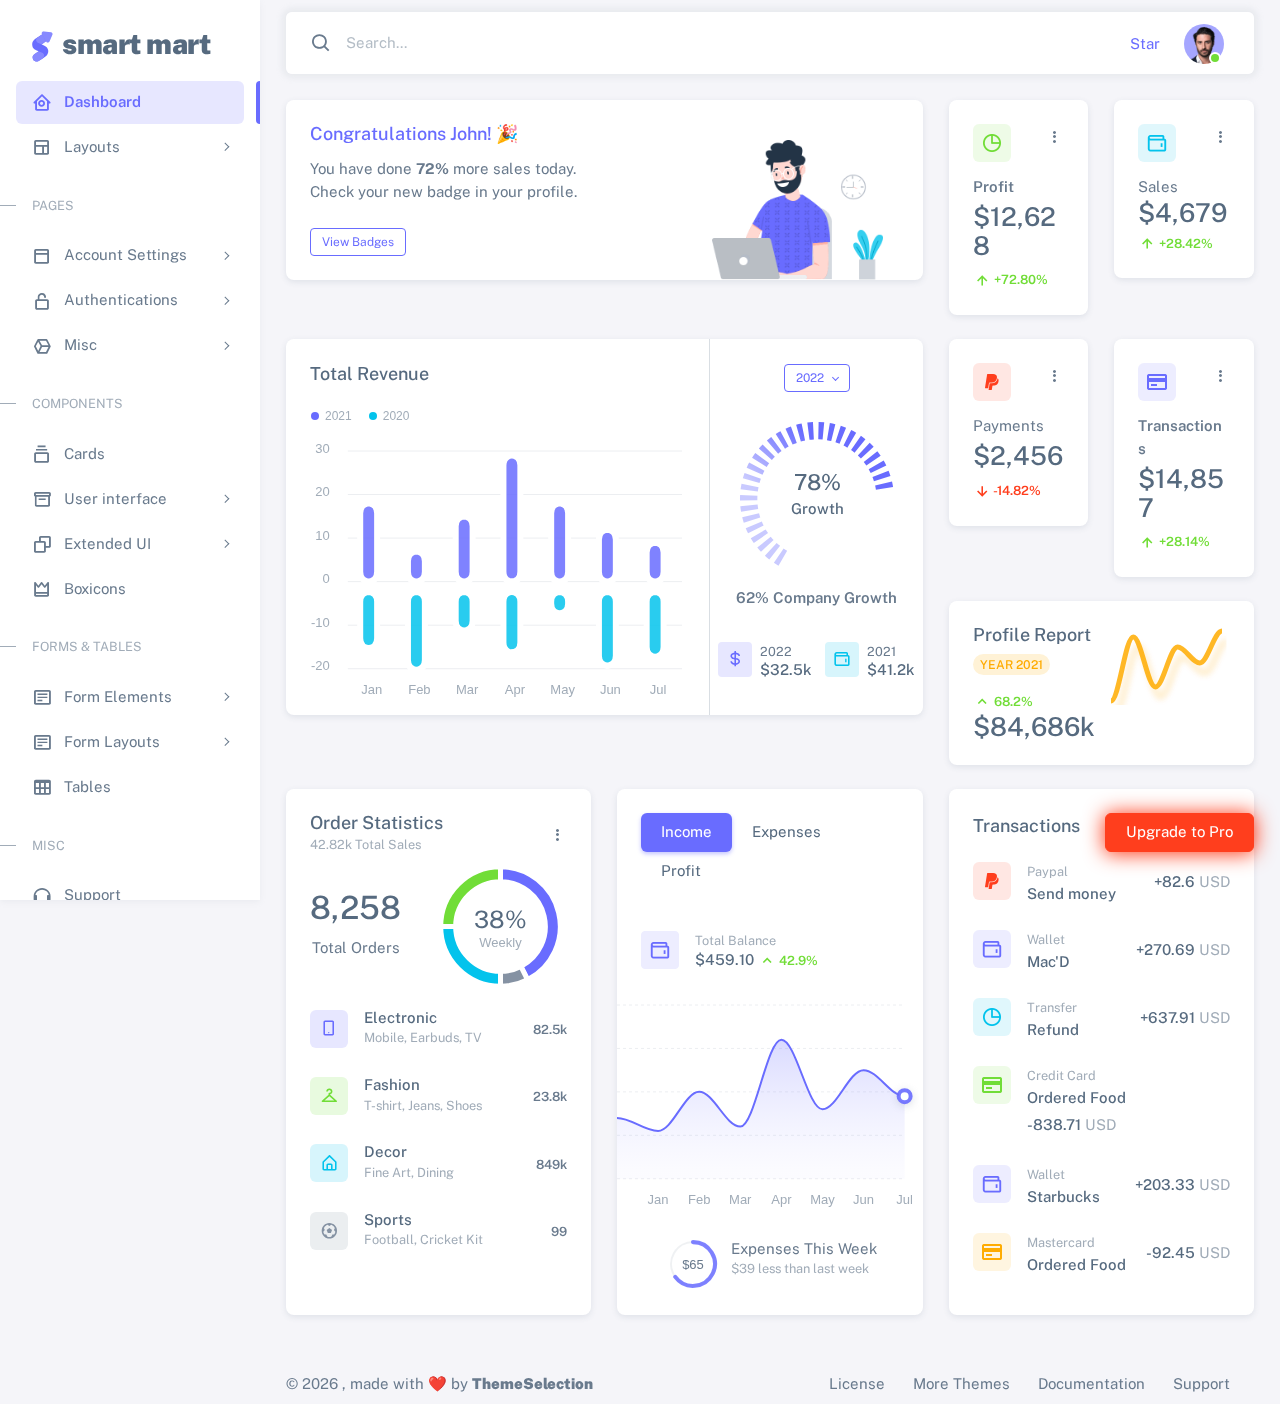
<file: admin/html/index.html>
<!DOCTYPE html>

<html
  lang="en"
  class="light-style layout-menu-fixed"
  dir="ltr"
  data-theme="theme-default"
  data-assets-path="../assets/"
  data-template="vertical-menu-template-free"
>
  <head>
    <meta charset="utf-8" />
    <meta
      name="viewport"
      content="width=device-width, initial-scale=1.0, user-scalable=no, minimum-scale=1.0, maximum-scale=1.0"
    />

    <title>Smartmart-online shopping website</title>

    <meta name="description" content="" />

    <!-- Favicon -->
    <link rel="icon" type="image/x-icon" href="../assets/img/favicon/favicon.ico" />

    <!-- Fonts -->
    <link rel="preconnect" href="https://fonts.googleapis.com" />
    <link rel="preconnect" href="https://fonts.gstatic.com" crossorigin />
    <link
      href="https://fonts.googleapis.com/css2?family=Public+Sans:ital,wght@0,300;0,400;0,500;0,600;0,700;1,300;1,400;1,500;1,600;1,700&display=swap"
      rel="stylesheet"
    />

    <!-- Icons. Uncomment required icon fonts -->
    <link rel="stylesheet" href="../assets/vendor/fonts/boxicons.css" />

    <!-- Core CSS -->
    <link rel="stylesheet" href="../assets/vendor/css/core.css" class="template-customizer-core-css" />
    <link rel="stylesheet" href="../assets/vendor/css/theme-default.css" class="template-customizer-theme-css" />
    <link rel="stylesheet" href="../assets/css/demo.css" />

    <!-- Vendors CSS -->
    <link rel="stylesheet" href="../assets/vendor/libs/perfect-scrollbar/perfect-scrollbar.css" />

    <link rel="stylesheet" href="../assets/vendor/libs/apex-charts/apex-charts.css" />

    <!-- Page CSS -->

    <!-- Helpers -->
    <script src="../assets/vendor/js/helpers.js"></script>

    <!--! Template customizer & Theme config files MUST be included after core stylesheets and helpers.js in the <head> section -->
    <!--? Config:  Mandatory theme config file contain global vars & default theme options, Set your preferred theme option in this file.  -->
    <script src="../assets/js/config.js"></script>
  </head>

  <body>
    <!-- Layout wrapper -->
    <div class="layout-wrapper layout-content-navbar">
      <div class="layout-container">
        <!-- Menu -->

        <aside id="layout-menu" class="layout-menu menu-vertical menu bg-menu-theme">
          <div class="app-brand demo">
            <a href="index.html" class="app-brand-link">
              <span class="app-brand-logo demo">
                <svg
                  width="25"
                  viewBox="0 0 25 42"
                  version="1.1"
                  xmlns="http://www.w3.org/2000/svg"
                  xmlns:xlink="http://www.w3.org/1999/xlink"
                >
                  <defs>
                    <path
                      d="M13.7918663,0.358365126 L3.39788168,7.44174259 C0.566865006,9.69408886 -0.379795268,12.4788597 0.557900856,15.7960551 C0.68998853,16.2305145 1.09562888,17.7872135 3.12357076,19.2293357 C3.8146334,19.7207684 5.32369333,20.3834223 7.65075054,21.2172976 L7.59773219,21.2525164 L2.63468769,24.5493413 C0.445452254,26.3002124 0.0884951797,28.5083815 1.56381646,31.1738486 C2.83770406,32.8170431 5.20850219,33.2640127 7.09180128,32.5391577 C8.347334,32.0559211 11.4559176,30.0011079 16.4175519,26.3747182 C18.0338572,24.4997857 18.6973423,22.4544883 18.4080071,20.2388261 C17.963753,17.5346866 16.1776345,15.5799961 13.0496516,14.3747546 L10.9194936,13.4715819 L18.6192054,7.984237 L13.7918663,0.358365126 Z"
                      id="path-1"
                    ></path>
                    <path
                      d="M5.47320593,6.00457225 C4.05321814,8.216144 4.36334763,10.0722806 6.40359441,11.5729822 C8.61520715,12.571656 10.0999176,13.2171421 10.8577257,13.5094407 L15.5088241,14.433041 L18.6192054,7.984237 C15.5364148,3.11535317 13.9273018,0.573395879 13.7918663,0.358365126 C13.5790555,0.511491653 10.8061687,2.3935607 5.47320593,6.00457225 Z"
                      id="path-3"
                    ></path>
                    <path
                      d="M7.50063644,21.2294429 L12.3234468,23.3159332 C14.1688022,24.7579751 14.397098,26.4880487 13.008334,28.506154 C11.6195701,30.5242593 10.3099883,31.790241 9.07958868,32.3040991 C5.78142938,33.4346997 4.13234973,34 4.13234973,34 C4.13234973,34 2.75489982,33.0538207 2.37032616e-14,31.1614621 C-0.55822714,27.8186216 -0.55822714,26.0572515 -4.05231404e-15,25.8773518 C0.83734071,25.6075023 2.77988457,22.8248993 3.3049379,22.52991 C3.65497346,22.3332504 5.05353963,21.8997614 7.50063644,21.2294429 Z"
                      id="path-4"
                    ></path>
                    <path
                      d="M20.6,7.13333333 L25.6,13.8 C26.2627417,14.6836556 26.0836556,15.9372583 25.2,16.6 C24.8538077,16.8596443 24.4327404,17 24,17 L14,17 C12.8954305,17 12,16.1045695 12,15 C12,14.5672596 12.1403557,14.1461923 12.4,13.8 L17.4,7.13333333 C18.0627417,6.24967773 19.3163444,6.07059163 20.2,6.73333333 C20.3516113,6.84704183 20.4862915,6.981722 20.6,7.13333333 Z"
                      id="path-5"
                    ></path>
                  </defs>
                  <g id="g-app-brand" stroke="none" stroke-width="1" fill="none" fill-rule="evenodd">
                    <g id="Brand-Logo" transform="translate(-27.000000, -15.000000)">
                      <g id="Icon" transform="translate(27.000000, 15.000000)">
                        <g id="Mask" transform="translate(0.000000, 8.000000)">
                          <mask id="mask-2" fill="white">
                            <use xlink:href="#path-1"></use>
                          </mask>
                          <use fill="#696cff" xlink:href="#path-1"></use>
                          <g id="Path-3" mask="url(#mask-2)">
                            <use fill="#696cff" xlink:href="#path-3"></use>
                            <use fill-opacity="0.2" fill="#FFFFFF" xlink:href="#path-3"></use>
                          </g>
                          <g id="Path-4" mask="url(#mask-2)">
                            <use fill="#696cff" xlink:href="#path-4"></use>
                            <use fill-opacity="0.2" fill="#FFFFFF" xlink:href="#path-4"></use>
                          </g>
                        </g>
                        <g
                          id="Triangle"
                          transform="translate(19.000000, 11.000000) rotate(-300.000000) translate(-19.000000, -11.000000) "
                        >
                          <use fill="#696cff" xlink:href="#path-5"></use>
                          <use fill-opacity="0.2" fill="#FFFFFF" xlink:href="#path-5"></use>
                        </g>
                      </g>
                    </g>
                  </g>
                </svg>
              </span>
              <span class="app-brand-text demo menu-text fw-bolder ms-2">Smart Mart</span>
            </a>

            <a href="javascript:void(0);" class="layout-menu-toggle menu-link text-large ms-auto d-block d-xl-none">
              <i class="bx bx-chevron-left bx-sm align-middle"></i>
            </a>
          </div>

          <div class="menu-inner-shadow"></div>

          <ul class="menu-inner py-1">
            <!-- Dashboard -->
            <li class="menu-item active">
              <a href="index.html" class="menu-link">
                <i class="menu-icon tf-icons bx bx-home-circle"></i>
                <div data-i18n="Analytics">Dashboard</div>
              </a>
            </li>

            <!-- Layouts -->
            <li class="menu-item">
              <a href="javascript:void(0);" class="menu-link menu-toggle">
                <i class="menu-icon tf-icons bx bx-layout"></i>
                <div data-i18n="Layouts">Layouts</div>
              </a>

              <ul class="menu-sub">
                <li class="menu-item">
                  <a href="layouts-without-menu.html" class="menu-link">
                    <div data-i18n="Without menu">Without menu</div>
                  </a>
                </li>
                <li class="menu-item">
                  <a href="layouts-without-navbar.html" class="menu-link">
                    <div data-i18n="Without navbar">Without navbar</div>
                  </a>
                </li>
                <li class="menu-item">
                  <a href="layouts-container.html" class="menu-link">
                    <div data-i18n="Container">Container</div>
                  </a>
                </li>
                <li class="menu-item">
                  <a href="layouts-fluid.html" class="menu-link">
                    <div data-i18n="Fluid">Fluid</div>
                  </a>
                </li>
                <li class="menu-item">
                  <a href="layouts-blank.html" class="menu-link">
                    <div data-i18n="Blank">Blank</div>
                  </a>
                </li>
              </ul>
            </li>

            <li class="menu-header small text-uppercase">
              <span class="menu-header-text">Pages</span>
            </li>
            <li class="menu-item">
              <a href="javascript:void(0);" class="menu-link menu-toggle">
                <i class="menu-icon tf-icons bx bx-dock-top"></i>
                <div data-i18n="Account Settings">Account Settings</div>
              </a>
              <ul class="menu-sub">
                <li class="menu-item">
                  <a href="pages-account-settings-account.html" class="menu-link">
                    <div data-i18n="Account">Account</div>
                  </a>
                </li>
                <li class="menu-item">
                  <a href="pages-account-settings-notifications.html" class="menu-link">
                    <div data-i18n="Notifications">Notifications</div>
                  </a>
                </li>
                <li class="menu-item">
                  <a href="pages-account-settings-connections.html" class="menu-link">
                    <div data-i18n="Connections">Connections</div>
                  </a>
                </li>
              </ul>
            </li>
            <li class="menu-item">
              <a href="javascript:void(0);" class="menu-link menu-toggle">
                <i class="menu-icon tf-icons bx bx-lock-open-alt"></i>
                <div data-i18n="Authentications">Authentications</div>
              </a>
              <ul class="menu-sub">
                <li class="menu-item">
                  <a href="auth-login-basic.html" class="menu-link" target="_blank">
                    <div data-i18n="Basic">Login</div>
                  </a>
                </li>
                <li class="menu-item">
                  <a href="auth-register-basic.html" class="menu-link" target="_blank">
                    <div data-i18n="Basic">Register</div>
                  </a>
                </li>
                <li class="menu-item">
                  <a href="auth-forgot-password-basic.html" class="menu-link" target="_blank">
                    <div data-i18n="Basic">Forgot Password</div>
                  </a>
                </li>
              </ul>
            </li>
            <li class="menu-item">
              <a href="javascript:void(0);" class="menu-link menu-toggle">
                <i class="menu-icon tf-icons bx bx-cube-alt"></i>
                <div data-i18n="Misc">Misc</div>
              </a>
              <ul class="menu-sub">
                <li class="menu-item">
                  <a href="pages-misc-error.html" class="menu-link">
                    <div data-i18n="Error">Error</div>
                  </a>
                </li>
                <li class="menu-item">
                  <a href="pages-misc-under-maintenance.html" class="menu-link">
                    <div data-i18n="Under Maintenance">Under Maintenance</div>
                  </a>
                </li>
              </ul>
            </li>
            <!-- Components -->
            <li class="menu-header small text-uppercase"><span class="menu-header-text">Components</span></li>
            <!-- Cards -->
            <li class="menu-item">
              <a href="cards-basic.html" class="menu-link">
                <i class="menu-icon tf-icons bx bx-collection"></i>
                <div data-i18n="Basic">Cards</div>
              </a>
            </li>
            <!-- User interface -->
            <li class="menu-item">
              <a href="javascript:void(0)" class="menu-link menu-toggle">
                <i class="menu-icon tf-icons bx bx-box"></i>
                <div data-i18n="User interface">User interface</div>
              </a>
              <ul class="menu-sub">
                <li class="menu-item">
                  <a href="ui-accordion.html" class="menu-link">
                    <div data-i18n="Accordion">Accordion</div>
                  </a>
                </li>
                <li class="menu-item">
                  <a href="ui-alerts.html" class="menu-link">
                    <div data-i18n="Alerts">Alerts</div>
                  </a>
                </li>
                <li class="menu-item">
                  <a href="ui-badges.html" class="menu-link">
                    <div data-i18n="Badges">Badges</div>
                  </a>
                </li>
                <li class="menu-item">
                  <a href="ui-buttons.html" class="menu-link">
                    <div data-i18n="Buttons">Buttons</div>
                  </a>
                </li>
                <li class="menu-item">
                  <a href="ui-carousel.html" class="menu-link">
                    <div data-i18n="Carousel">Carousel</div>
                  </a>
                </li>
                <li class="menu-item">
                  <a href="ui-collapse.html" class="menu-link">
                    <div data-i18n="Collapse">Collapse</div>
                  </a>
                </li>
                <li class="menu-item">
                  <a href="ui-dropdowns.html" class="menu-link">
                    <div data-i18n="Dropdowns">Dropdowns</div>
                  </a>
                </li>
                <li class="menu-item">
                  <a href="ui-footer.html" class="menu-link">
                    <div data-i18n="Footer">Footer</div>
                  </a>
                </li>
                <li class="menu-item">
                  <a href="ui-list-groups.html" class="menu-link">
                    <div data-i18n="List Groups">List groups</div>
                  </a>
                </li>
                <li class="menu-item">
                  <a href="ui-modals.html" class="menu-link">
                    <div data-i18n="Modals">Modals</div>
                  </a>
                </li>
                <li class="menu-item">
                  <a href="ui-navbar.html" class="menu-link">
                    <div data-i18n="Navbar">Navbar</div>
                  </a>
                </li>
                <li class="menu-item">
                  <a href="ui-offcanvas.html" class="menu-link">
                    <div data-i18n="Offcanvas">Offcanvas</div>
                  </a>
                </li>
                <li class="menu-item">
                  <a href="ui-pagination-breadcrumbs.html" class="menu-link">
                    <div data-i18n="Pagination &amp; Breadcrumbs">Pagination &amp; Breadcrumbs</div>
                  </a>
                </li>
                <li class="menu-item">
                  <a href="ui-progress.html" class="menu-link">
                    <div data-i18n="Progress">Progress</div>
                  </a>
                </li>
                <li class="menu-item">
                  <a href="ui-spinners.html" class="menu-link">
                    <div data-i18n="Spinners">Spinners</div>
                  </a>
                </li>
                <li class="menu-item">
                  <a href="ui-tabs-pills.html" class="menu-link">
                    <div data-i18n="Tabs &amp; Pills">Tabs &amp; Pills</div>
                  </a>
                </li>
                <li class="menu-item">
                  <a href="ui-toasts.html" class="menu-link">
                    <div data-i18n="Toasts">Toasts</div>
                  </a>
                </li>
                <li class="menu-item">
                  <a href="ui-tooltips-popovers.html" class="menu-link">
                    <div data-i18n="Tooltips & Popovers">Tooltips &amp; popovers</div>
                  </a>
                </li>
                <li class="menu-item">
                  <a href="ui-typography.html" class="menu-link">
                    <div data-i18n="Typography">Typography</div>
                  </a>
                </li>
              </ul>
            </li>

            <!-- Extended components -->
            <li class="menu-item">
              <a href="javascript:void(0)" class="menu-link menu-toggle">
                <i class="menu-icon tf-icons bx bx-copy"></i>
                <div data-i18n="Extended UI">Extended UI</div>
              </a>
              <ul class="menu-sub">
                <li class="menu-item">
                  <a href="extended-ui-perfect-scrollbar.html" class="menu-link">
                    <div data-i18n="Perfect Scrollbar">Perfect scrollbar</div>
                  </a>
                </li>
                <li class="menu-item">
                  <a href="extended-ui-text-divider.html" class="menu-link">
                    <div data-i18n="Text Divider">Text Divider</div>
                  </a>
                </li>
              </ul>
            </li>

            <li class="menu-item">
              <a href="icons-boxicons.html" class="menu-link">
                <i class="menu-icon tf-icons bx bx-crown"></i>
                <div data-i18n="Boxicons">Boxicons</div>
              </a>
            </li>

            <!-- Forms & Tables -->
            <li class="menu-header small text-uppercase"><span class="menu-header-text">Forms &amp; Tables</span></li>
            <!-- Forms -->
            <li class="menu-item">
              <a href="javascript:void(0);" class="menu-link menu-toggle">
                <i class="menu-icon tf-icons bx bx-detail"></i>
                <div data-i18n="Form Elements">Form Elements</div>
              </a>
              <ul class="menu-sub">
                <li class="menu-item">
                  <a href="forms-basic-inputs.html" class="menu-link">
                    <div data-i18n="Basic Inputs">Basic Inputs</div>
                  </a>
                </li>
                <li class="menu-item">
                  <a href="forms-input-groups.html" class="menu-link">
                    <div data-i18n="Input groups">Input groups</div>
                  </a>
                </li>
              </ul>
            </li>
            <li class="menu-item">
              <a href="javascript:void(0);" class="menu-link menu-toggle">
                <i class="menu-icon tf-icons bx bx-detail"></i>
                <div data-i18n="Form Layouts">Form Layouts</div>
              </a>
              <ul class="menu-sub">
                <li class="menu-item">
                  <a href="form-layouts-vertical.html" class="menu-link">
                    <div data-i18n="Vertical Form">Vertical Form</div>
                  </a>
                </li>
                <li class="menu-item">
                  <a href="form-layouts-horizontal.html" class="menu-link">
                    <div data-i18n="Horizontal Form">Horizontal Form</div>
                  </a>
                </li>
              </ul>
            </li>
            <!-- Tables -->
            <li class="menu-item">
              <a href="tables-basic.html" class="menu-link">
                <i class="menu-icon tf-icons bx bx-table"></i>
                <div data-i18n="Tables">Tables</div>
              </a>
            </li>
            <!-- Misc -->
            <li class="menu-header small text-uppercase"><span class="menu-header-text">Misc</span></li>
            <li class="menu-item">
              <a
                href="https://github.com/themeselection/sneat-html-admin-template-free/issues"
                target="_blank"
                class="menu-link"
              >
                <i class="menu-icon tf-icons bx bx-support"></i>
                <div data-i18n="Support">Support</div>
              </a>
            </li>
            <li class="menu-item">
              <a
                href="https://themeselection.com/demo/sneat-bootstrap-html-admin-template/documentation/"
                target="_blank"
                class="menu-link"
              >
                <i class="menu-icon tf-icons bx bx-file"></i>
                <div data-i18n="Documentation">Documentation</div>
              </a>
            </li>
          </ul>
        </aside>
        <!-- / Menu -->

        <!-- Layout container -->
        <div class="layout-page">
          <!-- Navbar -->

          <nav
            class="layout-navbar container-xxl navbar navbar-expand-xl navbar-detached align-items-center bg-navbar-theme"
            id="layout-navbar"
          >
            <div class="layout-menu-toggle navbar-nav align-items-xl-center me-3 me-xl-0 d-xl-none">
              <a class="nav-item nav-link px-0 me-xl-4" href="javascript:void(0)">
                <i class="bx bx-menu bx-sm"></i>
              </a>
            </div>

            <div class="navbar-nav-right d-flex align-items-center" id="navbar-collapse">
              <!-- Search -->
              <div class="navbar-nav align-items-center">
                <div class="nav-item d-flex align-items-center">
                  <i class="bx bx-search fs-4 lh-0"></i>
                  <input
                    type="text"
                    class="form-control border-0 shadow-none"
                    placeholder="Search..."
                    aria-label="Search..."
                  />
                </div>
              </div>
              <!-- /Search -->

              <ul class="navbar-nav flex-row align-items-center ms-auto">
                <!-- Place this tag where you want the button to render. -->
                <li class="nav-item lh-1 me-3">
                  <a
                    class="github-button"
                    href="https://github.com/themeselection/sneat-html-admin-template-free"
                    data-icon="octicon-star"
                    data-size="large"
                    data-show-count="true"
                    aria-label="Star themeselection/sneat-html-admin-template-free on GitHub"
                    >Star</a
                  >
                </li>

                <!-- User -->
                <li class="nav-item navbar-dropdown dropdown-user dropdown">
                  <a class="nav-link dropdown-toggle hide-arrow" href="javascript:void(0);" data-bs-toggle="dropdown">
                    <div class="avatar avatar-online">
                      <img src="../assets/img/avatars/1.png" alt class="w-px-40 h-auto rounded-circle" />
                    </div>
                  </a>
                  <ul class="dropdown-menu dropdown-menu-end">
                    <li>
                      <a class="dropdown-item" href="#">
                        <div class="d-flex">
                          <div class="flex-shrink-0 me-3">
                            <div class="avatar avatar-online">
                              <img src="../assets/img/avatars/1.png" alt class="w-px-40 h-auto rounded-circle" />
                            </div>
                          </div>
                          <div class="flex-grow-1">
                            <span class="fw-semibold d-block">John Doe</span>
                            <small class="text-muted">Admin</small>
                          </div>
                        </div>
                      </a>
                    </li>
                    <li>
                      <div class="dropdown-divider"></div>
                    </li>
                    <li>
                      <a class="dropdown-item" href="#">
                        <i class="bx bx-user me-2"></i>
                        <span class="align-middle">My Profile</span>
                      </a>
                    </li>
                    <li>
                      <a class="dropdown-item" href="#">
                        <i class="bx bx-cog me-2"></i>
                        <span class="align-middle">Settings</span>
                      </a>
                    </li>
                    <li>
                      <a class="dropdown-item" href="#">
                        <span class="d-flex align-items-center align-middle">
                          <i class="flex-shrink-0 bx bx-credit-card me-2"></i>
                          <span class="flex-grow-1 align-middle">Billing</span>
                          <span class="flex-shrink-0 badge badge-center rounded-pill bg-danger w-px-20 h-px-20">4</span>
                        </span>
                      </a>
                    </li>
                    <li>
                      <div class="dropdown-divider"></div>
                    </li>
                    <li>
                      <a class="dropdown-item" href="auth-login-basic.html">
                        <i class="bx bx-power-off me-2"></i>
                        <span class="align-middle">Log Out</span>
                      </a>
                    </li>
                  </ul>
                </li>
                <!--/ User -->
              </ul>
            </div>
          </nav>

          <!-- / Navbar -->

          <!-- Content wrapper -->
          <div class="content-wrapper">
            <!-- Content -->

            <div class="container-xxl flex-grow-1 container-p-y">
              <div class="row">
                <div class="col-lg-8 mb-4 order-0">
                  <div class="card">
                    <div class="d-flex align-items-end row">
                      <div class="col-sm-7">
                        <div class="card-body">
                          <h5 class="card-title text-primary">Congratulations John! 🎉</h5>
                          <p class="mb-4">
                            You have done <span class="fw-bold">72%</span> more sales today. Check your new badge in
                            your profile.
                          </p>

                          <a href="javascript:;" class="btn btn-sm btn-outline-primary">View Badges</a>
                        </div>
                      </div>
                      <div class="col-sm-5 text-center text-sm-left">
                        <div class="card-body pb-0 px-0 px-md-4">
                          <img
                            src="../assets/img/illustrations/man-with-laptop-light.png"
                            height="140"
                            alt="View Badge User"
                            data-app-dark-img="illustrations/man-with-laptop-dark.png"
                            data-app-light-img="illustrations/man-with-laptop-light.png"
                          />
                        </div>
                      </div>
                    </div>
                  </div>
                </div>
                <div class="col-lg-4 col-md-4 order-1">
                  <div class="row">
                    <div class="col-lg-6 col-md-12 col-6 mb-4">
                      <div class="card">
                        <div class="card-body">
                          <div class="card-title d-flex align-items-start justify-content-between">
                            <div class="avatar flex-shrink-0">
                              <img
                                src="../assets/img/icons/unicons/chart-success.png"
                                alt="chart success"
                                class="rounded"
                              />
                            </div>
                            <div class="dropdown">
                              <button
                                class="btn p-0"
                                type="button"
                                id="cardOpt3"
                                data-bs-toggle="dropdown"
                                aria-haspopup="true"
                                aria-expanded="false"
                              >
                                <i class="bx bx-dots-vertical-rounded"></i>
                              </button>
                              <div class="dropdown-menu dropdown-menu-end" aria-labelledby="cardOpt3">
                                <a class="dropdown-item" href="javascript:void(0);">View More</a>
                                <a class="dropdown-item" href="javascript:void(0);">Delete</a>
                              </div>
                            </div>
                          </div>
                          <span class="fw-semibold d-block mb-1">Profit</span>
                          <h3 class="card-title mb-2">$12,628</h3>
                          <small class="text-success fw-semibold"><i class="bx bx-up-arrow-alt"></i> +72.80%</small>
                        </div>
                      </div>
                    </div>
                    <div class="col-lg-6 col-md-12 col-6 mb-4">
                      <div class="card">
                        <div class="card-body">
                          <div class="card-title d-flex align-items-start justify-content-between">
                            <div class="avatar flex-shrink-0">
                              <img
                                src="../assets/img/icons/unicons/wallet-info.png"
                                alt="Credit Card"
                                class="rounded"
                              />
                            </div>
                            <div class="dropdown">
                              <button
                                class="btn p-0"
                                type="button"
                                id="cardOpt6"
                                data-bs-toggle="dropdown"
                                aria-haspopup="true"
                                aria-expanded="false"
                              >
                                <i class="bx bx-dots-vertical-rounded"></i>
                              </button>
                              <div class="dropdown-menu dropdown-menu-end" aria-labelledby="cardOpt6">
                                <a class="dropdown-item" href="javascript:void(0);">View More</a>
                                <a class="dropdown-item" href="javascript:void(0);">Delete</a>
                              </div>
                            </div>
                          </div>
                          <span>Sales</span>
                          <h3 class="card-title text-nowrap mb-1">$4,679</h3>
                          <small class="text-success fw-semibold"><i class="bx bx-up-arrow-alt"></i> +28.42%</small>
                        </div>
                      </div>
                    </div>
                  </div>
                </div>
                <!-- Total Revenue -->
                <div class="col-12 col-lg-8 order-2 order-md-3 order-lg-2 mb-4">
                  <div class="card">
                    <div class="row row-bordered g-0">
                      <div class="col-md-8">
                        <h5 class="card-header m-0 me-2 pb-3">Total Revenue</h5>
                        <div id="totalRevenueChart" class="px-2"></div>
                      </div>
                      <div class="col-md-4">
                        <div class="card-body">
                          <div class="text-center">
                            <div class="dropdown">
                              <button
                                class="btn btn-sm btn-outline-primary dropdown-toggle"
                                type="button"
                                id="growthReportId"
                                data-bs-toggle="dropdown"
                                aria-haspopup="true"
                                aria-expanded="false"
                              >
                                2022
                              </button>
                              <div class="dropdown-menu dropdown-menu-end" aria-labelledby="growthReportId">
                                <a class="dropdown-item" href="javascript:void(0);">2021</a>
                                <a class="dropdown-item" href="javascript:void(0);">2020</a>
                                <a class="dropdown-item" href="javascript:void(0);">2019</a>
                              </div>
                            </div>
                          </div>
                        </div>
                        <div id="growthChart"></div>
                        <div class="text-center fw-semibold pt-3 mb-2">62% Company Growth</div>

                        <div class="d-flex px-xxl-4 px-lg-2 p-4 gap-xxl-3 gap-lg-1 gap-3 justify-content-between">
                          <div class="d-flex">
                            <div class="me-2">
                              <span class="badge bg-label-primary p-2"><i class="bx bx-dollar text-primary"></i></span>
                            </div>
                            <div class="d-flex flex-column">
                              <small>2022</small>
                              <h6 class="mb-0">$32.5k</h6>
                            </div>
                          </div>
                          <div class="d-flex">
                            <div class="me-2">
                              <span class="badge bg-label-info p-2"><i class="bx bx-wallet text-info"></i></span>
                            </div>
                            <div class="d-flex flex-column">
                              <small>2021</small>
                              <h6 class="mb-0">$41.2k</h6>
                            </div>
                          </div>
                        </div>
                      </div>
                    </div>
                  </div>
                </div>
                <!--/ Total Revenue -->
                <div class="col-12 col-md-8 col-lg-4 order-3 order-md-2">
                  <div class="row">
                    <div class="col-6 mb-4">
                      <div class="card">
                        <div class="card-body">
                          <div class="card-title d-flex align-items-start justify-content-between">
                            <div class="avatar flex-shrink-0">
                              <img src="../assets/img/icons/unicons/paypal.png" alt="Credit Card" class="rounded" />
                            </div>
                            <div class="dropdown">
                              <button
                                class="btn p-0"
                                type="button"
                                id="cardOpt4"
                                data-bs-toggle="dropdown"
                                aria-haspopup="true"
                                aria-expanded="false"
                              >
                                <i class="bx bx-dots-vertical-rounded"></i>
                              </button>
                              <div class="dropdown-menu dropdown-menu-end" aria-labelledby="cardOpt4">
                                <a class="dropdown-item" href="javascript:void(0);">View More</a>
                                <a class="dropdown-item" href="javascript:void(0);">Delete</a>
                              </div>
                            </div>
                          </div>
                          <span class="d-block mb-1">Payments</span>
                          <h3 class="card-title text-nowrap mb-2">$2,456</h3>
                          <small class="text-danger fw-semibold"><i class="bx bx-down-arrow-alt"></i> -14.82%</small>
                        </div>
                      </div>
                    </div>
                    <div class="col-6 mb-4">
                      <div class="card">
                        <div class="card-body">
                          <div class="card-title d-flex align-items-start justify-content-between">
                            <div class="avatar flex-shrink-0">
                              <img src="../assets/img/icons/unicons/cc-primary.png" alt="Credit Card" class="rounded" />
                            </div>
                            <div class="dropdown">
                              <button
                                class="btn p-0"
                                type="button"
                                id="cardOpt1"
                                data-bs-toggle="dropdown"
                                aria-haspopup="true"
                                aria-expanded="false"
                              >
                                <i class="bx bx-dots-vertical-rounded"></i>
                              </button>
                              <div class="dropdown-menu" aria-labelledby="cardOpt1">
                                <a class="dropdown-item" href="javascript:void(0);">View More</a>
                                <a class="dropdown-item" href="javascript:void(0);">Delete</a>
                              </div>
                            </div>
                          </div>
                          <span class="fw-semibold d-block mb-1">Transactions</span>
                          <h3 class="card-title mb-2">$14,857</h3>
                          <small class="text-success fw-semibold"><i class="bx bx-up-arrow-alt"></i> +28.14%</small>
                        </div>
                      </div>
                    </div>
                    <!-- </div>
    <div class="row"> -->
                    <div class="col-12 mb-4">
                      <div class="card">
                        <div class="card-body">
                          <div class="d-flex justify-content-between flex-sm-row flex-column gap-3">
                            <div class="d-flex flex-sm-column flex-row align-items-start justify-content-between">
                              <div class="card-title">
                                <h5 class="text-nowrap mb-2">Profile Report</h5>
                                <span class="badge bg-label-warning rounded-pill">Year 2021</span>
                              </div>
                              <div class="mt-sm-auto">
                                <small class="text-success text-nowrap fw-semibold"
                                  ><i class="bx bx-chevron-up"></i> 68.2%</small
                                >
                                <h3 class="mb-0">$84,686k</h3>
                              </div>
                            </div>
                            <div id="profileReportChart"></div>
                          </div>
                        </div>
                      </div>
                    </div>
                  </div>
                </div>
              </div>
              <div class="row">
                <!-- Order Statistics -->
                <div class="col-md-6 col-lg-4 col-xl-4 order-0 mb-4">
                  <div class="card h-100">
                    <div class="card-header d-flex align-items-center justify-content-between pb-0">
                      <div class="card-title mb-0">
                        <h5 class="m-0 me-2">Order Statistics</h5>
                        <small class="text-muted">42.82k Total Sales</small>
                      </div>
                      <div class="dropdown">
                        <button
                          class="btn p-0"
                          type="button"
                          id="orederStatistics"
                          data-bs-toggle="dropdown"
                          aria-haspopup="true"
                          aria-expanded="false"
                        >
                          <i class="bx bx-dots-vertical-rounded"></i>
                        </button>
                        <div class="dropdown-menu dropdown-menu-end" aria-labelledby="orederStatistics">
                          <a class="dropdown-item" href="javascript:void(0);">Select All</a>
                          <a class="dropdown-item" href="javascript:void(0);">Refresh</a>
                          <a class="dropdown-item" href="javascript:void(0);">Share</a>
                        </div>
                      </div>
                    </div>
                    <div class="card-body">
                      <div class="d-flex justify-content-between align-items-center mb-3">
                        <div class="d-flex flex-column align-items-center gap-1">
                          <h2 class="mb-2">8,258</h2>
                          <span>Total Orders</span>
                        </div>
                        <div id="orderStatisticsChart"></div>
                      </div>
                      <ul class="p-0 m-0">
                        <li class="d-flex mb-4 pb-1">
                          <div class="avatar flex-shrink-0 me-3">
                            <span class="avatar-initial rounded bg-label-primary"
                              ><i class="bx bx-mobile-alt"></i
                            ></span>
                          </div>
                          <div class="d-flex w-100 flex-wrap align-items-center justify-content-between gap-2">
                            <div class="me-2">
                              <h6 class="mb-0">Electronic</h6>
                              <small class="text-muted">Mobile, Earbuds, TV</small>
                            </div>
                            <div class="user-progress">
                              <small class="fw-semibold">82.5k</small>
                            </div>
                          </div>
                        </li>
                        <li class="d-flex mb-4 pb-1">
                          <div class="avatar flex-shrink-0 me-3">
                            <span class="avatar-initial rounded bg-label-success"><i class="bx bx-closet"></i></span>
                          </div>
                          <div class="d-flex w-100 flex-wrap align-items-center justify-content-between gap-2">
                            <div class="me-2">
                              <h6 class="mb-0">Fashion</h6>
                              <small class="text-muted">T-shirt, Jeans, Shoes</small>
                            </div>
                            <div class="user-progress">
                              <small class="fw-semibold">23.8k</small>
                            </div>
                          </div>
                        </li>
                        <li class="d-flex mb-4 pb-1">
                          <div class="avatar flex-shrink-0 me-3">
                            <span class="avatar-initial rounded bg-label-info"><i class="bx bx-home-alt"></i></span>
                          </div>
                          <div class="d-flex w-100 flex-wrap align-items-center justify-content-between gap-2">
                            <div class="me-2">
                              <h6 class="mb-0">Decor</h6>
                              <small class="text-muted">Fine Art, Dining</small>
                            </div>
                            <div class="user-progress">
                              <small class="fw-semibold">849k</small>
                            </div>
                          </div>
                        </li>
                        <li class="d-flex">
                          <div class="avatar flex-shrink-0 me-3">
                            <span class="avatar-initial rounded bg-label-secondary"
                              ><i class="bx bx-football"></i
                            ></span>
                          </div>
                          <div class="d-flex w-100 flex-wrap align-items-center justify-content-between gap-2">
                            <div class="me-2">
                              <h6 class="mb-0">Sports</h6>
                              <small class="text-muted">Football, Cricket Kit</small>
                            </div>
                            <div class="user-progress">
                              <small class="fw-semibold">99</small>
                            </div>
                          </div>
                        </li>
                      </ul>
                    </div>
                  </div>
                </div>
                <!--/ Order Statistics -->

                <!-- Expense Overview -->
                <div class="col-md-6 col-lg-4 order-1 mb-4">
                  <div class="card h-100">
                    <div class="card-header">
                      <ul class="nav nav-pills" role="tablist">
                        <li class="nav-item">
                          <button
                            type="button"
                            class="nav-link active"
                            role="tab"
                            data-bs-toggle="tab"
                            data-bs-target="#navs-tabs-line-card-income"
                            aria-controls="navs-tabs-line-card-income"
                            aria-selected="true"
                          >
                            Income
                          </button>
                        </li>
                        <li class="nav-item">
                          <button type="button" class="nav-link" role="tab">Expenses</button>
                        </li>
                        <li class="nav-item">
                          <button type="button" class="nav-link" role="tab">Profit</button>
                        </li>
                      </ul>
                    </div>
                    <div class="card-body px-0">
                      <div class="tab-content p-0">
                        <div class="tab-pane fade show active" id="navs-tabs-line-card-income" role="tabpanel">
                          <div class="d-flex p-4 pt-3">
                            <div class="avatar flex-shrink-0 me-3">
                              <img src="../assets/img/icons/unicons/wallet.png" alt="User" />
                            </div>
                            <div>
                              <small class="text-muted d-block">Total Balance</small>
                              <div class="d-flex align-items-center">
                                <h6 class="mb-0 me-1">$459.10</h6>
                                <small class="text-success fw-semibold">
                                  <i class="bx bx-chevron-up"></i>
                                  42.9%
                                </small>
                              </div>
                            </div>
                          </div>
                          <div id="incomeChart"></div>
                          <div class="d-flex justify-content-center pt-4 gap-2">
                            <div class="flex-shrink-0">
                              <div id="expensesOfWeek"></div>
                            </div>
                            <div>
                              <p class="mb-n1 mt-1">Expenses This Week</p>
                              <small class="text-muted">$39 less than last week</small>
                            </div>
                          </div>
                        </div>
                      </div>
                    </div>
                  </div>
                </div>
                <!--/ Expense Overview -->

                <!-- Transactions -->
                <div class="col-md-6 col-lg-4 order-2 mb-4">
                  <div class="card h-100">
                    <div class="card-header d-flex align-items-center justify-content-between">
                      <h5 class="card-title m-0 me-2">Transactions</h5>
                      <div class="dropdown">
                        <button
                          class="btn p-0"
                          type="button"
                          id="transactionID"
                          data-bs-toggle="dropdown"
                          aria-haspopup="true"
                          aria-expanded="false"
                        >
                          <i class="bx bx-dots-vertical-rounded"></i>
                        </button>
                        <div class="dropdown-menu dropdown-menu-end" aria-labelledby="transactionID">
                          <a class="dropdown-item" href="javascript:void(0);">Last 28 Days</a>
                          <a class="dropdown-item" href="javascript:void(0);">Last Month</a>
                          <a class="dropdown-item" href="javascript:void(0);">Last Year</a>
                        </div>
                      </div>
                    </div>
                    <div class="card-body">
                      <ul class="p-0 m-0">
                        <li class="d-flex mb-4 pb-1">
                          <div class="avatar flex-shrink-0 me-3">
                            <img src="../assets/img/icons/unicons/paypal.png" alt="User" class="rounded" />
                          </div>
                          <div class="d-flex w-100 flex-wrap align-items-center justify-content-between gap-2">
                            <div class="me-2">
                              <small class="text-muted d-block mb-1">Paypal</small>
                              <h6 class="mb-0">Send money</h6>
                            </div>
                            <div class="user-progress d-flex align-items-center gap-1">
                              <h6 class="mb-0">+82.6</h6>
                              <span class="text-muted">USD</span>
                            </div>
                          </div>
                        </li>
                        <li class="d-flex mb-4 pb-1">
                          <div class="avatar flex-shrink-0 me-3">
                            <img src="../assets/img/icons/unicons/wallet.png" alt="User" class="rounded" />
                          </div>
                          <div class="d-flex w-100 flex-wrap align-items-center justify-content-between gap-2">
                            <div class="me-2">
                              <small class="text-muted d-block mb-1">Wallet</small>
                              <h6 class="mb-0">Mac'D</h6>
                            </div>
                            <div class="user-progress d-flex align-items-center gap-1">
                              <h6 class="mb-0">+270.69</h6>
                              <span class="text-muted">USD</span>
                            </div>
                          </div>
                        </li>
                        <li class="d-flex mb-4 pb-1">
                          <div class="avatar flex-shrink-0 me-3">
                            <img src="../assets/img/icons/unicons/chart.png" alt="User" class="rounded" />
                          </div>
                          <div class="d-flex w-100 flex-wrap align-items-center justify-content-between gap-2">
                            <div class="me-2">
                              <small class="text-muted d-block mb-1">Transfer</small>
                              <h6 class="mb-0">Refund</h6>
                            </div>
                            <div class="user-progress d-flex align-items-center gap-1">
                              <h6 class="mb-0">+637.91</h6>
                              <span class="text-muted">USD</span>
                            </div>
                          </div>
                        </li>
                        <li class="d-flex mb-4 pb-1">
                          <div class="avatar flex-shrink-0 me-3">
                            <img src="../assets/img/icons/unicons/cc-success.png" alt="User" class="rounded" />
                          </div>
                          <div class="d-flex w-100 flex-wrap align-items-center justify-content-between gap-2">
                            <div class="me-2">
                              <small class="text-muted d-block mb-1">Credit Card</small>
                              <h6 class="mb-0">Ordered Food</h6>
                            </div>
                            <div class="user-progress d-flex align-items-center gap-1">
                              <h6 class="mb-0">-838.71</h6>
                              <span class="text-muted">USD</span>
                            </div>
                          </div>
                        </li>
                        <li class="d-flex mb-4 pb-1">
                          <div class="avatar flex-shrink-0 me-3">
                            <img src="../assets/img/icons/unicons/wallet.png" alt="User" class="rounded" />
                          </div>
                          <div class="d-flex w-100 flex-wrap align-items-center justify-content-between gap-2">
                            <div class="me-2">
                              <small class="text-muted d-block mb-1">Wallet</small>
                              <h6 class="mb-0">Starbucks</h6>
                            </div>
                            <div class="user-progress d-flex align-items-center gap-1">
                              <h6 class="mb-0">+203.33</h6>
                              <span class="text-muted">USD</span>
                            </div>
                          </div>
                        </li>
                        <li class="d-flex">
                          <div class="avatar flex-shrink-0 me-3">
                            <img src="../assets/img/icons/unicons/cc-warning.png" alt="User" class="rounded" />
                          </div>
                          <div class="d-flex w-100 flex-wrap align-items-center justify-content-between gap-2">
                            <div class="me-2">
                              <small class="text-muted d-block mb-1">Mastercard</small>
                              <h6 class="mb-0">Ordered Food</h6>
                            </div>
                            <div class="user-progress d-flex align-items-center gap-1">
                              <h6 class="mb-0">-92.45</h6>
                              <span class="text-muted">USD</span>
                            </div>
                          </div>
                        </li>
                      </ul>
                    </div>
                  </div>
                </div>
                <!--/ Transactions -->
              </div>
            </div>
            <!-- / Content -->

            <!-- Footer -->
            <footer class="content-footer footer bg-footer-theme">
              <div class="container-xxl d-flex flex-wrap justify-content-between py-2 flex-md-row flex-column">
                <div class="mb-2 mb-md-0">
                  ©
                  <script>
                    document.write(new Date().getFullYear());
                  </script>
                  , made with ❤️ by
                  <a href="https://themeselection.com" target="_blank" class="footer-link fw-bolder">ThemeSelection</a>
                </div>
                <div>
                  <a href="https://themeselection.com/license/" class="footer-link me-4" target="_blank">License</a>
                  <a href="https://themeselection.com/" target="_blank" class="footer-link me-4">More Themes</a>

                  <a
                    href="https://themeselection.com/demo/sneat-bootstrap-html-admin-template/documentation/"
                    target="_blank"
                    class="footer-link me-4"
                    >Documentation</a
                  >

                  <a
                    href="https://github.com/themeselection/sneat-html-admin-template-free/issues"
                    target="_blank"
                    class="footer-link me-4"
                    >Support</a
                  >
                </div>
              </div>
            </footer>
            <!-- / Footer -->

            <div class="content-backdrop fade"></div>
          </div>
          <!-- Content wrapper -->
        </div>
        <!-- / Layout page -->
      </div>

      <!-- Overlay -->
      <div class="layout-overlay layout-menu-toggle"></div>
    </div>
    <!-- / Layout wrapper -->

    <div class="buy-now">
      <a
        href="https://themeselection.com/products/sneat-bootstrap-html-admin-template/"
        target="_blank"
        class="btn btn-danger btn-buy-now"
        >Upgrade to Pro</a
      >
    </div>

    <!-- Core JS -->
    <!-- build:js assets/vendor/js/core.js -->
    <script src="../assets/vendor/libs/jquery/jquery.js"></script>
    <script src="../assets/vendor/libs/popper/popper.js"></script>
    <script src="../assets/vendor/js/bootstrap.js"></script>
    <script src="../assets/vendor/libs/perfect-scrollbar/perfect-scrollbar.js"></script>

    <script src="../assets/vendor/js/menu.js"></script>
    <!-- endbuild -->

    <!-- Vendors JS -->
    <script src="../assets/vendor/libs/apex-charts/apexcharts.js"></script>

    <!-- Main JS -->
    <script src="../assets/js/main.js"></script>

    <!-- Page JS -->
    <script src="../assets/js/dashboards-analytics.js"></script>

    <!-- Place this tag in your head or just before your close body tag. -->
    <script async defer src="https://buttons.github.io/buttons.js"></script>
  </body>
</html>
</file>
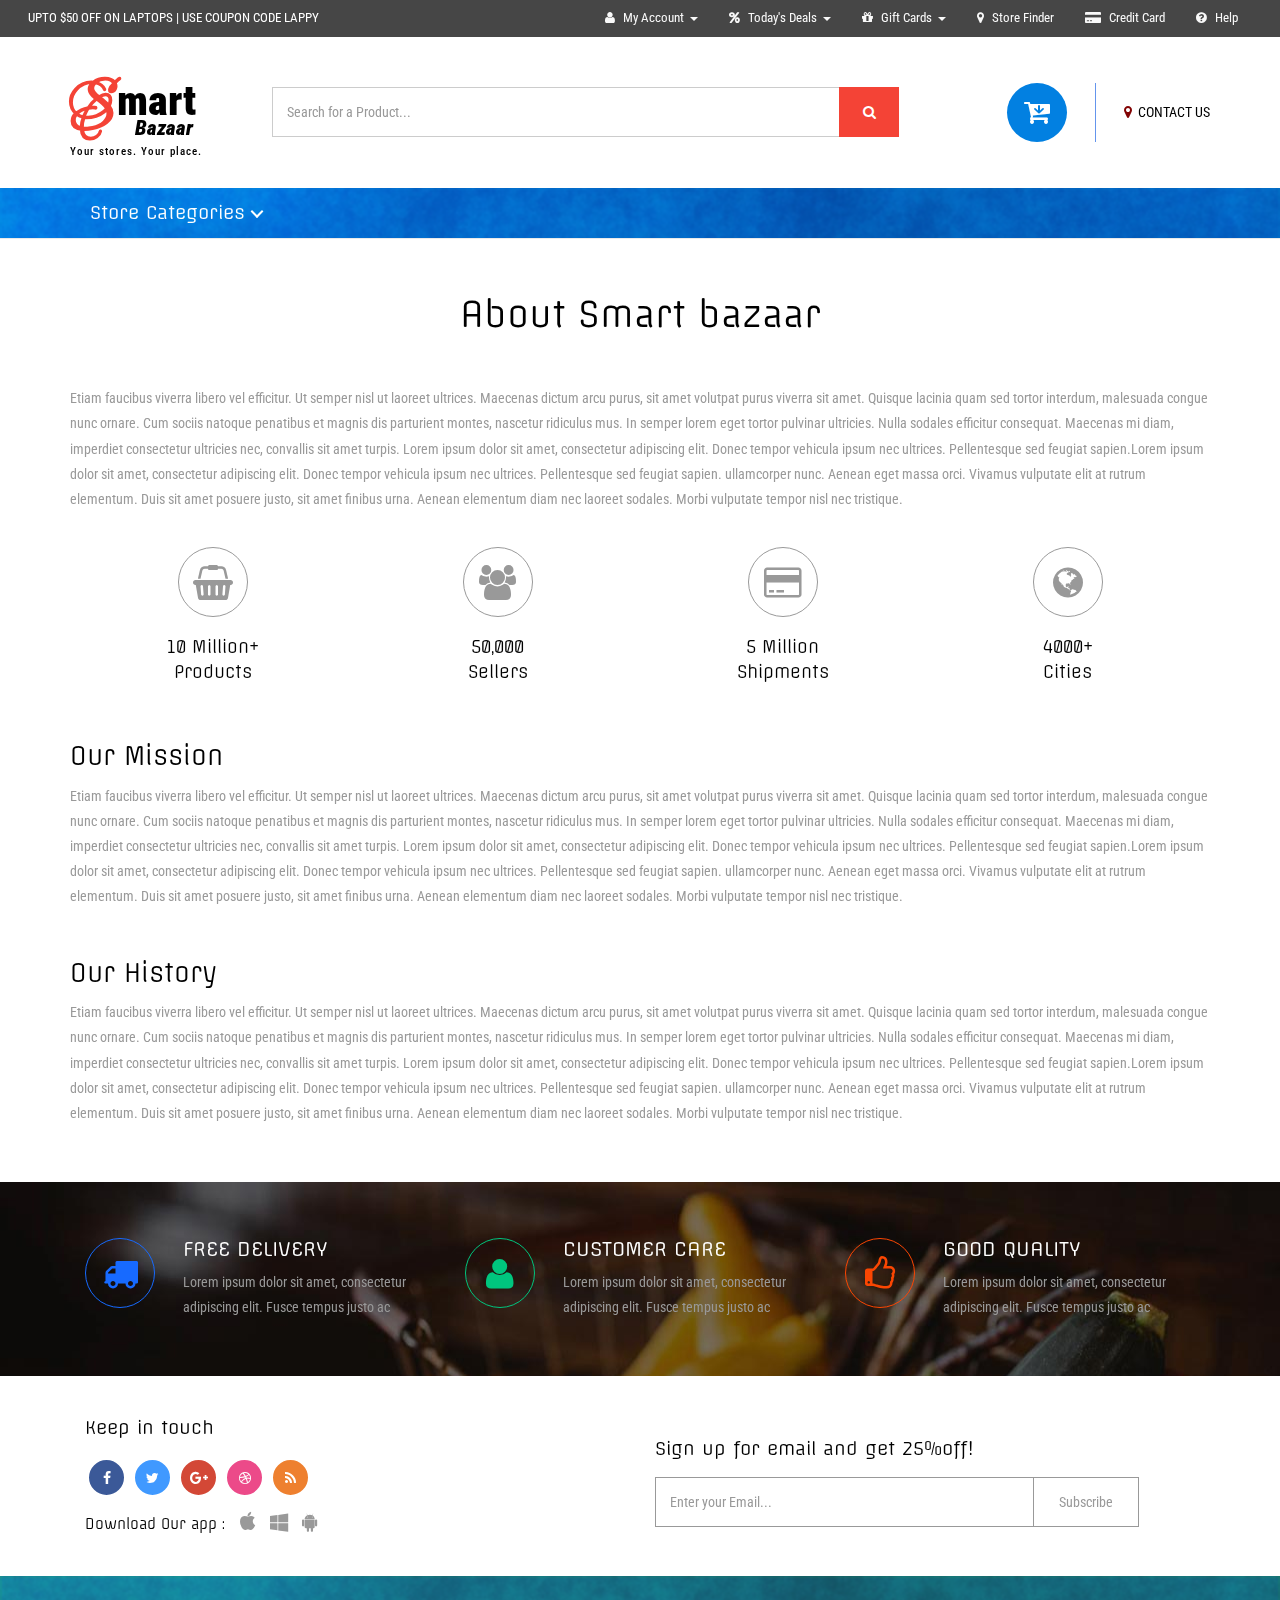
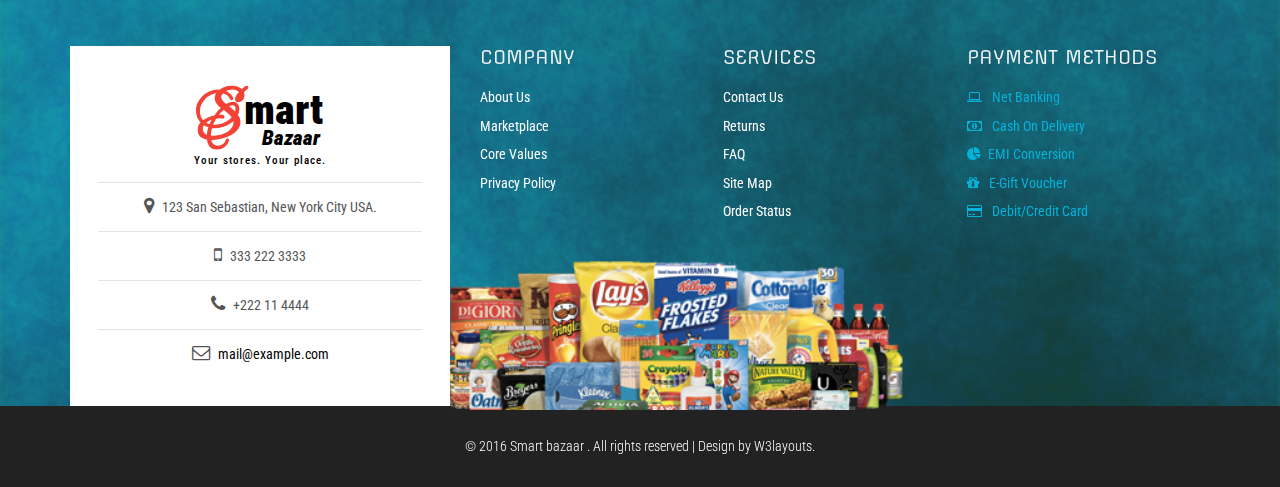
<file: main/about.html>
<!--
Author: W3layouts
Author URL: http://w3layouts.com
License: Creative Commons Attribution 3.0 Unported
License URL: http://creativecommons.org/licenses/by/3.0/
-->
<!DOCTYPE html>
<html lang="en">
<head>
<title>Smart Bazaar an E-commerce Online Shopping Category Flat Bootstrap Responsive Website Template | About :: w3layouts</title>
<meta name="viewport" content="width=device-width, initial-scale=1">
<meta http-equiv="Content-Type" content="text/html; charset=utf-8" />
<meta name="keywords" content="Smart Bazaar Responsive web template, Bootstrap Web Templates, Flat Web Templates, Android Compatible web template, 
SmartPhone Compatible web template, free WebDesigns for Nokia, Samsung, LG, SonyEricsson, Motorola web design" />
<script type="application/x-javascript"> addEventListener("load", function() { setTimeout(hideURLbar, 0); }, false);
		function hideURLbar(){ window.scrollTo(0,1); } </script>
<!-- Custom Theme files -->
<link href="css/bootstrap.css" rel="stylesheet" type="text/css" media="all" />
<link href="css/style.css" rel="stylesheet" type="text/css" media="all" /> 
<link href="css/animate.min.css" rel="stylesheet" type="text/css" media="all" />
<link href="css/menu.css" rel="stylesheet" type="text/css" media="all" /> <!-- menu style -->  
<!-- //Custom Theme files -->
<!-- font-awesome icons -->
<link href="css/font-awesome.css" rel="stylesheet"> 
<!-- //font-awesome icons -->
<!-- js -->
<script src="js/jquery-2.2.3.min.js"></script> 
<script src="js/jquery-scrolltofixed-min.js" type="text/javascript"></script><!-- fixed nav js -->
<script>
    $(document).ready(function() {

        // Dock the header to the top of the window when scrolled past the banner. This is the default behaviour.

        $('.header-two').scrollToFixed();  
        // previous summary up the page.

        var summaries = $('.summary');
        summaries.each(function(i) {
            var summary = $(summaries[i]);
            var next = summaries[i + 1];

            summary.scrollToFixed({
                marginTop: $('.header-two').outerHeight(true) + 10, 
                zIndex: 999
            });
        });
    });
</script>
<!-- //js --> 
<!-- web-fonts -->
<link href='//fonts.googleapis.com/css?family=Roboto+Condensed:400,300,300italic,400italic,700,700italic' rel='stylesheet' type='text/css'>
<link href='//fonts.googleapis.com/css?family=Lovers+Quarrel' rel='stylesheet' type='text/css'>
<link href='//fonts.googleapis.com/css?family=Offside' rel='stylesheet' type='text/css'> 
<!-- web-fonts -->  
<!-- start-smooth-scrolling -->
<script type="text/javascript" src="js/move-top.js"></script>
<script type="text/javascript" src="js/easing.js"></script>	
<script type="text/javascript">
		jQuery(document).ready(function($) {
			$(".scroll").click(function(event){		
				event.preventDefault();
				$('html,body').animate({scrollTop:$(this.hash).offset().top},1000);
			});
		});
</script>
<!-- //end-smooth-scrolling -->
<!-- smooth-scrolling-of-move-up -->
	<script type="text/javascript">
		$(document).ready(function() {
		
			var defaults = {
				containerID: 'toTop', // fading element id
				containerHoverID: 'toTopHover', // fading element hover id
				scrollSpeed: 1200,
				easingType: 'linear' 
			};
			
			$().UItoTop({ easingType: 'easeOutQuart' });
			
		});
	</script>
	<!-- //smooth-scrolling-of-move-up -->
</head>
<body>
	<!-- header -->
	<div class="header">
		<div class="w3ls-header"><!--header-one--> 
			<div class="w3ls-header-left">
				<p><a href="#">UPTO $50 OFF ON LAPTOPS | USE COUPON CODE LAPPY </a></p>
			</div>
			<div class="w3ls-header-right">
				<ul>
					<li class="dropdown head-dpdn">
						<a href="#" class="dropdown-toggle" data-toggle="dropdown"><i class="fa fa-user" aria-hidden="true"></i> My Account<span class="caret"></span></a>
						<ul class="dropdown-menu">
							<li><a href="login.html">Login </a></li> 
							<li><a href="signup.html">Sign Up</a></li> 
							<li><a href="login.html">My Orders</a></li>  
							<li><a href="login.html">Wallet</a></li> 
						</ul> 
					</li> 
					<li class="dropdown head-dpdn">
						<a href="#" class="dropdown-toggle" data-toggle="dropdown"><i class="fa fa-percent" aria-hidden="true"></i> Today's Deals<span class="caret"></span></a>
						<ul class="dropdown-menu">
							<li><a href="offers.html">Cash Back Offers</a></li> 
							<li><a href="offers.html">Product Discounts</a></li>
							<li><a href="offers.html">Special Offers</a></li> 
						</ul> 
					</li> 
					<li class="dropdown head-dpdn">
						<a href="#" class="dropdown-toggle" data-toggle="dropdown"><i class="fa fa-gift" aria-hidden="true"></i> Gift Cards<span class="caret"></span></a>
						<ul class="dropdown-menu">
							<li><a href="offers.html">Product Gift card</a></li> 
							<li><a href="offers.html">Occasions Register</a></li>
							<li><a href="offers.html">View Balance</a></li> 
						</ul> 
					</li> 
					<li class="dropdown head-dpdn">
						<a href="contact.html" class="dropdown-toggle"><i class="fa fa-map-marker" aria-hidden="true"></i> Store Finder</a>
					</li> 
					<li class="dropdown head-dpdn">
						<a href="card.html" class="dropdown-toggle"><i class="fa fa-credit-card-alt" aria-hidden="true"></i> Credit Card</a>
					</li> 
					<li class="dropdown head-dpdn">
						<a href="help.html" class="dropdown-toggle"><i class="fa fa-question-circle" aria-hidden="true"></i> Help</a>
					</li>
				</ul>
			</div>
			<div class="clearfix"> </div> 
		</div>
		<div class="header-two"><!-- header-two -->
			<div class="container">
				<div class="header-logo">
					<h1><a href="index.html"><span>S</span>mart <i>Bazaar</i></a></h1>
					<h6>Your stores. Your place.</h6> 
				</div>	
				<div class="header-search">
					<form action="#" method="post">
						<input type="search" name="Search" placeholder="Search for a Product..." required="">
						<button type="submit" class="btn btn-default" aria-label="Left Align">
							<i class="fa fa-search" aria-hidden="true"> </i>
						</button>
					</form>
				</div>
				<div class="header-cart"> 
					<div class="my-account">
						<a href="contact.html"><i class="fa fa-map-marker" aria-hidden="true"></i> CONTACT US</a>						
					</div>
					<div class="cart"> 
						<form action="#" method="post" class="last"> 
							<input type="hidden" name="cmd" value="_cart" />
							<input type="hidden" name="display" value="1" />
							<button class="w3view-cart" type="submit" name="submit" value=""><i class="fa fa-cart-arrow-down" aria-hidden="true"></i></button>
						</form>  
					</div>
					<div class="clearfix"> </div> 
				</div> 
				<div class="clearfix"> </div>
			</div>		
		</div><!-- //header-two -->
		<div class="header-three"><!-- header-three -->
			<div class="container">
				<div class="menu">
					<div class="cd-dropdown-wrapper">
						<a class="cd-dropdown-trigger" href="#0">Store Categories</a>
						<nav class="cd-dropdown"> 
							<a href="#0" class="cd-close">Close</a>
							<ul class="cd-dropdown-content"> 
								<li><a href="offers.html">Today's Offers</a></li>
								<li class="has-children">
									<a href="#">Electronics</a> 
									<ul class="cd-secondary-dropdown is-hidden">
										<li class="go-back"><a href="#">Menu</a></li>
										<li class="see-all"><a href="products.html">All Electronics</a></li>
										<li class="has-children">
											<a href="#">MOBILE PHONES</a>  
											<ul class="is-hidden"> 
												<li class="go-back"><a href="#">All Electronics</a></li> 
												<li class="has-children">
													<a href="#0">SmartPhones</a> 
													<ul class="is-hidden"> 
														<li class="go-back"><a href="#"> </a></li>
														<li><a href="products.html">Android</a></li>
														<li><a href="products.html">Windows</a></li>
														<li><a href="products.html">Black berry</a></li>
													</ul>
												</li>
												<li> <a href="products.html">IPhones</a> </li>
												<li><a href="products.html">Tablets</a></li>
												<li><a href="products.html">IPad</a></li>
												<li><a href="products.html">Feature Phones</a></li> 
											</ul>
										</li> 
										<li class="has-children">
											<a href="#">LARGE APPLIANCES</a> 
											<ul class="is-hidden"> 
												<li class="go-back"><a href="#">All Electronics </a></li>
												<li><a href="products.html">Refrigerators</a></li> 
												<li><a href="products.html">Washing Machine</a></li>
												<li><a href="products.html">Office Technology</a></li>
												<li><a href="products.html">Air conditioner</a></li>
												<li><a href="products.html">Home Automation</a></li>
											</ul>
										</li> 
										<li class="has-children">
											<a href="#">ENTERTAINMENT</a> 
											<ul class="is-hidden"> 
												<li class="go-back"><a href="#">All Electronics</a></li>
												<li><a href="products.html">Tv & Accessories</a></li>
												<li><a href="products.html">Digital Camera</a></li>
												<li><a href="products.html">Gaming</a></li>
												<li><a href="products.html">Home Audio & Theater</a></li>
												<li class="has-children">
													<a href="#">Computer</a>
													<ul class="is-hidden">
														<li class="go-back"><a href="#"> </a></li> 
														<li><a href="products.html">Laptop </a></li>
														<li><a href="products.html">Gaming PC</a></li>
														<li><a href="products.html">Monitors</a></li>
														<li><a href="products.html">Networking</a></li>
														<li><a href="products.html">Printers & Supplies</a></li>
														<li><a href="products.html">Accessories</a></li>
													</ul>
												</li> 
											</ul>
										</li> 
										<li class="has-children">
											<a href="#">HOME APPLIANCES</a> 
											<ul class="is-hidden">
												<li class="go-back"><a href="#0">All Electronics </a></li>
												<li class="has-children"><a href="#">Kitchen appliances</a>
													<ul class="is-hidden">
														<li class="go-back"><a href="#0"> </a></li>
														<li><a href="products.html">Rice Cookers</a></li>
														<li><a href="products.html">Mixer Juicer</a></li>
														<li><a href="products.html">Grinder</a></li>
														<li><a href="products.html">Blenders & Choppers</a></li>
														<li><a href="products.html">Microwave Oven</a></li>
														<li><a href="products.html">Food Processors</a></li>
													</ul>
												</li>
												<li><a href="products.html">Purifiers</a></li>
												<li><a href="products.html">Geysers</a></li>
												<li><a href="products.html">Gas Stove</a></li>
												<li><a href="products.html">Vacuum Cleaner</a></li>
												<li><a href="products.html">Sewing Machine</a></li> 
												<li><a href="products.html">Heaters & Fans</a></li>
											</ul>
										</li>
										<li class="has-children">
											<a href="#">SMALL DEVICES</a> 
											<ul class="is-hidden"> 
												<li class="go-back"><a href="#0">All Electronics </a></li>
												<li><a href="products.html">Wifi Dongle</a></li>
												<li><a href="products.html">Router & Modem</a></li>
												<li class="has-children"><a href="#">Storage Devices</a>
													<ul class="is-hidden">
														<li class="go-back"><a href="#0"> </a></li>
														<li><a href="products.html">Cloud Storage</a></li>
														<li><a href="products.html">Hard Disk</a></li>
														<li><a href="products.html">SSD</a></li>
														<li><a href="products.html">Pen Drive</a></li>
														<li><a href="products.html">Memory card</a></li> 
														<li><a href="products.html">Security Devices</a></li> 
													</ul>
												</li> 
												<li><a href="products.html">Office Supplies</a></li>
												<li><a href="products.html">Cut the Cable</a></li>
												<li><a href="products.html">Auto Electronics</a></li>  
											</ul>
										</li>
										<li class="has-children">
											<a href="#">PERSONAL CARE</a> 
											<ul class="is-hidden"> 
												<li class="go-back"><a href="#0">All Electronics </a></li>
												<li><a href="products.html">Epilator</a></li> 
												<li><a href="products.html">Hair Styler</a></li>
												<li><a href="products.html">Trimmer & Shaver</a></li>
												<li><a href="products.html">Health Care</a></li> 
												<li><a href="products.html">cables</a></li>
											</ul>
										</li>
									</ul> <!-- .cd-secondary-dropdown --> 
								</li> <!-- .has-children -->
								<li class="has-children">
									<a href="#">Fashion Store</a> 
									<ul class="cd-secondary-dropdown is-hidden">
										<li class="go-back"><a href="#">Menu</a></li>
										<li class="see-all"><a href="products1.html">All Fashion Stores</a></li>
										<li class="has-children">
											<a href="#">GIRLS' CLOTHING</a> 
											<ul class="is-hidden">  
												<li class="go-back"><a href="#">All Fashion Stores</a></li>
												<li><a href="products1.html">Ethnic wear </a></li>
												<li><a href="products1.html">Maternity wear</a></li>
												<li><a href="products1.html">inner & nightwear </a></li>
												<li><a href="products1.html">casual wear </a></li>
												<li><a href="products1.html">formal wear</a></li>
												<li><a href="products1.html">Sports wear</a></li>
											</ul>
										</li> 
										<li class="has-children">
											<a href="#">BOYS' CLOTHING</a> 
											<ul class="is-hidden">  
												<li class="go-back"><a href="#">All Fashion Stores</a></li>
												<li><a href="products1.html">Jeans</a></li>  
												<li><a href="products1.html">Casual wear</a></li> 
												<li><a href="products1.html">Shorts</a></li> 
												<li><a href="products1.html">T-Shirts & Polos</a></li> 
												<li><a href="products1.html">Trousers & Chinos</a></li> 
											</ul>
										</li> 
										<li class="has-children">
											<a href="#">JACKETS</a> 
											<ul class="is-hidden">
												<li class="go-back"><a href="#">All Fashion Stores</a></li>
												<li><a href="products1.html">Blazers</a></li>
												<li><a href="products1.html">Bomber jackets</a></li>
												<li><a href="products1.html">Denim Jackets</a></li>
												<li><a href="products1.html">Duffle Coats</a></li>
												<li><a href="products1.html">Leather Jackets</a></li>
												<li><a href="products1.html">Parkas</a></li>
											</ul>
										</li> 
										<li class="has-children">
											<a href="#">ACCESSORIES </a> 
											<ul class="is-hidden"> 
												<li class="go-back"><a href="#">All Fashion Stores</a></li>
												<li><a href="products1.html">Watches </a></li>
												<li><a href="products1.html">Eyewear </a></li>
												<li><a href="products1.html">Jewellery </a></li>
												<li class="has-children">
													<a href="#">Footwear </a>  
													<ul class="is-hidden">
														<li class="go-back"><a href="#"> </a></li>
														<li><a href="products1.html">Ethnic</a></li>  
														<li><a href="products1.html">Casual wear</a></li>
														<li><a href="products1.html">Sports Shoes</a></li>
														<li><a href="products1.html">Boots</a></li>
													</ul> 
												</li> 
												<li><a href="products1.html">Stoles & Scarves</a></li>
												<li><a href="products1.html">Handbags</a></li>
											</ul>
										</li>
										<li class="has-children">
											<a href="#">BEAUTY</a> 
											<ul class="is-hidden">
												<li class="go-back"><a href="#">All Fashion Stores</a></li>
												<li><a href="products1.html">Perfumes & Deos</a></li>
												<li><a href="products1.html">Lipsticks & Nail Polish</a></li>
												<li><a href="products1.html">Beauty Gift Hampers</a></li> 
												<li><a href="products1.html">Personal Grooming</a></li>
												<li><a href="products1.html">Travel bags</a></li>
											</ul>
										</li>
										<li class="has-children">
											<a href="products1.html">PERSONAL CARE</a> 
											<ul class="is-hidden"> 
												<li class="go-back"><a href="#">All Fashion Stores</a></li>
												<li><a href="products1.html">Face Care</a></li>
												<li><a href="products1.html">Nail Care</a></li>
												<li><a href="products1.html">Hair Care</a></li>
												<li><a href="products1.html">Body Care</a></li>
												<li><a href="products1.html">Bath & Spa</a></li>   
											</ul>
										</li>
									</ul> <!-- .cd-secondary-dropdown --> 
								</li> <!-- .has-children -->
								<li class="has-children">
									<a href="products2.html">Kids Fashion & Toys</a> 
									<ul class="cd-secondary-dropdown is-hidden"> 
										<li class="go-back"><a href="#">Menu</a></li>
										<li class="see-all"><a href="products2.html">All Kids Fashions</a></li>
										<li class="has-children">
											<a href="products2.html">KIDS CLOTHING</a> 
											<ul class="is-hidden"> 
												<li class="go-back"><a href="#">All Kids Fashions</a></li>
												<li><a href="products2.html">Ethnic wear </a></li> 
												<li><a href="products2.html">inner & Sleepwear </a></li>
												<li><a href="products2.html">Dresses & Frocks </a></li>
												<li><a href="products2.html">Winter wear</a></li>
												<li><a href="products2.html">Diaper & Accessories</a></li>
											</ul>
										</li> 
										<li class="has-children"><a href="#">KIDS FASHION</a>
											<ul class="is-hidden">  
												<li class="go-back"><a href="#">All Kids Fashions</a></li>
												<li><a href="products2.html">Footwear</a></li> 
												<li><a href="products2.html">Sunglasses </a></li>
												<li><a href="products2.html">School & Stationery</a></li>
												<li><a href="products2.html">Jewellery</a></li>
												<li><a href="products2.html">Hair bands & Clips</a></li>
											</ul>
										</li>
										<li class="has-children"><a href="#">Baby Care</a>
											<ul class="is-hidden"> 
												<li class="go-back"><a href="#">All Kids Fashions</a></li>
												<li><a href="products2.html">Lotions, Oil & Powder </a></li> 
												<li><a href="products2.html">Soaps, Shampoo </a></li>
												<li><a href="products2.html">Bath Towels</a></li> 
												<li class="has-children">
													<a href="#">Feeding</a> 
													<ul class="is-hidden">
														<li class="go-back"><a href="#"> </a></li> 
														<li><a href="products2.html">Baby Food </a></li>
														<li><a href="products2.html">Bottle Feeding </a></li>
														<li><a href="products2.html">Breast Feeding</a></li>  
													</ul>
												</li>  
												<li><a href="products2.html">Toddlers' Rooms</a></li> 	
											</ul><!-- .cd-secondary-dropdown --> 
										</li> <!-- .has-children -->								
										<li class="has-children"><a href="#">TOYS & GAMES </a>
											<ul class="is-hidden"> 
												<li class="go-back"><a href="#">All Kids Fashions</a></li>
												<li><a href="products2.html">Art & Crafts</a></li> 
												<li><a href="products2.html">Educational Toys </a></li>
												<li><a href="products2.html">Baby Toys</a></li> 
												<li><a href="products2.html">Outdoor Play </a></li> 
												<li><a href="products2.html">Musical Instruments</a></li>
											</ul>
										</li>
										<li> 
											<ul class="is-hidden">
												<li class="go-back"><a href="#">All Kids Fashions</a></li>
												<li><a href="products2.html">Toy Tips & Trends</a></li> 
												<li><a href="products2.html">Preschool Toys</a></li>
												<li><a href="products2.html">Musical Instruments</a></li> 
												<li><a href="products2.html">Bikes & Ride-Ons</a></li>
												<li><a href="products2.html">Video Games</a></li>
												<li><a href="products2.html">PC & Digital Gaming</a></li>
											</ul>	
										</li> 
									</ul><!-- .cd-secondary-dropdown --> 
								</li> <!-- .has-children --> 
								<li class="has-children">
									<a href="#">Home, Furniture & Patio</a> 
									<ul class="cd-secondary-dropdown is-hidden">
										<li class="go-back"><a href="#">Menu</a></li>
										<li class="see-all"><a href="products3.html">All Products</a></li>
										<li class="has-children">
											<a href="#">Kitchen Uses</a> 
											<ul class="is-hidden">  
												<li class="go-back"><a href="#"></a></li>
												<li><a href="products3.html">Dinner Sets </a></li> 
												<li><a href="products3.html">Cookware & Bakeware </a></li>
												<li><a href="products3.html">Containers & Jars </a></li>
												<li><a href="products3.html">Kitchen Tools </a></li>
												<li><a href="products3.html">Food Storage</a></li>
												<li><a href="products3.html">Casseroles</a></li>
											</ul>
										</li> 
										<li class="has-children">
											<a href="#">Furniture </a> 
											<ul class="is-hidden"> 
												<li class="go-back"><a href="#"></a></li>
												<li><a href="products3.html">Bedroom </a></li> 
												<li><a href="products3.html">Dining Room </a></li>
												<li><a href="products3.html">Kids' Furniture </a></li>
												<li><a href="products3.html">Living Room</a></li>
												<li><a href="products3.html">Office</a></li>
												<li><a href="products3.html">Mattresses</a></li>
											</ul>
										</li> 
										<li class="has-children">
											<a href="#">Home Decor </a> 
											<ul class="is-hidden">
												<li class="go-back"><a href="#"></a></li>
												<li><a href="products3.html">Lighting</a></li> 
												<li><a href="products3.html">Painting</a></li>
												<li><a href="products3.html">Curtains & Blinds</a></li>
												<li><a href="products3.html">Patio Furniture</a></li>
												<li><a href="products3.html">Wardrobes & Cabinets</a></li>
												<li><a href="products3.html">Mattresses</a></li>
											</ul>
										</li>  
										<li class="has-children">
											<a href="#">Gardening & Lawn </a> 
											<ul class="is-hidden">
												<li class="go-back"><a href="#"> </a></li>  
												<li><a href="products3.html">Gardening </a></li> 
												<li><a href="products3.html">Landscaping </a></li>
												<li><a href="products3.html">Sheds</a></li>
												<li><a href="products3.html">Outdoor Storage  </a></li>
												<li><a href="products3.html">Garden & Ideas </a></li>
												<li><a href="products3.html">Patio Tips</a></li>
											</ul>
										</li> 
										<li class="has-children">
											<a href="#">Garage Storage</a> 
											<ul class="is-hidden"> 
												<li class="go-back"><a href="#"></a></li>
												<li><a href="products3.html">Baskets & Bins </a></li> 
												<li><a href="products3.html">Garage Door Openers</a></li>
												<li><a href="products3.html">Free Standing Shelves </a></li>
												<li><a href="products3.html">Floor cleaning</a></li>
												<li><a href="products3.html">Tool Kits</a></li>
											</ul>
										</li>  
									</ul><!-- .cd-secondary-dropdown --> 
								</li> <!-- .has-children -->  
								<li class="has-children">
									<a href="#">Sports, Fitness & Outdoor</a>
									<ul class="cd-secondary-dropdown is-hidden">
										<li class="go-back"><a href="#">Menu</a></li>
										<li class="see-all"><a href="products4.html">All Products</a></li>
										<li class="has-children">
											<a href="#">Single Sports </a> 
											<ul class="is-hidden">
												<li class="go-back"><a href="#"></a></li>
												<li><a href="products4.html">Bikes </a></li> 
												<li><a href="products4.html">Fishing  </a></li>
												<li><a href="products4.html">Cycling </a></li>
												<li><a href="products4.html">Musical Instruments</a></li>
												<li><a href="products4.html">Archery </a></li>
											</ul>
										</li> 
										<li class="has-children">
											<a href="#">Team Sports</a> 
											<ul class="is-hidden"> 
												<li class="go-back"><a href="#"></a></li>
												<li><a href="products4.html">Cricket </a></li> 
												<li><a href="products4.html">Badminton </a></li>
												<li><a href="products4.html">Swimming Gear </a></li>
												<li><a href="products4.html">Sports Apparel </a></li>
												<li><a href="products4.html">Indoor games</a></li>
											</ul>
										</li> 
										<li class="has-children">
											<a href="#">Fitness </a> 
											<ul class="is-hidden">
												<li class="go-back"><a href="#"></a></li>
												<li><a href="products4.html">Fitness Accessories </a></li> 
												<li><a href="products4.html">Exercise Machines </a></li>
												<li><a href="products4.html">Ellipticals </a></li>
												<li><a href="products4.html">Home Gyms</a></li> 
												<li><a href="products4.html">Exercise Bikes</a></li> 
											</ul>
										</li>
										<li class="has-children">
											<a href="#">Camping </a> 
											<ul class="is-hidden">
												<li class="go-back"><a href="#"></a></li>
												<li><a href="products4.html"> Airbeds</a></li> 
												<li><a href="products4.html">Tents </a></li>
												<li><a href="products4.html">Gazebo's & Shelters</a></li>
												<li><a href="products4.html">Coolers </a></li>
												<li><a href="products4.html">Canopies</a></li>
												<li><a href="products4.html">Sleeping Bags</a></li>
											</ul>
										</li> 
										<li class="has-children">
											<a href="#">Camping Tools</a> 
											<ul class="is-hidden">
												<li class="go-back"><a href="#"></a></li>
												<li><a href="products4.html">Shooting </a></li> 
												<li><a href="products4.html">Knives & Tools </a></li>
												<li><a href="products4.html">Optics & Binoculars </a></li>
												<li><a href="products4.html">Lights & Lanterns </a></li>
												<li><a href="products4.html">Hunting Clothing </a></li>
											</ul>
										</li> 
										<li class="has-children">
											<a href="#">Other</a> 
											<ul class="is-hidden">
												<li class="go-back"><a href="#"></a></li>
												<li><a href="products4.html">Riding Gears & More </a></li> 
												<li><a href="products4.html">Body Massagers </a></li>
												<li><a href="products4.html">Health Monitors </a></li>
												<li><a href="products4.html">Health Drinks </a></li> 
											</ul>
										</li> 	
									</ul><!-- .cd-secondary-dropdown --> 
								</li> <!-- .has-children -->  
								<li class="has-children">
									<a href="#">Grocery store</a>
									<ul class="cd-secondary-dropdown is-hidden">
										<li class="go-back"><a href="#">Menu</a></li>
										<li class="see-all"><a href="products5.html">All Products</a></li>
										<li class="has-children">
											<a href="#">Veggies & Fruits </a> 
											<ul class="is-hidden">
												<li class="go-back"><a href="#"></a></li>
												<li><a href="products5.html">Vegetables </a></li> 
												<li><a href="products5.html">Fruits </a></li>
												<li><a href="products5.html">Dry Fruits</a></li> 
												<li><a href="products5.html">Snacks & Cookies </a></li>
												<li><a href="products5.html">Breakfast & Cereal</a></li> 
											</ul> 
										</li> 
										<li class="has-children">
											<a href="#">Packet Food</a> 
											<ul class="is-hidden">
												<li class="go-back"><a href="#"></a></li>
												<li><a href="products5.html">Beverages </a></li> 
												<li><a href="products5.html">Baking </a></li>
												<li><a href="products5.html">Emergency Food </a></li>
												<li><a href="products5.html">Candy & Gum </a></li>
												<li><a href="products5.html">Meals & Pasta </a></li>
											</ul>
										</li> 
										<li class="has-children">
											<a href="#">Shop All Pets </a> 
											<ul class="is-hidden">
												<li class="go-back"><a href="#"></a></li>
												<li><a href="products5.html">Dogs </a></li>  
												<li><a href="products5.html">Fish </a></li>												
												<li><a href="products5.html">Cats</a></li>
												<li><a href="products5.html">Birds </a></li>
												<li><a href="products5.html">Pet Food </a></li>
											</ul>
										</li>
										<li class="has-children">
											<a href="#">Household Essentials </a> 
											<ul class="is-hidden"> 
												<li class="go-back"><a href="#"></a></li>
												<li><a href="products5.html">Laundry Room </a></li> 
												<li><a href="products5.html">Paper & Plastic</a></li>
												<li><a href="products5.html">Pest Control </a></li>
												<li><a href="products5.html">Batteries </a></li> 
											</ul>
										</li> 
										<li class="has-children">
											<a href="#">Food Shops </a> 
											<ul class="is-hidden">
												<li class="go-back"><a href="#"></a></li>
												<li><a href="products5.html">Fresh Food</a></li> 
												<li><a href="products5.html">Food Gifts </a></li>
												<li><a href="products5.html">Frozen Food </a></li>
												<li><a href="products5.html">Organic </a></li>
												<li><a href="products5.html">Gluten Free </a></li>
											</ul>
										</li> 
										<li class="has-children">
											<a href="#">Tips </a> 
											<ul class="is-hidden">
												<li class="go-back"><a href="#"></a></li>
												<li><a href="products5.html">Pets Growth</a></li> 
												<li><a href="products5.html">Recipes </a></li>
												<li><a href="products5.html">Snacks</a></li>
												<li><a href="products5.html">Nutrition</a></li> 
											</ul>
										</li> 
									</ul><!-- .cd-secondary-dropdown --> 
								</li> <!-- .has-children -->  
								<li class="has-children">
									<a href="#">Photo, Gifts & Office Supplies</a>
									<ul class="cd-secondary-dropdown is-hidden">
										<li class="go-back"><a href="#">Menu</a></li>
										<li class="see-all"><a href="products6.html">All Products</a></li>
										<li class="has-children">
											<a href="#">Trending Now </a> 
											<ul class="is-hidden">
												<li class="go-back"><a href="#"></a></li>
												<li><a href="products6.html">Best Priced</a></li> 
												<li><a href="products6.html">Chocolates </a></li>
												<li><a href="products6.html">Gift Cards </a></li>
												<li><a href="products6.html">Fashion & Accessories </a></li>
												<li><a href="products6.html">Decorative Plants </a></li>
											</ul>
										</li> 
										<li class="has-children">
											<a href="#">Photos </a> 
											<ul class="is-hidden">
												<li class="go-back"><a href="#"></a></li>
												<li><a href="products6.html">Shelf animation </a></li> 
												<li><a href="products6.html">3D-rendered </a></li>
												<li><a href="products6.html">gift builder </a></li>
												<li><a href="products6.html">Frames</a></li>
												<li><a href="products6.html">Wall Decor</a></li>
											</ul>
										</li> 
										<li class="has-children">
											<a href="#">Gifts </a> 
											<ul class="is-hidden">	
												<li class="go-back"><a href="#"></a></li>
												<li><a href="products6.html">Personalized Gifts </a></li> 
												<li><a href="products6.html">Flowers </a></li>
												<li><a href="products6.html">Cards & Toys</a></li>
												<li><a href="products6.html">Show pieces </a></li>
												<li><a href="products6.html">Photo Books</a></li>
											</ul>
										</li>
										<li class="has-children">
											<a href="#">Favourite Brands </a> 
											<ul class="is-hidden">
												<li class="go-back"><a href="#"></a></li>
												<li><a href="products6.html">Archies </a></li> 
												<li><a href="products6.html">Jewel Fuel </a></li>
												<li><a href="products6.html">Ferns N Petals </a></li>
												<li><a href="products6.html">Happily Unmarried</a></li>
												<li><a href="products6.html">Chumbak</a></li>
											</ul>
										</li> 
										<li class="has-children">
											<a href="#">Office</a> 
											<ul class="is-hidden"> 
												<li class="go-back"><a href="#"></a></li>
												<li><a href="products6.html">Calendars</a></li> 
												<li><a href="products6.html">Mousepads</a></li>
												<li><a href="products6.html">Phone Cases</a></li>
												<li><a href="products6.html">Tablet & Laptop Cases</a></li>
												<li><a href="products6.html">Mounted Photos</a></li>
											</ul>
										</li> 
										<li class="has-children">
											<a href="#">Combos </a> 
											<ul class="is-hidden">
												<li class="go-back"><a href="#"></a></li>
												<li><a href="products6.html">Chocolates </a></li> 
												<li><a href="products6.html">Dry Fruits</a></li>
												<li><a href="products6.html">Sweets</a></li>
												<li><a href="products6.html">Snacks</a></li>
												<li><a href="products6.html">Cakes</a></li>
											</ul>
										</li> 
									</ul><!-- .cd-secondary-dropdown --> 
								</li> 
								<li class="has-children">
									<a href="#">Health, Beauty & Pharmacy</a>
									<ul class="cd-secondary-dropdown is-hidden">
										<li class="go-back"><a href="#">Menu</a></li>
										<li class="see-all"><a href="products7.html">All Products</a></li>
										<li class="has-children">
											<a href="#">Health</a> 
											<ul class="is-hidden">
												<li class="go-back"><a href="#"></a></li>
												<li><a href="products7.html">Home Health Care </a></li> 
												<li><a href="products7.html">Sports Nutrition </a></li>
												<li><a href="products7.html">Vision </a></li>
												<li><a href="products7.html">Vitamins </a></li>
												<li><a href="products7.html">Diet & Nutrition </a></li>
											</ul>
										</li> 
										<li class="has-children">
											<a href="#">Health Tips</a> 
											<ul class="is-hidden">
												<li class="go-back"><a href="#"></a></li>
												<li><a href="products7.html">Diet</a></li> 
												<li><a href="products7.html">Exercise Tips  </a></li>
												<li><a href="products7.html">Vitamin Balance</a></li>
												<li><a href="products7.html">Health Insurance</a></li>
												<li><a href="products7.html">Funeral</a></li>
											</ul>
										</li> 
										<li class="has-children">
											<a href="#">Beauty </a> 
											<ul class="is-hidden">
												<li class="go-back"><a href="#"></a></li>
												<li><a href="products7.html">Massage & Spa </a></li> 
												<li><a href="products7.html">Face Wash</a></li>
												<li><a href="products7.html">Facial Cleanser</a></li>
												<li><a href="products7.html">Makeup </a></li>
												<li><a href="products7.html">Beauty Tips</a></li>
											</ul>
										</li>
										<li class="has-children">
											<a href="#">Pharmacy </a> 
											<ul class="is-hidden">
												<li class="go-back"><a href="#"></a></li>
												<li><a href="products7.html">Home Delivery </a></li> 
												<li><a href="products7.html">History & Reports </a></li>
												<li><a href="products7.html">Transfer Prescriptions </a></li>
												<li><a href="products7.html">Health CheckUp</a></li>
												<li><a href="products7.html">Mobile App</a></li>
											</ul>
										</li> 
										<li class="has-children">
											<a href="#">Pharmacy Center </a> 
											<ul class="is-hidden">
												<li class="go-back"><a href="#"></a></li>
												<li><a href="products7.html">Diabetes Shop </a></li> 
												<li><a href="products7.html">Medicine Cabinet </a></li>
												<li><a href="products7.html">Vitamin Selector</a></li>
												<li><a href="products7.html">Pharmacy Help</a></li> 
											</ul>
										</li>  
									</ul><!-- .cd-secondary-dropdown --> 
								</li>
								<li class="has-children">
									<a href="#">Automotive</a>
									<ul class="cd-secondary-dropdown is-hidden">
										<li class="go-back"><a href="#">Menu</a></li>
										<li class="see-all"><a href="products8.html">All Products</a></li>
										<li class="has-children">
											<a href="#">All Motors </a> 
											<ul class="is-hidden">
												<li class="go-back"><a href="#"></a></li>
												<li><a href="products8.html">Bikes </a></li> 
												<li><a href="products8.html">Yachts </a></li>
												<li><a href="products8.html">Scooters </a></li>
												<li><a href="products8.html">Autos</a></li>
												<li><a href="products8.html">Bus</a></li>
											</ul>
										</li> 
										<li class="has-children">
											<a href="#">Accessories </a> 
											<ul class="is-hidden">
												<li class="go-back"><a href="#"></a></li>
												<li><a href="products8.html">Vehicle Electronics</a></li> 
												<li><a href="products8.html">Stereos & Monitors</a></li>
												<li><a href="products8.html">Bluetooth Devices</a></li>
												<li><a href="products8.html">GPS Navigation</a></li>
												<li><a href="products8.html">Speakers & Tweeters</a></li>
											</ul>
										</li> 
										<li class="has-children">
											<a href="#">Safety & Security </a> 
											<ul class="is-hidden">
												<li class="go-back"><a href="#"></a></li>
												<li><a href="products8.html">Anti-Theft Devices </a></li> 
												<li><a href="products8.html">Helmets</a></li>
												<li><a href="products8.html">Sensors</a></li>
												<li><a href="products8.html">Auto Repair Tools </a></li>
												<li><a href="products8.html">Antifreeze & Coolants </a></li>
											</ul>
										</li>
										<li class="has-children">
											<a href="#">Car Interiors</a> 
											<ul class="is-hidden">
												<li class="go-back"><a href="#"></a></li>
												<li><a href="products8.html">Stereos </a></li> 
												<li><a href="products8.html">Floor Mats </a></li>
												<li><a href="products8.html">Seat Covers</a></li>
												<li><a href="products8.html">Chargers </a></li>
												<li><a href="products8.html">Audio Finder </a></li>
											</ul>
										</li>  
										<li class="has-children">
											<a href="#">Exterior Accessories </a> 
											<ul class="is-hidden"> 
												<li class="go-back"><a href="#"></a></li>
												<li><a href="products8.html">Wheel covers </a></li> 
												<li><a href="products8.html">Car Lighting </a></li>
												<li><a href="products8.html">Polish & Waxes</a></li>
												<li><a href="products8.html">Cargo Management</a></li>
												<li><a href="products8.html">Car Decoration </a></li>
											</ul>
										</li> 
										<li class="has-children">
											<a href="#">Car Care</a> 
											<ul class="is-hidden">
												<li class="go-back"><a href="#"></a></li>
												<li><a href="products8.html">Auto Tips & Advice </a></li> 
												<li><a href="products8.html">Car Washes & Cleaners </a></li>
												<li><a href="products8.html">Car Wax & Polish</a></li>
												<li><a href="products8.html">Cleaning Tools</a></li>
												<li><a href="products8.html">Detailing Kits </a></li>
											</ul>
										</li> 
									</ul><!-- .cd-secondary-dropdown --> 
								</li>
								<li class="has-children">
									<a href="#">Books, Music & Movies</a>
									<ul class="cd-secondary-dropdown is-hidden">
										<li class="go-back"><a href="#">Menu</a></li>
										<li class="see-all"><a href="products9.html">All Products</a></li>
										<li class="has-children">
											<a href="#">Books</a> 
											<ul class="is-hidden">
												<li class="go-back"><a href="#"></a></li>
												<li class="has-children"><a href="#">Exam books </a>
													<ul class="is-hidden">
														<li class="go-back"><a href="#"> </a></li>
														<li><a href="products9.html">CAT/MAT/XAT</a></li>
														<li><a href="products9.html">Civil Services</a></li>
														<li><a href="products9.html">AFCAT</a></li>
														<li><a href="products9.html">New Releases</a></li>
													</ul>												
												</li>
												<li><a href="products9.html">Academic Text </a></li>
												<li><a href="products9.html">Romance Books </a></li>
												<li><a href="products9.html">Journals </a></li>
												<li><a href="products9.html">Children's & Teen Books </a></li>
											</ul>
										</li> 
										<li class="has-children">
											<a href="#">Music</a> 
											<ul class="is-hidden">
												<li class="go-back"><a href="#"></a></li>
												<li><a href="products9.html">New Releases </a></li> 
												<li><a href="products9.html">Country Music </a></li>
												<li><a href="products9.html">Musical Instruments </a></li>
												<li><a href="products9.html">Collections</a></li>
												<li><a href="products9.html">Boxed Sets </a></li>
											</ul>
										</li> 
										<li class="has-children">
											<a href="#">Music Combo</a> 
											<ul class="is-hidden">
												<li class="go-back"><a href="#"></a></li>
												<li><a href="products9.html">Pop </a></li> 
												<li><a href="products9.html">Preorders </a></li>
												<li><a href="products9.html">Album Songs</a></li>
												<li><a href="products9.html">Top 50 CDs </a></li>
												<li><a href="products9.html">Music DVDs </a></li>
											</ul>
										</li>
										<li class="has-children">
											<a href="#">Movies</a> 
											<ul class="is-hidden"> 
												<li class="go-back"><a href="#"></a></li>
												<li><a href="products9.html">New Releases </a></li> 
												<li><a href="products9.html">Children & Family </a></li>
												<li><a href="products9.html">Action</a></li>
												<li><a href="products9.html">Classic Movies </a></li>
												<li><a href="products9.html">Bollywood Movies </a></li>
											</ul>
										</li> 
										<li class="has-children">
											<a href="#">Movies Combo</a> 
											<ul class="is-hidden">
												<li class="go-back"><a href="#"></a></li>
												<li><a href="products9.html">Hollywood Movies </a></li> 
												<li><a href="products9.html">Digital Movies </a></li>
												<li><a href="products9.html">Boxed Sets</a></li>
												<li><a href="products9.html">Animated</a></li>
												<li><a href="products9.html">Adventure</a></li>
											</ul>
										</li> 
										<li class="has-children">
											<a href="#">TV Shows</a> 
											<ul class="is-hidden">
												<li class="go-back"><a href="#"></a></li>
												<li><a href="products9.html">Serials</a></li> 
												<li><a href="products9.html">Best Programs</a></li>
												<li><a href="products9.html">Celebrations</a></li>
												<li><a href="products9.html">Top Shows</a></li> 
											</ul>
										</li> 
									</ul><!-- .cd-secondary-dropdown --> 
								</li>  
								<li><a href="sitemap.html">Full Site Directory </a></li>  
							</ul> <!-- .cd-dropdown-content -->
						</nav> <!-- .cd-dropdown -->
					</div> <!-- .cd-dropdown-wrapper -->	 
				</div>
				<div class="move-text">
					<div class="marquee"><a href="offers.html"> New collections are available here...... <span>Get extra 10% off on everything | no extra taxes </span> <span> Try shipping pass free for 15 days with unlimited</span></a></div>
					<script type="text/javascript" src="js/jquery.marquee.min.js"></script>
					<script>
					  $('.marquee').marquee({ pauseOnHover: true });
					  //@ sourceURL=pen.js
					</script>
				</div>
			</div>
		</div>
	</div>
	<!-- //header --> 	
	<!--  about-page -->
	<div class="about">
		<div class="container"> 
			<h3 class="w3ls-title w3ls-title1">About Smart bazaar</h3>
			<div class="about-text">	
				<p>Etiam faucibus viverra libero vel efficitur. Ut semper nisl ut laoreet ultrices. Maecenas dictum arcu purus, sit amet volutpat purus viverra sit amet. Quisque lacinia quam sed tortor interdum, malesuada congue nunc ornare. Cum sociis natoque penatibus et magnis dis parturient montes, nascetur ridiculus mus. In semper lorem eget tortor pulvinar ultricies. Nulla sodales efficitur consequat. Maecenas mi diam, imperdiet consectetur ultricies nec, convallis sit amet turpis.
					Lorem ipsum dolor sit amet, consectetur adipiscing elit. Donec tempor vehicula ipsum nec ultrices. Pellentesque sed feugiat sapien.Lorem ipsum dolor sit amet, consectetur adipiscing elit. Donec tempor vehicula ipsum nec ultrices. Pellentesque sed feugiat sapien.  ullamcorper nunc. Aenean eget massa orci. Vivamus vulputate elit at rutrum elementum. Duis sit amet posuere justo, sit amet finibus urna. Aenean elementum diam nec laoreet sodales. Morbi vulputate tempor nisl nec tristique.</p> 
				<div class="col-md-3 ftr-top-left about-text-grids">
					<i class="fa fa-shopping-basket" aria-hidden="true"></i>
					<h4>10 Million+ <br>Products</h4>
				</div>
				<div class="col-md-3 ftr-top-left about-text-grids">
					<i class="fa fa-users" aria-hidden="true"></i>
					<h4>50,000 <br> Sellers </h4>
				</div>
				<div class="col-md-3 ftr-top-left about-text-grids">
					<i class="fa fa-credit-card" aria-hidden="true"></i>
					<h4>5 Million <br>Shipments</h4>
				</div>
				<div class="col-md-3 ftr-top-left about-text-grids">
					<i class="fa fa-globe" aria-hidden="true"></i>
					<h4>4000+ <br>Cities</h4>
				</div>
				<div class="clearfix"> </div>
			</div>
			<div class="history">
				<h3 class="w3ls-title">Our Mission</h3>
				<p>Etiam faucibus viverra libero vel efficitur. Ut semper nisl ut laoreet ultrices. Maecenas dictum arcu purus, sit amet volutpat purus viverra sit amet. Quisque lacinia quam sed tortor interdum, malesuada congue nunc ornare. Cum sociis natoque penatibus et magnis dis parturient montes, nascetur ridiculus mus. In semper lorem eget tortor pulvinar ultricies. Nulla sodales efficitur consequat. Maecenas mi diam, imperdiet consectetur ultricies nec, convallis sit amet turpis.
					Lorem ipsum dolor sit amet, consectetur adipiscing elit. Donec tempor vehicula ipsum nec ultrices. Pellentesque sed feugiat sapien.Lorem ipsum dolor sit amet, consectetur adipiscing elit. Donec tempor vehicula ipsum nec ultrices. Pellentesque sed feugiat sapien.  ullamcorper nunc. Aenean eget massa orci. Vivamus vulputate elit at rutrum elementum. Duis sit amet posuere justo, sit amet finibus urna. Aenean elementum diam nec laoreet sodales. Morbi vulputate tempor nisl nec tristique.</p> 
				<h3 class="w3ls-title">Our History</h3>
				<p>Etiam faucibus viverra libero vel efficitur. Ut semper nisl ut laoreet ultrices. Maecenas dictum arcu purus, sit amet volutpat purus viverra sit amet. Quisque lacinia quam sed tortor interdum, malesuada congue nunc ornare. Cum sociis natoque penatibus et magnis dis parturient montes, nascetur ridiculus mus. In semper lorem eget tortor pulvinar ultricies. Nulla sodales efficitur consequat. Maecenas mi diam, imperdiet consectetur ultricies nec, convallis sit amet turpis.
					Lorem ipsum dolor sit amet, consectetur adipiscing elit. Donec tempor vehicula ipsum nec ultrices. Pellentesque sed feugiat sapien.Lorem ipsum dolor sit amet, consectetur adipiscing elit. Donec tempor vehicula ipsum nec ultrices. Pellentesque sed feugiat sapien.  ullamcorper nunc. Aenean eget massa orci. Vivamus vulputate elit at rutrum elementum. Duis sit amet posuere justo, sit amet finibus urna. Aenean elementum diam nec laoreet sodales. Morbi vulputate tempor nisl nec tristique.</p> 
			</div>
		</div>
	</div>
	<!-- //about-page --> 
	<!-- footer-top -->
	<div class="w3agile-ftr-top">
		<div class="container">
			<div class="ftr-toprow">
				<div class="col-md-4 ftr-top-grids">
					<div class="ftr-top-left">
						<i class="fa fa-truck" aria-hidden="true"></i>
					</div> 
					<div class="ftr-top-right">
						<h4>FREE DELIVERY</h4>
						<p>Lorem ipsum dolor sit amet, consectetur adipiscing elit. Fusce tempus justo ac </p>
					</div> 
					<div class="clearfix"> </div>
				</div> 
				<div class="col-md-4 ftr-top-grids">
					<div class="ftr-top-left">
						<i class="fa fa-user" aria-hidden="true"></i>
					</div> 
					<div class="ftr-top-right">
						<h4>CUSTOMER CARE</h4>
						<p>Lorem ipsum dolor sit amet, consectetur adipiscing elit. Fusce tempus justo ac </p>
					</div> 
					<div class="clearfix"> </div>
				</div>
				<div class="col-md-4 ftr-top-grids">
					<div class="ftr-top-left">
						<i class="fa fa-thumbs-o-up" aria-hidden="true"></i>
					</div> 
					<div class="ftr-top-right">
						<h4>GOOD QUALITY</h4>
						<p>Lorem ipsum dolor sit amet, consectetur adipiscing elit. Fusce tempus justo ac </p>
					</div>
					<div class="clearfix"> </div>
				</div> 
				<div class="clearfix"> </div>
			</div>
		</div>
	</div>
	<!-- //footer-top -->  
	<!-- subscribe -->
	<div class="subscribe"> 
		<div class="container">
			<div class="col-md-6 social-icons w3-agile-icons">
				<h4>Keep in touch</h4>  
				<ul>
					<li><a href="#" class="fa fa-facebook icon facebook"> </a></li>
					<li><a href="#" class="fa fa-twitter icon twitter"> </a></li>
					<li><a href="#" class="fa fa-google-plus icon googleplus"> </a></li>
					<li><a href="#" class="fa fa-dribbble icon dribbble"> </a></li>
					<li><a href="#" class="fa fa-rss icon rss"> </a></li> 
				</ul>
				<ul class="apps"> 
					<li><h4>Download Our app : </h4> </li>
					<li><a href="#" class="fa fa-apple"></a></li>
					<li><a href="#" class="fa fa-windows"></a></li>
					<li><a href="#" class="fa fa-android"></a></li>
				</ul>
			</div> 
			<div class="col-md-6 subscribe-right">
				<h4>Sign up for email and get 25%off!</h4>  
				<form action="#" method="post"> 
					<input type="text" name="email" placeholder="Enter your Email..." required="">
					<input type="submit" value="Subscribe">
				</form>
				<div class="clearfix"> </div> 
			</div>
			<div class="clearfix"> </div>
		</div>
	</div>
	<!-- //subscribe --> 
	<!-- footer -->
	<div class="footer">
		<div class="container">
			<div class="footer-info w3-agileits-info">
				<div class="col-md-4 address-left agileinfo">
					<div class="footer-logo header-logo">
						<h2><a href="index.html"><span>S</span>mart <i>Bazaar</i></a></h2>
						<h6>Your stores. Your place.</h6>
					</div>
					<ul>
						<li><i class="fa fa-map-marker"></i> 123 San Sebastian, New York City USA.</li>
						<li><i class="fa fa-mobile"></i> 333 222 3333 </li>
						<li><i class="fa fa-phone"></i> +222 11 4444 </li>
						<li><i class="fa fa-envelope-o"></i> <a href="mailto:example@mail.com"> mail@example.com</a></li>
					</ul> 
				</div>
				<div class="col-md-8 address-right">
					<div class="col-md-4 footer-grids">
						<h3>Company</h3>
						<ul>
							<li><a href="about.html">About Us</a></li>
							<li><a href="marketplace.html">Marketplace</a></li>  
							<li><a href="values.html">Core Values</a></li>  
							<li><a href="privacy.html">Privacy Policy</a></li>
						</ul>
					</div>
					<div class="col-md-4 footer-grids">
						<h3>Services</h3>
						<ul>
							<li><a href="contact.html">Contact Us</a></li>
							<li><a href="login.html">Returns</a></li> 
							<li><a href="faq.html">FAQ</a></li>
							<li><a href="sitemap.html">Site Map</a></li>
							<li><a href="login.html">Order Status</a></li>
						</ul> 
					</div>
					<div class="col-md-4 footer-grids">
						<h3>Payment Methods</h3>
						<ul>
							<li><i class="fa fa-laptop" aria-hidden="true"></i> Net Banking</li>
							<li><i class="fa fa-money" aria-hidden="true"></i> Cash On Delivery</li>
							<li><i class="fa fa-pie-chart" aria-hidden="true"></i>EMI Conversion</li>
							<li><i class="fa fa-gift" aria-hidden="true"></i> E-Gift Voucher</li>
							<li><i class="fa fa-credit-card" aria-hidden="true"></i> Debit/Credit Card</li>
						</ul>  
					</div>
					<div class="clearfix"></div>
				</div>
				<div class="clearfix"></div>
			</div>
		</div>
	</div>
	<!-- //footer -->		
	<div class="copy-right"> 
		<div class="container">
			<p>© 2016 Smart bazaar . All rights reserved | Design by <a href="http://w3layouts.com"> W3layouts.</a></p>
		</div>
	</div> 
 	<!-- cart-js -->
	<script src="js/minicart.js"></script>
	<script>
        w3ls.render();

        w3ls.cart.on('w3sb_checkout', function (evt) {
        	var items, len, i;

        	if (this.subtotal() > 0) {
        		items = this.items();

        		for (i = 0, len = items.length; i < len; i++) {
        			items[i].set('shipping', 0);
        			items[i].set('shipping2', 0);
        		}
        	}
        });
    </script>  
	<!-- //cart-js --> 
	<!-- menu js aim -->
	<script src="js/jquery.menu-aim.js"> </script>
	<script src="js/main.js"></script> <!-- Resource jQuery -->
	<!-- //menu js aim --> 
	<!-- Bootstrap core JavaScript
    ================================================== -->
    <!-- Placed at the end of the document so the pages load faster -->
    <script src="js/bootstrap.js"></script>
</body>
</html>
</file>
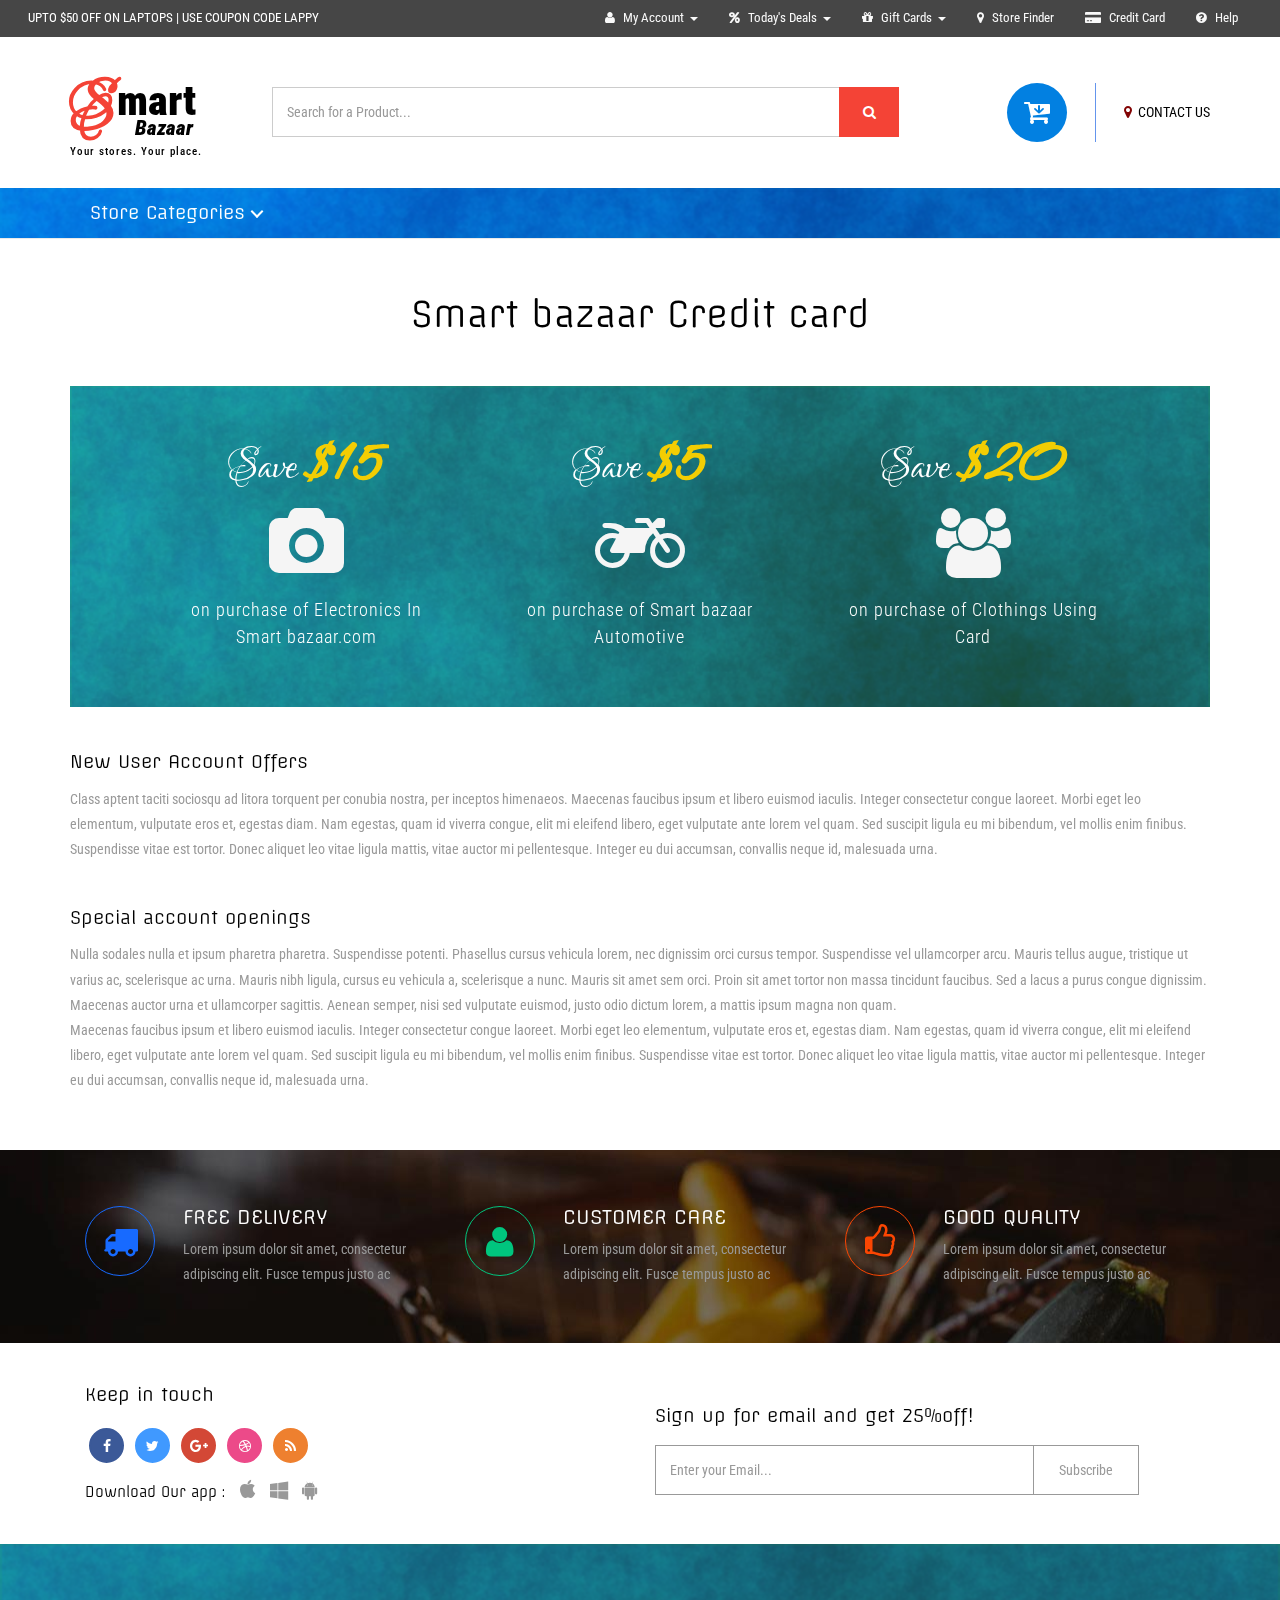
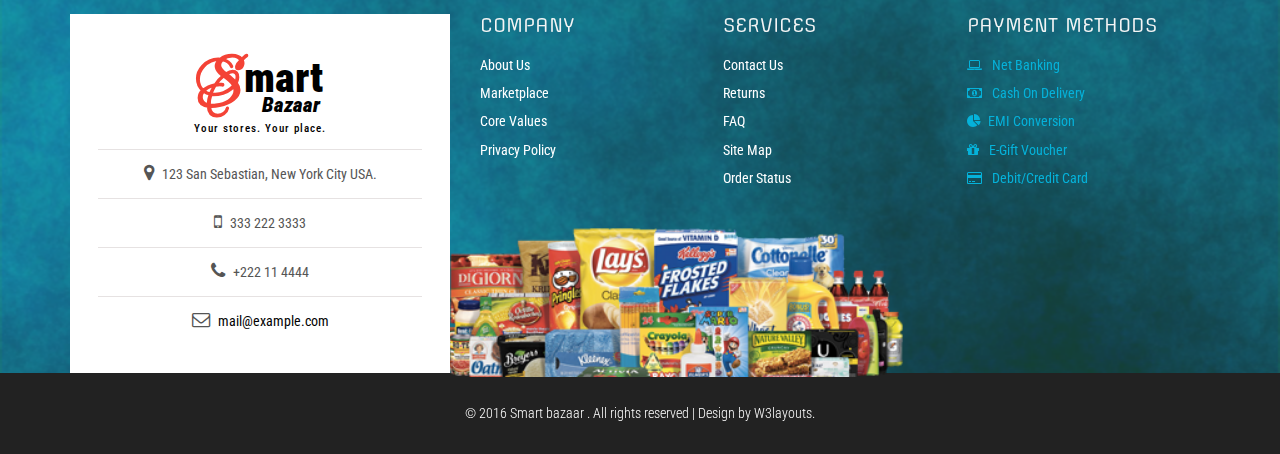
<file: main/card.html>
<!--
Author: W3layouts
Author URL: http://w3layouts.com
License: Creative Commons Attribution 3.0 Unported
License URL: http://creativecommons.org/licenses/by/3.0/
-->
<!DOCTYPE html>
<html lang="en">
<head>
<title>Smart Bazaar an E-commerce Online Shopping Category Flat Bootstrap Responsive Website Template | Credit Card :: w3layouts</title>
<meta name="viewport" content="width=device-width, initial-scale=1">
<meta http-equiv="Content-Type" content="text/html; charset=utf-8" />
<meta name="keywords" content="Smart Bazaar Responsive web template, Bootstrap Web Templates, Flat Web Templates, Android Compatible web template, 
SmartPhone Compatible web template, free WebDesigns for Nokia, Samsung, LG, SonyEricsson, Motorola web design" />
<script type="application/x-javascript"> addEventListener("load", function() { setTimeout(hideURLbar, 0); }, false);
		function hideURLbar(){ window.scrollTo(0,1); } </script>
<!-- Custom Theme files -->
<link href="css/bootstrap.css" rel="stylesheet" type="text/css" media="all" />
<link href="css/style.css" rel="stylesheet" type="text/css" media="all" /> 
<link href="css/animate.min.css" rel="stylesheet" type="text/css" media="all" /><!-- animation -->   
<link href="css/menu.css" rel="stylesheet" type="text/css" media="all" /> <!-- menu style -->   
<!-- //Custom Theme files -->
<!-- font-awesome icons -->
<link href="css/font-awesome.css" rel="stylesheet"> 
<!-- //font-awesome icons -->
<!-- js -->
<script src="js/jquery-2.2.3.min.js"></script> 
<script src="js/jquery-scrolltofixed-min.js" type="text/javascript"></script><!-- fixed nav js -->
<script>
    $(document).ready(function() {

        // Dock the header to the top of the window when scrolled past the banner. This is the default behaviour.

        $('.header-two').scrollToFixed();  
        // previous summary up the page.

        var summaries = $('.summary');
        summaries.each(function(i) {
            var summary = $(summaries[i]);
            var next = summaries[i + 1];

            summary.scrollToFixed({
                marginTop: $('.header-two').outerHeight(true) + 10, 
                zIndex: 999
            });
        });
    });
</script>
<!-- //js --> 
<!-- web-fonts -->
<link href='//fonts.googleapis.com/css?family=Roboto+Condensed:400,300,300italic,400italic,700,700italic' rel='stylesheet' type='text/css'>
<link href='//fonts.googleapis.com/css?family=Lovers+Quarrel' rel='stylesheet' type='text/css'>
<link href='//fonts.googleapis.com/css?family=Offside' rel='stylesheet' type='text/css'> 
<!-- web-fonts -->  
<!-- start-smooth-scrolling -->
<script type="text/javascript" src="js/move-top.js"></script>
<script type="text/javascript" src="js/easing.js"></script>	
<script type="text/javascript">
		jQuery(document).ready(function($) {
			$(".scroll").click(function(event){		
				event.preventDefault();
				$('html,body').animate({scrollTop:$(this.hash).offset().top},1000);
			});
		});
</script>
<!-- //end-smooth-scrolling -->
<!-- smooth-scrolling-of-move-up -->
	<script type="text/javascript">
		$(document).ready(function() {
		
			var defaults = {
				containerID: 'toTop', // fading element id
				containerHoverID: 'toTopHover', // fading element hover id
				scrollSpeed: 1200,
				easingType: 'linear' 
			};
			
			$().UItoTop({ easingType: 'easeOutQuart' });
			
		});
	</script>
	<!-- //smooth-scrolling-of-move-up -->
</head>
<body>
	<!-- header -->
	<div class="header">
		<div class="w3ls-header"><!--header-one--> 
			<div class="w3ls-header-left">
				<p><a href="#">UPTO $50 OFF ON LAPTOPS | USE COUPON CODE LAPPY </a></p>
			</div>
			<div class="w3ls-header-right">
				<ul>
					<li class="dropdown head-dpdn">
						<a href="#" class="dropdown-toggle" data-toggle="dropdown"><i class="fa fa-user" aria-hidden="true"></i> My Account<span class="caret"></span></a>
						<ul class="dropdown-menu">
							<li><a href="login.html">Login </a></li> 
							<li><a href="signup.html">Sign Up</a></li> 
							<li><a href="login.html">My Orders</a></li>  
							<li><a href="login.html">Wallet</a></li> 
						</ul> 
					</li> 
					<li class="dropdown head-dpdn">
						<a href="#" class="dropdown-toggle" data-toggle="dropdown"><i class="fa fa-percent" aria-hidden="true"></i> Today's Deals<span class="caret"></span></a>
						<ul class="dropdown-menu">
							<li><a href="offers.html">Cash Back Offers</a></li> 
							<li><a href="offers.html">Product Discounts</a></li>
							<li><a href="offers.html">Special Offers</a></li> 
						</ul> 
					</li> 
					<li class="dropdown head-dpdn">
						<a href="#" class="dropdown-toggle" data-toggle="dropdown"><i class="fa fa-gift" aria-hidden="true"></i> Gift Cards<span class="caret"></span></a>
						<ul class="dropdown-menu">
							<li><a href="offers.html">Product Gift card</a></li> 
							<li><a href="offers.html">Occasions Register</a></li>
							<li><a href="offers.html">View Balance</a></li> 
						</ul> 
					</li> 
					<li class="dropdown head-dpdn">
						<a href="contact.html" class="dropdown-toggle"><i class="fa fa-map-marker" aria-hidden="true"></i> Store Finder</a>
					</li> 
					<li class="dropdown head-dpdn">
						<a href="card.html" class="dropdown-toggle"><i class="fa fa-credit-card-alt" aria-hidden="true"></i> Credit Card</a>
					</li> 
					<li class="dropdown head-dpdn">
						<a href="help.html" class="dropdown-toggle"><i class="fa fa-question-circle" aria-hidden="true"></i> Help</a>
					</li>
				</ul>
			</div>
			<div class="clearfix"> </div> 
		</div>
		<div class="header-two"><!-- header-two -->
			<div class="container">
				<div class="header-logo">
					<h1><a href="index.html"><span>S</span>mart <i>Bazaar</i></a></h1>
					<h6>Your stores. Your place.</h6> 
				</div>	
				<div class="header-search">
					<form action="#" method="post">
						<input type="search" name="Search" placeholder="Search for a Product..." required="">
						<button type="submit" class="btn btn-default" aria-label="Left Align">
							<i class="fa fa-search" aria-hidden="true"> </i>
						</button>
					</form>
				</div>
				<div class="header-cart"> 
					<div class="my-account">
						<a href="contact.html"><i class="fa fa-map-marker" aria-hidden="true"></i> CONTACT US</a>						
					</div>
					<div class="cart"> 
						<form action="#" method="post" class="last"> 
							<input type="hidden" name="cmd" value="_cart" />
							<input type="hidden" name="display" value="1" />
							<button class="w3view-cart" type="submit" name="submit" value=""><i class="fa fa-cart-arrow-down" aria-hidden="true"></i></button>
						</form>  
					</div>
					<div class="clearfix"> </div> 
				</div> 
				<div class="clearfix"> </div>
			</div>		
		</div><!-- //header-two -->
		<div class="header-three"><!-- header-three -->
			<div class="container">
				<div class="menu">
					<div class="cd-dropdown-wrapper">
						<a class="cd-dropdown-trigger" href="#0">Store Categories</a>
						<nav class="cd-dropdown"> 
							<a href="#0" class="cd-close">Close</a>
							<ul class="cd-dropdown-content"> 
								<li><a href="offers.html">Today's Offers</a></li>
								<li class="has-children">
									<a href="#">Electronics</a> 
									<ul class="cd-secondary-dropdown is-hidden">
										<li class="go-back"><a href="#">Menu</a></li>
										<li class="see-all"><a href="products.html">All Electronics</a></li>
										<li class="has-children">
											<a href="#">MOBILE PHONES</a>  
											<ul class="is-hidden"> 
												<li class="go-back"><a href="#">All Electronics</a></li> 
												<li class="has-children">
													<a href="#0">SmartPhones</a> 
													<ul class="is-hidden"> 
														<li class="go-back"><a href="#"> </a></li>
														<li><a href="products.html">Android</a></li>
														<li><a href="products.html">Windows</a></li>
														<li><a href="products.html">Black berry</a></li>
													</ul>
												</li>
												<li> <a href="products.html">IPhones</a> </li>
												<li><a href="products.html">Tablets</a></li>
												<li><a href="products.html">IPad</a></li>
												<li><a href="products.html">Feature Phones</a></li> 
											</ul>
										</li> 
										<li class="has-children">
											<a href="#">LARGE APPLIANCES</a> 
											<ul class="is-hidden"> 
												<li class="go-back"><a href="#">All Electronics </a></li>
												<li><a href="products.html">Refrigerators</a></li> 
												<li><a href="products.html">Washing Machine</a></li>
												<li><a href="products.html">Office Technology</a></li>
												<li><a href="products.html">Air conditioner</a></li>
												<li><a href="products.html">Home Automation</a></li>
											</ul>
										</li> 
										<li class="has-children">
											<a href="#">ENTERTAINMENT</a> 
											<ul class="is-hidden"> 
												<li class="go-back"><a href="#">All Electronics</a></li>
												<li><a href="products.html">Tv & Accessories</a></li>
												<li><a href="products.html">Digital Camera</a></li>
												<li><a href="products.html">Gaming</a></li>
												<li><a href="products.html">Home Audio & Theater</a></li>
												<li class="has-children">
													<a href="#">Computer</a>
													<ul class="is-hidden">
														<li class="go-back"><a href="#"> </a></li> 
														<li><a href="products.html">Laptop </a></li>
														<li><a href="products.html">Gaming PC</a></li>
														<li><a href="products.html">Monitors</a></li>
														<li><a href="products.html">Networking</a></li>
														<li><a href="products.html">Printers & Supplies</a></li>
														<li><a href="products.html">Accessories</a></li>
													</ul>
												</li> 
											</ul>
										</li> 
										<li class="has-children">
											<a href="#">HOME APPLIANCES</a> 
											<ul class="is-hidden">
												<li class="go-back"><a href="#0">All Electronics </a></li>
												<li class="has-children"><a href="#">Kitchen appliances</a>
													<ul class="is-hidden">
														<li class="go-back"><a href="#0"> </a></li>
														<li><a href="products.html">Rice Cookers</a></li>
														<li><a href="products.html">Mixer Juicer</a></li>
														<li><a href="products.html">Grinder</a></li>
														<li><a href="products.html">Blenders & Choppers</a></li>
														<li><a href="products.html">Microwave Oven</a></li>
														<li><a href="products.html">Food Processors</a></li>
													</ul>
												</li>
												<li><a href="products.html">Purifiers</a></li>
												<li><a href="products.html">Geysers</a></li>
												<li><a href="products.html">Gas Stove</a></li>
												<li><a href="products.html">Vacuum Cleaner</a></li>
												<li><a href="products.html">Sewing Machine</a></li> 
												<li><a href="products.html">Heaters & Fans</a></li>
											</ul>
										</li>
										<li class="has-children">
											<a href="#">SMALL DEVICES</a> 
											<ul class="is-hidden"> 
												<li class="go-back"><a href="#0">All Electronics </a></li>
												<li><a href="products.html">Wifi Dongle</a></li>
												<li><a href="products.html">Router & Modem</a></li>
												<li class="has-children"><a href="#">Storage Devices</a>
													<ul class="is-hidden">
														<li class="go-back"><a href="#0"> </a></li>
														<li><a href="products.html">Cloud Storage</a></li>
														<li><a href="products.html">Hard Disk</a></li>
														<li><a href="products.html">SSD</a></li>
														<li><a href="products.html">Pen Drive</a></li>
														<li><a href="products.html">Memory card</a></li> 
														<li><a href="products.html">Security Devices</a></li> 
													</ul>
												</li> 
												<li><a href="products.html">Office Supplies</a></li>
												<li><a href="products.html">Cut the Cable</a></li>
												<li><a href="products.html">Auto Electronics</a></li>  
											</ul>
										</li>
										<li class="has-children">
											<a href="#">PERSONAL CARE</a> 
											<ul class="is-hidden"> 
												<li class="go-back"><a href="#0">All Electronics </a></li>
												<li><a href="products.html">Epilator</a></li> 
												<li><a href="products.html">Hair Styler</a></li>
												<li><a href="products.html">Trimmer & Shaver</a></li>
												<li><a href="products.html">Health Care</a></li> 
												<li><a href="products.html">cables</a></li>
											</ul>
										</li>
									</ul> <!-- .cd-secondary-dropdown --> 
								</li> <!-- .has-children -->
								<li class="has-children">
									<a href="#">Fashion Store</a> 
									<ul class="cd-secondary-dropdown is-hidden">
										<li class="go-back"><a href="#">Menu</a></li>
										<li class="see-all"><a href="products1.html">All Fashion Stores</a></li>
										<li class="has-children">
											<a href="#">GIRLS' CLOTHING</a> 
											<ul class="is-hidden">  
												<li class="go-back"><a href="#">All Fashion Stores</a></li>
												<li><a href="products1.html">Ethnic wear </a></li>
												<li><a href="products1.html">Maternity wear</a></li>
												<li><a href="products1.html">inner & nightwear </a></li>
												<li><a href="products1.html">casual wear </a></li>
												<li><a href="products1.html">formal wear</a></li>
												<li><a href="products1.html">Sports wear</a></li>
											</ul>
										</li> 
										<li class="has-children">
											<a href="#">BOYS' CLOTHING</a> 
											<ul class="is-hidden">  
												<li class="go-back"><a href="#">All Fashion Stores</a></li>
												<li><a href="products1.html">Jeans</a></li>  
												<li><a href="products1.html">Casual wear</a></li> 
												<li><a href="products1.html">Shorts</a></li> 
												<li><a href="products1.html">T-Shirts & Polos</a></li> 
												<li><a href="products1.html">Trousers & Chinos</a></li> 
											</ul>
										</li> 
										<li class="has-children">
											<a href="#">JACKETS</a> 
											<ul class="is-hidden">
												<li class="go-back"><a href="#">All Fashion Stores</a></li>
												<li><a href="products1.html">Blazers</a></li>
												<li><a href="products1.html">Bomber jackets</a></li>
												<li><a href="products1.html">Denim Jackets</a></li>
												<li><a href="products1.html">Duffle Coats</a></li>
												<li><a href="products1.html">Leather Jackets</a></li>
												<li><a href="products1.html">Parkas</a></li>
											</ul>
										</li> 
										<li class="has-children">
											<a href="#">ACCESSORIES </a> 
											<ul class="is-hidden"> 
												<li class="go-back"><a href="#">All Fashion Stores</a></li>
												<li><a href="products1.html">Watches </a></li>
												<li><a href="products1.html">Eyewear </a></li>
												<li><a href="products1.html">Jewellery </a></li>
												<li class="has-children">
													<a href="#">Footwear </a>  
													<ul class="is-hidden">
														<li class="go-back"><a href="#"> </a></li>
														<li><a href="products1.html">Ethnic</a></li>  
														<li><a href="products1.html">Casual wear</a></li>
														<li><a href="products1.html">Sports Shoes</a></li>
														<li><a href="products1.html">Boots</a></li>
													</ul> 
												</li> 
												<li><a href="products1.html">Stoles & Scarves</a></li>
												<li><a href="products1.html">Handbags</a></li>
											</ul>
										</li>
										<li class="has-children">
											<a href="#">BEAUTY</a> 
											<ul class="is-hidden">
												<li class="go-back"><a href="#">All Fashion Stores</a></li>
												<li><a href="products1.html">Perfumes & Deos</a></li>
												<li><a href="products1.html">Lipsticks & Nail Polish</a></li>
												<li><a href="products1.html">Beauty Gift Hampers</a></li> 
												<li><a href="products1.html">Personal Grooming</a></li>
												<li><a href="products1.html">Travel bags</a></li>
											</ul>
										</li>
										<li class="has-children">
											<a href="products1.html">PERSONAL CARE</a> 
											<ul class="is-hidden"> 
												<li class="go-back"><a href="#">All Fashion Stores</a></li>
												<li><a href="products1.html">Face Care</a></li>
												<li><a href="products1.html">Nail Care</a></li>
												<li><a href="products1.html">Hair Care</a></li>
												<li><a href="products1.html">Body Care</a></li>
												<li><a href="products1.html">Bath & Spa</a></li>   
											</ul>
										</li>
									</ul> <!-- .cd-secondary-dropdown --> 
								</li> <!-- .has-children -->
								<li class="has-children">
									<a href="products2.html">Kids Fashion & Toys</a> 
									<ul class="cd-secondary-dropdown is-hidden"> 
										<li class="go-back"><a href="#">Menu</a></li>
										<li class="see-all"><a href="products2.html">All Kids Fashions</a></li>
										<li class="has-children">
											<a href="products2.html">KIDS CLOTHING</a> 
											<ul class="is-hidden"> 
												<li class="go-back"><a href="#">All Kids Fashions</a></li>
												<li><a href="products2.html">Ethnic wear </a></li> 
												<li><a href="products2.html">inner & Sleepwear </a></li>
												<li><a href="products2.html">Dresses & Frocks </a></li>
												<li><a href="products2.html">Winter wear</a></li>
												<li><a href="products2.html">Diaper & Accessories</a></li>
											</ul>
										</li> 
										<li class="has-children"><a href="#">KIDS FASHION</a>
											<ul class="is-hidden">  
												<li class="go-back"><a href="#">All Kids Fashions</a></li>
												<li><a href="products2.html">Footwear</a></li> 
												<li><a href="products2.html">Sunglasses </a></li>
												<li><a href="products2.html">School & Stationery</a></li>
												<li><a href="products2.html">Jewellery</a></li>
												<li><a href="products2.html">Hair bands & Clips</a></li>
											</ul>
										</li>
										<li class="has-children"><a href="#">Baby Care</a>
											<ul class="is-hidden"> 
												<li class="go-back"><a href="#">All Kids Fashions</a></li>
												<li><a href="products2.html">Lotions, Oil & Powder </a></li> 
												<li><a href="products2.html">Soaps, Shampoo </a></li>
												<li><a href="products2.html">Bath Towels</a></li> 
												<li class="has-children">
													<a href="#">Feeding</a> 
													<ul class="is-hidden">
														<li class="go-back"><a href="#"> </a></li> 
														<li><a href="products2.html">Baby Food </a></li>
														<li><a href="products2.html">Bottle Feeding </a></li>
														<li><a href="products2.html">Breast Feeding</a></li>  
													</ul>
												</li>  
												<li><a href="products2.html">Toddlers' Rooms</a></li> 	
											</ul><!-- .cd-secondary-dropdown --> 
										</li> <!-- .has-children -->								
										<li class="has-children"><a href="#">TOYS & GAMES </a>
											<ul class="is-hidden"> 
												<li class="go-back"><a href="#">All Kids Fashions</a></li>
												<li><a href="products2.html">Art & Crafts</a></li> 
												<li><a href="products2.html">Educational Toys </a></li>
												<li><a href="products2.html">Baby Toys</a></li> 
												<li><a href="products2.html">Outdoor Play </a></li> 
												<li><a href="products2.html">Musical Instruments</a></li>
											</ul>
										</li>
										<li> 
											<ul class="is-hidden">
												<li class="go-back"><a href="#">All Kids Fashions</a></li>
												<li><a href="products2.html">Toy Tips & Trends</a></li> 
												<li><a href="products2.html">Preschool Toys</a></li>
												<li><a href="products2.html">Musical Instruments</a></li> 
												<li><a href="products2.html">Bikes & Ride-Ons</a></li>
												<li><a href="products2.html">Video Games</a></li>
												<li><a href="products2.html">PC & Digital Gaming</a></li>
											</ul>	
										</li> 
									</ul><!-- .cd-secondary-dropdown --> 
								</li> <!-- .has-children --> 
								<li class="has-children">
									<a href="#">Home, Furniture & Patio</a> 
									<ul class="cd-secondary-dropdown is-hidden">
										<li class="go-back"><a href="#">Menu</a></li>
										<li class="see-all"><a href="products3.html">All Products</a></li>
										<li class="has-children">
											<a href="#">Kitchen Uses</a> 
											<ul class="is-hidden">  
												<li class="go-back"><a href="#"></a></li>
												<li><a href="products3.html">Dinner Sets </a></li> 
												<li><a href="products3.html">Cookware & Bakeware </a></li>
												<li><a href="products3.html">Containers & Jars </a></li>
												<li><a href="products3.html">Kitchen Tools </a></li>
												<li><a href="products3.html">Food Storage</a></li>
												<li><a href="products3.html">Casseroles</a></li>
											</ul>
										</li> 
										<li class="has-children">
											<a href="#">Furniture </a> 
											<ul class="is-hidden"> 
												<li class="go-back"><a href="#"></a></li>
												<li><a href="products3.html">Bedroom </a></li> 
												<li><a href="products3.html">Dining Room </a></li>
												<li><a href="products3.html">Kids' Furniture </a></li>
												<li><a href="products3.html">Living Room</a></li>
												<li><a href="products3.html">Office</a></li>
												<li><a href="products3.html">Mattresses</a></li>
											</ul>
										</li> 
										<li class="has-children">
											<a href="#">Home Decor </a> 
											<ul class="is-hidden">
												<li class="go-back"><a href="#"></a></li>
												<li><a href="products3.html">Lighting</a></li> 
												<li><a href="products3.html">Painting</a></li>
												<li><a href="products3.html">Curtains & Blinds</a></li>
												<li><a href="products3.html">Patio Furniture</a></li>
												<li><a href="products3.html">Wardrobes & Cabinets</a></li>
												<li><a href="products3.html">Mattresses</a></li>
											</ul>
										</li>  
										<li class="has-children">
											<a href="#">Gardening & Lawn </a> 
											<ul class="is-hidden">
												<li class="go-back"><a href="#"> </a></li>  
												<li><a href="products3.html">Gardening </a></li> 
												<li><a href="products3.html">Landscaping </a></li>
												<li><a href="products3.html">Sheds</a></li>
												<li><a href="products3.html">Outdoor Storage  </a></li>
												<li><a href="products3.html">Garden & Ideas </a></li>
												<li><a href="products3.html">Patio Tips</a></li>
											</ul>
										</li> 
										<li class="has-children">
											<a href="#">Garage Storage</a> 
											<ul class="is-hidden"> 
												<li class="go-back"><a href="#"></a></li>
												<li><a href="products3.html">Baskets & Bins </a></li> 
												<li><a href="products3.html">Garage Door Openers</a></li>
												<li><a href="products3.html">Free Standing Shelves </a></li>
												<li><a href="products3.html">Floor cleaning</a></li>
												<li><a href="products3.html">Tool Kits</a></li>
											</ul>
										</li>  
									</ul><!-- .cd-secondary-dropdown --> 
								</li> <!-- .has-children -->  
								<li class="has-children">
									<a href="#">Sports, Fitness & Outdoor</a>
									<ul class="cd-secondary-dropdown is-hidden">
										<li class="go-back"><a href="#">Menu</a></li>
										<li class="see-all"><a href="products4.html">All Products</a></li>
										<li class="has-children">
											<a href="#">Single Sports </a> 
											<ul class="is-hidden">
												<li class="go-back"><a href="#"></a></li>
												<li><a href="products4.html">Bikes </a></li> 
												<li><a href="products4.html">Fishing  </a></li>
												<li><a href="products4.html">Cycling </a></li>
												<li><a href="products4.html">Musical Instruments</a></li>
												<li><a href="products4.html">Archery </a></li>
											</ul>
										</li> 
										<li class="has-children">
											<a href="#">Team Sports</a> 
											<ul class="is-hidden"> 
												<li class="go-back"><a href="#"></a></li>
												<li><a href="products4.html">Cricket </a></li> 
												<li><a href="products4.html">Badminton </a></li>
												<li><a href="products4.html">Swimming Gear </a></li>
												<li><a href="products4.html">Sports Apparel </a></li>
												<li><a href="products4.html">Indoor games</a></li>
											</ul>
										</li> 
										<li class="has-children">
											<a href="#">Fitness </a> 
											<ul class="is-hidden">
												<li class="go-back"><a href="#"></a></li>
												<li><a href="products4.html">Fitness Accessories </a></li> 
												<li><a href="products4.html">Exercise Machines </a></li>
												<li><a href="products4.html">Ellipticals </a></li>
												<li><a href="products4.html">Home Gyms</a></li> 
												<li><a href="products4.html">Exercise Bikes</a></li> 
											</ul>
										</li>
										<li class="has-children">
											<a href="#">Camping </a> 
											<ul class="is-hidden">
												<li class="go-back"><a href="#"></a></li>
												<li><a href="products4.html"> Airbeds</a></li> 
												<li><a href="products4.html">Tents </a></li>
												<li><a href="products4.html">Gazebo's & Shelters</a></li>
												<li><a href="products4.html">Coolers </a></li>
												<li><a href="products4.html">Canopies</a></li>
												<li><a href="products4.html">Sleeping Bags</a></li>
											</ul>
										</li> 
										<li class="has-children">
											<a href="#">Camping Tools</a> 
											<ul class="is-hidden">
												<li class="go-back"><a href="#"></a></li>
												<li><a href="products4.html">Shooting </a></li> 
												<li><a href="products4.html">Knives & Tools </a></li>
												<li><a href="products4.html">Optics & Binoculars </a></li>
												<li><a href="products4.html">Lights & Lanterns </a></li>
												<li><a href="products4.html">Hunting Clothing </a></li>
											</ul>
										</li> 
										<li class="has-children">
											<a href="#">Other</a> 
											<ul class="is-hidden">
												<li class="go-back"><a href="#"></a></li>
												<li><a href="products4.html">Riding Gears & More </a></li> 
												<li><a href="products4.html">Body Massagers </a></li>
												<li><a href="products4.html">Health Monitors </a></li>
												<li><a href="products4.html">Health Drinks </a></li> 
											</ul>
										</li> 	
									</ul><!-- .cd-secondary-dropdown --> 
								</li> <!-- .has-children -->  
								<li class="has-children">
									<a href="#">Grocery store</a>
									<ul class="cd-secondary-dropdown is-hidden">
										<li class="go-back"><a href="#">Menu</a></li>
										<li class="see-all"><a href="products5.html">All Products</a></li>
										<li class="has-children">
											<a href="#">Veggies & Fruits </a> 
											<ul class="is-hidden">
												<li class="go-back"><a href="#"></a></li>
												<li><a href="products5.html">Vegetables </a></li> 
												<li><a href="products5.html">Fruits </a></li>
												<li><a href="products5.html">Dry Fruits</a></li> 
												<li><a href="products5.html">Snacks & Cookies </a></li>
												<li><a href="products5.html">Breakfast & Cereal</a></li> 
											</ul> 
										</li> 
										<li class="has-children">
											<a href="#">Packet Food</a> 
											<ul class="is-hidden">
												<li class="go-back"><a href="#"></a></li>
												<li><a href="products5.html">Beverages </a></li> 
												<li><a href="products5.html">Baking </a></li>
												<li><a href="products5.html">Emergency Food </a></li>
												<li><a href="products5.html">Candy & Gum </a></li>
												<li><a href="products5.html">Meals & Pasta </a></li>
											</ul>
										</li> 
										<li class="has-children">
											<a href="#">Shop All Pets </a> 
											<ul class="is-hidden">
												<li class="go-back"><a href="#"></a></li>
												<li><a href="products5.html">Dogs </a></li>  
												<li><a href="products5.html">Fish </a></li>												
												<li><a href="products5.html">Cats</a></li>
												<li><a href="products5.html">Birds </a></li>
												<li><a href="products5.html">Pet Food </a></li>
											</ul>
										</li>
										<li class="has-children">
											<a href="#">Household Essentials </a> 
											<ul class="is-hidden"> 
												<li class="go-back"><a href="#"></a></li>
												<li><a href="products5.html">Laundry Room </a></li> 
												<li><a href="products5.html">Paper & Plastic</a></li>
												<li><a href="products5.html">Pest Control </a></li>
												<li><a href="products5.html">Batteries </a></li> 
											</ul>
										</li> 
										<li class="has-children">
											<a href="#">Food Shops </a> 
											<ul class="is-hidden">
												<li class="go-back"><a href="#"></a></li>
												<li><a href="products5.html">Fresh Food</a></li> 
												<li><a href="products5.html">Food Gifts </a></li>
												<li><a href="products5.html">Frozen Food </a></li>
												<li><a href="products5.html">Organic </a></li>
												<li><a href="products5.html">Gluten Free </a></li>
											</ul>
										</li> 
										<li class="has-children">
											<a href="#">Tips </a> 
											<ul class="is-hidden">
												<li class="go-back"><a href="#"></a></li>
												<li><a href="products5.html">Pets Growth</a></li> 
												<li><a href="products5.html">Recipes </a></li>
												<li><a href="products5.html">Snacks</a></li>
												<li><a href="products5.html">Nutrition</a></li> 
											</ul>
										</li> 
									</ul><!-- .cd-secondary-dropdown --> 
								</li> <!-- .has-children -->  
								<li class="has-children">
									<a href="#">Photo, Gifts & Office Supplies</a>
									<ul class="cd-secondary-dropdown is-hidden">
										<li class="go-back"><a href="#">Menu</a></li>
										<li class="see-all"><a href="products6.html">All Products</a></li>
										<li class="has-children">
											<a href="#">Trending Now </a> 
											<ul class="is-hidden">
												<li class="go-back"><a href="#"></a></li>
												<li><a href="products6.html">Best Priced</a></li> 
												<li><a href="products6.html">Chocolates </a></li>
												<li><a href="products6.html">Gift Cards </a></li>
												<li><a href="products6.html">Fashion & Accessories </a></li>
												<li><a href="products6.html">Decorative Plants </a></li>
											</ul>
										</li> 
										<li class="has-children">
											<a href="#">Photos </a> 
											<ul class="is-hidden">
												<li class="go-back"><a href="#"></a></li>
												<li><a href="products6.html">Shelf animation </a></li> 
												<li><a href="products6.html">3D-rendered </a></li>
												<li><a href="products6.html">gift builder </a></li>
												<li><a href="products6.html">Frames</a></li>
												<li><a href="products6.html">Wall Decor</a></li>
											</ul>
										</li> 
										<li class="has-children">
											<a href="#">Gifts </a> 
											<ul class="is-hidden">	
												<li class="go-back"><a href="#"></a></li>
												<li><a href="products6.html">Personalized Gifts </a></li> 
												<li><a href="products6.html">Flowers </a></li>
												<li><a href="products6.html">Cards & Toys</a></li>
												<li><a href="products6.html">Show pieces </a></li>
												<li><a href="products6.html">Photo Books</a></li>
											</ul>
										</li>
										<li class="has-children">
											<a href="#">Favourite Brands </a> 
											<ul class="is-hidden">
												<li class="go-back"><a href="#"></a></li>
												<li><a href="products6.html">Archies </a></li> 
												<li><a href="products6.html">Jewel Fuel </a></li>
												<li><a href="products6.html">Ferns N Petals </a></li>
												<li><a href="products6.html">Happily Unmarried</a></li>
												<li><a href="products6.html">Chumbak</a></li>
											</ul>
										</li> 
										<li class="has-children">
											<a href="#">Office</a> 
											<ul class="is-hidden"> 
												<li class="go-back"><a href="#"></a></li>
												<li><a href="products6.html">Calendars</a></li> 
												<li><a href="products6.html">Mousepads</a></li>
												<li><a href="products6.html">Phone Cases</a></li>
												<li><a href="products6.html">Tablet & Laptop Cases</a></li>
												<li><a href="products6.html">Mounted Photos</a></li>
											</ul>
										</li> 
										<li class="has-children">
											<a href="#">Combos </a> 
											<ul class="is-hidden">
												<li class="go-back"><a href="#"></a></li>
												<li><a href="products6.html">Chocolates </a></li> 
												<li><a href="products6.html">Dry Fruits</a></li>
												<li><a href="products6.html">Sweets</a></li>
												<li><a href="products6.html">Snacks</a></li>
												<li><a href="products6.html">Cakes</a></li>
											</ul>
										</li> 
									</ul><!-- .cd-secondary-dropdown --> 
								</li> 
								<li class="has-children">
									<a href="#">Health, Beauty & Pharmacy</a>
									<ul class="cd-secondary-dropdown is-hidden">
										<li class="go-back"><a href="#">Menu</a></li>
										<li class="see-all"><a href="products7.html">All Products</a></li>
										<li class="has-children">
											<a href="#">Health</a> 
											<ul class="is-hidden">
												<li class="go-back"><a href="#"></a></li>
												<li><a href="products7.html">Home Health Care </a></li> 
												<li><a href="products7.html">Sports Nutrition </a></li>
												<li><a href="products7.html">Vision </a></li>
												<li><a href="products7.html">Vitamins </a></li>
												<li><a href="products7.html">Diet & Nutrition </a></li>
											</ul>
										</li> 
										<li class="has-children">
											<a href="#">Health Tips</a> 
											<ul class="is-hidden">
												<li class="go-back"><a href="#"></a></li>
												<li><a href="products7.html">Diet</a></li> 
												<li><a href="products7.html">Exercise Tips  </a></li>
												<li><a href="products7.html">Vitamin Balance</a></li>
												<li><a href="products7.html">Health Insurance</a></li>
												<li><a href="products7.html">Funeral</a></li>
											</ul>
										</li> 
										<li class="has-children">
											<a href="#">Beauty </a> 
											<ul class="is-hidden">
												<li class="go-back"><a href="#"></a></li>
												<li><a href="products7.html">Massage & Spa </a></li> 
												<li><a href="products7.html">Face Wash</a></li>
												<li><a href="products7.html">Facial Cleanser</a></li>
												<li><a href="products7.html">Makeup </a></li>
												<li><a href="products7.html">Beauty Tips</a></li>
											</ul>
										</li>
										<li class="has-children">
											<a href="#">Pharmacy </a> 
											<ul class="is-hidden">
												<li class="go-back"><a href="#"></a></li>
												<li><a href="products7.html">Home Delivery </a></li> 
												<li><a href="products7.html">History & Reports </a></li>
												<li><a href="products7.html">Transfer Prescriptions </a></li>
												<li><a href="products7.html">Health CheckUp</a></li>
												<li><a href="products7.html">Mobile App</a></li>
											</ul>
										</li> 
										<li class="has-children">
											<a href="#">Pharmacy Center </a> 
											<ul class="is-hidden">
												<li class="go-back"><a href="#"></a></li>
												<li><a href="products7.html">Diabetes Shop </a></li> 
												<li><a href="products7.html">Medicine Cabinet </a></li>
												<li><a href="products7.html">Vitamin Selector</a></li>
												<li><a href="products7.html">Pharmacy Help</a></li> 
											</ul>
										</li>  
									</ul><!-- .cd-secondary-dropdown --> 
								</li>
								<li class="has-children">
									<a href="#">Automotive</a>
									<ul class="cd-secondary-dropdown is-hidden">
										<li class="go-back"><a href="#">Menu</a></li>
										<li class="see-all"><a href="products8.html">All Products</a></li>
										<li class="has-children">
											<a href="#">All Motors </a> 
											<ul class="is-hidden">
												<li class="go-back"><a href="#"></a></li>
												<li><a href="products8.html">Bikes </a></li> 
												<li><a href="products8.html">Yachts </a></li>
												<li><a href="products8.html">Scooters </a></li>
												<li><a href="products8.html">Autos</a></li>
												<li><a href="products8.html">Bus</a></li>
											</ul>
										</li> 
										<li class="has-children">
											<a href="#">Accessories </a> 
											<ul class="is-hidden">
												<li class="go-back"><a href="#"></a></li>
												<li><a href="products8.html">Vehicle Electronics</a></li> 
												<li><a href="products8.html">Stereos & Monitors</a></li>
												<li><a href="products8.html">Bluetooth Devices</a></li>
												<li><a href="products8.html">GPS Navigation</a></li>
												<li><a href="products8.html">Speakers & Tweeters</a></li>
											</ul>
										</li> 
										<li class="has-children">
											<a href="#">Safety & Security </a> 
											<ul class="is-hidden">
												<li class="go-back"><a href="#"></a></li>
												<li><a href="products8.html">Anti-Theft Devices </a></li> 
												<li><a href="products8.html">Helmets</a></li>
												<li><a href="products8.html">Sensors</a></li>
												<li><a href="products8.html">Auto Repair Tools </a></li>
												<li><a href="products8.html">Antifreeze & Coolants </a></li>
											</ul>
										</li>
										<li class="has-children">
											<a href="#">Car Interiors</a> 
											<ul class="is-hidden">
												<li class="go-back"><a href="#"></a></li>
												<li><a href="products8.html">Stereos </a></li> 
												<li><a href="products8.html">Floor Mats </a></li>
												<li><a href="products8.html">Seat Covers</a></li>
												<li><a href="products8.html">Chargers </a></li>
												<li><a href="products8.html">Audio Finder </a></li>
											</ul>
										</li>  
										<li class="has-children">
											<a href="#">Exterior Accessories </a> 
											<ul class="is-hidden"> 
												<li class="go-back"><a href="#"></a></li>
												<li><a href="products8.html">Wheel covers </a></li> 
												<li><a href="products8.html">Car Lighting </a></li>
												<li><a href="products8.html">Polish & Waxes</a></li>
												<li><a href="products8.html">Cargo Management</a></li>
												<li><a href="products8.html">Car Decoration </a></li>
											</ul>
										</li> 
										<li class="has-children">
											<a href="#">Car Care</a> 
											<ul class="is-hidden">
												<li class="go-back"><a href="#"></a></li>
												<li><a href="products8.html">Auto Tips & Advice </a></li> 
												<li><a href="products8.html">Car Washes & Cleaners </a></li>
												<li><a href="products8.html">Car Wax & Polish</a></li>
												<li><a href="products8.html">Cleaning Tools</a></li>
												<li><a href="products8.html">Detailing Kits </a></li>
											</ul>
										</li> 
									</ul><!-- .cd-secondary-dropdown --> 
								</li>
								<li class="has-children">
									<a href="#">Books, Music & Movies</a>
									<ul class="cd-secondary-dropdown is-hidden">
										<li class="go-back"><a href="#">Menu</a></li>
										<li class="see-all"><a href="products9.html">All Products</a></li>
										<li class="has-children">
											<a href="#">Books</a> 
											<ul class="is-hidden">
												<li class="go-back"><a href="#"></a></li>
												<li class="has-children"><a href="#">Exam books </a>
													<ul class="is-hidden">
														<li class="go-back"><a href="#"> </a></li>
														<li><a href="products9.html">CAT/MAT/XAT</a></li>
														<li><a href="products9.html">Civil Services</a></li>
														<li><a href="products9.html">AFCAT</a></li>
														<li><a href="products9.html">New Releases</a></li>
													</ul>												
												</li>
												<li><a href="products9.html">Academic Text </a></li>
												<li><a href="products9.html">Romance Books </a></li>
												<li><a href="products9.html">Journals </a></li>
												<li><a href="products9.html">Children's & Teen Books </a></li>
											</ul>
										</li> 
										<li class="has-children">
											<a href="#">Music</a> 
											<ul class="is-hidden">
												<li class="go-back"><a href="#"></a></li>
												<li><a href="products9.html">New Releases </a></li> 
												<li><a href="products9.html">Country Music </a></li>
												<li><a href="products9.html">Musical Instruments </a></li>
												<li><a href="products9.html">Collections</a></li>
												<li><a href="products9.html">Boxed Sets </a></li>
											</ul>
										</li> 
										<li class="has-children">
											<a href="#">Music Combo</a> 
											<ul class="is-hidden">
												<li class="go-back"><a href="#"></a></li>
												<li><a href="products9.html">Pop </a></li> 
												<li><a href="products9.html">Preorders </a></li>
												<li><a href="products9.html">Album Songs</a></li>
												<li><a href="products9.html">Top 50 CDs </a></li>
												<li><a href="products9.html">Music DVDs </a></li>
											</ul>
										</li>
										<li class="has-children">
											<a href="#">Movies</a> 
											<ul class="is-hidden"> 
												<li class="go-back"><a href="#"></a></li>
												<li><a href="products9.html">New Releases </a></li> 
												<li><a href="products9.html">Children & Family </a></li>
												<li><a href="products9.html">Action</a></li>
												<li><a href="products9.html">Classic Movies </a></li>
												<li><a href="products9.html">Bollywood Movies </a></li>
											</ul>
										</li> 
										<li class="has-children">
											<a href="#">Movies Combo</a> 
											<ul class="is-hidden">
												<li class="go-back"><a href="#"></a></li>
												<li><a href="products9.html">Hollywood Movies </a></li> 
												<li><a href="products9.html">Digital Movies </a></li>
												<li><a href="products9.html">Boxed Sets</a></li>
												<li><a href="products9.html">Animated</a></li>
												<li><a href="products9.html">Adventure</a></li>
											</ul>
										</li> 
										<li class="has-children">
											<a href="#">TV Shows</a> 
											<ul class="is-hidden">
												<li class="go-back"><a href="#"></a></li>
												<li><a href="products9.html">Serials</a></li> 
												<li><a href="products9.html">Best Programs</a></li>
												<li><a href="products9.html">Celebrations</a></li>
												<li><a href="products9.html">Top Shows</a></li> 
											</ul>
										</li> 
									</ul><!-- .cd-secondary-dropdown --> 
								</li>  
								<li><a href="sitemap.html">Full Site Directory </a></li>  
							</ul> <!-- .cd-dropdown-content -->
						</nav> <!-- .cd-dropdown -->
					</div> <!-- .cd-dropdown-wrapper -->	 
				</div>
				<div class="move-text">
					<div class="marquee"><a href="offers.html"> New collections are available here...... <span>Get extra 10% off on everything | no extra taxes </span> <span> Try shipping pass free for 15 days with unlimited</span></a></div>
					<script type="text/javascript" src="js/jquery.marquee.min.js"></script>
					<script>
					  $('.marquee').marquee({ pauseOnHover: true });
					  //@ sourceURL=pen.js
					</script>
				</div>
			</div>
		</div>
	</div>
	<!-- //header --> 	
	<!-- card-page -->
	<div class="card-page">
		<div class="container"> 
			<h3 class="w3ls-title w3ls-title1"> Smart bazaar Credit card</h3>  
			<div class="agile-card-top">
				<div class="col-md-4 card-top-grids">
					<h4>Save <span>$15</span></h4>
					<i class="fa fa-camera" aria-hidden="true"></i>
					<h5>on purchase of Electronics In Smart bazaar.com</h5>
				</div>
				<div class="col-md-4 card-top-grids">
					<h4>Save <span>$5</span></h4>
					<i class="fa fa-motorcycle" aria-hidden="true"></i>
					<h5>on purchase of Smart bazaar Automotive </h5>
				</div>
				<div class="col-md-4 card-top-grids">
					<h4>Save <span>$20</span></h4>
					<i class="fa fa-users" aria-hidden="true"></i>
					<h5>on purchase of Clothings Using Card</h5>
				</div>
				<div class="clearfix"> </div>
			</div>
			<div class="agile-card-text">
				<h5>New User Account Offers</h5>
				<p>Class aptent taciti sociosqu ad litora torquent per conubia nostra, per inceptos himenaeos. Maecenas faucibus ipsum et libero euismod iaculis. Integer consectetur congue laoreet. Morbi eget leo elementum, vulputate eros et, egestas diam. Nam egestas, quam id viverra congue, elit mi eleifend libero, eget vulputate ante lorem vel quam. Sed suscipit ligula eu mi bibendum, vel mollis enim finibus. Suspendisse vitae est tortor. Donec aliquet leo vitae ligula mattis, vitae auctor mi pellentesque. Integer eu dui accumsan, convallis neque id, malesuada urna. </p>
				<h5>Special account openings</h5>
				<p>Nulla sodales nulla et ipsum pharetra pharetra. Suspendisse potenti. Phasellus cursus vehicula lorem, nec dignissim orci cursus tempor. Suspendisse vel ullamcorper arcu. Mauris tellus augue, tristique ut varius ac, scelerisque ac urna. Mauris nibh ligula, cursus eu vehicula a, scelerisque a nunc. Mauris sit amet sem orci. Proin sit amet tortor non massa tincidunt faucibus. Sed a lacus a purus congue dignissim. Maecenas auctor urna et ullamcorper sagittis. Aenean semper, nisi sed vulputate euismod, justo odio dictum lorem, a mattis ipsum magna non quam.<br>  Maecenas faucibus ipsum et libero euismod iaculis. Integer consectetur congue laoreet. Morbi eget leo elementum, vulputate eros et, egestas diam. Nam egestas, quam id viverra congue, elit mi eleifend libero, eget vulputate ante lorem vel quam. Sed suscipit ligula eu mi bibendum, vel mollis enim finibus. Suspendisse vitae est tortor. Donec aliquet leo vitae ligula mattis, vitae auctor mi pellentesque. Integer eu dui accumsan, convallis neque id, malesuada urna. </p>
			</div>
		</div>
	</div>
	<!-- //card-page --> 
	<!-- footer-top -->
	<div class="w3agile-ftr-top">
		<div class="container">
			<div class="ftr-toprow">
				<div class="col-md-4 ftr-top-grids">
					<div class="ftr-top-left">
						<i class="fa fa-truck" aria-hidden="true"></i>
					</div> 
					<div class="ftr-top-right">
						<h4>FREE DELIVERY</h4>
						<p>Lorem ipsum dolor sit amet, consectetur adipiscing elit. Fusce tempus justo ac </p>
					</div> 
					<div class="clearfix"> </div>
				</div> 
				<div class="col-md-4 ftr-top-grids">
					<div class="ftr-top-left">
						<i class="fa fa-user" aria-hidden="true"></i>
					</div> 
					<div class="ftr-top-right">
						<h4>CUSTOMER CARE</h4>
						<p>Lorem ipsum dolor sit amet, consectetur adipiscing elit. Fusce tempus justo ac </p>
					</div> 
					<div class="clearfix"> </div>
				</div>
				<div class="col-md-4 ftr-top-grids">
					<div class="ftr-top-left">
						<i class="fa fa-thumbs-o-up" aria-hidden="true"></i>
					</div> 
					<div class="ftr-top-right">
						<h4>GOOD QUALITY</h4>
						<p>Lorem ipsum dolor sit amet, consectetur adipiscing elit. Fusce tempus justo ac </p>
					</div>
					<div class="clearfix"> </div>
				</div> 
				<div class="clearfix"> </div>
			</div>
		</div>
	</div>
	<!-- //footer-top --> 
	<!-- subscribe -->
	<div class="subscribe"> 
		<div class="container">
			<div class="col-md-6 social-icons w3-agile-icons">
				<h4>Keep in touch</h4>  
				<ul>
					<li><a href="#" class="fa fa-facebook icon facebook"> </a></li>
					<li><a href="#" class="fa fa-twitter icon twitter"> </a></li>
					<li><a href="#" class="fa fa-google-plus icon googleplus"> </a></li>
					<li><a href="#" class="fa fa-dribbble icon dribbble"> </a></li>
					<li><a href="#" class="fa fa-rss icon rss"> </a></li> 
				</ul>
				<ul class="apps"> 
					<li><h4>Download Our app : </h4> </li>
					<li><a href="#" class="fa fa-apple"></a></li>
					<li><a href="#" class="fa fa-windows"></a></li>
					<li><a href="#" class="fa fa-android"></a></li>
				</ul>
			</div> 
			<div class="col-md-6 subscribe-right">
				<h4>Sign up for email and get 25%off!</h4>  
				<form action="#" method="post"> 
					<input type="text" name="email" placeholder="Enter your Email..." required="">
					<input type="submit" value="Subscribe">
				</form>
				<div class="clearfix"> </div> 
			</div>
			<div class="clearfix"> </div>
		</div>
	</div>
	<!-- //subscribe --> 
	<!-- footer -->
	<div class="footer">
		<div class="container">
			<div class="footer-info w3-agileits-info">
				<div class="col-md-4 address-left agileinfo">
					<div class="footer-logo header-logo">
						<h2><a href="index.html"><span>S</span>mart <i>Bazaar</i></a></h2>
						<h6>Your stores. Your place.</h6>
					</div>
					<ul>
						<li><i class="fa fa-map-marker"></i> 123 San Sebastian, New York City USA.</li>
						<li><i class="fa fa-mobile"></i> 333 222 3333 </li>
						<li><i class="fa fa-phone"></i> +222 11 4444 </li>
						<li><i class="fa fa-envelope-o"></i> <a href="mailto:example@mail.com"> mail@example.com</a></li>
					</ul> 
				</div>
				<div class="col-md-8 address-right">
					<div class="col-md-4 footer-grids">
						<h3>Company</h3>
						<ul>
							<li><a href="about.html">About Us</a></li>
							<li><a href="marketplace.html">Marketplace</a></li>  
							<li><a href="values.html">Core Values</a></li>  
							<li><a href="privacy.html">Privacy Policy</a></li>
						</ul>
					</div>
					<div class="col-md-4 footer-grids">
						<h3>Services</h3>
						<ul>
							<li><a href="contact.html">Contact Us</a></li>
							<li><a href="login.html">Returns</a></li> 
							<li><a href="faq.html">FAQ</a></li>
							<li><a href="sitemap.html">Site Map</a></li>
							<li><a href="login.html">Order Status</a></li>
						</ul> 
					</div>
					<div class="col-md-4 footer-grids">
						<h3>Payment Methods</h3>
						<ul>
							<li><i class="fa fa-laptop" aria-hidden="true"></i> Net Banking</li>
							<li><i class="fa fa-money" aria-hidden="true"></i> Cash On Delivery</li>
							<li><i class="fa fa-pie-chart" aria-hidden="true"></i>EMI Conversion</li>
							<li><i class="fa fa-gift" aria-hidden="true"></i> E-Gift Voucher</li>
							<li><i class="fa fa-credit-card" aria-hidden="true"></i> Debit/Credit Card</li>
						</ul>  
					</div>
					<div class="clearfix"></div>
				</div>
				<div class="clearfix"></div>
			</div>
		</div>
	</div>
	<!-- //footer -->		
	<div class="copy-right"> 
		<div class="container">
			<p>© 2016 Smart bazaar . All rights reserved | Design by <a href="http://w3layouts.com"> W3layouts.</a></p>
		</div>
	</div> 
	<!-- cart-js -->
	<script src="js/minicart.js"></script>
	<script>
        w3ls.render();

        w3ls.cart.on('w3sb_checkout', function (evt) {
        	var items, len, i;

        	if (this.subtotal() > 0) {
        		items = this.items();

        		for (i = 0, len = items.length; i < len; i++) {
        			items[i].set('shipping', 0);
        			items[i].set('shipping2', 0);
        		}
        	}
        });
    </script>  
	<!-- //cart-js -->	 
	<!-- menu js aim -->
	<script src="js/jquery.menu-aim.js"> </script>
	<script src="js/main.js"></script> <!-- Resource jQuery -->
	<!-- //menu js aim --> 
	<!-- Bootstrap core JavaScript
    ================================================== -->
    <!-- Placed at the end of the document so the pages load faster -->
    <script src="js/bootstrap.js"></script>
</body>
</html>
</file>
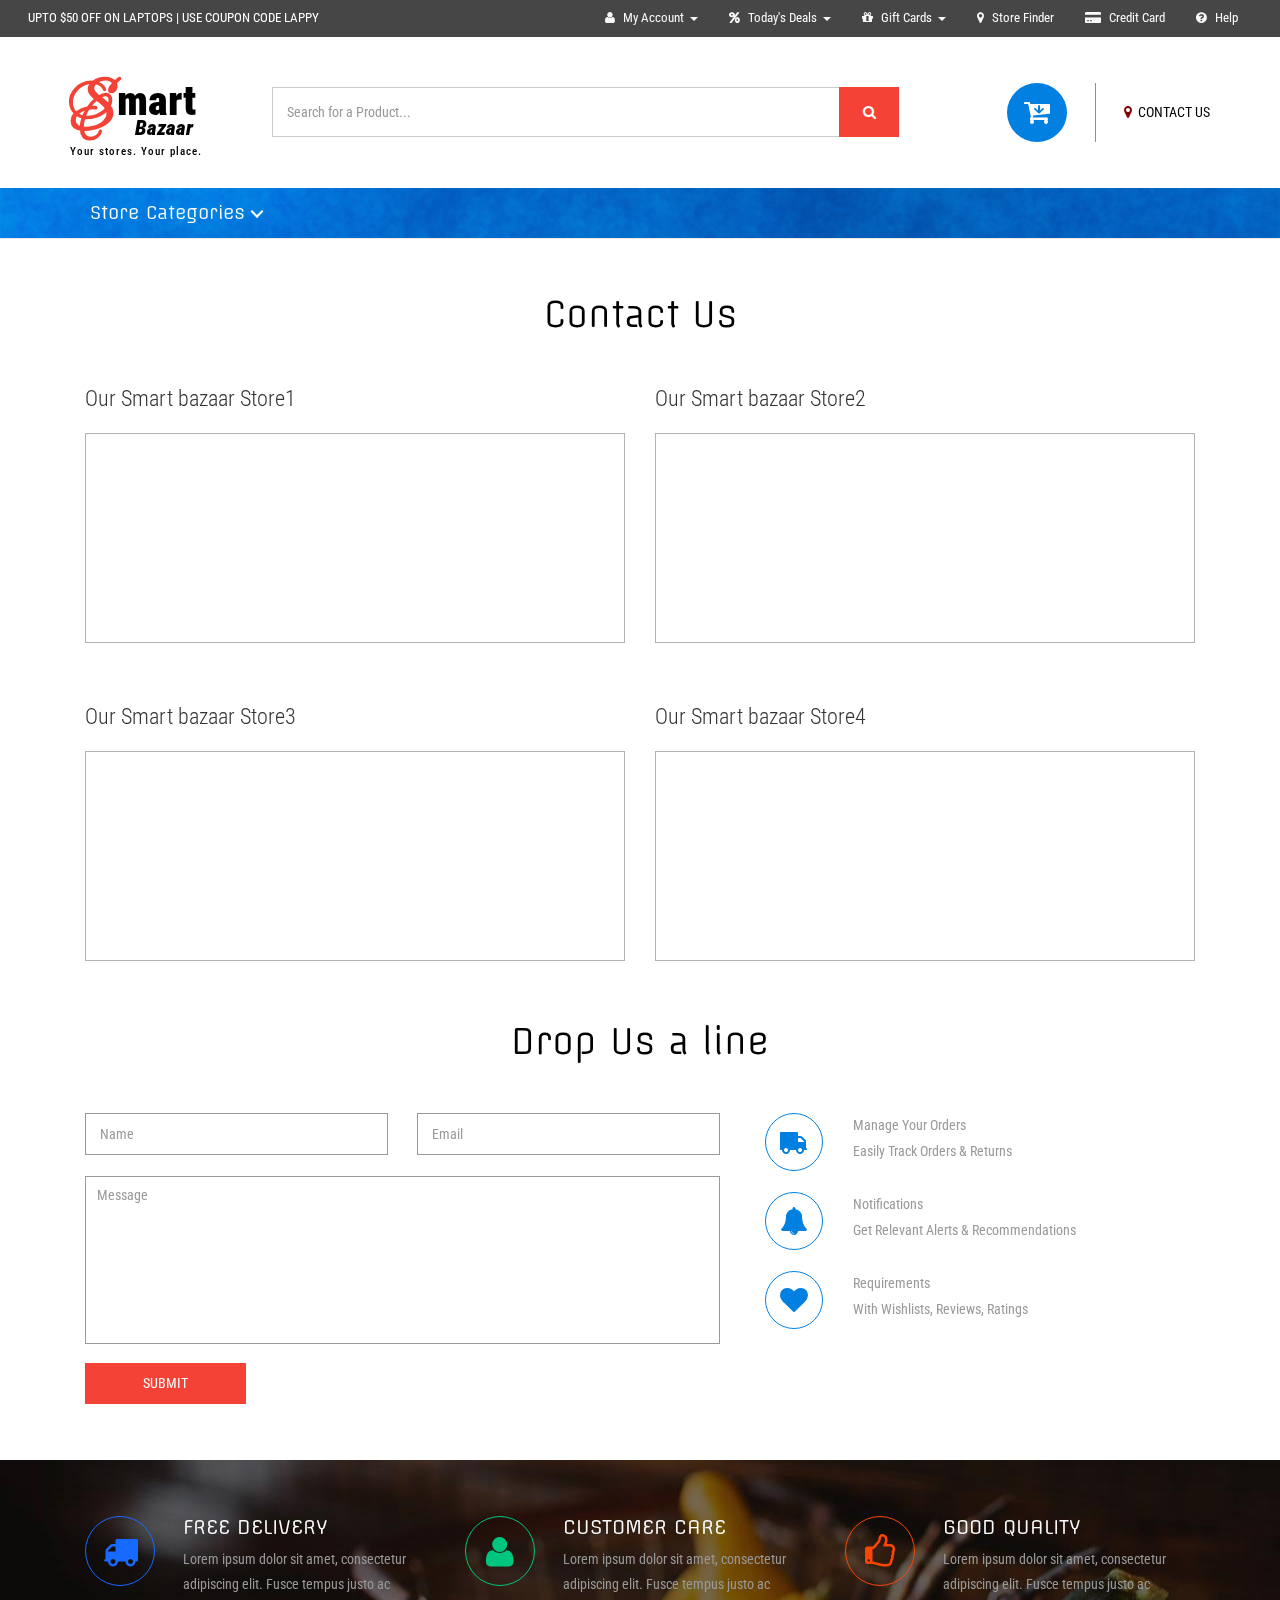
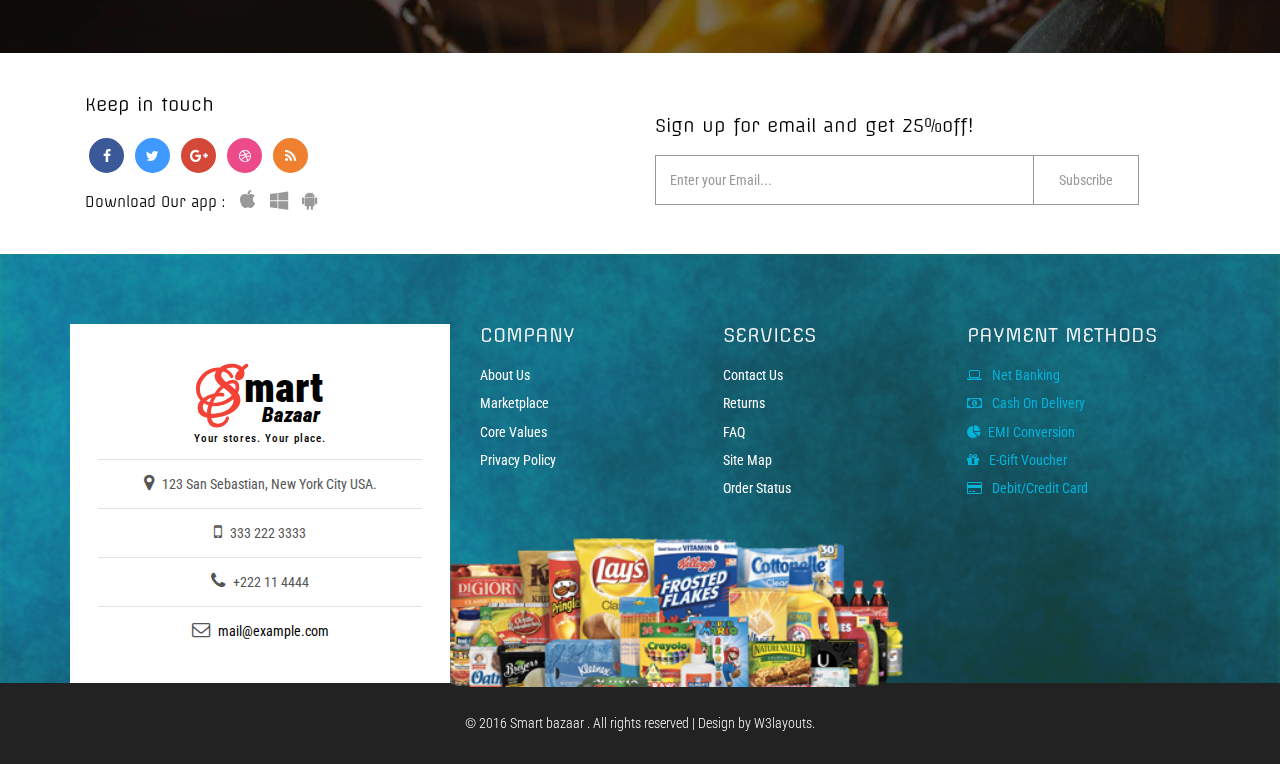
<file: main/contact.html>
<!--
Author: W3layouts
Author URL: http://w3layouts.com
License: Creative Commons Attribution 3.0 Unported
License URL: http://creativecommons.org/licenses/by/3.0/
-->
<!DOCTYPE html>
<html lang="en">
<head>
<title>Smart Bazaar an E-commerce Online Shopping Category Flat Bootstrap Responsive Website Template | Contact :: w3layouts</title>
<meta name="viewport" content="width=device-width, initial-scale=1">
<meta http-equiv="Content-Type" content="text/html; charset=utf-8" />
<meta name="keywords" content="Smart Bazaar Responsive web template, Bootstrap Web Templates, Flat Web Templates, Android Compatible web template, 
SmartPhone Compatible web template, free WebDesigns for Nokia, Samsung, LG, SonyEricsson, Motorola web design" />
<script type="application/x-javascript"> addEventListener("load", function() { setTimeout(hideURLbar, 0); }, false);
		function hideURLbar(){ window.scrollTo(0,1); } </script>
<!-- Custom Theme files -->
<link href="css/bootstrap.css" rel="stylesheet" type="text/css" media="all" />
<link href="css/style.css" rel="stylesheet" type="text/css" media="all" /> 
<link href="css/animate.min.css" rel="stylesheet" type="text/css" media="all" /><!-- animation -->
<link href="css/menu.css" rel="stylesheet" type="text/css" media="all" /> <!-- menu style -->    
<!-- //Custom Theme files -->
<!-- font-awesome icons -->
<link href="css/font-awesome.css" rel="stylesheet"> 
<!-- //font-awesome icons -->
<!-- js -->
<script src="js/jquery-2.2.3.min.js"></script> 
<script src="js/jquery-scrolltofixed-min.js" type="text/javascript"></script><!-- fixed nav js -->
<script>
    $(document).ready(function() {

        // Dock the header to the top of the window when scrolled past the banner. This is the default behaviour.

        $('.header-two').scrollToFixed();  
        // previous summary up the page.

        var summaries = $('.summary');
        summaries.each(function(i) {
            var summary = $(summaries[i]);
            var next = summaries[i + 1];

            summary.scrollToFixed({
                marginTop: $('.header-two').outerHeight(true) + 10, 
                zIndex: 999
            });
        });
    });
</script>
<!-- //js --> 
<!-- web-fonts -->
<link href='//fonts.googleapis.com/css?family=Roboto+Condensed:400,300,300italic,400italic,700,700italic' rel='stylesheet' type='text/css'>
<link href='//fonts.googleapis.com/css?family=Lovers+Quarrel' rel='stylesheet' type='text/css'>
<link href='//fonts.googleapis.com/css?family=Offside' rel='stylesheet' type='text/css'> 
<!-- web-fonts -->  
<!-- start-smooth-scrolling -->
<script type="text/javascript" src="js/move-top.js"></script>
<script type="text/javascript" src="js/easing.js"></script>	
<script type="text/javascript">
		jQuery(document).ready(function($) {
			$(".scroll").click(function(event){		
				event.preventDefault();
				$('html,body').animate({scrollTop:$(this.hash).offset().top},1000);
			});
		});
</script>
<!-- //end-smooth-scrolling -->
<!-- smooth-scrolling-of-move-up -->
<script type="text/javascript">
	$(document).ready(function() {
	
		var defaults = {
			containerID: 'toTop', // fading element id
			containerHoverID: 'toTopHover', // fading element hover id
			scrollSpeed: 1200,
			easingType: 'linear' 
		};
		
		$().UItoTop({ easingType: 'easeOutQuart' });
		
	});
</script>
<!-- //smooth-scrolling-of-move-up -->
</head>
<body>
	<!-- header -->
	<div class="header">
		<div class="w3ls-header"><!--header-one--> 
			<div class="w3ls-header-left">
				<p><a href="#">UPTO $50 OFF ON LAPTOPS | USE COUPON CODE LAPPY </a></p>
			</div>
			<div class="w3ls-header-right">
				<ul>
					<li class="dropdown head-dpdn">
						<a href="#" class="dropdown-toggle" data-toggle="dropdown"><i class="fa fa-user" aria-hidden="true"></i> My Account<span class="caret"></span></a>
						<ul class="dropdown-menu">
							<li><a href="login.html">Login </a></li> 
							<li><a href="signup.html">Sign Up</a></li> 
							<li><a href="login.html">My Orders</a></li>  
							<li><a href="login.html">Wallet</a></li> 
						</ul> 
					</li> 
					<li class="dropdown head-dpdn">
						<a href="#" class="dropdown-toggle" data-toggle="dropdown"><i class="fa fa-percent" aria-hidden="true"></i> Today's Deals<span class="caret"></span></a>
						<ul class="dropdown-menu">
							<li><a href="offers.html">Cash Back Offers</a></li> 
							<li><a href="offers.html">Product Discounts</a></li>
							<li><a href="offers.html">Special Offers</a></li> 
						</ul> 
					</li> 
					<li class="dropdown head-dpdn">
						<a href="#" class="dropdown-toggle" data-toggle="dropdown"><i class="fa fa-gift" aria-hidden="true"></i> Gift Cards<span class="caret"></span></a>
						<ul class="dropdown-menu">
							<li><a href="offers.html">Product Gift card</a></li> 
							<li><a href="offers.html">Occasions Register</a></li>
							<li><a href="offers.html">View Balance</a></li> 
						</ul> 
					</li> 
					<li class="dropdown head-dpdn">
						<a href="contact.html" class="dropdown-toggle"><i class="fa fa-map-marker" aria-hidden="true"></i> Store Finder</a>
					</li> 
					<li class="dropdown head-dpdn">
						<a href="card.html" class="dropdown-toggle"><i class="fa fa-credit-card-alt" aria-hidden="true"></i> Credit Card</a>
					</li> 
					<li class="dropdown head-dpdn">
						<a href="help.html" class="dropdown-toggle"><i class="fa fa-question-circle" aria-hidden="true"></i> Help</a>
					</li>
				</ul>
			</div>
			<div class="clearfix"> </div> 
		</div>
		<div class="header-two"><!-- header-two -->
			<div class="container">
				<div class="header-logo">
					<h1><a href="index.html"><span>S</span>mart <i>Bazaar</i></a></h1>
					<h6>Your stores. Your place.</h6> 
				</div>	
				<div class="header-search">
					<form action="#" method="post">
						<input type="search" name="Search" placeholder="Search for a Product..." required="">
						<button type="submit" class="btn btn-default" aria-label="Left Align">
							<i class="fa fa-search" aria-hidden="true"> </i>
						</button>
					</form>
				</div>
				<div class="header-cart"> 
					<div class="my-account">
						<a href="contact.html"><i class="fa fa-map-marker" aria-hidden="true"></i> CONTACT US</a>						
					</div>
					<div class="cart"> 
						<form action="#" method="post" class="last"> 
							<input type="hidden" name="cmd" value="_cart" />
							<input type="hidden" name="display" value="1" />
							<button class="w3view-cart" type="submit" name="submit" value=""><i class="fa fa-cart-arrow-down" aria-hidden="true"></i></button>
						</form>  
					</div>
					<div class="clearfix"> </div> 
				</div> 
				<div class="clearfix"> </div>
			</div>		
		</div><!-- //header-two -->
		<div class="header-three"><!-- header-three -->
			<div class="container">
				<div class="menu">
					<div class="cd-dropdown-wrapper">
						<a class="cd-dropdown-trigger" href="#0">Store Categories</a>
						<nav class="cd-dropdown"> 
							<a href="#0" class="cd-close">Close</a>
							<ul class="cd-dropdown-content"> 
								<li><a href="offers.html">Today's Offers</a></li>
								<li class="has-children">
									<a href="#">Electronics</a> 
									<ul class="cd-secondary-dropdown is-hidden">
										<li class="go-back"><a href="#">Menu</a></li>
										<li class="see-all"><a href="products.html">All Electronics</a></li>
										<li class="has-children">
											<a href="#">MOBILE PHONES</a>  
											<ul class="is-hidden"> 
												<li class="go-back"><a href="#">All Electronics</a></li> 
												<li class="has-children">
													<a href="#0">SmartPhones</a> 
													<ul class="is-hidden"> 
														<li class="go-back"><a href="#"> </a></li>
														<li><a href="products.html">Android</a></li>
														<li><a href="products.html">Windows</a></li>
														<li><a href="products.html">Black berry</a></li>
													</ul>
												</li>
												<li> <a href="products.html">IPhones</a> </li>
												<li><a href="products.html">Tablets</a></li>
												<li><a href="products.html">IPad</a></li>
												<li><a href="products.html">Feature Phones</a></li> 
											</ul>
										</li> 
										<li class="has-children">
											<a href="#">LARGE APPLIANCES</a> 
											<ul class="is-hidden"> 
												<li class="go-back"><a href="#">All Electronics </a></li>
												<li><a href="products.html">Refrigerators</a></li> 
												<li><a href="products.html">Washing Machine</a></li>
												<li><a href="products.html">Office Technology</a></li>
												<li><a href="products.html">Air conditioner</a></li>
												<li><a href="products.html">Home Automation</a></li>
											</ul>
										</li> 
										<li class="has-children">
											<a href="#">ENTERTAINMENT</a> 
											<ul class="is-hidden"> 
												<li class="go-back"><a href="#">All Electronics</a></li>
												<li><a href="products.html">Tv & Accessories</a></li>
												<li><a href="products.html">Digital Camera</a></li>
												<li><a href="products.html">Gaming</a></li>
												<li><a href="products.html">Home Audio & Theater</a></li>
												<li class="has-children">
													<a href="#">Computer</a>
													<ul class="is-hidden">
														<li class="go-back"><a href="#"> </a></li> 
														<li><a href="products.html">Laptop </a></li>
														<li><a href="products.html">Gaming PC</a></li>
														<li><a href="products.html">Monitors</a></li>
														<li><a href="products.html">Networking</a></li>
														<li><a href="products.html">Printers & Supplies</a></li>
														<li><a href="products.html">Accessories</a></li>
													</ul>
												</li> 
											</ul>
										</li> 
										<li class="has-children">
											<a href="#">HOME APPLIANCES</a> 
											<ul class="is-hidden">
												<li class="go-back"><a href="#0">All Electronics </a></li>
												<li class="has-children"><a href="#">Kitchen appliances</a>
													<ul class="is-hidden">
														<li class="go-back"><a href="#0"> </a></li>
														<li><a href="products.html">Rice Cookers</a></li>
														<li><a href="products.html">Mixer Juicer</a></li>
														<li><a href="products.html">Grinder</a></li>
														<li><a href="products.html">Blenders & Choppers</a></li>
														<li><a href="products.html">Microwave Oven</a></li>
														<li><a href="products.html">Food Processors</a></li>
													</ul>
												</li>
												<li><a href="products.html">Purifiers</a></li>
												<li><a href="products.html">Geysers</a></li>
												<li><a href="products.html">Gas Stove</a></li>
												<li><a href="products.html">Vacuum Cleaner</a></li>
												<li><a href="products.html">Sewing Machine</a></li> 
												<li><a href="products.html">Heaters & Fans</a></li>
											</ul>
										</li>
										<li class="has-children">
											<a href="#">SMALL DEVICES</a> 
											<ul class="is-hidden"> 
												<li class="go-back"><a href="#0">All Electronics </a></li>
												<li><a href="products.html">Wifi Dongle</a></li>
												<li><a href="products.html">Router & Modem</a></li>
												<li class="has-children"><a href="#">Storage Devices</a>
													<ul class="is-hidden">
														<li class="go-back"><a href="#0"> </a></li>
														<li><a href="products.html">Cloud Storage</a></li>
														<li><a href="products.html">Hard Disk</a></li>
														<li><a href="products.html">SSD</a></li>
														<li><a href="products.html">Pen Drive</a></li>
														<li><a href="products.html">Memory card</a></li> 
														<li><a href="products.html">Security Devices</a></li> 
													</ul>
												</li> 
												<li><a href="products.html">Office Supplies</a></li>
												<li><a href="products.html">Cut the Cable</a></li>
												<li><a href="products.html">Auto Electronics</a></li>  
											</ul>
										</li>
										<li class="has-children">
											<a href="#">PERSONAL CARE</a> 
											<ul class="is-hidden"> 
												<li class="go-back"><a href="#0">All Electronics </a></li>
												<li><a href="products.html">Epilator</a></li> 
												<li><a href="products.html">Hair Styler</a></li>
												<li><a href="products.html">Trimmer & Shaver</a></li>
												<li><a href="products.html">Health Care</a></li> 
												<li><a href="products.html">cables</a></li>
											</ul>
										</li>
									</ul> <!-- .cd-secondary-dropdown --> 
								</li> <!-- .has-children -->
								<li class="has-children">
									<a href="#">Fashion Store</a> 
									<ul class="cd-secondary-dropdown is-hidden">
										<li class="go-back"><a href="#">Menu</a></li>
										<li class="see-all"><a href="products1.html">All Fashion Stores</a></li>
										<li class="has-children">
											<a href="#">GIRLS' CLOTHING</a> 
											<ul class="is-hidden">  
												<li class="go-back"><a href="#">All Fashion Stores</a></li>
												<li><a href="products1.html">Ethnic wear </a></li>
												<li><a href="products1.html">Maternity wear</a></li>
												<li><a href="products1.html">inner & nightwear </a></li>
												<li><a href="products1.html">casual wear </a></li>
												<li><a href="products1.html">formal wear</a></li>
												<li><a href="products1.html">Sports wear</a></li>
											</ul>
										</li> 
										<li class="has-children">
											<a href="#">BOYS' CLOTHING</a> 
											<ul class="is-hidden">  
												<li class="go-back"><a href="#">All Fashion Stores</a></li>
												<li><a href="products1.html">Jeans</a></li>  
												<li><a href="products1.html">Casual wear</a></li> 
												<li><a href="products1.html">Shorts</a></li> 
												<li><a href="products1.html">T-Shirts & Polos</a></li> 
												<li><a href="products1.html">Trousers & Chinos</a></li> 
											</ul>
										</li> 
										<li class="has-children">
											<a href="#">JACKETS</a> 
											<ul class="is-hidden">
												<li class="go-back"><a href="#">All Fashion Stores</a></li>
												<li><a href="products1.html">Blazers</a></li>
												<li><a href="products1.html">Bomber jackets</a></li>
												<li><a href="products1.html">Denim Jackets</a></li>
												<li><a href="products1.html">Duffle Coats</a></li>
												<li><a href="products1.html">Leather Jackets</a></li>
												<li><a href="products1.html">Parkas</a></li>
											</ul>
										</li> 
										<li class="has-children">
											<a href="#">ACCESSORIES </a> 
											<ul class="is-hidden"> 
												<li class="go-back"><a href="#">All Fashion Stores</a></li>
												<li><a href="products1.html">Watches </a></li>
												<li><a href="products1.html">Eyewear </a></li>
												<li><a href="products1.html">Jewellery </a></li>
												<li class="has-children">
													<a href="#">Footwear </a>  
													<ul class="is-hidden">
														<li class="go-back"><a href="#"> </a></li>
														<li><a href="products1.html">Ethnic</a></li>  
														<li><a href="products1.html">Casual wear</a></li>
														<li><a href="products1.html">Sports Shoes</a></li>
														<li><a href="products1.html">Boots</a></li>
													</ul> 
												</li> 
												<li><a href="products1.html">Stoles & Scarves</a></li>
												<li><a href="products1.html">Handbags</a></li>
											</ul>
										</li>
										<li class="has-children">
											<a href="#">BEAUTY</a> 
											<ul class="is-hidden">
												<li class="go-back"><a href="#">All Fashion Stores</a></li>
												<li><a href="products1.html">Perfumes & Deos</a></li>
												<li><a href="products1.html">Lipsticks & Nail Polish</a></li>
												<li><a href="products1.html">Beauty Gift Hampers</a></li> 
												<li><a href="products1.html">Personal Grooming</a></li>
												<li><a href="products1.html">Travel bags</a></li>
											</ul>
										</li>
										<li class="has-children">
											<a href="products1.html">PERSONAL CARE</a> 
											<ul class="is-hidden"> 
												<li class="go-back"><a href="#">All Fashion Stores</a></li>
												<li><a href="products1.html">Face Care</a></li>
												<li><a href="products1.html">Nail Care</a></li>
												<li><a href="products1.html">Hair Care</a></li>
												<li><a href="products1.html">Body Care</a></li>
												<li><a href="products1.html">Bath & Spa</a></li>   
											</ul>
										</li>
									</ul> <!-- .cd-secondary-dropdown --> 
								</li> <!-- .has-children -->
								<li class="has-children">
									<a href="products2.html">Kids Fashion & Toys</a> 
									<ul class="cd-secondary-dropdown is-hidden"> 
										<li class="go-back"><a href="#">Menu</a></li>
										<li class="see-all"><a href="products2.html">All Kids Fashions</a></li>
										<li class="has-children">
											<a href="products2.html">KIDS CLOTHING</a> 
											<ul class="is-hidden"> 
												<li class="go-back"><a href="#">All Kids Fashions</a></li>
												<li><a href="products2.html">Ethnic wear </a></li> 
												<li><a href="products2.html">inner & Sleepwear </a></li>
												<li><a href="products2.html">Dresses & Frocks </a></li>
												<li><a href="products2.html">Winter wear</a></li>
												<li><a href="products2.html">Diaper & Accessories</a></li>
											</ul>
										</li> 
										<li class="has-children"><a href="#">KIDS FASHION</a>
											<ul class="is-hidden">  
												<li class="go-back"><a href="#">All Kids Fashions</a></li>
												<li><a href="products2.html">Footwear</a></li> 
												<li><a href="products2.html">Sunglasses </a></li>
												<li><a href="products2.html">School & Stationery</a></li>
												<li><a href="products2.html">Jewellery</a></li>
												<li><a href="products2.html">Hair bands & Clips</a></li>
											</ul>
										</li>
										<li class="has-children"><a href="#">Baby Care</a>
											<ul class="is-hidden"> 
												<li class="go-back"><a href="#">All Kids Fashions</a></li>
												<li><a href="products2.html">Lotions, Oil & Powder </a></li> 
												<li><a href="products2.html">Soaps, Shampoo </a></li>
												<li><a href="products2.html">Bath Towels</a></li> 
												<li class="has-children">
													<a href="#">Feeding</a> 
													<ul class="is-hidden">
														<li class="go-back"><a href="#"> </a></li> 
														<li><a href="products2.html">Baby Food </a></li>
														<li><a href="products2.html">Bottle Feeding </a></li>
														<li><a href="products2.html">Breast Feeding</a></li>  
													</ul>
												</li>  
												<li><a href="products2.html">Toddlers' Rooms</a></li> 	
											</ul><!-- .cd-secondary-dropdown --> 
										</li> <!-- .has-children -->								
										<li class="has-children"><a href="#">TOYS & GAMES </a>
											<ul class="is-hidden"> 
												<li class="go-back"><a href="#">All Kids Fashions</a></li>
												<li><a href="products2.html">Art & Crafts</a></li> 
												<li><a href="products2.html">Educational Toys </a></li>
												<li><a href="products2.html">Baby Toys</a></li> 
												<li><a href="products2.html">Outdoor Play </a></li> 
												<li><a href="products2.html">Musical Instruments</a></li>
											</ul>
										</li>
										<li> 
											<ul class="is-hidden">
												<li class="go-back"><a href="#">All Kids Fashions</a></li>
												<li><a href="products2.html">Toy Tips & Trends</a></li> 
												<li><a href="products2.html">Preschool Toys</a></li>
												<li><a href="products2.html">Musical Instruments</a></li> 
												<li><a href="products2.html">Bikes & Ride-Ons</a></li>
												<li><a href="products2.html">Video Games</a></li>
												<li><a href="products2.html">PC & Digital Gaming</a></li>
											</ul>	
										</li> 
									</ul><!-- .cd-secondary-dropdown --> 
								</li> <!-- .has-children --> 
								<li class="has-children">
									<a href="#">Home, Furniture & Patio</a> 
									<ul class="cd-secondary-dropdown is-hidden">
										<li class="go-back"><a href="#">Menu</a></li>
										<li class="see-all"><a href="products3.html">All Products</a></li>
										<li class="has-children">
											<a href="#">Kitchen Uses</a> 
											<ul class="is-hidden">  
												<li class="go-back"><a href="#"></a></li>
												<li><a href="products3.html">Dinner Sets </a></li> 
												<li><a href="products3.html">Cookware & Bakeware </a></li>
												<li><a href="products3.html">Containers & Jars </a></li>
												<li><a href="products3.html">Kitchen Tools </a></li>
												<li><a href="products3.html">Food Storage</a></li>
												<li><a href="products3.html">Casseroles</a></li>
											</ul>
										</li> 
										<li class="has-children">
											<a href="#">Furniture </a> 
											<ul class="is-hidden"> 
												<li class="go-back"><a href="#"></a></li>
												<li><a href="products3.html">Bedroom </a></li> 
												<li><a href="products3.html">Dining Room </a></li>
												<li><a href="products3.html">Kids' Furniture </a></li>
												<li><a href="products3.html">Living Room</a></li>
												<li><a href="products3.html">Office</a></li>
												<li><a href="products3.html">Mattresses</a></li>
											</ul>
										</li> 
										<li class="has-children">
											<a href="#">Home Decor </a> 
											<ul class="is-hidden">
												<li class="go-back"><a href="#"></a></li>
												<li><a href="products3.html">Lighting</a></li> 
												<li><a href="products3.html">Painting</a></li>
												<li><a href="products3.html">Curtains & Blinds</a></li>
												<li><a href="products3.html">Patio Furniture</a></li>
												<li><a href="products3.html">Wardrobes & Cabinets</a></li>
												<li><a href="products3.html">Mattresses</a></li>
											</ul>
										</li>  
										<li class="has-children">
											<a href="#">Gardening & Lawn </a> 
											<ul class="is-hidden">
												<li class="go-back"><a href="#"> </a></li>  
												<li><a href="products3.html">Gardening </a></li> 
												<li><a href="products3.html">Landscaping </a></li>
												<li><a href="products3.html">Sheds</a></li>
												<li><a href="products3.html">Outdoor Storage  </a></li>
												<li><a href="products3.html">Garden & Ideas </a></li>
												<li><a href="products3.html">Patio Tips</a></li>
											</ul>
										</li> 
										<li class="has-children">
											<a href="#">Garage Storage</a> 
											<ul class="is-hidden"> 
												<li class="go-back"><a href="#"></a></li>
												<li><a href="products3.html">Baskets & Bins </a></li> 
												<li><a href="products3.html">Garage Door Openers</a></li>
												<li><a href="products3.html">Free Standing Shelves </a></li>
												<li><a href="products3.html">Floor cleaning</a></li>
												<li><a href="products3.html">Tool Kits</a></li>
											</ul>
										</li>  
									</ul><!-- .cd-secondary-dropdown --> 
								</li> <!-- .has-children -->  
								<li class="has-children">
									<a href="#">Sports, Fitness & Outdoor</a>
									<ul class="cd-secondary-dropdown is-hidden">
										<li class="go-back"><a href="#">Menu</a></li>
										<li class="see-all"><a href="products4.html">All Products</a></li>
										<li class="has-children">
											<a href="#">Single Sports </a> 
											<ul class="is-hidden">
												<li class="go-back"><a href="#"></a></li>
												<li><a href="products4.html">Bikes </a></li> 
												<li><a href="products4.html">Fishing  </a></li>
												<li><a href="products4.html">Cycling </a></li>
												<li><a href="products4.html">Musical Instruments</a></li>
												<li><a href="products4.html">Archery </a></li>
											</ul>
										</li> 
										<li class="has-children">
											<a href="#">Team Sports</a> 
											<ul class="is-hidden"> 
												<li class="go-back"><a href="#"></a></li>
												<li><a href="products4.html">Cricket </a></li> 
												<li><a href="products4.html">Badminton </a></li>
												<li><a href="products4.html">Swimming Gear </a></li>
												<li><a href="products4.html">Sports Apparel </a></li>
												<li><a href="products4.html">Indoor games</a></li>
											</ul>
										</li> 
										<li class="has-children">
											<a href="#">Fitness </a> 
											<ul class="is-hidden">
												<li class="go-back"><a href="#"></a></li>
												<li><a href="products4.html">Fitness Accessories </a></li> 
												<li><a href="products4.html">Exercise Machines </a></li>
												<li><a href="products4.html">Ellipticals </a></li>
												<li><a href="products4.html">Home Gyms</a></li> 
												<li><a href="products4.html">Exercise Bikes</a></li> 
											</ul>
										</li>
										<li class="has-children">
											<a href="#">Camping </a> 
											<ul class="is-hidden">
												<li class="go-back"><a href="#"></a></li>
												<li><a href="products4.html"> Airbeds</a></li> 
												<li><a href="products4.html">Tents </a></li>
												<li><a href="products4.html">Gazebo's & Shelters</a></li>
												<li><a href="products4.html">Coolers </a></li>
												<li><a href="products4.html">Canopies</a></li>
												<li><a href="products4.html">Sleeping Bags</a></li>
											</ul>
										</li> 
										<li class="has-children">
											<a href="#">Camping Tools</a> 
											<ul class="is-hidden">
												<li class="go-back"><a href="#"></a></li>
												<li><a href="products4.html">Shooting </a></li> 
												<li><a href="products4.html">Knives & Tools </a></li>
												<li><a href="products4.html">Optics & Binoculars </a></li>
												<li><a href="products4.html">Lights & Lanterns </a></li>
												<li><a href="products4.html">Hunting Clothing </a></li>
											</ul>
										</li> 
										<li class="has-children">
											<a href="#">Other</a> 
											<ul class="is-hidden">
												<li class="go-back"><a href="#"></a></li>
												<li><a href="products4.html">Riding Gears & More </a></li> 
												<li><a href="products4.html">Body Massagers </a></li>
												<li><a href="products4.html">Health Monitors </a></li>
												<li><a href="products4.html">Health Drinks </a></li> 
											</ul>
										</li> 	
									</ul><!-- .cd-secondary-dropdown --> 
								</li> <!-- .has-children -->  
								<li class="has-children">
									<a href="#">Grocery store</a>
									<ul class="cd-secondary-dropdown is-hidden">
										<li class="go-back"><a href="#">Menu</a></li>
										<li class="see-all"><a href="products5.html">All Products</a></li>
										<li class="has-children">
											<a href="#">Veggies & Fruits </a> 
											<ul class="is-hidden">
												<li class="go-back"><a href="#"></a></li>
												<li><a href="products5.html">Vegetables </a></li> 
												<li><a href="products5.html">Fruits </a></li>
												<li><a href="products5.html">Dry Fruits</a></li> 
												<li><a href="products5.html">Snacks & Cookies </a></li>
												<li><a href="products5.html">Breakfast & Cereal</a></li> 
											</ul> 
										</li> 
										<li class="has-children">
											<a href="#">Packet Food</a> 
											<ul class="is-hidden">
												<li class="go-back"><a href="#"></a></li>
												<li><a href="products5.html">Beverages </a></li> 
												<li><a href="products5.html">Baking </a></li>
												<li><a href="products5.html">Emergency Food </a></li>
												<li><a href="products5.html">Candy & Gum </a></li>
												<li><a href="products5.html">Meals & Pasta </a></li>
											</ul>
										</li> 
										<li class="has-children">
											<a href="#">Shop All Pets </a> 
											<ul class="is-hidden">
												<li class="go-back"><a href="#"></a></li>
												<li><a href="products5.html">Dogs </a></li>  
												<li><a href="products5.html">Fish </a></li>												
												<li><a href="products5.html">Cats</a></li>
												<li><a href="products5.html">Birds </a></li>
												<li><a href="products5.html">Pet Food </a></li>
											</ul>
										</li>
										<li class="has-children">
											<a href="#">Household Essentials </a> 
											<ul class="is-hidden"> 
												<li class="go-back"><a href="#"></a></li>
												<li><a href="products5.html">Laundry Room </a></li> 
												<li><a href="products5.html">Paper & Plastic</a></li>
												<li><a href="products5.html">Pest Control </a></li>
												<li><a href="products5.html">Batteries </a></li> 
											</ul>
										</li> 
										<li class="has-children">
											<a href="#">Food Shops </a> 
											<ul class="is-hidden">
												<li class="go-back"><a href="#"></a></li>
												<li><a href="products5.html">Fresh Food</a></li> 
												<li><a href="products5.html">Food Gifts </a></li>
												<li><a href="products5.html">Frozen Food </a></li>
												<li><a href="products5.html">Organic </a></li>
												<li><a href="products5.html">Gluten Free </a></li>
											</ul>
										</li> 
										<li class="has-children">
											<a href="#">Tips </a> 
											<ul class="is-hidden">
												<li class="go-back"><a href="#"></a></li>
												<li><a href="products5.html">Pets Growth</a></li> 
												<li><a href="products5.html">Recipes </a></li>
												<li><a href="products5.html">Snacks</a></li>
												<li><a href="products5.html">Nutrition</a></li> 
											</ul>
										</li> 
									</ul><!-- .cd-secondary-dropdown --> 
								</li> <!-- .has-children -->  
								<li class="has-children">
									<a href="#">Photo, Gifts & Office Supplies</a>
									<ul class="cd-secondary-dropdown is-hidden">
										<li class="go-back"><a href="#">Menu</a></li>
										<li class="see-all"><a href="products6.html">All Products</a></li>
										<li class="has-children">
											<a href="#">Trending Now </a> 
											<ul class="is-hidden">
												<li class="go-back"><a href="#"></a></li>
												<li><a href="products6.html">Best Priced</a></li> 
												<li><a href="products6.html">Chocolates </a></li>
												<li><a href="products6.html">Gift Cards </a></li>
												<li><a href="products6.html">Fashion & Accessories </a></li>
												<li><a href="products6.html">Decorative Plants </a></li>
											</ul>
										</li> 
										<li class="has-children">
											<a href="#">Photos </a> 
											<ul class="is-hidden">
												<li class="go-back"><a href="#"></a></li>
												<li><a href="products6.html">Shelf animation </a></li> 
												<li><a href="products6.html">3D-rendered </a></li>
												<li><a href="products6.html">gift builder </a></li>
												<li><a href="products6.html">Frames</a></li>
												<li><a href="products6.html">Wall Decor</a></li>
											</ul>
										</li> 
										<li class="has-children">
											<a href="#">Gifts </a> 
											<ul class="is-hidden">	
												<li class="go-back"><a href="#"></a></li>
												<li><a href="products6.html">Personalized Gifts </a></li> 
												<li><a href="products6.html">Flowers </a></li>
												<li><a href="products6.html">Cards & Toys</a></li>
												<li><a href="products6.html">Show pieces </a></li>
												<li><a href="products6.html">Photo Books</a></li>
											</ul>
										</li>
										<li class="has-children">
											<a href="#">Favourite Brands </a> 
											<ul class="is-hidden">
												<li class="go-back"><a href="#"></a></li>
												<li><a href="products6.html">Archies </a></li> 
												<li><a href="products6.html">Jewel Fuel </a></li>
												<li><a href="products6.html">Ferns N Petals </a></li>
												<li><a href="products6.html">Happily Unmarried</a></li>
												<li><a href="products6.html">Chumbak</a></li>
											</ul>
										</li> 
										<li class="has-children">
											<a href="#">Office</a> 
											<ul class="is-hidden"> 
												<li class="go-back"><a href="#"></a></li>
												<li><a href="products6.html">Calendars</a></li> 
												<li><a href="products6.html">Mousepads</a></li>
												<li><a href="products6.html">Phone Cases</a></li>
												<li><a href="products6.html">Tablet & Laptop Cases</a></li>
												<li><a href="products6.html">Mounted Photos</a></li>
											</ul>
										</li> 
										<li class="has-children">
											<a href="#">Combos </a> 
											<ul class="is-hidden">
												<li class="go-back"><a href="#"></a></li>
												<li><a href="products6.html">Chocolates </a></li> 
												<li><a href="products6.html">Dry Fruits</a></li>
												<li><a href="products6.html">Sweets</a></li>
												<li><a href="products6.html">Snacks</a></li>
												<li><a href="products6.html">Cakes</a></li>
											</ul>
										</li> 
									</ul><!-- .cd-secondary-dropdown --> 
								</li> 
								<li class="has-children">
									<a href="#">Health, Beauty & Pharmacy</a>
									<ul class="cd-secondary-dropdown is-hidden">
										<li class="go-back"><a href="#">Menu</a></li>
										<li class="see-all"><a href="products7.html">All Products</a></li>
										<li class="has-children">
											<a href="#">Health</a> 
											<ul class="is-hidden">
												<li class="go-back"><a href="#"></a></li>
												<li><a href="products7.html">Home Health Care </a></li> 
												<li><a href="products7.html">Sports Nutrition </a></li>
												<li><a href="products7.html">Vision </a></li>
												<li><a href="products7.html">Vitamins </a></li>
												<li><a href="products7.html">Diet & Nutrition </a></li>
											</ul>
										</li> 
										<li class="has-children">
											<a href="#">Health Tips</a> 
											<ul class="is-hidden">
												<li class="go-back"><a href="#"></a></li>
												<li><a href="products7.html">Diet</a></li> 
												<li><a href="products7.html">Exercise Tips  </a></li>
												<li><a href="products7.html">Vitamin Balance</a></li>
												<li><a href="products7.html">Health Insurance</a></li>
												<li><a href="products7.html">Funeral</a></li>
											</ul>
										</li> 
										<li class="has-children">
											<a href="#">Beauty </a> 
											<ul class="is-hidden">
												<li class="go-back"><a href="#"></a></li>
												<li><a href="products7.html">Massage & Spa </a></li> 
												<li><a href="products7.html">Face Wash</a></li>
												<li><a href="products7.html">Facial Cleanser</a></li>
												<li><a href="products7.html">Makeup </a></li>
												<li><a href="products7.html">Beauty Tips</a></li>
											</ul>
										</li>
										<li class="has-children">
											<a href="#">Pharmacy </a> 
											<ul class="is-hidden">
												<li class="go-back"><a href="#"></a></li>
												<li><a href="products7.html">Home Delivery </a></li> 
												<li><a href="products7.html">History & Reports </a></li>
												<li><a href="products7.html">Transfer Prescriptions </a></li>
												<li><a href="products7.html">Health CheckUp</a></li>
												<li><a href="products7.html">Mobile App</a></li>
											</ul>
										</li> 
										<li class="has-children">
											<a href="#">Pharmacy Center </a> 
											<ul class="is-hidden">
												<li class="go-back"><a href="#"></a></li>
												<li><a href="products7.html">Diabetes Shop </a></li> 
												<li><a href="products7.html">Medicine Cabinet </a></li>
												<li><a href="products7.html">Vitamin Selector</a></li>
												<li><a href="products7.html">Pharmacy Help</a></li> 
											</ul>
										</li>  
									</ul><!-- .cd-secondary-dropdown --> 
								</li>
								<li class="has-children">
									<a href="#">Automotive</a>
									<ul class="cd-secondary-dropdown is-hidden">
										<li class="go-back"><a href="#">Menu</a></li>
										<li class="see-all"><a href="products8.html">All Products</a></li>
										<li class="has-children">
											<a href="#">All Motors </a> 
											<ul class="is-hidden">
												<li class="go-back"><a href="#"></a></li>
												<li><a href="products8.html">Bikes </a></li> 
												<li><a href="products8.html">Yachts </a></li>
												<li><a href="products8.html">Scooters </a></li>
												<li><a href="products8.html">Autos</a></li>
												<li><a href="products8.html">Bus</a></li>
											</ul>
										</li> 
										<li class="has-children">
											<a href="#">Accessories </a> 
											<ul class="is-hidden">
												<li class="go-back"><a href="#"></a></li>
												<li><a href="products8.html">Vehicle Electronics</a></li> 
												<li><a href="products8.html">Stereos & Monitors</a></li>
												<li><a href="products8.html">Bluetooth Devices</a></li>
												<li><a href="products8.html">GPS Navigation</a></li>
												<li><a href="products8.html">Speakers & Tweeters</a></li>
											</ul>
										</li> 
										<li class="has-children">
											<a href="#">Safety & Security </a> 
											<ul class="is-hidden">
												<li class="go-back"><a href="#"></a></li>
												<li><a href="products8.html">Anti-Theft Devices </a></li> 
												<li><a href="products8.html">Helmets</a></li>
												<li><a href="products8.html">Sensors</a></li>
												<li><a href="products8.html">Auto Repair Tools </a></li>
												<li><a href="products8.html">Antifreeze & Coolants </a></li>
											</ul>
										</li>
										<li class="has-children">
											<a href="#">Car Interiors</a> 
											<ul class="is-hidden">
												<li class="go-back"><a href="#"></a></li>
												<li><a href="products8.html">Stereos </a></li> 
												<li><a href="products8.html">Floor Mats </a></li>
												<li><a href="products8.html">Seat Covers</a></li>
												<li><a href="products8.html">Chargers </a></li>
												<li><a href="products8.html">Audio Finder </a></li>
											</ul>
										</li>  
										<li class="has-children">
											<a href="#">Exterior Accessories </a> 
											<ul class="is-hidden"> 
												<li class="go-back"><a href="#"></a></li>
												<li><a href="products8.html">Wheel covers </a></li> 
												<li><a href="products8.html">Car Lighting </a></li>
												<li><a href="products8.html">Polish & Waxes</a></li>
												<li><a href="products8.html">Cargo Management</a></li>
												<li><a href="products8.html">Car Decoration </a></li>
											</ul>
										</li> 
										<li class="has-children">
											<a href="#">Car Care</a> 
											<ul class="is-hidden">
												<li class="go-back"><a href="#"></a></li>
												<li><a href="products8.html">Auto Tips & Advice </a></li> 
												<li><a href="products8.html">Car Washes & Cleaners </a></li>
												<li><a href="products8.html">Car Wax & Polish</a></li>
												<li><a href="products8.html">Cleaning Tools</a></li>
												<li><a href="products8.html">Detailing Kits </a></li>
											</ul>
										</li> 
									</ul><!-- .cd-secondary-dropdown --> 
								</li>
								<li class="has-children">
									<a href="#">Books, Music & Movies</a>
									<ul class="cd-secondary-dropdown is-hidden">
										<li class="go-back"><a href="#">Menu</a></li>
										<li class="see-all"><a href="products9.html">All Products</a></li>
										<li class="has-children">
											<a href="#">Books</a> 
											<ul class="is-hidden">
												<li class="go-back"><a href="#"></a></li>
												<li class="has-children"><a href="#">Exam books </a>
													<ul class="is-hidden">
														<li class="go-back"><a href="#"> </a></li>
														<li><a href="products9.html">CAT/MAT/XAT</a></li>
														<li><a href="products9.html">Civil Services</a></li>
														<li><a href="products9.html">AFCAT</a></li>
														<li><a href="products9.html">New Releases</a></li>
													</ul>												
												</li>
												<li><a href="products9.html">Academic Text </a></li>
												<li><a href="products9.html">Romance Books </a></li>
												<li><a href="products9.html">Journals </a></li>
												<li><a href="products9.html">Children's & Teen Books </a></li>
											</ul>
										</li> 
										<li class="has-children">
											<a href="#">Music</a> 
											<ul class="is-hidden">
												<li class="go-back"><a href="#"></a></li>
												<li><a href="products9.html">New Releases </a></li> 
												<li><a href="products9.html">Country Music </a></li>
												<li><a href="products9.html">Musical Instruments </a></li>
												<li><a href="products9.html">Collections</a></li>
												<li><a href="products9.html">Boxed Sets </a></li>
											</ul>
										</li> 
										<li class="has-children">
											<a href="#">Music Combo</a> 
											<ul class="is-hidden">
												<li class="go-back"><a href="#"></a></li>
												<li><a href="products9.html">Pop </a></li> 
												<li><a href="products9.html">Preorders </a></li>
												<li><a href="products9.html">Album Songs</a></li>
												<li><a href="products9.html">Top 50 CDs </a></li>
												<li><a href="products9.html">Music DVDs </a></li>
											</ul>
										</li>
										<li class="has-children">
											<a href="#">Movies</a> 
											<ul class="is-hidden"> 
												<li class="go-back"><a href="#"></a></li>
												<li><a href="products9.html">New Releases </a></li> 
												<li><a href="products9.html">Children & Family </a></li>
												<li><a href="products9.html">Action</a></li>
												<li><a href="products9.html">Classic Movies </a></li>
												<li><a href="products9.html">Bollywood Movies </a></li>
											</ul>
										</li> 
										<li class="has-children">
											<a href="#">Movies Combo</a> 
											<ul class="is-hidden">
												<li class="go-back"><a href="#"></a></li>
												<li><a href="products9.html">Hollywood Movies </a></li> 
												<li><a href="products9.html">Digital Movies </a></li>
												<li><a href="products9.html">Boxed Sets</a></li>
												<li><a href="products9.html">Animated</a></li>
												<li><a href="products9.html">Adventure</a></li>
											</ul>
										</li> 
										<li class="has-children">
											<a href="#">TV Shows</a> 
											<ul class="is-hidden">
												<li class="go-back"><a href="#"></a></li>
												<li><a href="products9.html">Serials</a></li> 
												<li><a href="products9.html">Best Programs</a></li>
												<li><a href="products9.html">Celebrations</a></li>
												<li><a href="products9.html">Top Shows</a></li> 
											</ul>
										</li> 
									</ul><!-- .cd-secondary-dropdown --> 
								</li>  
								<li><a href="sitemap.html">Full Site Directory </a></li>  
							</ul> <!-- .cd-dropdown-content -->
						</nav> <!-- .cd-dropdown -->
					</div> <!-- .cd-dropdown-wrapper -->	 
				</div>
				<div class="move-text">
					<div class="marquee"><a href="offers.html"> New collections are available here...... <span>Get extra 10% off on everything | no extra taxes </span> <span> Try shipping pass free for 15 days with unlimited</span></a></div>
					<script type="text/javascript" src="js/jquery.marquee.min.js"></script>
					<script>
					  $('.marquee').marquee({ pauseOnHover: true });
					  //@ sourceURL=pen.js
					</script>
				</div>
			</div>
		</div>
	</div>
	<!-- //header --> 	
	<!-- contact-page -->
	<div class="contact">
		<div class="container"> 
			<h3 class="w3ls-title w3ls-title1">Contact Us</h3>  
			<div class="map-info">
				<div class="col-md-6 map-grids">
					<h4>Our Smart bazaar Store1</h4>
					<iframe src="https://www.google.com/maps/embed?pb=!1m18!1m12!1m3!1d3023.9503398796587!2d-73.9940307!3d40.719109700000004!2m3!1f0!2f0!3f0!3m2!1i1024!2i768!4f13.1!3m3!1m2!1s0x89c25a27e2f24131%3A0x64ffc98d24069f02!2sCANADA!5e0!3m2!1sen!2sin!4v1441710758555"></iframe>
				</div>
				<div class="col-md-6 map-grids">
					<h4>Our Smart bazaar Store2</h4>
					<iframe src="https://www.google.com/maps/embed?pb=!1m18!1m12!1m3!1d23778.253788067046!2d-87.77626504212625!3d41.84376259112007!2m3!1f0!2f0!3f0!3m2!1i1024!2i768!4f13.1!3m3!1m2!1s0x880e33967c81db8f%3A0xbc5872c77c003120!2sCicero%2C+IL!5e0!3m2!1sen!2sin!4v1470650895897"></iframe>
				</div>   
				<div class="col-md-6 map-grids">
					<h4>Our Smart bazaar Store3</h4>
					<iframe src="https://www.google.com/maps/embed?pb=!1m18!1m12!1m3!1d4851.135123262741!2d105.86847248902144!3d58.25136049196456!2m3!1f0!2f0!3f0!3m2!1i1024!2i768!4f13.1!3m3!1m2!1s0x5cf6e6f5eed7e5eb%3A0xfec064728556bbad!2sTokma%2C+Irkutsk+Oblast%2C+Russia%2C+666639!5e0!3m2!1sen!2sin!4v1470650971228"></iframe>
				</div>   
				<div class="col-md-6 map-grids">
					<h4>Our Smart bazaar Store4</h4>
					<iframe src="https://www.google.com/maps/embed?pb=!1m18!1m12!1m3!1d3023.9503398796587!2d-73.9940307!3d40.719109700000004!2m3!1f0!2f0!3f0!3m2!1i1024!2i768!4f13.1!3m3!1m2!1s0x89c25a27e2f24131%3A0x64ffc98d24069f02!2sCANADA!5e0!3m2!1sen!2sin!4v1441710758555" allowfullscreen=""></iframe>
				</div> 
				<div class="clearfix"> </div>
			</div>  
			<div class="contact-form-row">
				<h3 class="w3ls-title w3ls-title1">Drop Us a line</h3>  
				<div class="col-md-7 contact-left">
					<form action="#" method="post">
						<input type="text" name="Name" placeholder="Name" required="">
						<input class="email" type="text" name="Email" placeholder="Email" required="">
						<textarea placeholder="Message" name="Message" required=""></textarea>
						<input type="submit" value="SUBMIT">
					</form>
				</div> 
				<div class="col-md-4 contact-right">
					<div class="cnt-w3agile-row">
						<div class="col-md-3 contact-w3icon">
							<i class="fa fa-truck" aria-hidden="true"></i>
						</div>
						<div class="col-md-9 contact-w3text">
							<p>Manage Your Orders <br>Easily Track Orders & Returns </p> 
						</div>
						<div class="clearfix"> </div>
					</div>
					<div class="cnt-w3agile-row cnt-w3agile-row-mdl">
						<div class="col-md-3 contact-w3icon">
							<i class="fa fa-bell" aria-hidden="true"></i>
						</div>
						<div class="col-md-9 contact-w3text">
							<p>Notifications <br>Get Relevant Alerts & Recommendations</p> 
						</div>
						<div class="clearfix"> </div>
					</div>
					<div class="cnt-w3agile-row">
						<div class="col-md-3 contact-w3icon">
							<i class="fa fa-heart" aria-hidden="true"></i>
						</div>
						<div class="col-md-9 contact-w3text">
							<p>Requirements<br> With Wishlists, Reviews, Ratings</p> 
						</div>
						<div class="clearfix"> </div>
					</div>
				</div> 
				<div class="clearfix"> </div>	
			</div>
		</div>
	</div>
	<!-- //contact-page --> 
	<!-- footer-top -->
	<div class="w3agile-ftr-top">
		<div class="container">
			<div class="ftr-toprow">
				<div class="col-md-4 ftr-top-grids">
					<div class="ftr-top-left">
						<i class="fa fa-truck" aria-hidden="true"></i>
					</div> 
					<div class="ftr-top-right">
						<h4>FREE DELIVERY</h4>
						<p>Lorem ipsum dolor sit amet, consectetur adipiscing elit. Fusce tempus justo ac </p>
					</div> 
					<div class="clearfix"> </div>
				</div> 
				<div class="col-md-4 ftr-top-grids">
					<div class="ftr-top-left">
						<i class="fa fa-user" aria-hidden="true"></i>
					</div> 
					<div class="ftr-top-right">
						<h4>CUSTOMER CARE</h4>
						<p>Lorem ipsum dolor sit amet, consectetur adipiscing elit. Fusce tempus justo ac </p>
					</div> 
					<div class="clearfix"> </div>
				</div>
				<div class="col-md-4 ftr-top-grids">
					<div class="ftr-top-left">
						<i class="fa fa-thumbs-o-up" aria-hidden="true"></i>
					</div> 
					<div class="ftr-top-right">
						<h4>GOOD QUALITY</h4>
						<p>Lorem ipsum dolor sit amet, consectetur adipiscing elit. Fusce tempus justo ac </p>
					</div>
					<div class="clearfix"> </div>
				</div> 
				<div class="clearfix"> </div>
			</div>
		</div>
	</div>
	<!-- //footer-top --> 
	<!-- subscribe -->
	<div class="subscribe"> 
		<div class="container">
			<div class="col-md-6 social-icons w3-agile-icons">
				<h4>Keep in touch</h4>  
				<ul>
					<li><a href="#" class="fa fa-facebook icon facebook"> </a></li>
					<li><a href="#" class="fa fa-twitter icon twitter"> </a></li>
					<li><a href="#" class="fa fa-google-plus icon googleplus"> </a></li>
					<li><a href="#" class="fa fa-dribbble icon dribbble"> </a></li>
					<li><a href="#" class="fa fa-rss icon rss"> </a></li> 
				</ul>
				<ul class="apps"> 
					<li><h4>Download Our app : </h4> </li>
					<li><a href="#" class="fa fa-apple"></a></li>
					<li><a href="#" class="fa fa-windows"></a></li>
					<li><a href="#" class="fa fa-android"></a></li>
				</ul>
			</div> 
			<div class="col-md-6 subscribe-right">
				<h4>Sign up for email and get 25%off!</h4>  
				<form action="#" method="post"> 
					<input type="text" name="email" placeholder="Enter your Email..." required="">
					<input type="submit" value="Subscribe">
				</form>
				<div class="clearfix"> </div> 
			</div>
			<div class="clearfix"> </div>
		</div>
	</div>
	<!-- //subscribe --> 
	<!-- footer -->
	<div class="footer">
		<div class="container">
			<div class="footer-info w3-agileits-info">
				<div class="col-md-4 address-left agileinfo">
					<div class="footer-logo header-logo">
						<h2><a href="index.html"><span>S</span>mart <i>Bazaar</i></a></h2>
						<h6>Your stores. Your place.</h6>
					</div>
					<ul>
						<li><i class="fa fa-map-marker"></i> 123 San Sebastian, New York City USA.</li>
						<li><i class="fa fa-mobile"></i> 333 222 3333 </li>
						<li><i class="fa fa-phone"></i> +222 11 4444 </li>
						<li><i class="fa fa-envelope-o"></i> <a href="mailto:example@mail.com"> mail@example.com</a></li>
					</ul> 
				</div>
				<div class="col-md-8 address-right">
					<div class="col-md-4 footer-grids">
						<h3>Company</h3>
						<ul>
							<li><a href="about.html">About Us</a></li>
							<li><a href="marketplace.html">Marketplace</a></li>  
							<li><a href="values.html">Core Values</a></li>  
							<li><a href="privacy.html">Privacy Policy</a></li>
						</ul>
					</div>
					<div class="col-md-4 footer-grids">
						<h3>Services</h3>
						<ul>
							<li><a href="contact.html">Contact Us</a></li>
							<li><a href="login.html">Returns</a></li> 
							<li><a href="faq.html">FAQ</a></li>
							<li><a href="sitemap.html">Site Map</a></li>
							<li><a href="login.html">Order Status</a></li>
						</ul> 
					</div>
					<div class="col-md-4 footer-grids">
						<h3>Payment Methods</h3>
						<ul>
							<li><i class="fa fa-laptop" aria-hidden="true"></i> Net Banking</li>
							<li><i class="fa fa-money" aria-hidden="true"></i> Cash On Delivery</li>
							<li><i class="fa fa-pie-chart" aria-hidden="true"></i>EMI Conversion</li>
							<li><i class="fa fa-gift" aria-hidden="true"></i> E-Gift Voucher</li>
							<li><i class="fa fa-credit-card" aria-hidden="true"></i> Debit/Credit Card</li>
						</ul>  
					</div>
					<div class="clearfix"></div>
				</div>
				<div class="clearfix"></div>
			</div>
		</div>
	</div>
	<!-- //footer -->		
	<div class="copy-right"> 
		<div class="container">
			<p>© 2016 Smart bazaar . All rights reserved | Design by <a href="http://w3layouts.com"> W3layouts.</a></p>
		</div>
	</div> 
	<!-- cart-js -->
	<script src="js/minicart.js"></script>
	<script>
        w3ls.render();

        w3ls.cart.on('w3sb_checkout', function (evt) {
        	var items, len, i;

        	if (this.subtotal() > 0) {
        		items = this.items();

        		for (i = 0, len = items.length; i < len; i++) {
        			items[i].set('shipping', 0);
        			items[i].set('shipping2', 0);
        		}
        	}
        });
    </script>  
	<!-- //cart-js -->
	<!-- menu js aim -->
	<script src="js/jquery.menu-aim.js"> </script>
	<script src="js/main.js"></script> <!-- Resource jQuery -->
	<!-- //menu js aim --> 
	<!-- Bootstrap core JavaScript
    ================================================== -->
    <!-- Placed at the end of the document so the pages load faster -->
    <script src="js/bootstrap.js"></script>
</body>
</html>
</file>
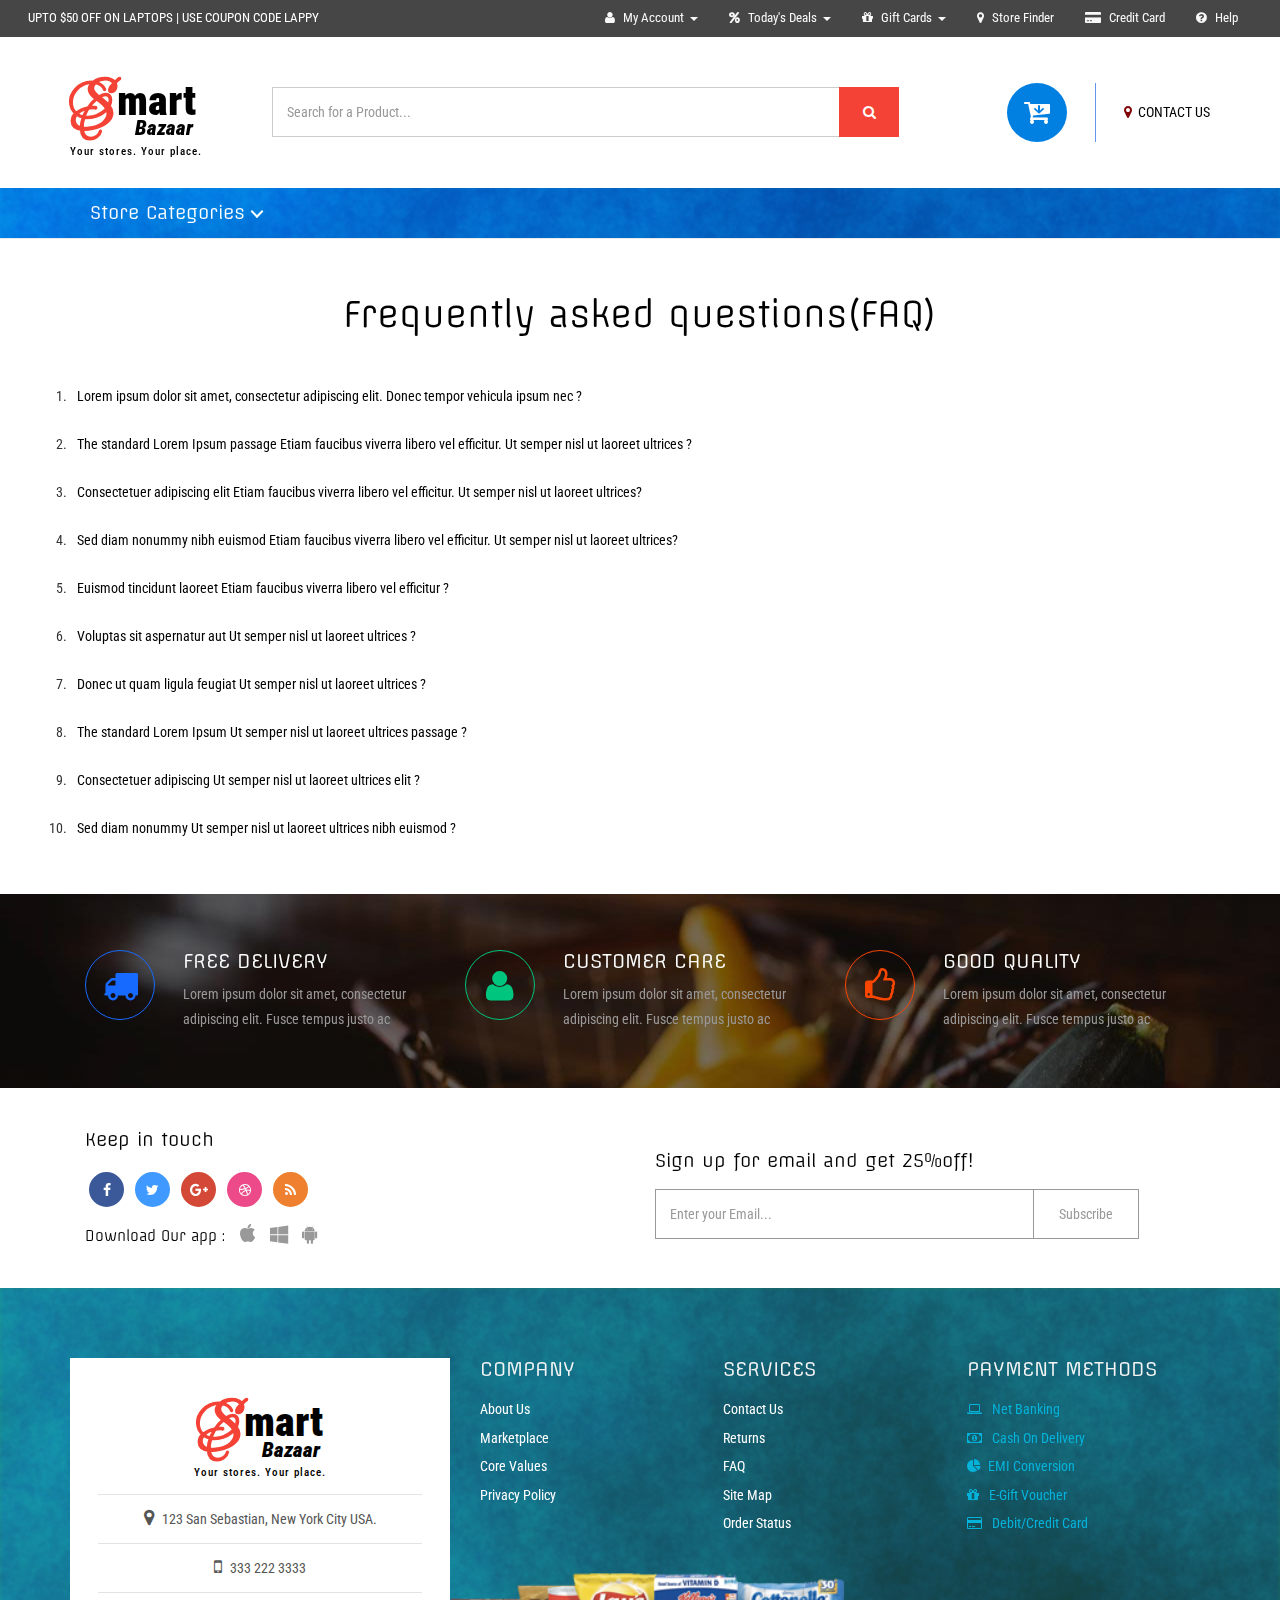
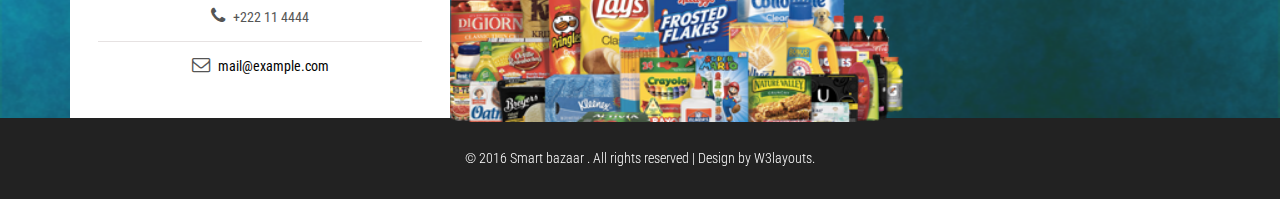
<file: main/faq.html>
<!--
Author: W3layouts
Author URL: http://w3layouts.com
License: Creative Commons Attribution 3.0 Unported
License URL: http://creativecommons.org/licenses/by/3.0/
-->
<!DOCTYPE html>
<html lang="en">
<head>
<title>Smart Bazaar an E-commerce Online Shopping Category Flat Bootstrap Responsive Website Template | Help :: w3layouts</title>
<meta name="viewport" content="width=device-width, initial-scale=1">
<meta http-equiv="Content-Type" content="text/html; charset=utf-8" />
<meta name="keywords" content="Smart Bazaar Responsive web template, Bootstrap Web Templates, Flat Web Templates, Android Compatible web template, 
SmartPhone Compatible web template, free WebDesigns for Nokia, Samsung, LG, SonyEricsson, Motorola web design" />
<script type="application/x-javascript"> addEventListener("load", function() { setTimeout(hideURLbar, 0); }, false);
		function hideURLbar(){ window.scrollTo(0,1); } </script>
<!-- Custom Theme files -->
<link href="css/bootstrap.css" rel="stylesheet" type="text/css" media="all" />
<link href="css/style.css" rel="stylesheet" type="text/css" media="all" /> 
<link href="css/animate.min.css" rel="stylesheet" type="text/css" media="all" /><!-- animation -->
<link href="css/menu.css" rel="stylesheet" type="text/css" media="all" /> <!-- menu style -->  
<!-- //Custom Theme files -->
<!-- font-awesome icons -->
<link href="css/font-awesome.css" rel="stylesheet"> 
<!-- //font-awesome icons -->
<!-- js -->
<script src="js/jquery-2.2.3.min.js"></script> 
<script src="js/jquery-scrolltofixed-min.js" type="text/javascript"></script><!-- fixed nav js -->
<script>
    $(document).ready(function() {

        // Dock the header to the top of the window when scrolled past the banner. This is the default behaviour.

        $('.header-two').scrollToFixed();  
        // previous summary up the page.

        var summaries = $('.summary');
        summaries.each(function(i) {
            var summary = $(summaries[i]);
            var next = summaries[i + 1];

            summary.scrollToFixed({
                marginTop: $('.header-two').outerHeight(true) + 10, 
                zIndex: 999
            });
        });
    });
</script>
<!-- //js --> 
<!-- web-fonts -->
<link href='//fonts.googleapis.com/css?family=Roboto+Condensed:400,300,300italic,400italic,700,700italic' rel='stylesheet' type='text/css'>
<link href='//fonts.googleapis.com/css?family=Lovers+Quarrel' rel='stylesheet' type='text/css'>
<link href='//fonts.googleapis.com/css?family=Offside' rel='stylesheet' type='text/css'> 
<!-- web-fonts -->  
<!-- start-smooth-scrolling -->
<script type="text/javascript" src="js/move-top.js"></script>
<script type="text/javascript" src="js/easing.js"></script>	
<script type="text/javascript">
		jQuery(document).ready(function($) {
			$(".scroll").click(function(event){		
				event.preventDefault();
				$('html,body').animate({scrollTop:$(this.hash).offset().top},1000);
			});
		});
</script>
<!-- //end-smooth-scrolling -->
<!-- smooth-scrolling-of-move-up -->
	<script type="text/javascript">
		$(document).ready(function() {
		
			var defaults = {
				containerID: 'toTop', // fading element id
				containerHoverID: 'toTopHover', // fading element hover id
				scrollSpeed: 1200,
				easingType: 'linear' 
			};
			
			$().UItoTop({ easingType: 'easeOutQuart' });
			
		});
	</script>
	<!-- //smooth-scrolling-of-move-up -->
</head>
<body>
	<!-- header -->
	<div class="header">
		<div class="w3ls-header"><!--header-one--> 
			<div class="w3ls-header-left">
				<p><a href="#">UPTO $50 OFF ON LAPTOPS | USE COUPON CODE LAPPY </a></p>
			</div>
			<div class="w3ls-header-right">
				<ul>
					<li class="dropdown head-dpdn">
						<a href="#" class="dropdown-toggle" data-toggle="dropdown"><i class="fa fa-user" aria-hidden="true"></i> My Account<span class="caret"></span></a>
						<ul class="dropdown-menu">
							<li><a href="login.html">Login </a></li> 
							<li><a href="signup.html">Sign Up</a></li> 
							<li><a href="login.html">My Orders</a></li>  
							<li><a href="login.html">Wallet</a></li> 
						</ul> 
					</li> 
					<li class="dropdown head-dpdn">
						<a href="#" class="dropdown-toggle" data-toggle="dropdown"><i class="fa fa-percent" aria-hidden="true"></i> Today's Deals<span class="caret"></span></a>
						<ul class="dropdown-menu">
							<li><a href="offers.html">Cash Back Offers</a></li> 
							<li><a href="offers.html">Product Discounts</a></li>
							<li><a href="offers.html">Special Offers</a></li> 
						</ul> 
					</li> 
					<li class="dropdown head-dpdn">
						<a href="#" class="dropdown-toggle" data-toggle="dropdown"><i class="fa fa-gift" aria-hidden="true"></i> Gift Cards<span class="caret"></span></a>
						<ul class="dropdown-menu">
							<li><a href="offers.html">Product Gift card</a></li> 
							<li><a href="offers.html">Occasions Register</a></li>
							<li><a href="offers.html">View Balance</a></li> 
						</ul> 
					</li> 
					<li class="dropdown head-dpdn">
						<a href="contact.html" class="dropdown-toggle"><i class="fa fa-map-marker" aria-hidden="true"></i> Store Finder</a>
					</li> 
					<li class="dropdown head-dpdn">
						<a href="card.html" class="dropdown-toggle"><i class="fa fa-credit-card-alt" aria-hidden="true"></i> Credit Card</a>
					</li> 
					<li class="dropdown head-dpdn">
						<a href="help.html" class="dropdown-toggle"><i class="fa fa-question-circle" aria-hidden="true"></i> Help</a>
					</li>
				</ul>
			</div>
			<div class="clearfix"> </div> 
		</div>
		<div class="header-two"><!-- header-two -->
			<div class="container">
				<div class="header-logo">
					<h1><a href="index.html"><span>S</span>mart <i>Bazaar</i></a></h1>
					<h6>Your stores. Your place.</h6> 
				</div>	
				<div class="header-search">
					<form action="#" method="post">
						<input type="search" name="Search" placeholder="Search for a Product..." required="">
						<button type="submit" class="btn btn-default" aria-label="Left Align">
							<i class="fa fa-search" aria-hidden="true"> </i>
						</button>
					</form>
				</div>
				<div class="header-cart"> 
					<div class="my-account">
						<a href="contact.html"><i class="fa fa-map-marker" aria-hidden="true"></i> CONTACT US</a>						
					</div>
					<div class="cart"> 
						<form action="#" method="post" class="last"> 
							<input type="hidden" name="cmd" value="_cart" />
							<input type="hidden" name="display" value="1" />
							<button class="w3view-cart" type="submit" name="submit" value=""><i class="fa fa-cart-arrow-down" aria-hidden="true"></i></button>
						</form>  
					</div>
					<div class="clearfix"> </div> 
				</div> 
				<div class="clearfix"> </div>
			</div>		
		</div><!-- //header-two -->
		<div class="header-three"><!-- header-three -->
			<div class="container">
				<div class="menu">
					<div class="cd-dropdown-wrapper">
						<a class="cd-dropdown-trigger" href="#0">Store Categories</a>
						<nav class="cd-dropdown"> 
							<a href="#0" class="cd-close">Close</a>
							<ul class="cd-dropdown-content"> 
								<li><a href="offers.html">Today's Offers</a></li>
								<li class="has-children">
									<a href="#">Electronics</a> 
									<ul class="cd-secondary-dropdown is-hidden">
										<li class="go-back"><a href="#">Menu</a></li>
										<li class="see-all"><a href="products.html">All Electronics</a></li>
										<li class="has-children">
											<a href="#">MOBILE PHONES</a>  
											<ul class="is-hidden"> 
												<li class="go-back"><a href="#">All Electronics</a></li> 
												<li class="has-children">
													<a href="#0">SmartPhones</a> 
													<ul class="is-hidden"> 
														<li class="go-back"><a href="#"> </a></li>
														<li><a href="products.html">Android</a></li>
														<li><a href="products.html">Windows</a></li>
														<li><a href="products.html">Black berry</a></li>
													</ul>
												</li>
												<li> <a href="products.html">IPhones</a> </li>
												<li><a href="products.html">Tablets</a></li>
												<li><a href="products.html">IPad</a></li>
												<li><a href="products.html">Feature Phones</a></li> 
											</ul>
										</li> 
										<li class="has-children">
											<a href="#">LARGE APPLIANCES</a> 
											<ul class="is-hidden"> 
												<li class="go-back"><a href="#">All Electronics </a></li>
												<li><a href="products.html">Refrigerators</a></li> 
												<li><a href="products.html">Washing Machine</a></li>
												<li><a href="products.html">Office Technology</a></li>
												<li><a href="products.html">Air conditioner</a></li>
												<li><a href="products.html">Home Automation</a></li>
											</ul>
										</li> 
										<li class="has-children">
											<a href="#">ENTERTAINMENT</a> 
											<ul class="is-hidden"> 
												<li class="go-back"><a href="#">All Electronics</a></li>
												<li><a href="products.html">Tv & Accessories</a></li>
												<li><a href="products.html">Digital Camera</a></li>
												<li><a href="products.html">Gaming</a></li>
												<li><a href="products.html">Home Audio & Theater</a></li>
												<li class="has-children">
													<a href="#">Computer</a>
													<ul class="is-hidden">
														<li class="go-back"><a href="#"> </a></li> 
														<li><a href="products.html">Laptop </a></li>
														<li><a href="products.html">Gaming PC</a></li>
														<li><a href="products.html">Monitors</a></li>
														<li><a href="products.html">Networking</a></li>
														<li><a href="products.html">Printers & Supplies</a></li>
														<li><a href="products.html">Accessories</a></li>
													</ul>
												</li> 
											</ul>
										</li> 
										<li class="has-children">
											<a href="#">HOME APPLIANCES</a> 
											<ul class="is-hidden">
												<li class="go-back"><a href="#0">All Electronics </a></li>
												<li class="has-children"><a href="#">Kitchen appliances</a>
													<ul class="is-hidden">
														<li class="go-back"><a href="#0"> </a></li>
														<li><a href="products.html">Rice Cookers</a></li>
														<li><a href="products.html">Mixer Juicer</a></li>
														<li><a href="products.html">Grinder</a></li>
														<li><a href="products.html">Blenders & Choppers</a></li>
														<li><a href="products.html">Microwave Oven</a></li>
														<li><a href="products.html">Food Processors</a></li>
													</ul>
												</li>
												<li><a href="products.html">Purifiers</a></li>
												<li><a href="products.html">Geysers</a></li>
												<li><a href="products.html">Gas Stove</a></li>
												<li><a href="products.html">Vacuum Cleaner</a></li>
												<li><a href="products.html">Sewing Machine</a></li> 
												<li><a href="products.html">Heaters & Fans</a></li>
											</ul>
										</li>
										<li class="has-children">
											<a href="#">SMALL DEVICES</a> 
											<ul class="is-hidden"> 
												<li class="go-back"><a href="#0">All Electronics </a></li>
												<li><a href="products.html">Wifi Dongle</a></li>
												<li><a href="products.html">Router & Modem</a></li>
												<li class="has-children"><a href="#">Storage Devices</a>
													<ul class="is-hidden">
														<li class="go-back"><a href="#0"> </a></li>
														<li><a href="products.html">Cloud Storage</a></li>
														<li><a href="products.html">Hard Disk</a></li>
														<li><a href="products.html">SSD</a></li>
														<li><a href="products.html">Pen Drive</a></li>
														<li><a href="products.html">Memory card</a></li> 
														<li><a href="products.html">Security Devices</a></li> 
													</ul>
												</li> 
												<li><a href="products.html">Office Supplies</a></li>
												<li><a href="products.html">Cut the Cable</a></li>
												<li><a href="products.html">Auto Electronics</a></li>  
											</ul>
										</li>
										<li class="has-children">
											<a href="#">PERSONAL CARE</a> 
											<ul class="is-hidden"> 
												<li class="go-back"><a href="#0">All Electronics </a></li>
												<li><a href="products.html">Epilator</a></li> 
												<li><a href="products.html">Hair Styler</a></li>
												<li><a href="products.html">Trimmer & Shaver</a></li>
												<li><a href="products.html">Health Care</a></li> 
												<li><a href="products.html">cables</a></li>
											</ul>
										</li>
									</ul> <!-- .cd-secondary-dropdown --> 
								</li> <!-- .has-children -->
								<li class="has-children">
									<a href="#">Fashion Store</a> 
									<ul class="cd-secondary-dropdown is-hidden">
										<li class="go-back"><a href="#">Menu</a></li>
										<li class="see-all"><a href="products1.html">All Fashion Stores</a></li>
										<li class="has-children">
											<a href="#">GIRLS' CLOTHING</a> 
											<ul class="is-hidden">  
												<li class="go-back"><a href="#">All Fashion Stores</a></li>
												<li><a href="products1.html">Ethnic wear </a></li>
												<li><a href="products1.html">Maternity wear</a></li>
												<li><a href="products1.html">inner & nightwear </a></li>
												<li><a href="products1.html">casual wear </a></li>
												<li><a href="products1.html">formal wear</a></li>
												<li><a href="products1.html">Sports wear</a></li>
											</ul>
										</li> 
										<li class="has-children">
											<a href="#">BOYS' CLOTHING</a> 
											<ul class="is-hidden">  
												<li class="go-back"><a href="#">All Fashion Stores</a></li>
												<li><a href="products1.html">Jeans</a></li>  
												<li><a href="products1.html">Casual wear</a></li> 
												<li><a href="products1.html">Shorts</a></li> 
												<li><a href="products1.html">T-Shirts & Polos</a></li> 
												<li><a href="products1.html">Trousers & Chinos</a></li> 
											</ul>
										</li> 
										<li class="has-children">
											<a href="#">JACKETS</a> 
											<ul class="is-hidden">
												<li class="go-back"><a href="#">All Fashion Stores</a></li>
												<li><a href="products1.html">Blazers</a></li>
												<li><a href="products1.html">Bomber jackets</a></li>
												<li><a href="products1.html">Denim Jackets</a></li>
												<li><a href="products1.html">Duffle Coats</a></li>
												<li><a href="products1.html">Leather Jackets</a></li>
												<li><a href="products1.html">Parkas</a></li>
											</ul>
										</li> 
										<li class="has-children">
											<a href="#">ACCESSORIES </a> 
											<ul class="is-hidden"> 
												<li class="go-back"><a href="#">All Fashion Stores</a></li>
												<li><a href="products1.html">Watches </a></li>
												<li><a href="products1.html">Eyewear </a></li>
												<li><a href="products1.html">Jewellery </a></li>
												<li class="has-children">
													<a href="#">Footwear </a>  
													<ul class="is-hidden">
														<li class="go-back"><a href="#"> </a></li>
														<li><a href="products1.html">Ethnic</a></li>  
														<li><a href="products1.html">Casual wear</a></li>
														<li><a href="products1.html">Sports Shoes</a></li>
														<li><a href="products1.html">Boots</a></li>
													</ul> 
												</li> 
												<li><a href="products1.html">Stoles & Scarves</a></li>
												<li><a href="products1.html">Handbags</a></li>
											</ul>
										</li>
										<li class="has-children">
											<a href="#">BEAUTY</a> 
											<ul class="is-hidden">
												<li class="go-back"><a href="#">All Fashion Stores</a></li>
												<li><a href="products1.html">Perfumes & Deos</a></li>
												<li><a href="products1.html">Lipsticks & Nail Polish</a></li>
												<li><a href="products1.html">Beauty Gift Hampers</a></li> 
												<li><a href="products1.html">Personal Grooming</a></li>
												<li><a href="products1.html">Travel bags</a></li>
											</ul>
										</li>
										<li class="has-children">
											<a href="products1.html">PERSONAL CARE</a> 
											<ul class="is-hidden"> 
												<li class="go-back"><a href="#">All Fashion Stores</a></li>
												<li><a href="products1.html">Face Care</a></li>
												<li><a href="products1.html">Nail Care</a></li>
												<li><a href="products1.html">Hair Care</a></li>
												<li><a href="products1.html">Body Care</a></li>
												<li><a href="products1.html">Bath & Spa</a></li>   
											</ul>
										</li>
									</ul> <!-- .cd-secondary-dropdown --> 
								</li> <!-- .has-children -->
								<li class="has-children">
									<a href="products2.html">Kids Fashion & Toys</a> 
									<ul class="cd-secondary-dropdown is-hidden"> 
										<li class="go-back"><a href="#">Menu</a></li>
										<li class="see-all"><a href="products2.html">All Kids Fashions</a></li>
										<li class="has-children">
											<a href="products2.html">KIDS CLOTHING</a> 
											<ul class="is-hidden"> 
												<li class="go-back"><a href="#">All Kids Fashions</a></li>
												<li><a href="products2.html">Ethnic wear </a></li> 
												<li><a href="products2.html">inner & Sleepwear </a></li>
												<li><a href="products2.html">Dresses & Frocks </a></li>
												<li><a href="products2.html">Winter wear</a></li>
												<li><a href="products2.html">Diaper & Accessories</a></li>
											</ul>
										</li> 
										<li class="has-children"><a href="#">KIDS FASHION</a>
											<ul class="is-hidden">  
												<li class="go-back"><a href="#">All Kids Fashions</a></li>
												<li><a href="products2.html">Footwear</a></li> 
												<li><a href="products2.html">Sunglasses </a></li>
												<li><a href="products2.html">School & Stationery</a></li>
												<li><a href="products2.html">Jewellery</a></li>
												<li><a href="products2.html">Hair bands & Clips</a></li>
											</ul>
										</li>
										<li class="has-children"><a href="#">Baby Care</a>
											<ul class="is-hidden"> 
												<li class="go-back"><a href="#">All Kids Fashions</a></li>
												<li><a href="products2.html">Lotions, Oil & Powder </a></li> 
												<li><a href="products2.html">Soaps, Shampoo </a></li>
												<li><a href="products2.html">Bath Towels</a></li> 
												<li class="has-children">
													<a href="#">Feeding</a> 
													<ul class="is-hidden">
														<li class="go-back"><a href="#"> </a></li> 
														<li><a href="products2.html">Baby Food </a></li>
														<li><a href="products2.html">Bottle Feeding </a></li>
														<li><a href="products2.html">Breast Feeding</a></li>  
													</ul>
												</li>  
												<li><a href="products2.html">Toddlers' Rooms</a></li> 	
											</ul><!-- .cd-secondary-dropdown --> 
										</li> <!-- .has-children -->								
										<li class="has-children"><a href="#">TOYS & GAMES </a>
											<ul class="is-hidden"> 
												<li class="go-back"><a href="#">All Kids Fashions</a></li>
												<li><a href="products2.html">Art & Crafts</a></li> 
												<li><a href="products2.html">Educational Toys </a></li>
												<li><a href="products2.html">Baby Toys</a></li> 
												<li><a href="products2.html">Outdoor Play </a></li> 
												<li><a href="products2.html">Musical Instruments</a></li>
											</ul>
										</li>
										<li> 
											<ul class="is-hidden">
												<li class="go-back"><a href="#">All Kids Fashions</a></li>
												<li><a href="products2.html">Toy Tips & Trends</a></li> 
												<li><a href="products2.html">Preschool Toys</a></li>
												<li><a href="products2.html">Musical Instruments</a></li> 
												<li><a href="products2.html">Bikes & Ride-Ons</a></li>
												<li><a href="products2.html">Video Games</a></li>
												<li><a href="products2.html">PC & Digital Gaming</a></li>
											</ul>	
										</li> 
									</ul><!-- .cd-secondary-dropdown --> 
								</li> <!-- .has-children --> 
								<li class="has-children">
									<a href="#">Home, Furniture & Patio</a> 
									<ul class="cd-secondary-dropdown is-hidden">
										<li class="go-back"><a href="#">Menu</a></li>
										<li class="see-all"><a href="products3.html">All Products</a></li>
										<li class="has-children">
											<a href="#">Kitchen Uses</a> 
											<ul class="is-hidden">  
												<li class="go-back"><a href="#"></a></li>
												<li><a href="products3.html">Dinner Sets </a></li> 
												<li><a href="products3.html">Cookware & Bakeware </a></li>
												<li><a href="products3.html">Containers & Jars </a></li>
												<li><a href="products3.html">Kitchen Tools </a></li>
												<li><a href="products3.html">Food Storage</a></li>
												<li><a href="products3.html">Casseroles</a></li>
											</ul>
										</li> 
										<li class="has-children">
											<a href="#">Furniture </a> 
											<ul class="is-hidden"> 
												<li class="go-back"><a href="#"></a></li>
												<li><a href="products3.html">Bedroom </a></li> 
												<li><a href="products3.html">Dining Room </a></li>
												<li><a href="products3.html">Kids' Furniture </a></li>
												<li><a href="products3.html">Living Room</a></li>
												<li><a href="products3.html">Office</a></li>
												<li><a href="products3.html">Mattresses</a></li>
											</ul>
										</li> 
										<li class="has-children">
											<a href="#">Home Decor </a> 
											<ul class="is-hidden">
												<li class="go-back"><a href="#"></a></li>
												<li><a href="products3.html">Lighting</a></li> 
												<li><a href="products3.html">Painting</a></li>
												<li><a href="products3.html">Curtains & Blinds</a></li>
												<li><a href="products3.html">Patio Furniture</a></li>
												<li><a href="products3.html">Wardrobes & Cabinets</a></li>
												<li><a href="products3.html">Mattresses</a></li>
											</ul>
										</li>  
										<li class="has-children">
											<a href="#">Gardening & Lawn </a> 
											<ul class="is-hidden">
												<li class="go-back"><a href="#"> </a></li>  
												<li><a href="products3.html">Gardening </a></li> 
												<li><a href="products3.html">Landscaping </a></li>
												<li><a href="products3.html">Sheds</a></li>
												<li><a href="products3.html">Outdoor Storage  </a></li>
												<li><a href="products3.html">Garden & Ideas </a></li>
												<li><a href="products3.html">Patio Tips</a></li>
											</ul>
										</li> 
										<li class="has-children">
											<a href="#">Garage Storage</a> 
											<ul class="is-hidden"> 
												<li class="go-back"><a href="#"></a></li>
												<li><a href="products3.html">Baskets & Bins </a></li> 
												<li><a href="products3.html">Garage Door Openers</a></li>
												<li><a href="products3.html">Free Standing Shelves </a></li>
												<li><a href="products3.html">Floor cleaning</a></li>
												<li><a href="products3.html">Tool Kits</a></li>
											</ul>
										</li>  
									</ul><!-- .cd-secondary-dropdown --> 
								</li> <!-- .has-children -->  
								<li class="has-children">
									<a href="#">Sports, Fitness & Outdoor</a>
									<ul class="cd-secondary-dropdown is-hidden">
										<li class="go-back"><a href="#">Menu</a></li>
										<li class="see-all"><a href="products4.html">All Products</a></li>
										<li class="has-children">
											<a href="#">Single Sports </a> 
											<ul class="is-hidden">
												<li class="go-back"><a href="#"></a></li>
												<li><a href="products4.html">Bikes </a></li> 
												<li><a href="products4.html">Fishing  </a></li>
												<li><a href="products4.html">Cycling </a></li>
												<li><a href="products4.html">Musical Instruments</a></li>
												<li><a href="products4.html">Archery </a></li>
											</ul>
										</li> 
										<li class="has-children">
											<a href="#">Team Sports</a> 
											<ul class="is-hidden"> 
												<li class="go-back"><a href="#"></a></li>
												<li><a href="products4.html">Cricket </a></li> 
												<li><a href="products4.html">Badminton </a></li>
												<li><a href="products4.html">Swimming Gear </a></li>
												<li><a href="products4.html">Sports Apparel </a></li>
												<li><a href="products4.html">Indoor games</a></li>
											</ul>
										</li> 
										<li class="has-children">
											<a href="#">Fitness </a> 
											<ul class="is-hidden">
												<li class="go-back"><a href="#"></a></li>
												<li><a href="products4.html">Fitness Accessories </a></li> 
												<li><a href="products4.html">Exercise Machines </a></li>
												<li><a href="products4.html">Ellipticals </a></li>
												<li><a href="products4.html">Home Gyms</a></li> 
												<li><a href="products4.html">Exercise Bikes</a></li> 
											</ul>
										</li>
										<li class="has-children">
											<a href="#">Camping </a> 
											<ul class="is-hidden">
												<li class="go-back"><a href="#"></a></li>
												<li><a href="products4.html"> Airbeds</a></li> 
												<li><a href="products4.html">Tents </a></li>
												<li><a href="products4.html">Gazebo's & Shelters</a></li>
												<li><a href="products4.html">Coolers </a></li>
												<li><a href="products4.html">Canopies</a></li>
												<li><a href="products4.html">Sleeping Bags</a></li>
											</ul>
										</li> 
										<li class="has-children">
											<a href="#">Camping Tools</a> 
											<ul class="is-hidden">
												<li class="go-back"><a href="#"></a></li>
												<li><a href="products4.html">Shooting </a></li> 
												<li><a href="products4.html">Knives & Tools </a></li>
												<li><a href="products4.html">Optics & Binoculars </a></li>
												<li><a href="products4.html">Lights & Lanterns </a></li>
												<li><a href="products4.html">Hunting Clothing </a></li>
											</ul>
										</li> 
										<li class="has-children">
											<a href="#">Other</a> 
											<ul class="is-hidden">
												<li class="go-back"><a href="#"></a></li>
												<li><a href="products4.html">Riding Gears & More </a></li> 
												<li><a href="products4.html">Body Massagers </a></li>
												<li><a href="products4.html">Health Monitors </a></li>
												<li><a href="products4.html">Health Drinks </a></li> 
											</ul>
										</li> 	
									</ul><!-- .cd-secondary-dropdown --> 
								</li> <!-- .has-children -->  
								<li class="has-children">
									<a href="#">Grocery store</a>
									<ul class="cd-secondary-dropdown is-hidden">
										<li class="go-back"><a href="#">Menu</a></li>
										<li class="see-all"><a href="products5.html">All Products</a></li>
										<li class="has-children">
											<a href="#">Veggies & Fruits </a> 
											<ul class="is-hidden">
												<li class="go-back"><a href="#"></a></li>
												<li><a href="products5.html">Vegetables </a></li> 
												<li><a href="products5.html">Fruits </a></li>
												<li><a href="products5.html">Dry Fruits</a></li> 
												<li><a href="products5.html">Snacks & Cookies </a></li>
												<li><a href="products5.html">Breakfast & Cereal</a></li> 
											</ul> 
										</li> 
										<li class="has-children">
											<a href="#">Packet Food</a> 
											<ul class="is-hidden">
												<li class="go-back"><a href="#"></a></li>
												<li><a href="products5.html">Beverages </a></li> 
												<li><a href="products5.html">Baking </a></li>
												<li><a href="products5.html">Emergency Food </a></li>
												<li><a href="products5.html">Candy & Gum </a></li>
												<li><a href="products5.html">Meals & Pasta </a></li>
											</ul>
										</li> 
										<li class="has-children">
											<a href="#">Shop All Pets </a> 
											<ul class="is-hidden">
												<li class="go-back"><a href="#"></a></li>
												<li><a href="products5.html">Dogs </a></li>  
												<li><a href="products5.html">Fish </a></li>												
												<li><a href="products5.html">Cats</a></li>
												<li><a href="products5.html">Birds </a></li>
												<li><a href="products5.html">Pet Food </a></li>
											</ul>
										</li>
										<li class="has-children">
											<a href="#">Household Essentials </a> 
											<ul class="is-hidden"> 
												<li class="go-back"><a href="#"></a></li>
												<li><a href="products5.html">Laundry Room </a></li> 
												<li><a href="products5.html">Paper & Plastic</a></li>
												<li><a href="products5.html">Pest Control </a></li>
												<li><a href="products5.html">Batteries </a></li> 
											</ul>
										</li> 
										<li class="has-children">
											<a href="#">Food Shops </a> 
											<ul class="is-hidden">
												<li class="go-back"><a href="#"></a></li>
												<li><a href="products5.html">Fresh Food</a></li> 
												<li><a href="products5.html">Food Gifts </a></li>
												<li><a href="products5.html">Frozen Food </a></li>
												<li><a href="products5.html">Organic </a></li>
												<li><a href="products5.html">Gluten Free </a></li>
											</ul>
										</li> 
										<li class="has-children">
											<a href="#">Tips </a> 
											<ul class="is-hidden">
												<li class="go-back"><a href="#"></a></li>
												<li><a href="products5.html">Pets Growth</a></li> 
												<li><a href="products5.html">Recipes </a></li>
												<li><a href="products5.html">Snacks</a></li>
												<li><a href="products5.html">Nutrition</a></li> 
											</ul>
										</li> 
									</ul><!-- .cd-secondary-dropdown --> 
								</li> <!-- .has-children -->  
								<li class="has-children">
									<a href="#">Photo, Gifts & Office Supplies</a>
									<ul class="cd-secondary-dropdown is-hidden">
										<li class="go-back"><a href="#">Menu</a></li>
										<li class="see-all"><a href="products6.html">All Products</a></li>
										<li class="has-children">
											<a href="#">Trending Now </a> 
											<ul class="is-hidden">
												<li class="go-back"><a href="#"></a></li>
												<li><a href="products6.html">Best Priced</a></li> 
												<li><a href="products6.html">Chocolates </a></li>
												<li><a href="products6.html">Gift Cards </a></li>
												<li><a href="products6.html">Fashion & Accessories </a></li>
												<li><a href="products6.html">Decorative Plants </a></li>
											</ul>
										</li> 
										<li class="has-children">
											<a href="#">Photos </a> 
											<ul class="is-hidden">
												<li class="go-back"><a href="#"></a></li>
												<li><a href="products6.html">Shelf animation </a></li> 
												<li><a href="products6.html">3D-rendered </a></li>
												<li><a href="products6.html">gift builder </a></li>
												<li><a href="products6.html">Frames</a></li>
												<li><a href="products6.html">Wall Decor</a></li>
											</ul>
										</li> 
										<li class="has-children">
											<a href="#">Gifts </a> 
											<ul class="is-hidden">	
												<li class="go-back"><a href="#"></a></li>
												<li><a href="products6.html">Personalized Gifts </a></li> 
												<li><a href="products6.html">Flowers </a></li>
												<li><a href="products6.html">Cards & Toys</a></li>
												<li><a href="products6.html">Show pieces </a></li>
												<li><a href="products6.html">Photo Books</a></li>
											</ul>
										</li>
										<li class="has-children">
											<a href="#">Favourite Brands </a> 
											<ul class="is-hidden">
												<li class="go-back"><a href="#"></a></li>
												<li><a href="products6.html">Archies </a></li> 
												<li><a href="products6.html">Jewel Fuel </a></li>
												<li><a href="products6.html">Ferns N Petals </a></li>
												<li><a href="products6.html">Happily Unmarried</a></li>
												<li><a href="products6.html">Chumbak</a></li>
											</ul>
										</li> 
										<li class="has-children">
											<a href="#">Office</a> 
											<ul class="is-hidden"> 
												<li class="go-back"><a href="#"></a></li>
												<li><a href="products6.html">Calendars</a></li> 
												<li><a href="products6.html">Mousepads</a></li>
												<li><a href="products6.html">Phone Cases</a></li>
												<li><a href="products6.html">Tablet & Laptop Cases</a></li>
												<li><a href="products6.html">Mounted Photos</a></li>
											</ul>
										</li> 
										<li class="has-children">
											<a href="#">Combos </a> 
											<ul class="is-hidden">
												<li class="go-back"><a href="#"></a></li>
												<li><a href="products6.html">Chocolates </a></li> 
												<li><a href="products6.html">Dry Fruits</a></li>
												<li><a href="products6.html">Sweets</a></li>
												<li><a href="products6.html">Snacks</a></li>
												<li><a href="products6.html">Cakes</a></li>
											</ul>
										</li> 
									</ul><!-- .cd-secondary-dropdown --> 
								</li> 
								<li class="has-children">
									<a href="#">Health, Beauty & Pharmacy</a>
									<ul class="cd-secondary-dropdown is-hidden">
										<li class="go-back"><a href="#">Menu</a></li>
										<li class="see-all"><a href="products7.html">All Products</a></li>
										<li class="has-children">
											<a href="#">Health</a> 
											<ul class="is-hidden">
												<li class="go-back"><a href="#"></a></li>
												<li><a href="products7.html">Home Health Care </a></li> 
												<li><a href="products7.html">Sports Nutrition </a></li>
												<li><a href="products7.html">Vision </a></li>
												<li><a href="products7.html">Vitamins </a></li>
												<li><a href="products7.html">Diet & Nutrition </a></li>
											</ul>
										</li> 
										<li class="has-children">
											<a href="#">Health Tips</a> 
											<ul class="is-hidden">
												<li class="go-back"><a href="#"></a></li>
												<li><a href="products7.html">Diet</a></li> 
												<li><a href="products7.html">Exercise Tips  </a></li>
												<li><a href="products7.html">Vitamin Balance</a></li>
												<li><a href="products7.html">Health Insurance</a></li>
												<li><a href="products7.html">Funeral</a></li>
											</ul>
										</li> 
										<li class="has-children">
											<a href="#">Beauty </a> 
											<ul class="is-hidden">
												<li class="go-back"><a href="#"></a></li>
												<li><a href="products7.html">Massage & Spa </a></li> 
												<li><a href="products7.html">Face Wash</a></li>
												<li><a href="products7.html">Facial Cleanser</a></li>
												<li><a href="products7.html">Makeup </a></li>
												<li><a href="products7.html">Beauty Tips</a></li>
											</ul>
										</li>
										<li class="has-children">
											<a href="#">Pharmacy </a> 
											<ul class="is-hidden">
												<li class="go-back"><a href="#"></a></li>
												<li><a href="products7.html">Home Delivery </a></li> 
												<li><a href="products7.html">History & Reports </a></li>
												<li><a href="products7.html">Transfer Prescriptions </a></li>
												<li><a href="products7.html">Health CheckUp</a></li>
												<li><a href="products7.html">Mobile App</a></li>
											</ul>
										</li> 
										<li class="has-children">
											<a href="#">Pharmacy Center </a> 
											<ul class="is-hidden">
												<li class="go-back"><a href="#"></a></li>
												<li><a href="products7.html">Diabetes Shop </a></li> 
												<li><a href="products7.html">Medicine Cabinet </a></li>
												<li><a href="products7.html">Vitamin Selector</a></li>
												<li><a href="products7.html">Pharmacy Help</a></li> 
											</ul>
										</li>  
									</ul><!-- .cd-secondary-dropdown --> 
								</li>
								<li class="has-children">
									<a href="#">Automotive</a>
									<ul class="cd-secondary-dropdown is-hidden">
										<li class="go-back"><a href="#">Menu</a></li>
										<li class="see-all"><a href="products8.html">All Products</a></li>
										<li class="has-children">
											<a href="#">All Motors </a> 
											<ul class="is-hidden">
												<li class="go-back"><a href="#"></a></li>
												<li><a href="products8.html">Bikes </a></li> 
												<li><a href="products8.html">Yachts </a></li>
												<li><a href="products8.html">Scooters </a></li>
												<li><a href="products8.html">Autos</a></li>
												<li><a href="products8.html">Bus</a></li>
											</ul>
										</li> 
										<li class="has-children">
											<a href="#">Accessories </a> 
											<ul class="is-hidden">
												<li class="go-back"><a href="#"></a></li>
												<li><a href="products8.html">Vehicle Electronics</a></li> 
												<li><a href="products8.html">Stereos & Monitors</a></li>
												<li><a href="products8.html">Bluetooth Devices</a></li>
												<li><a href="products8.html">GPS Navigation</a></li>
												<li><a href="products8.html">Speakers & Tweeters</a></li>
											</ul>
										</li> 
										<li class="has-children">
											<a href="#">Safety & Security </a> 
											<ul class="is-hidden">
												<li class="go-back"><a href="#"></a></li>
												<li><a href="products8.html">Anti-Theft Devices </a></li> 
												<li><a href="products8.html">Helmets</a></li>
												<li><a href="products8.html">Sensors</a></li>
												<li><a href="products8.html">Auto Repair Tools </a></li>
												<li><a href="products8.html">Antifreeze & Coolants </a></li>
											</ul>
										</li>
										<li class="has-children">
											<a href="#">Car Interiors</a> 
											<ul class="is-hidden">
												<li class="go-back"><a href="#"></a></li>
												<li><a href="products8.html">Stereos </a></li> 
												<li><a href="products8.html">Floor Mats </a></li>
												<li><a href="products8.html">Seat Covers</a></li>
												<li><a href="products8.html">Chargers </a></li>
												<li><a href="products8.html">Audio Finder </a></li>
											</ul>
										</li>  
										<li class="has-children">
											<a href="#">Exterior Accessories </a> 
											<ul class="is-hidden"> 
												<li class="go-back"><a href="#"></a></li>
												<li><a href="products8.html">Wheel covers </a></li> 
												<li><a href="products8.html">Car Lighting </a></li>
												<li><a href="products8.html">Polish & Waxes</a></li>
												<li><a href="products8.html">Cargo Management</a></li>
												<li><a href="products8.html">Car Decoration </a></li>
											</ul>
										</li> 
										<li class="has-children">
											<a href="#">Car Care</a> 
											<ul class="is-hidden">
												<li class="go-back"><a href="#"></a></li>
												<li><a href="products8.html">Auto Tips & Advice </a></li> 
												<li><a href="products8.html">Car Washes & Cleaners </a></li>
												<li><a href="products8.html">Car Wax & Polish</a></li>
												<li><a href="products8.html">Cleaning Tools</a></li>
												<li><a href="products8.html">Detailing Kits </a></li>
											</ul>
										</li> 
									</ul><!-- .cd-secondary-dropdown --> 
								</li>
								<li class="has-children">
									<a href="#">Books, Music & Movies</a>
									<ul class="cd-secondary-dropdown is-hidden">
										<li class="go-back"><a href="#">Menu</a></li>
										<li class="see-all"><a href="products9.html">All Products</a></li>
										<li class="has-children">
											<a href="#">Books</a> 
											<ul class="is-hidden">
												<li class="go-back"><a href="#"></a></li>
												<li class="has-children"><a href="#">Exam books </a>
													<ul class="is-hidden">
														<li class="go-back"><a href="#"> </a></li>
														<li><a href="products9.html">CAT/MAT/XAT</a></li>
														<li><a href="products9.html">Civil Services</a></li>
														<li><a href="products9.html">AFCAT</a></li>
														<li><a href="products9.html">New Releases</a></li>
													</ul>												
												</li>
												<li><a href="products9.html">Academic Text </a></li>
												<li><a href="products9.html">Romance Books </a></li>
												<li><a href="products9.html">Journals </a></li>
												<li><a href="products9.html">Children's & Teen Books </a></li>
											</ul>
										</li> 
										<li class="has-children">
											<a href="#">Music</a> 
											<ul class="is-hidden">
												<li class="go-back"><a href="#"></a></li>
												<li><a href="products9.html">New Releases </a></li> 
												<li><a href="products9.html">Country Music </a></li>
												<li><a href="products9.html">Musical Instruments </a></li>
												<li><a href="products9.html">Collections</a></li>
												<li><a href="products9.html">Boxed Sets </a></li>
											</ul>
										</li> 
										<li class="has-children">
											<a href="#">Music Combo</a> 
											<ul class="is-hidden">
												<li class="go-back"><a href="#"></a></li>
												<li><a href="products9.html">Pop </a></li> 
												<li><a href="products9.html">Preorders </a></li>
												<li><a href="products9.html">Album Songs</a></li>
												<li><a href="products9.html">Top 50 CDs </a></li>
												<li><a href="products9.html">Music DVDs </a></li>
											</ul>
										</li>
										<li class="has-children">
											<a href="#">Movies</a> 
											<ul class="is-hidden"> 
												<li class="go-back"><a href="#"></a></li>
												<li><a href="products9.html">New Releases </a></li> 
												<li><a href="products9.html">Children & Family </a></li>
												<li><a href="products9.html">Action</a></li>
												<li><a href="products9.html">Classic Movies </a></li>
												<li><a href="products9.html">Bollywood Movies </a></li>
											</ul>
										</li> 
										<li class="has-children">
											<a href="#">Movies Combo</a> 
											<ul class="is-hidden">
												<li class="go-back"><a href="#"></a></li>
												<li><a href="products9.html">Hollywood Movies </a></li> 
												<li><a href="products9.html">Digital Movies </a></li>
												<li><a href="products9.html">Boxed Sets</a></li>
												<li><a href="products9.html">Animated</a></li>
												<li><a href="products9.html">Adventure</a></li>
											</ul>
										</li> 
										<li class="has-children">
											<a href="#">TV Shows</a> 
											<ul class="is-hidden">
												<li class="go-back"><a href="#"></a></li>
												<li><a href="products9.html">Serials</a></li> 
												<li><a href="products9.html">Best Programs</a></li>
												<li><a href="products9.html">Celebrations</a></li>
												<li><a href="products9.html">Top Shows</a></li> 
											</ul>
										</li> 
									</ul><!-- .cd-secondary-dropdown --> 
								</li>  
								<li><a href="sitemap.html">Full Site Directory </a></li>  
							</ul> <!-- .cd-dropdown-content -->
						</nav> <!-- .cd-dropdown -->
					</div> <!-- .cd-dropdown-wrapper -->	 
				</div>
				<div class="move-text">
					<div class="marquee"><a href="offers.html"> New collections are available here...... <span>Get extra 10% off on everything | no extra taxes </span> <span> Try shipping pass free for 15 days with unlimited</span></a></div>
					<script type="text/javascript" src="js/jquery.marquee.min.js"></script>
					<script>
					  $('.marquee').marquee({ pauseOnHover: true });
					  //@ sourceURL=pen.js
					</script>
				</div>
			</div>
		</div>
	</div>
	<!-- //header --> 
	<!-- help-page -->
	<div class="faq-w3agile">
		<div class="container"> 
			<h3 class="w3ls-title w3ls-title1">Frequently asked questions(FAQ)</h3> 
			<ul class="faq">
				<li class="item1"><a href="#" title="click here">Lorem ipsum dolor sit amet, consectetur adipiscing elit. Donec tempor vehicula ipsum nec ?</a>
					<ul>
						<li class="subitem1"><p> Lorem ipsum dolor sit amet, consectetuer adipiscing elit, sed diam nonummy nibh euismod tincidunt ut laoreet dolore. At vero eos et accusamus et iusto odio dignissimos ducimus qui blanditiis praesentium voluptatum deleniti atque corrupti quos dolores et quas molestias excepturi sint occaecati cupiditate non provident.</p></li>										
					</ul>
				</li>
				<li class="item2"><a href="#" title="click here">The standard Lorem Ipsum passage Etiam faucibus viverra libero vel efficitur. Ut semper nisl ut laoreet ultrices ?</a>
					<ul>
						<li class="subitem1"><p> Tincidunt ut laoreet dolore At vero eos et Lorem ipsum dolor sit amet, consectetuer adipiscing elit, sed diam nonummy nibh euismod  consectetuer adipiscing elit, sed diam nonummy nibh euismod accusamus et iusto odio dignissimos ducimus qui blanditiis praesentium voluptatum deleniti atque corrupti quos dolores et quas molestias excepturi sint occaecati cupiditate non provident.</p></li>										
					</ul>
				</li>
				<li class="item3"><a href="#" title="click here">Consectetuer adipiscing elit Etiam faucibus viverra libero vel efficitur. Ut semper nisl ut laoreet ultrices?</a>
					<ul>
						<li class="subitem1"><p>Dincidunt ut laoreet dolore At vero eos et Lorem ipsum dolor sit amet, consectetuer adipiscing elit, sed diam nonummy nibh euismod  consectetuer adipiscing elit, sed diam nonummy nibh euismod accusamus et iusto odio dignissimos ducimus qui blanditiis praesentium voluptatum deleniti atque corrupti quos dolores et quas molestias excepturi sint occaecati cupiditate non provident.</p></li>										
					</ul>
				</li>
				<li class="item4"><a href="#" title="click here">Sed diam nonummy nibh euismod Etiam faucibus viverra libero vel efficitur. Ut semper nisl ut laoreet ultrices?</a>
					<ul>
						<li class="subitem1"><p>At vero eos et Lorem ipsum dolor sit amet, consectetuer adipiscing elit, sed diam nonummy nibh euismod  consectetuer adipiscing elit, sed diam nonummy nibh euismod accusamus et iusto odio dignissimos ducimus qui blanditiis praesentium voluptatum deleniti atque corrupti quos dolores et quas molestias excepturi sint occaecati cupiditate non provident.</p></li>										
					</ul>
				</li> 
				<li class="item5"><a href="#" title="click here">Euismod tincidunt laoreet Etiam faucibus viverra libero vel efficitur ?</a>
					<ul>
						<li class="subitem1"><p>At vero eos et Lorem ipsum dolor sit amet, consectetuer adipiscing elit, sed diam nonummy nibh euismod  consectetuer adipiscing elit, sed diam nonummy nibh euismod accusamus et iusto odio dignissimos ducimus qui blanditiis praesentium voluptatum deleniti atque corrupti quos dolores et quas molestias excepturi sint occaecati cupiditate non provident.</p></li>										
					</ul>
				</li>
				<li class="item6"><a href="#" title="click here">Voluptas sit aspernatur aut Ut semper nisl ut laoreet ultrices ?</a>
					<ul>
						<li class="subitem1"><p>At vero eos et Lorem ipsum dolor sit amet, consectetuer adipiscing elit, sed diam nonummy nibh euismod  consectetuer adipiscing elit, sed diam nonummy nibh euismod accusamus et iusto odio dignissimos ducimus qui blanditiis praesentium voluptatum deleniti atque corrupti quos dolores et quas molestias excepturi sint occaecati cupiditate non provident.</p></li>										
					</ul>
				</li>
				<li class="item7"><a href="#" title="click here">Donec ut quam ligula feugiat Ut semper nisl ut laoreet ultrices ?</a>
					<ul>
						<li class="subitem1"><p>At vero eos et Lorem ipsum dolor sit amet, consectetuer adipiscing elit, sed diam nonummy nibh euismod  consectetuer adipiscing elit, sed diam nonummy nibh euismod accusamus et iusto odio dignissimos ducimus qui blanditiis praesentium voluptatum deleniti atque corrupti quos dolores et quas molestias excepturi sint occaecati cupiditate non provident.</p></li>										
					</ul>
				</li>
				<li class="item8"><a href="#" title="click here">The standard Lorem Ipsum Ut semper nisl ut laoreet ultrices passage ?</a>
					<ul>
						<li class="subitem1"><p>Lorem ipsum dolor sit amet At vero eos et Lorem ipsum dolor sit amet, consectetuer adipiscing elit, sed diam nonummy nibh euismod  consectetuer adipiscing elit, sed diam nonummy nibh euismod accusamus et iusto odio dignissimos ducimus qui blanditiis praesentium voluptatum deleniti atque corrupti quos dolores et quas molestias excepturi sint occaecati cupiditate non provident.</p></li>										
					</ul>
				</li>
				<li class="item9"><a href="#" title="click here">Consectetuer adipiscing Ut semper nisl ut laoreet ultrices elit ?</a>
					<ul>
						<li class="subitem1"><p>Lorem ipsum dolor sit amet At vero eos et Lorem ipsum dolor sit amet, consectetuer adipiscing elit, sed diam nonummy nibh euismod  consectetuer adipiscing elit, sed diam nonummy nibh euismod accusamus et iusto odio dignissimos ducimus qui blanditiis praesentium voluptatum deleniti atque corrupti quos dolores et quas molestias excepturi sint occaecati cupiditate non provident.</p></li>										
					</ul>
				</li>
				<li class="item10"><a href="#" title="click here">Sed diam nonummy Ut semper nisl ut laoreet ultrices nibh euismod ?</a>
					<ul>
						<li class="subitem1"><p>Consectetuer adipiscing elit, sed diam nonummy nibh euismod  consectetuer adipiscing elit, sed diam nonummy nibh euismod accusamus et iusto odio dignissimos ducimus qui blanditiis praesentium voluptatum deleniti atque corrupti quos dolores et quas molestias excepturi sint occaecati cupiditate non provident.</p></li>										
					</ul>
				</li> 
			</ul> 
			<!-- script for tabs -->
			<script type="text/javascript">
				$(function() {
				
					var menu_ul = $('.faq > li > ul'),
						   menu_a  = $('.faq > li > a');
					
					menu_ul.hide();
				
					menu_a.click(function(e) {
						e.preventDefault();
						if(!$(this).hasClass('active')) {
							menu_a.removeClass('active');
							menu_ul.filter(':visible').slideUp('normal');
							$(this).addClass('active').next().stop(true,true).slideDown('normal');
						} else {
							$(this).removeClass('active');
							$(this).next().stop(true,true).slideUp('normal');
						}
					});
				
				});
			</script>
			<!-- script for tabs -->   
		</div>
	</div>
	<!-- //login-page --> 
	<!-- footer-top -->
	<div class="w3agile-ftr-top">
		<div class="container">
			<div class="ftr-toprow">
				<div class="col-md-4 ftr-top-grids">
					<div class="ftr-top-left">
						<i class="fa fa-truck" aria-hidden="true"></i>
					</div> 
					<div class="ftr-top-right">
						<h4>FREE DELIVERY</h4>
						<p>Lorem ipsum dolor sit amet, consectetur adipiscing elit. Fusce tempus justo ac </p>
					</div> 
					<div class="clearfix"> </div>
				</div> 
				<div class="col-md-4 ftr-top-grids">
					<div class="ftr-top-left">
						<i class="fa fa-user" aria-hidden="true"></i>
					</div> 
					<div class="ftr-top-right">
						<h4>CUSTOMER CARE</h4>
						<p>Lorem ipsum dolor sit amet, consectetur adipiscing elit. Fusce tempus justo ac </p>
					</div> 
					<div class="clearfix"> </div>
				</div>
				<div class="col-md-4 ftr-top-grids">
					<div class="ftr-top-left">
						<i class="fa fa-thumbs-o-up" aria-hidden="true"></i>
					</div> 
					<div class="ftr-top-right">
						<h4>GOOD QUALITY</h4>
						<p>Lorem ipsum dolor sit amet, consectetur adipiscing elit. Fusce tempus justo ac </p>
					</div>
					<div class="clearfix"> </div>
				</div> 
				<div class="clearfix"> </div>
			</div>
		</div>
	</div>
	<!-- //footer-top -->
	<!-- subscribe -->
	<div class="subscribe"> 
		<div class="container">
			<div class="col-md-6 social-icons w3-agile-icons">
				<h4>Keep in touch</h4>  
				<ul>
					<li><a href="#" class="fa fa-facebook icon facebook"> </a></li>
					<li><a href="#" class="fa fa-twitter icon twitter"> </a></li>
					<li><a href="#" class="fa fa-google-plus icon googleplus"> </a></li>
					<li><a href="#" class="fa fa-dribbble icon dribbble"> </a></li>
					<li><a href="#" class="fa fa-rss icon rss"> </a></li> 
				</ul>
				<ul class="apps"> 
					<li><h4>Download Our app : </h4> </li>
					<li><a href="#" class="fa fa-apple"></a></li>
					<li><a href="#" class="fa fa-windows"></a></li>
					<li><a href="#" class="fa fa-android"></a></li>
				</ul>
			</div> 
			<div class="col-md-6 subscribe-right">
				<h4>Sign up for email and get 25%off!</h4>  
				<form action="#" method="post"> 
					<input type="text" name="email" placeholder="Enter your Email..." required="">
					<input type="submit" value="Subscribe">
				</form>
				<div class="clearfix"> </div> 
			</div>
			<div class="clearfix"> </div>
		</div>
	</div>
	<!-- //subscribe --> 
	<!-- footer -->
	<div class="footer">
		<div class="container">
			<div class="footer-info w3-agileits-info">
				<div class="col-md-4 address-left agileinfo">
					<div class="footer-logo header-logo">
						<h2><a href="index.html"><span>S</span>mart <i>Bazaar</i></a></h2>
						<h6>Your stores. Your place.</h6>
					</div>
					<ul>
						<li><i class="fa fa-map-marker"></i> 123 San Sebastian, New York City USA.</li>
						<li><i class="fa fa-mobile"></i> 333 222 3333 </li>
						<li><i class="fa fa-phone"></i> +222 11 4444 </li>
						<li><i class="fa fa-envelope-o"></i> <a href="mailto:example@mail.com"> mail@example.com</a></li>
					</ul> 
				</div>
				<div class="col-md-8 address-right">
					<div class="col-md-4 footer-grids">
						<h3>Company</h3>
						<ul>
							<li><a href="about.html">About Us</a></li>
							<li><a href="marketplace.html">Marketplace</a></li>  
							<li><a href="values.html">Core Values</a></li>  
							<li><a href="privacy.html">Privacy Policy</a></li>
						</ul>
					</div>
					<div class="col-md-4 footer-grids">
						<h3>Services</h3>
						<ul>
							<li><a href="contact.html">Contact Us</a></li>
							<li><a href="login.html">Returns</a></li> 
							<li><a href="faq.html">FAQ</a></li>
							<li><a href="sitemap.html">Site Map</a></li>
							<li><a href="login.html">Order Status</a></li>
						</ul> 
					</div>
					<div class="col-md-4 footer-grids">
						<h3>Payment Methods</h3>
						<ul>
							<li><i class="fa fa-laptop" aria-hidden="true"></i> Net Banking</li>
							<li><i class="fa fa-money" aria-hidden="true"></i> Cash On Delivery</li>
							<li><i class="fa fa-pie-chart" aria-hidden="true"></i>EMI Conversion</li>
							<li><i class="fa fa-gift" aria-hidden="true"></i> E-Gift Voucher</li>
							<li><i class="fa fa-credit-card" aria-hidden="true"></i> Debit/Credit Card</li>
						</ul>  
					</div>
					<div class="clearfix"></div>
				</div>
				<div class="clearfix"></div>
			</div>
		</div>
	</div>
	<!-- //footer -->		
	<div class="copy-right"> 
		<div class="container">
			<p>© 2016 Smart bazaar . All rights reserved | Design by <a href="http://w3layouts.com"> W3layouts.</a></p>
		</div>
	</div> 
	<!-- cart-js -->
	<script src="js/minicart.js"></script>
	<script>
        w3ls.render();

        w3ls.cart.on('w3sb_checkout', function (evt) {
        	var items, len, i;

        	if (this.subtotal() > 0) {
        		items = this.items();

        		for (i = 0, len = items.length; i < len; i++) {
        			items[i].set('shipping', 0);
        			items[i].set('shipping2', 0);
        		}
        	}
        });
    </script>  
	<!-- //cart-js -->  
	<!-- menu js aim -->
	<script src="js/jquery.menu-aim.js"> </script>
	<script src="js/main.js"></script> <!-- Resource jQuery -->
	<!-- //menu js aim --> 
	<!-- Bootstrap core JavaScript
    ================================================== -->
    <!-- Placed at the end of the document so the pages load faster -->
    <script src="js/bootstrap.js"></script>
</body>
</html>
</file>
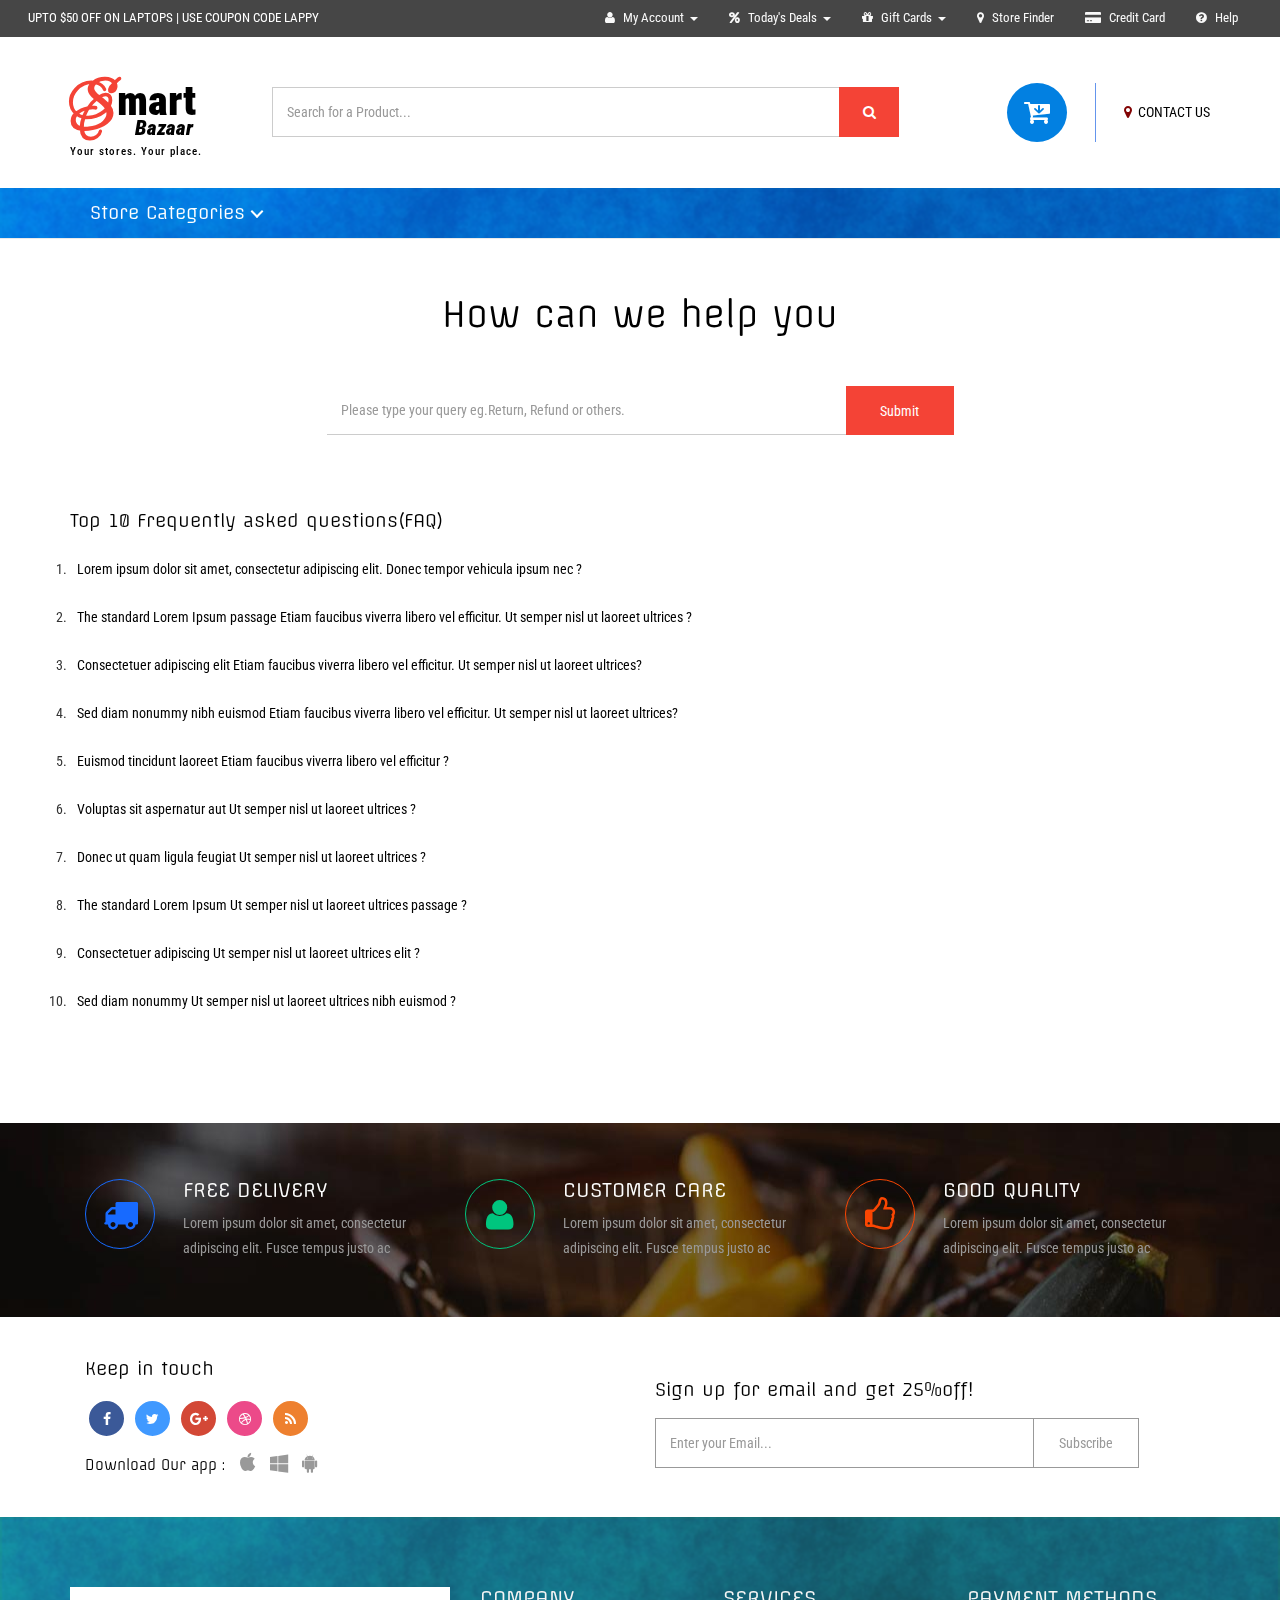
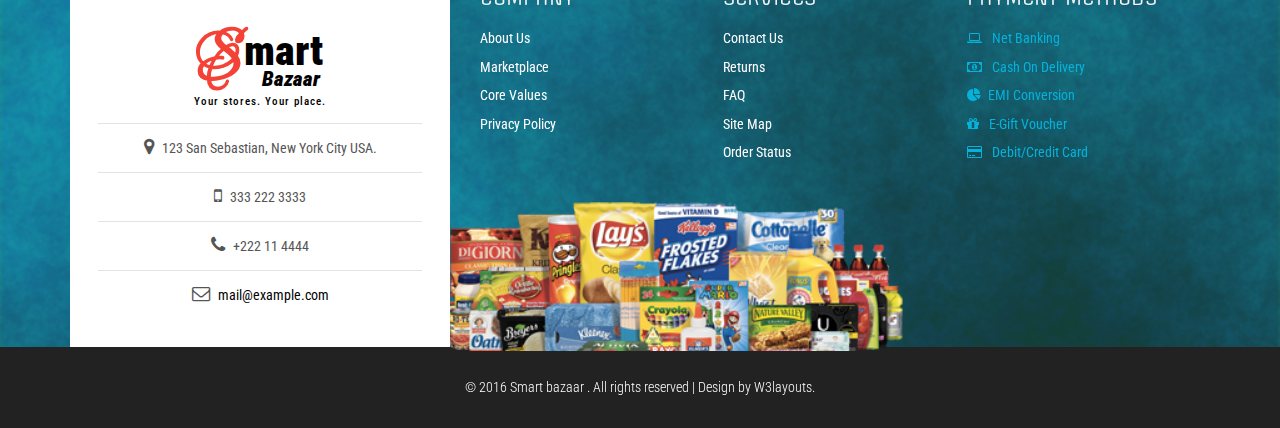
<file: main/help.html>
<!--
Author: W3layouts
Author URL: http://w3layouts.com
License: Creative Commons Attribution 3.0 Unported
License URL: http://creativecommons.org/licenses/by/3.0/
-->
<!DOCTYPE html>
<html lang="en">
<head>
<title>Smart Bazaar an E-commerce Online Shopping Category Flat Bootstrap Responsive Website Template | Help :: w3layouts</title>
<meta name="viewport" content="width=device-width, initial-scale=1">
<meta http-equiv="Content-Type" content="text/html; charset=utf-8" />
<meta name="keywords" content="Smart Bazaar Responsive web template, Bootstrap Web Templates, Flat Web Templates, Android Compatible web template, 
SmartPhone Compatible web template, free WebDesigns for Nokia, Samsung, LG, SonyEricsson, Motorola web design" />
<script type="application/x-javascript"> addEventListener("load", function() { setTimeout(hideURLbar, 0); }, false);
		function hideURLbar(){ window.scrollTo(0,1); } </script>
<!-- Custom Theme files -->
<link href="css/bootstrap.css" rel="stylesheet" type="text/css" media="all" />
<link href="css/style.css" rel="stylesheet" type="text/css" media="all" /> 
<link href="css/animate.min.css" rel="stylesheet" type="text/css" media="all" /><!-- animation -->
<link href="css/menu.css" rel="stylesheet" type="text/css" media="all" /> <!-- menu style -->  
<!-- //Custom Theme files -->
<!-- font-awesome icons -->
<link href="css/font-awesome.css" rel="stylesheet"> 
<!-- //font-awesome icons -->
<!-- js -->
<script src="js/jquery-2.2.3.min.js"></script> 
<script src="js/jquery-scrolltofixed-min.js" type="text/javascript"></script><!-- fixed nav js -->
<script>
    $(document).ready(function() {

        // Dock the header to the top of the window when scrolled past the banner. This is the default behaviour.

        $('.header-two').scrollToFixed();  
        // previous summary up the page.

        var summaries = $('.summary');
        summaries.each(function(i) {
            var summary = $(summaries[i]);
            var next = summaries[i + 1];

            summary.scrollToFixed({
                marginTop: $('.header-two').outerHeight(true) + 10, 
                zIndex: 999
            });
        });
    });
</script>
<!-- //js --> 
<!-- web-fonts -->
<link href='//fonts.googleapis.com/css?family=Roboto+Condensed:400,300,300italic,400italic,700,700italic' rel='stylesheet' type='text/css'>
<link href='//fonts.googleapis.com/css?family=Lovers+Quarrel' rel='stylesheet' type='text/css'>
<link href='//fonts.googleapis.com/css?family=Offside' rel='stylesheet' type='text/css'> 
<!-- web-fonts -->  
<!-- start-smooth-scrolling -->
<script type="text/javascript" src="js/move-top.js"></script>
<script type="text/javascript" src="js/easing.js"></script>	
<script type="text/javascript">
		jQuery(document).ready(function($) {
			$(".scroll").click(function(event){		
				event.preventDefault();
				$('html,body').animate({scrollTop:$(this.hash).offset().top},1000);
			});
		});
</script>
<!-- //end-smooth-scrolling -->
<!-- smooth-scrolling-of-move-up -->
	<script type="text/javascript">
		$(document).ready(function() {
		
			var defaults = {
				containerID: 'toTop', // fading element id
				containerHoverID: 'toTopHover', // fading element hover id
				scrollSpeed: 1200,
				easingType: 'linear' 
			};
			
			$().UItoTop({ easingType: 'easeOutQuart' });
			
		});
	</script>
	<!-- //smooth-scrolling-of-move-up -->
</head>
<body>
	<!-- header -->
	<div class="header">
		<div class="w3ls-header"><!--header-one--> 
			<div class="w3ls-header-left">
				<p><a href="#">UPTO $50 OFF ON LAPTOPS | USE COUPON CODE LAPPY </a></p>
			</div>
			<div class="w3ls-header-right">
				<ul>
					<li class="dropdown head-dpdn">
						<a href="#" class="dropdown-toggle" data-toggle="dropdown"><i class="fa fa-user" aria-hidden="true"></i> My Account<span class="caret"></span></a>
						<ul class="dropdown-menu">
							<li><a href="login.html">Login </a></li> 
							<li><a href="signup.html">Sign Up</a></li> 
							<li><a href="login.html">My Orders</a></li>  
							<li><a href="login.html">Wallet</a></li> 
						</ul> 
					</li> 
					<li class="dropdown head-dpdn">
						<a href="#" class="dropdown-toggle" data-toggle="dropdown"><i class="fa fa-percent" aria-hidden="true"></i> Today's Deals<span class="caret"></span></a>
						<ul class="dropdown-menu">
							<li><a href="offers.html">Cash Back Offers</a></li> 
							<li><a href="offers.html">Product Discounts</a></li>
							<li><a href="offers.html">Special Offers</a></li> 
						</ul> 
					</li> 
					<li class="dropdown head-dpdn">
						<a href="#" class="dropdown-toggle" data-toggle="dropdown"><i class="fa fa-gift" aria-hidden="true"></i> Gift Cards<span class="caret"></span></a>
						<ul class="dropdown-menu">
							<li><a href="offers.html">Product Gift card</a></li> 
							<li><a href="offers.html">Occasions Register</a></li>
							<li><a href="offers.html">View Balance</a></li> 
						</ul> 
					</li> 
					<li class="dropdown head-dpdn">
						<a href="contact.html" class="dropdown-toggle"><i class="fa fa-map-marker" aria-hidden="true"></i> Store Finder</a>
					</li> 
					<li class="dropdown head-dpdn">
						<a href="card.html" class="dropdown-toggle"><i class="fa fa-credit-card-alt" aria-hidden="true"></i> Credit Card</a>
					</li> 
					<li class="dropdown head-dpdn">
						<a href="help.html" class="dropdown-toggle"><i class="fa fa-question-circle" aria-hidden="true"></i> Help</a>
					</li>
				</ul>
			</div>
			<div class="clearfix"> </div> 
		</div>
		<div class="header-two"><!-- header-two -->
			<div class="container">
				<div class="header-logo">
					<h1><a href="index.html"><span>S</span>mart <i>Bazaar</i></a></h1>
					<h6>Your stores. Your place.</h6> 
				</div>	
				<div class="header-search">
					<form action="#" method="post">
						<input type="search" name="Search" placeholder="Search for a Product..." required="">
						<button type="submit" class="btn btn-default" aria-label="Left Align">
							<i class="fa fa-search" aria-hidden="true"> </i>
						</button>
					</form>
				</div>
				<div class="header-cart"> 
					<div class="my-account">
						<a href="contact.html"><i class="fa fa-map-marker" aria-hidden="true"></i> CONTACT US</a>						
					</div>
					<div class="cart"> 
						<form action="#" method="post" class="last"> 
							<input type="hidden" name="cmd" value="_cart" />
							<input type="hidden" name="display" value="1" />
							<button class="w3view-cart" type="submit" name="submit" value=""><i class="fa fa-cart-arrow-down" aria-hidden="true"></i></button>
						</form>  
					</div>
					<div class="clearfix"> </div> 
				</div> 
				<div class="clearfix"> </div>
			</div>		
		</div><!-- //header-two -->
		<div class="header-three"><!-- header-three -->
			<div class="container">
				<div class="menu">
					<div class="cd-dropdown-wrapper">
						<a class="cd-dropdown-trigger" href="#0">Store Categories</a>
						<nav class="cd-dropdown"> 
							<a href="#0" class="cd-close">Close</a>
							<ul class="cd-dropdown-content"> 
								<li><a href="offers.html">Today's Offers</a></li>
								<li class="has-children">
									<a href="#">Electronics</a> 
									<ul class="cd-secondary-dropdown is-hidden">
										<li class="go-back"><a href="#">Menu</a></li>
										<li class="see-all"><a href="products.html">All Electronics</a></li>
										<li class="has-children">
											<a href="#">MOBILE PHONES</a>  
											<ul class="is-hidden"> 
												<li class="go-back"><a href="#">All Electronics</a></li> 
												<li class="has-children">
													<a href="#0">SmartPhones</a> 
													<ul class="is-hidden"> 
														<li class="go-back"><a href="#"> </a></li>
														<li><a href="products.html">Android</a></li>
														<li><a href="products.html">Windows</a></li>
														<li><a href="products.html">Black berry</a></li>
													</ul>
												</li>
												<li> <a href="products.html">IPhones</a> </li>
												<li><a href="products.html">Tablets</a></li>
												<li><a href="products.html">IPad</a></li>
												<li><a href="products.html">Feature Phones</a></li> 
											</ul>
										</li> 
										<li class="has-children">
											<a href="#">LARGE APPLIANCES</a> 
											<ul class="is-hidden"> 
												<li class="go-back"><a href="#">All Electronics </a></li>
												<li><a href="products.html">Refrigerators</a></li> 
												<li><a href="products.html">Washing Machine</a></li>
												<li><a href="products.html">Office Technology</a></li>
												<li><a href="products.html">Air conditioner</a></li>
												<li><a href="products.html">Home Automation</a></li>
											</ul>
										</li> 
										<li class="has-children">
											<a href="#">ENTERTAINMENT</a> 
											<ul class="is-hidden"> 
												<li class="go-back"><a href="#">All Electronics</a></li>
												<li><a href="products.html">Tv & Accessories</a></li>
												<li><a href="products.html">Digital Camera</a></li>
												<li><a href="products.html">Gaming</a></li>
												<li><a href="products.html">Home Audio & Theater</a></li>
												<li class="has-children">
													<a href="#">Computer</a>
													<ul class="is-hidden">
														<li class="go-back"><a href="#"> </a></li> 
														<li><a href="products.html">Laptop </a></li>
														<li><a href="products.html">Gaming PC</a></li>
														<li><a href="products.html">Monitors</a></li>
														<li><a href="products.html">Networking</a></li>
														<li><a href="products.html">Printers & Supplies</a></li>
														<li><a href="products.html">Accessories</a></li>
													</ul>
												</li> 
											</ul>
										</li> 
										<li class="has-children">
											<a href="#">HOME APPLIANCES</a> 
											<ul class="is-hidden">
												<li class="go-back"><a href="#0">All Electronics </a></li>
												<li class="has-children"><a href="#">Kitchen appliances</a>
													<ul class="is-hidden">
														<li class="go-back"><a href="#0"> </a></li>
														<li><a href="products.html">Rice Cookers</a></li>
														<li><a href="products.html">Mixer Juicer</a></li>
														<li><a href="products.html">Grinder</a></li>
														<li><a href="products.html">Blenders & Choppers</a></li>
														<li><a href="products.html">Microwave Oven</a></li>
														<li><a href="products.html">Food Processors</a></li>
													</ul>
												</li>
												<li><a href="products.html">Purifiers</a></li>
												<li><a href="products.html">Geysers</a></li>
												<li><a href="products.html">Gas Stove</a></li>
												<li><a href="products.html">Vacuum Cleaner</a></li>
												<li><a href="products.html">Sewing Machine</a></li> 
												<li><a href="products.html">Heaters & Fans</a></li>
											</ul>
										</li>
										<li class="has-children">
											<a href="#">SMALL DEVICES</a> 
											<ul class="is-hidden"> 
												<li class="go-back"><a href="#0">All Electronics </a></li>
												<li><a href="products.html">Wifi Dongle</a></li>
												<li><a href="products.html">Router & Modem</a></li>
												<li class="has-children"><a href="#">Storage Devices</a>
													<ul class="is-hidden">
														<li class="go-back"><a href="#0"> </a></li>
														<li><a href="products.html">Cloud Storage</a></li>
														<li><a href="products.html">Hard Disk</a></li>
														<li><a href="products.html">SSD</a></li>
														<li><a href="products.html">Pen Drive</a></li>
														<li><a href="products.html">Memory card</a></li> 
														<li><a href="products.html">Security Devices</a></li> 
													</ul>
												</li> 
												<li><a href="products.html">Office Supplies</a></li>
												<li><a href="products.html">Cut the Cable</a></li>
												<li><a href="products.html">Auto Electronics</a></li>  
											</ul>
										</li>
										<li class="has-children">
											<a href="#">PERSONAL CARE</a> 
											<ul class="is-hidden"> 
												<li class="go-back"><a href="#0">All Electronics </a></li>
												<li><a href="products.html">Epilator</a></li> 
												<li><a href="products.html">Hair Styler</a></li>
												<li><a href="products.html">Trimmer & Shaver</a></li>
												<li><a href="products.html">Health Care</a></li> 
												<li><a href="products.html">cables</a></li>
											</ul>
										</li>
									</ul> <!-- .cd-secondary-dropdown --> 
								</li> <!-- .has-children -->
								<li class="has-children">
									<a href="#">Fashion Store</a> 
									<ul class="cd-secondary-dropdown is-hidden">
										<li class="go-back"><a href="#">Menu</a></li>
										<li class="see-all"><a href="products1.html">All Fashion Stores</a></li>
										<li class="has-children">
											<a href="#">GIRLS' CLOTHING</a> 
											<ul class="is-hidden">  
												<li class="go-back"><a href="#">All Fashion Stores</a></li>
												<li><a href="products1.html">Ethnic wear </a></li>
												<li><a href="products1.html">Maternity wear</a></li>
												<li><a href="products1.html">inner & nightwear </a></li>
												<li><a href="products1.html">casual wear </a></li>
												<li><a href="products1.html">formal wear</a></li>
												<li><a href="products1.html">Sports wear</a></li>
											</ul>
										</li> 
										<li class="has-children">
											<a href="#">BOYS' CLOTHING</a> 
											<ul class="is-hidden">  
												<li class="go-back"><a href="#">All Fashion Stores</a></li>
												<li><a href="products1.html">Jeans</a></li>  
												<li><a href="products1.html">Casual wear</a></li> 
												<li><a href="products1.html">Shorts</a></li> 
												<li><a href="products1.html">T-Shirts & Polos</a></li> 
												<li><a href="products1.html">Trousers & Chinos</a></li> 
											</ul>
										</li> 
										<li class="has-children">
											<a href="#">JACKETS</a> 
											<ul class="is-hidden">
												<li class="go-back"><a href="#">All Fashion Stores</a></li>
												<li><a href="products1.html">Blazers</a></li>
												<li><a href="products1.html">Bomber jackets</a></li>
												<li><a href="products1.html">Denim Jackets</a></li>
												<li><a href="products1.html">Duffle Coats</a></li>
												<li><a href="products1.html">Leather Jackets</a></li>
												<li><a href="products1.html">Parkas</a></li>
											</ul>
										</li> 
										<li class="has-children">
											<a href="#">ACCESSORIES </a> 
											<ul class="is-hidden"> 
												<li class="go-back"><a href="#">All Fashion Stores</a></li>
												<li><a href="products1.html">Watches </a></li>
												<li><a href="products1.html">Eyewear </a></li>
												<li><a href="products1.html">Jewellery </a></li>
												<li class="has-children">
													<a href="#">Footwear </a>  
													<ul class="is-hidden">
														<li class="go-back"><a href="#"> </a></li>
														<li><a href="products1.html">Ethnic</a></li>  
														<li><a href="products1.html">Casual wear</a></li>
														<li><a href="products1.html">Sports Shoes</a></li>
														<li><a href="products1.html">Boots</a></li>
													</ul> 
												</li> 
												<li><a href="products1.html">Stoles & Scarves</a></li>
												<li><a href="products1.html">Handbags</a></li>
											</ul>
										</li>
										<li class="has-children">
											<a href="#">BEAUTY</a> 
											<ul class="is-hidden">
												<li class="go-back"><a href="#">All Fashion Stores</a></li>
												<li><a href="products1.html">Perfumes & Deos</a></li>
												<li><a href="products1.html">Lipsticks & Nail Polish</a></li>
												<li><a href="products1.html">Beauty Gift Hampers</a></li> 
												<li><a href="products1.html">Personal Grooming</a></li>
												<li><a href="products1.html">Travel bags</a></li>
											</ul>
										</li>
										<li class="has-children">
											<a href="products1.html">PERSONAL CARE</a> 
											<ul class="is-hidden"> 
												<li class="go-back"><a href="#">All Fashion Stores</a></li>
												<li><a href="products1.html">Face Care</a></li>
												<li><a href="products1.html">Nail Care</a></li>
												<li><a href="products1.html">Hair Care</a></li>
												<li><a href="products1.html">Body Care</a></li>
												<li><a href="products1.html">Bath & Spa</a></li>   
											</ul>
										</li>
									</ul> <!-- .cd-secondary-dropdown --> 
								</li> <!-- .has-children -->
								<li class="has-children">
									<a href="products2.html">Kids Fashion & Toys</a> 
									<ul class="cd-secondary-dropdown is-hidden"> 
										<li class="go-back"><a href="#">Menu</a></li>
										<li class="see-all"><a href="products2.html">All Kids Fashions</a></li>
										<li class="has-children">
											<a href="products2.html">KIDS CLOTHING</a> 
											<ul class="is-hidden"> 
												<li class="go-back"><a href="#">All Kids Fashions</a></li>
												<li><a href="products2.html">Ethnic wear </a></li> 
												<li><a href="products2.html">inner & Sleepwear </a></li>
												<li><a href="products2.html">Dresses & Frocks </a></li>
												<li><a href="products2.html">Winter wear</a></li>
												<li><a href="products2.html">Diaper & Accessories</a></li>
											</ul>
										</li> 
										<li class="has-children"><a href="#">KIDS FASHION</a>
											<ul class="is-hidden">  
												<li class="go-back"><a href="#">All Kids Fashions</a></li>
												<li><a href="products2.html">Footwear</a></li> 
												<li><a href="products2.html">Sunglasses </a></li>
												<li><a href="products2.html">School & Stationery</a></li>
												<li><a href="products2.html">Jewellery</a></li>
												<li><a href="products2.html">Hair bands & Clips</a></li>
											</ul>
										</li>
										<li class="has-children"><a href="#">Baby Care</a>
											<ul class="is-hidden"> 
												<li class="go-back"><a href="#">All Kids Fashions</a></li>
												<li><a href="products2.html">Lotions, Oil & Powder </a></li> 
												<li><a href="products2.html">Soaps, Shampoo </a></li>
												<li><a href="products2.html">Bath Towels</a></li> 
												<li class="has-children">
													<a href="#">Feeding</a> 
													<ul class="is-hidden">
														<li class="go-back"><a href="#"> </a></li> 
														<li><a href="products2.html">Baby Food </a></li>
														<li><a href="products2.html">Bottle Feeding </a></li>
														<li><a href="products2.html">Breast Feeding</a></li>  
													</ul>
												</li>  
												<li><a href="products2.html">Toddlers' Rooms</a></li> 	
											</ul><!-- .cd-secondary-dropdown --> 
										</li> <!-- .has-children -->								
										<li class="has-children"><a href="#">TOYS & GAMES </a>
											<ul class="is-hidden"> 
												<li class="go-back"><a href="#">All Kids Fashions</a></li>
												<li><a href="products2.html">Art & Crafts</a></li> 
												<li><a href="products2.html">Educational Toys </a></li>
												<li><a href="products2.html">Baby Toys</a></li> 
												<li><a href="products2.html">Outdoor Play </a></li> 
												<li><a href="products2.html">Musical Instruments</a></li>
											</ul>
										</li>
										<li> 
											<ul class="is-hidden">
												<li class="go-back"><a href="#">All Kids Fashions</a></li>
												<li><a href="products2.html">Toy Tips & Trends</a></li> 
												<li><a href="products2.html">Preschool Toys</a></li>
												<li><a href="products2.html">Musical Instruments</a></li> 
												<li><a href="products2.html">Bikes & Ride-Ons</a></li>
												<li><a href="products2.html">Video Games</a></li>
												<li><a href="products2.html">PC & Digital Gaming</a></li>
											</ul>	
										</li> 
									</ul><!-- .cd-secondary-dropdown --> 
								</li> <!-- .has-children --> 
								<li class="has-children">
									<a href="#">Home, Furniture & Patio</a> 
									<ul class="cd-secondary-dropdown is-hidden">
										<li class="go-back"><a href="#">Menu</a></li>
										<li class="see-all"><a href="products3.html">All Products</a></li>
										<li class="has-children">
											<a href="#">Kitchen Uses</a> 
											<ul class="is-hidden">  
												<li class="go-back"><a href="#"></a></li>
												<li><a href="products3.html">Dinner Sets </a></li> 
												<li><a href="products3.html">Cookware & Bakeware </a></li>
												<li><a href="products3.html">Containers & Jars </a></li>
												<li><a href="products3.html">Kitchen Tools </a></li>
												<li><a href="products3.html">Food Storage</a></li>
												<li><a href="products3.html">Casseroles</a></li>
											</ul>
										</li> 
										<li class="has-children">
											<a href="#">Furniture </a> 
											<ul class="is-hidden"> 
												<li class="go-back"><a href="#"></a></li>
												<li><a href="products3.html">Bedroom </a></li> 
												<li><a href="products3.html">Dining Room </a></li>
												<li><a href="products3.html">Kids' Furniture </a></li>
												<li><a href="products3.html">Living Room</a></li>
												<li><a href="products3.html">Office</a></li>
												<li><a href="products3.html">Mattresses</a></li>
											</ul>
										</li> 
										<li class="has-children">
											<a href="#">Home Decor </a> 
											<ul class="is-hidden">
												<li class="go-back"><a href="#"></a></li>
												<li><a href="products3.html">Lighting</a></li> 
												<li><a href="products3.html">Painting</a></li>
												<li><a href="products3.html">Curtains & Blinds</a></li>
												<li><a href="products3.html">Patio Furniture</a></li>
												<li><a href="products3.html">Wardrobes & Cabinets</a></li>
												<li><a href="products3.html">Mattresses</a></li>
											</ul>
										</li>  
										<li class="has-children">
											<a href="#">Gardening & Lawn </a> 
											<ul class="is-hidden">
												<li class="go-back"><a href="#"> </a></li>  
												<li><a href="products3.html">Gardening </a></li> 
												<li><a href="products3.html">Landscaping </a></li>
												<li><a href="products3.html">Sheds</a></li>
												<li><a href="products3.html">Outdoor Storage  </a></li>
												<li><a href="products3.html">Garden & Ideas </a></li>
												<li><a href="products3.html">Patio Tips</a></li>
											</ul>
										</li> 
										<li class="has-children">
											<a href="#">Garage Storage</a> 
											<ul class="is-hidden"> 
												<li class="go-back"><a href="#"></a></li>
												<li><a href="products3.html">Baskets & Bins </a></li> 
												<li><a href="products3.html">Garage Door Openers</a></li>
												<li><a href="products3.html">Free Standing Shelves </a></li>
												<li><a href="products3.html">Floor cleaning</a></li>
												<li><a href="products3.html">Tool Kits</a></li>
											</ul>
										</li>  
									</ul><!-- .cd-secondary-dropdown --> 
								</li> <!-- .has-children -->  
								<li class="has-children">
									<a href="#">Sports, Fitness & Outdoor</a>
									<ul class="cd-secondary-dropdown is-hidden">
										<li class="go-back"><a href="#">Menu</a></li>
										<li class="see-all"><a href="products4.html">All Products</a></li>
										<li class="has-children">
											<a href="#">Single Sports </a> 
											<ul class="is-hidden">
												<li class="go-back"><a href="#"></a></li>
												<li><a href="products4.html">Bikes </a></li> 
												<li><a href="products4.html">Fishing  </a></li>
												<li><a href="products4.html">Cycling </a></li>
												<li><a href="products4.html">Musical Instruments</a></li>
												<li><a href="products4.html">Archery </a></li>
											</ul>
										</li> 
										<li class="has-children">
											<a href="#">Team Sports</a> 
											<ul class="is-hidden"> 
												<li class="go-back"><a href="#"></a></li>
												<li><a href="products4.html">Cricket </a></li> 
												<li><a href="products4.html">Badminton </a></li>
												<li><a href="products4.html">Swimming Gear </a></li>
												<li><a href="products4.html">Sports Apparel </a></li>
												<li><a href="products4.html">Indoor games</a></li>
											</ul>
										</li> 
										<li class="has-children">
											<a href="#">Fitness </a> 
											<ul class="is-hidden">
												<li class="go-back"><a href="#"></a></li>
												<li><a href="products4.html">Fitness Accessories </a></li> 
												<li><a href="products4.html">Exercise Machines </a></li>
												<li><a href="products4.html">Ellipticals </a></li>
												<li><a href="products4.html">Home Gyms</a></li> 
												<li><a href="products4.html">Exercise Bikes</a></li> 
											</ul>
										</li>
										<li class="has-children">
											<a href="#">Camping </a> 
											<ul class="is-hidden">
												<li class="go-back"><a href="#"></a></li>
												<li><a href="products4.html"> Airbeds</a></li> 
												<li><a href="products4.html">Tents </a></li>
												<li><a href="products4.html">Gazebo's & Shelters</a></li>
												<li><a href="products4.html">Coolers </a></li>
												<li><a href="products4.html">Canopies</a></li>
												<li><a href="products4.html">Sleeping Bags</a></li>
											</ul>
										</li> 
										<li class="has-children">
											<a href="#">Camping Tools</a> 
											<ul class="is-hidden">
												<li class="go-back"><a href="#"></a></li>
												<li><a href="products4.html">Shooting </a></li> 
												<li><a href="products4.html">Knives & Tools </a></li>
												<li><a href="products4.html">Optics & Binoculars </a></li>
												<li><a href="products4.html">Lights & Lanterns </a></li>
												<li><a href="products4.html">Hunting Clothing </a></li>
											</ul>
										</li> 
										<li class="has-children">
											<a href="#">Other</a> 
											<ul class="is-hidden">
												<li class="go-back"><a href="#"></a></li>
												<li><a href="products4.html">Riding Gears & More </a></li> 
												<li><a href="products4.html">Body Massagers </a></li>
												<li><a href="products4.html">Health Monitors </a></li>
												<li><a href="products4.html">Health Drinks </a></li> 
											</ul>
										</li> 	
									</ul><!-- .cd-secondary-dropdown --> 
								</li> <!-- .has-children -->  
								<li class="has-children">
									<a href="#">Grocery store</a>
									<ul class="cd-secondary-dropdown is-hidden">
										<li class="go-back"><a href="#">Menu</a></li>
										<li class="see-all"><a href="products5.html">All Products</a></li>
										<li class="has-children">
											<a href="#">Veggies & Fruits </a> 
											<ul class="is-hidden">
												<li class="go-back"><a href="#"></a></li>
												<li><a href="products5.html">Vegetables </a></li> 
												<li><a href="products5.html">Fruits </a></li>
												<li><a href="products5.html">Dry Fruits</a></li> 
												<li><a href="products5.html">Snacks & Cookies </a></li>
												<li><a href="products5.html">Breakfast & Cereal</a></li> 
											</ul> 
										</li> 
										<li class="has-children">
											<a href="#">Packet Food</a> 
											<ul class="is-hidden">
												<li class="go-back"><a href="#"></a></li>
												<li><a href="products5.html">Beverages </a></li> 
												<li><a href="products5.html">Baking </a></li>
												<li><a href="products5.html">Emergency Food </a></li>
												<li><a href="products5.html">Candy & Gum </a></li>
												<li><a href="products5.html">Meals & Pasta </a></li>
											</ul>
										</li> 
										<li class="has-children">
											<a href="#">Shop All Pets </a> 
											<ul class="is-hidden">
												<li class="go-back"><a href="#"></a></li>
												<li><a href="products5.html">Dogs </a></li>  
												<li><a href="products5.html">Fish </a></li>												
												<li><a href="products5.html">Cats</a></li>
												<li><a href="products5.html">Birds </a></li>
												<li><a href="products5.html">Pet Food </a></li>
											</ul>
										</li>
										<li class="has-children">
											<a href="#">Household Essentials </a> 
											<ul class="is-hidden"> 
												<li class="go-back"><a href="#"></a></li>
												<li><a href="products5.html">Laundry Room </a></li> 
												<li><a href="products5.html">Paper & Plastic</a></li>
												<li><a href="products5.html">Pest Control </a></li>
												<li><a href="products5.html">Batteries </a></li> 
											</ul>
										</li> 
										<li class="has-children">
											<a href="#">Food Shops </a> 
											<ul class="is-hidden">
												<li class="go-back"><a href="#"></a></li>
												<li><a href="products5.html">Fresh Food</a></li> 
												<li><a href="products5.html">Food Gifts </a></li>
												<li><a href="products5.html">Frozen Food </a></li>
												<li><a href="products5.html">Organic </a></li>
												<li><a href="products5.html">Gluten Free </a></li>
											</ul>
										</li> 
										<li class="has-children">
											<a href="#">Tips </a> 
											<ul class="is-hidden">
												<li class="go-back"><a href="#"></a></li>
												<li><a href="products5.html">Pets Growth</a></li> 
												<li><a href="products5.html">Recipes </a></li>
												<li><a href="products5.html">Snacks</a></li>
												<li><a href="products5.html">Nutrition</a></li> 
											</ul>
										</li> 
									</ul><!-- .cd-secondary-dropdown --> 
								</li> <!-- .has-children -->  
								<li class="has-children">
									<a href="#">Photo, Gifts & Office Supplies</a>
									<ul class="cd-secondary-dropdown is-hidden">
										<li class="go-back"><a href="#">Menu</a></li>
										<li class="see-all"><a href="products6.html">All Products</a></li>
										<li class="has-children">
											<a href="#">Trending Now </a> 
											<ul class="is-hidden">
												<li class="go-back"><a href="#"></a></li>
												<li><a href="products6.html">Best Priced</a></li> 
												<li><a href="products6.html">Chocolates </a></li>
												<li><a href="products6.html">Gift Cards </a></li>
												<li><a href="products6.html">Fashion & Accessories </a></li>
												<li><a href="products6.html">Decorative Plants </a></li>
											</ul>
										</li> 
										<li class="has-children">
											<a href="#">Photos </a> 
											<ul class="is-hidden">
												<li class="go-back"><a href="#"></a></li>
												<li><a href="products6.html">Shelf animation </a></li> 
												<li><a href="products6.html">3D-rendered </a></li>
												<li><a href="products6.html">gift builder </a></li>
												<li><a href="products6.html">Frames</a></li>
												<li><a href="products6.html">Wall Decor</a></li>
											</ul>
										</li> 
										<li class="has-children">
											<a href="#">Gifts </a> 
											<ul class="is-hidden">	
												<li class="go-back"><a href="#"></a></li>
												<li><a href="products6.html">Personalized Gifts </a></li> 
												<li><a href="products6.html">Flowers </a></li>
												<li><a href="products6.html">Cards & Toys</a></li>
												<li><a href="products6.html">Show pieces </a></li>
												<li><a href="products6.html">Photo Books</a></li>
											</ul>
										</li>
										<li class="has-children">
											<a href="#">Favourite Brands </a> 
											<ul class="is-hidden">
												<li class="go-back"><a href="#"></a></li>
												<li><a href="products6.html">Archies </a></li> 
												<li><a href="products6.html">Jewel Fuel </a></li>
												<li><a href="products6.html">Ferns N Petals </a></li>
												<li><a href="products6.html">Happily Unmarried</a></li>
												<li><a href="products6.html">Chumbak</a></li>
											</ul>
										</li> 
										<li class="has-children">
											<a href="#">Office</a> 
											<ul class="is-hidden"> 
												<li class="go-back"><a href="#"></a></li>
												<li><a href="products6.html">Calendars</a></li> 
												<li><a href="products6.html">Mousepads</a></li>
												<li><a href="products6.html">Phone Cases</a></li>
												<li><a href="products6.html">Tablet & Laptop Cases</a></li>
												<li><a href="products6.html">Mounted Photos</a></li>
											</ul>
										</li> 
										<li class="has-children">
											<a href="#">Combos </a> 
											<ul class="is-hidden">
												<li class="go-back"><a href="#"></a></li>
												<li><a href="products6.html">Chocolates </a></li> 
												<li><a href="products6.html">Dry Fruits</a></li>
												<li><a href="products6.html">Sweets</a></li>
												<li><a href="products6.html">Snacks</a></li>
												<li><a href="products6.html">Cakes</a></li>
											</ul>
										</li> 
									</ul><!-- .cd-secondary-dropdown --> 
								</li> 
								<li class="has-children">
									<a href="#">Health, Beauty & Pharmacy</a>
									<ul class="cd-secondary-dropdown is-hidden">
										<li class="go-back"><a href="#">Menu</a></li>
										<li class="see-all"><a href="products7.html">All Products</a></li>
										<li class="has-children">
											<a href="#">Health</a> 
											<ul class="is-hidden">
												<li class="go-back"><a href="#"></a></li>
												<li><a href="products7.html">Home Health Care </a></li> 
												<li><a href="products7.html">Sports Nutrition </a></li>
												<li><a href="products7.html">Vision </a></li>
												<li><a href="products7.html">Vitamins </a></li>
												<li><a href="products7.html">Diet & Nutrition </a></li>
											</ul>
										</li> 
										<li class="has-children">
											<a href="#">Health Tips</a> 
											<ul class="is-hidden">
												<li class="go-back"><a href="#"></a></li>
												<li><a href="products7.html">Diet</a></li> 
												<li><a href="products7.html">Exercise Tips  </a></li>
												<li><a href="products7.html">Vitamin Balance</a></li>
												<li><a href="products7.html">Health Insurance</a></li>
												<li><a href="products7.html">Funeral</a></li>
											</ul>
										</li> 
										<li class="has-children">
											<a href="#">Beauty </a> 
											<ul class="is-hidden">
												<li class="go-back"><a href="#"></a></li>
												<li><a href="products7.html">Massage & Spa </a></li> 
												<li><a href="products7.html">Face Wash</a></li>
												<li><a href="products7.html">Facial Cleanser</a></li>
												<li><a href="products7.html">Makeup </a></li>
												<li><a href="products7.html">Beauty Tips</a></li>
											</ul>
										</li>
										<li class="has-children">
											<a href="#">Pharmacy </a> 
											<ul class="is-hidden">
												<li class="go-back"><a href="#"></a></li>
												<li><a href="products7.html">Home Delivery </a></li> 
												<li><a href="products7.html">History & Reports </a></li>
												<li><a href="products7.html">Transfer Prescriptions </a></li>
												<li><a href="products7.html">Health CheckUp</a></li>
												<li><a href="products7.html">Mobile App</a></li>
											</ul>
										</li> 
										<li class="has-children">
											<a href="#">Pharmacy Center </a> 
											<ul class="is-hidden">
												<li class="go-back"><a href="#"></a></li>
												<li><a href="products7.html">Diabetes Shop </a></li> 
												<li><a href="products7.html">Medicine Cabinet </a></li>
												<li><a href="products7.html">Vitamin Selector</a></li>
												<li><a href="products7.html">Pharmacy Help</a></li> 
											</ul>
										</li>  
									</ul><!-- .cd-secondary-dropdown --> 
								</li>
								<li class="has-children">
									<a href="#">Automotive</a>
									<ul class="cd-secondary-dropdown is-hidden">
										<li class="go-back"><a href="#">Menu</a></li>
										<li class="see-all"><a href="products8.html">All Products</a></li>
										<li class="has-children">
											<a href="#">All Motors </a> 
											<ul class="is-hidden">
												<li class="go-back"><a href="#"></a></li>
												<li><a href="products8.html">Bikes </a></li> 
												<li><a href="products8.html">Yachts </a></li>
												<li><a href="products8.html">Scooters </a></li>
												<li><a href="products8.html">Autos</a></li>
												<li><a href="products8.html">Bus</a></li>
											</ul>
										</li> 
										<li class="has-children">
											<a href="#">Accessories </a> 
											<ul class="is-hidden">
												<li class="go-back"><a href="#"></a></li>
												<li><a href="products8.html">Vehicle Electronics</a></li> 
												<li><a href="products8.html">Stereos & Monitors</a></li>
												<li><a href="products8.html">Bluetooth Devices</a></li>
												<li><a href="products8.html">GPS Navigation</a></li>
												<li><a href="products8.html">Speakers & Tweeters</a></li>
											</ul>
										</li> 
										<li class="has-children">
											<a href="#">Safety & Security </a> 
											<ul class="is-hidden">
												<li class="go-back"><a href="#"></a></li>
												<li><a href="products8.html">Anti-Theft Devices </a></li> 
												<li><a href="products8.html">Helmets</a></li>
												<li><a href="products8.html">Sensors</a></li>
												<li><a href="products8.html">Auto Repair Tools </a></li>
												<li><a href="products8.html">Antifreeze & Coolants </a></li>
											</ul>
										</li>
										<li class="has-children">
											<a href="#">Car Interiors</a> 
											<ul class="is-hidden">
												<li class="go-back"><a href="#"></a></li>
												<li><a href="products8.html">Stereos </a></li> 
												<li><a href="products8.html">Floor Mats </a></li>
												<li><a href="products8.html">Seat Covers</a></li>
												<li><a href="products8.html">Chargers </a></li>
												<li><a href="products8.html">Audio Finder </a></li>
											</ul>
										</li>  
										<li class="has-children">
											<a href="#">Exterior Accessories </a> 
											<ul class="is-hidden"> 
												<li class="go-back"><a href="#"></a></li>
												<li><a href="products8.html">Wheel covers </a></li> 
												<li><a href="products8.html">Car Lighting </a></li>
												<li><a href="products8.html">Polish & Waxes</a></li>
												<li><a href="products8.html">Cargo Management</a></li>
												<li><a href="products8.html">Car Decoration </a></li>
											</ul>
										</li> 
										<li class="has-children">
											<a href="#">Car Care</a> 
											<ul class="is-hidden">
												<li class="go-back"><a href="#"></a></li>
												<li><a href="products8.html">Auto Tips & Advice </a></li> 
												<li><a href="products8.html">Car Washes & Cleaners </a></li>
												<li><a href="products8.html">Car Wax & Polish</a></li>
												<li><a href="products8.html">Cleaning Tools</a></li>
												<li><a href="products8.html">Detailing Kits </a></li>
											</ul>
										</li> 
									</ul><!-- .cd-secondary-dropdown --> 
								</li>
								<li class="has-children">
									<a href="#">Books, Music & Movies</a>
									<ul class="cd-secondary-dropdown is-hidden">
										<li class="go-back"><a href="#">Menu</a></li>
										<li class="see-all"><a href="products9.html">All Products</a></li>
										<li class="has-children">
											<a href="#">Books</a> 
											<ul class="is-hidden">
												<li class="go-back"><a href="#"></a></li>
												<li class="has-children"><a href="#">Exam books </a>
													<ul class="is-hidden">
														<li class="go-back"><a href="#"> </a></li>
														<li><a href="products9.html">CAT/MAT/XAT</a></li>
														<li><a href="products9.html">Civil Services</a></li>
														<li><a href="products9.html">AFCAT</a></li>
														<li><a href="products9.html">New Releases</a></li>
													</ul>												
												</li>
												<li><a href="products9.html">Academic Text </a></li>
												<li><a href="products9.html">Romance Books </a></li>
												<li><a href="products9.html">Journals </a></li>
												<li><a href="products9.html">Children's & Teen Books </a></li>
											</ul>
										</li> 
										<li class="has-children">
											<a href="#">Music</a> 
											<ul class="is-hidden">
												<li class="go-back"><a href="#"></a></li>
												<li><a href="products9.html">New Releases </a></li> 
												<li><a href="products9.html">Country Music </a></li>
												<li><a href="products9.html">Musical Instruments </a></li>
												<li><a href="products9.html">Collections</a></li>
												<li><a href="products9.html">Boxed Sets </a></li>
											</ul>
										</li> 
										<li class="has-children">
											<a href="#">Music Combo</a> 
											<ul class="is-hidden">
												<li class="go-back"><a href="#"></a></li>
												<li><a href="products9.html">Pop </a></li> 
												<li><a href="products9.html">Preorders </a></li>
												<li><a href="products9.html">Album Songs</a></li>
												<li><a href="products9.html">Top 50 CDs </a></li>
												<li><a href="products9.html">Music DVDs </a></li>
											</ul>
										</li>
										<li class="has-children">
											<a href="#">Movies</a> 
											<ul class="is-hidden"> 
												<li class="go-back"><a href="#"></a></li>
												<li><a href="products9.html">New Releases </a></li> 
												<li><a href="products9.html">Children & Family </a></li>
												<li><a href="products9.html">Action</a></li>
												<li><a href="products9.html">Classic Movies </a></li>
												<li><a href="products9.html">Bollywood Movies </a></li>
											</ul>
										</li> 
										<li class="has-children">
											<a href="#">Movies Combo</a> 
											<ul class="is-hidden">
												<li class="go-back"><a href="#"></a></li>
												<li><a href="products9.html">Hollywood Movies </a></li> 
												<li><a href="products9.html">Digital Movies </a></li>
												<li><a href="products9.html">Boxed Sets</a></li>
												<li><a href="products9.html">Animated</a></li>
												<li><a href="products9.html">Adventure</a></li>
											</ul>
										</li> 
										<li class="has-children">
											<a href="#">TV Shows</a> 
											<ul class="is-hidden">
												<li class="go-back"><a href="#"></a></li>
												<li><a href="products9.html">Serials</a></li> 
												<li><a href="products9.html">Best Programs</a></li>
												<li><a href="products9.html">Celebrations</a></li>
												<li><a href="products9.html">Top Shows</a></li> 
											</ul>
										</li> 
									</ul><!-- .cd-secondary-dropdown --> 
								</li>  
								<li><a href="sitemap.html">Full Site Directory </a></li>  
							</ul> <!-- .cd-dropdown-content -->
						</nav> <!-- .cd-dropdown -->
					</div> <!-- .cd-dropdown-wrapper -->	 
				</div>
				<div class="move-text">
					<div class="marquee"><a href="offers.html"> New collections are available here...... <span>Get extra 10% off on everything | no extra taxes </span> <span> Try shipping pass free for 15 days with unlimited</span></a></div>
					<script type="text/javascript" src="js/jquery.marquee.min.js"></script>
					<script>
					  $('.marquee').marquee({ pauseOnHover: true });
					  //@ sourceURL=pen.js
					</script>
				</div>
			</div>
		</div>
	</div>
	<!-- //header --> 	
	<!-- help-page -->
	<div class="help">
		<div class="container"> 
			<h3 class="w3ls-title w3ls-title1">How can we help you</h3>  
			<div class="header-search">
				<form action="#" method="post">
					<input type="search" name="Search" placeholder="Please type your query eg.Return, Refund or others." required="">
					<i class="fa fa-search" aria-hidden="true"> </i>
					<button type="submit" class="btn btn-default" aria-label="Left Align">
						Submit
					</button>
				</form>
			</div> 
			<div class="faq-w3agile"> 
				<h5>Top 10 Frequently asked questions(FAQ)</h5>
				<ul class="faq">
					<li class="item1"><a href="#" title="click here">Lorem ipsum dolor sit amet, consectetur adipiscing elit. Donec tempor vehicula ipsum nec ?</a>
						<ul>
							<li class="subitem1"><p> Lorem ipsum dolor sit amet, consectetuer adipiscing elit, sed diam nonummy nibh euismod tincidunt ut laoreet dolore. At vero eos et accusamus et iusto odio dignissimos ducimus qui blanditiis praesentium voluptatum deleniti atque corrupti quos dolores et quas molestias excepturi sint occaecati cupiditate non provident.</p></li>										
						</ul>
					</li>
					<li class="item2"><a href="#" title="click here">The standard Lorem Ipsum passage Etiam faucibus viverra libero vel efficitur. Ut semper nisl ut laoreet ultrices ?</a>
						<ul>
							<li class="subitem1"><p> Tincidunt ut laoreet dolore At vero eos et Lorem ipsum dolor sit amet, consectetuer adipiscing elit, sed diam nonummy nibh euismod  consectetuer adipiscing elit, sed diam nonummy nibh euismod accusamus et iusto odio dignissimos ducimus qui blanditiis praesentium voluptatum deleniti atque corrupti quos dolores et quas molestias excepturi sint occaecati cupiditate non provident.</p></li>										
						</ul>
					</li>
					<li class="item3"><a href="#" title="click here">Consectetuer adipiscing elit Etiam faucibus viverra libero vel efficitur. Ut semper nisl ut laoreet ultrices?</a>
						<ul>
							<li class="subitem1"><p>Dincidunt ut laoreet dolore At vero eos et Lorem ipsum dolor sit amet, consectetuer adipiscing elit, sed diam nonummy nibh euismod  consectetuer adipiscing elit, sed diam nonummy nibh euismod accusamus et iusto odio dignissimos ducimus qui blanditiis praesentium voluptatum deleniti atque corrupti quos dolores et quas molestias excepturi sint occaecati cupiditate non provident.</p></li>										
						</ul>
					</li>
					<li class="item4"><a href="#" title="click here">Sed diam nonummy nibh euismod Etiam faucibus viverra libero vel efficitur. Ut semper nisl ut laoreet ultrices?</a>
						<ul>
							<li class="subitem1"><p>At vero eos et Lorem ipsum dolor sit amet, consectetuer adipiscing elit, sed diam nonummy nibh euismod  consectetuer adipiscing elit, sed diam nonummy nibh euismod accusamus et iusto odio dignissimos ducimus qui blanditiis praesentium voluptatum deleniti atque corrupti quos dolores et quas molestias excepturi sint occaecati cupiditate non provident.</p></li>										
						</ul>
					</li> 
					<li class="item5"><a href="#" title="click here">Euismod tincidunt laoreet Etiam faucibus viverra libero vel efficitur ?</a>
						<ul>
							<li class="subitem1"><p>At vero eos et Lorem ipsum dolor sit amet, consectetuer adipiscing elit, sed diam nonummy nibh euismod  consectetuer adipiscing elit, sed diam nonummy nibh euismod accusamus et iusto odio dignissimos ducimus qui blanditiis praesentium voluptatum deleniti atque corrupti quos dolores et quas molestias excepturi sint occaecati cupiditate non provident.</p></li>										
						</ul>
					</li>
					<li class="item6"><a href="#" title="click here">Voluptas sit aspernatur aut Ut semper nisl ut laoreet ultrices ?</a>
						<ul>
							<li class="subitem1"><p>At vero eos et Lorem ipsum dolor sit amet, consectetuer adipiscing elit, sed diam nonummy nibh euismod  consectetuer adipiscing elit, sed diam nonummy nibh euismod accusamus et iusto odio dignissimos ducimus qui blanditiis praesentium voluptatum deleniti atque corrupti quos dolores et quas molestias excepturi sint occaecati cupiditate non provident.</p></li>										
						</ul>
					</li>
					<li class="item7"><a href="#" title="click here">Donec ut quam ligula feugiat Ut semper nisl ut laoreet ultrices ?</a>
						<ul>
							<li class="subitem1"><p>At vero eos et Lorem ipsum dolor sit amet, consectetuer adipiscing elit, sed diam nonummy nibh euismod  consectetuer adipiscing elit, sed diam nonummy nibh euismod accusamus et iusto odio dignissimos ducimus qui blanditiis praesentium voluptatum deleniti atque corrupti quos dolores et quas molestias excepturi sint occaecati cupiditate non provident.</p></li>										
						</ul>
					</li>
					<li class="item8"><a href="#" title="click here">The standard Lorem Ipsum Ut semper nisl ut laoreet ultrices passage ?</a>
						<ul>
							<li class="subitem1"><p>Lorem ipsum dolor sit amet At vero eos et Lorem ipsum dolor sit amet, consectetuer adipiscing elit, sed diam nonummy nibh euismod  consectetuer adipiscing elit, sed diam nonummy nibh euismod accusamus et iusto odio dignissimos ducimus qui blanditiis praesentium voluptatum deleniti atque corrupti quos dolores et quas molestias excepturi sint occaecati cupiditate non provident.</p></li>										
						</ul>
					</li>
					<li class="item9"><a href="#" title="click here">Consectetuer adipiscing Ut semper nisl ut laoreet ultrices elit ?</a>
						<ul>
							<li class="subitem1"><p>Lorem ipsum dolor sit amet At vero eos et Lorem ipsum dolor sit amet, consectetuer adipiscing elit, sed diam nonummy nibh euismod  consectetuer adipiscing elit, sed diam nonummy nibh euismod accusamus et iusto odio dignissimos ducimus qui blanditiis praesentium voluptatum deleniti atque corrupti quos dolores et quas molestias excepturi sint occaecati cupiditate non provident.</p></li>										
						</ul>
					</li>
					<li class="item10"><a href="#" title="click here">Sed diam nonummy Ut semper nisl ut laoreet ultrices nibh euismod ?</a>
						<ul>
							<li class="subitem1"><p>Consectetuer adipiscing elit, sed diam nonummy nibh euismod  consectetuer adipiscing elit, sed diam nonummy nibh euismod accusamus et iusto odio dignissimos ducimus qui blanditiis praesentium voluptatum deleniti atque corrupti quos dolores et quas molestias excepturi sint occaecati cupiditate non provident.</p></li>										
						</ul>
					</li> 
				</ul>
				<!-- script for tabs -->
				<script type="text/javascript">
					$(function() {
					
						var menu_ul = $('.faq > li > ul'),
							   menu_a  = $('.faq > li > a');
						
						menu_ul.hide();
					
						menu_a.click(function(e) {
							e.preventDefault();
							if(!$(this).hasClass('active')) {
								menu_a.removeClass('active');
								menu_ul.filter(':visible').slideUp('normal');
								$(this).addClass('active').next().stop(true,true).slideDown('normal');
							} else {
								$(this).removeClass('active');
								$(this).next().stop(true,true).slideUp('normal');
							}
						});
					
					});
				</script>
				<!-- script for tabs --> 
			</div> 
		</div>
	</div>
	<!-- //login-page --> 
	<!-- footer-top -->
	<div class="w3agile-ftr-top">
		<div class="container">
			<div class="ftr-toprow">
				<div class="col-md-4 ftr-top-grids">
					<div class="ftr-top-left">
						<i class="fa fa-truck" aria-hidden="true"></i>
					</div> 
					<div class="ftr-top-right">
						<h4>FREE DELIVERY</h4>
						<p>Lorem ipsum dolor sit amet, consectetur adipiscing elit. Fusce tempus justo ac </p>
					</div> 
					<div class="clearfix"> </div>
				</div> 
				<div class="col-md-4 ftr-top-grids">
					<div class="ftr-top-left">
						<i class="fa fa-user" aria-hidden="true"></i>
					</div> 
					<div class="ftr-top-right">
						<h4>CUSTOMER CARE</h4>
						<p>Lorem ipsum dolor sit amet, consectetur adipiscing elit. Fusce tempus justo ac </p>
					</div> 
					<div class="clearfix"> </div>
				</div>
				<div class="col-md-4 ftr-top-grids">
					<div class="ftr-top-left">
						<i class="fa fa-thumbs-o-up" aria-hidden="true"></i>
					</div> 
					<div class="ftr-top-right">
						<h4>GOOD QUALITY</h4>
						<p>Lorem ipsum dolor sit amet, consectetur adipiscing elit. Fusce tempus justo ac </p>
					</div>
					<div class="clearfix"> </div>
				</div> 
				<div class="clearfix"> </div>
			</div>
		</div>
	</div>
	<!-- //footer-top -->  
	<!-- subscribe -->
	<div class="subscribe"> 
		<div class="container">
			<div class="col-md-6 social-icons w3-agile-icons">
				<h4>Keep in touch</h4>  
				<ul>
					<li><a href="#" class="fa fa-facebook icon facebook"> </a></li>
					<li><a href="#" class="fa fa-twitter icon twitter"> </a></li>
					<li><a href="#" class="fa fa-google-plus icon googleplus"> </a></li>
					<li><a href="#" class="fa fa-dribbble icon dribbble"> </a></li>
					<li><a href="#" class="fa fa-rss icon rss"> </a></li> 
				</ul>
				<ul class="apps"> 
					<li><h4>Download Our app : </h4> </li>
					<li><a href="#" class="fa fa-apple"></a></li>
					<li><a href="#" class="fa fa-windows"></a></li>
					<li><a href="#" class="fa fa-android"></a></li>
				</ul>
			</div> 
			<div class="col-md-6 subscribe-right">
				<h4>Sign up for email and get 25%off!</h4>  
				<form action="#" method="post"> 
					<input type="text" name="email" placeholder="Enter your Email..." required="">
					<input type="submit" value="Subscribe">
				</form>
				<div class="clearfix"> </div> 
			</div>
			<div class="clearfix"> </div>
		</div>
	</div>
	<!-- //subscribe --> 
	<!-- footer -->
	<div class="footer">
		<div class="container">
			<div class="footer-info w3-agileits-info">
				<div class="col-md-4 address-left agileinfo">
					<div class="footer-logo header-logo">
						<h2><a href="index.html"><span>S</span>mart <i>Bazaar</i></a></h2>
						<h6>Your stores. Your place.</h6>
					</div>
					<ul>
						<li><i class="fa fa-map-marker"></i> 123 San Sebastian, New York City USA.</li>
						<li><i class="fa fa-mobile"></i> 333 222 3333 </li>
						<li><i class="fa fa-phone"></i> +222 11 4444 </li>
						<li><i class="fa fa-envelope-o"></i> <a href="mailto:example@mail.com"> mail@example.com</a></li>
					</ul> 
				</div>
				<div class="col-md-8 address-right">
					<div class="col-md-4 footer-grids">
						<h3>Company</h3>
						<ul>
							<li><a href="about.html">About Us</a></li>
							<li><a href="marketplace.html">Marketplace</a></li>  
							<li><a href="values.html">Core Values</a></li>  
							<li><a href="privacy.html">Privacy Policy</a></li>
						</ul>
					</div>
					<div class="col-md-4 footer-grids">
						<h3>Services</h3>
						<ul>
							<li><a href="contact.html">Contact Us</a></li>
							<li><a href="login.html">Returns</a></li> 
							<li><a href="faq.html">FAQ</a></li>
							<li><a href="sitemap.html">Site Map</a></li>
							<li><a href="login.html">Order Status</a></li>
						</ul> 
					</div>
					<div class="col-md-4 footer-grids">
						<h3>Payment Methods</h3>
						<ul>
							<li><i class="fa fa-laptop" aria-hidden="true"></i> Net Banking</li>
							<li><i class="fa fa-money" aria-hidden="true"></i> Cash On Delivery</li>
							<li><i class="fa fa-pie-chart" aria-hidden="true"></i>EMI Conversion</li>
							<li><i class="fa fa-gift" aria-hidden="true"></i> E-Gift Voucher</li>
							<li><i class="fa fa-credit-card" aria-hidden="true"></i> Debit/Credit Card</li>
						</ul>  
					</div>
					<div class="clearfix"></div>
				</div>
				<div class="clearfix"></div>
			</div>
		</div>
	</div>
	<!-- //footer -->		
	<div class="copy-right"> 
		<div class="container">
			<p>© 2016 Smart bazaar . All rights reserved | Design by <a href="http://w3layouts.com"> W3layouts.</a></p>
		</div>
	</div> 
	<!-- cart-js -->
	<script src="js/minicart.js"></script>
	<script>
        w3ls.render();

        w3ls.cart.on('w3sb_checkout', function (evt) {
        	var items, len, i;

        	if (this.subtotal() > 0) {
        		items = this.items();

        		for (i = 0, len = items.length; i < len; i++) {
        			items[i].set('shipping', 0);
        			items[i].set('shipping2', 0);
        		}
        	}
        });
    </script>  
	<!-- //cart-js --> 	 
	<!-- menu js aim -->
	<script src="js/jquery.menu-aim.js"> </script>
	<script src="js/main.js"></script> <!-- Resource jQuery -->
	<!-- //menu js aim --> 
	<!-- Bootstrap core JavaScript
    ================================================== -->
    <!-- Placed at the end of the document so the pages load faster -->
    <script src="js/bootstrap.js"></script>
</body>
</html>
</file>
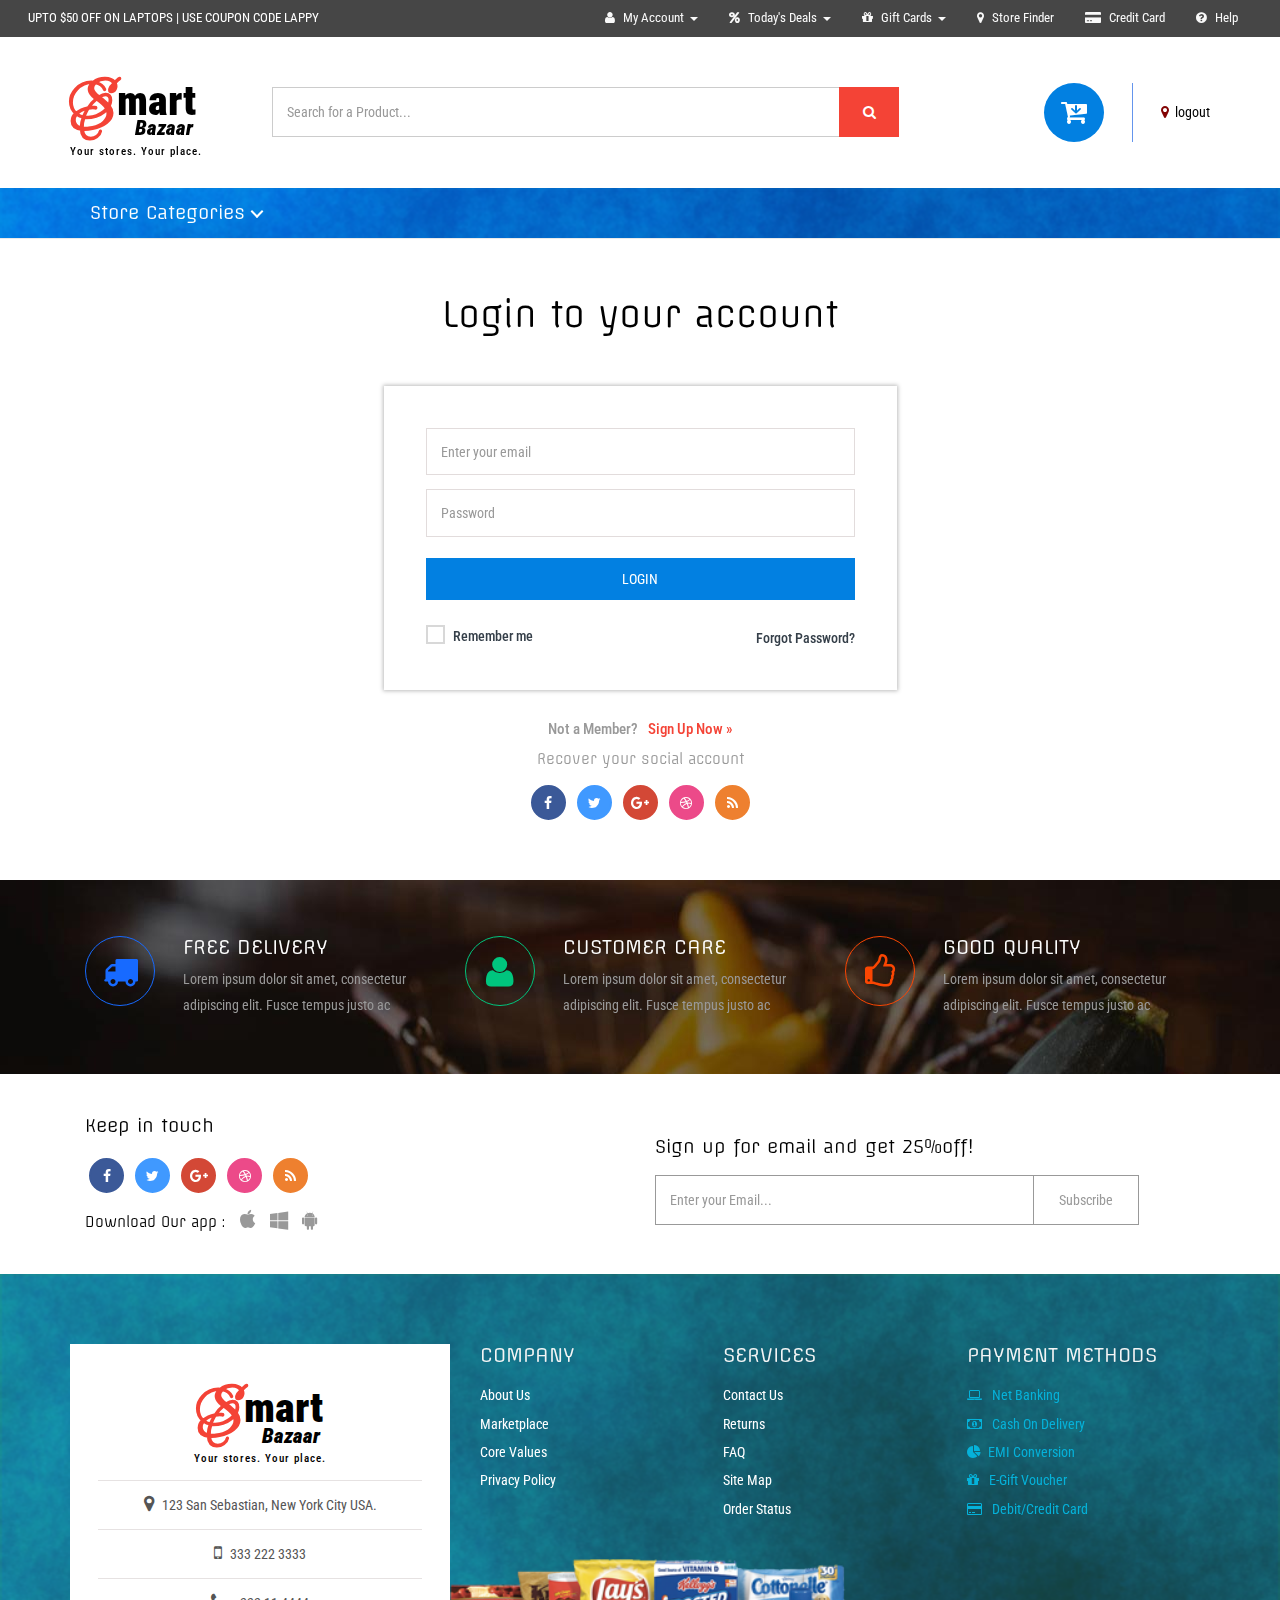
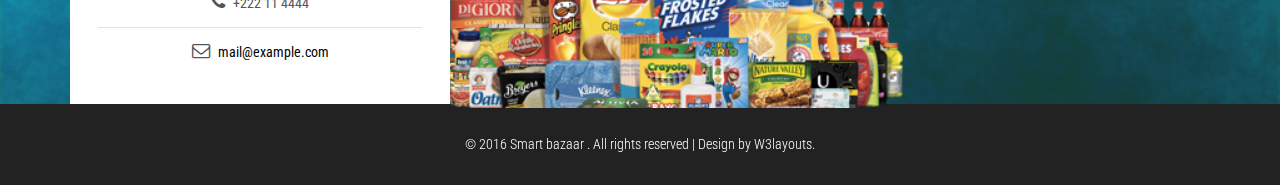
<file: main/login.html>
<!--
Author: W3layouts
Author URL: http://w3layouts.com
License: Creative Commons Attribution 3.0 Unported
License URL: http://creativecommons.org/licenses/by/3.0/
-->
<!DOCTYPE html>
<html lang="en">
<head>
<title>Smart Bazaar an E-commerce Online Shopping Category Flat Bootstrap Responsive Website Template | Login :: w3layouts</title>
<meta name="viewport" content="width=device-width, initial-scale=1">
<meta http-equiv="Content-Type" content="text/html; charset=utf-8" />
<meta name="keywords" content="Smart Bazaar Responsive web template, Bootstrap Web Templates, Flat Web Templates, Android Compatible web template, 
SmartPhone Compatible web template, free WebDesigns for Nokia, Samsung, LG, SonyEricsson, Motorola web design" />
<script type="application/x-javascript"> addEventListener("load", function() { setTimeout(hideURLbar, 0); }, false);
		function hideURLbar(){ window.scrollTo(0,1); } </script>
<!-- Custom Theme files -->
<link href="css/bootstrap.css" rel="stylesheet" type="text/css" media="all" />
<link href="css/style.css" rel="stylesheet" type="text/css" media="all" /> 
<link href="css/animate.min.css" rel="stylesheet" type="text/css" media="all" /><!-- animation -->
<link href="css/menu.css" rel="stylesheet" type="text/css" media="all" /> <!-- menu style -->   
<!-- //Custom Theme files -->
<!-- font-awesome icons -->
<link href="css/font-awesome.css" rel="stylesheet"> 
<!-- //font-awesome icons -->
<!-- js -->
<script src="js/jquery-2.2.3.min.js"></script> 
<script src="js/jquery-scrolltofixed-min.js" type="text/javascript"></script><!-- fixed nav js -->
<script>
    $(document).ready(function() {

        // Dock the header to the top of the window when scrolled past the banner. This is the default behaviour.

        $('.header-two').scrollToFixed();  
        // previous summary up the page.

        var summaries = $('.summary');
        summaries.each(function(i) {
            var summary = $(summaries[i]);
            var next = summaries[i + 1];

            summary.scrollToFixed({
                marginTop: $('.header-two').outerHeight(true) + 10, 
                zIndex: 999
            });
        });
    });
</script>
<!-- //js --> 
<!-- web-fonts -->
<link href='//fonts.googleapis.com/css?family=Roboto+Condensed:400,300,300italic,400italic,700,700italic' rel='stylesheet' type='text/css'>
<link href='//fonts.googleapis.com/css?family=Lovers+Quarrel' rel='stylesheet' type='text/css'>
<link href='//fonts.googleapis.com/css?family=Offside' rel='stylesheet' type='text/css'> 
<!-- web-fonts -->  
<!-- start-smooth-scrolling -->
<script type="text/javascript" src="js/move-top.js"></script>
<script type="text/javascript" src="js/easing.js"></script>	
<script type="text/javascript">
		jQuery(document).ready(function($) {
			$(".scroll").click(function(event){		
				event.preventDefault();
				$('html,body').animate({scrollTop:$(this.hash).offset().top},1000);
			});
		});
</script>
<!-- //end-smooth-scrolling -->
<!-- smooth-scrolling-of-move-up -->
	<script type="text/javascript">
		$(document).ready(function() {
		
			var defaults = {
				containerID: 'toTop', // fading element id
				containerHoverID: 'toTopHover', // fading element hover id
				scrollSpeed: 1200,
				easingType: 'linear' 
			};
			
			$().UItoTop({ easingType: 'easeOutQuart' });
			
		});
	</script>
	<!-- //smooth-scrolling-of-move-up -->
</head>
<body>
	<!-- header -->
	<div class="header">
		<div class="w3ls-header"><!--header-one--> 
			<div class="w3ls-header-left">
				<p><a href="#">UPTO $50 OFF ON LAPTOPS | USE COUPON CODE LAPPY </a></p>
			</div>
			<div class="w3ls-header-right">
				<ul>
					<li class="dropdown head-dpdn">
						<a href="#" class="dropdown-toggle" data-toggle="dropdown"><i class="fa fa-user" aria-hidden="true"></i> My Account<span class="caret"></span></a>
						<ul class="dropdown-menu">
							<li><a href="login.html">Login </a></li> 
							<li><a href="signup.html">Sign Up</a></li> 
							<li><a href="login.html">My Orders</a></li>  
							<li><a href="login.html">Wallet</a></li> 
						</ul> 
					</li> 
					<li class="dropdown head-dpdn">
						<a href="#" class="dropdown-toggle" data-toggle="dropdown"><i class="fa fa-percent" aria-hidden="true"></i> Today's Deals<span class="caret"></span></a>
						<ul class="dropdown-menu">
							<li><a href="offers.html">Cash Back Offers</a></li> 
							<li><a href="offers.html">Product Discounts</a></li>
							<li><a href="offers.html">Special Offers</a></li> 
						</ul> 
					</li> 
					<li class="dropdown head-dpdn">
						<a href="#" class="dropdown-toggle" data-toggle="dropdown"><i class="fa fa-gift" aria-hidden="true"></i> Gift Cards<span class="caret"></span></a>
						<ul class="dropdown-menu">
							<li><a href="offers.html">Product Gift card</a></li> 
							<li><a href="offers.html">Occasions Register</a></li>
							<li><a href="offers.html">View Balance</a></li> 
						</ul> 
					</li> 
					<li class="dropdown head-dpdn">
						<a href="contact.html" class="dropdown-toggle"><i class="fa fa-map-marker" aria-hidden="true"></i> Store Finder</a>
					</li> 
					<li class="dropdown head-dpdn">
						<a href="card.html" class="dropdown-toggle"><i class="fa fa-credit-card-alt" aria-hidden="true"></i> Credit Card</a>
					</li> 
					<li class="dropdown head-dpdn">
						<a href="help.html" class="dropdown-toggle"><i class="fa fa-question-circle" aria-hidden="true"></i> Help</a>
					</li>
				</ul>
			</div>
			<div class="clearfix"> </div> 
		</div>
		<div class="header-two"><!-- header-two -->
			<div class="container">
				<div class="header-logo">
					<h1><a href="index.html"><span>S</span>mart <i>Bazaar</i></a></h1>
					<h6>Your stores. Your place.</h6> 
				</div>	
				<div class="header-search">
					<form action="#" method="post">
						<input type="search" name="Search" placeholder="Search for a Product..." required="">
						<button type="submit" class="btn btn-default" aria-label="Left Align">
							<i class="fa fa-search" aria-hidden="true"> </i>
						</button>
					</form>
				</div>
				<div class="header-cart"> 
					<!-- <div class="my-account">
						<a href="contact.html"><i class="fa fa-map-marker" aria-hidden="true"></i> CONTACT US</a>						
					</div> -->
					<div class="my-account">
						<a href="logout.php"><i class="fa fa-map-marker" aria-hidden="true"></i> logout</a>						
					</div>
					<div class="cart"> 
						<form action="#" method="post" class="last"> 
							<input type="hidden" name="cmd" value="_cart" />
							<input type="hidden" name="display" value="1" />
							<button class="w3view-cart" type="submit" name="submit" value=""><i class="fa fa-cart-arrow-down" aria-hidden="true"></i></button>
						</form>  
					</div>
					<div class="clearfix"> </div> 
				</div> 
				<div class="clearfix"> </div>
			</div>		
		</div><!-- //header-two -->
		<div class="header-three"><!-- header-three -->
			<div class="container">
				<div class="menu">
					<div class="cd-dropdown-wrapper">
						<a class="cd-dropdown-trigger" href="#0">Store Categories</a>
						<nav class="cd-dropdown"> 
							<a href="#0" class="cd-close">Close</a>
							<ul class="cd-dropdown-content"> 
								<li><a href="offers.html">Today's Offers</a></li>
								<li class="has-children">
									<a href="#">Electronics</a> 
									<ul class="cd-secondary-dropdown is-hidden">
										<li class="go-back"><a href="#">Menu</a></li>
										<li class="see-all"><a href="products.html">All Electronics</a></li>
										<li class="has-children">
											<a href="#">MOBILE PHONES</a>  
											<ul class="is-hidden"> 
												<li class="go-back"><a href="#">All Electronics</a></li> 
												<li class="has-children">
													<a href="#0">SmartPhones</a> 
													<ul class="is-hidden"> 
														<li class="go-back"><a href="#"> </a></li>
														<li><a href="products.html">Android</a></li>
														<li><a href="products.html">Windows</a></li>
														<li><a href="products.html">Black berry</a></li>
													</ul>
												</li>
												<li> <a href="products.html">IPhones</a> </li>
												<li><a href="products.html">Tablets</a></li>
												<li><a href="products.html">IPad</a></li>
												<li><a href="products.html">Feature Phones</a></li> 
											</ul>
										</li> 
										<li class="has-children">
											<a href="#">LARGE APPLIANCES</a> 
											<ul class="is-hidden"> 
												<li class="go-back"><a href="#">All Electronics </a></li>
												<li><a href="products.html">Refrigerators</a></li> 
												<li><a href="products.html">Washing Machine</a></li>
												<li><a href="products.html">Office Technology</a></li>
												<li><a href="products.html">Air conditioner</a></li>
												<li><a href="products.html">Home Automation</a></li>
											</ul>
										</li> 
										<li class="has-children">
											<a href="#">ENTERTAINMENT</a> 
											<ul class="is-hidden"> 
												<li class="go-back"><a href="#">All Electronics</a></li>
												<li><a href="products.html">Tv & Accessories</a></li>
												<li><a href="products.html">Digital Camera</a></li>
												<li><a href="products.html">Gaming</a></li>
												<li><a href="products.html">Home Audio & Theater</a></li>
												<li class="has-children">
													<a href="#">Computer</a>
													<ul class="is-hidden">
														<li class="go-back"><a href="#"> </a></li> 
														<li><a href="products.html">Laptop </a></li>
														<li><a href="products.html">Gaming PC</a></li>
														<li><a href="products.html">Monitors</a></li>
														<li><a href="products.html">Networking</a></li>
														<li><a href="products.html">Printers & Supplies</a></li>
														<li><a href="products.html">Accessories</a></li>
													</ul>
												</li> 
											</ul>
										</li> 
										<li class="has-children">
											<a href="#">HOME APPLIANCES</a> 
											<ul class="is-hidden">
												<li class="go-back"><a href="#0">All Electronics </a></li>
												<li class="has-children"><a href="#">Kitchen appliances</a>
													<ul class="is-hidden">
														<li class="go-back"><a href="#0"> </a></li>
														<li><a href="products.html">Rice Cookers</a></li>
														<li><a href="products.html">Mixer Juicer</a></li>
														<li><a href="products.html">Grinder</a></li>
														<li><a href="products.html">Blenders & Choppers</a></li>
														<li><a href="products.html">Microwave Oven</a></li>
														<li><a href="products.html">Food Processors</a></li>
													</ul>
												</li>
												<li><a href="products.html">Purifiers</a></li>
												<li><a href="products.html">Geysers</a></li>
												<li><a href="products.html">Gas Stove</a></li>
												<li><a href="products.html">Vacuum Cleaner</a></li>
												<li><a href="products.html">Sewing Machine</a></li> 
												<li><a href="products.html">Heaters & Fans</a></li>
											</ul>
										</li>
										<li class="has-children">
											<a href="#">SMALL DEVICES</a> 
											<ul class="is-hidden"> 
												<li class="go-back"><a href="#0">All Electronics </a></li>
												<li><a href="products.html">Wifi Dongle</a></li>
												<li><a href="products.html">Router & Modem</a></li>
												<li class="has-children"><a href="#">Storage Devices</a>
													<ul class="is-hidden">
														<li class="go-back"><a href="#0"> </a></li>
														<li><a href="products.html">Cloud Storage</a></li>
														<li><a href="products.html">Hard Disk</a></li>
														<li><a href="products.html">SSD</a></li>
														<li><a href="products.html">Pen Drive</a></li>
														<li><a href="products.html">Memory card</a></li> 
														<li><a href="products.html">Security Devices</a></li> 
													</ul>
												</li> 
												<li><a href="products.html">Office Supplies</a></li>
												<li><a href="products.html">Cut the Cable</a></li>
												<li><a href="products.html">Auto Electronics</a></li>  
											</ul>
										</li>
										<li class="has-children">
											<a href="#">PERSONAL CARE</a> 
											<ul class="is-hidden"> 
												<li class="go-back"><a href="#0">All Electronics </a></li>
												<li><a href="products.html">Epilator</a></li> 
												<li><a href="products.html">Hair Styler</a></li>
												<li><a href="products.html">Trimmer & Shaver</a></li>
												<li><a href="products.html">Health Care</a></li> 
												<li><a href="products.html">cables</a></li>
											</ul>
										</li>
									</ul> <!-- .cd-secondary-dropdown --> 
								</li> <!-- .has-children -->
								<li class="has-children">
									<a href="#">Fashion Store</a> 
									<ul class="cd-secondary-dropdown is-hidden">
										<li class="go-back"><a href="#">Menu</a></li>
										<li class="see-all"><a href="products1.html">All Fashion Stores</a></li>
										<li class="has-children">
											<a href="#">GIRLS' CLOTHING</a> 
											<ul class="is-hidden">  
												<li class="go-back"><a href="#">All Fashion Stores</a></li>
												<li><a href="products1.html">Ethnic wear </a></li>
												<li><a href="products1.html">Maternity wear</a></li>
												<li><a href="products1.html">inner & nightwear </a></li>
												<li><a href="products1.html">casual wear </a></li>
												<li><a href="products1.html">formal wear</a></li>
												<li><a href="products1.html">Sports wear</a></li>
											</ul>
										</li> 
										<li class="has-children">
											<a href="#">BOYS' CLOTHING</a> 
											<ul class="is-hidden">  
												<li class="go-back"><a href="#">All Fashion Stores</a></li>
												<li><a href="products1.html">Jeans</a></li>  
												<li><a href="products1.html">Casual wear</a></li> 
												<li><a href="products1.html">Shorts</a></li> 
												<li><a href="products1.html">T-Shirts & Polos</a></li> 
												<li><a href="products1.html">Trousers & Chinos</a></li> 
											</ul>
										</li> 
										<li class="has-children">
											<a href="#">JACKETS</a> 
											<ul class="is-hidden">
												<li class="go-back"><a href="#">All Fashion Stores</a></li>
												<li><a href="products1.html">Blazers</a></li>
												<li><a href="products1.html">Bomber jackets</a></li>
												<li><a href="products1.html">Denim Jackets</a></li>
												<li><a href="products1.html">Duffle Coats</a></li>
												<li><a href="products1.html">Leather Jackets</a></li>
												<li><a href="products1.html">Parkas</a></li>
											</ul>
										</li> 
										<li class="has-children">
											<a href="#">ACCESSORIES </a> 
											<ul class="is-hidden"> 
												<li class="go-back"><a href="#">All Fashion Stores</a></li>
												<li><a href="products1.html">Watches </a></li>
												<li><a href="products1.html">Eyewear </a></li>
												<li><a href="products1.html">Jewellery </a></li>
												<li class="has-children">
													<a href="#">Footwear </a>  
													<ul class="is-hidden">
														<li class="go-back"><a href="#"> </a></li>
														<li><a href="products1.html">Ethnic</a></li>  
														<li><a href="products1.html">Casual wear</a></li>
														<li><a href="products1.html">Sports Shoes</a></li>
														<li><a href="products1.html">Boots</a></li>
													</ul> 
												</li> 
												<li><a href="products1.html">Stoles & Scarves</a></li>
												<li><a href="products1.html">Handbags</a></li>
											</ul>
										</li>
										<li class="has-children">
											<a href="#">BEAUTY</a> 
											<ul class="is-hidden">
												<li class="go-back"><a href="#">All Fashion Stores</a></li>
												<li><a href="products1.html">Perfumes & Deos</a></li>
												<li><a href="products1.html">Lipsticks & Nail Polish</a></li>
												<li><a href="products1.html">Beauty Gift Hampers</a></li> 
												<li><a href="products1.html">Personal Grooming</a></li>
												<li><a href="products1.html">Travel bags</a></li>
											</ul>
										</li>
										<li class="has-children">
											<a href="products1.html">PERSONAL CARE</a> 
											<ul class="is-hidden"> 
												<li class="go-back"><a href="#">All Fashion Stores</a></li>
												<li><a href="products1.html">Face Care</a></li>
												<li><a href="products1.html">Nail Care</a></li>
												<li><a href="products1.html">Hair Care</a></li>
												<li><a href="products1.html">Body Care</a></li>
												<li><a href="products1.html">Bath & Spa</a></li>   
											</ul>
										</li>
									</ul> <!-- .cd-secondary-dropdown --> 
								</li> <!-- .has-children -->
								<li class="has-children">
									<a href="products2.html">Kids Fashion & Toys</a> 
									<ul class="cd-secondary-dropdown is-hidden"> 
										<li class="go-back"><a href="#">Menu</a></li>
										<li class="see-all"><a href="products2.html">All Kids Fashions</a></li>
										<li class="has-children">
											<a href="products2.html">KIDS CLOTHING</a> 
											<ul class="is-hidden"> 
												<li class="go-back"><a href="#">All Kids Fashions</a></li>
												<li><a href="products2.html">Ethnic wear </a></li> 
												<li><a href="products2.html">inner & Sleepwear </a></li>
												<li><a href="products2.html">Dresses & Frocks </a></li>
												<li><a href="products2.html">Winter wear</a></li>
												<li><a href="products2.html">Diaper & Accessories</a></li>
											</ul>
										</li> 
										<li class="has-children"><a href="#">KIDS FASHION</a>
											<ul class="is-hidden">  
												<li class="go-back"><a href="#">All Kids Fashions</a></li>
												<li><a href="products2.html">Footwear</a></li> 
												<li><a href="products2.html">Sunglasses </a></li>
												<li><a href="products2.html">School & Stationery</a></li>
												<li><a href="products2.html">Jewellery</a></li>
												<li><a href="products2.html">Hair bands & Clips</a></li>
											</ul>
										</li>
										<li class="has-children"><a href="#">Baby Care</a>
											<ul class="is-hidden"> 
												<li class="go-back"><a href="#">All Kids Fashions</a></li>
												<li><a href="products2.html">Lotions, Oil & Powder </a></li> 
												<li><a href="products2.html">Soaps, Shampoo </a></li>
												<li><a href="products2.html">Bath Towels</a></li> 
												<li class="has-children">
													<a href="#">Feeding</a> 
													<ul class="is-hidden">
														<li class="go-back"><a href="#"> </a></li> 
														<li><a href="products2.html">Baby Food </a></li>
														<li><a href="products2.html">Bottle Feeding </a></li>
														<li><a href="products2.html">Breast Feeding</a></li>  
													</ul>
												</li>  
												<li><a href="products2.html">Toddlers' Rooms</a></li> 	
											</ul><!-- .cd-secondary-dropdown --> 
										</li> <!-- .has-children -->								
										<li class="has-children"><a href="#">TOYS & GAMES </a>
											<ul class="is-hidden"> 
												<li class="go-back"><a href="#">All Kids Fashions</a></li>
												<li><a href="products2.html">Art & Crafts</a></li> 
												<li><a href="products2.html">Educational Toys </a></li>
												<li><a href="products2.html">Baby Toys</a></li> 
												<li><a href="products2.html">Outdoor Play </a></li> 
												<li><a href="products2.html">Musical Instruments</a></li>
											</ul>
										</li>
										<li> 
											<ul class="is-hidden">
												<li class="go-back"><a href="#">All Kids Fashions</a></li>
												<li><a href="products2.html">Toy Tips & Trends</a></li> 
												<li><a href="products2.html">Preschool Toys</a></li>
												<li><a href="products2.html">Musical Instruments</a></li> 
												<li><a href="products2.html">Bikes & Ride-Ons</a></li>
												<li><a href="products2.html">Video Games</a></li>
												<li><a href="products2.html">PC & Digital Gaming</a></li>
											</ul>	
										</li> 
									</ul><!-- .cd-secondary-dropdown --> 
								</li> <!-- .has-children --> 
								<li class="has-children">
									<a href="#">Home, Furniture & Patio</a> 
									<ul class="cd-secondary-dropdown is-hidden">
										<li class="go-back"><a href="#">Menu</a></li>
										<li class="see-all"><a href="products3.html">All Products</a></li>
										<li class="has-children">
											<a href="#">Kitchen Uses</a> 
											<ul class="is-hidden">  
												<li class="go-back"><a href="#"></a></li>
												<li><a href="products3.html">Dinner Sets </a></li> 
												<li><a href="products3.html">Cookware & Bakeware </a></li>
												<li><a href="products3.html">Containers & Jars </a></li>
												<li><a href="products3.html">Kitchen Tools </a></li>
												<li><a href="products3.html">Food Storage</a></li>
												<li><a href="products3.html">Casseroles</a></li>
											</ul>
										</li> 
										<li class="has-children">
											<a href="#">Furniture </a> 
											<ul class="is-hidden"> 
												<li class="go-back"><a href="#"></a></li>
												<li><a href="products3.html">Bedroom </a></li> 
												<li><a href="products3.html">Dining Room </a></li>
												<li><a href="products3.html">Kids' Furniture </a></li>
												<li><a href="products3.html">Living Room</a></li>
												<li><a href="products3.html">Office</a></li>
												<li><a href="products3.html">Mattresses</a></li>
											</ul>
										</li> 
										<li class="has-children">
											<a href="#">Home Decor </a> 
											<ul class="is-hidden">
												<li class="go-back"><a href="#"></a></li>
												<li><a href="products3.html">Lighting</a></li> 
												<li><a href="products3.html">Painting</a></li>
												<li><a href="products3.html">Curtains & Blinds</a></li>
												<li><a href="products3.html">Patio Furniture</a></li>
												<li><a href="products3.html">Wardrobes & Cabinets</a></li>
												<li><a href="products3.html">Mattresses</a></li>
											</ul>
										</li>  
										<li class="has-children">
											<a href="#">Gardening & Lawn </a> 
											<ul class="is-hidden">
												<li class="go-back"><a href="#"> </a></li>  
												<li><a href="products3.html">Gardening </a></li> 
												<li><a href="products3.html">Landscaping </a></li>
												<li><a href="products3.html">Sheds</a></li>
												<li><a href="products3.html">Outdoor Storage  </a></li>
												<li><a href="products3.html">Garden & Ideas </a></li>
												<li><a href="products3.html">Patio Tips</a></li>
											</ul>
										</li> 
										<li class="has-children">
											<a href="#">Garage Storage</a> 
											<ul class="is-hidden"> 
												<li class="go-back"><a href="#"></a></li>
												<li><a href="products3.html">Baskets & Bins </a></li> 
												<li><a href="products3.html">Garage Door Openers</a></li>
												<li><a href="products3.html">Free Standing Shelves </a></li>
												<li><a href="products3.html">Floor cleaning</a></li>
												<li><a href="products3.html">Tool Kits</a></li>
											</ul>
										</li>  
									</ul><!-- .cd-secondary-dropdown --> 
								</li> <!-- .has-children -->  
								<li class="has-children">
									<a href="#">Sports, Fitness & Outdoor</a>
									<ul class="cd-secondary-dropdown is-hidden">
										<li class="go-back"><a href="#">Menu</a></li>
										<li class="see-all"><a href="products4.html">All Products</a></li>
										<li class="has-children">
											<a href="#">Single Sports </a> 
											<ul class="is-hidden">
												<li class="go-back"><a href="#"></a></li>
												<li><a href="products4.html">Bikes </a></li> 
												<li><a href="products4.html">Fishing  </a></li>
												<li><a href="products4.html">Cycling </a></li>
												<li><a href="products4.html">Musical Instruments</a></li>
												<li><a href="products4.html">Archery </a></li>
											</ul>
										</li> 
										<li class="has-children">
											<a href="#">Team Sports</a> 
											<ul class="is-hidden"> 
												<li class="go-back"><a href="#"></a></li>
												<li><a href="products4.html">Cricket </a></li> 
												<li><a href="products4.html">Badminton </a></li>
												<li><a href="products4.html">Swimming Gear </a></li>
												<li><a href="products4.html">Sports Apparel </a></li>
												<li><a href="products4.html">Indoor games</a></li>
											</ul>
										</li> 
										<li class="has-children">
											<a href="#">Fitness </a> 
											<ul class="is-hidden">
												<li class="go-back"><a href="#"></a></li>
												<li><a href="products4.html">Fitness Accessories </a></li> 
												<li><a href="products4.html">Exercise Machines </a></li>
												<li><a href="products4.html">Ellipticals </a></li>
												<li><a href="products4.html">Home Gyms</a></li> 
												<li><a href="products4.html">Exercise Bikes</a></li> 
											</ul>
										</li>
										<li class="has-children">
											<a href="#">Camping </a> 
											<ul class="is-hidden">
												<li class="go-back"><a href="#"></a></li>
												<li><a href="products4.html"> Airbeds</a></li> 
												<li><a href="products4.html">Tents </a></li>
												<li><a href="products4.html">Gazebo's & Shelters</a></li>
												<li><a href="products4.html">Coolers </a></li>
												<li><a href="products4.html">Canopies</a></li>
												<li><a href="products4.html">Sleeping Bags</a></li>
											</ul>
										</li> 
										<li class="has-children">
											<a href="#">Camping Tools</a> 
											<ul class="is-hidden">
												<li class="go-back"><a href="#"></a></li>
												<li><a href="products4.html">Shooting </a></li> 
												<li><a href="products4.html">Knives & Tools </a></li>
												<li><a href="products4.html">Optics & Binoculars </a></li>
												<li><a href="products4.html">Lights & Lanterns </a></li>
												<li><a href="products4.html">Hunting Clothing </a></li>
											</ul>
										</li> 
										<li class="has-children">
											<a href="#">Other</a> 
											<ul class="is-hidden">
												<li class="go-back"><a href="#"></a></li>
												<li><a href="products4.html">Riding Gears & More </a></li> 
												<li><a href="products4.html">Body Massagers </a></li>
												<li><a href="products4.html">Health Monitors </a></li>
												<li><a href="products4.html">Health Drinks </a></li> 
											</ul>
										</li> 	
									</ul><!-- .cd-secondary-dropdown --> 
								</li> <!-- .has-children -->  
								<li class="has-children">
									<a href="#">Grocery store</a>
									<ul class="cd-secondary-dropdown is-hidden">
										<li class="go-back"><a href="#">Menu</a></li>
										<li class="see-all"><a href="products5.html">All Products</a></li>
										<li class="has-children">
											<a href="#">Veggies & Fruits </a> 
											<ul class="is-hidden">
												<li class="go-back"><a href="#"></a></li>
												<li><a href="products5.html">Vegetables </a></li> 
												<li><a href="products5.html">Fruits </a></li>
												<li><a href="products5.html">Dry Fruits</a></li> 
												<li><a href="products5.html">Snacks & Cookies </a></li>
												<li><a href="products5.html">Breakfast & Cereal</a></li> 
											</ul> 
										</li> 
										<li class="has-children">
											<a href="#">Packet Food</a> 
											<ul class="is-hidden">
												<li class="go-back"><a href="#"></a></li>
												<li><a href="products5.html">Beverages </a></li> 
												<li><a href="products5.html">Baking </a></li>
												<li><a href="products5.html">Emergency Food </a></li>
												<li><a href="products5.html">Candy & Gum </a></li>
												<li><a href="products5.html">Meals & Pasta </a></li>
											</ul>
										</li> 
										<li class="has-children">
											<a href="#">Shop All Pets </a> 
											<ul class="is-hidden">
												<li class="go-back"><a href="#"></a></li>
												<li><a href="products5.html">Dogs </a></li>  
												<li><a href="products5.html">Fish </a></li>												
												<li><a href="products5.html">Cats</a></li>
												<li><a href="products5.html">Birds </a></li>
												<li><a href="products5.html">Pet Food </a></li>
											</ul>
										</li>
										<li class="has-children">
											<a href="#">Household Essentials </a> 
											<ul class="is-hidden"> 
												<li class="go-back"><a href="#"></a></li>
												<li><a href="products5.html">Laundry Room </a></li> 
												<li><a href="products5.html">Paper & Plastic</a></li>
												<li><a href="products5.html">Pest Control </a></li>
												<li><a href="products5.html">Batteries </a></li> 
											</ul>
										</li> 
										<li class="has-children">
											<a href="#">Food Shops </a> 
											<ul class="is-hidden">
												<li class="go-back"><a href="#"></a></li>
												<li><a href="products5.html">Fresh Food</a></li> 
												<li><a href="products5.html">Food Gifts </a></li>
												<li><a href="products5.html">Frozen Food </a></li>
												<li><a href="products5.html">Organic </a></li>
												<li><a href="products5.html">Gluten Free </a></li>
											</ul>
										</li> 
										<li class="has-children">
											<a href="#">Tips </a> 
											<ul class="is-hidden">
												<li class="go-back"><a href="#"></a></li>
												<li><a href="products5.html">Pets Growth</a></li> 
												<li><a href="products5.html">Recipes </a></li>
												<li><a href="products5.html">Snacks</a></li>
												<li><a href="products5.html">Nutrition</a></li> 
											</ul>
										</li> 
									</ul><!-- .cd-secondary-dropdown --> 
								</li> <!-- .has-children -->  
								<li class="has-children">
									<a href="#">Photo, Gifts & Office Supplies</a>
									<ul class="cd-secondary-dropdown is-hidden">
										<li class="go-back"><a href="#">Menu</a></li>
										<li class="see-all"><a href="products6.html">All Products</a></li>
										<li class="has-children">
											<a href="#">Trending Now </a> 
											<ul class="is-hidden">
												<li class="go-back"><a href="#"></a></li>
												<li><a href="products6.html">Best Priced</a></li> 
												<li><a href="products6.html">Chocolates </a></li>
												<li><a href="products6.html">Gift Cards </a></li>
												<li><a href="products6.html">Fashion & Accessories </a></li>
												<li><a href="products6.html">Decorative Plants </a></li>
											</ul>
										</li> 
										<li class="has-children">
											<a href="#">Photos </a> 
											<ul class="is-hidden">
												<li class="go-back"><a href="#"></a></li>
												<li><a href="products6.html">Shelf animation </a></li> 
												<li><a href="products6.html">3D-rendered </a></li>
												<li><a href="products6.html">gift builder </a></li>
												<li><a href="products6.html">Frames</a></li>
												<li><a href="products6.html">Wall Decor</a></li>
											</ul>
										</li> 
										<li class="has-children">
											<a href="#">Gifts </a> 
											<ul class="is-hidden">	
												<li class="go-back"><a href="#"></a></li>
												<li><a href="products6.html">Personalized Gifts </a></li> 
												<li><a href="products6.html">Flowers </a></li>
												<li><a href="products6.html">Cards & Toys</a></li>
												<li><a href="products6.html">Show pieces </a></li>
												<li><a href="products6.html">Photo Books</a></li>
											</ul>
										</li>
										<li class="has-children">
											<a href="#">Favourite Brands </a> 
											<ul class="is-hidden">
												<li class="go-back"><a href="#"></a></li>
												<li><a href="products6.html">Archies </a></li> 
												<li><a href="products6.html">Jewel Fuel </a></li>
												<li><a href="products6.html">Ferns N Petals </a></li>
												<li><a href="products6.html">Happily Unmarried</a></li>
												<li><a href="products6.html">Chumbak</a></li>
											</ul>
										</li> 
										<li class="has-children">
											<a href="#">Office</a> 
											<ul class="is-hidden"> 
												<li class="go-back"><a href="#"></a></li>
												<li><a href="products6.html">Calendars</a></li> 
												<li><a href="products6.html">Mousepads</a></li>
												<li><a href="products6.html">Phone Cases</a></li>
												<li><a href="products6.html">Tablet & Laptop Cases</a></li>
												<li><a href="products6.html">Mounted Photos</a></li>
											</ul>
										</li> 
										<li class="has-children">
											<a href="#">Combos </a> 
											<ul class="is-hidden">
												<li class="go-back"><a href="#"></a></li>
												<li><a href="products6.html">Chocolates </a></li> 
												<li><a href="products6.html">Dry Fruits</a></li>
												<li><a href="products6.html">Sweets</a></li>
												<li><a href="products6.html">Snacks</a></li>
												<li><a href="products6.html">Cakes</a></li>
											</ul>
										</li> 
									</ul><!-- .cd-secondary-dropdown --> 
								</li> 
								<li class="has-children">
									<a href="#">Health, Beauty & Pharmacy</a>
									<ul class="cd-secondary-dropdown is-hidden">
										<li class="go-back"><a href="#">Menu</a></li>
										<li class="see-all"><a href="products7.html">All Products</a></li>
										<li class="has-children">
											<a href="#">Health</a> 
											<ul class="is-hidden">
												<li class="go-back"><a href="#"></a></li>
												<li><a href="products7.html">Home Health Care </a></li> 
												<li><a href="products7.html">Sports Nutrition </a></li>
												<li><a href="products7.html">Vision </a></li>
												<li><a href="products7.html">Vitamins </a></li>
												<li><a href="products7.html">Diet & Nutrition </a></li>
											</ul>
										</li> 
										<li class="has-children">
											<a href="#">Health Tips</a> 
											<ul class="is-hidden">
												<li class="go-back"><a href="#"></a></li>
												<li><a href="products7.html">Diet</a></li> 
												<li><a href="products7.html">Exercise Tips  </a></li>
												<li><a href="products7.html">Vitamin Balance</a></li>
												<li><a href="products7.html">Health Insurance</a></li>
												<li><a href="products7.html">Funeral</a></li>
											</ul>
										</li> 
										<li class="has-children">
											<a href="#">Beauty </a> 
											<ul class="is-hidden">
												<li class="go-back"><a href="#"></a></li>
												<li><a href="products7.html">Massage & Spa </a></li> 
												<li><a href="products7.html">Face Wash</a></li>
												<li><a href="products7.html">Facial Cleanser</a></li>
												<li><a href="products7.html">Makeup </a></li>
												<li><a href="products7.html">Beauty Tips</a></li>
											</ul>
										</li>
										<li class="has-children">
											<a href="#">Pharmacy </a> 
											<ul class="is-hidden">
												<li class="go-back"><a href="#"></a></li>
												<li><a href="products7.html">Home Delivery </a></li> 
												<li><a href="products7.html">History & Reports </a></li>
												<li><a href="products7.html">Transfer Prescriptions </a></li>
												<li><a href="products7.html">Health CheckUp</a></li>
												<li><a href="products7.html">Mobile App</a></li>
											</ul>
										</li> 
										<li class="has-children">
											<a href="#">Pharmacy Center </a> 
											<ul class="is-hidden">
												<li class="go-back"><a href="#"></a></li>
												<li><a href="products7.html">Diabetes Shop </a></li> 
												<li><a href="products7.html">Medicine Cabinet </a></li>
												<li><a href="products7.html">Vitamin Selector</a></li>
												<li><a href="products7.html">Pharmacy Help</a></li> 
											</ul>
										</li>  
									</ul><!-- .cd-secondary-dropdown --> 
								</li>
								<li class="has-children">
									<a href="#">Automotive</a>
									<ul class="cd-secondary-dropdown is-hidden">
										<li class="go-back"><a href="#">Menu</a></li>
										<li class="see-all"><a href="products8.html">All Products</a></li>
										<li class="has-children">
											<a href="#">All Motors </a> 
											<ul class="is-hidden">
												<li class="go-back"><a href="#"></a></li>
												<li><a href="products8.html">Bikes </a></li> 
												<li><a href="products8.html">Yachts </a></li>
												<li><a href="products8.html">Scooters </a></li>
												<li><a href="products8.html">Autos</a></li>
												<li><a href="products8.html">Bus</a></li>
											</ul>
										</li> 
										<li class="has-children">
											<a href="#">Accessories </a> 
											<ul class="is-hidden">
												<li class="go-back"><a href="#"></a></li>
												<li><a href="products8.html">Vehicle Electronics</a></li> 
												<li><a href="products8.html">Stereos & Monitors</a></li>
												<li><a href="products8.html">Bluetooth Devices</a></li>
												<li><a href="products8.html">GPS Navigation</a></li>
												<li><a href="products8.html">Speakers & Tweeters</a></li>
											</ul>
										</li> 
										<li class="has-children">
											<a href="#">Safety & Security </a> 
											<ul class="is-hidden">
												<li class="go-back"><a href="#"></a></li>
												<li><a href="products8.html">Anti-Theft Devices </a></li> 
												<li><a href="products8.html">Helmets</a></li>
												<li><a href="products8.html">Sensors</a></li>
												<li><a href="products8.html">Auto Repair Tools </a></li>
												<li><a href="products8.html">Antifreeze & Coolants </a></li>
											</ul>
										</li>
										<li class="has-children">
											<a href="#">Car Interiors</a> 
											<ul class="is-hidden">
												<li class="go-back"><a href="#"></a></li>
												<li><a href="products8.html">Stereos </a></li> 
												<li><a href="products8.html">Floor Mats </a></li>
												<li><a href="products8.html">Seat Covers</a></li>
												<li><a href="products8.html">Chargers </a></li>
												<li><a href="products8.html">Audio Finder </a></li>
											</ul>
										</li>  
										<li class="has-children">
											<a href="#">Exterior Accessories </a> 
											<ul class="is-hidden"> 
												<li class="go-back"><a href="#"></a></li>
												<li><a href="products8.html">Wheel covers </a></li> 
												<li><a href="products8.html">Car Lighting </a></li>
												<li><a href="products8.html">Polish & Waxes</a></li>
												<li><a href="products8.html">Cargo Management</a></li>
												<li><a href="products8.html">Car Decoration </a></li>
											</ul>
										</li> 
										<li class="has-children">
											<a href="#">Car Care</a> 
											<ul class="is-hidden">
												<li class="go-back"><a href="#"></a></li>
												<li><a href="products8.html">Auto Tips & Advice </a></li> 
												<li><a href="products8.html">Car Washes & Cleaners </a></li>
												<li><a href="products8.html">Car Wax & Polish</a></li>
												<li><a href="products8.html">Cleaning Tools</a></li>
												<li><a href="products8.html">Detailing Kits </a></li>
											</ul>
										</li> 
									</ul><!-- .cd-secondary-dropdown --> 
								</li>
								<li class="has-children">
									<a href="#">Books, Music & Movies</a>
									<ul class="cd-secondary-dropdown is-hidden">
										<li class="go-back"><a href="#">Menu</a></li>
										<li class="see-all"><a href="products9.html">All Products</a></li>
										<li class="has-children">
											<a href="#">Books</a> 
											<ul class="is-hidden">
												<li class="go-back"><a href="#"></a></li>
												<li class="has-children"><a href="#">Exam books </a>
													<ul class="is-hidden">
														<li class="go-back"><a href="#"> </a></li>
														<li><a href="products9.html">CAT/MAT/XAT</a></li>
														<li><a href="products9.html">Civil Services</a></li>
														<li><a href="products9.html">AFCAT</a></li>
														<li><a href="products9.html">New Releases</a></li>
													</ul>												
												</li>
												<li><a href="products9.html">Academic Text </a></li>
												<li><a href="products9.html">Romance Books </a></li>
												<li><a href="products9.html">Journals </a></li>
												<li><a href="products9.html">Children's & Teen Books </a></li>
											</ul>
										</li> 
										<li class="has-children">
											<a href="#">Music</a> 
											<ul class="is-hidden">
												<li class="go-back"><a href="#"></a></li>
												<li><a href="products9.html">New Releases </a></li> 
												<li><a href="products9.html">Country Music </a></li>
												<li><a href="products9.html">Musical Instruments </a></li>
												<li><a href="products9.html">Collections</a></li>
												<li><a href="products9.html">Boxed Sets </a></li>
											</ul>
										</li> 
										<li class="has-children">
											<a href="#">Music Combo</a> 
											<ul class="is-hidden">
												<li class="go-back"><a href="#"></a></li>
												<li><a href="products9.html">Pop </a></li> 
												<li><a href="products9.html">Preorders </a></li>
												<li><a href="products9.html">Album Songs</a></li>
												<li><a href="products9.html">Top 50 CDs </a></li>
												<li><a href="products9.html">Music DVDs </a></li>
											</ul>
										</li>
										<li class="has-children">
											<a href="#">Movies</a> 
											<ul class="is-hidden"> 
												<li class="go-back"><a href="#"></a></li>
												<li><a href="products9.html">New Releases </a></li> 
												<li><a href="products9.html">Children & Family </a></li>
												<li><a href="products9.html">Action</a></li>
												<li><a href="products9.html">Classic Movies </a></li>
												<li><a href="products9.html">Bollywood Movies </a></li>
											</ul>
										</li> 
										<li class="has-children">
											<a href="#">Movies Combo</a> 
											<ul class="is-hidden">
												<li class="go-back"><a href="#"></a></li>
												<li><a href="products9.html">Hollywood Movies </a></li> 
												<li><a href="products9.html">Digital Movies </a></li>
												<li><a href="products9.html">Boxed Sets</a></li>
												<li><a href="products9.html">Animated</a></li>
												<li><a href="products9.html">Adventure</a></li>
											</ul>
										</li> 
										<li class="has-children">
											<a href="#">TV Shows</a> 
											<ul class="is-hidden">
												<li class="go-back"><a href="#"></a></li>
												<li><a href="products9.html">Serials</a></li> 
												<li><a href="products9.html">Best Programs</a></li>
												<li><a href="products9.html">Celebrations</a></li>
												<li><a href="products9.html">Top Shows</a></li> 
											</ul>
										</li> 
									</ul><!-- .cd-secondary-dropdown --> 
								</li>  
								<li><a href="sitemap.html">Full Site Directory </a></li>  
							</ul> <!-- .cd-dropdown-content -->
						</nav> <!-- .cd-dropdown -->
					</div> <!-- .cd-dropdown-wrapper -->	 
				</div>
				<div class="move-text">
					<div class="marquee"><a href="offers.html"> New collections are available here...... <span>Get extra 10% off on everything | no extra taxes </span> <span> Try shipping pass free for 15 days with unlimited</span></a></div>
					<script type="text/javascript" src="js/jquery.marquee.min.js"></script>
					<script>
					  $('.marquee').marquee({ pauseOnHover: true });
					  //@ sourceURL=pen.js
					</script>
				</div>
			</div>
		</div>
	</div>
	<!-- //header --> 	
	<!-- login-page -->
	<div class="login-page">
		<div class="container"> 
			<h3 class="w3ls-title w3ls-title1">Login to your account</h3>  
			<div class="login-body">
				<form action="#" method="post">
					<input type="text" class="user" name="email" placeholder="Enter your email" required="">
					<input type="password" name="password" class="lock" placeholder="Password" required="">
					<input type="submit" value="Login">
					<div class="forgot-grid">
						<label class="checkbox"><input type="checkbox" name="checkbox"><i></i>Remember me</label>
						<div class="forgot">
							<a href="#">Forgot Password?</a>
						</div>
						<div class="clearfix"> </div>
					</div>
				</form>
			</div>  
			<h6> Not a Member? <a href="signup.html">Sign Up Now »</a> </h6> 
			<div class="login-page-bottom social-icons">
				<h5>Recover your social account</h5>
				<ul>
					<li><a href="#" class="fa fa-facebook icon facebook"> </a></li>
					<li><a href="#" class="fa fa-twitter icon twitter"> </a></li>
					<li><a href="#" class="fa fa-google-plus icon googleplus"> </a></li>
					<li><a href="#" class="fa fa-dribbble icon dribbble"> </a></li>
					<li><a href="#" class="fa fa-rss icon rss"> </a></li> 
				</ul> 
			</div>
		</div>
	</div>
	<!-- //login-page --> 
	<!-- footer-top -->
	<div class="w3agile-ftr-top">
		<div class="container">
			<div class="ftr-toprow">
				<div class="col-md-4 ftr-top-grids">
					<div class="ftr-top-left">
						<i class="fa fa-truck" aria-hidden="true"></i>
					</div> 
					<div class="ftr-top-right">
						<h4>FREE DELIVERY</h4>
						<p>Lorem ipsum dolor sit amet, consectetur adipiscing elit. Fusce tempus justo ac </p>
					</div> 
					<div class="clearfix"> </div>
				</div> 
				<div class="col-md-4 ftr-top-grids">
					<div class="ftr-top-left">
						<i class="fa fa-user" aria-hidden="true"></i>
					</div> 
					<div class="ftr-top-right">
						<h4>CUSTOMER CARE</h4>
						<p>Lorem ipsum dolor sit amet, consectetur adipiscing elit. Fusce tempus justo ac </p>
					</div> 
					<div class="clearfix"> </div>
				</div>
				<div class="col-md-4 ftr-top-grids">
					<div class="ftr-top-left">
						<i class="fa fa-thumbs-o-up" aria-hidden="true"></i>
					</div> 
					<div class="ftr-top-right">
						<h4>GOOD QUALITY</h4>
						<p>Lorem ipsum dolor sit amet, consectetur adipiscing elit. Fusce tempus justo ac </p>
					</div>
					<div class="clearfix"> </div>
				</div> 
				<div class="clearfix"> </div>
			</div>
		</div>
	</div>
	<!-- //footer-top --> 
	<!-- subscribe -->
	<div class="subscribe"> 
		<div class="container">
			<div class="col-md-6 social-icons w3-agile-icons">
				<h4>Keep in touch</h4>  
				<ul>
					<li><a href="#" class="fa fa-facebook icon facebook"> </a></li>
					<li><a href="#" class="fa fa-twitter icon twitter"> </a></li>
					<li><a href="#" class="fa fa-google-plus icon googleplus"> </a></li>
					<li><a href="#" class="fa fa-dribbble icon dribbble"> </a></li>
					<li><a href="#" class="fa fa-rss icon rss"> </a></li> 
				</ul>
				<ul class="apps"> 
					<li><h4>Download Our app : </h4> </li>
					<li><a href="#" class="fa fa-apple"></a></li>
					<li><a href="#" class="fa fa-windows"></a></li>
					<li><a href="#" class="fa fa-android"></a></li>
				</ul>
			</div> 
			<div class="col-md-6 subscribe-right">
				<h4>Sign up for email and get 25%off!</h4>  
				<form action="#" method="post"> 
					<input type="text" name="email" placeholder="Enter your Email..." required="">
					<input type="submit" value="Subscribe">
				</form>
				<div class="clearfix"> </div> 
			</div>
			<div class="clearfix"> </div>
		</div>
	</div>
	<!-- //subscribe --> 
	<!-- footer -->
	<div class="footer">
		<div class="container">
			<div class="footer-info w3-agileits-info">
				<div class="col-md-4 address-left agileinfo">
					<div class="footer-logo header-logo">
						<h2><a href="index.html"><span>S</span>mart <i>Bazaar</i></a></h2>
						<h6>Your stores. Your place.</h6>
					</div>
					<ul>
						<li><i class="fa fa-map-marker"></i> 123 San Sebastian, New York City USA.</li>
						<li><i class="fa fa-mobile"></i> 333 222 3333 </li>
						<li><i class="fa fa-phone"></i> +222 11 4444 </li>
						<li><i class="fa fa-envelope-o"></i> <a href="mailto:example@mail.com"> mail@example.com</a></li>
					</ul> 
				</div>
				<div class="col-md-8 address-right">
					<div class="col-md-4 footer-grids">
						<h3>Company</h3>
						<ul>
							<li><a href="about.html">About Us</a></li>
							<li><a href="marketplace.html">Marketplace</a></li>  
							<li><a href="values.html">Core Values</a></li>  
							<li><a href="privacy.html">Privacy Policy</a></li>
						</ul>
					</div>
					<div class="col-md-4 footer-grids">
						<h3>Services</h3>
						<ul>
							<li><a href="contact.html">Contact Us</a></li>
							<li><a href="login.html">Returns</a></li> 
							<li><a href="faq.html">FAQ</a></li>
							<li><a href="sitemap.html">Site Map</a></li>
							<li><a href="login.html">Order Status</a></li>
						</ul> 
					</div>
					<div class="col-md-4 footer-grids">
						<h3>Payment Methods</h3>
						<ul>
							<li><i class="fa fa-laptop" aria-hidden="true"></i> Net Banking</li>
							<li><i class="fa fa-money" aria-hidden="true"></i> Cash On Delivery</li>
							<li><i class="fa fa-pie-chart" aria-hidden="true"></i>EMI Conversion</li>
							<li><i class="fa fa-gift" aria-hidden="true"></i> E-Gift Voucher</li>
							<li><i class="fa fa-credit-card" aria-hidden="true"></i> Debit/Credit Card</li>
						</ul>  
					</div>
					<div class="clearfix"></div>
				</div>
				<div class="clearfix"></div>
			</div>
		</div>
	</div>
	<!-- //footer -->		
	<div class="copy-right"> 
		<div class="container">
			<p>© 2016 Smart bazaar . All rights reserved | Design by <a href="http://w3layouts.com"> W3layouts.</a></p>
		</div>
	</div> 
	<!-- cart-js -->
	<script src="js/minicart.js"></script>
	<script>
        w3ls.render();

        w3ls.cart.on('w3sb_checkout', function (evt) {
        	var items, len, i;

        	if (this.subtotal() > 0) {
        		items = this.items();

        		for (i = 0, len = items.length; i < len; i++) {
        			items[i].set('shipping', 0);
        			items[i].set('shipping2', 0);
        		}
        	}
        });
    </script>  
	<!-- //cart-js --> 	 
	<!-- menu js aim -->
	<script src="js/jquery.menu-aim.js"> </script>
	<script src="js/main.js"></script> <!-- Resource jQuery -->
	<!-- //menu js aim --> 
	<!-- Bootstrap core JavaScript
    ================================================== -->
    <!-- Placed at the end of the document so the pages load faster -->
    <script src="js/bootstrap.js"></script>
</body>
</html>
</file>
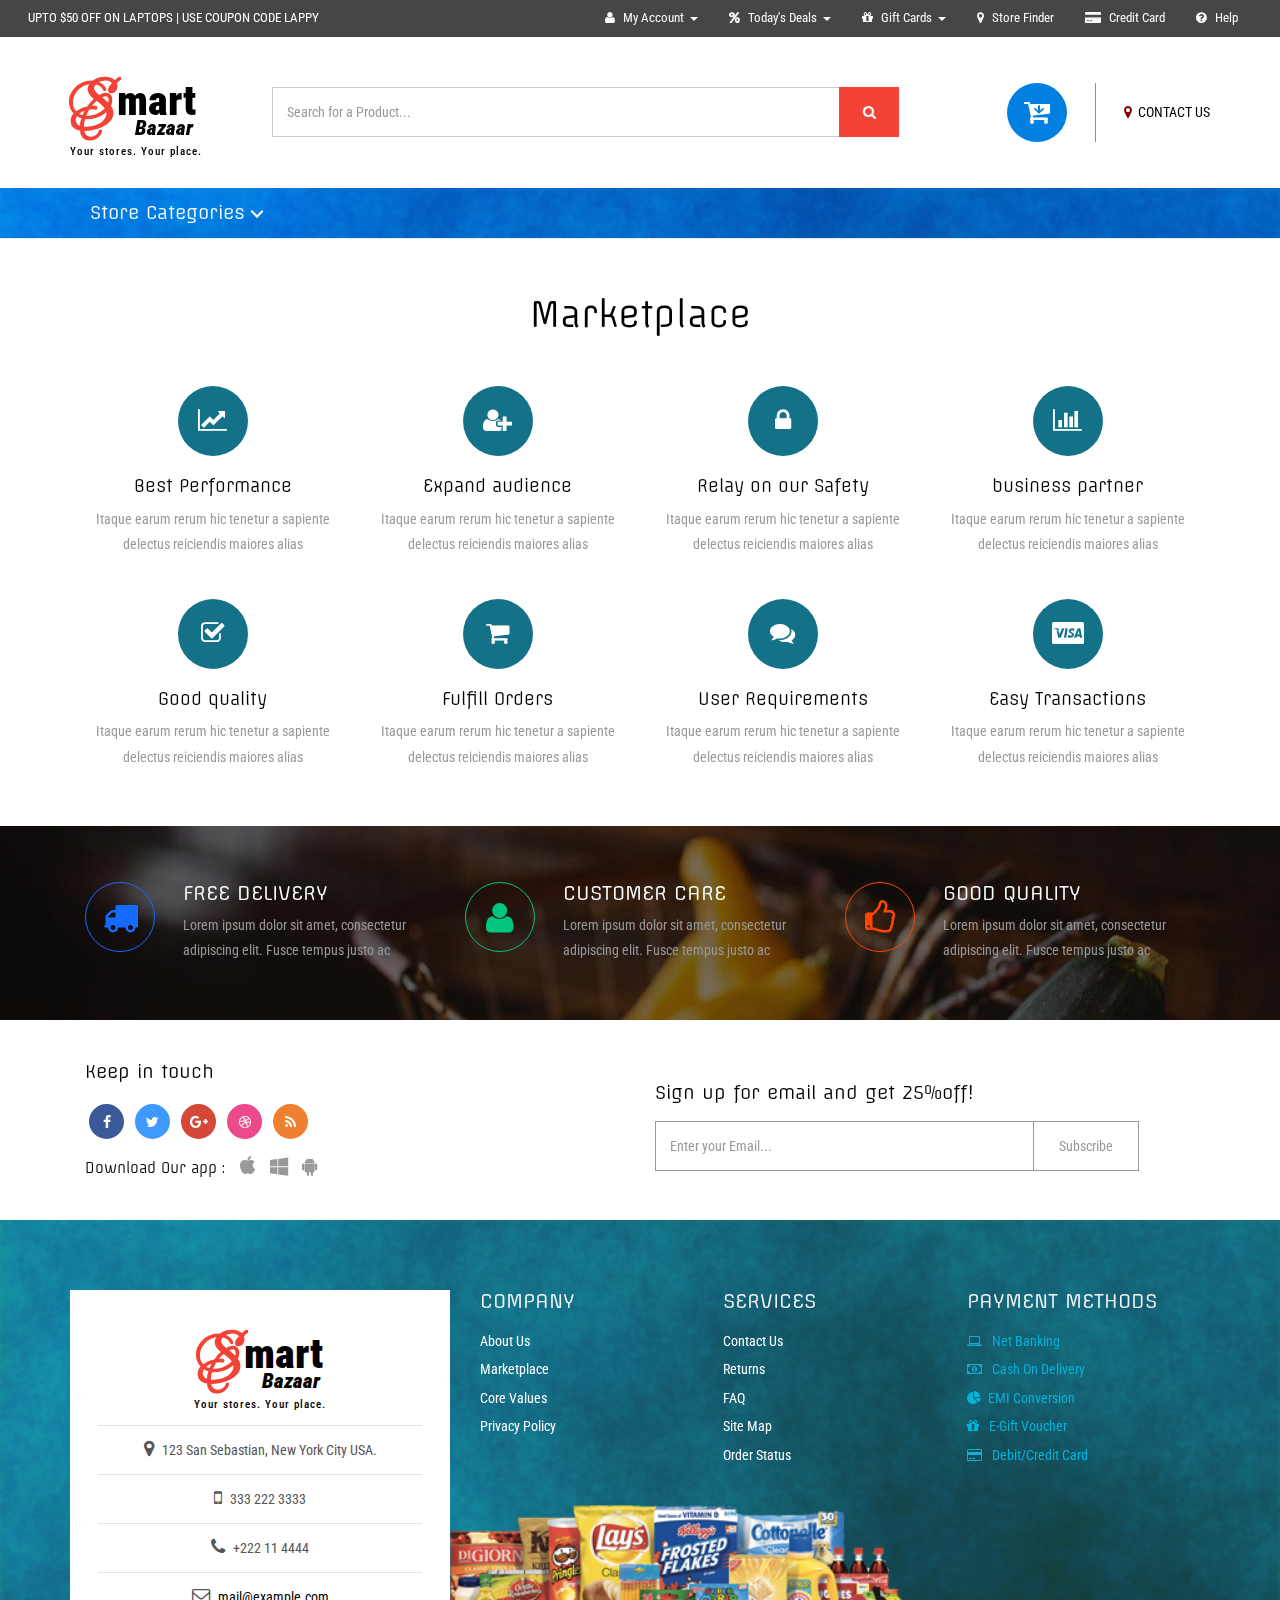
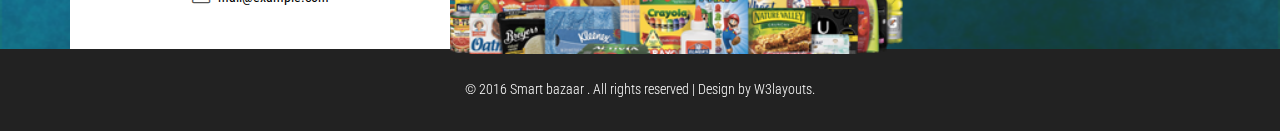
<file: main/marketplace.html>
<!--
Author: W3layouts
Author URL: http://w3layouts.com
License: Creative Commons Attribution 3.0 Unported
License URL: http://creativecommons.org/licenses/by/3.0/
-->
<!DOCTYPE html>
<html lang="en">
<head>
<title>Smart Bazaar an E-commerce Online Shopping Category Flat Bootstrap Responsive Website Template | Marketplace :: w3layouts</title>
<meta name="viewport" content="width=device-width, initial-scale=1">
<meta http-equiv="Content-Type" content="text/html; charset=utf-8" />
<meta name="keywords" content="Smart Bazaar Responsive web template, Bootstrap Web Templates, Flat Web Templates, Android Compatible web template, 
SmartPhone Compatible web template, free WebDesigns for Nokia, Samsung, LG, SonyEricsson, Motorola web design" />
<script type="application/x-javascript"> addEventListener("load", function() { setTimeout(hideURLbar, 0); }, false);
		function hideURLbar(){ window.scrollTo(0,1); } </script>
<!-- Custom Theme files -->
<link href="css/bootstrap.css" rel="stylesheet" type="text/css" media="all" />
<link href="css/style.css" rel="stylesheet" type="text/css" media="all" /> 
<link href="css/animate.min.css" rel="stylesheet" type="text/css" media="all" /><!-- animation -->
<link href="css/menu.css" rel="stylesheet" type="text/css" media="all" /> <!-- menu style -->  
<!-- //Custom Theme files -->
<!-- font-awesome icons -->
<link href="css/font-awesome.css" rel="stylesheet"> 
<!-- //font-awesome icons -->
<!-- js -->
<script src="js/jquery-2.2.3.min.js"></script> 
<script src="js/jquery-scrolltofixed-min.js" type="text/javascript"></script><!-- fixed nav js -->
<script>
    $(document).ready(function() {

        // Dock the header to the top of the window when scrolled past the banner. This is the default behaviour.

        $('.header-two').scrollToFixed();  
        // previous summary up the page.

        var summaries = $('.summary');
        summaries.each(function(i) {
            var summary = $(summaries[i]);
            var next = summaries[i + 1];

            summary.scrollToFixed({
                marginTop: $('.header-two').outerHeight(true) + 10, 
                zIndex: 999
            });
        });
    });
</script>
<!-- //js --> 
<!-- web-fonts -->
<link href='//fonts.googleapis.com/css?family=Roboto+Condensed:400,300,300italic,400italic,700,700italic' rel='stylesheet' type='text/css'>
<link href='//fonts.googleapis.com/css?family=Lovers+Quarrel' rel='stylesheet' type='text/css'>
<link href='//fonts.googleapis.com/css?family=Offside' rel='stylesheet' type='text/css'> 
<!-- web-fonts -->  
<!-- start-smooth-scrolling -->
<script type="text/javascript" src="js/move-top.js"></script>
<script type="text/javascript" src="js/easing.js"></script>	
<script type="text/javascript">
		jQuery(document).ready(function($) {
			$(".scroll").click(function(event){		
				event.preventDefault();
				$('html,body').animate({scrollTop:$(this.hash).offset().top},1000);
			});
		});
</script>
<!-- //end-smooth-scrolling -->
<!-- smooth-scrolling-of-move-up -->
	<script type="text/javascript">
		$(document).ready(function() {
		
			var defaults = {
				containerID: 'toTop', // fading element id
				containerHoverID: 'toTopHover', // fading element hover id
				scrollSpeed: 1200,
				easingType: 'linear' 
			};
			
			$().UItoTop({ easingType: 'easeOutQuart' });
			
		});
	</script>
	<!-- //smooth-scrolling-of-move-up -->
</head>
<body>
	<!-- header -->
	<div class="header">
		<div class="w3ls-header"><!--header-one--> 
			<div class="w3ls-header-left">
				<p><a href="#">UPTO $50 OFF ON LAPTOPS | USE COUPON CODE LAPPY </a></p>
			</div>
			<div class="w3ls-header-right">
				<ul>
					<li class="dropdown head-dpdn">
						<a href="#" class="dropdown-toggle" data-toggle="dropdown"><i class="fa fa-user" aria-hidden="true"></i> My Account<span class="caret"></span></a>
						<ul class="dropdown-menu">
							<li><a href="login.html">Login </a></li> 
							<li><a href="signup.html">Sign Up</a></li> 
							<li><a href="login.html">My Orders</a></li>  
							<li><a href="login.html">Wallet</a></li> 
						</ul> 
					</li> 
					<li class="dropdown head-dpdn">
						<a href="#" class="dropdown-toggle" data-toggle="dropdown"><i class="fa fa-percent" aria-hidden="true"></i> Today's Deals<span class="caret"></span></a>
						<ul class="dropdown-menu">
							<li><a href="offers.html">Cash Back Offers</a></li> 
							<li><a href="offers.html">Product Discounts</a></li>
							<li><a href="offers.html">Special Offers</a></li> 
						</ul> 
					</li> 
					<li class="dropdown head-dpdn">
						<a href="#" class="dropdown-toggle" data-toggle="dropdown"><i class="fa fa-gift" aria-hidden="true"></i> Gift Cards<span class="caret"></span></a>
						<ul class="dropdown-menu">
							<li><a href="offers.html">Product Gift card</a></li> 
							<li><a href="offers.html">Occasions Register</a></li>
							<li><a href="offers.html">View Balance</a></li> 
						</ul> 
					</li> 
					<li class="dropdown head-dpdn">
						<a href="contact.html" class="dropdown-toggle"><i class="fa fa-map-marker" aria-hidden="true"></i> Store Finder</a>
					</li> 
					<li class="dropdown head-dpdn">
						<a href="card.html" class="dropdown-toggle"><i class="fa fa-credit-card-alt" aria-hidden="true"></i> Credit Card</a>
					</li> 
					<li class="dropdown head-dpdn">
						<a href="help.html" class="dropdown-toggle"><i class="fa fa-question-circle" aria-hidden="true"></i> Help</a>
					</li>
				</ul>
			</div>
			<div class="clearfix"> </div> 
		</div>
		<div class="header-two"><!-- header-two -->
			<div class="container">
				<div class="header-logo">
					<h1><a href="index.html"><span>S</span>mart <i>Bazaar</i></a></h1>
					<h6>Your stores. Your place.</h6> 
				</div>	
				<div class="header-search">
					<form action="#" method="post">
						<input type="search" name="Search" placeholder="Search for a Product..." required="">
						<button type="submit" class="btn btn-default" aria-label="Left Align">
							<i class="fa fa-search" aria-hidden="true"> </i>
						</button>
					</form>
				</div>
				<div class="header-cart"> 
					<div class="my-account">
						<a href="contact.html"><i class="fa fa-map-marker" aria-hidden="true"></i> CONTACT US</a>						
					</div>
					<div class="cart"> 
						<form action="#" method="post" class="last"> 
							<input type="hidden" name="cmd" value="_cart" />
							<input type="hidden" name="display" value="1" />
							<button class="w3view-cart" type="submit" name="submit" value=""><i class="fa fa-cart-arrow-down" aria-hidden="true"></i></button>
						</form>  
					</div>
					<div class="clearfix"> </div> 
				</div> 
				<div class="clearfix"> </div>
			</div>		
		</div><!-- //header-two -->
		<div class="header-three"><!-- header-three -->
			<div class="container">
				<div class="menu">
					<div class="cd-dropdown-wrapper">
						<a class="cd-dropdown-trigger" href="#0">Store Categories</a>
						<nav class="cd-dropdown"> 
							<a href="#0" class="cd-close">Close</a>
							<ul class="cd-dropdown-content"> 
								<li><a href="offers.html">Today's Offers</a></li>
								<li class="has-children">
									<a href="#">Electronics</a> 
									<ul class="cd-secondary-dropdown is-hidden">
										<li class="go-back"><a href="#">Menu</a></li>
										<li class="see-all"><a href="products.html">All Electronics</a></li>
										<li class="has-children">
											<a href="#">MOBILE PHONES</a>  
											<ul class="is-hidden"> 
												<li class="go-back"><a href="#">All Electronics</a></li> 
												<li class="has-children">
													<a href="#0">SmartPhones</a> 
													<ul class="is-hidden"> 
														<li class="go-back"><a href="#"> </a></li>
														<li><a href="products.html">Android</a></li>
														<li><a href="products.html">Windows</a></li>
														<li><a href="products.html">Black berry</a></li>
													</ul>
												</li>
												<li> <a href="products.html">IPhones</a> </li>
												<li><a href="products.html">Tablets</a></li>
												<li><a href="products.html">IPad</a></li>
												<li><a href="products.html">Feature Phones</a></li> 
											</ul>
										</li> 
										<li class="has-children">
											<a href="#">LARGE APPLIANCES</a> 
											<ul class="is-hidden"> 
												<li class="go-back"><a href="#">All Electronics </a></li>
												<li><a href="products.html">Refrigerators</a></li> 
												<li><a href="products.html">Washing Machine</a></li>
												<li><a href="products.html">Office Technology</a></li>
												<li><a href="products.html">Air conditioner</a></li>
												<li><a href="products.html">Home Automation</a></li>
											</ul>
										</li> 
										<li class="has-children">
											<a href="#">ENTERTAINMENT</a> 
											<ul class="is-hidden"> 
												<li class="go-back"><a href="#">All Electronics</a></li>
												<li><a href="products.html">Tv & Accessories</a></li>
												<li><a href="products.html">Digital Camera</a></li>
												<li><a href="products.html">Gaming</a></li>
												<li><a href="products.html">Home Audio & Theater</a></li>
												<li class="has-children">
													<a href="#">Computer</a>
													<ul class="is-hidden">
														<li class="go-back"><a href="#"> </a></li> 
														<li><a href="products.html">Laptop </a></li>
														<li><a href="products.html">Gaming PC</a></li>
														<li><a href="products.html">Monitors</a></li>
														<li><a href="products.html">Networking</a></li>
														<li><a href="products.html">Printers & Supplies</a></li>
														<li><a href="products.html">Accessories</a></li>
													</ul>
												</li> 
											</ul>
										</li> 
										<li class="has-children">
											<a href="#">HOME APPLIANCES</a> 
											<ul class="is-hidden">
												<li class="go-back"><a href="#0">All Electronics </a></li>
												<li class="has-children"><a href="#">Kitchen appliances</a>
													<ul class="is-hidden">
														<li class="go-back"><a href="#0"> </a></li>
														<li><a href="products.html">Rice Cookers</a></li>
														<li><a href="products.html">Mixer Juicer</a></li>
														<li><a href="products.html">Grinder</a></li>
														<li><a href="products.html">Blenders & Choppers</a></li>
														<li><a href="products.html">Microwave Oven</a></li>
														<li><a href="products.html">Food Processors</a></li>
													</ul>
												</li>
												<li><a href="products.html">Purifiers</a></li>
												<li><a href="products.html">Geysers</a></li>
												<li><a href="products.html">Gas Stove</a></li>
												<li><a href="products.html">Vacuum Cleaner</a></li>
												<li><a href="products.html">Sewing Machine</a></li> 
												<li><a href="products.html">Heaters & Fans</a></li>
											</ul>
										</li>
										<li class="has-children">
											<a href="#">SMALL DEVICES</a> 
											<ul class="is-hidden"> 
												<li class="go-back"><a href="#0">All Electronics </a></li>
												<li><a href="products.html">Wifi Dongle</a></li>
												<li><a href="products.html">Router & Modem</a></li>
												<li class="has-children"><a href="#">Storage Devices</a>
													<ul class="is-hidden">
														<li class="go-back"><a href="#0"> </a></li>
														<li><a href="products.html">Cloud Storage</a></li>
														<li><a href="products.html">Hard Disk</a></li>
														<li><a href="products.html">SSD</a></li>
														<li><a href="products.html">Pen Drive</a></li>
														<li><a href="products.html">Memory card</a></li> 
														<li><a href="products.html">Security Devices</a></li> 
													</ul>
												</li> 
												<li><a href="products.html">Office Supplies</a></li>
												<li><a href="products.html">Cut the Cable</a></li>
												<li><a href="products.html">Auto Electronics</a></li>  
											</ul>
										</li>
										<li class="has-children">
											<a href="#">PERSONAL CARE</a> 
											<ul class="is-hidden"> 
												<li class="go-back"><a href="#0">All Electronics </a></li>
												<li><a href="products.html">Epilator</a></li> 
												<li><a href="products.html">Hair Styler</a></li>
												<li><a href="products.html">Trimmer & Shaver</a></li>
												<li><a href="products.html">Health Care</a></li> 
												<li><a href="products.html">cables</a></li>
											</ul>
										</li>
									</ul> <!-- .cd-secondary-dropdown --> 
								</li> <!-- .has-children -->
								<li class="has-children">
									<a href="#">Fashion Store</a> 
									<ul class="cd-secondary-dropdown is-hidden">
										<li class="go-back"><a href="#">Menu</a></li>
										<li class="see-all"><a href="products1.html">All Fashion Stores</a></li>
										<li class="has-children">
											<a href="#">GIRLS' CLOTHING</a> 
											<ul class="is-hidden">  
												<li class="go-back"><a href="#">All Fashion Stores</a></li>
												<li><a href="products1.html">Ethnic wear </a></li>
												<li><a href="products1.html">Maternity wear</a></li>
												<li><a href="products1.html">inner & nightwear </a></li>
												<li><a href="products1.html">casual wear </a></li>
												<li><a href="products1.html">formal wear</a></li>
												<li><a href="products1.html">Sports wear</a></li>
											</ul>
										</li> 
										<li class="has-children">
											<a href="#">BOYS' CLOTHING</a> 
											<ul class="is-hidden">  
												<li class="go-back"><a href="#">All Fashion Stores</a></li>
												<li><a href="products1.html">Jeans</a></li>  
												<li><a href="products1.html">Casual wear</a></li> 
												<li><a href="products1.html">Shorts</a></li> 
												<li><a href="products1.html">T-Shirts & Polos</a></li> 
												<li><a href="products1.html">Trousers & Chinos</a></li> 
											</ul>
										</li> 
										<li class="has-children">
											<a href="#">JACKETS</a> 
											<ul class="is-hidden">
												<li class="go-back"><a href="#">All Fashion Stores</a></li>
												<li><a href="products1.html">Blazers</a></li>
												<li><a href="products1.html">Bomber jackets</a></li>
												<li><a href="products1.html">Denim Jackets</a></li>
												<li><a href="products1.html">Duffle Coats</a></li>
												<li><a href="products1.html">Leather Jackets</a></li>
												<li><a href="products1.html">Parkas</a></li>
											</ul>
										</li> 
										<li class="has-children">
											<a href="#">ACCESSORIES </a> 
											<ul class="is-hidden"> 
												<li class="go-back"><a href="#">All Fashion Stores</a></li>
												<li><a href="products1.html">Watches </a></li>
												<li><a href="products1.html">Eyewear </a></li>
												<li><a href="products1.html">Jewellery </a></li>
												<li class="has-children">
													<a href="#">Footwear </a>  
													<ul class="is-hidden">
														<li class="go-back"><a href="#"> </a></li>
														<li><a href="products1.html">Ethnic</a></li>  
														<li><a href="products1.html">Casual wear</a></li>
														<li><a href="products1.html">Sports Shoes</a></li>
														<li><a href="products1.html">Boots</a></li>
													</ul> 
												</li> 
												<li><a href="products1.html">Stoles & Scarves</a></li>
												<li><a href="products1.html">Handbags</a></li>
											</ul>
										</li>
										<li class="has-children">
											<a href="#">BEAUTY</a> 
											<ul class="is-hidden">
												<li class="go-back"><a href="#">All Fashion Stores</a></li>
												<li><a href="products1.html">Perfumes & Deos</a></li>
												<li><a href="products1.html">Lipsticks & Nail Polish</a></li>
												<li><a href="products1.html">Beauty Gift Hampers</a></li> 
												<li><a href="products1.html">Personal Grooming</a></li>
												<li><a href="products1.html">Travel bags</a></li>
											</ul>
										</li>
										<li class="has-children">
											<a href="products1.html">PERSONAL CARE</a> 
											<ul class="is-hidden"> 
												<li class="go-back"><a href="#">All Fashion Stores</a></li>
												<li><a href="products1.html">Face Care</a></li>
												<li><a href="products1.html">Nail Care</a></li>
												<li><a href="products1.html">Hair Care</a></li>
												<li><a href="products1.html">Body Care</a></li>
												<li><a href="products1.html">Bath & Spa</a></li>   
											</ul>
										</li>
									</ul> <!-- .cd-secondary-dropdown --> 
								</li> <!-- .has-children -->
								<li class="has-children">
									<a href="products2.html">Kids Fashion & Toys</a> 
									<ul class="cd-secondary-dropdown is-hidden"> 
										<li class="go-back"><a href="#">Menu</a></li>
										<li class="see-all"><a href="products2.html">All Kids Fashions</a></li>
										<li class="has-children">
											<a href="products2.html">KIDS CLOTHING</a> 
											<ul class="is-hidden"> 
												<li class="go-back"><a href="#">All Kids Fashions</a></li>
												<li><a href="products2.html">Ethnic wear </a></li> 
												<li><a href="products2.html">inner & Sleepwear </a></li>
												<li><a href="products2.html">Dresses & Frocks </a></li>
												<li><a href="products2.html">Winter wear</a></li>
												<li><a href="products2.html">Diaper & Accessories</a></li>
											</ul>
										</li> 
										<li class="has-children"><a href="#">KIDS FASHION</a>
											<ul class="is-hidden">  
												<li class="go-back"><a href="#">All Kids Fashions</a></li>
												<li><a href="products2.html">Footwear</a></li> 
												<li><a href="products2.html">Sunglasses </a></li>
												<li><a href="products2.html">School & Stationery</a></li>
												<li><a href="products2.html">Jewellery</a></li>
												<li><a href="products2.html">Hair bands & Clips</a></li>
											</ul>
										</li>
										<li class="has-children"><a href="#">Baby Care</a>
											<ul class="is-hidden"> 
												<li class="go-back"><a href="#">All Kids Fashions</a></li>
												<li><a href="products2.html">Lotions, Oil & Powder </a></li> 
												<li><a href="products2.html">Soaps, Shampoo </a></li>
												<li><a href="products2.html">Bath Towels</a></li> 
												<li class="has-children">
													<a href="#">Feeding</a> 
													<ul class="is-hidden">
														<li class="go-back"><a href="#"> </a></li> 
														<li><a href="products2.html">Baby Food </a></li>
														<li><a href="products2.html">Bottle Feeding </a></li>
														<li><a href="products2.html">Breast Feeding</a></li>  
													</ul>
												</li>  
												<li><a href="products2.html">Toddlers' Rooms</a></li> 	
											</ul><!-- .cd-secondary-dropdown --> 
										</li> <!-- .has-children -->								
										<li class="has-children"><a href="#">TOYS & GAMES </a>
											<ul class="is-hidden"> 
												<li class="go-back"><a href="#">All Kids Fashions</a></li>
												<li><a href="products2.html">Art & Crafts</a></li> 
												<li><a href="products2.html">Educational Toys </a></li>
												<li><a href="products2.html">Baby Toys</a></li> 
												<li><a href="products2.html">Outdoor Play </a></li> 
												<li><a href="products2.html">Musical Instruments</a></li>
											</ul>
										</li>
										<li> 
											<ul class="is-hidden">
												<li class="go-back"><a href="#">All Kids Fashions</a></li>
												<li><a href="products2.html">Toy Tips & Trends</a></li> 
												<li><a href="products2.html">Preschool Toys</a></li>
												<li><a href="products2.html">Musical Instruments</a></li> 
												<li><a href="products2.html">Bikes & Ride-Ons</a></li>
												<li><a href="products2.html">Video Games</a></li>
												<li><a href="products2.html">PC & Digital Gaming</a></li>
											</ul>	
										</li> 
									</ul><!-- .cd-secondary-dropdown --> 
								</li> <!-- .has-children --> 
								<li class="has-children">
									<a href="#">Home, Furniture & Patio</a> 
									<ul class="cd-secondary-dropdown is-hidden">
										<li class="go-back"><a href="#">Menu</a></li>
										<li class="see-all"><a href="products3.html">All Products</a></li>
										<li class="has-children">
											<a href="#">Kitchen Uses</a> 
											<ul class="is-hidden">  
												<li class="go-back"><a href="#"></a></li>
												<li><a href="products3.html">Dinner Sets </a></li> 
												<li><a href="products3.html">Cookware & Bakeware </a></li>
												<li><a href="products3.html">Containers & Jars </a></li>
												<li><a href="products3.html">Kitchen Tools </a></li>
												<li><a href="products3.html">Food Storage</a></li>
												<li><a href="products3.html">Casseroles</a></li>
											</ul>
										</li> 
										<li class="has-children">
											<a href="#">Furniture </a> 
											<ul class="is-hidden"> 
												<li class="go-back"><a href="#"></a></li>
												<li><a href="products3.html">Bedroom </a></li> 
												<li><a href="products3.html">Dining Room </a></li>
												<li><a href="products3.html">Kids' Furniture </a></li>
												<li><a href="products3.html">Living Room</a></li>
												<li><a href="products3.html">Office</a></li>
												<li><a href="products3.html">Mattresses</a></li>
											</ul>
										</li> 
										<li class="has-children">
											<a href="#">Home Decor </a> 
											<ul class="is-hidden">
												<li class="go-back"><a href="#"></a></li>
												<li><a href="products3.html">Lighting</a></li> 
												<li><a href="products3.html">Painting</a></li>
												<li><a href="products3.html">Curtains & Blinds</a></li>
												<li><a href="products3.html">Patio Furniture</a></li>
												<li><a href="products3.html">Wardrobes & Cabinets</a></li>
												<li><a href="products3.html">Mattresses</a></li>
											</ul>
										</li>  
										<li class="has-children">
											<a href="#">Gardening & Lawn </a> 
											<ul class="is-hidden">
												<li class="go-back"><a href="#"> </a></li>  
												<li><a href="products3.html">Gardening </a></li> 
												<li><a href="products3.html">Landscaping </a></li>
												<li><a href="products3.html">Sheds</a></li>
												<li><a href="products3.html">Outdoor Storage  </a></li>
												<li><a href="products3.html">Garden & Ideas </a></li>
												<li><a href="products3.html">Patio Tips</a></li>
											</ul>
										</li> 
										<li class="has-children">
											<a href="#">Garage Storage</a> 
											<ul class="is-hidden"> 
												<li class="go-back"><a href="#"></a></li>
												<li><a href="products3.html">Baskets & Bins </a></li> 
												<li><a href="products3.html">Garage Door Openers</a></li>
												<li><a href="products3.html">Free Standing Shelves </a></li>
												<li><a href="products3.html">Floor cleaning</a></li>
												<li><a href="products3.html">Tool Kits</a></li>
											</ul>
										</li>  
									</ul><!-- .cd-secondary-dropdown --> 
								</li> <!-- .has-children -->  
								<li class="has-children">
									<a href="#">Sports, Fitness & Outdoor</a>
									<ul class="cd-secondary-dropdown is-hidden">
										<li class="go-back"><a href="#">Menu</a></li>
										<li class="see-all"><a href="products4.html">All Products</a></li>
										<li class="has-children">
											<a href="#">Single Sports </a> 
											<ul class="is-hidden">
												<li class="go-back"><a href="#"></a></li>
												<li><a href="products4.html">Bikes </a></li> 
												<li><a href="products4.html">Fishing  </a></li>
												<li><a href="products4.html">Cycling </a></li>
												<li><a href="products4.html">Musical Instruments</a></li>
												<li><a href="products4.html">Archery </a></li>
											</ul>
										</li> 
										<li class="has-children">
											<a href="#">Team Sports</a> 
											<ul class="is-hidden"> 
												<li class="go-back"><a href="#"></a></li>
												<li><a href="products4.html">Cricket </a></li> 
												<li><a href="products4.html">Badminton </a></li>
												<li><a href="products4.html">Swimming Gear </a></li>
												<li><a href="products4.html">Sports Apparel </a></li>
												<li><a href="products4.html">Indoor games</a></li>
											</ul>
										</li> 
										<li class="has-children">
											<a href="#">Fitness </a> 
											<ul class="is-hidden">
												<li class="go-back"><a href="#"></a></li>
												<li><a href="products4.html">Fitness Accessories </a></li> 
												<li><a href="products4.html">Exercise Machines </a></li>
												<li><a href="products4.html">Ellipticals </a></li>
												<li><a href="products4.html">Home Gyms</a></li> 
												<li><a href="products4.html">Exercise Bikes</a></li> 
											</ul>
										</li>
										<li class="has-children">
											<a href="#">Camping </a> 
											<ul class="is-hidden">
												<li class="go-back"><a href="#"></a></li>
												<li><a href="products4.html"> Airbeds</a></li> 
												<li><a href="products4.html">Tents </a></li>
												<li><a href="products4.html">Gazebo's & Shelters</a></li>
												<li><a href="products4.html">Coolers </a></li>
												<li><a href="products4.html">Canopies</a></li>
												<li><a href="products4.html">Sleeping Bags</a></li>
											</ul>
										</li> 
										<li class="has-children">
											<a href="#">Camping Tools</a> 
											<ul class="is-hidden">
												<li class="go-back"><a href="#"></a></li>
												<li><a href="products4.html">Shooting </a></li> 
												<li><a href="products4.html">Knives & Tools </a></li>
												<li><a href="products4.html">Optics & Binoculars </a></li>
												<li><a href="products4.html">Lights & Lanterns </a></li>
												<li><a href="products4.html">Hunting Clothing </a></li>
											</ul>
										</li> 
										<li class="has-children">
											<a href="#">Other</a> 
											<ul class="is-hidden">
												<li class="go-back"><a href="#"></a></li>
												<li><a href="products4.html">Riding Gears & More </a></li> 
												<li><a href="products4.html">Body Massagers </a></li>
												<li><a href="products4.html">Health Monitors </a></li>
												<li><a href="products4.html">Health Drinks </a></li> 
											</ul>
										</li> 	
									</ul><!-- .cd-secondary-dropdown --> 
								</li> <!-- .has-children -->  
								<li class="has-children">
									<a href="#">Grocery store</a>
									<ul class="cd-secondary-dropdown is-hidden">
										<li class="go-back"><a href="#">Menu</a></li>
										<li class="see-all"><a href="products5.html">All Products</a></li>
										<li class="has-children">
											<a href="#">Veggies & Fruits </a> 
											<ul class="is-hidden">
												<li class="go-back"><a href="#"></a></li>
												<li><a href="products5.html">Vegetables </a></li> 
												<li><a href="products5.html">Fruits </a></li>
												<li><a href="products5.html">Dry Fruits</a></li> 
												<li><a href="products5.html">Snacks & Cookies </a></li>
												<li><a href="products5.html">Breakfast & Cereal</a></li> 
											</ul> 
										</li> 
										<li class="has-children">
											<a href="#">Packet Food</a> 
											<ul class="is-hidden">
												<li class="go-back"><a href="#"></a></li>
												<li><a href="products5.html">Beverages </a></li> 
												<li><a href="products5.html">Baking </a></li>
												<li><a href="products5.html">Emergency Food </a></li>
												<li><a href="products5.html">Candy & Gum </a></li>
												<li><a href="products5.html">Meals & Pasta </a></li>
											</ul>
										</li> 
										<li class="has-children">
											<a href="#">Shop All Pets </a> 
											<ul class="is-hidden">
												<li class="go-back"><a href="#"></a></li>
												<li><a href="products5.html">Dogs </a></li>  
												<li><a href="products5.html">Fish </a></li>												
												<li><a href="products5.html">Cats</a></li>
												<li><a href="products5.html">Birds </a></li>
												<li><a href="products5.html">Pet Food </a></li>
											</ul>
										</li>
										<li class="has-children">
											<a href="#">Household Essentials </a> 
											<ul class="is-hidden"> 
												<li class="go-back"><a href="#"></a></li>
												<li><a href="products5.html">Laundry Room </a></li> 
												<li><a href="products5.html">Paper & Plastic</a></li>
												<li><a href="products5.html">Pest Control </a></li>
												<li><a href="products5.html">Batteries </a></li> 
											</ul>
										</li> 
										<li class="has-children">
											<a href="#">Food Shops </a> 
											<ul class="is-hidden">
												<li class="go-back"><a href="#"></a></li>
												<li><a href="products5.html">Fresh Food</a></li> 
												<li><a href="products5.html">Food Gifts </a></li>
												<li><a href="products5.html">Frozen Food </a></li>
												<li><a href="products5.html">Organic </a></li>
												<li><a href="products5.html">Gluten Free </a></li>
											</ul>
										</li> 
										<li class="has-children">
											<a href="#">Tips </a> 
											<ul class="is-hidden">
												<li class="go-back"><a href="#"></a></li>
												<li><a href="products5.html">Pets Growth</a></li> 
												<li><a href="products5.html">Recipes </a></li>
												<li><a href="products5.html">Snacks</a></li>
												<li><a href="products5.html">Nutrition</a></li> 
											</ul>
										</li> 
									</ul><!-- .cd-secondary-dropdown --> 
								</li> <!-- .has-children -->  
								<li class="has-children">
									<a href="#">Photo, Gifts & Office Supplies</a>
									<ul class="cd-secondary-dropdown is-hidden">
										<li class="go-back"><a href="#">Menu</a></li>
										<li class="see-all"><a href="products6.html">All Products</a></li>
										<li class="has-children">
											<a href="#">Trending Now </a> 
											<ul class="is-hidden">
												<li class="go-back"><a href="#"></a></li>
												<li><a href="products6.html">Best Priced</a></li> 
												<li><a href="products6.html">Chocolates </a></li>
												<li><a href="products6.html">Gift Cards </a></li>
												<li><a href="products6.html">Fashion & Accessories </a></li>
												<li><a href="products6.html">Decorative Plants </a></li>
											</ul>
										</li> 
										<li class="has-children">
											<a href="#">Photos </a> 
											<ul class="is-hidden">
												<li class="go-back"><a href="#"></a></li>
												<li><a href="products6.html">Shelf animation </a></li> 
												<li><a href="products6.html">3D-rendered </a></li>
												<li><a href="products6.html">gift builder </a></li>
												<li><a href="products6.html">Frames</a></li>
												<li><a href="products6.html">Wall Decor</a></li>
											</ul>
										</li> 
										<li class="has-children">
											<a href="#">Gifts </a> 
											<ul class="is-hidden">	
												<li class="go-back"><a href="#"></a></li>
												<li><a href="products6.html">Personalized Gifts </a></li> 
												<li><a href="products6.html">Flowers </a></li>
												<li><a href="products6.html">Cards & Toys</a></li>
												<li><a href="products6.html">Show pieces </a></li>
												<li><a href="products6.html">Photo Books</a></li>
											</ul>
										</li>
										<li class="has-children">
											<a href="#">Favourite Brands </a> 
											<ul class="is-hidden">
												<li class="go-back"><a href="#"></a></li>
												<li><a href="products6.html">Archies </a></li> 
												<li><a href="products6.html">Jewel Fuel </a></li>
												<li><a href="products6.html">Ferns N Petals </a></li>
												<li><a href="products6.html">Happily Unmarried</a></li>
												<li><a href="products6.html">Chumbak</a></li>
											</ul>
										</li> 
										<li class="has-children">
											<a href="#">Office</a> 
											<ul class="is-hidden"> 
												<li class="go-back"><a href="#"></a></li>
												<li><a href="products6.html">Calendars</a></li> 
												<li><a href="products6.html">Mousepads</a></li>
												<li><a href="products6.html">Phone Cases</a></li>
												<li><a href="products6.html">Tablet & Laptop Cases</a></li>
												<li><a href="products6.html">Mounted Photos</a></li>
											</ul>
										</li> 
										<li class="has-children">
											<a href="#">Combos </a> 
											<ul class="is-hidden">
												<li class="go-back"><a href="#"></a></li>
												<li><a href="products6.html">Chocolates </a></li> 
												<li><a href="products6.html">Dry Fruits</a></li>
												<li><a href="products6.html">Sweets</a></li>
												<li><a href="products6.html">Snacks</a></li>
												<li><a href="products6.html">Cakes</a></li>
											</ul>
										</li> 
									</ul><!-- .cd-secondary-dropdown --> 
								</li> 
								<li class="has-children">
									<a href="#">Health, Beauty & Pharmacy</a>
									<ul class="cd-secondary-dropdown is-hidden">
										<li class="go-back"><a href="#">Menu</a></li>
										<li class="see-all"><a href="products7.html">All Products</a></li>
										<li class="has-children">
											<a href="#">Health</a> 
											<ul class="is-hidden">
												<li class="go-back"><a href="#"></a></li>
												<li><a href="products7.html">Home Health Care </a></li> 
												<li><a href="products7.html">Sports Nutrition </a></li>
												<li><a href="products7.html">Vision </a></li>
												<li><a href="products7.html">Vitamins </a></li>
												<li><a href="products7.html">Diet & Nutrition </a></li>
											</ul>
										</li> 
										<li class="has-children">
											<a href="#">Health Tips</a> 
											<ul class="is-hidden">
												<li class="go-back"><a href="#"></a></li>
												<li><a href="products7.html">Diet</a></li> 
												<li><a href="products7.html">Exercise Tips  </a></li>
												<li><a href="products7.html">Vitamin Balance</a></li>
												<li><a href="products7.html">Health Insurance</a></li>
												<li><a href="products7.html">Funeral</a></li>
											</ul>
										</li> 
										<li class="has-children">
											<a href="#">Beauty </a> 
											<ul class="is-hidden">
												<li class="go-back"><a href="#"></a></li>
												<li><a href="products7.html">Massage & Spa </a></li> 
												<li><a href="products7.html">Face Wash</a></li>
												<li><a href="products7.html">Facial Cleanser</a></li>
												<li><a href="products7.html">Makeup </a></li>
												<li><a href="products7.html">Beauty Tips</a></li>
											</ul>
										</li>
										<li class="has-children">
											<a href="#">Pharmacy </a> 
											<ul class="is-hidden">
												<li class="go-back"><a href="#"></a></li>
												<li><a href="products7.html">Home Delivery </a></li> 
												<li><a href="products7.html">History & Reports </a></li>
												<li><a href="products7.html">Transfer Prescriptions </a></li>
												<li><a href="products7.html">Health CheckUp</a></li>
												<li><a href="products7.html">Mobile App</a></li>
											</ul>
										</li> 
										<li class="has-children">
											<a href="#">Pharmacy Center </a> 
											<ul class="is-hidden">
												<li class="go-back"><a href="#"></a></li>
												<li><a href="products7.html">Diabetes Shop </a></li> 
												<li><a href="products7.html">Medicine Cabinet </a></li>
												<li><a href="products7.html">Vitamin Selector</a></li>
												<li><a href="products7.html">Pharmacy Help</a></li> 
											</ul>
										</li>  
									</ul><!-- .cd-secondary-dropdown --> 
								</li>
								<li class="has-children">
									<a href="#">Automotive</a>
									<ul class="cd-secondary-dropdown is-hidden">
										<li class="go-back"><a href="#">Menu</a></li>
										<li class="see-all"><a href="products8.html">All Products</a></li>
										<li class="has-children">
											<a href="#">All Motors </a> 
											<ul class="is-hidden">
												<li class="go-back"><a href="#"></a></li>
												<li><a href="products8.html">Bikes </a></li> 
												<li><a href="products8.html">Yachts </a></li>
												<li><a href="products8.html">Scooters </a></li>
												<li><a href="products8.html">Autos</a></li>
												<li><a href="products8.html">Bus</a></li>
											</ul>
										</li> 
										<li class="has-children">
											<a href="#">Accessories </a> 
											<ul class="is-hidden">
												<li class="go-back"><a href="#"></a></li>
												<li><a href="products8.html">Vehicle Electronics</a></li> 
												<li><a href="products8.html">Stereos & Monitors</a></li>
												<li><a href="products8.html">Bluetooth Devices</a></li>
												<li><a href="products8.html">GPS Navigation</a></li>
												<li><a href="products8.html">Speakers & Tweeters</a></li>
											</ul>
										</li> 
										<li class="has-children">
											<a href="#">Safety & Security </a> 
											<ul class="is-hidden">
												<li class="go-back"><a href="#"></a></li>
												<li><a href="products8.html">Anti-Theft Devices </a></li> 
												<li><a href="products8.html">Helmets</a></li>
												<li><a href="products8.html">Sensors</a></li>
												<li><a href="products8.html">Auto Repair Tools </a></li>
												<li><a href="products8.html">Antifreeze & Coolants </a></li>
											</ul>
										</li>
										<li class="has-children">
											<a href="#">Car Interiors</a> 
											<ul class="is-hidden">
												<li class="go-back"><a href="#"></a></li>
												<li><a href="products8.html">Stereos </a></li> 
												<li><a href="products8.html">Floor Mats </a></li>
												<li><a href="products8.html">Seat Covers</a></li>
												<li><a href="products8.html">Chargers </a></li>
												<li><a href="products8.html">Audio Finder </a></li>
											</ul>
										</li>  
										<li class="has-children">
											<a href="#">Exterior Accessories </a> 
											<ul class="is-hidden"> 
												<li class="go-back"><a href="#"></a></li>
												<li><a href="products8.html">Wheel covers </a></li> 
												<li><a href="products8.html">Car Lighting </a></li>
												<li><a href="products8.html">Polish & Waxes</a></li>
												<li><a href="products8.html">Cargo Management</a></li>
												<li><a href="products8.html">Car Decoration </a></li>
											</ul>
										</li> 
										<li class="has-children">
											<a href="#">Car Care</a> 
											<ul class="is-hidden">
												<li class="go-back"><a href="#"></a></li>
												<li><a href="products8.html">Auto Tips & Advice </a></li> 
												<li><a href="products8.html">Car Washes & Cleaners </a></li>
												<li><a href="products8.html">Car Wax & Polish</a></li>
												<li><a href="products8.html">Cleaning Tools</a></li>
												<li><a href="products8.html">Detailing Kits </a></li>
											</ul>
										</li> 
									</ul><!-- .cd-secondary-dropdown --> 
								</li>
								<li class="has-children">
									<a href="#">Books, Music & Movies</a>
									<ul class="cd-secondary-dropdown is-hidden">
										<li class="go-back"><a href="#">Menu</a></li>
										<li class="see-all"><a href="products9.html">All Products</a></li>
										<li class="has-children">
											<a href="#">Books</a> 
											<ul class="is-hidden">
												<li class="go-back"><a href="#"></a></li>
												<li class="has-children"><a href="#">Exam books </a>
													<ul class="is-hidden">
														<li class="go-back"><a href="#"> </a></li>
														<li><a href="products9.html">CAT/MAT/XAT</a></li>
														<li><a href="products9.html">Civil Services</a></li>
														<li><a href="products9.html">AFCAT</a></li>
														<li><a href="products9.html">New Releases</a></li>
													</ul>												
												</li>
												<li><a href="products9.html">Academic Text </a></li>
												<li><a href="products9.html">Romance Books </a></li>
												<li><a href="products9.html">Journals </a></li>
												<li><a href="products9.html">Children's & Teen Books </a></li>
											</ul>
										</li> 
										<li class="has-children">
											<a href="#">Music</a> 
											<ul class="is-hidden">
												<li class="go-back"><a href="#"></a></li>
												<li><a href="products9.html">New Releases </a></li> 
												<li><a href="products9.html">Country Music </a></li>
												<li><a href="products9.html">Musical Instruments </a></li>
												<li><a href="products9.html">Collections</a></li>
												<li><a href="products9.html">Boxed Sets </a></li>
											</ul>
										</li> 
										<li class="has-children">
											<a href="#">Music Combo</a> 
											<ul class="is-hidden">
												<li class="go-back"><a href="#"></a></li>
												<li><a href="products9.html">Pop </a></li> 
												<li><a href="products9.html">Preorders </a></li>
												<li><a href="products9.html">Album Songs</a></li>
												<li><a href="products9.html">Top 50 CDs </a></li>
												<li><a href="products9.html">Music DVDs </a></li>
											</ul>
										</li>
										<li class="has-children">
											<a href="#">Movies</a> 
											<ul class="is-hidden"> 
												<li class="go-back"><a href="#"></a></li>
												<li><a href="products9.html">New Releases </a></li> 
												<li><a href="products9.html">Children & Family </a></li>
												<li><a href="products9.html">Action</a></li>
												<li><a href="products9.html">Classic Movies </a></li>
												<li><a href="products9.html">Bollywood Movies </a></li>
											</ul>
										</li> 
										<li class="has-children">
											<a href="#">Movies Combo</a> 
											<ul class="is-hidden">
												<li class="go-back"><a href="#"></a></li>
												<li><a href="products9.html">Hollywood Movies </a></li> 
												<li><a href="products9.html">Digital Movies </a></li>
												<li><a href="products9.html">Boxed Sets</a></li>
												<li><a href="products9.html">Animated</a></li>
												<li><a href="products9.html">Adventure</a></li>
											</ul>
										</li> 
										<li class="has-children">
											<a href="#">TV Shows</a> 
											<ul class="is-hidden">
												<li class="go-back"><a href="#"></a></li>
												<li><a href="products9.html">Serials</a></li> 
												<li><a href="products9.html">Best Programs</a></li>
												<li><a href="products9.html">Celebrations</a></li>
												<li><a href="products9.html">Top Shows</a></li> 
											</ul>
										</li> 
									</ul><!-- .cd-secondary-dropdown --> 
								</li>  
								<li><a href="sitemap.html">Full Site Directory </a></li>  
							</ul> <!-- .cd-dropdown-content -->
						</nav> <!-- .cd-dropdown -->
					</div> <!-- .cd-dropdown-wrapper -->	 
				</div>
				<div class="move-text">
					<div class="marquee"><a href="offers.html"> New collections are available here...... <span>Get extra 10% off on everything | no extra taxes </span> <span> Try shipping pass free for 15 days with unlimited</span></a></div>
					<script type="text/javascript" src="js/jquery.marquee.min.js"></script>
					<script>
					  $('.marquee').marquee({ pauseOnHover: true });
					  //@ sourceURL=pen.js
					</script>
				</div>
			</div>
		</div>
	</div>
	<!-- //header --> 	
	<!-- services-page -->
	<div class="w3l-services">
		<div class="container"> 
			<h3 class="w3ls-title w3ls-title1">Marketplace</h3>  
			<div class="services-row"> 
				<div class="col-md-3 services-grids">
					<i class="fa fa-line-chart" aria-hidden="true"></i>
					<h4>Best Performance</h4>
					<p>Itaque earum rerum hic tenetur a sapiente delectus reiciendis maiores alias</p>
				</div>
				<div class="col-md-3 services-grids">
					<i class="fa fa-user-plus" aria-hidden="true"></i>
					<h4>Expand audience</h4>
					<p>Itaque earum rerum hic tenetur a sapiente delectus reiciendis maiores alias</p>
				</div>
				<div class="col-md-3 services-grids">
					<i class="fa fa-lock" aria-hidden="true"></i>
					<h4>Relay on our Safety</h4>
					<p>Itaque earum rerum hic tenetur a sapiente delectus reiciendis maiores alias</p>
				</div>
				<div class="col-md-3 services-grids">
					<i class="fa fa-bar-chart" aria-hidden="true"></i>
					<h4>business partner</h4>
					<p>Itaque earum rerum hic tenetur a sapiente delectus reiciendis maiores alias</p>
				</div>
				<div class="col-md-3 services-grids services-grids-btm">
					<i class="fa fa-check-square-o" aria-hidden="true"></i>
					<h4>Good quality</h4>
					<p>Itaque earum rerum hic tenetur a sapiente delectus reiciendis maiores alias</p>
				</div>
				<div class="col-md-3 services-grids services-grids-btm">
					<i class="fa fa-shopping-cart" aria-hidden="true"></i>
					<h4>Fulfill Orders</h4>
					<p>Itaque earum rerum hic tenetur a sapiente delectus reiciendis maiores alias</p>
				</div>
				<div class="col-md-3 services-grids services-grids-btm">
					<i class="fa fa-comments" aria-hidden="true"></i>
					<h4>User Requirements</h4>
					<p>Itaque earum rerum hic tenetur a sapiente delectus reiciendis maiores alias</p>
				</div>
				<div class="col-md-3 services-grids services-grids-btm">
					<i class="fa fa-cc-visa" aria-hidden="true"></i>
					<h4>Easy Transactions</h4>
					<p>Itaque earum rerum hic tenetur a sapiente delectus reiciendis maiores alias</p>
				</div>
				<div class="clearfix"></div>
			</div>
		</div>
	</div>
	<!-- //services-page --> 
	<!-- footer-top -->
	<div class="w3agile-ftr-top">
		<div class="container">
			<div class="ftr-toprow">
				<div class="col-md-4 ftr-top-grids">
					<div class="ftr-top-left">
						<i class="fa fa-truck" aria-hidden="true"></i>
					</div> 
					<div class="ftr-top-right">
						<h4>FREE DELIVERY</h4>
						<p>Lorem ipsum dolor sit amet, consectetur adipiscing elit. Fusce tempus justo ac </p>
					</div> 
					<div class="clearfix"> </div>
				</div> 
				<div class="col-md-4 ftr-top-grids">
					<div class="ftr-top-left">
						<i class="fa fa-user" aria-hidden="true"></i>
					</div> 
					<div class="ftr-top-right">
						<h4>CUSTOMER CARE</h4>
						<p>Lorem ipsum dolor sit amet, consectetur adipiscing elit. Fusce tempus justo ac </p>
					</div> 
					<div class="clearfix"> </div>
				</div>
				<div class="col-md-4 ftr-top-grids">
					<div class="ftr-top-left">
						<i class="fa fa-thumbs-o-up" aria-hidden="true"></i>
					</div> 
					<div class="ftr-top-right">
						<h4>GOOD QUALITY</h4>
						<p>Lorem ipsum dolor sit amet, consectetur adipiscing elit. Fusce tempus justo ac </p>
					</div>
					<div class="clearfix"> </div>
				</div> 
				<div class="clearfix"> </div>
			</div>
		</div>
	</div>
	<!-- //footer-top -->  
	<!-- subscribe -->
	<div class="subscribe"> 
		<div class="container">
			<div class="col-md-6 social-icons w3-agile-icons">
				<h4>Keep in touch</h4>  
				<ul>
					<li><a href="#" class="fa fa-facebook icon facebook"> </a></li>
					<li><a href="#" class="fa fa-twitter icon twitter"> </a></li>
					<li><a href="#" class="fa fa-google-plus icon googleplus"> </a></li>
					<li><a href="#" class="fa fa-dribbble icon dribbble"> </a></li>
					<li><a href="#" class="fa fa-rss icon rss"> </a></li> 
				</ul>
				<ul class="apps"> 
					<li><h4>Download Our app : </h4> </li>
					<li><a href="#" class="fa fa-apple"></a></li>
					<li><a href="#" class="fa fa-windows"></a></li>
					<li><a href="#" class="fa fa-android"></a></li>
				</ul>
			</div> 
			<div class="col-md-6 subscribe-right">
				<h4>Sign up for email and get 25%off!</h4>  
				<form action="#" method="post"> 
					<input type="text" name="email" placeholder="Enter your Email..." required="">
					<input type="submit" value="Subscribe">
				</form>
				<div class="clearfix"> </div> 
			</div>
			<div class="clearfix"> </div>
		</div>
	</div>
	<!-- //subscribe --> 
	<!-- footer -->
	<div class="footer">
		<div class="container">
			<div class="footer-info w3-agileits-info">
				<div class="col-md-4 address-left agileinfo">
					<div class="footer-logo header-logo">
						<h2><a href="index.html"><span>S</span>mart <i>Bazaar</i></a></h2>
						<h6>Your stores. Your place.</h6>
					</div>
					<ul>
						<li><i class="fa fa-map-marker"></i> 123 San Sebastian, New York City USA.</li>
						<li><i class="fa fa-mobile"></i> 333 222 3333 </li>
						<li><i class="fa fa-phone"></i> +222 11 4444 </li>
						<li><i class="fa fa-envelope-o"></i> <a href="mailto:example@mail.com"> mail@example.com</a></li>
					</ul> 
				</div>
				<div class="col-md-8 address-right">
					<div class="col-md-4 footer-grids">
						<h3>Company</h3>
						<ul>
							<li><a href="about.html">About Us</a></li>
							<li><a href="marketplace.html">Marketplace</a></li>  
							<li><a href="values.html">Core Values</a></li>  
							<li><a href="privacy.html">Privacy Policy</a></li>
						</ul>
					</div>
					<div class="col-md-4 footer-grids">
						<h3>Services</h3>
						<ul>
							<li><a href="contact.html">Contact Us</a></li>
							<li><a href="login.html">Returns</a></li> 
							<li><a href="faq.html">FAQ</a></li>
							<li><a href="sitemap.html">Site Map</a></li>
							<li><a href="login.html">Order Status</a></li>
						</ul> 
					</div>
					<div class="col-md-4 footer-grids">
						<h3>Payment Methods</h3>
						<ul>
							<li><i class="fa fa-laptop" aria-hidden="true"></i> Net Banking</li>
							<li><i class="fa fa-money" aria-hidden="true"></i> Cash On Delivery</li>
							<li><i class="fa fa-pie-chart" aria-hidden="true"></i>EMI Conversion</li>
							<li><i class="fa fa-gift" aria-hidden="true"></i> E-Gift Voucher</li>
							<li><i class="fa fa-credit-card" aria-hidden="true"></i> Debit/Credit Card</li>
						</ul>  
					</div>
					<div class="clearfix"></div>
				</div>
				<div class="clearfix"></div>
			</div>
		</div>
	</div>
	<!-- //footer -->		
	<div class="copy-right"> 
		<div class="container">
			<p>© 2016 Smart bazaar . All rights reserved | Design by <a href="http://w3layouts.com"> W3layouts.</a></p>
		</div>
	</div> 
	<!-- cart-js -->
	<script src="js/minicart.js"></script>
	<script>
        w3ls.render();

        w3ls.cart.on('w3sb_checkout', function (evt) {
        	var items, len, i;

        	if (this.subtotal() > 0) {
        		items = this.items();

        		for (i = 0, len = items.length; i < len; i++) {
        			items[i].set('shipping', 0);
        			items[i].set('shipping2', 0);
        		}
        	}
        });
    </script>  
	<!-- //cart-js --> 	 
	<!-- menu js aim -->
	<script src="js/jquery.menu-aim.js"> </script>
	<script src="js/main.js"></script> <!-- Resource jQuery -->
	<!-- //menu js aim --> 
	<!-- Bootstrap core JavaScript
    ================================================== -->
    <!-- Placed at the end of the document so the pages load faster -->
    <script src="js/bootstrap.js"></script>
</body>
</html>
</file>
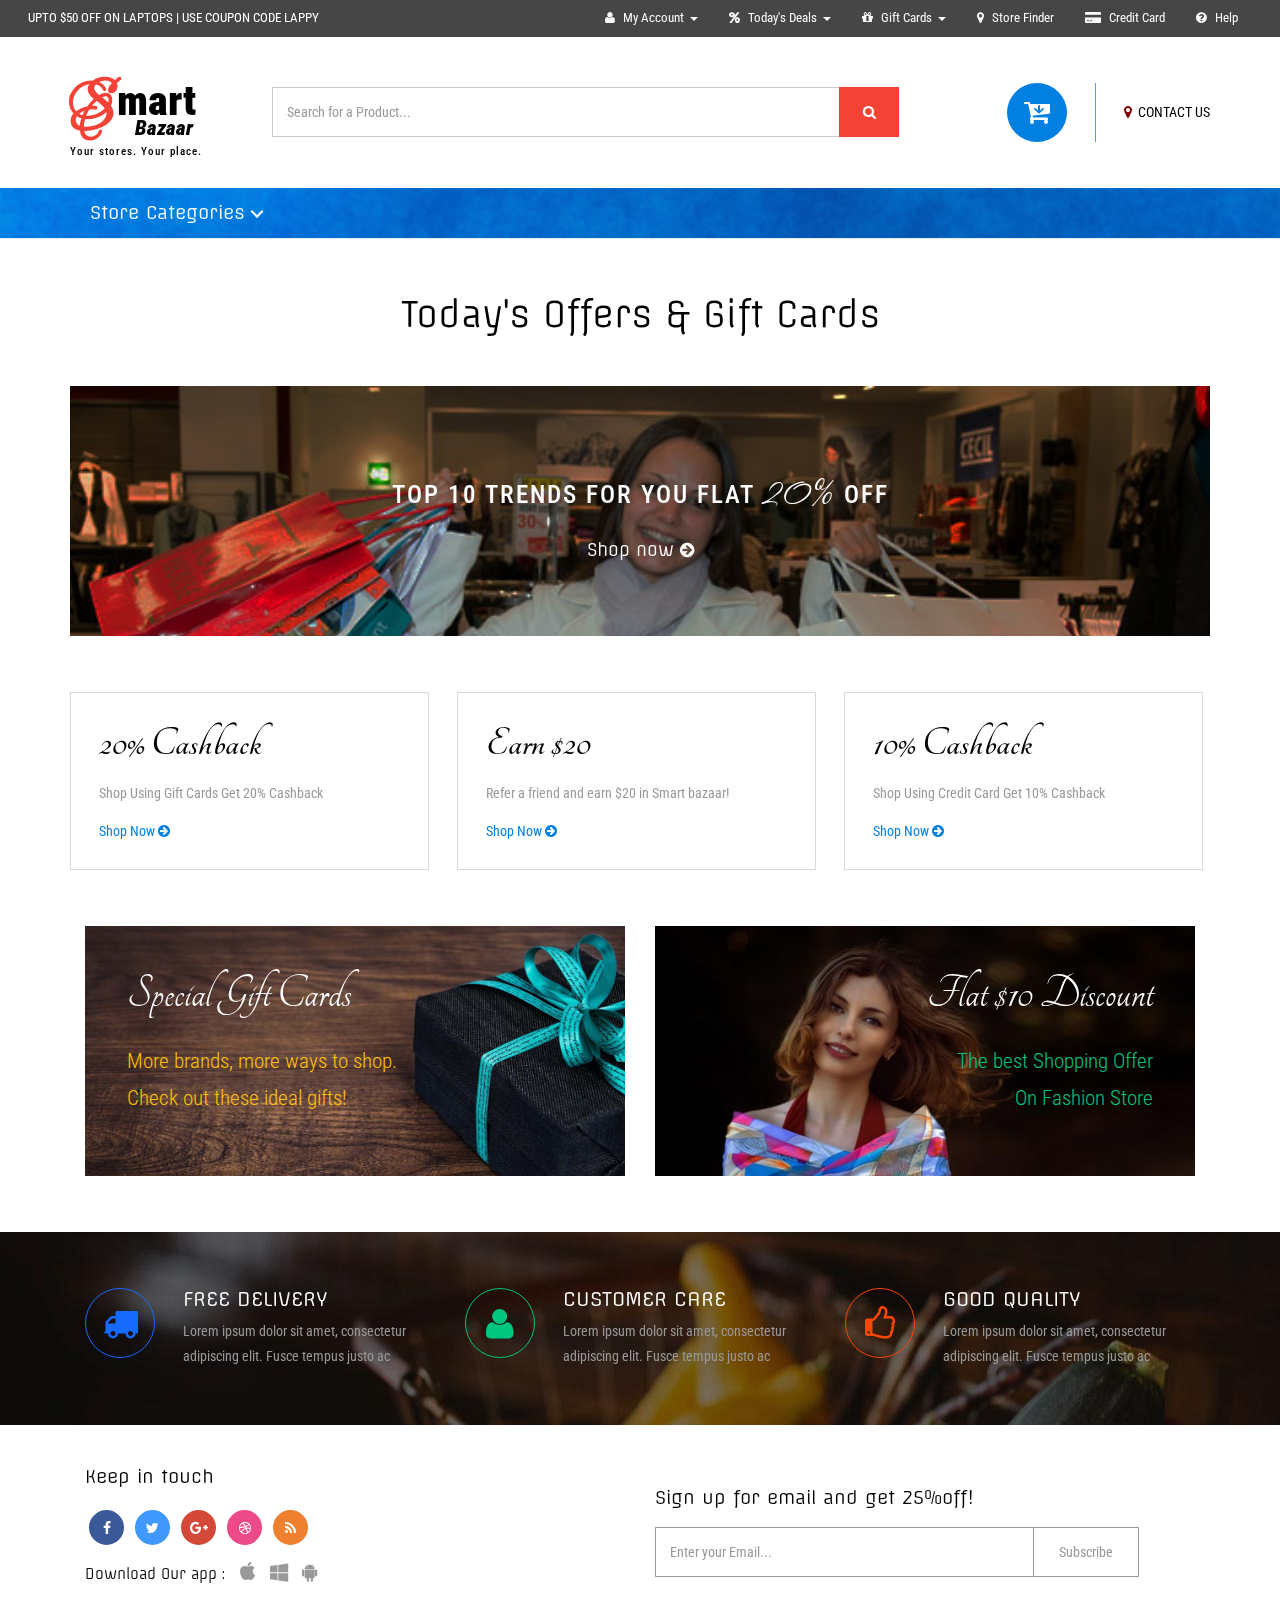
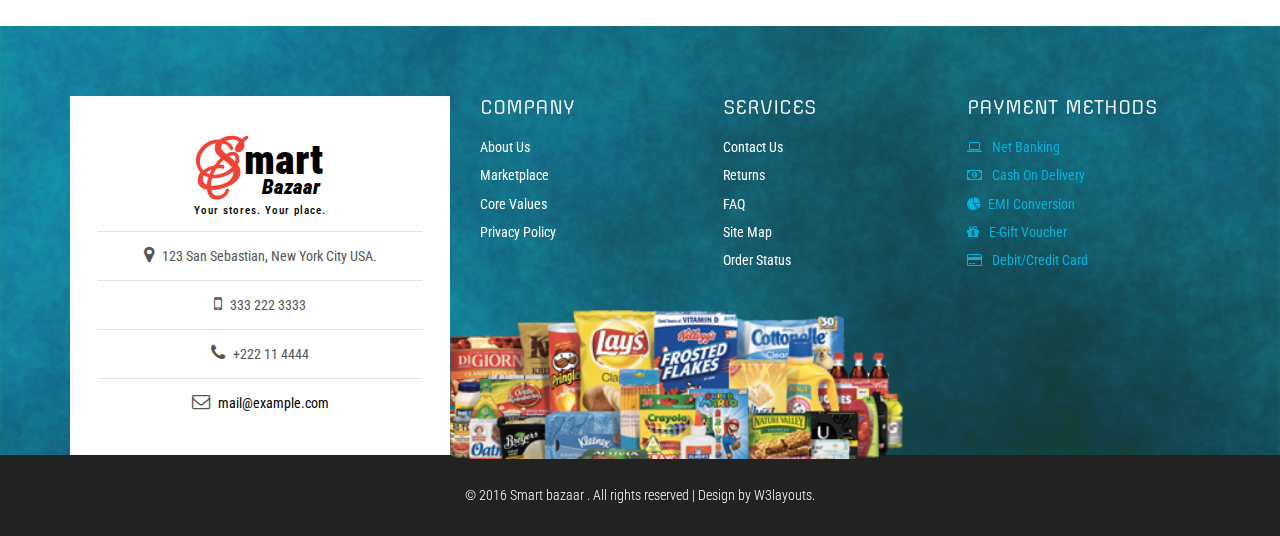
<file: main/offers.html>
<!--
Author: W3layouts
Author URL: http://w3layouts.com
License: Creative Commons Attribution 3.0 Unported
License URL: http://creativecommons.org/licenses/by/3.0/
-->
<!DOCTYPE html>
<html lang="en">
<head>
<title>Smart Bazaar an E-commerce Online Shopping Category Flat Bootstrap Responsive Website Template | Offers :: w3layouts</title>
<meta name="viewport" content="width=device-width, initial-scale=1">
<meta http-equiv="Content-Type" content="text/html; charset=utf-8" />
<meta name="keywords" content="Smart Bazaar Responsive web template, Bootstrap Web Templates, Flat Web Templates, Android Compatible web template, 
SmartPhone Compatible web template, free WebDesigns for Nokia, Samsung, LG, SonyEricsson, Motorola web design" />
<script type="application/x-javascript"> addEventListener("load", function() { setTimeout(hideURLbar, 0); }, false);
		function hideURLbar(){ window.scrollTo(0,1); } </script>
<!-- Custom Theme files -->
<link href="css/bootstrap.css" rel="stylesheet" type="text/css" media="all" />
<link href="css/style.css" rel="stylesheet" type="text/css" media="all" /> 
<link href="css/animate.min.css" rel="stylesheet" type="text/css" media="all" /><!-- animation -->
<link href="css/menu.css" rel="stylesheet" type="text/css" media="all" /> <!-- menu style -->  
<!-- //Custom Theme files -->
<!-- font-awesome icons -->
<link href="css/font-awesome.css" rel="stylesheet"> 
<!-- //font-awesome icons -->
<!-- js -->
<script src="js/jquery-2.2.3.min.js"></script> 
<script src="js/jquery-scrolltofixed-min.js" type="text/javascript"></script><!-- fixed nav js -->
<script>
    $(document).ready(function() {

        // Dock the header to the top of the window when scrolled past the banner. This is the default behaviour.

        $('.header-two').scrollToFixed();  
        // previous summary up the page.

        var summaries = $('.summary');
        summaries.each(function(i) {
            var summary = $(summaries[i]);
            var next = summaries[i + 1];

            summary.scrollToFixed({
                marginTop: $('.header-two').outerHeight(true) + 10, 
                zIndex: 999
            });
        });
    });
</script>
<!-- //js --> 
<!-- web-fonts -->
<link href='//fonts.googleapis.com/css?family=Roboto+Condensed:400,300,300italic,400italic,700,700italic' rel='stylesheet' type='text/css'>
<link href='//fonts.googleapis.com/css?family=Lovers+Quarrel' rel='stylesheet' type='text/css'>
<link href='//fonts.googleapis.com/css?family=Offside' rel='stylesheet' type='text/css'> 
<link href='//fonts.googleapis.com/css?family=Tangerine:400,700' rel='stylesheet' type='text/css'>
<!-- web-fonts -->  
<!-- start-smooth-scrolling -->
<script type="text/javascript" src="js/move-top.js"></script>
<script type="text/javascript" src="js/easing.js"></script>	
<script type="text/javascript">
		jQuery(document).ready(function($) {
			$(".scroll").click(function(event){		
				event.preventDefault();
				$('html,body').animate({scrollTop:$(this.hash).offset().top},1000);
			});
		});
</script>
<!-- //end-smooth-scrolling -->
<!-- smooth-scrolling-of-move-up -->
	<script type="text/javascript">
		$(document).ready(function() {
		
			var defaults = {
				containerID: 'toTop', // fading element id
				containerHoverID: 'toTopHover', // fading element hover id
				scrollSpeed: 1200,
				easingType: 'linear' 
			};
			
			$().UItoTop({ easingType: 'easeOutQuart' });
			
		});
	</script>
	<!-- //smooth-scrolling-of-move-up -->
</head>
<body>
	<!-- header -->
	<div class="header">
		<div class="w3ls-header"><!--header-one--> 
			<div class="w3ls-header-left">
				<p><a href="#">UPTO $50 OFF ON LAPTOPS | USE COUPON CODE LAPPY </a></p>
			</div>
			<div class="w3ls-header-right">
				<ul>
					<li class="dropdown head-dpdn">
						<a href="#" class="dropdown-toggle" data-toggle="dropdown"><i class="fa fa-user" aria-hidden="true"></i> My Account<span class="caret"></span></a>
						<ul class="dropdown-menu">
							<li><a href="login.html">Login </a></li> 
							<li><a href="signup.html">Sign Up</a></li> 
							<li><a href="login.html">My Orders</a></li>  
							<li><a href="login.html">Wallet</a></li> 
						</ul> 
					</li> 
					<li class="dropdown head-dpdn">
						<a href="#" class="dropdown-toggle" data-toggle="dropdown"><i class="fa fa-percent" aria-hidden="true"></i> Today's Deals<span class="caret"></span></a>
						<ul class="dropdown-menu">
							<li><a href="offers.html">Cash Back Offers</a></li> 
							<li><a href="offers.html">Product Discounts</a></li>
							<li><a href="offers.html">Special Offers</a></li> 
						</ul> 
					</li> 
					<li class="dropdown head-dpdn">
						<a href="#" class="dropdown-toggle" data-toggle="dropdown"><i class="fa fa-gift" aria-hidden="true"></i> Gift Cards<span class="caret"></span></a>
						<ul class="dropdown-menu">
							<li><a href="offers.html">Product Gift card</a></li> 
							<li><a href="offers.html">Occasions Register</a></li>
							<li><a href="offers.html">View Balance</a></li> 
						</ul> 
					</li> 
					<li class="dropdown head-dpdn">
						<a href="contact.html" class="dropdown-toggle"><i class="fa fa-map-marker" aria-hidden="true"></i> Store Finder</a>
					</li> 
					<li class="dropdown head-dpdn">
						<a href="card.html" class="dropdown-toggle"><i class="fa fa-credit-card-alt" aria-hidden="true"></i> Credit Card</a>
					</li> 
					<li class="dropdown head-dpdn">
						<a href="help.html" class="dropdown-toggle"><i class="fa fa-question-circle" aria-hidden="true"></i> Help</a>
					</li>
				</ul>
			</div>
			<div class="clearfix"> </div> 
		</div>
		<div class="header-two"><!-- header-two -->
			<div class="container">
				<div class="header-logo">
					<h1><a href="index.html"><span>S</span>mart <i>Bazaar</i></a></h1>
					<h6>Your stores. Your place.</h6> 
				</div>	
				<div class="header-search">
					<form action="#" method="post">
						<input type="search" name="Search" placeholder="Search for a Product..." required="">
						<button type="submit" class="btn btn-default" aria-label="Left Align">
							<i class="fa fa-search" aria-hidden="true"> </i>
						</button>
					</form>
				</div>
				<div class="header-cart"> 
					<div class="my-account">
						<a href="contact.html"><i class="fa fa-map-marker" aria-hidden="true"></i> CONTACT US</a>						
					</div>
					<div class="cart"> 
						<form action="#" method="post" class="last"> 
							<input type="hidden" name="cmd" value="_cart" />
							<input type="hidden" name="display" value="1" />
							<button class="w3view-cart" type="submit" name="submit" value=""><i class="fa fa-cart-arrow-down" aria-hidden="true"></i></button>
						</form>  
					</div>
					<div class="clearfix"> </div> 
				</div> 
				<div class="clearfix"> </div>
			</div>		
		</div><!-- //header-two -->
		<div class="header-three"><!-- header-three -->
			<div class="container">
				<div class="menu">
					<div class="cd-dropdown-wrapper">
						<a class="cd-dropdown-trigger" href="#0">Store Categories</a>
						<nav class="cd-dropdown"> 
							<a href="#0" class="cd-close">Close</a>
							<ul class="cd-dropdown-content"> 
								<li><a href="offers.html">Today's Offers</a></li>
								<li class="has-children">
									<a href="#">Electronics</a> 
									<ul class="cd-secondary-dropdown is-hidden">
										<li class="go-back"><a href="#">Menu</a></li>
										<li class="see-all"><a href="products.html">All Electronics</a></li>
										<li class="has-children">
											<a href="#">MOBILE PHONES</a>  
											<ul class="is-hidden"> 
												<li class="go-back"><a href="#">All Electronics</a></li> 
												<li class="has-children">
													<a href="#0">SmartPhones</a> 
													<ul class="is-hidden"> 
														<li class="go-back"><a href="#"> </a></li>
														<li><a href="products.html">Android</a></li>
														<li><a href="products.html">Windows</a></li>
														<li><a href="products.html">Black berry</a></li>
													</ul>
												</li>
												<li> <a href="products.html">IPhones</a> </li>
												<li><a href="products.html">Tablets</a></li>
												<li><a href="products.html">IPad</a></li>
												<li><a href="products.html">Feature Phones</a></li> 
											</ul>
										</li> 
										<li class="has-children">
											<a href="#">LARGE APPLIANCES</a> 
											<ul class="is-hidden"> 
												<li class="go-back"><a href="#">All Electronics </a></li>
												<li><a href="products.html">Refrigerators</a></li> 
												<li><a href="products.html">Washing Machine</a></li>
												<li><a href="products.html">Office Technology</a></li>
												<li><a href="products.html">Air conditioner</a></li>
												<li><a href="products.html">Home Automation</a></li>
											</ul>
										</li> 
										<li class="has-children">
											<a href="#">ENTERTAINMENT</a> 
											<ul class="is-hidden"> 
												<li class="go-back"><a href="#">All Electronics</a></li>
												<li><a href="products.html">Tv & Accessories</a></li>
												<li><a href="products.html">Digital Camera</a></li>
												<li><a href="products.html">Gaming</a></li>
												<li><a href="products.html">Home Audio & Theater</a></li>
												<li class="has-children">
													<a href="#">Computer</a>
													<ul class="is-hidden">
														<li class="go-back"><a href="#"> </a></li> 
														<li><a href="products.html">Laptop </a></li>
														<li><a href="products.html">Gaming PC</a></li>
														<li><a href="products.html">Monitors</a></li>
														<li><a href="products.html">Networking</a></li>
														<li><a href="products.html">Printers & Supplies</a></li>
														<li><a href="products.html">Accessories</a></li>
													</ul>
												</li> 
											</ul>
										</li> 
										<li class="has-children">
											<a href="#">HOME APPLIANCES</a> 
											<ul class="is-hidden">
												<li class="go-back"><a href="#0">All Electronics </a></li>
												<li class="has-children"><a href="#">Kitchen appliances</a>
													<ul class="is-hidden">
														<li class="go-back"><a href="#0"> </a></li>
														<li><a href="products.html">Rice Cookers</a></li>
														<li><a href="products.html">Mixer Juicer</a></li>
														<li><a href="products.html">Grinder</a></li>
														<li><a href="products.html">Blenders & Choppers</a></li>
														<li><a href="products.html">Microwave Oven</a></li>
														<li><a href="products.html">Food Processors</a></li>
													</ul>
												</li>
												<li><a href="products.html">Purifiers</a></li>
												<li><a href="products.html">Geysers</a></li>
												<li><a href="products.html">Gas Stove</a></li>
												<li><a href="products.html">Vacuum Cleaner</a></li>
												<li><a href="products.html">Sewing Machine</a></li> 
												<li><a href="products.html">Heaters & Fans</a></li>
											</ul>
										</li>
										<li class="has-children">
											<a href="#">SMALL DEVICES</a> 
											<ul class="is-hidden"> 
												<li class="go-back"><a href="#0">All Electronics </a></li>
												<li><a href="products.html">Wifi Dongle</a></li>
												<li><a href="products.html">Router & Modem</a></li>
												<li class="has-children"><a href="#">Storage Devices</a>
													<ul class="is-hidden">
														<li class="go-back"><a href="#0"> </a></li>
														<li><a href="products.html">Cloud Storage</a></li>
														<li><a href="products.html">Hard Disk</a></li>
														<li><a href="products.html">SSD</a></li>
														<li><a href="products.html">Pen Drive</a></li>
														<li><a href="products.html">Memory card</a></li> 
														<li><a href="products.html">Security Devices</a></li> 
													</ul>
												</li> 
												<li><a href="products.html">Office Supplies</a></li>
												<li><a href="products.html">Cut the Cable</a></li>
												<li><a href="products.html">Auto Electronics</a></li>  
											</ul>
										</li>
										<li class="has-children">
											<a href="#">PERSONAL CARE</a> 
											<ul class="is-hidden"> 
												<li class="go-back"><a href="#0">All Electronics </a></li>
												<li><a href="products.html">Epilator</a></li> 
												<li><a href="products.html">Hair Styler</a></li>
												<li><a href="products.html">Trimmer & Shaver</a></li>
												<li><a href="products.html">Health Care</a></li> 
												<li><a href="products.html">cables</a></li>
											</ul>
										</li>
									</ul> <!-- .cd-secondary-dropdown --> 
								</li> <!-- .has-children -->
								<li class="has-children">
									<a href="#">Fashion Store</a> 
									<ul class="cd-secondary-dropdown is-hidden">
										<li class="go-back"><a href="#">Menu</a></li>
										<li class="see-all"><a href="products1.html">All Fashion Stores</a></li>
										<li class="has-children">
											<a href="#">GIRLS' CLOTHING</a> 
											<ul class="is-hidden">  
												<li class="go-back"><a href="#">All Fashion Stores</a></li>
												<li><a href="products1.html">Ethnic wear </a></li>
												<li><a href="products1.html">Maternity wear</a></li>
												<li><a href="products1.html">inner & nightwear </a></li>
												<li><a href="products1.html">casual wear </a></li>
												<li><a href="products1.html">formal wear</a></li>
												<li><a href="products1.html">Sports wear</a></li>
											</ul>
										</li> 
										<li class="has-children">
											<a href="#">BOYS' CLOTHING</a> 
											<ul class="is-hidden">  
												<li class="go-back"><a href="#">All Fashion Stores</a></li>
												<li><a href="products1.html">Jeans</a></li>  
												<li><a href="products1.html">Casual wear</a></li> 
												<li><a href="products1.html">Shorts</a></li> 
												<li><a href="products1.html">T-Shirts & Polos</a></li> 
												<li><a href="products1.html">Trousers & Chinos</a></li> 
											</ul>
										</li> 
										<li class="has-children">
											<a href="#">JACKETS</a> 
											<ul class="is-hidden">
												<li class="go-back"><a href="#">All Fashion Stores</a></li>
												<li><a href="products1.html">Blazers</a></li>
												<li><a href="products1.html">Bomber jackets</a></li>
												<li><a href="products1.html">Denim Jackets</a></li>
												<li><a href="products1.html">Duffle Coats</a></li>
												<li><a href="products1.html">Leather Jackets</a></li>
												<li><a href="products1.html">Parkas</a></li>
											</ul>
										</li> 
										<li class="has-children">
											<a href="#">ACCESSORIES </a> 
											<ul class="is-hidden"> 
												<li class="go-back"><a href="#">All Fashion Stores</a></li>
												<li><a href="products1.html">Watches </a></li>
												<li><a href="products1.html">Eyewear </a></li>
												<li><a href="products1.html">Jewellery </a></li>
												<li class="has-children">
													<a href="#">Footwear </a>  
													<ul class="is-hidden">
														<li class="go-back"><a href="#"> </a></li>
														<li><a href="products1.html">Ethnic</a></li>  
														<li><a href="products1.html">Casual wear</a></li>
														<li><a href="products1.html">Sports Shoes</a></li>
														<li><a href="products1.html">Boots</a></li>
													</ul> 
												</li> 
												<li><a href="products1.html">Stoles & Scarves</a></li>
												<li><a href="products1.html">Handbags</a></li>
											</ul>
										</li>
										<li class="has-children">
											<a href="#">BEAUTY</a> 
											<ul class="is-hidden">
												<li class="go-back"><a href="#">All Fashion Stores</a></li>
												<li><a href="products1.html">Perfumes & Deos</a></li>
												<li><a href="products1.html">Lipsticks & Nail Polish</a></li>
												<li><a href="products1.html">Beauty Gift Hampers</a></li> 
												<li><a href="products1.html">Personal Grooming</a></li>
												<li><a href="products1.html">Travel bags</a></li>
											</ul>
										</li>
										<li class="has-children">
											<a href="products1.html">PERSONAL CARE</a> 
											<ul class="is-hidden"> 
												<li class="go-back"><a href="#">All Fashion Stores</a></li>
												<li><a href="products1.html">Face Care</a></li>
												<li><a href="products1.html">Nail Care</a></li>
												<li><a href="products1.html">Hair Care</a></li>
												<li><a href="products1.html">Body Care</a></li>
												<li><a href="products1.html">Bath & Spa</a></li>   
											</ul>
										</li>
									</ul> <!-- .cd-secondary-dropdown --> 
								</li> <!-- .has-children -->
								<li class="has-children">
									<a href="products2.html">Kids Fashion & Toys</a> 
									<ul class="cd-secondary-dropdown is-hidden"> 
										<li class="go-back"><a href="#">Menu</a></li>
										<li class="see-all"><a href="products2.html">All Kids Fashions</a></li>
										<li class="has-children">
											<a href="products2.html">KIDS CLOTHING</a> 
											<ul class="is-hidden"> 
												<li class="go-back"><a href="#">All Kids Fashions</a></li>
												<li><a href="products2.html">Ethnic wear </a></li> 
												<li><a href="products2.html">inner & Sleepwear </a></li>
												<li><a href="products2.html">Dresses & Frocks </a></li>
												<li><a href="products2.html">Winter wear</a></li>
												<li><a href="products2.html">Diaper & Accessories</a></li>
											</ul>
										</li> 
										<li class="has-children"><a href="#">KIDS FASHION</a>
											<ul class="is-hidden">  
												<li class="go-back"><a href="#">All Kids Fashions</a></li>
												<li><a href="products2.html">Footwear</a></li> 
												<li><a href="products2.html">Sunglasses </a></li>
												<li><a href="products2.html">School & Stationery</a></li>
												<li><a href="products2.html">Jewellery</a></li>
												<li><a href="products2.html">Hair bands & Clips</a></li>
											</ul>
										</li>
										<li class="has-children"><a href="#">Baby Care</a>
											<ul class="is-hidden"> 
												<li class="go-back"><a href="#">All Kids Fashions</a></li>
												<li><a href="products2.html">Lotions, Oil & Powder </a></li> 
												<li><a href="products2.html">Soaps, Shampoo </a></li>
												<li><a href="products2.html">Bath Towels</a></li> 
												<li class="has-children">
													<a href="#">Feeding</a> 
													<ul class="is-hidden">
														<li class="go-back"><a href="#"> </a></li> 
														<li><a href="products2.html">Baby Food </a></li>
														<li><a href="products2.html">Bottle Feeding </a></li>
														<li><a href="products2.html">Breast Feeding</a></li>  
													</ul>
												</li>  
												<li><a href="products2.html">Toddlers' Rooms</a></li> 	
											</ul><!-- .cd-secondary-dropdown --> 
										</li> <!-- .has-children -->								
										<li class="has-children"><a href="#">TOYS & GAMES </a>
											<ul class="is-hidden"> 
												<li class="go-back"><a href="#">All Kids Fashions</a></li>
												<li><a href="products2.html">Art & Crafts</a></li> 
												<li><a href="products2.html">Educational Toys </a></li>
												<li><a href="products2.html">Baby Toys</a></li> 
												<li><a href="products2.html">Outdoor Play </a></li> 
												<li><a href="products2.html">Musical Instruments</a></li>
											</ul>
										</li>
										<li> 
											<ul class="is-hidden">
												<li class="go-back"><a href="#">All Kids Fashions</a></li>
												<li><a href="products2.html">Toy Tips & Trends</a></li> 
												<li><a href="products2.html">Preschool Toys</a></li>
												<li><a href="products2.html">Musical Instruments</a></li> 
												<li><a href="products2.html">Bikes & Ride-Ons</a></li>
												<li><a href="products2.html">Video Games</a></li>
												<li><a href="products2.html">PC & Digital Gaming</a></li>
											</ul>	
										</li> 
									</ul><!-- .cd-secondary-dropdown --> 
								</li> <!-- .has-children --> 
								<li class="has-children">
									<a href="#">Home, Furniture & Patio</a> 
									<ul class="cd-secondary-dropdown is-hidden">
										<li class="go-back"><a href="#">Menu</a></li>
										<li class="see-all"><a href="products3.html">All Products</a></li>
										<li class="has-children">
											<a href="#">Kitchen Uses</a> 
											<ul class="is-hidden">  
												<li class="go-back"><a href="#"></a></li>
												<li><a href="products3.html">Dinner Sets </a></li> 
												<li><a href="products3.html">Cookware & Bakeware </a></li>
												<li><a href="products3.html">Containers & Jars </a></li>
												<li><a href="products3.html">Kitchen Tools </a></li>
												<li><a href="products3.html">Food Storage</a></li>
												<li><a href="products3.html">Casseroles</a></li>
											</ul>
										</li> 
										<li class="has-children">
											<a href="#">Furniture </a> 
											<ul class="is-hidden"> 
												<li class="go-back"><a href="#"></a></li>
												<li><a href="products3.html">Bedroom </a></li> 
												<li><a href="products3.html">Dining Room </a></li>
												<li><a href="products3.html">Kids' Furniture </a></li>
												<li><a href="products3.html">Living Room</a></li>
												<li><a href="products3.html">Office</a></li>
												<li><a href="products3.html">Mattresses</a></li>
											</ul>
										</li> 
										<li class="has-children">
											<a href="#">Home Decor </a> 
											<ul class="is-hidden">
												<li class="go-back"><a href="#"></a></li>
												<li><a href="products3.html">Lighting</a></li> 
												<li><a href="products3.html">Painting</a></li>
												<li><a href="products3.html">Curtains & Blinds</a></li>
												<li><a href="products3.html">Patio Furniture</a></li>
												<li><a href="products3.html">Wardrobes & Cabinets</a></li>
												<li><a href="products3.html">Mattresses</a></li>
											</ul>
										</li>  
										<li class="has-children">
											<a href="#">Gardening & Lawn </a> 
											<ul class="is-hidden">
												<li class="go-back"><a href="#"> </a></li>  
												<li><a href="products3.html">Gardening </a></li> 
												<li><a href="products3.html">Landscaping </a></li>
												<li><a href="products3.html">Sheds</a></li>
												<li><a href="products3.html">Outdoor Storage  </a></li>
												<li><a href="products3.html">Garden & Ideas </a></li>
												<li><a href="products3.html">Patio Tips</a></li>
											</ul>
										</li> 
										<li class="has-children">
											<a href="#">Garage Storage</a> 
											<ul class="is-hidden"> 
												<li class="go-back"><a href="#"></a></li>
												<li><a href="products3.html">Baskets & Bins </a></li> 
												<li><a href="products3.html">Garage Door Openers</a></li>
												<li><a href="products3.html">Free Standing Shelves </a></li>
												<li><a href="products3.html">Floor cleaning</a></li>
												<li><a href="products3.html">Tool Kits</a></li>
											</ul>
										</li>  
									</ul><!-- .cd-secondary-dropdown --> 
								</li> <!-- .has-children -->  
								<li class="has-children">
									<a href="#">Sports, Fitness & Outdoor</a>
									<ul class="cd-secondary-dropdown is-hidden">
										<li class="go-back"><a href="#">Menu</a></li>
										<li class="see-all"><a href="products4.html">All Products</a></li>
										<li class="has-children">
											<a href="#">Single Sports </a> 
											<ul class="is-hidden">
												<li class="go-back"><a href="#"></a></li>
												<li><a href="products4.html">Bikes </a></li> 
												<li><a href="products4.html">Fishing  </a></li>
												<li><a href="products4.html">Cycling </a></li>
												<li><a href="products4.html">Musical Instruments</a></li>
												<li><a href="products4.html">Archery </a></li>
											</ul>
										</li> 
										<li class="has-children">
											<a href="#">Team Sports</a> 
											<ul class="is-hidden"> 
												<li class="go-back"><a href="#"></a></li>
												<li><a href="products4.html">Cricket </a></li> 
												<li><a href="products4.html">Badminton </a></li>
												<li><a href="products4.html">Swimming Gear </a></li>
												<li><a href="products4.html">Sports Apparel </a></li>
												<li><a href="products4.html">Indoor games</a></li>
											</ul>
										</li> 
										<li class="has-children">
											<a href="#">Fitness </a> 
											<ul class="is-hidden">
												<li class="go-back"><a href="#"></a></li>
												<li><a href="products4.html">Fitness Accessories </a></li> 
												<li><a href="products4.html">Exercise Machines </a></li>
												<li><a href="products4.html">Ellipticals </a></li>
												<li><a href="products4.html">Home Gyms</a></li> 
												<li><a href="products4.html">Exercise Bikes</a></li> 
											</ul>
										</li>
										<li class="has-children">
											<a href="#">Camping </a> 
											<ul class="is-hidden">
												<li class="go-back"><a href="#"></a></li>
												<li><a href="products4.html"> Airbeds</a></li> 
												<li><a href="products4.html">Tents </a></li>
												<li><a href="products4.html">Gazebo's & Shelters</a></li>
												<li><a href="products4.html">Coolers </a></li>
												<li><a href="products4.html">Canopies</a></li>
												<li><a href="products4.html">Sleeping Bags</a></li>
											</ul>
										</li> 
										<li class="has-children">
											<a href="#">Camping Tools</a> 
											<ul class="is-hidden">
												<li class="go-back"><a href="#"></a></li>
												<li><a href="products4.html">Shooting </a></li> 
												<li><a href="products4.html">Knives & Tools </a></li>
												<li><a href="products4.html">Optics & Binoculars </a></li>
												<li><a href="products4.html">Lights & Lanterns </a></li>
												<li><a href="products4.html">Hunting Clothing </a></li>
											</ul>
										</li> 
										<li class="has-children">
											<a href="#">Other</a> 
											<ul class="is-hidden">
												<li class="go-back"><a href="#"></a></li>
												<li><a href="products4.html">Riding Gears & More </a></li> 
												<li><a href="products4.html">Body Massagers </a></li>
												<li><a href="products4.html">Health Monitors </a></li>
												<li><a href="products4.html">Health Drinks </a></li> 
											</ul>
										</li> 	
									</ul><!-- .cd-secondary-dropdown --> 
								</li> <!-- .has-children -->  
								<li class="has-children">
									<a href="#">Grocery store</a>
									<ul class="cd-secondary-dropdown is-hidden">
										<li class="go-back"><a href="#">Menu</a></li>
										<li class="see-all"><a href="products5.html">All Products</a></li>
										<li class="has-children">
											<a href="#">Veggies & Fruits </a> 
											<ul class="is-hidden">
												<li class="go-back"><a href="#"></a></li>
												<li><a href="products5.html">Vegetables </a></li> 
												<li><a href="products5.html">Fruits </a></li>
												<li><a href="products5.html">Dry Fruits</a></li> 
												<li><a href="products5.html">Snacks & Cookies </a></li>
												<li><a href="products5.html">Breakfast & Cereal</a></li> 
											</ul> 
										</li> 
										<li class="has-children">
											<a href="#">Packet Food</a> 
											<ul class="is-hidden">
												<li class="go-back"><a href="#"></a></li>
												<li><a href="products5.html">Beverages </a></li> 
												<li><a href="products5.html">Baking </a></li>
												<li><a href="products5.html">Emergency Food </a></li>
												<li><a href="products5.html">Candy & Gum </a></li>
												<li><a href="products5.html">Meals & Pasta </a></li>
											</ul>
										</li> 
										<li class="has-children">
											<a href="#">Shop All Pets </a> 
											<ul class="is-hidden">
												<li class="go-back"><a href="#"></a></li>
												<li><a href="products5.html">Dogs </a></li>  
												<li><a href="products5.html">Fish </a></li>												
												<li><a href="products5.html">Cats</a></li>
												<li><a href="products5.html">Birds </a></li>
												<li><a href="products5.html">Pet Food </a></li>
											</ul>
										</li>
										<li class="has-children">
											<a href="#">Household Essentials </a> 
											<ul class="is-hidden"> 
												<li class="go-back"><a href="#"></a></li>
												<li><a href="products5.html">Laundry Room </a></li> 
												<li><a href="products5.html">Paper & Plastic</a></li>
												<li><a href="products5.html">Pest Control </a></li>
												<li><a href="products5.html">Batteries </a></li> 
											</ul>
										</li> 
										<li class="has-children">
											<a href="#">Food Shops </a> 
											<ul class="is-hidden">
												<li class="go-back"><a href="#"></a></li>
												<li><a href="products5.html">Fresh Food</a></li> 
												<li><a href="products5.html">Food Gifts </a></li>
												<li><a href="products5.html">Frozen Food </a></li>
												<li><a href="products5.html">Organic </a></li>
												<li><a href="products5.html">Gluten Free </a></li>
											</ul>
										</li> 
										<li class="has-children">
											<a href="#">Tips </a> 
											<ul class="is-hidden">
												<li class="go-back"><a href="#"></a></li>
												<li><a href="products5.html">Pets Growth</a></li> 
												<li><a href="products5.html">Recipes </a></li>
												<li><a href="products5.html">Snacks</a></li>
												<li><a href="products5.html">Nutrition</a></li> 
											</ul>
										</li> 
									</ul><!-- .cd-secondary-dropdown --> 
								</li> <!-- .has-children -->  
								<li class="has-children">
									<a href="#">Photo, Gifts & Office Supplies</a>
									<ul class="cd-secondary-dropdown is-hidden">
										<li class="go-back"><a href="#">Menu</a></li>
										<li class="see-all"><a href="products6.html">All Products</a></li>
										<li class="has-children">
											<a href="#">Trending Now </a> 
											<ul class="is-hidden">
												<li class="go-back"><a href="#"></a></li>
												<li><a href="products6.html">Best Priced</a></li> 
												<li><a href="products6.html">Chocolates </a></li>
												<li><a href="products6.html">Gift Cards </a></li>
												<li><a href="products6.html">Fashion & Accessories </a></li>
												<li><a href="products6.html">Decorative Plants </a></li>
											</ul>
										</li> 
										<li class="has-children">
											<a href="#">Photos </a> 
											<ul class="is-hidden">
												<li class="go-back"><a href="#"></a></li>
												<li><a href="products6.html">Shelf animation </a></li> 
												<li><a href="products6.html">3D-rendered </a></li>
												<li><a href="products6.html">gift builder </a></li>
												<li><a href="products6.html">Frames</a></li>
												<li><a href="products6.html">Wall Decor</a></li>
											</ul>
										</li> 
										<li class="has-children">
											<a href="#">Gifts </a> 
											<ul class="is-hidden">	
												<li class="go-back"><a href="#"></a></li>
												<li><a href="products6.html">Personalized Gifts </a></li> 
												<li><a href="products6.html">Flowers </a></li>
												<li><a href="products6.html">Cards & Toys</a></li>
												<li><a href="products6.html">Show pieces </a></li>
												<li><a href="products6.html">Photo Books</a></li>
											</ul>
										</li>
										<li class="has-children">
											<a href="#">Favourite Brands </a> 
											<ul class="is-hidden">
												<li class="go-back"><a href="#"></a></li>
												<li><a href="products6.html">Archies </a></li> 
												<li><a href="products6.html">Jewel Fuel </a></li>
												<li><a href="products6.html">Ferns N Petals </a></li>
												<li><a href="products6.html">Happily Unmarried</a></li>
												<li><a href="products6.html">Chumbak</a></li>
											</ul>
										</li> 
										<li class="has-children">
											<a href="#">Office</a> 
											<ul class="is-hidden"> 
												<li class="go-back"><a href="#"></a></li>
												<li><a href="products6.html">Calendars</a></li> 
												<li><a href="products6.html">Mousepads</a></li>
												<li><a href="products6.html">Phone Cases</a></li>
												<li><a href="products6.html">Tablet & Laptop Cases</a></li>
												<li><a href="products6.html">Mounted Photos</a></li>
											</ul>
										</li> 
										<li class="has-children">
											<a href="#">Combos </a> 
											<ul class="is-hidden">
												<li class="go-back"><a href="#"></a></li>
												<li><a href="products6.html">Chocolates </a></li> 
												<li><a href="products6.html">Dry Fruits</a></li>
												<li><a href="products6.html">Sweets</a></li>
												<li><a href="products6.html">Snacks</a></li>
												<li><a href="products6.html">Cakes</a></li>
											</ul>
										</li> 
									</ul><!-- .cd-secondary-dropdown --> 
								</li> 
								<li class="has-children">
									<a href="#">Health, Beauty & Pharmacy</a>
									<ul class="cd-secondary-dropdown is-hidden">
										<li class="go-back"><a href="#">Menu</a></li>
										<li class="see-all"><a href="products7.html">All Products</a></li>
										<li class="has-children">
											<a href="#">Health</a> 
											<ul class="is-hidden">
												<li class="go-back"><a href="#"></a></li>
												<li><a href="products7.html">Home Health Care </a></li> 
												<li><a href="products7.html">Sports Nutrition </a></li>
												<li><a href="products7.html">Vision </a></li>
												<li><a href="products7.html">Vitamins </a></li>
												<li><a href="products7.html">Diet & Nutrition </a></li>
											</ul>
										</li> 
										<li class="has-children">
											<a href="#">Health Tips</a> 
											<ul class="is-hidden">
												<li class="go-back"><a href="#"></a></li>
												<li><a href="products7.html">Diet</a></li> 
												<li><a href="products7.html">Exercise Tips  </a></li>
												<li><a href="products7.html">Vitamin Balance</a></li>
												<li><a href="products7.html">Health Insurance</a></li>
												<li><a href="products7.html">Funeral</a></li>
											</ul>
										</li> 
										<li class="has-children">
											<a href="#">Beauty </a> 
											<ul class="is-hidden">
												<li class="go-back"><a href="#"></a></li>
												<li><a href="products7.html">Massage & Spa </a></li> 
												<li><a href="products7.html">Face Wash</a></li>
												<li><a href="products7.html">Facial Cleanser</a></li>
												<li><a href="products7.html">Makeup </a></li>
												<li><a href="products7.html">Beauty Tips</a></li>
											</ul>
										</li>
										<li class="has-children">
											<a href="#">Pharmacy </a> 
											<ul class="is-hidden">
												<li class="go-back"><a href="#"></a></li>
												<li><a href="products7.html">Home Delivery </a></li> 
												<li><a href="products7.html">History & Reports </a></li>
												<li><a href="products7.html">Transfer Prescriptions </a></li>
												<li><a href="products7.html">Health CheckUp</a></li>
												<li><a href="products7.html">Mobile App</a></li>
											</ul>
										</li> 
										<li class="has-children">
											<a href="#">Pharmacy Center </a> 
											<ul class="is-hidden">
												<li class="go-back"><a href="#"></a></li>
												<li><a href="products7.html">Diabetes Shop </a></li> 
												<li><a href="products7.html">Medicine Cabinet </a></li>
												<li><a href="products7.html">Vitamin Selector</a></li>
												<li><a href="products7.html">Pharmacy Help</a></li> 
											</ul>
										</li>  
									</ul><!-- .cd-secondary-dropdown --> 
								</li>
								<li class="has-children">
									<a href="#">Automotive</a>
									<ul class="cd-secondary-dropdown is-hidden">
										<li class="go-back"><a href="#">Menu</a></li>
										<li class="see-all"><a href="products8.html">All Products</a></li>
										<li class="has-children">
											<a href="#">All Motors </a> 
											<ul class="is-hidden">
												<li class="go-back"><a href="#"></a></li>
												<li><a href="products8.html">Bikes </a></li> 
												<li><a href="products8.html">Yachts </a></li>
												<li><a href="products8.html">Scooters </a></li>
												<li><a href="products8.html">Autos</a></li>
												<li><a href="products8.html">Bus</a></li>
											</ul>
										</li> 
										<li class="has-children">
											<a href="#">Accessories </a> 
											<ul class="is-hidden">
												<li class="go-back"><a href="#"></a></li>
												<li><a href="products8.html">Vehicle Electronics</a></li> 
												<li><a href="products8.html">Stereos & Monitors</a></li>
												<li><a href="products8.html">Bluetooth Devices</a></li>
												<li><a href="products8.html">GPS Navigation</a></li>
												<li><a href="products8.html">Speakers & Tweeters</a></li>
											</ul>
										</li> 
										<li class="has-children">
											<a href="#">Safety & Security </a> 
											<ul class="is-hidden">
												<li class="go-back"><a href="#"></a></li>
												<li><a href="products8.html">Anti-Theft Devices </a></li> 
												<li><a href="products8.html">Helmets</a></li>
												<li><a href="products8.html">Sensors</a></li>
												<li><a href="products8.html">Auto Repair Tools </a></li>
												<li><a href="products8.html">Antifreeze & Coolants </a></li>
											</ul>
										</li>
										<li class="has-children">
											<a href="#">Car Interiors</a> 
											<ul class="is-hidden">
												<li class="go-back"><a href="#"></a></li>
												<li><a href="products8.html">Stereos </a></li> 
												<li><a href="products8.html">Floor Mats </a></li>
												<li><a href="products8.html">Seat Covers</a></li>
												<li><a href="products8.html">Chargers </a></li>
												<li><a href="products8.html">Audio Finder </a></li>
											</ul>
										</li>  
										<li class="has-children">
											<a href="#">Exterior Accessories </a> 
											<ul class="is-hidden"> 
												<li class="go-back"><a href="#"></a></li>
												<li><a href="products8.html">Wheel covers </a></li> 
												<li><a href="products8.html">Car Lighting </a></li>
												<li><a href="products8.html">Polish & Waxes</a></li>
												<li><a href="products8.html">Cargo Management</a></li>
												<li><a href="products8.html">Car Decoration </a></li>
											</ul>
										</li> 
										<li class="has-children">
											<a href="#">Car Care</a> 
											<ul class="is-hidden">
												<li class="go-back"><a href="#"></a></li>
												<li><a href="products8.html">Auto Tips & Advice </a></li> 
												<li><a href="products8.html">Car Washes & Cleaners </a></li>
												<li><a href="products8.html">Car Wax & Polish</a></li>
												<li><a href="products8.html">Cleaning Tools</a></li>
												<li><a href="products8.html">Detailing Kits </a></li>
											</ul>
										</li> 
									</ul><!-- .cd-secondary-dropdown --> 
								</li>
								<li class="has-children">
									<a href="#">Books, Music & Movies</a>
									<ul class="cd-secondary-dropdown is-hidden">
										<li class="go-back"><a href="#">Menu</a></li>
										<li class="see-all"><a href="products9.html">All Products</a></li>
										<li class="has-children">
											<a href="#">Books</a> 
											<ul class="is-hidden">
												<li class="go-back"><a href="#"></a></li>
												<li class="has-children"><a href="#">Exam books </a>
													<ul class="is-hidden">
														<li class="go-back"><a href="#"> </a></li>
														<li><a href="products9.html">CAT/MAT/XAT</a></li>
														<li><a href="products9.html">Civil Services</a></li>
														<li><a href="products9.html">AFCAT</a></li>
														<li><a href="products9.html">New Releases</a></li>
													</ul>												
												</li>
												<li><a href="products9.html">Academic Text </a></li>
												<li><a href="products9.html">Romance Books </a></li>
												<li><a href="products9.html">Journals </a></li>
												<li><a href="products9.html">Children's & Teen Books </a></li>
											</ul>
										</li> 
										<li class="has-children">
											<a href="#">Music</a> 
											<ul class="is-hidden">
												<li class="go-back"><a href="#"></a></li>
												<li><a href="products9.html">New Releases </a></li> 
												<li><a href="products9.html">Country Music </a></li>
												<li><a href="products9.html">Musical Instruments </a></li>
												<li><a href="products9.html">Collections</a></li>
												<li><a href="products9.html">Boxed Sets </a></li>
											</ul>
										</li> 
										<li class="has-children">
											<a href="#">Music Combo</a> 
											<ul class="is-hidden">
												<li class="go-back"><a href="#"></a></li>
												<li><a href="products9.html">Pop </a></li> 
												<li><a href="products9.html">Preorders </a></li>
												<li><a href="products9.html">Album Songs</a></li>
												<li><a href="products9.html">Top 50 CDs </a></li>
												<li><a href="products9.html">Music DVDs </a></li>
											</ul>
										</li>
										<li class="has-children">
											<a href="#">Movies</a> 
											<ul class="is-hidden"> 
												<li class="go-back"><a href="#"></a></li>
												<li><a href="products9.html">New Releases </a></li> 
												<li><a href="products9.html">Children & Family </a></li>
												<li><a href="products9.html">Action</a></li>
												<li><a href="products9.html">Classic Movies </a></li>
												<li><a href="products9.html">Bollywood Movies </a></li>
											</ul>
										</li> 
										<li class="has-children">
											<a href="#">Movies Combo</a> 
											<ul class="is-hidden">
												<li class="go-back"><a href="#"></a></li>
												<li><a href="products9.html">Hollywood Movies </a></li> 
												<li><a href="products9.html">Digital Movies </a></li>
												<li><a href="products9.html">Boxed Sets</a></li>
												<li><a href="products9.html">Animated</a></li>
												<li><a href="products9.html">Adventure</a></li>
											</ul>
										</li> 
										<li class="has-children">
											<a href="#">TV Shows</a> 
											<ul class="is-hidden">
												<li class="go-back"><a href="#"></a></li>
												<li><a href="products9.html">Serials</a></li> 
												<li><a href="products9.html">Best Programs</a></li>
												<li><a href="products9.html">Celebrations</a></li>
												<li><a href="products9.html">Top Shows</a></li> 
											</ul>
										</li> 
									</ul><!-- .cd-secondary-dropdown --> 
								</li>  
								<li><a href="sitemap.html">Full Site Directory </a></li>  
							</ul> <!-- .cd-dropdown-content -->
						</nav> <!-- .cd-dropdown -->
					</div> <!-- .cd-dropdown-wrapper -->	 
				</div>
				<div class="move-text">
					<div class="marquee"><a href="offers.html"> New collections are available here...... <span>Get extra 10% off on everything | no extra taxes </span> <span> Try shipping pass free for 15 days with unlimited</span></a></div>
					<script type="text/javascript" src="js/jquery.marquee.min.js"></script>
					<script>
					  $('.marquee').marquee({ pauseOnHover: true });
					  //@ sourceURL=pen.js
					</script>
				</div>
			</div>
		</div>
	</div>
	<!-- //header --> 	
	<!-- offers-page -->
	<div class="wthree-offers">
		<div class="container">
			<h3 class="w3ls-title w3ls-title1">Today's Offers & Gift Cards </h3>
			<div class="w3ls-add-grids w3agile-add-products">
				<a href="#"> 
					<h4>TOP 10 TRENDS FOR YOU FLAT <span>20%</span> OFF</h4>
					<h6>Shop now <i class="fa fa-arrow-circle-right" aria-hidden="true"></i></h6>
				</a>
			</div> 
			<div class="offer-card-row">
				<div class="col-md-4 offer-card-grids">
					<h4>20% Cashback </h4>
					<p>Shop Using Gift Cards Get 20% Cashback</p>
					<a href="products.html">Shop Now <i class="fa fa-arrow-circle-right" aria-hidden="true"></i></a>
				</div>
				<div class="col-md-4 offer-card-grids">
					<h4>Earn $20</h4>
					<p>Refer a friend and earn $20 in Smart bazaar!</p>
					<a href="products.html">Shop Now <i class="fa fa-arrow-circle-right" aria-hidden="true"></i></a>
				</div>
				<div class="col-md-4 offer-card-grids">
					<h4>10% Cashback </h4>
					<p>Shop Using Credit Card Get 10% Cashback </p>
					<a href="products.html">Shop Now <i class="fa fa-arrow-circle-right" aria-hidden="true"></i></a>
				</div>	
				<div class="clearfix"> </div>
			</div>	
			<div class="offer-bottom"> 
				<div class="col-md-6 offer-bottom-grids">
					<div class="offer-bottom-grids-info2">
						<h4>Special Gift Cards</h4> 
						<h6>More brands, more ways to shop. <br> Check out these ideal gifts!</h6>
					</div>
				</div>
				<div class="col-md-6 offer-bottom-grids">
					<div class="offer-bottom-grids-info">
						<h4>Flat $10 Discount</h4> 
						<h6>The best Shopping Offer <br> On Fashion Store</h6>
					</div>
				</div>
				<div class="clearfix"> </div>
			</div>
		</div>
	</div>
	<!-- //login-page --> 
	<!-- footer-top -->
	<div class="w3agile-ftr-top">
		<div class="container">
			<div class="ftr-toprow">
				<div class="col-md-4 ftr-top-grids">
					<div class="ftr-top-left">
						<i class="fa fa-truck" aria-hidden="true"></i>
					</div> 
					<div class="ftr-top-right">
						<h4>FREE DELIVERY</h4>
						<p>Lorem ipsum dolor sit amet, consectetur adipiscing elit. Fusce tempus justo ac </p>
					</div> 
					<div class="clearfix"> </div>
				</div> 
				<div class="col-md-4 ftr-top-grids">
					<div class="ftr-top-left">
						<i class="fa fa-user" aria-hidden="true"></i>
					</div> 
					<div class="ftr-top-right">
						<h4>CUSTOMER CARE</h4>
						<p>Lorem ipsum dolor sit amet, consectetur adipiscing elit. Fusce tempus justo ac </p>
					</div> 
					<div class="clearfix"> </div>
				</div>
				<div class="col-md-4 ftr-top-grids">
					<div class="ftr-top-left">
						<i class="fa fa-thumbs-o-up" aria-hidden="true"></i>
					</div> 
					<div class="ftr-top-right">
						<h4>GOOD QUALITY</h4>
						<p>Lorem ipsum dolor sit amet, consectetur adipiscing elit. Fusce tempus justo ac </p>
					</div>
					<div class="clearfix"> </div>
				</div> 
				<div class="clearfix"> </div>
			</div>
		</div>
	</div>
	<!-- //footer-top -->  
	<!-- subscribe -->
	<div class="subscribe"> 
		<div class="container">
			<div class="col-md-6 social-icons w3-agile-icons">
				<h4>Keep in touch</h4>  
				<ul>
					<li><a href="#" class="fa fa-facebook icon facebook"> </a></li>
					<li><a href="#" class="fa fa-twitter icon twitter"> </a></li>
					<li><a href="#" class="fa fa-google-plus icon googleplus"> </a></li>
					<li><a href="#" class="fa fa-dribbble icon dribbble"> </a></li>
					<li><a href="#" class="fa fa-rss icon rss"> </a></li> 
				</ul>
				<ul class="apps"> 
					<li><h4>Download Our app : </h4> </li>
					<li><a href="#" class="fa fa-apple"></a></li>
					<li><a href="#" class="fa fa-windows"></a></li>
					<li><a href="#" class="fa fa-android"></a></li>
				</ul>
			</div> 
			<div class="col-md-6 subscribe-right">
				<h4>Sign up for email and get 25%off!</h4>  
				<form action="#" method="post"> 
					<input type="text" name="email" placeholder="Enter your Email..." required="">
					<input type="submit" value="Subscribe">
				</form>
				<div class="clearfix"> </div> 
			</div>
			<div class="clearfix"> </div>
		</div>
	</div>
	<!-- //subscribe --> 
	<!-- footer -->
	<div class="footer">
		<div class="container">
			<div class="footer-info w3-agileits-info">
				<div class="col-md-4 address-left agileinfo">
					<div class="footer-logo header-logo">
						<h2><a href="index.html"><span>S</span>mart <i>Bazaar</i></a></h2>
						<h6>Your stores. Your place.</h6>
					</div>
					<ul>
						<li><i class="fa fa-map-marker"></i> 123 San Sebastian, New York City USA.</li>
						<li><i class="fa fa-mobile"></i> 333 222 3333 </li>
						<li><i class="fa fa-phone"></i> +222 11 4444 </li>
						<li><i class="fa fa-envelope-o"></i> <a href="mailto:example@mail.com"> mail@example.com</a></li>
					</ul> 
				</div>
				<div class="col-md-8 address-right">
					<div class="col-md-4 footer-grids">
						<h3>Company</h3>
						<ul>
							<li><a href="about.html">About Us</a></li>
							<li><a href="marketplace.html">Marketplace</a></li>  
							<li><a href="values.html">Core Values</a></li>  
							<li><a href="privacy.html">Privacy Policy</a></li>
						</ul>
					</div>
					<div class="col-md-4 footer-grids">
						<h3>Services</h3>
						<ul>
							<li><a href="contact.html">Contact Us</a></li>
							<li><a href="login.html">Returns</a></li> 
							<li><a href="faq.html">FAQ</a></li>
							<li><a href="sitemap.html">Site Map</a></li>
							<li><a href="login.html">Order Status</a></li>
						</ul> 
					</div>
					<div class="col-md-4 footer-grids">
						<h3>Payment Methods</h3>
						<ul>
							<li><i class="fa fa-laptop" aria-hidden="true"></i> Net Banking</li>
							<li><i class="fa fa-money" aria-hidden="true"></i> Cash On Delivery</li>
							<li><i class="fa fa-pie-chart" aria-hidden="true"></i>EMI Conversion</li>
							<li><i class="fa fa-gift" aria-hidden="true"></i> E-Gift Voucher</li>
							<li><i class="fa fa-credit-card" aria-hidden="true"></i> Debit/Credit Card</li>
						</ul>  
					</div>
					<div class="clearfix"></div>
				</div>
				<div class="clearfix"></div>
			</div>
		</div>
	</div>
	<!-- //footer -->		
	<div class="copy-right"> 
		<div class="container">
			<p>© 2016 Smart bazaar . All rights reserved | Design by <a href="http://w3layouts.com"> W3layouts.</a></p>
		</div>
	</div> 
	<!-- cart-js -->
	<script src="js/minicart.js"></script>
	<script>
        w3ls.render();

        w3ls.cart.on('w3sb_checkout', function (evt) {
        	var items, len, i;

        	if (this.subtotal() > 0) {
        		items = this.items();

        		for (i = 0, len = items.length; i < len; i++) {
        			items[i].set('shipping', 0);
        			items[i].set('shipping2', 0);
        		}
        	}
        });
    </script>  
	<!-- //cart-js --> 	 
	<!-- menu js aim -->
	<script src="js/jquery.menu-aim.js"> </script>
	<script src="js/main.js"></script> <!-- Resource jQuery -->
	<!-- //menu js aim --> 
	<!-- Bootstrap core JavaScript
    ================================================== -->
    <!-- Placed at the end of the document so the pages load faster -->
    <script src="js/bootstrap.js"></script>
</body>
</html>
</file>
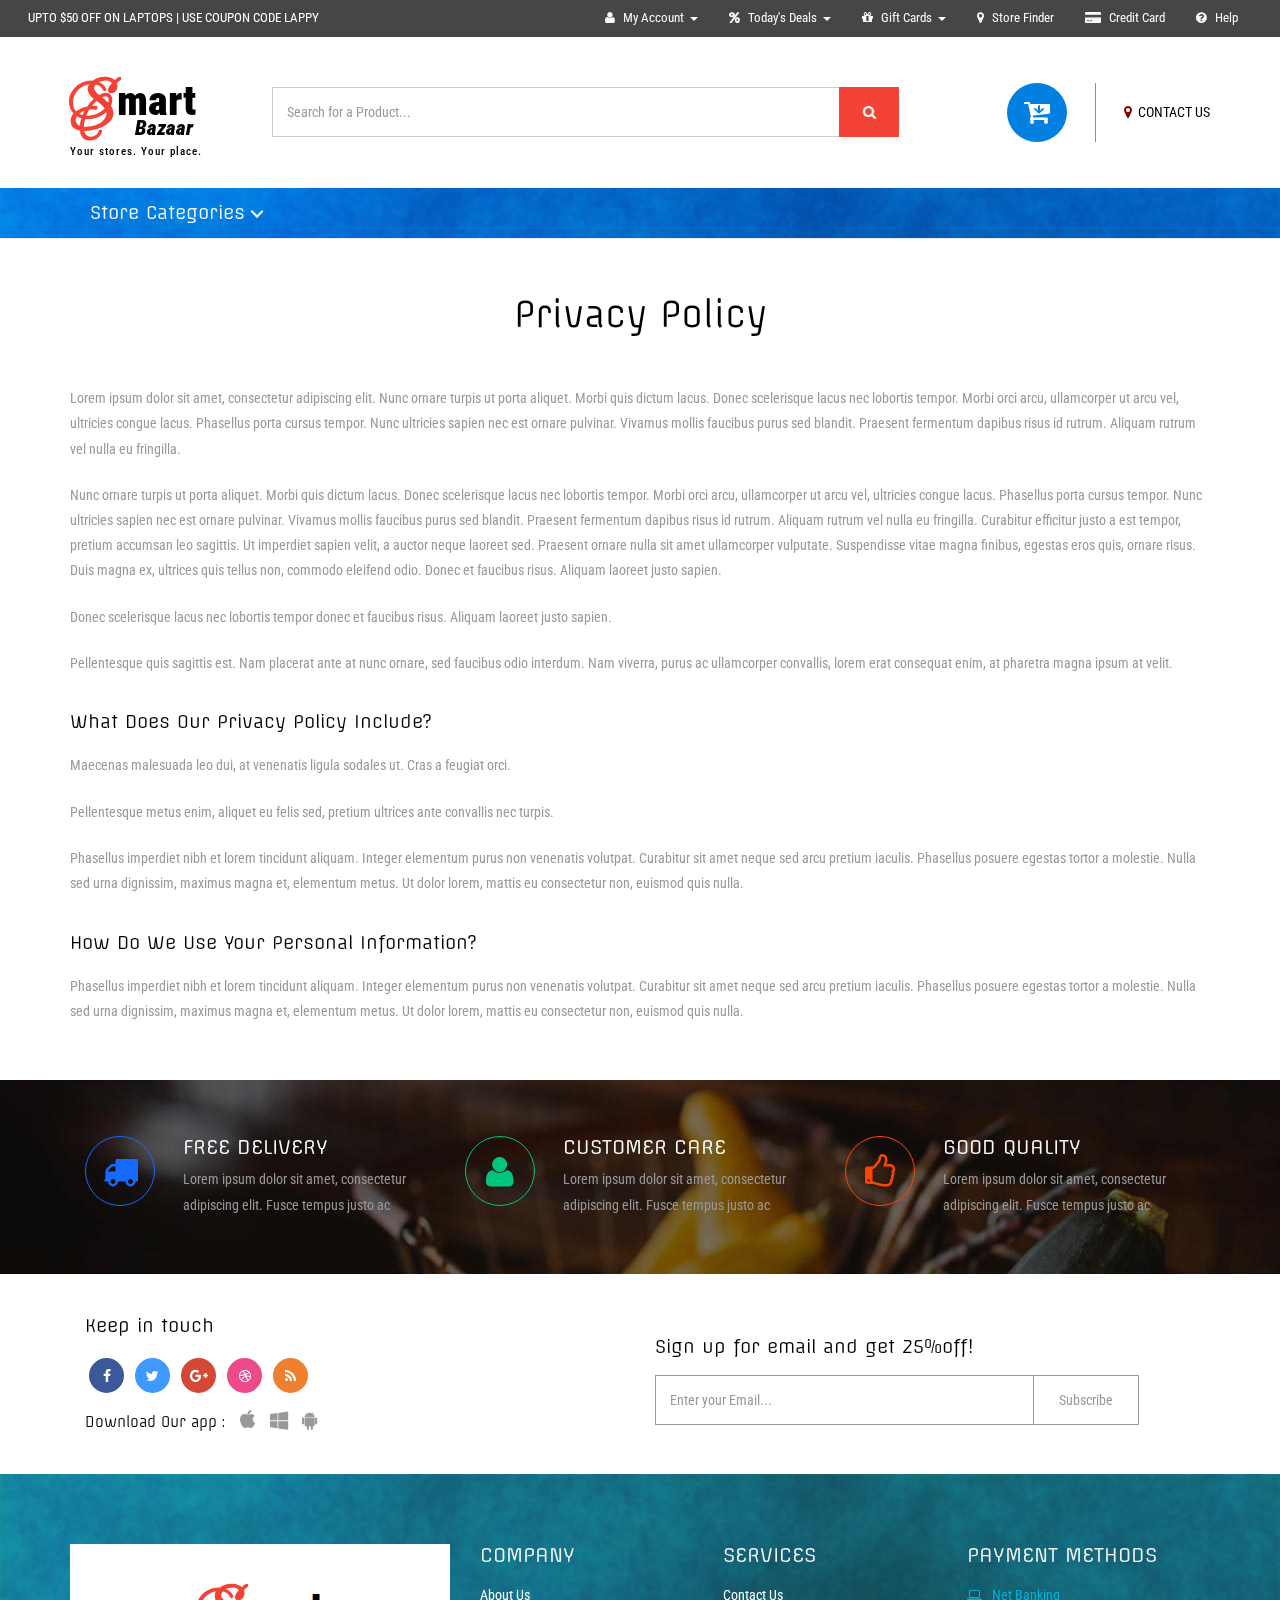
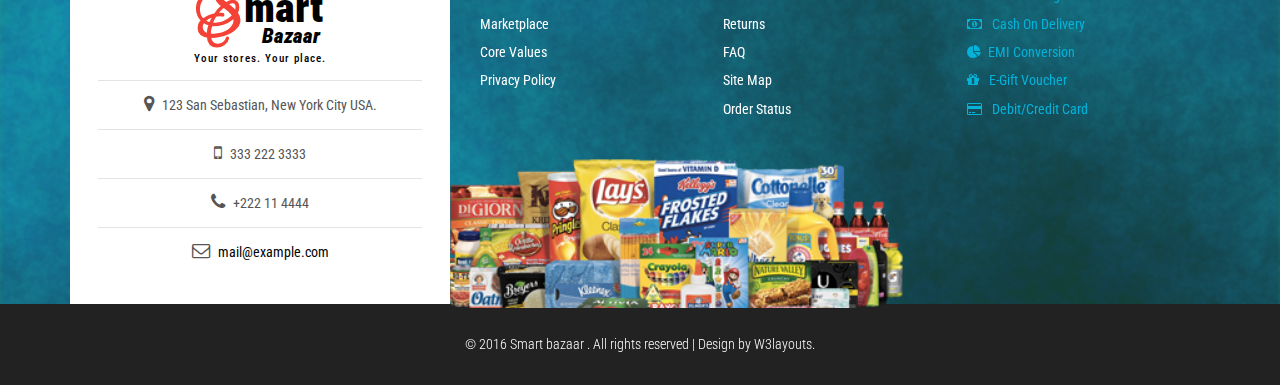
<file: main/privacy.html>
<!--
Author: W3layouts
Author URL: http://w3layouts.com
License: Creative Commons Attribution 3.0 Unported
License URL: http://creativecommons.org/licenses/by/3.0/
-->
<!DOCTYPE html>
<html lang="en">
<head>
<title>Smart Bazaar an E-commerce Online Shopping Category Flat Bootstrap Responsive Website Template | Privacy Policy :: w3layouts</title>
<meta name="viewport" content="width=device-width, initial-scale=1">
<meta http-equiv="Content-Type" content="text/html; charset=utf-8" />
<meta name="keywords" content="Smart Bazaar Responsive web template, Bootstrap Web Templates, Flat Web Templates, Android Compatible web template, 
SmartPhone Compatible web template, free WebDesigns for Nokia, Samsung, LG, SonyEricsson, Motorola web design" />
<script type="application/x-javascript"> addEventListener("load", function() { setTimeout(hideURLbar, 0); }, false);
		function hideURLbar(){ window.scrollTo(0,1); } </script>
<!-- Custom Theme files -->
<link href="css/bootstrap.css" rel="stylesheet" type="text/css" media="all" />
<link href="css/style.css" rel="stylesheet" type="text/css" media="all" /> 
<link href="css/animate.min.css" rel="stylesheet" type="text/css" media="all" /><!-- animation -->
<link href="css/menu.css" rel="stylesheet" type="text/css" media="all" /> <!-- menu style -->   
<!-- //Custom Theme files -->
<!-- font-awesome icons -->
<link href="css/font-awesome.css" rel="stylesheet"> 
<!-- //font-awesome icons -->
<!-- js -->
<script src="js/jquery-2.2.3.min.js"></script> 
<script src="js/jquery-scrolltofixed-min.js" type="text/javascript"></script><!-- fixed nav js -->
<script>
    $(document).ready(function() {

        // Dock the header to the top of the window when scrolled past the banner. This is the default behaviour.

        $('.header-two').scrollToFixed();  
        // previous summary up the page.

        var summaries = $('.summary');
        summaries.each(function(i) {
            var summary = $(summaries[i]);
            var next = summaries[i + 1];

            summary.scrollToFixed({
                marginTop: $('.header-two').outerHeight(true) + 10, 
                zIndex: 999
            });
        });
    });
</script>
<!-- //js --> 
<!-- web-fonts -->
<link href='//fonts.googleapis.com/css?family=Roboto+Condensed:400,300,300italic,400italic,700,700italic' rel='stylesheet' type='text/css'>
<link href='//fonts.googleapis.com/css?family=Lovers+Quarrel' rel='stylesheet' type='text/css'>
<link href='//fonts.googleapis.com/css?family=Offside' rel='stylesheet' type='text/css'> 
<!-- web-fonts -->  
<!-- start-smooth-scrolling -->
<script type="text/javascript" src="js/move-top.js"></script>
<script type="text/javascript" src="js/easing.js"></script>	
<script type="text/javascript">
		jQuery(document).ready(function($) {
			$(".scroll").click(function(event){		
				event.preventDefault();
				$('html,body').animate({scrollTop:$(this.hash).offset().top},1000);
			});
		});
</script>
<!-- //end-smooth-scrolling -->
<!-- smooth-scrolling-of-move-up -->
	<script type="text/javascript">
		$(document).ready(function() {
		
			var defaults = {
				containerID: 'toTop', // fading element id
				containerHoverID: 'toTopHover', // fading element hover id
				scrollSpeed: 1200,
				easingType: 'linear' 
			};
			
			$().UItoTop({ easingType: 'easeOutQuart' });
			
		});
	</script>
	<!-- //smooth-scrolling-of-move-up -->
</head>
<body>
	<!-- header -->
	<div class="header">
		<div class="w3ls-header"><!--header-one--> 
			<div class="w3ls-header-left">
				<p><a href="#">UPTO $50 OFF ON LAPTOPS | USE COUPON CODE LAPPY </a></p>
			</div>
			<div class="w3ls-header-right">
				<ul>
					<li class="dropdown head-dpdn">
						<a href="#" class="dropdown-toggle" data-toggle="dropdown"><i class="fa fa-user" aria-hidden="true"></i> My Account<span class="caret"></span></a>
						<ul class="dropdown-menu">
							<li><a href="login.html">Login </a></li> 
							<li><a href="signup.html">Sign Up</a></li> 
							<li><a href="login.html">My Orders</a></li>  
							<li><a href="login.html">Wallet</a></li> 
						</ul> 
					</li> 
					<li class="dropdown head-dpdn">
						<a href="#" class="dropdown-toggle" data-toggle="dropdown"><i class="fa fa-percent" aria-hidden="true"></i> Today's Deals<span class="caret"></span></a>
						<ul class="dropdown-menu">
							<li><a href="offers.html">Cash Back Offers</a></li> 
							<li><a href="offers.html">Product Discounts</a></li>
							<li><a href="offers.html">Special Offers</a></li> 
						</ul> 
					</li> 
					<li class="dropdown head-dpdn">
						<a href="#" class="dropdown-toggle" data-toggle="dropdown"><i class="fa fa-gift" aria-hidden="true"></i> Gift Cards<span class="caret"></span></a>
						<ul class="dropdown-menu">
							<li><a href="offers.html">Product Gift card</a></li> 
							<li><a href="offers.html">Occasions Register</a></li>
							<li><a href="offers.html">View Balance</a></li> 
						</ul> 
					</li> 
					<li class="dropdown head-dpdn">
						<a href="contact.html" class="dropdown-toggle"><i class="fa fa-map-marker" aria-hidden="true"></i> Store Finder</a>
					</li> 
					<li class="dropdown head-dpdn">
						<a href="card.html" class="dropdown-toggle"><i class="fa fa-credit-card-alt" aria-hidden="true"></i> Credit Card</a>
					</li> 
					<li class="dropdown head-dpdn">
						<a href="help.html" class="dropdown-toggle"><i class="fa fa-question-circle" aria-hidden="true"></i> Help</a>
					</li>
				</ul>
			</div>
			<div class="clearfix"> </div> 
		</div>
		<div class="header-two"><!-- header-two -->
			<div class="container">
				<div class="header-logo">
					<h1><a href="index.html"><span>S</span>mart <i>Bazaar</i></a></h1>
					<h6>Your stores. Your place.</h6> 
				</div>	
				<div class="header-search">
					<form action="#" method="post">
						<input type="search" name="Search" placeholder="Search for a Product..." required="">
						<button type="submit" class="btn btn-default" aria-label="Left Align">
							<i class="fa fa-search" aria-hidden="true"> </i>
						</button>
					</form>
				</div>
				<div class="header-cart"> 
					<div class="my-account">
						<a href="contact.html"><i class="fa fa-map-marker" aria-hidden="true"></i> CONTACT US</a>						
					</div>
					<div class="cart"> 
						<form action="#" method="post" class="last"> 
							<input type="hidden" name="cmd" value="_cart" />
							<input type="hidden" name="display" value="1" />
							<button class="w3view-cart" type="submit" name="submit" value=""><i class="fa fa-cart-arrow-down" aria-hidden="true"></i></button>
						</form>  
					</div>
					<div class="clearfix"> </div> 
				</div> 
				<div class="clearfix"> </div>
			</div>		
		</div><!-- //header-two -->
		<div class="header-three"><!-- header-three -->
			<div class="container">
				<div class="menu">
					<div class="cd-dropdown-wrapper">
						<a class="cd-dropdown-trigger" href="#0">Store Categories</a>
						<nav class="cd-dropdown"> 
							<a href="#0" class="cd-close">Close</a>
							<ul class="cd-dropdown-content"> 
								<li><a href="offers.html">Today's Offers</a></li>
								<li class="has-children">
									<a href="#">Electronics</a> 
									<ul class="cd-secondary-dropdown is-hidden">
										<li class="go-back"><a href="#">Menu</a></li>
										<li class="see-all"><a href="products.html">All Electronics</a></li>
										<li class="has-children">
											<a href="#">MOBILE PHONES</a>  
											<ul class="is-hidden"> 
												<li class="go-back"><a href="#">All Electronics</a></li> 
												<li class="has-children">
													<a href="#0">SmartPhones</a> 
													<ul class="is-hidden"> 
														<li class="go-back"><a href="#"> </a></li>
														<li><a href="products.html">Android</a></li>
														<li><a href="products.html">Windows</a></li>
														<li><a href="products.html">Black berry</a></li>
													</ul>
												</li>
												<li> <a href="products.html">IPhones</a> </li>
												<li><a href="products.html">Tablets</a></li>
												<li><a href="products.html">IPad</a></li>
												<li><a href="products.html">Feature Phones</a></li> 
											</ul>
										</li> 
										<li class="has-children">
											<a href="#">LARGE APPLIANCES</a> 
											<ul class="is-hidden"> 
												<li class="go-back"><a href="#">All Electronics </a></li>
												<li><a href="products.html">Refrigerators</a></li> 
												<li><a href="products.html">Washing Machine</a></li>
												<li><a href="products.html">Office Technology</a></li>
												<li><a href="products.html">Air conditioner</a></li>
												<li><a href="products.html">Home Automation</a></li>
											</ul>
										</li> 
										<li class="has-children">
											<a href="#">ENTERTAINMENT</a> 
											<ul class="is-hidden"> 
												<li class="go-back"><a href="#">All Electronics</a></li>
												<li><a href="products.html">Tv & Accessories</a></li>
												<li><a href="products.html">Digital Camera</a></li>
												<li><a href="products.html">Gaming</a></li>
												<li><a href="products.html">Home Audio & Theater</a></li>
												<li class="has-children">
													<a href="#">Computer</a>
													<ul class="is-hidden">
														<li class="go-back"><a href="#"> </a></li> 
														<li><a href="products.html">Laptop </a></li>
														<li><a href="products.html">Gaming PC</a></li>
														<li><a href="products.html">Monitors</a></li>
														<li><a href="products.html">Networking</a></li>
														<li><a href="products.html">Printers & Supplies</a></li>
														<li><a href="products.html">Accessories</a></li>
													</ul>
												</li> 
											</ul>
										</li> 
										<li class="has-children">
											<a href="#">HOME APPLIANCES</a> 
											<ul class="is-hidden">
												<li class="go-back"><a href="#0">All Electronics </a></li>
												<li class="has-children"><a href="#">Kitchen appliances</a>
													<ul class="is-hidden">
														<li class="go-back"><a href="#0"> </a></li>
														<li><a href="products.html">Rice Cookers</a></li>
														<li><a href="products.html">Mixer Juicer</a></li>
														<li><a href="products.html">Grinder</a></li>
														<li><a href="products.html">Blenders & Choppers</a></li>
														<li><a href="products.html">Microwave Oven</a></li>
														<li><a href="products.html">Food Processors</a></li>
													</ul>
												</li>
												<li><a href="products.html">Purifiers</a></li>
												<li><a href="products.html">Geysers</a></li>
												<li><a href="products.html">Gas Stove</a></li>
												<li><a href="products.html">Vacuum Cleaner</a></li>
												<li><a href="products.html">Sewing Machine</a></li> 
												<li><a href="products.html">Heaters & Fans</a></li>
											</ul>
										</li>
										<li class="has-children">
											<a href="#">SMALL DEVICES</a> 
											<ul class="is-hidden"> 
												<li class="go-back"><a href="#0">All Electronics </a></li>
												<li><a href="products.html">Wifi Dongle</a></li>
												<li><a href="products.html">Router & Modem</a></li>
												<li class="has-children"><a href="#">Storage Devices</a>
													<ul class="is-hidden">
														<li class="go-back"><a href="#0"> </a></li>
														<li><a href="products.html">Cloud Storage</a></li>
														<li><a href="products.html">Hard Disk</a></li>
														<li><a href="products.html">SSD</a></li>
														<li><a href="products.html">Pen Drive</a></li>
														<li><a href="products.html">Memory card</a></li> 
														<li><a href="products.html">Security Devices</a></li> 
													</ul>
												</li> 
												<li><a href="products.html">Office Supplies</a></li>
												<li><a href="products.html">Cut the Cable</a></li>
												<li><a href="products.html">Auto Electronics</a></li>  
											</ul>
										</li>
										<li class="has-children">
											<a href="#">PERSONAL CARE</a> 
											<ul class="is-hidden"> 
												<li class="go-back"><a href="#0">All Electronics </a></li>
												<li><a href="products.html">Epilator</a></li> 
												<li><a href="products.html">Hair Styler</a></li>
												<li><a href="products.html">Trimmer & Shaver</a></li>
												<li><a href="products.html">Health Care</a></li> 
												<li><a href="products.html">cables</a></li>
											</ul>
										</li>
									</ul> <!-- .cd-secondary-dropdown --> 
								</li> <!-- .has-children -->
								<li class="has-children">
									<a href="#">Fashion Store</a> 
									<ul class="cd-secondary-dropdown is-hidden">
										<li class="go-back"><a href="#">Menu</a></li>
										<li class="see-all"><a href="products1.html">All Fashion Stores</a></li>
										<li class="has-children">
											<a href="#">GIRLS' CLOTHING</a> 
											<ul class="is-hidden">  
												<li class="go-back"><a href="#">All Fashion Stores</a></li>
												<li><a href="products1.html">Ethnic wear </a></li>
												<li><a href="products1.html">Maternity wear</a></li>
												<li><a href="products1.html">inner & nightwear </a></li>
												<li><a href="products1.html">casual wear </a></li>
												<li><a href="products1.html">formal wear</a></li>
												<li><a href="products1.html">Sports wear</a></li>
											</ul>
										</li> 
										<li class="has-children">
											<a href="#">BOYS' CLOTHING</a> 
											<ul class="is-hidden">  
												<li class="go-back"><a href="#">All Fashion Stores</a></li>
												<li><a href="products1.html">Jeans</a></li>  
												<li><a href="products1.html">Casual wear</a></li> 
												<li><a href="products1.html">Shorts</a></li> 
												<li><a href="products1.html">T-Shirts & Polos</a></li> 
												<li><a href="products1.html">Trousers & Chinos</a></li> 
											</ul>
										</li> 
										<li class="has-children">
											<a href="#">JACKETS</a> 
											<ul class="is-hidden">
												<li class="go-back"><a href="#">All Fashion Stores</a></li>
												<li><a href="products1.html">Blazers</a></li>
												<li><a href="products1.html">Bomber jackets</a></li>
												<li><a href="products1.html">Denim Jackets</a></li>
												<li><a href="products1.html">Duffle Coats</a></li>
												<li><a href="products1.html">Leather Jackets</a></li>
												<li><a href="products1.html">Parkas</a></li>
											</ul>
										</li> 
										<li class="has-children">
											<a href="#">ACCESSORIES </a> 
											<ul class="is-hidden"> 
												<li class="go-back"><a href="#">All Fashion Stores</a></li>
												<li><a href="products1.html">Watches </a></li>
												<li><a href="products1.html">Eyewear </a></li>
												<li><a href="products1.html">Jewellery </a></li>
												<li class="has-children">
													<a href="#">Footwear </a>  
													<ul class="is-hidden">
														<li class="go-back"><a href="#"> </a></li>
														<li><a href="products1.html">Ethnic</a></li>  
														<li><a href="products1.html">Casual wear</a></li>
														<li><a href="products1.html">Sports Shoes</a></li>
														<li><a href="products1.html">Boots</a></li>
													</ul> 
												</li> 
												<li><a href="products1.html">Stoles & Scarves</a></li>
												<li><a href="products1.html">Handbags</a></li>
											</ul>
										</li>
										<li class="has-children">
											<a href="#">BEAUTY</a> 
											<ul class="is-hidden">
												<li class="go-back"><a href="#">All Fashion Stores</a></li>
												<li><a href="products1.html">Perfumes & Deos</a></li>
												<li><a href="products1.html">Lipsticks & Nail Polish</a></li>
												<li><a href="products1.html">Beauty Gift Hampers</a></li> 
												<li><a href="products1.html">Personal Grooming</a></li>
												<li><a href="products1.html">Travel bags</a></li>
											</ul>
										</li>
										<li class="has-children">
											<a href="products1.html">PERSONAL CARE</a> 
											<ul class="is-hidden"> 
												<li class="go-back"><a href="#">All Fashion Stores</a></li>
												<li><a href="products1.html">Face Care</a></li>
												<li><a href="products1.html">Nail Care</a></li>
												<li><a href="products1.html">Hair Care</a></li>
												<li><a href="products1.html">Body Care</a></li>
												<li><a href="products1.html">Bath & Spa</a></li>   
											</ul>
										</li>
									</ul> <!-- .cd-secondary-dropdown --> 
								</li> <!-- .has-children -->
								<li class="has-children">
									<a href="products2.html">Kids Fashion & Toys</a> 
									<ul class="cd-secondary-dropdown is-hidden"> 
										<li class="go-back"><a href="#">Menu</a></li>
										<li class="see-all"><a href="products2.html">All Kids Fashions</a></li>
										<li class="has-children">
											<a href="products2.html">KIDS CLOTHING</a> 
											<ul class="is-hidden"> 
												<li class="go-back"><a href="#">All Kids Fashions</a></li>
												<li><a href="products2.html">Ethnic wear </a></li> 
												<li><a href="products2.html">inner & Sleepwear </a></li>
												<li><a href="products2.html">Dresses & Frocks </a></li>
												<li><a href="products2.html">Winter wear</a></li>
												<li><a href="products2.html">Diaper & Accessories</a></li>
											</ul>
										</li> 
										<li class="has-children"><a href="#">KIDS FASHION</a>
											<ul class="is-hidden">  
												<li class="go-back"><a href="#">All Kids Fashions</a></li>
												<li><a href="products2.html">Footwear</a></li> 
												<li><a href="products2.html">Sunglasses </a></li>
												<li><a href="products2.html">School & Stationery</a></li>
												<li><a href="products2.html">Jewellery</a></li>
												<li><a href="products2.html">Hair bands & Clips</a></li>
											</ul>
										</li>
										<li class="has-children"><a href="#">Baby Care</a>
											<ul class="is-hidden"> 
												<li class="go-back"><a href="#">All Kids Fashions</a></li>
												<li><a href="products2.html">Lotions, Oil & Powder </a></li> 
												<li><a href="products2.html">Soaps, Shampoo </a></li>
												<li><a href="products2.html">Bath Towels</a></li> 
												<li class="has-children">
													<a href="#">Feeding</a> 
													<ul class="is-hidden">
														<li class="go-back"><a href="#"> </a></li> 
														<li><a href="products2.html">Baby Food </a></li>
														<li><a href="products2.html">Bottle Feeding </a></li>
														<li><a href="products2.html">Breast Feeding</a></li>  
													</ul>
												</li>  
												<li><a href="products2.html">Toddlers' Rooms</a></li> 	
											</ul><!-- .cd-secondary-dropdown --> 
										</li> <!-- .has-children -->								
										<li class="has-children"><a href="#">TOYS & GAMES </a>
											<ul class="is-hidden"> 
												<li class="go-back"><a href="#">All Kids Fashions</a></li>
												<li><a href="products2.html">Art & Crafts</a></li> 
												<li><a href="products2.html">Educational Toys </a></li>
												<li><a href="products2.html">Baby Toys</a></li> 
												<li><a href="products2.html">Outdoor Play </a></li> 
												<li><a href="products2.html">Musical Instruments</a></li>
											</ul>
										</li>
										<li> 
											<ul class="is-hidden">
												<li class="go-back"><a href="#">All Kids Fashions</a></li>
												<li><a href="products2.html">Toy Tips & Trends</a></li> 
												<li><a href="products2.html">Preschool Toys</a></li>
												<li><a href="products2.html">Musical Instruments</a></li> 
												<li><a href="products2.html">Bikes & Ride-Ons</a></li>
												<li><a href="products2.html">Video Games</a></li>
												<li><a href="products2.html">PC & Digital Gaming</a></li>
											</ul>	
										</li> 
									</ul><!-- .cd-secondary-dropdown --> 
								</li> <!-- .has-children --> 
								<li class="has-children">
									<a href="#">Home, Furniture & Patio</a> 
									<ul class="cd-secondary-dropdown is-hidden">
										<li class="go-back"><a href="#">Menu</a></li>
										<li class="see-all"><a href="products3.html">All Products</a></li>
										<li class="has-children">
											<a href="#">Kitchen Uses</a> 
											<ul class="is-hidden">  
												<li class="go-back"><a href="#"></a></li>
												<li><a href="products3.html">Dinner Sets </a></li> 
												<li><a href="products3.html">Cookware & Bakeware </a></li>
												<li><a href="products3.html">Containers & Jars </a></li>
												<li><a href="products3.html">Kitchen Tools </a></li>
												<li><a href="products3.html">Food Storage</a></li>
												<li><a href="products3.html">Casseroles</a></li>
											</ul>
										</li> 
										<li class="has-children">
											<a href="#">Furniture </a> 
											<ul class="is-hidden"> 
												<li class="go-back"><a href="#"></a></li>
												<li><a href="products3.html">Bedroom </a></li> 
												<li><a href="products3.html">Dining Room </a></li>
												<li><a href="products3.html">Kids' Furniture </a></li>
												<li><a href="products3.html">Living Room</a></li>
												<li><a href="products3.html">Office</a></li>
												<li><a href="products3.html">Mattresses</a></li>
											</ul>
										</li> 
										<li class="has-children">
											<a href="#">Home Decor </a> 
											<ul class="is-hidden">
												<li class="go-back"><a href="#"></a></li>
												<li><a href="products3.html">Lighting</a></li> 
												<li><a href="products3.html">Painting</a></li>
												<li><a href="products3.html">Curtains & Blinds</a></li>
												<li><a href="products3.html">Patio Furniture</a></li>
												<li><a href="products3.html">Wardrobes & Cabinets</a></li>
												<li><a href="products3.html">Mattresses</a></li>
											</ul>
										</li>  
										<li class="has-children">
											<a href="#">Gardening & Lawn </a> 
											<ul class="is-hidden">
												<li class="go-back"><a href="#"> </a></li>  
												<li><a href="products3.html">Gardening </a></li> 
												<li><a href="products3.html">Landscaping </a></li>
												<li><a href="products3.html">Sheds</a></li>
												<li><a href="products3.html">Outdoor Storage  </a></li>
												<li><a href="products3.html">Garden & Ideas </a></li>
												<li><a href="products3.html">Patio Tips</a></li>
											</ul>
										</li> 
										<li class="has-children">
											<a href="#">Garage Storage</a> 
											<ul class="is-hidden"> 
												<li class="go-back"><a href="#"></a></li>
												<li><a href="products3.html">Baskets & Bins </a></li> 
												<li><a href="products3.html">Garage Door Openers</a></li>
												<li><a href="products3.html">Free Standing Shelves </a></li>
												<li><a href="products3.html">Floor cleaning</a></li>
												<li><a href="products3.html">Tool Kits</a></li>
											</ul>
										</li>  
									</ul><!-- .cd-secondary-dropdown --> 
								</li> <!-- .has-children -->  
								<li class="has-children">
									<a href="#">Sports, Fitness & Outdoor</a>
									<ul class="cd-secondary-dropdown is-hidden">
										<li class="go-back"><a href="#">Menu</a></li>
										<li class="see-all"><a href="products4.html">All Products</a></li>
										<li class="has-children">
											<a href="#">Single Sports </a> 
											<ul class="is-hidden">
												<li class="go-back"><a href="#"></a></li>
												<li><a href="products4.html">Bikes </a></li> 
												<li><a href="products4.html">Fishing  </a></li>
												<li><a href="products4.html">Cycling </a></li>
												<li><a href="products4.html">Musical Instruments</a></li>
												<li><a href="products4.html">Archery </a></li>
											</ul>
										</li> 
										<li class="has-children">
											<a href="#">Team Sports</a> 
											<ul class="is-hidden"> 
												<li class="go-back"><a href="#"></a></li>
												<li><a href="products4.html">Cricket </a></li> 
												<li><a href="products4.html">Badminton </a></li>
												<li><a href="products4.html">Swimming Gear </a></li>
												<li><a href="products4.html">Sports Apparel </a></li>
												<li><a href="products4.html">Indoor games</a></li>
											</ul>
										</li> 
										<li class="has-children">
											<a href="#">Fitness </a> 
											<ul class="is-hidden">
												<li class="go-back"><a href="#"></a></li>
												<li><a href="products4.html">Fitness Accessories </a></li> 
												<li><a href="products4.html">Exercise Machines </a></li>
												<li><a href="products4.html">Ellipticals </a></li>
												<li><a href="products4.html">Home Gyms</a></li> 
												<li><a href="products4.html">Exercise Bikes</a></li> 
											</ul>
										</li>
										<li class="has-children">
											<a href="#">Camping </a> 
											<ul class="is-hidden">
												<li class="go-back"><a href="#"></a></li>
												<li><a href="products4.html"> Airbeds</a></li> 
												<li><a href="products4.html">Tents </a></li>
												<li><a href="products4.html">Gazebo's & Shelters</a></li>
												<li><a href="products4.html">Coolers </a></li>
												<li><a href="products4.html">Canopies</a></li>
												<li><a href="products4.html">Sleeping Bags</a></li>
											</ul>
										</li> 
										<li class="has-children">
											<a href="#">Camping Tools</a> 
											<ul class="is-hidden">
												<li class="go-back"><a href="#"></a></li>
												<li><a href="products4.html">Shooting </a></li> 
												<li><a href="products4.html">Knives & Tools </a></li>
												<li><a href="products4.html">Optics & Binoculars </a></li>
												<li><a href="products4.html">Lights & Lanterns </a></li>
												<li><a href="products4.html">Hunting Clothing </a></li>
											</ul>
										</li> 
										<li class="has-children">
											<a href="#">Other</a> 
											<ul class="is-hidden">
												<li class="go-back"><a href="#"></a></li>
												<li><a href="products4.html">Riding Gears & More </a></li> 
												<li><a href="products4.html">Body Massagers </a></li>
												<li><a href="products4.html">Health Monitors </a></li>
												<li><a href="products4.html">Health Drinks </a></li> 
											</ul>
										</li> 	
									</ul><!-- .cd-secondary-dropdown --> 
								</li> <!-- .has-children -->  
								<li class="has-children">
									<a href="#">Grocery store</a>
									<ul class="cd-secondary-dropdown is-hidden">
										<li class="go-back"><a href="#">Menu</a></li>
										<li class="see-all"><a href="products5.html">All Products</a></li>
										<li class="has-children">
											<a href="#">Veggies & Fruits </a> 
											<ul class="is-hidden">
												<li class="go-back"><a href="#"></a></li>
												<li><a href="products5.html">Vegetables </a></li> 
												<li><a href="products5.html">Fruits </a></li>
												<li><a href="products5.html">Dry Fruits</a></li> 
												<li><a href="products5.html">Snacks & Cookies </a></li>
												<li><a href="products5.html">Breakfast & Cereal</a></li> 
											</ul> 
										</li> 
										<li class="has-children">
											<a href="#">Packet Food</a> 
											<ul class="is-hidden">
												<li class="go-back"><a href="#"></a></li>
												<li><a href="products5.html">Beverages </a></li> 
												<li><a href="products5.html">Baking </a></li>
												<li><a href="products5.html">Emergency Food </a></li>
												<li><a href="products5.html">Candy & Gum </a></li>
												<li><a href="products5.html">Meals & Pasta </a></li>
											</ul>
										</li> 
										<li class="has-children">
											<a href="#">Shop All Pets </a> 
											<ul class="is-hidden">
												<li class="go-back"><a href="#"></a></li>
												<li><a href="products5.html">Dogs </a></li>  
												<li><a href="products5.html">Fish </a></li>												
												<li><a href="products5.html">Cats</a></li>
												<li><a href="products5.html">Birds </a></li>
												<li><a href="products5.html">Pet Food </a></li>
											</ul>
										</li>
										<li class="has-children">
											<a href="#">Household Essentials </a> 
											<ul class="is-hidden"> 
												<li class="go-back"><a href="#"></a></li>
												<li><a href="products5.html">Laundry Room </a></li> 
												<li><a href="products5.html">Paper & Plastic</a></li>
												<li><a href="products5.html">Pest Control </a></li>
												<li><a href="products5.html">Batteries </a></li> 
											</ul>
										</li> 
										<li class="has-children">
											<a href="#">Food Shops </a> 
											<ul class="is-hidden">
												<li class="go-back"><a href="#"></a></li>
												<li><a href="products5.html">Fresh Food</a></li> 
												<li><a href="products5.html">Food Gifts </a></li>
												<li><a href="products5.html">Frozen Food </a></li>
												<li><a href="products5.html">Organic </a></li>
												<li><a href="products5.html">Gluten Free </a></li>
											</ul>
										</li> 
										<li class="has-children">
											<a href="#">Tips </a> 
											<ul class="is-hidden">
												<li class="go-back"><a href="#"></a></li>
												<li><a href="products5.html">Pets Growth</a></li> 
												<li><a href="products5.html">Recipes </a></li>
												<li><a href="products5.html">Snacks</a></li>
												<li><a href="products5.html">Nutrition</a></li> 
											</ul>
										</li> 
									</ul><!-- .cd-secondary-dropdown --> 
								</li> <!-- .has-children -->  
								<li class="has-children">
									<a href="#">Photo, Gifts & Office Supplies</a>
									<ul class="cd-secondary-dropdown is-hidden">
										<li class="go-back"><a href="#">Menu</a></li>
										<li class="see-all"><a href="products6.html">All Products</a></li>
										<li class="has-children">
											<a href="#">Trending Now </a> 
											<ul class="is-hidden">
												<li class="go-back"><a href="#"></a></li>
												<li><a href="products6.html">Best Priced</a></li> 
												<li><a href="products6.html">Chocolates </a></li>
												<li><a href="products6.html">Gift Cards </a></li>
												<li><a href="products6.html">Fashion & Accessories </a></li>
												<li><a href="products6.html">Decorative Plants </a></li>
											</ul>
										</li> 
										<li class="has-children">
											<a href="#">Photos </a> 
											<ul class="is-hidden">
												<li class="go-back"><a href="#"></a></li>
												<li><a href="products6.html">Shelf animation </a></li> 
												<li><a href="products6.html">3D-rendered </a></li>
												<li><a href="products6.html">gift builder </a></li>
												<li><a href="products6.html">Frames</a></li>
												<li><a href="products6.html">Wall Decor</a></li>
											</ul>
										</li> 
										<li class="has-children">
											<a href="#">Gifts </a> 
											<ul class="is-hidden">	
												<li class="go-back"><a href="#"></a></li>
												<li><a href="products6.html">Personalized Gifts </a></li> 
												<li><a href="products6.html">Flowers </a></li>
												<li><a href="products6.html">Cards & Toys</a></li>
												<li><a href="products6.html">Show pieces </a></li>
												<li><a href="products6.html">Photo Books</a></li>
											</ul>
										</li>
										<li class="has-children">
											<a href="#">Favourite Brands </a> 
											<ul class="is-hidden">
												<li class="go-back"><a href="#"></a></li>
												<li><a href="products6.html">Archies </a></li> 
												<li><a href="products6.html">Jewel Fuel </a></li>
												<li><a href="products6.html">Ferns N Petals </a></li>
												<li><a href="products6.html">Happily Unmarried</a></li>
												<li><a href="products6.html">Chumbak</a></li>
											</ul>
										</li> 
										<li class="has-children">
											<a href="#">Office</a> 
											<ul class="is-hidden"> 
												<li class="go-back"><a href="#"></a></li>
												<li><a href="products6.html">Calendars</a></li> 
												<li><a href="products6.html">Mousepads</a></li>
												<li><a href="products6.html">Phone Cases</a></li>
												<li><a href="products6.html">Tablet & Laptop Cases</a></li>
												<li><a href="products6.html">Mounted Photos</a></li>
											</ul>
										</li> 
										<li class="has-children">
											<a href="#">Combos </a> 
											<ul class="is-hidden">
												<li class="go-back"><a href="#"></a></li>
												<li><a href="products6.html">Chocolates </a></li> 
												<li><a href="products6.html">Dry Fruits</a></li>
												<li><a href="products6.html">Sweets</a></li>
												<li><a href="products6.html">Snacks</a></li>
												<li><a href="products6.html">Cakes</a></li>
											</ul>
										</li> 
									</ul><!-- .cd-secondary-dropdown --> 
								</li> 
								<li class="has-children">
									<a href="#">Health, Beauty & Pharmacy</a>
									<ul class="cd-secondary-dropdown is-hidden">
										<li class="go-back"><a href="#">Menu</a></li>
										<li class="see-all"><a href="products7.html">All Products</a></li>
										<li class="has-children">
											<a href="#">Health</a> 
											<ul class="is-hidden">
												<li class="go-back"><a href="#"></a></li>
												<li><a href="products7.html">Home Health Care </a></li> 
												<li><a href="products7.html">Sports Nutrition </a></li>
												<li><a href="products7.html">Vision </a></li>
												<li><a href="products7.html">Vitamins </a></li>
												<li><a href="products7.html">Diet & Nutrition </a></li>
											</ul>
										</li> 
										<li class="has-children">
											<a href="#">Health Tips</a> 
											<ul class="is-hidden">
												<li class="go-back"><a href="#"></a></li>
												<li><a href="products7.html">Diet</a></li> 
												<li><a href="products7.html">Exercise Tips  </a></li>
												<li><a href="products7.html">Vitamin Balance</a></li>
												<li><a href="products7.html">Health Insurance</a></li>
												<li><a href="products7.html">Funeral</a></li>
											</ul>
										</li> 
										<li class="has-children">
											<a href="#">Beauty </a> 
											<ul class="is-hidden">
												<li class="go-back"><a href="#"></a></li>
												<li><a href="products7.html">Massage & Spa </a></li> 
												<li><a href="products7.html">Face Wash</a></li>
												<li><a href="products7.html">Facial Cleanser</a></li>
												<li><a href="products7.html">Makeup </a></li>
												<li><a href="products7.html">Beauty Tips</a></li>
											</ul>
										</li>
										<li class="has-children">
											<a href="#">Pharmacy </a> 
											<ul class="is-hidden">
												<li class="go-back"><a href="#"></a></li>
												<li><a href="products7.html">Home Delivery </a></li> 
												<li><a href="products7.html">History & Reports </a></li>
												<li><a href="products7.html">Transfer Prescriptions </a></li>
												<li><a href="products7.html">Health CheckUp</a></li>
												<li><a href="products7.html">Mobile App</a></li>
											</ul>
										</li> 
										<li class="has-children">
											<a href="#">Pharmacy Center </a> 
											<ul class="is-hidden">
												<li class="go-back"><a href="#"></a></li>
												<li><a href="products7.html">Diabetes Shop </a></li> 
												<li><a href="products7.html">Medicine Cabinet </a></li>
												<li><a href="products7.html">Vitamin Selector</a></li>
												<li><a href="products7.html">Pharmacy Help</a></li> 
											</ul>
										</li>  
									</ul><!-- .cd-secondary-dropdown --> 
								</li>
								<li class="has-children">
									<a href="#">Automotive</a>
									<ul class="cd-secondary-dropdown is-hidden">
										<li class="go-back"><a href="#">Menu</a></li>
										<li class="see-all"><a href="products8.html">All Products</a></li>
										<li class="has-children">
											<a href="#">All Motors </a> 
											<ul class="is-hidden">
												<li class="go-back"><a href="#"></a></li>
												<li><a href="products8.html">Bikes </a></li> 
												<li><a href="products8.html">Yachts </a></li>
												<li><a href="products8.html">Scooters </a></li>
												<li><a href="products8.html">Autos</a></li>
												<li><a href="products8.html">Bus</a></li>
											</ul>
										</li> 
										<li class="has-children">
											<a href="#">Accessories </a> 
											<ul class="is-hidden">
												<li class="go-back"><a href="#"></a></li>
												<li><a href="products8.html">Vehicle Electronics</a></li> 
												<li><a href="products8.html">Stereos & Monitors</a></li>
												<li><a href="products8.html">Bluetooth Devices</a></li>
												<li><a href="products8.html">GPS Navigation</a></li>
												<li><a href="products8.html">Speakers & Tweeters</a></li>
											</ul>
										</li> 
										<li class="has-children">
											<a href="#">Safety & Security </a> 
											<ul class="is-hidden">
												<li class="go-back"><a href="#"></a></li>
												<li><a href="products8.html">Anti-Theft Devices </a></li> 
												<li><a href="products8.html">Helmets</a></li>
												<li><a href="products8.html">Sensors</a></li>
												<li><a href="products8.html">Auto Repair Tools </a></li>
												<li><a href="products8.html">Antifreeze & Coolants </a></li>
											</ul>
										</li>
										<li class="has-children">
											<a href="#">Car Interiors</a> 
											<ul class="is-hidden">
												<li class="go-back"><a href="#"></a></li>
												<li><a href="products8.html">Stereos </a></li> 
												<li><a href="products8.html">Floor Mats </a></li>
												<li><a href="products8.html">Seat Covers</a></li>
												<li><a href="products8.html">Chargers </a></li>
												<li><a href="products8.html">Audio Finder </a></li>
											</ul>
										</li>  
										<li class="has-children">
											<a href="#">Exterior Accessories </a> 
											<ul class="is-hidden"> 
												<li class="go-back"><a href="#"></a></li>
												<li><a href="products8.html">Wheel covers </a></li> 
												<li><a href="products8.html">Car Lighting </a></li>
												<li><a href="products8.html">Polish & Waxes</a></li>
												<li><a href="products8.html">Cargo Management</a></li>
												<li><a href="products8.html">Car Decoration </a></li>
											</ul>
										</li> 
										<li class="has-children">
											<a href="#">Car Care</a> 
											<ul class="is-hidden">
												<li class="go-back"><a href="#"></a></li>
												<li><a href="products8.html">Auto Tips & Advice </a></li> 
												<li><a href="products8.html">Car Washes & Cleaners </a></li>
												<li><a href="products8.html">Car Wax & Polish</a></li>
												<li><a href="products8.html">Cleaning Tools</a></li>
												<li><a href="products8.html">Detailing Kits </a></li>
											</ul>
										</li> 
									</ul><!-- .cd-secondary-dropdown --> 
								</li>
								<li class="has-children">
									<a href="#">Books, Music & Movies</a>
									<ul class="cd-secondary-dropdown is-hidden">
										<li class="go-back"><a href="#">Menu</a></li>
										<li class="see-all"><a href="products9.html">All Products</a></li>
										<li class="has-children">
											<a href="#">Books</a> 
											<ul class="is-hidden">
												<li class="go-back"><a href="#"></a></li>
												<li class="has-children"><a href="#">Exam books </a>
													<ul class="is-hidden">
														<li class="go-back"><a href="#"> </a></li>
														<li><a href="products9.html">CAT/MAT/XAT</a></li>
														<li><a href="products9.html">Civil Services</a></li>
														<li><a href="products9.html">AFCAT</a></li>
														<li><a href="products9.html">New Releases</a></li>
													</ul>												
												</li>
												<li><a href="products9.html">Academic Text </a></li>
												<li><a href="products9.html">Romance Books </a></li>
												<li><a href="products9.html">Journals </a></li>
												<li><a href="products9.html">Children's & Teen Books </a></li>
											</ul>
										</li> 
										<li class="has-children">
											<a href="#">Music</a> 
											<ul class="is-hidden">
												<li class="go-back"><a href="#"></a></li>
												<li><a href="products9.html">New Releases </a></li> 
												<li><a href="products9.html">Country Music </a></li>
												<li><a href="products9.html">Musical Instruments </a></li>
												<li><a href="products9.html">Collections</a></li>
												<li><a href="products9.html">Boxed Sets </a></li>
											</ul>
										</li> 
										<li class="has-children">
											<a href="#">Music Combo</a> 
											<ul class="is-hidden">
												<li class="go-back"><a href="#"></a></li>
												<li><a href="products9.html">Pop </a></li> 
												<li><a href="products9.html">Preorders </a></li>
												<li><a href="products9.html">Album Songs</a></li>
												<li><a href="products9.html">Top 50 CDs </a></li>
												<li><a href="products9.html">Music DVDs </a></li>
											</ul>
										</li>
										<li class="has-children">
											<a href="#">Movies</a> 
											<ul class="is-hidden"> 
												<li class="go-back"><a href="#"></a></li>
												<li><a href="products9.html">New Releases </a></li> 
												<li><a href="products9.html">Children & Family </a></li>
												<li><a href="products9.html">Action</a></li>
												<li><a href="products9.html">Classic Movies </a></li>
												<li><a href="products9.html">Bollywood Movies </a></li>
											</ul>
										</li> 
										<li class="has-children">
											<a href="#">Movies Combo</a> 
											<ul class="is-hidden">
												<li class="go-back"><a href="#"></a></li>
												<li><a href="products9.html">Hollywood Movies </a></li> 
												<li><a href="products9.html">Digital Movies </a></li>
												<li><a href="products9.html">Boxed Sets</a></li>
												<li><a href="products9.html">Animated</a></li>
												<li><a href="products9.html">Adventure</a></li>
											</ul>
										</li> 
										<li class="has-children">
											<a href="#">TV Shows</a> 
											<ul class="is-hidden">
												<li class="go-back"><a href="#"></a></li>
												<li><a href="products9.html">Serials</a></li> 
												<li><a href="products9.html">Best Programs</a></li>
												<li><a href="products9.html">Celebrations</a></li>
												<li><a href="products9.html">Top Shows</a></li> 
											</ul>
										</li> 
									</ul><!-- .cd-secondary-dropdown --> 
								</li>  
								<li><a href="sitemap.html">Full Site Directory </a></li>  
							</ul> <!-- .cd-dropdown-content -->
						</nav> <!-- .cd-dropdown -->
					</div> <!-- .cd-dropdown-wrapper -->	 
				</div>
				<div class="move-text">
					<div class="marquee"><a href="offers.html"> New collections are available here...... <span>Get extra 10% off on everything | no extra taxes </span> <span> Try shipping pass free for 15 days with unlimited</span></a></div>
					<script type="text/javascript" src="js/jquery.marquee.min.js"></script>
					<script>
					  $('.marquee').marquee({ pauseOnHover: true });
					  //@ sourceURL=pen.js
					</script>
				</div>
			</div>
		</div>
	</div>
	<!-- //header --> 	
	<!-- privacy-page -->
	<div class="privacy">
		<div class="container"> 
			<h3 class="w3ls-title w3ls-title1">Privacy Policy</h3>  
			<div class="privacy-w3row">
				<p>Lorem ipsum dolor sit amet, consectetur adipiscing elit. Nunc ornare turpis ut porta aliquet. Morbi quis dictum lacus. Donec scelerisque lacus nec lobortis tempor. Morbi orci arcu, ullamcorper ut arcu vel, ultricies congue lacus. Phasellus porta cursus tempor. Nunc ultricies sapien nec est ornare pulvinar. Vivamus mollis faucibus purus sed blandit. Praesent fermentum dapibus risus id rutrum. Aliquam rutrum vel nulla eu fringilla.</p>
				<p>Nunc ornare turpis ut porta aliquet. Morbi quis dictum lacus. Donec scelerisque lacus nec lobortis tempor. Morbi orci arcu, ullamcorper ut arcu vel, ultricies congue lacus. Phasellus porta cursus tempor. Nunc ultricies sapien nec est ornare pulvinar. Vivamus mollis faucibus purus sed blandit. Praesent fermentum dapibus risus id rutrum. Aliquam rutrum vel nulla eu fringilla. Curabitur efficitur justo a est tempor, pretium accumsan leo sagittis. Ut imperdiet sapien velit, a auctor neque laoreet sed. Praesent ornare nulla sit amet ullamcorper vulputate. Suspendisse vitae magna finibus, egestas eros quis, ornare risus. Duis magna ex, ultrices quis tellus non, commodo eleifend odio. Donec et faucibus risus. Aliquam laoreet justo sapien. </p>
				<p>Donec scelerisque lacus nec lobortis tempor donec et faucibus risus. Aliquam laoreet justo sapien. </p>
				<p>Pellentesque quis sagittis est. Nam placerat ante at nunc ornare, sed faucibus odio interdum. Nam viverra, purus ac ullamcorper convallis, lorem erat consequat enim, at pharetra magna ipsum at velit. </p>
				<h5>What Does Our Privacy Policy Include?</h5>  
				<p>Maecenas malesuada leo dui, at venenatis ligula sodales ut. Cras a feugiat orci. </p>
				<p>Pellentesque metus enim, aliquet eu felis sed, pretium ultrices ante convallis nec turpis.</p>
				<p>Phasellus imperdiet nibh et lorem tincidunt aliquam. Integer elementum purus non venenatis volutpat. Curabitur sit amet neque sed arcu pretium iaculis. Phasellus posuere egestas tortor a molestie. Nulla sed urna dignissim, maximus magna et, elementum metus. Ut dolor lorem, mattis eu consectetur non, euismod quis nulla. </p>			
				<h5>How Do We Use Your Personal Information?</h5>  
				<p>Phasellus imperdiet nibh et lorem tincidunt aliquam. Integer elementum purus non venenatis volutpat. Curabitur sit amet neque sed arcu pretium iaculis. Phasellus posuere egestas tortor a molestie. Nulla sed urna dignissim, maximus magna et, elementum metus. Ut dolor lorem, mattis eu consectetur non, euismod quis nulla. </p>
			</div>
		</div>
	</div>
	<!-- //privacy-page --> 
	<!-- footer-top -->
	<div class="w3agile-ftr-top">
		<div class="container">
			<div class="ftr-toprow">
				<div class="col-md-4 ftr-top-grids">
					<div class="ftr-top-left">
						<i class="fa fa-truck" aria-hidden="true"></i>
					</div> 
					<div class="ftr-top-right">
						<h4>FREE DELIVERY</h4>
						<p>Lorem ipsum dolor sit amet, consectetur adipiscing elit. Fusce tempus justo ac </p>
					</div> 
					<div class="clearfix"> </div>
				</div> 
				<div class="col-md-4 ftr-top-grids">
					<div class="ftr-top-left">
						<i class="fa fa-user" aria-hidden="true"></i>
					</div> 
					<div class="ftr-top-right">
						<h4>CUSTOMER CARE</h4>
						<p>Lorem ipsum dolor sit amet, consectetur adipiscing elit. Fusce tempus justo ac </p>
					</div> 
					<div class="clearfix"> </div>
				</div>
				<div class="col-md-4 ftr-top-grids">
					<div class="ftr-top-left">
						<i class="fa fa-thumbs-o-up" aria-hidden="true"></i>
					</div> 
					<div class="ftr-top-right">
						<h4>GOOD QUALITY</h4>
						<p>Lorem ipsum dolor sit amet, consectetur adipiscing elit. Fusce tempus justo ac </p>
					</div>
					<div class="clearfix"> </div>
				</div> 
				<div class="clearfix"> </div>
			</div>
		</div>
	</div>
	<!-- //footer-top -->  
	<!-- subscribe -->
	<div class="subscribe"> 
		<div class="container">
			<div class="col-md-6 social-icons w3-agile-icons">
				<h4>Keep in touch</h4>  
				<ul>
					<li><a href="#" class="fa fa-facebook icon facebook"> </a></li>
					<li><a href="#" class="fa fa-twitter icon twitter"> </a></li>
					<li><a href="#" class="fa fa-google-plus icon googleplus"> </a></li>
					<li><a href="#" class="fa fa-dribbble icon dribbble"> </a></li>
					<li><a href="#" class="fa fa-rss icon rss"> </a></li> 
				</ul>
				<ul class="apps"> 
					<li><h4>Download Our app : </h4> </li>
					<li><a href="#" class="fa fa-apple"></a></li>
					<li><a href="#" class="fa fa-windows"></a></li>
					<li><a href="#" class="fa fa-android"></a></li>
				</ul>
			</div> 
			<div class="col-md-6 subscribe-right">
				<h4>Sign up for email and get 25%off!</h4>  
				<form action="#" method="post"> 
					<input type="text" name="email" placeholder="Enter your Email..." required="">
					<input type="submit" value="Subscribe">
				</form>
				<div class="clearfix"> </div> 
			</div>
			<div class="clearfix"> </div>
		</div>
	</div>
	<!-- //subscribe --> 
	<!-- footer -->
	<div class="footer">
		<div class="container">
			<div class="footer-info w3-agileits-info">
				<div class="col-md-4 address-left agileinfo">
					<div class="footer-logo header-logo">
						<h2><a href="index.html"><span>S</span>mart <i>Bazaar</i></a></h2>
						<h6>Your stores. Your place.</h6>
					</div>
					<ul>
						<li><i class="fa fa-map-marker"></i> 123 San Sebastian, New York City USA.</li>
						<li><i class="fa fa-mobile"></i> 333 222 3333 </li>
						<li><i class="fa fa-phone"></i> +222 11 4444 </li>
						<li><i class="fa fa-envelope-o"></i> <a href="mailto:example@mail.com"> mail@example.com</a></li>
					</ul> 
				</div>
				<div class="col-md-8 address-right">
					<div class="col-md-4 footer-grids">
						<h3>Company</h3>
						<ul>
							<li><a href="about.html">About Us</a></li>
							<li><a href="marketplace.html">Marketplace</a></li>  
							<li><a href="values.html">Core Values</a></li>  
							<li><a href="privacy.html">Privacy Policy</a></li>
						</ul>
					</div>
					<div class="col-md-4 footer-grids">
						<h3>Services</h3>
						<ul>
							<li><a href="contact.html">Contact Us</a></li>
							<li><a href="login.html">Returns</a></li> 
							<li><a href="faq.html">FAQ</a></li>
							<li><a href="sitemap.html">Site Map</a></li>
							<li><a href="login.html">Order Status</a></li>
						</ul> 
					</div>
					<div class="col-md-4 footer-grids">
						<h3>Payment Methods</h3>
						<ul>
							<li><i class="fa fa-laptop" aria-hidden="true"></i> Net Banking</li>
							<li><i class="fa fa-money" aria-hidden="true"></i> Cash On Delivery</li>
							<li><i class="fa fa-pie-chart" aria-hidden="true"></i>EMI Conversion</li>
							<li><i class="fa fa-gift" aria-hidden="true"></i> E-Gift Voucher</li>
							<li><i class="fa fa-credit-card" aria-hidden="true"></i> Debit/Credit Card</li>
						</ul>  
					</div>
					<div class="clearfix"></div>
				</div>
				<div class="clearfix"></div>
			</div>
		</div>
	</div>
	<!-- //footer -->		
	<div class="copy-right"> 
		<div class="container">
			<p>© 2016 Smart bazaar . All rights reserved | Design by <a href="http://w3layouts.com"> W3layouts.</a></p>
		</div>
	</div> 
	<!-- cart-js -->
	<script src="js/minicart.js"></script>
	<script>
        w3ls.render();

        w3ls.cart.on('w3sb_checkout', function (evt) {
        	var items, len, i;

        	if (this.subtotal() > 0) {
        		items = this.items();

        		for (i = 0, len = items.length; i < len; i++) {
        			items[i].set('shipping', 0);
        			items[i].set('shipping2', 0);
        		}
        	}
        });
    </script>  
	<!-- //cart-js --> 	 
	<!-- menu js aim -->
	<script src="js/jquery.menu-aim.js"> </script>
	<script src="js/main.js"></script> <!-- Resource jQuery -->
	<!-- //menu js aim --> 
	<!-- Bootstrap core JavaScript
    ================================================== -->
    <!-- Placed at the end of the document so the pages load faster -->
    <script src="js/bootstrap.js"></script>
</body>
</html>
</file>
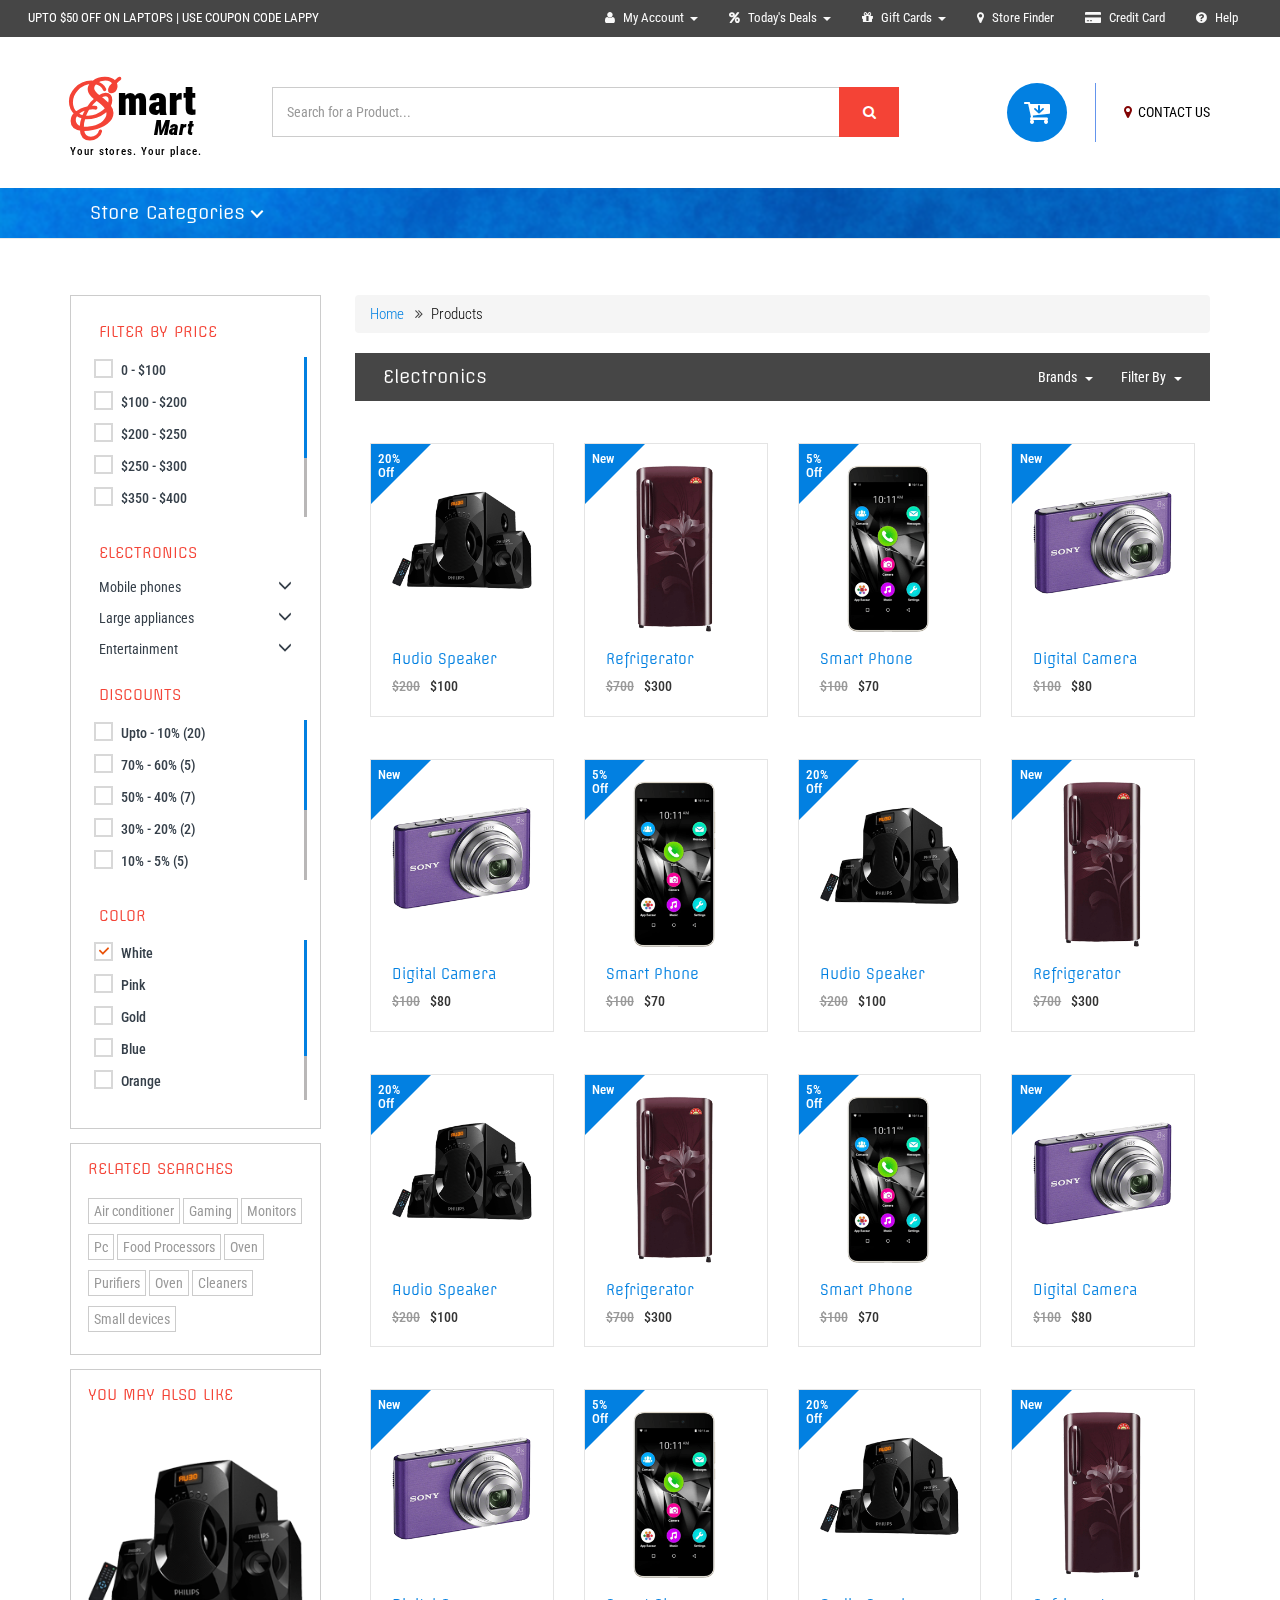
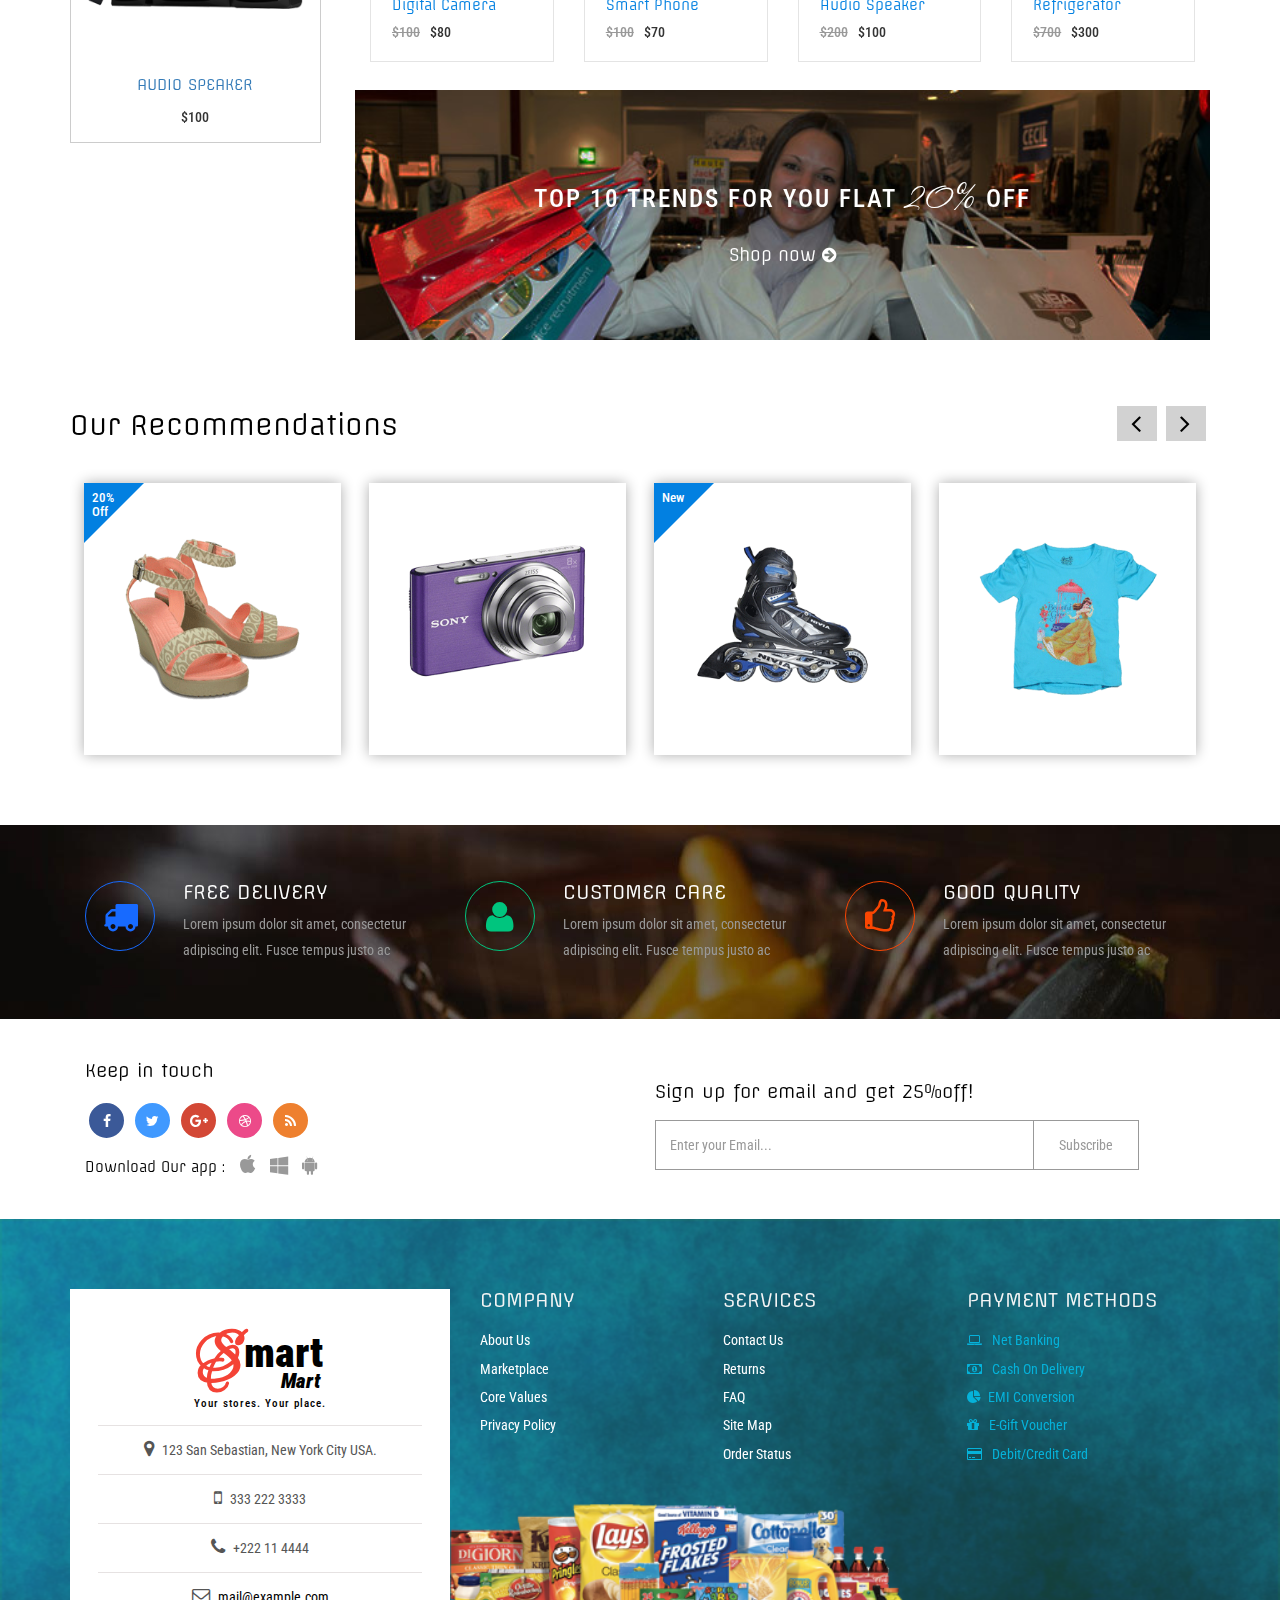
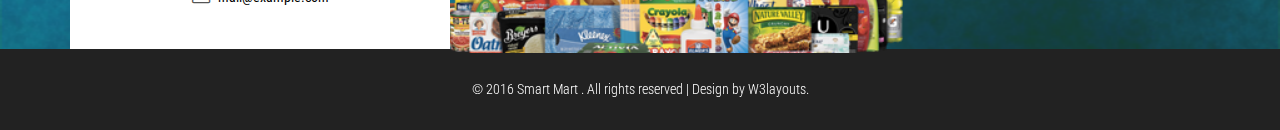
<file: main/products.html>
<!--
Author: W3layouts
Author URL: http://w3layouts.com
License: Creative Commons Attribution 3.0 Unported
License URL: http://creativecommons.org/licenses/by/3.0/
-->
<!DOCTYPE html>
<html lang="en">
<head>
<title>Smart Mart an E-commerce Online Shopping Category Flat Bootstrap Responsive Website Template | Products :: w3layouts</title>
<meta name="viewport" content="width=device-width, initial-scale=1">
<meta http-equiv="Content-Type" content="text/html; charset=utf-8" />
<meta name="keywords" content="Smart Mart Responsive web template, Bootstrap Web Templates, Flat Web Templates, Android Compatible web template, 
SmartPhone Compatible web template, free WebDesigns for Nokia, Samsung, LG, SonyEricsson, Motorola web design" />
<script type="application/x-javascript"> addEventListener("load", function() { setTimeout(hideURLbar, 0); }, false);
		function hideURLbar(){ window.scrollTo(0,1); } </script>
<!-- Custom Theme files -->
<link href="css/bootstrap.css" rel="stylesheet" type="text/css" media="all" />
<link href="css/style.css" rel="stylesheet" type="text/css" media="all" /> 
<link href="css/menu.css" rel="stylesheet" type="text/css" media="all" /> <!-- menu style -->  
<link href="css/animate.min.css" rel="stylesheet" type="text/css" media="all" />   
<link href="css/owl.carousel.css" rel="stylesheet" type="text/css" media="all"> <!-- carousel slider -->  
<!-- //Custom Theme files -->
<!-- font-awesome icons -->
<link href="css/font-awesome.css" rel="stylesheet"> 
<!-- //font-awesome icons -->
<!-- js -->
<script src="js/jquery-2.2.3.min.js"></script> 
<script src="js/owl.carousel.js"></script>
<!-- //js --> 
<!-- web-fonts -->
<link href='//fonts.googleapis.com/css?family=Roboto+Condensed:400,300,300italic,400italic,700,700italic' rel='stylesheet' type='text/css'>
<link href='//fonts.googleapis.com/css?family=Lovers+Quarrel' rel='stylesheet' type='text/css'>
<link href='//fonts.googleapis.com/css?family=Offside' rel='stylesheet' type='text/css'>
<link href='//fonts.googleapis.com/css?family=Tangerine:400,700' rel='stylesheet' type='text/css'>
<!-- web-fonts --> 
<!-- scroll to fixed--> 
<script src="js/jquery-scrolltofixed-min.js" type="text/javascript"></script>
<script>
    $(document).ready(function() {

        // Dock the header to the top of the window when scrolled past the banner. This is the default behaviour.

        $('.header-two').scrollToFixed();  
        // previous summary up the page.

        var summaries = $('.summary');
        summaries.each(function(i) {
            var summary = $(summaries[i]);
            var next = summaries[i + 1];

            summary.scrollToFixed({
                marginTop: $('.header-two').outerHeight(true) + 10, 
                zIndex: 999
            });
        });
    });
</script>
<!-- //scroll to fixed--> 
<!-- start-smooth-scrolling -->
<script type="text/javascript" src="js/move-top.js"></script>
<script type="text/javascript" src="js/easing.js"></script>	
<script type="text/javascript">
		jQuery(document).ready(function($) {
			$(".scroll").click(function(event){		
				event.preventDefault();
				$('html,body').animate({scrollTop:$(this.hash).offset().top},1000);
			});
		});
</script>
<!-- //end-smooth-scrolling -->
<!-- smooth-scrolling-of-move-up -->
<script type="text/javascript">
	$(document).ready(function() {
	
		var defaults = {
			containerID: 'toTop', // fading element id
			containerHoverID: 'toTopHover', // fading element hover id
			scrollSpeed: 1200,
			easingType: 'linear' 
		};
		
		$().UItoTop({ easingType: 'easeOutQuart' });
		
	});
</script>
<!-- //smooth-scrolling-of-move-up -->  
<!-- the jScrollPane script -->
<script type="text/javascript" src="js/jquery.jscrollpane.min.js"></script>
<script type="text/javascript" id="sourcecode">
	$(function()
	{
		$('.scroll-pane').jScrollPane();
	});
</script>
<!-- //the jScrollPane script -->
<script type="text/javascript" src="js/jquery.mousewheel.js"></script>
<!-- the mousewheel plugin --> 
</head>
<body>
	<!-- header -->
	<div class="header">
		<div class="w3ls-header"><!--header-one--> 
			<div class="w3ls-header-left">
				<p><a href="#">UPTO $50 OFF ON LAPTOPS | USE COUPON CODE LAPPY </a></p>
			</div>
			<div class="w3ls-header-right">
				<ul>
					<li class="dropdown head-dpdn">
						<a href="#" class="dropdown-toggle" data-toggle="dropdown"><i class="fa fa-user" aria-hidden="true"></i> My Account<span class="caret"></span></a>
						<ul class="dropdown-menu">
							<li><a href="login.html">Login </a></li> 
							<li><a href="signup.html">Sign Up</a></li> 
							<li><a href="login.html">My Orders</a></li>  
							<li><a href="login.html">Wallet</a></li> 
						</ul> 
					</li> 
					<li class="dropdown head-dpdn">
						<a href="#" class="dropdown-toggle" data-toggle="dropdown"><i class="fa fa-percent" aria-hidden="true"></i> Today's Deals<span class="caret"></span></a>
						<ul class="dropdown-menu">
							<li><a href="offers.html">Cash Back Offers</a></li> 
							<li><a href="offers.html">Product Discounts</a></li>
							<li><a href="offers.html">Special Offers</a></li> 
						</ul> 
					</li> 
					<li class="dropdown head-dpdn">
						<a href="#" class="dropdown-toggle" data-toggle="dropdown"><i class="fa fa-gift" aria-hidden="true"></i> Gift Cards<span class="caret"></span></a>
						<ul class="dropdown-menu">
							<li><a href="offers.html">Product Gift card</a></li> 
							<li><a href="offers.html">Occasions Register</a></li>
							<li><a href="offers.html">View Balance</a></li> 
						</ul> 
					</li> 
					<li class="dropdown head-dpdn">
						<a href="contact.html" class="dropdown-toggle"><i class="fa fa-map-marker" aria-hidden="true"></i> Store Finder</a>
					</li> 
					<li class="dropdown head-dpdn">
						<a href="card.html" class="dropdown-toggle"><i class="fa fa-credit-card-alt" aria-hidden="true"></i> Credit Card</a>
					</li> 
					<li class="dropdown head-dpdn">
						<a href="help.html" class="dropdown-toggle"><i class="fa fa-question-circle" aria-hidden="true"></i> Help</a>
					</li>
				</ul>
			</div>
			<div class="clearfix"> </div> 
		</div>
		<div class="header-two"><!-- header-two -->
			<div class="container">
				<div class="header-logo">
					<h1><a href="index.html"><span>S</span>mart <i>Mart</i></a></h1>
					<h6>Your stores. Your place.</h6> 
				</div>	
				<div class="header-search">
					<form action="#" method="post">
						<input type="search" name="Search" placeholder="Search for a Product..." required="">
						<button type="submit" class="btn btn-default" aria-label="Left Align">
							<i class="fa fa-search" aria-hidden="true"> </i>
						</button>
					</form>
				</div>
				<div class="header-cart"> 
					<div class="my-account">
						<a href="contact.html"><i class="fa fa-map-marker" aria-hidden="true"></i> CONTACT US</a>						
					</div>
					<div class="cart"> 
						<form action="#" method="post" class="last"> 
							<input type="hidden" name="cmd" value="_cart" />
							<input type="hidden" name="display" value="1" />
							<button class="w3view-cart" type="submit" name="submit" value=""><i class="fa fa-cart-arrow-down" aria-hidden="true"></i></button>
						</form>  
					</div>
					<div class="clearfix"> </div> 
				</div> 
				<div class="clearfix"> </div>
			</div>		
		</div><!-- //header-two -->
		<div class="header-three"><!-- header-three -->
			<div class="container">
				<div class="menu">
					<div class="cd-dropdown-wrapper">
						<a class="cd-dropdown-trigger" href="#0">Store Categories</a>
						<nav class="cd-dropdown"> 
							<a href="#0" class="cd-close">Close</a>
							<ul class="cd-dropdown-content"> 
								<li><a href="offers.html">Today's Offers</a></li>
								<li class="has-children">
									<!-- <a href="#">Electronics</a>  -->
									<ul class="cd-secondary-dropdown is-hidden">
										<li class="go-back"><a href="#">Menu</a></li>
										<li class="see-all"><a href="products.html">All Electronics</a></li>
										<li class="has-children">
											<a href="#">MOBILE PHONES</a>  
											<ul class="is-hidden"> 
												<li class="go-back"><a href="#">All Electronics</a></li> 
												<li class="has-children">
													<a href="#0">SmartPhones</a> 
													<ul class="is-hidden"> 
														<li class="go-back"><a href="#"> </a></li>
														<li><a href="products.html">Android</a></li>
														<li><a href="products.html">Windows</a></li>
														<li><a href="products.html">Black berry</a></li>
													</ul>
												</li>
												<li> <a href="products.html">IPhones</a> </li>
												<li><a href="products.html">Tablets</a></li>
												<li><a href="products.html">IPad</a></li>
												<li><a href="products.html">Feature Phones</a></li> 
											</ul>
										</li> 
										<li class="has-children">
											<a href="#">LARGE APPLIANCES</a> 
											<ul class="is-hidden"> 
												<li class="go-back"><a href="#">All Electronics </a></li>
												<li><a href="products.html">Refrigerators</a></li> 
												<li><a href="products.html">Washing Machine</a></li>
												<li><a href="products.html">Office Technology</a></li>
												<li><a href="products.html">Air conditioner</a></li>
												<li><a href="products.html">Home Automation</a></li>
											</ul>
										</li> 
										<li class="has-children">
											<a href="#">ENTERTAINMENT</a> 
											<ul class="is-hidden"> 
												<li class="go-back"><a href="#">All Electronics</a></li>
												<li><a href="products.html">Tv & Accessories</a></li>
												<li><a href="products.html">Digital Camera</a></li>
												<li><a href="products.html">Gaming</a></li>
												<li><a href="products.html">Home Audio & Theater</a></li>
												<li class="has-children">
													<a href="#">Computer</a>
													<ul class="is-hidden">
														<li class="go-back"><a href="#"> </a></li> 
														<li><a href="products.html">Laptop </a></li>
														<li><a href="products.html">Gaming PC</a></li>
														<li><a href="products.html">Monitors</a></li>
														<li><a href="products.html">Networking</a></li>
														<li><a href="products.html">Printers & Supplies</a></li>
														<li><a href="products.html">Accessories</a></li>
													</ul>
												</li> 
											</ul>
										</li> 
										<li class="has-children">
											<a href="#">HOME APPLIANCES</a> 
											<ul class="is-hidden">
												<li class="go-back"><a href="#0">All Electronics </a></li>
												<li class="has-children"><a href="#">Kitchen appliances</a>
													<ul class="is-hidden">
														<li class="go-back"><a href="#0"> </a></li>
														<li><a href="products.html">Rice Cookers</a></li>
														<li><a href="products.html">Mixer Juicer</a></li>
														<li><a href="products.html">Grinder</a></li>
														<li><a href="products.html">Blenders & Choppers</a></li>
														<li><a href="products.html">Microwave Oven</a></li>
														<li><a href="products.html">Food Processors</a></li>
													</ul>
												</li>
												<li><a href="products.html">Purifiers</a></li>
												<li><a href="products.html">Geysers</a></li>
												<li><a href="products.html">Gas Stove</a></li>
												<li><a href="products.html">Vacuum Cleaner</a></li>
												<li><a href="products.html">Sewing Machine</a></li> 
												<li><a href="products.html">Heaters & Fans</a></li>
											</ul>
										</li>
										<li class="has-children">
											<a href="#">SMALL DEVICES</a> 
											<ul class="is-hidden"> 
												<li class="go-back"><a href="#0">All Electronics </a></li>
												<li><a href="products.html">Wifi Dongle</a></li>
												<li><a href="products.html">Router & Modem</a></li>
												<li class="has-children"><a href="#">Storage Devices</a>
													<ul class="is-hidden">
														<li class="go-back"><a href="#0"> </a></li>
														<li><a href="products.html">Cloud Storage</a></li>
														<li><a href="products.html">Hard Disk</a></li>
														<li><a href="products.html">SSD</a></li>
														<li><a href="products.html">Pen Drive</a></li>
														<li><a href="products.html">Memory card</a></li> 
														<li><a href="products.html">Security Devices</a></li> 
													</ul>
												</li> 
												<li><a href="products.html">Office Supplies</a></li>
												<li><a href="products.html">Cut the Cable</a></li>
												<li><a href="products.html">Auto Electronics</a></li>  
											</ul>
										</li>
										<li class="has-children">
											<a href="#">PERSONAL CARE</a> 
											<ul class="is-hidden"> 
												<li class="go-back"><a href="#0">All Electronics </a></li>
												<li><a href="products.html">Epilator</a></li> 
												<li><a href="products.html">Hair Styler</a></li>
												<li><a href="products.html">Trimmer & Shaver</a></li>
												<li><a href="products.html">Health Care</a></li> 
												<li><a href="products.html">cables</a></li>
											</ul>
										</li>
									</ul> <!-- .cd-secondary-dropdown --> 
								</li> <!-- .has-children -->
								<li class="has-children">
									<!-- <a href="#">Fashion Store</a>  -->
									<ul class="cd-secondary-dropdown is-hidden">
										<li class="go-back"><a href="#">Menu</a></li>
										<li class="see-all"><a href="products1.html">All Fashion Stores</a></li>
										<li class="has-children">
											<a href="#">GIRLS' CLOTHING</a> 
											<ul class="is-hidden">  
												<li class="go-back"><a href="#">All Fashion Stores</a></li>
												<li><a href="products1.html">Ethnic wear </a></li>
												<li><a href="products1.html">Maternity wear</a></li>
												<li><a href="products1.html">inner & nightwear </a></li>
												<li><a href="products1.html">casual wear </a></li>
												<li><a href="products1.html">formal wear</a></li>
												<li><a href="products1.html">Sports wear</a></li>
											</ul>
										</li> 
										<li class="has-children">
											<a href="#">BOYS' CLOTHING</a> 
											<ul class="is-hidden">  
												<li class="go-back"><a href="#">All Fashion Stores</a></li>
												<li><a href="products1.html">Jeans</a></li>  
												<li><a href="products1.html">Casual wear</a></li> 
												<li><a href="products1.html">Shorts</a></li> 
												<li><a href="products1.html">T-Shirts & Polos</a></li> 
												<li><a href="products1.html">Trousers & Chinos</a></li> 
											</ul>
										</li> 
										<li class="has-children">
											<a href="#">JACKETS</a> 
											<ul class="is-hidden">
												<li class="go-back"><a href="#">All Fashion Stores</a></li>
												<li><a href="products1.html">Blazers</a></li>
												<li><a href="products1.html">Bomber jackets</a></li>
												<li><a href="products1.html">Denim Jackets</a></li>
												<li><a href="products1.html">Duffle Coats</a></li>
												<li><a href="products1.html">Leather Jackets</a></li>
												<li><a href="products1.html">Parkas</a></li>
											</ul>
										</li> 
										<li class="has-children">
											<a href="#">ACCESSORIES </a> 
											<ul class="is-hidden"> 
												<li class="go-back"><a href="#">All Fashion Stores</a></li>
												<li><a href="products1.html">Watches </a></li>
												<li><a href="products1.html">Eyewear </a></li>
												<li><a href="products1.html">Jewellery </a></li>
												<li class="has-children">
													<a href="#">Footwear </a>  
													<ul class="is-hidden">
														<li class="go-back"><a href="#"> </a></li>
														<li><a href="products1.html">Ethnic</a></li>  
														<li><a href="products1.html">Casual wear</a></li>
														<li><a href="products1.html">Sports Shoes</a></li>
														<li><a href="products1.html">Boots</a></li>
													</ul> 
												</li> 
												<li><a href="products1.html">Stoles & Scarves</a></li>
												<li><a href="products1.html">Handbags</a></li>
											</ul>
										</li>
										<li class="has-children">
											<a href="#">BEAUTY</a> 
											<ul class="is-hidden">
												<li class="go-back"><a href="#">All Fashion Stores</a></li>
												<li><a href="products1.html">Perfumes & Deos</a></li>
												<li><a href="products1.html">Lipsticks & Nail Polish</a></li>
												<li><a href="products1.html">Beauty Gift Hampers</a></li> 
												<li><a href="products1.html">Personal Grooming</a></li>
												<li><a href="products1.html">Travel bags</a></li>
											</ul>
										</li>
										<li class="has-children">
											<a href="products1.html">PERSONAL CARE</a> 
											<ul class="is-hidden"> 
												<li class="go-back"><a href="#">All Fashion Stores</a></li>
												<li><a href="products1.html">Face Care</a></li>
												<li><a href="products1.html">Nail Care</a></li>
												<li><a href="products1.html">Hair Care</a></li>
												<li><a href="products1.html">Body Care</a></li>
												<li><a href="products1.html">Bath & Spa</a></li>   
											</ul>
										</li>
									</ul> <!-- .cd-secondary-dropdown --> 
								</li> <!-- .has-children -->
								<li class="has-children">
									<a href="products2.html">Toys</a> 
									<ul class="cd-secondary-dropdown is-hidden"> 
										<li class="go-back"><a href="#">Menu</a></li>
										<li class="see-all"><a href="products2.html">All Kids Fashions</a></li>
										 
										
										<li class="has-children">
											<a href="#">Baby Care</a>
											<ul class="is-hidden"> 
												<li class="go-back"><a href="#">All Kids Fashions</a></li>
												<li><a href="products2.html">Lotions, Oil & Powder </a></li> 
												<li><a href="products2.html">Soaps, Shampoo </a></li>
												<li><a href="products2.html">Bath Towels</a></li> 
												<li class="has-children">
													<a href="#">Feeding</a> 
													<ul class="is-hidden">
														<li class="go-back"><a href="#"> </a></li> 
														<li><a href="products2.html">Baby Food </a></li>
														<li><a href="products2.html">Bottle Feeding </a></li>
														<li><a href="products2.html">Breast Feeding</a></li>  
													</ul>
												</li>  
												<li><a href="products2.html">Toddlers' Rooms</a></li> 	
											</ul><!-- .cd-secondary-dropdown --> 
										</li> <!-- .has-children -->								
									
						
										</li> 
									</ul><!-- .cd-secondary-dropdown --> 
								</li> <!-- .has-children --> 
								<li class="has-children">
									<a href="#">Home</a> 
									<ul class="cd-secondary-dropdown is-hidden">
										<li class="go-back"><a href="#">Menu</a></li>
										<li class="see-all"><a href="products3.html">All Products</a></li>
										<li class="has-children">
											<a href="#">Kitchen Uses</a> 
											<ul class="is-hidden">  
												<li class="go-back"><a href="#"></a></li>
												<li><a href="products3.html">Dinner Sets </a></li> 
												<li><a href="products3.html">Cookware & Bakeware </a></li>
												<li><a href="products3.html">Containers & Jars </a></li>
												<li><a href="products3.html">Kitchen Tools </a></li>
												<li><a href="products3.html">Food Storage</a></li>
												<li><a href="products3.html">Casseroles</a></li>
											</ul>
										</li> 

								 
							
									
										
							  
								<li class="has-children">
									<a href="#">Sports, Fitness & Outdoor</a>
									<ul class="cd-secondary-dropdown is-hidden">
										<li class="go-back"><a href="#">Menu</a></li>
										<li class="see-all"><a href="products4.html">All Products</a></li>
										<li class="has-children">
											<a href="#">Single Sports </a> 
											<ul class="is-hidden">
												<li class="go-back"><a href="#"></a></li>
												<li><a href="products4.html">Bikes </a></li> 
												<li><a href="products4.html">Fishing  </a></li>
												<li><a href="products4.html">Cycling </a></li>
										
											</ul>
										</li> 
										<li class="has-children">
											<a href="#">Team Sports</a> 
											<ul class="is-hidden"> 
												<li class="go-back"><a href="#"></a></li>
												<li><a href="products4.html">Cricket </a></li> 
												<li><a href="products4.html">Badminton </a></li>
												<li><a href="products4.html">Swimming Gear </a></li>
												<li><a href="products4.html">Sports Apparel </a></li>
												<li><a href="products4.html">Indoor games</a></li>
											</ul>
										</li> 
										
										<li class="has-children">
											<a href="#">Camping </a> 
											<ul class="is-hidden">
												<li class="go-back"><a href="#"></a></li>
												<li><a href="products4.html"> Airbeds</a></li> 
												<li><a href="products4.html">Tents </a></li>
												<li><a href="products4.html">Gazebo's & Shelters</a></li>
												<li><a href="products4.html">Coolers </a></li>
												<li><a href="products4.html">Canopies</a></li>
												<li><a href="products4.html">Sleeping Bags</a></li>
											</ul>
										</li> 
										
										<li class="has-children">
											<a href="#">Other</a> 
											<ul class="is-hidden">
												<li class="go-back"><a href="#"></a></li>
												<li><a href="products4.html">Riding Gears & More </a></li> 
												<li><a href="products4.html">Body Massagers </a></li>
												<li><a href="products4.html">Health Monitors </a></li>
												<li><a href="products4.html">Health Drinks </a></li> 
											</ul>
										</li> 	
									</ul><!-- .cd-secondary-dropdown --> 
								</li> <!-- .has-children -->  
								<li class="has-children">
									<a href="#">Grocery store</a>
									<ul class="cd-secondary-dropdown is-hidden">
										<li class="go-back"><a href="#">Menu</a></li>
										<li class="see-all"><a href="products5.php">All Products</a></li>
										<li class="has-children">
											<a href="#">Veggies & Fruits </a> 
											<ul class="is-hidden">
												<li class="go-back"><a href="#"></a></li>
												<li><a href="products5.php">Vegetables </a></li> 
												<li><a href="products5.php">Fruits </a></li>
												<li><a href="products5.php">Dry Fruits</a></li> 
												<li><a href="products5.php">Snacks & Cookies </a></li>
												<li><a href="products5.php">Breakfast & Cereal</a></li> 
											</ul> 
										</li> 
										<li class="has-children">
											<a href="#">Packet Food</a> 
											<ul class="is-hidden">
												<li class="go-back"><a href="#"></a></li>
												<li><a href="products5.php">Beverages </a></li> 
												<li><a href="products5.php">Baking </a></li>
												<li><a href="products5.php">Emergency Food </a></li>
												<li><a href="products5.php">Candy & Gum </a></li>
												<li><a href="products5.php">Meals & Pasta </a></li>
											</ul>
										</li> 
										<li class="has-children">
											<a href="#">Shop All Pets </a> 
											<ul class="is-hidden">
												<li class="go-back"><a href="#"></a></li>
												<li><a href="products5.php">Dogs </a></li>  
												<li><a href="products5.php">Fish </a></li>												
												<li><a href="products5.php">Cats</a></li>
												<li><a href="products5.php">Birds </a></li>
												<li><a href="products5.php">Pet Food </a></li>
											</ul>
										</li>
										<li class="has-children">
											<a href="#">Household Essentials </a> 
											<ul class="is-hidden"> 
												<li class="go-back"><a href="#"></a></li>
												<li><a href="products5.php">Laundry Room </a></li> 
												<li><a href="products5.php">Paper & Plastic</a></li>
												<li><a href="products5.php">Pest Control </a></li>
												<li><a href="products5.php">Batteries </a></li> 
											</ul>
										</li> 
										<li class="has-children">
											<a href="#">Food Shops </a> 
											<ul class="is-hidden">
												<li class="go-back"><a href="#"></a></li>
												<li><a href="products5.php">Fresh Food</a></li> 
												<li><a href="products5.php">Food Gifts </a></li>
												<li><a href="products5.php">Frozen Food </a></li>
												<li><a href="products5.php">Organic </a></li>
												<li><a href="products5.php">Gluten Free </a></li>
											</ul>
										</li> 
										<li class="has-children">
											<a href="#">Tips </a> 
											<ul class="is-hidden">
												<li class="go-back"><a href="#"></a></li>
												<li><a href="products5.php">Pets Growth</a></li> 
												<li><a href="products5.php">Recipes </a></li>
												<li><a href="products5.php">Snacks</a></li>
												<li><a href="products5.php">Nutrition</a></li> 
											</ul>
										</li> 
									</ul><!-- .cd-secondary-dropdown --> 
								</li> <!-- .has-children -->  
								<li class="has-children">
									<a href="#">Photo, Gifts & Office Supplies</a>
									<ul class="cd-secondary-dropdown is-hidden">
										<li class="go-back"><a href="#">Menu</a></li>
										<li class="see-all"><a href="products6.html">All Products</a></li>
										<li class="has-children">
											<a href="#">Trending Now </a> 
											<ul class="is-hidden">
												<li class="go-back"><a href="#"></a></li>
												<li><a href="products6.html">Best Priced</a></li> 
												<li><a href="products6.html">Chocolates </a></li>
												<li><a href="products6.html">Gift Cards </a></li>
												<li><a href="products6.html">Fashion & Accessories </a></li>
												<li><a href="products6.html">Decorative Plants </a></li>
											</ul>
										</li> 
										<li class="has-children">
											<a href="#">Photos </a> 
											<ul class="is-hidden">
												<li class="go-back"><a href="#"></a></li>
												<li><a href="products6.html">Shelf animation </a></li> 
												<li><a href="products6.html">3D-rendered </a></li>
												<li><a href="products6.html">gift builder </a></li>
												<li><a href="products6.html">Frames</a></li>
												<li><a href="products6.html">Wall Decor</a></li>
											</ul>
										</li> 
										<li class="has-children">
											<a href="#">Gifts </a> 
											<ul class="is-hidden">	
												<li class="go-back"><a href="#"></a></li>
												<li><a href="products6.html">Personalized Gifts </a></li> 
												<li><a href="products6.html">Flowers </a></li>
												<li><a href="products6.html">Cards & Toys</a></li>
												<li><a href="products6.html">Show pieces </a></li>
												<li><a href="products6.html">Photo Books</a></li>
											</ul>
										</li>
										<li class="has-children">
											<a href="#">Favourite Brands </a> 
											<ul class="is-hidden">
												<li class="go-back"><a href="#"></a></li>
												<li><a href="products6.html">Archies </a></li> 
												<li><a href="products6.html">Jewel Fuel </a></li>
												<li><a href="products6.html">Ferns N Petals </a></li>
												<li><a href="products6.html">Happily Unmarried</a></li>
												<li><a href="products6.html">Chumbak</a></li>
											</ul>
										</li> 
										<li class="has-children">
											<a href="#">Office</a> 
											<ul class="is-hidden"> 
												<li class="go-back"><a href="#"></a></li>
												<li><a href="products6.html">Calendars</a></li> 
												<li><a href="products6.html">Mousepads</a></li>
												<li><a href="products6.html">Phone Cases</a></li>
												<li><a href="products6.html">Tablet & Laptop Cases</a></li>
												<li><a href="products6.html">Mounted Photos</a></li>
											</ul>
										</li> 
										<li class="has-children">
											<a href="#">Combos </a> 
											<ul class="is-hidden">
												<li class="go-back"><a href="#"></a></li>
												<li><a href="products6.html">Chocolates </a></li> 
												<li><a href="products6.html">Dry Fruits</a></li>
												<li><a href="products6.html">Sweets</a></li>
												<li><a href="products6.html">Snacks</a></li>
												<li><a href="products6.html">Cakes</a></li>
											</ul>
										</li> 
									</ul><!-- .cd-secondary-dropdown --> 
								</li> 
								<li class="has-children">
									<a href="#">Health, Beauty & Pharmacy</a>
									<ul class="cd-secondary-dropdown is-hidden">
										<li class="go-back"><a href="#">Menu</a></li>
										<li class="see-all"><a href="products7.html">All Products</a></li>
										<li class="has-children">
											<a href="#">Health</a> 
											<ul class="is-hidden">
												<li class="go-back"><a href="#"></a></li>
												<li><a href="products7.html">Home Health Care </a></li> 
												<li><a href="products7.html">Sports Nutrition </a></li>
												<li><a href="products7.html">Vision </a></li>
												<li><a href="products7.html">Vitamins </a></li>
												<li><a href="products7.html">Diet & Nutrition </a></li>
											</ul>
										</li> 
										<li class="has-children">
											<a href="#">Health Tips</a> 
											<ul class="is-hidden">
												<li class="go-back"><a href="#"></a></li>
												<li><a href="products7.html">Diet</a></li> 
												<li><a href="products7.html">Exercise Tips  </a></li>
												<li><a href="products7.html">Vitamin Balance</a></li>
												<li><a href="products7.html">Health Insurance</a></li>
												<li><a href="products7.html">Funeral</a></li>
											</ul>
										</li> 
										<li class="has-children">
											<a href="#">Beauty </a> 
											<ul class="is-hidden">
												<li class="go-back"><a href="#"></a></li>
												<li><a href="products7.html">Massage & Spa </a></li> 
												<li><a href="products7.html">Face Wash</a></li>
												<li><a href="products7.html">Facial Cleanser</a></li>
												<li><a href="products7.html">Makeup </a></li>
												<li><a href="products7.html">Beauty Tips</a></li>
											</ul>
										</li>
										<li class="has-children">
											<a href="#">Pharmacy </a> 
											<ul class="is-hidden">
												<li class="go-back"><a href="#"></a></li>
												<li><a href="products7.html">Home Delivery </a></li> 
												<li><a href="products7.html">History & Reports </a></li>
												<li><a href="products7.html">Transfer Prescriptions </a></li>
												<li><a href="products7.html">Health CheckUp</a></li>
												<li><a href="products7.html">Mobile App</a></li>
											</ul>
										</li> 
										<li class="has-children">
											<a href="#">Pharmacy Center </a> 
											<ul class="is-hidden">
												<li class="go-back"><a href="#"></a></li>
												<li><a href="products7.html">Diabetes Shop </a></li> 
												<li><a href="products7.html">Medicine Cabinet </a></li>
												<li><a href="products7.html">Vitamin Selector</a></li>
												<li><a href="products7.html">Pharmacy Help</a></li> 
											</ul>
										</li>  
									</ul><!-- .cd-secondary-dropdown --> 
								</li>
								
								<li class="has-children">
									<a href="#">Books</a>
									<ul class="cd-secondary-dropdown is-hidden">
										<li class="go-back"><a href="#">Menu</a></li>
										<li class="see-all"><a href="products9.html">All Products</a></li>
										<li class="has-children">
											<a href="#">Books</a> 
											<ul class="is-hidden">
												<li class="go-back"><a href="#"></a></li>
												<li class="has-children"><a href="#">Exam books </a>
													<ul class="is-hidden">
														<li class="go-back"><a href="#"> </a></li>
														<li><a href="products9.html">CAT/MAT/XAT</a></li>
														<li><a href="products9.html">Civil Services</a></li>
														<li><a href="products9.html">AFCAT</a></li>
														<li><a href="products9.html">New Releases</a></li>
													</ul>												
												</li>
												<li><a href="products9.html">Academic Text </a></li>
												<li><a href="products9.html">Romance Books </a></li>
												<li><a href="products9.html">Journals </a></li>
												<li><a href="products9.html">Children's & Teen Books </a></li>
											</ul>
										</li> 
										
									
								<li><a href="sitemap.html">Full Site Directory </a></li>  
							</ul> <!-- .cd-dropdown-content -->
						</nav> <!-- .cd-dropdown -->
					</div> <!-- .cd-dropdown-wrapper -->	 
				</div>
				<div class="move-text">
					<div class="marquee"><a href="offers.html"> New collections are available here...... <span>Get extra 10% off on everything | no extra taxes </span> <span> Try shipping pass free for 15 days with unlimited</span></a></div>
					<script type="text/javascript" src="js/jquery.marquee.min.js"></script>
					<script>
					  $('.marquee').marquee({ pauseOnHover: true });
					  //@ sourceURL=pen.js
					</script>
				</div>
			</div>
		</div>
	</div>
	<!-- //header --> 	
	<!-- products -->
	<div class="products">	 
		<div class="container">
			<div class="col-md-9 product-w3ls-right">
				<!-- breadcrumbs --> 
				<ol class="breadcrumb breadcrumb1">
					<li><a href="index.html">Home</a></li>
					<li class="active">Products</li>
				</ol> 
				<div class="clearfix"> </div>
				<!-- //breadcrumbs -->
				<div class="product-top">
					<h4>Electronics</h4>
					<ul> 
						<li class="dropdown head-dpdn">
							<a href="#" class="dropdown-toggle" data-toggle="dropdown">Filter By<span class="caret"></span></a>
							<ul class="dropdown-menu">
								<li><a href="#">Low price</a></li> 
								<li><a href="#">High price</a></li>
								<li><a href="#">Latest</a></li> 
								<li><a href="#">Popular</a></li> 
							</ul> 
						</li>
						<li class="dropdown head-dpdn">
							<a href="#" class="dropdown-toggle" data-toggle="dropdown">Brands<span class="caret"></span></a>
							<ul class="dropdown-menu">
								<li><a href="#">Samsung</a></li> 
								<li><a href="#">LG</a></li>
								<li><a href="#">Sony</a></li> 
								<li><a href="#">Other</a></li> 
							</ul> 
						</li>
					</ul> 
					<div class="clearfix"> </div>
				</div>
				<div class="products-row">
					<div class="col-md-3 product-grids"> 
						<div class="agile-products">
							<div class="new-tag"><h6>20%<br>Off</h6></div>
							<a href="single.html"><img src="images/e1.png" class="img-responsive" alt="img"></a>
							<div class="agile-product-text">              
								<h5><a href="single.html">Audio speaker</a></h5> 
								<h6><del>$200</del> $100</h6> 
								<form action="#" method="post">
									<input type="hidden" name="cmd" value="_cart" />
									<input type="hidden" name="add" value="1" /> 
									<input type="hidden" name="w3ls_item" value="Audio speaker" /> 
									<input type="hidden" name="amount" value="100.00" /> 
									<button type="submit" class="w3ls-cart pw3ls-cart"><i class="fa fa-cart-plus" aria-hidden="true"></i> Add to cart</button>
								</form> 
							</div>
						</div> 
					</div>
					<div class="col-md-3 product-grids">
						<div class="agile-products">
							<div class="new-tag"><h6>New</h6></div>
							<a href="single.html"><img src="images/e2.png" class="img-responsive" alt="img"></a>
							<div class="agile-product-text">              
								<h5><a href="single.html">Refrigerator</a></h5> 
								<h6><del>$700</del> $300</h6> 
								<form action="#" method="post">
									<input type="hidden" name="cmd" value="_cart" />
									<input type="hidden" name="add" value="1" /> 
									<input type="hidden" name="w3ls_item" value="Refrigerator" /> 
									<input type="hidden" name="amount" value="300.00" /> 
									<button type="submit" class="w3ls-cart pw3ls-cart"><i class="fa fa-cart-plus" aria-hidden="true"></i> Add to cart</button>
								</form>
							</div>
						</div>
					</div>
					<div class="col-md-3 product-grids"> 
						<div class="agile-products">
							<div class="new-tag"><h6>5% <br> Off</h6></div>
							<a href="single.html"><img src="images/e3.png" class="img-responsive" alt="img"></a>
							<div class="agile-product-text">              
								<h5><a href="single.html">Smart Phone</a></h5> 
								<h6><del>$100</del> $70</h6> 
								<form action="#" method="post">
									<input type="hidden" name="cmd" value="_cart"/>
									<input type="hidden" name="add" value="1"/> 
									<input type="hidden" name="w3ls_item" value="Smart Phone"/> 
									<input type="hidden" name="amount" value="70.00"/> 
									<button type="submit" class="w3ls-cart pw3ls-cart"><i class="fa fa-cart-plus" aria-hidden="true"></i> Add to cart</button>
								</form>
							</div>
						</div>  
					</div>
					<div class="col-md-3 product-grids">
						<div class="agile-products">
							<div class="new-tag"><h6>New</h6></div>
							<a href="single.html"><img src="images/e4.png" class="img-responsive" alt="img"></a>
							<div class="agile-product-text">              
								<h5><a href="single.html">Digital Camera</a></h5> 
								<h6><del>$100</del> $80</h6> 
								<form action="#" method="post">
									<input type="hidden" name="cmd" value="_cart"/>
									<input type="hidden" name="add" value="1"/> 
									<input type="hidden" name="w3ls_item" value="Digital Camera"/> 
									<input type="hidden" name="amount" value="80.00"/> 
									<button type="submit" class="w3ls-cart pw3ls-cart"><i class="fa fa-cart-plus" aria-hidden="true"></i> Add to cart</button>
								</form>
							</div>
						</div>
					</div> 
					<div class="col-md-3 product-grids">
						<div class="agile-products">
							<div class="new-tag"><h6>New</h6></div>
							<a href="single.html"><img src="images/e4.png" class="img-responsive" alt="img"></a>
							<div class="agile-product-text">              
								<h5><a href="single.html">Digital Camera</a></h5> 
								<h6><del>$100</del> $80</h6> 
								<form action="#" method="post">
									<input type="hidden" name="cmd" value="_cart"/>
									<input type="hidden" name="add" value="1"/> 
									<input type="hidden" name="w3ls_item" value="Digital Camera"/> 
									<input type="hidden" name="amount" value="80.00"/> 
									<button type="submit" class="w3ls-cart pw3ls-cart"><i class="fa fa-cart-plus" aria-hidden="true"></i> Add to cart</button>
								</form>
							</div>
						</div>
					</div>
					<div class="col-md-3 product-grids"> 
						<div class="agile-products">
							<div class="new-tag"><h6>5% <br> Off</h6></div>
							<a href="single.html"><img src="images/e3.png" class="img-responsive" alt="img"></a>
							<div class="agile-product-text">              
								<h5><a href="single.html">Smart Phone</a></h5> 
								<h6><del>$100</del> $70</h6> 
								<form action="#" method="post">
									<input type="hidden" name="cmd" value="_cart"/>
									<input type="hidden" name="add" value="1"/> 
									<input type="hidden" name="w3ls_item" value="Smart Phone"/> 
									<input type="hidden" name="amount" value="70.00"/> 
									<button type="submit" class="w3ls-cart pw3ls-cart"><i class="fa fa-cart-plus" aria-hidden="true"></i> Add to cart</button>
								</form>
							</div>
						</div>  
					</div> 
					<div class="col-md-3 product-grids"> 
						<div class="agile-products">
							<div class="new-tag"><h6>20%<br>Off</h6></div>
							<a href="single.html"><img src="images/e1.png" class="img-responsive" alt="img"></a>
							<div class="agile-product-text">              
								<h5><a href="single.html">Audio speaker</a></h5> 
								<h6><del>$200</del> $100</h6> 
								<form action="#" method="post">
									<input type="hidden" name="cmd" value="_cart" />
									<input type="hidden" name="add" value="1" /> 
									<input type="hidden" name="w3ls_item" value="Audio speaker" /> 
									<input type="hidden" name="amount" value="100.00" /> 
									<button type="submit" class="w3ls-cart pw3ls-cart"><i class="fa fa-cart-plus" aria-hidden="true"></i> Add to cart</button>
								</form> 
							</div>
						</div> 
					</div> 
					<div class="col-md-3 product-grids">
						<div class="agile-products">
							<div class="new-tag"><h6>New</h6></div>
							<a href="single.html"><img src="images/e2.png" class="img-responsive" alt="img"></a>
							<div class="agile-product-text">              
								<h5><a href="single.html">Refrigerator</a></h5> 
								<h6><del>$700</del> $300</h6> 
								<form action="#" method="post">
									<input type="hidden" name="cmd" value="_cart" />
									<input type="hidden" name="add" value="1" /> 
									<input type="hidden" name="w3ls_item" value="Refrigerator" /> 
									<input type="hidden" name="amount" value="300.00" /> 
									<button type="submit" class="w3ls-cart pw3ls-cart"><i class="fa fa-cart-plus" aria-hidden="true"></i> Add to cart</button>
								</form>
							</div>
						</div>
					</div> 
					<div class="col-md-3 product-grids"> 
						<div class="agile-products">
							<div class="new-tag"><h6>20%<br>Off</h6></div>
							<a href="single.html"><img src="images/e1.png" class="img-responsive" alt="img"></a>
							<div class="agile-product-text">              
								<h5><a href="single.html">Audio speaker</a></h5> 
								<h6><del>$200</del> $100</h6> 
								<form action="#" method="post">
									<input type="hidden" name="cmd" value="_cart" />
									<input type="hidden" name="add" value="1" /> 
									<input type="hidden" name="w3ls_item" value="Audio speaker" /> 
									<input type="hidden" name="amount" value="100.00" /> 
									<button type="submit" class="w3ls-cart pw3ls-cart"><i class="fa fa-cart-plus" aria-hidden="true"></i> Add to cart</button>
								</form> 
							</div>
						</div> 
					</div>
					<div class="col-md-3 product-grids">
						<div class="agile-products">
							<div class="new-tag"><h6>New</h6></div>
							<a href="single.html"><img src="images/e2.png" class="img-responsive" alt="img"></a>
							<div class="agile-product-text">              
								<h5><a href="single.html">Refrigerator</a></h5> 
								<h6><del>$700</del> $300</h6> 
								<form action="#" method="post">
									<input type="hidden" name="cmd" value="_cart" />
									<input type="hidden" name="add" value="1" /> 
									<input type="hidden" name="w3ls_item" value="Refrigerator" /> 
									<input type="hidden" name="amount" value="300.00" /> 
									<button type="submit" class="w3ls-cart pw3ls-cart"><i class="fa fa-cart-plus" aria-hidden="true"></i> Add to cart</button>
								</form>
							</div>
						</div>
					</div>
					<div class="col-md-3 product-grids"> 
						<div class="agile-products">
							<div class="new-tag"><h6>5% <br> Off</h6></div>
							<a href="single.html"><img src="images/e3.png" class="img-responsive" alt="img"></a>
							<div class="agile-product-text">              
								<h5><a href="single.html">Smart Phone</a></h5> 
								<h6><del>$100</del> $70</h6> 
								<form action="#" method="post">
									<input type="hidden" name="cmd" value="_cart"/>
									<input type="hidden" name="add" value="1"/> 
									<input type="hidden" name="w3ls_item" value="Smart Phone"/> 
									<input type="hidden" name="amount" value="70.00"/> 
									<button type="submit" class="w3ls-cart pw3ls-cart"><i class="fa fa-cart-plus" aria-hidden="true"></i> Add to cart</button>
								</form>
							</div>
						</div>  
					</div>
					<div class="col-md-3 product-grids">
						<div class="agile-products">
							<div class="new-tag"><h6>New</h6></div>
							<a href="single.html"><img src="images/e4.png" class="img-responsive" alt="img"></a>
							<div class="agile-product-text">              
								<h5><a href="single.html">Digital Camera</a></h5> 
								<h6><del>$100</del> $80</h6> 
								<form action="#" method="post">
									<input type="hidden" name="cmd" value="_cart"/>
									<input type="hidden" name="add" value="1"/> 
									<input type="hidden" name="w3ls_item" value="Digital Camera"/> 
									<input type="hidden" name="amount" value="80.00"/> 
									<button type="submit" class="w3ls-cart pw3ls-cart"><i class="fa fa-cart-plus" aria-hidden="true"></i> Add to cart</button>
								</form>
							</div>
						</div>
					</div> 
					<div class="col-md-3 product-grids">
						<div class="agile-products">
							<div class="new-tag"><h6>New</h6></div>
							<a href="single.html"><img src="images/e4.png" class="img-responsive" alt="img"></a>
							<div class="agile-product-text">              
								<h5><a href="single.html">Digital Camera</a></h5> 
								<h6><del>$100</del> $80</h6> 
								<form action="#" method="post">
									<input type="hidden" name="cmd" value="_cart"/>
									<input type="hidden" name="add" value="1"/> 
									<input type="hidden" name="w3ls_item" value="Digital Camera"/> 
									<input type="hidden" name="amount" value="80.00"/> 
									<button type="submit" class="w3ls-cart pw3ls-cart"><i class="fa fa-cart-plus" aria-hidden="true"></i> Add to cart</button>
								</form>
							</div>
						</div>
					</div>
					<div class="col-md-3 product-grids"> 
						<div class="agile-products">
							<div class="new-tag"><h6>5% <br> Off</h6></div>
							<a href="single.html"><img src="images/e3.png" class="img-responsive" alt="img"></a>
							<div class="agile-product-text">              
								<h5><a href="single.html">Smart Phone</a></h5> 
								<h6><del>$100</del> $70</h6> 
								<form action="#" method="post">
									<input type="hidden" name="cmd" value="_cart"/>
									<input type="hidden" name="add" value="1"/> 
									<input type="hidden" name="w3ls_item" value="Smart Phone"/> 
									<input type="hidden" name="amount" value="70.00"/> 
									<button type="submit" class="w3ls-cart pw3ls-cart"><i class="fa fa-cart-plus" aria-hidden="true"></i> Add to cart</button>
								</form>
							</div>
						</div>  
					</div> 
					<div class="col-md-3 product-grids"> 
						<div class="agile-products">
							<div class="new-tag"><h6>20%<br>Off</h6></div>
							<a href="single.html"><img src="images/e1.png" class="img-responsive" alt="img"></a>
							<div class="agile-product-text">              
								<h5><a href="single.html">Audio speaker</a></h5> 
								<h6><del>$200</del> $100</h6> 
								<form action="#" method="post">
									<input type="hidden" name="cmd" value="_cart" />
									<input type="hidden" name="add" value="1" /> 
									<input type="hidden" name="w3ls_item" value="Audio speaker" /> 
									<input type="hidden" name="amount" value="100.00" /> 
									<button type="submit" class="w3ls-cart pw3ls-cart"><i class="fa fa-cart-plus" aria-hidden="true"></i> Add to cart</button>
								</form> 
							</div>
						</div> 
					</div> 
					<div class="col-md-3 product-grids">
						<div class="agile-products">
							<div class="new-tag"><h6>New</h6></div>
							<a href="single.html"><img src="images/e2.png" class="img-responsive" alt="img"></a>
							<div class="agile-product-text">              
								<h5><a href="single.html">Refrigerator</a></h5> 
								<h6><del>$700</del> $300</h6> 
								<form action="#" method="post">
									<input type="hidden" name="cmd" value="_cart" />
									<input type="hidden" name="add" value="1" /> 
									<input type="hidden" name="w3ls_item" value="Refrigerator" /> 
									<input type="hidden" name="amount" value="300.00" /> 
									<button type="submit" class="w3ls-cart pw3ls-cart"><i class="fa fa-cart-plus" aria-hidden="true"></i> Add to cart</button>
								</form>
							</div>
						</div>
					</div> 
					<div class="clearfix"> </div>
				</div>
				<!-- add-products --> 
				<div class="w3ls-add-grids w3agile-add-products">
					<a href="#"> 
						<h4>TOP 10 TRENDS FOR YOU FLAT <span>20%</span> OFF</h4>
						<h6>Shop now <i class="fa fa-arrow-circle-right" aria-hidden="true"></i></h6>
					</a>
				</div> 
				<!-- //add-products -->
			</div>
			<div class="col-md-3 rsidebar">
				<div class="rsidebar-top">
					<div class="slider-left">
						<h4>Filter By Price</h4>            
						<div class="row row1 scroll-pane">
							<label class="checkbox"><input type="checkbox" name="checkbox"><i></i>0 - $100 </label>
							<label class="checkbox"><input type="checkbox" name="checkbox"><i></i>$100 - $200 </label> 
							<label class="checkbox"><input type="checkbox" name="checkbox"><i></i>$200 - $250  </label> 
							<label class="checkbox"><input type="checkbox" name="checkbox"><i></i>$250 - $300 </label> 
							<label class="checkbox"><input type="checkbox" name="checkbox"><i></i>$350 - $400 </label> 
							<label class="checkbox"><input type="checkbox" name="checkbox"><i></i>$450 - $500  </label> 
							<label class="checkbox"><input type="checkbox" name="checkbox"><i></i>More</label> 
						</div> 
					</div>
					<div class="sidebar-row">
						<h4> Electronics</h4>
						<ul class="faq">
							<li class="item1"><a href="#">Mobile phones<span class="glyphicon glyphicon-menu-down"></span></a>
								<ul>
									<li class="subitem1"><a href="#">Smart phones</a></li>										
									<li class="subitem1"><a href="#">Accessories</a></li>										
									<li class="subitem1"><a href="#">Tabs</a></li>										
								</ul>
							</li>
							<li class="item2"><a href="#">Large appliances<span class="glyphicon glyphicon-menu-down"></span></a>
								<ul>
									<li class="subitem1"><a href="#">Refrigerators </a></li>										
									<li class="subitem1"><a href="#">Washing Machine </a></li>										
									<li class="subitem1"><a href="#">Kitchen Appliances </a></li>										
									<li class="subitem1"><a href="#">Air Conditioner</a></li>										
								</ul>
							</li>
							<li class="item3"><a href="#">Entertainment<span class="glyphicon glyphicon-menu-down"></span></a>
								<ul>
									<li class="subitem1"><a href="#"> Tv & Accessories</a></li>										
									<li class="subitem1"><a href="#">Digital Camera </a></li>										
									<li class="subitem1"><a href="#">Computer</a></li>										
								</ul>
							</li>
						</ul>
						<!-- script for tabs -->
						<script type="text/javascript">
							$(function() {
							
								var menu_ul = $('.faq > li > ul'),
									   menu_a  = $('.faq > li > a');
								
								menu_ul.hide();
							
								menu_a.click(function(e) {
									e.preventDefault();
									if(!$(this).hasClass('active')) {
										menu_a.removeClass('active');
										menu_ul.filter(':visible').slideUp('normal');
										$(this).addClass('active').next().stop(true,true).slideDown('normal');
									} else {
										$(this).removeClass('active');
										$(this).next().stop(true,true).slideUp('normal');
									}
								});
							
							});
						</script>
						<!-- script for tabs -->
					</div>
					<div class="sidebar-row">
						<h4>DISCOUNTS</h4>
						<div class="row row1 scroll-pane">
							<label class="checkbox"><input type="checkbox" name="checkbox"><i></i>Upto - 10% (20)</label>
							<label class="checkbox"><input type="checkbox" name="checkbox"><i></i>70% - 60% (5)</label>
							<label class="checkbox"><input type="checkbox" name="checkbox"><i></i>50% - 40% (7)</label>
							<label class="checkbox"><input type="checkbox" name="checkbox"><i></i>30% - 20% (2)</label>
							<label class="checkbox"><input type="checkbox" name="checkbox"><i></i>10% - 5% (5)</label>
							<label class="checkbox"><input type="checkbox" name="checkbox"><i></i>30% - 20% (7)</label>
							<label class="checkbox"><input type="checkbox" name="checkbox"><i></i>10% - 5% (2)</label>
							<label class="checkbox"><input type="checkbox" name="checkbox"><i></i>Other(50)</label>
						</div>
					</div>
					<div class="sidebar-row">
						<h4>Color</h4>
						<div class="row row1 scroll-pane">
							<label class="checkbox"><input type="checkbox" name="checkbox" checked=""><i></i>White</label>
							<label class="checkbox"><input type="checkbox" name="checkbox"><i></i>Pink</label>
							<label class="checkbox"><input type="checkbox" name="checkbox"><i></i>Gold</label>
							<label class="checkbox"><input type="checkbox" name="checkbox"><i></i>Blue</label>
							<label class="checkbox"><input type="checkbox" name="checkbox"><i></i>Orange</label>
							<label class="checkbox"><input type="checkbox" name="checkbox"><i></i> Brown</label> 
						</div>
					</div>			 
				</div>
				<div class="related-row">
					<h4>Related Searches</h4>
					<ul>
						<li><a href="products.html">Air conditioner </a></li>
						<li><a href="products.html">Gaming</a></li>
						<li><a href="products.html">Monitors</a></li>
						<li><a href="products.html">Pc </a></li>
						<li><a href="products.html">Food Processors</a></li>
						<li><a href="products.html">Oven</a></li>
						<li><a href="products.html">Purifiers</a></li>
						<li><a href="products.html">Oven</a></li>
						<li><a href="products.html">Cleaners</a></li>
						<li><a href="products.html">Small devices</a></li>
					</ul>
				</div>
				<div class="related-row">
					<h4>YOU MAY ALSO LIKE</h4>
					<div class="galry-like">  
						<a href="single.html"><img src="images/e1.png" class="img-responsive" alt="img"></a>             
						<h4><a href="products.html">Audio speaker</a></h4> 
						<h5>$100</h5>       
					</div>
				</div>
			</div>
			<div class="clearfix"> </div>
			<!-- recommendations -->
			<div class="recommend">
				<h3 class="w3ls-title">Our Recommendations </h3> 
				<script>
					$(document).ready(function() { 
						$("#owl-demo5").owlCarousel({
					 
						  autoPlay: 3000, //Set AutoPlay to 3 seconds
					 
						  items :4,
						  itemsDesktop : [640,5],
						  itemsDesktopSmall : [414,4],
						  navigation : true
					 
						});
						
					}); 
				</script>
				<div id="owl-demo5" class="owl-carousel">
					<div class="item">
						<div class="glry-w3agile-grids agileits">
							<div class="new-tag"><h6>20% <br> Off</h6></div>
							<a href="products1.html"><img src="images/f2.png" alt="img"></a>
							<div class="view-caption agileits-w3layouts">           
								<h4><a href="products1.html">Women Sandal</a></h4>
								<p>Lorem ipsum dolor sit amet consectetur</p>
								<h5>$20</h5>
								<form action="#" method="post">
									<input type="hidden" name="cmd" value="_cart" />
									<input type="hidden" name="add" value="1" /> 
									<input type="hidden" name="w3ls_item" value="Women Sandal" /> 
									<input type="hidden" name="amount" value="20.00" /> 
									<button type="submit" class="w3ls-cart" ><i class="fa fa-cart-plus" aria-hidden="true"></i> Add to cart</button>
								</form>
							</div>        
						</div> 
					</div>
					<div class="item">
						<div class="glry-w3agile-grids agileits"> 
							<a href="products.html"><img src="images/e4.png" alt="img"></a>
							<div class="view-caption agileits-w3layouts">           
								<h4><a href="products.html">Digital Camera</a></h4>
								<p>Lorem ipsum dolor sit amet consectetur</p>
								<h5>$80</h5>
								<form action="#" method="post">
									<input type="hidden" name="cmd" value="_cart" />
									<input type="hidden" name="add" value="1" /> 
									<input type="hidden" name="w3ls_item" value="Digital Camera"/> 
									<input type="hidden" name="amount" value="100.00" /> 
									<button type="submit" class="w3ls-cart" ><i class="fa fa-cart-plus" aria-hidden="true"></i> Add to cart</button>
								</form>
							</div>         
						</div>  
					</div>  
					<div class="item">
						<div class="glry-w3agile-grids agileits"> 
							<div class="new-tag"><h6>New</h6></div>
							<a href="products4.html"><img src="images/s1.png" alt="img"></a>
							<div class="view-caption agileits-w3layouts">           
								<h4><a href="products4.html">Roller Skates</a></h4>
								<p>Lorem ipsum dolor sit amet consectetur</p>
								<h5>$180</h5>
								<form action="#" method="post">
									<input type="hidden" name="cmd" value="_cart" />
									<input type="hidden" name="add" value="1" /> 
									<input type="hidden" name="w3ls_item" value="Roller Skates"/> 
									<input type="hidden" name="amount" value="180.00" /> 
									<button type="submit" class="w3ls-cart" ><i class="fa fa-cart-plus" aria-hidden="true"></i> Add to cart</button>
								</form>
							</div>         
						</div>  
					</div>
					<div class="item">
						<div class="glry-w3agile-grids agileits"> 
							<a href="products1.html"><img src="images/f1.png" alt="img"></a>
							<div class="view-caption agileits-w3layouts">           
								<h4><a href="products1.html">T Shirt</a></h4>
								<p>Lorem ipsum dolor sit amet consectetur</p>
								<h5>$10</h5>
								<form action="#" method="post">
									<input type="hidden" name="cmd" value="_cart" />
									<input type="hidden" name="add" value="1" /> 
									<input type="hidden" name="w3ls_item" value="T Shirt" /> 
									<input type="hidden" name="amount" value="10.00" /> 
									<button type="submit" class="w3ls-cart" ><i class="fa fa-cart-plus" aria-hidden="true"></i> Add to cart</button>
								</form>
							</div>        
						</div>    
					</div>
					<div class="item">
						<div class="glry-w3agile-grids agileits"> 
							<div class="new-tag"><h6>New</h6></div>
							<a href="products6.html"><img src="images/p1.png" alt="img"></a>
							<div class="view-caption agileits-w3layouts">           
								<h4><a href="products6.html">Coffee Mug</a></h4>
								<p>Lorem ipsum dolor sit amet consectetur</p>
								<h5>$14</h5>
								<form action="#" method="post">
									<input type="hidden" name="cmd" value="_cart" />
									<input type="hidden" name="add" value="1" /> 
									<input type="hidden" name="w3ls_item" value="Coffee Mug" /> 
									<input type="hidden" name="amount" value="14.00" /> 
									<button type="submit" class="w3ls-cart" ><i class="fa fa-cart-plus" aria-hidden="true"></i> Add to cart</button>
								</form>
							</div>         
						</div>  
					</div>
					<div class="item">
						<div class="glry-w3agile-grids agileits"> 
							<div class="new-tag"><h6>20% <br> Off</h6></div>
							<a href="products6.html"><img src="images/p2.png" alt="img"></a>
							<div class="view-caption agileits-w3layouts">              
								<h4><a href="products6.html">Teddy bear</a></h4>
								<p>Lorem ipsum dolor sit amet consectetur</p>
								<h5>$20</h5>
								<form action="#" method="post">
									<input type="hidden" name="cmd" value="_cart" />
									<input type="hidden" name="add" value="1" /> 
									<input type="hidden" name="w3ls_item" value="Teddy bear" /> 
									<input type="hidden" name="amount" value="20.00" /> 
									<button type="submit" class="w3ls-cart" ><i class="fa fa-cart-plus" aria-hidden="true"></i> Add to cart</button>
								</form>
							</div>        
						</div> 
					</div>
					<div class="item">
						<div class="glry-w3agile-grids agileits"> 
							<a href="products4.html"><img src="images/s2.png" alt="img"></a>
							<div class="view-caption agileits-w3layouts">           
								<h4><a href="products4.html">Football</a></h4>
								<p>Lorem ipsum dolor sit amet consectetur</p>
								<h5>$70</h5>
								<form action="#" method="post">
									<input type="hidden" name="cmd" value="_cart" />
									<input type="hidden" name="add" value="1" /> 
									<input type="hidden" name="w3ls_item" value="Football"/> 
									<input type="hidden" name="amount" value="70.00"/>
									<button type="submit" class="w3ls-cart" ><i class="fa fa-cart-plus" aria-hidden="true"></i> Add to cart</button>
								</form>
							</div>        
						</div> 
					</div> 
					<div class="item">
						<div class="glry-w3agile-grids agileits"> 
							<div class="new-tag"><h6>Sale</h6></div>
							<a href="products3.html"><img src="images/h1.png" alt="img"></a>
							<div class="view-caption agileits-w3layouts">           
								<h4><a href="products3.html">Wall Clock</a></h4>
								<p>Lorem ipsum dolor sit amet consectetur</p>
								<h5>$80</h5>
								<form action="#" method="post">
									<input type="hidden" name="cmd" value="_cart" />
									<input type="hidden" name="add" value="1" /> 
									<input type="hidden" name="w3ls_item" value="Wall Clock" /> 
									<input type="hidden" name="amount" value="80.00" /> 
									<button type="submit" class="w3ls-cart" ><i class="fa fa-cart-plus" aria-hidden="true"></i> Add to cart</button>
								</form>
							</div>         
						</div>  
					</div> 
				</div>    
			</div>
			<!-- //recommendations -->
		</div>
	</div>
	<!--//products-->  
	<!-- footer-top -->
	<div class="w3agile-ftr-top">
		<div class="container">
			<div class="ftr-toprow">
				<div class="col-md-4 ftr-top-grids">
					<div class="ftr-top-left">
						<i class="fa fa-truck" aria-hidden="true"></i>
					</div> 
					<div class="ftr-top-right">
						<h4>FREE DELIVERY</h4>
						<p>Lorem ipsum dolor sit amet, consectetur adipiscing elit. Fusce tempus justo ac </p>
					</div> 
					<div class="clearfix"> </div>
				</div> 
				<div class="col-md-4 ftr-top-grids">
					<div class="ftr-top-left">
						<i class="fa fa-user" aria-hidden="true"></i>
					</div> 
					<div class="ftr-top-right">
						<h4>CUSTOMER CARE</h4>
						<p>Lorem ipsum dolor sit amet, consectetur adipiscing elit. Fusce tempus justo ac </p>
					</div> 
					<div class="clearfix"> </div>
				</div>
				<div class="col-md-4 ftr-top-grids">
					<div class="ftr-top-left">
						<i class="fa fa-thumbs-o-up" aria-hidden="true"></i>
					</div> 
					<div class="ftr-top-right">
						<h4>GOOD QUALITY</h4>
						<p>Lorem ipsum dolor sit amet, consectetur adipiscing elit. Fusce tempus justo ac </p>
					</div>
					<div class="clearfix"> </div>
				</div> 
				<div class="clearfix"> </div>
			</div>
		</div>
	</div>
	<!-- //footer-top -->  
	<!-- subscribe -->
	<div class="subscribe"> 
		<div class="container">
			<div class="col-md-6 social-icons w3-agile-icons">
				<h4>Keep in touch</h4>  
				<ul>
					<li><a href="#" class="fa fa-facebook icon facebook"> </a></li>
					<li><a href="#" class="fa fa-twitter icon twitter"> </a></li>
					<li><a href="#" class="fa fa-google-plus icon googleplus"> </a></li>
					<li><a href="#" class="fa fa-dribbble icon dribbble"> </a></li>
					<li><a href="#" class="fa fa-rss icon rss"> </a></li> 
				</ul>
				<ul class="apps"> 
					<li><h4>Download Our app : </h4> </li>
					<li><a href="#" class="fa fa-apple"></a></li>
					<li><a href="#" class="fa fa-windows"></a></li>
					<li><a href="#" class="fa fa-android"></a></li>
				</ul>
			</div> 
			<div class="col-md-6 subscribe-right">
				<h4>Sign up for email and get 25%off!</h4> 
				<form action="#" method="post"> 
					<input type="text" name="email" placeholder="Enter your Email..." required="">
					<input type="submit" value="Subscribe">
				</form>
				<div class="clearfix"> </div> 
			</div>
			<div class="clearfix"> </div>
		</div>
	</div>
	<!-- //subscribe --> 
	<!-- footer -->
	<div class="footer">
		<div class="container">
			<div class="footer-info w3-agileits-info">
				<div class="col-md-4 address-left agileinfo">
					<div class="footer-logo header-logo">
						<h2><a href="index.html"><span>S</span>mart <i>Mart</i></a></h2>
						<h6>Your stores. Your place.</h6>
					</div>
					<ul>
						<li><i class="fa fa-map-marker"></i> 123 San Sebastian, New York City USA.</li>
						<li><i class="fa fa-mobile"></i> 333 222 3333 </li>
						<li><i class="fa fa-phone"></i> +222 11 4444 </li>
						<li><i class="fa fa-envelope-o"></i> <a href="mailto:example@mail.com"> mail@example.com</a></li>
					</ul> 
				</div>
				<div class="col-md-8 address-right">
					<div class="col-md-4 footer-grids">
						<h3>Company</h3>
						<ul>
							<li><a href="about.html">About Us</a></li>
							<li><a href="marketplace.html">Marketplace</a></li>  
							<li><a href="values.html">Core Values</a></li>  
							<li><a href="privacy.html">Privacy Policy</a></li>
						</ul>
					</div>
					<div class="col-md-4 footer-grids">
						<h3>Services</h3>
						<ul>
							<li><a href="contact.html">Contact Us</a></li>
							<li><a href="login.html">Returns</a></li> 
							<li><a href="faq.html">FAQ</a></li>
							<li><a href="sitemap.html">Site Map</a></li>
							<li><a href="login.html">Order Status</a></li>
						</ul> 
					</div>
					<div class="col-md-4 footer-grids">
						<h3>Payment Methods</h3>
						<ul>
							<li><i class="fa fa-laptop" aria-hidden="true"></i> Net Banking</li>
							<li><i class="fa fa-money" aria-hidden="true"></i> Cash On Delivery</li>
							<li><i class="fa fa-pie-chart" aria-hidden="true"></i>EMI Conversion</li>
							<li><i class="fa fa-gift" aria-hidden="true"></i> E-Gift Voucher</li>
							<li><i class="fa fa-credit-card" aria-hidden="true"></i> Debit/Credit Card</li>
						</ul>  
					</div>
					<div class="clearfix"></div>
				</div>
				<div class="clearfix"></div>
			</div>
		</div>
	</div>
	<!-- //footer --> 		
	<div class="copy-right"> 
		<div class="container">
			<p>© 2016 Smart Mart . All rights reserved | Design by <a href="http://w3layouts.com"> W3layouts.</a></p>
		</div>
	</div> 
	<!-- cart-js -->
	<script src="js/minicart.js"></script>
	<script>
        w3ls.render();

        w3ls.cart.on('w3sb_checkout', function (evt) {
        	var items, len, i;

        	if (this.subtotal() > 0) {
        		items = this.items();

        		for (i = 0, len = items.length; i < len; i++) {
        			items[i].set('shipping', 0);
        			items[i].set('shipping2', 0);
        		}
        	}
        });
    </script>  
	<!-- //cart-js -->  
	<!-- menu js aim -->
	<script src="js/jquery.menu-aim.js"> </script>
	<script src="js/main.js"></script> <!-- Resource jQuery -->
	<!-- //menu js aim --> 
	<!-- Bootstrap core JavaScript
    ================================================== -->
    <!-- Placed at the end of the document so the pages load faster -->
    <script src="js/bootstrap.js"></script>
</body>
</html>
</file>
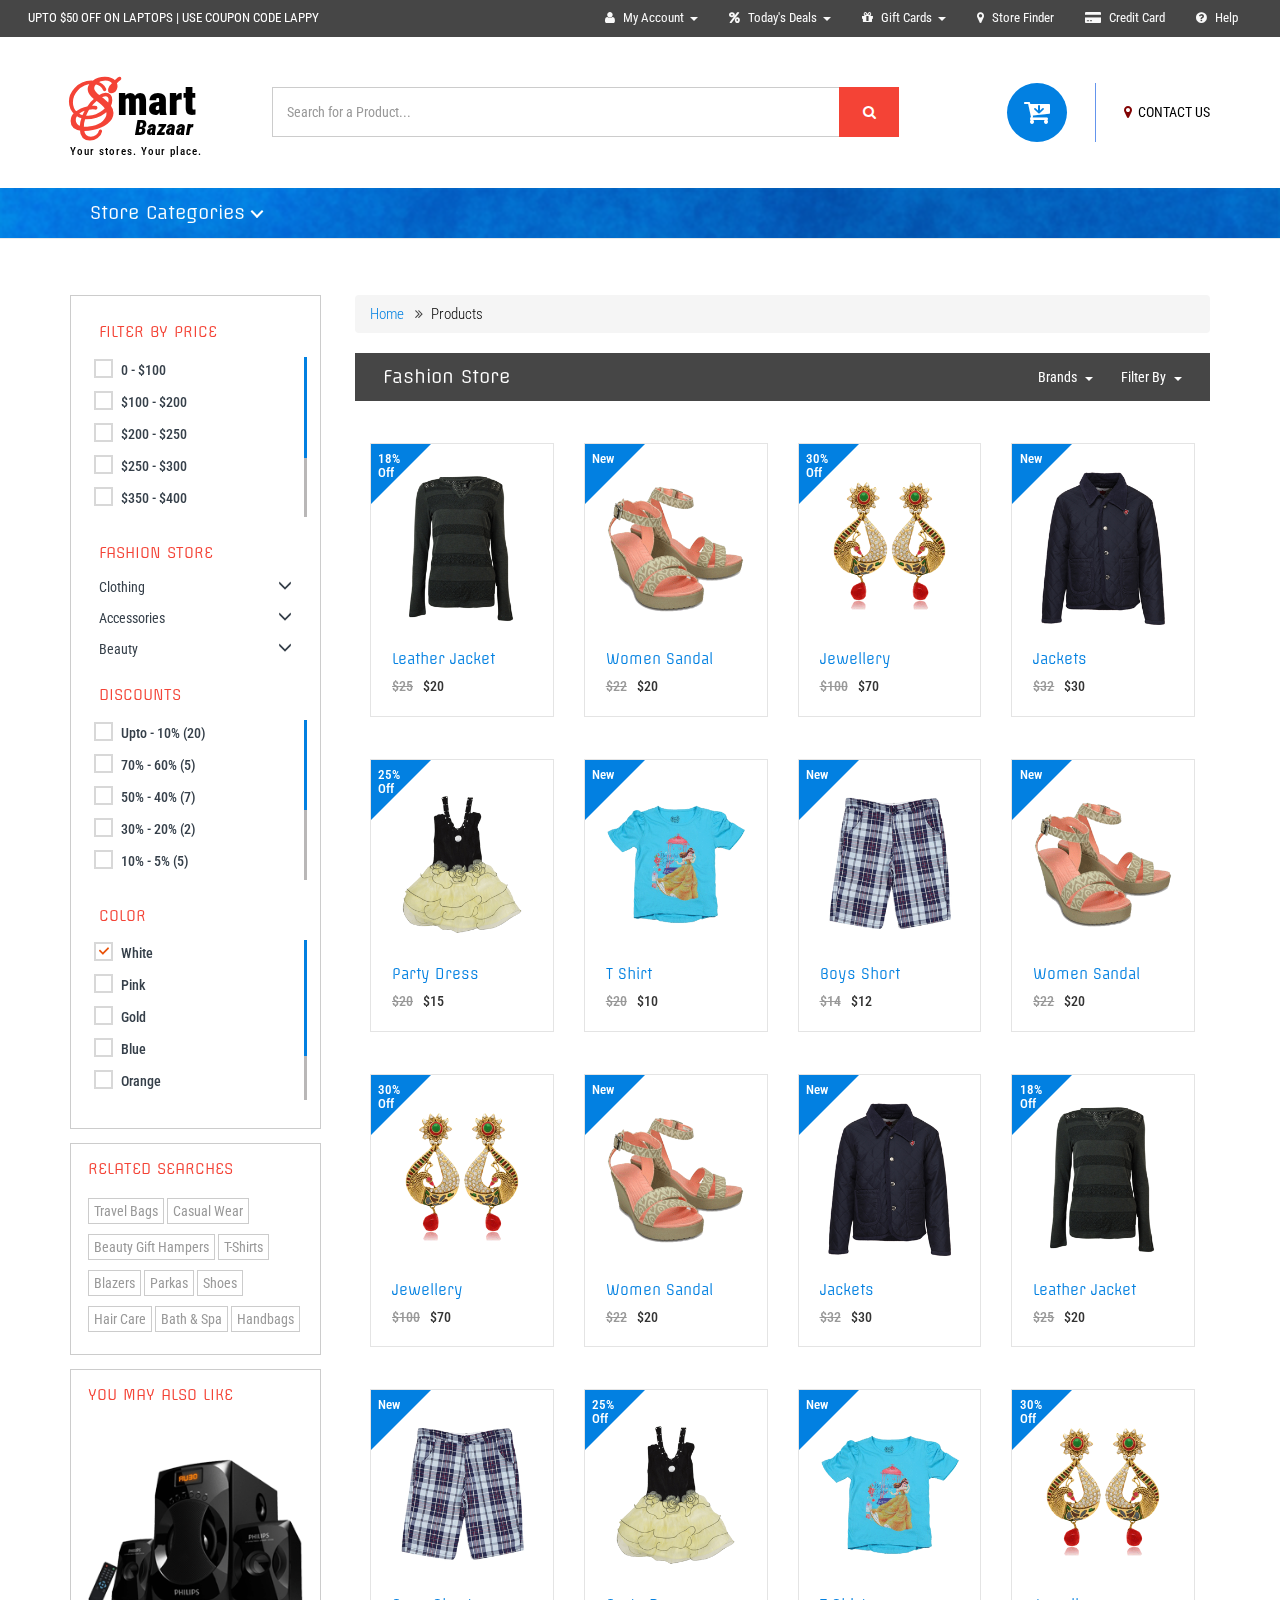
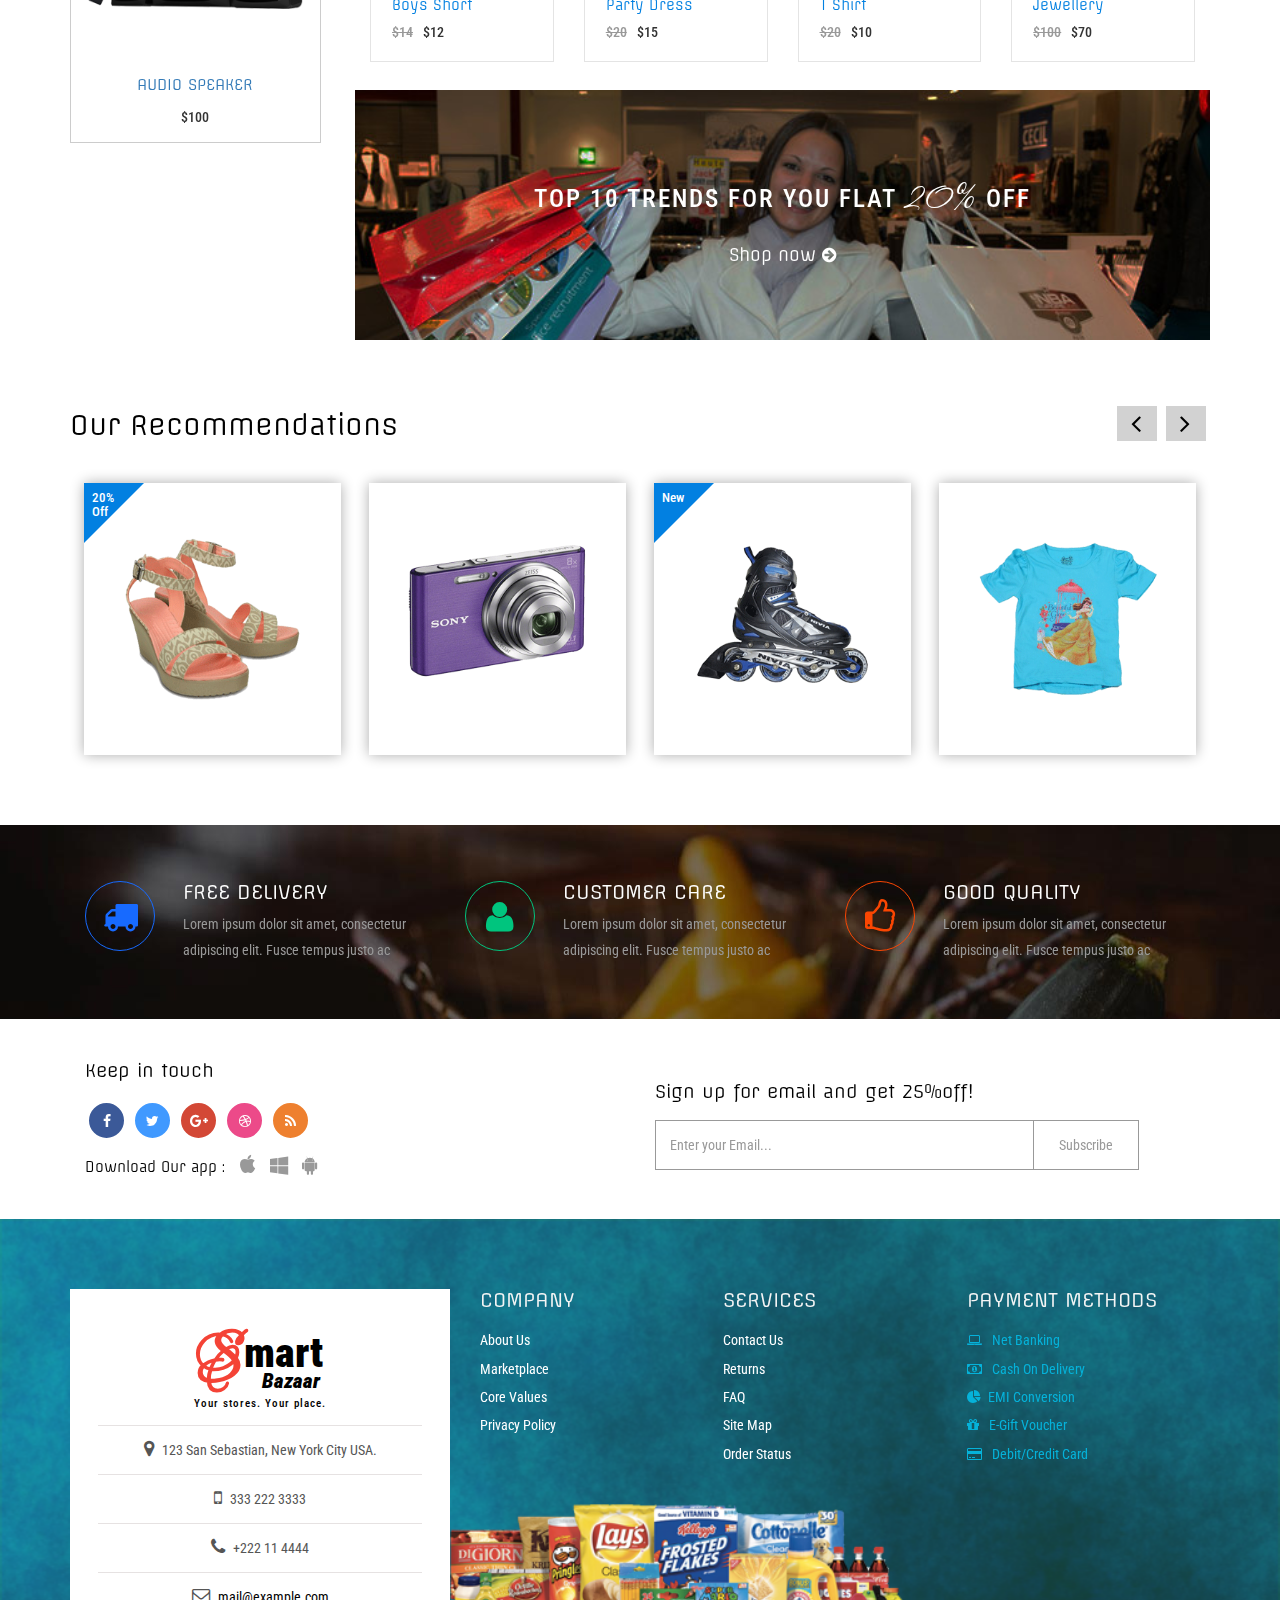
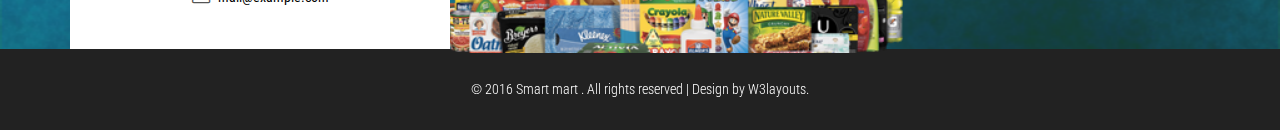
<file: main/products1.html>
<!--
Author: W3layouts
Author URL: http://w3layouts.com
License: Creative Commons Attribution 3.0 Unported
License URL: http://creativecommons.org/licenses/by/3.0/
-->
<!DOCTYPE html>
<html lang="en">
<head>
<title>Smart mart an E-commerce Online Shopping Category Flat Bootstrap Responsive Website Template | Products1 :: w3layouts</title>
<meta name="viewport" content="width=device-width, initial-scale=1">
<meta http-equiv="Content-Type" content="text/html; charset=utf-8" />
<meta name="keywords" content="Smart mart Responsive web template, Bootstrap Web Templates, Flat Web Templates, Android Compatible web template, 
SmartPhone Compatible web template, free WebDesigns for Nokia, Samsung, LG, SonyEricsson, Motorola web design" />
<script type="application/x-javascript"> addEventListener("load", function() { setTimeout(hideURLbar, 0); }, false);
		function hideURLbar(){ window.scrollTo(0,1); } </script>
<!-- Custom Theme files -->
<link href="css/bootstrap.css" rel="stylesheet" type="text/css" media="all" />
<link href="css/style.css" rel="stylesheet" type="text/css" media="all" /> 
<link href="css/menu.css" rel="stylesheet" type="text/css" media="all" /> <!-- menu style -->  
<link href="css/animate.min.css" rel="stylesheet" type="text/css" media="all" />   
<link href="css/owl.carousel.css" rel="stylesheet" type="text/css" media="all"> <!-- carousel slider -->  
<!-- //Custom Theme files -->
<!-- font-awesome icons -->
<link href="css/font-awesome.css" rel="stylesheet"> 
<!-- //font-awesome icons -->
<!-- js -->
<script src="js/jquery-2.2.3.min.js"></script> 
<script src="js/owl.carousel.js"></script>
<!-- //js --> 
<!-- web-fonts -->
<link href='//fonts.googleapis.com/css?family=Roboto+Condensed:400,300,300italic,400italic,700,700italic' rel='stylesheet' type='text/css'>
<link href='//fonts.googleapis.com/css?family=Lovers+Quarrel' rel='stylesheet' type='text/css'>
<link href='//fonts.googleapis.com/css?family=Offside' rel='stylesheet' type='text/css'>
<link href='//fonts.googleapis.com/css?family=Tangerine:400,700' rel='stylesheet' type='text/css'>
<!-- web-fonts --> 
<!-- scroll to fixed--> 
<script src="js/jquery-scrolltofixed-min.js" type="text/javascript"></script>
<script>
    $(document).ready(function() {

        // Dock the header to the top of the window when scrolled past the banner. This is the default behaviour.

        $('.header-two').scrollToFixed();  
        // previous summary up the page.

        var summaries = $('.summary');
        summaries.each(function(i) {
            var summary = $(summaries[i]);
            var next = summaries[i + 1];

            summary.scrollToFixed({
                marginTop: $('.header-two').outerHeight(true) + 10, 
                zIndex: 999
            });
        });
    });
</script>
<!-- //scroll to fixed--> 
<!-- start-smooth-scrolling -->
<script type="text/javascript" src="js/move-top.js"></script>
<script type="text/javascript" src="js/easing.js"></script>	
<script type="text/javascript">
		jQuery(document).ready(function($) {
			$(".scroll").click(function(event){		
				event.preventDefault();
				$('html,body').animate({scrollTop:$(this.hash).offset().top},1000);
			});
		});
</script>
<!-- //end-smooth-scrolling -->
<!-- smooth-scrolling-of-move-up -->
<script type="text/javascript">
	$(document).ready(function() {
	
		var defaults = {
			containerID: 'toTop', // fading element id
			containerHoverID: 'toTopHover', // fading element hover id
			scrollSpeed: 1200,
			easingType: 'linear' 
		};
		
		$().UItoTop({ easingType: 'easeOutQuart' });
		
	});
</script>
<!-- //smooth-scrolling-of-move-up -->  
<!-- the jScrollPane script -->
<script type="text/javascript" src="js/jquery.jscrollpane.min.js"></script>
		<script type="text/javascript" id="sourcecode">
			$(function()
			{
				$('.scroll-pane').jScrollPane();
			});
		</script>
<!-- //the jScrollPane script -->
<script type="text/javascript" src="js/jquery.mousewheel.js"></script>
<!-- the mousewheel plugin --> 
</head>
<body>
	<!-- header -->
	<div class="header">
		<div class="w3ls-header"><!--header-one--> 
			<div class="w3ls-header-left">
				<p><a href="#">UPTO $50 OFF ON LAPTOPS | USE COUPON CODE LAPPY </a></p>
			</div>
			<div class="w3ls-header-right">
				<ul>
					<li class="dropdown head-dpdn">
						<a href="#" class="dropdown-toggle" data-toggle="dropdown"><i class="fa fa-user" aria-hidden="true"></i> My Account<span class="caret"></span></a>
						<ul class="dropdown-menu">
							<li><a href="login.html">Login </a></li> 
							<li><a href="signup.html">Sign Up</a></li> 
							<li><a href="login.html">My Orders</a></li>  
							<li><a href="login.html">Wallet</a></li> 
						</ul> 
					</li> 
					<li class="dropdown head-dpdn">
						<a href="#" class="dropdown-toggle" data-toggle="dropdown"><i class="fa fa-percent" aria-hidden="true"></i> Today's Deals<span class="caret"></span></a>
						<ul class="dropdown-menu">
							<li><a href="offers.html">Cash Back Offers</a></li> 
							<li><a href="offers.html">Product Discounts</a></li>
							<li><a href="offers.html">Special Offers</a></li> 
						</ul> 
					</li> 
					<li class="dropdown head-dpdn">
						<a href="#" class="dropdown-toggle" data-toggle="dropdown"><i class="fa fa-gift" aria-hidden="true"></i> Gift Cards<span class="caret"></span></a>
						<ul class="dropdown-menu">
							<li><a href="offers.html">Product Gift card</a></li> 
							<li><a href="offers.html">Occasions Register</a></li>
							<li><a href="offers.html">View Balance</a></li> 
						</ul> 
					</li> 
					<li class="dropdown head-dpdn">
						<a href="contact.html" class="dropdown-toggle"><i class="fa fa-map-marker" aria-hidden="true"></i> Store Finder</a>
					</li> 
					<li class="dropdown head-dpdn">
						<a href="card.html" class="dropdown-toggle"><i class="fa fa-credit-card-alt" aria-hidden="true"></i> Credit Card</a>
					</li> 
					<li class="dropdown head-dpdn">
						<a href="help.html" class="dropdown-toggle"><i class="fa fa-question-circle" aria-hidden="true"></i> Help</a>
					</li>
				</ul>
			</div>
			<div class="clearfix"> </div> 
		</div>
		<div class="header-two"><!-- header-two -->
			<div class="container">
				<div class="header-logo">
					<h1><a href="index.html"><span>S</span>mart <i>Bazaar</i></a></h1>
					<h6>Your stores. Your place.</h6> 
				</div>	
				<div class="header-search">
					<form action="#" method="post">
						<input type="search" name="Search" placeholder="Search for a Product..." required="">
						<button type="submit" class="btn btn-default" aria-label="Left Align">
							<i class="fa fa-search" aria-hidden="true"> </i>
						</button>
					</form>
				</div>
				<div class="header-cart"> 
					<div class="my-account">
						<a href="contact.html"><i class="fa fa-map-marker" aria-hidden="true"></i> CONTACT US</a>						
					</div>
					<div class="cart"> 
						<form action="#" method="post" class="last"> 
							<input type="hidden" name="cmd" value="_cart" />
							<input type="hidden" name="display" value="1" />
							<button class="w3view-cart" type="submit" name="submit" value=""><i class="fa fa-cart-arrow-down" aria-hidden="true"></i></button>
						</form>  
					</div>
					<div class="clearfix"> </div> 
				</div> 
				<div class="clearfix"> </div>
			</div>		
		</div><!-- //header-two -->
		<div class="header-three"><!-- header-three -->
			<div class="container">
				<div class="menu">
					<div class="cd-dropdown-wrapper">
						<a class="cd-dropdown-trigger" href="#0">Store Categories</a>
						<nav class="cd-dropdown"> 
							<a href="#0" class="cd-close">Close</a>
							<ul class="cd-dropdown-content"> 
								<li><a href="offers.html">Today's Offers</a></li>
								<li class="has-children">
									<a href="#">Electronics</a> 
									<ul class="cd-secondary-dropdown is-hidden">
										<li class="go-back"><a href="#">Menu</a></li>
										<li class="see-all"><a href="products.html">All Electronics</a></li>
										<li class="has-children">
											<a href="#">MOBILE PHONES</a>  
											<ul class="is-hidden"> 
												<li class="go-back"><a href="#">All Electronics</a></li> 
												<li class="has-children">
													<a href="#0">SmartPhones</a> 
													<ul class="is-hidden"> 
														<li class="go-back"><a href="#"> </a></li>
														<li><a href="products.html">Android</a></li>
														<li><a href="products.html">Windows</a></li>
														<li><a href="products.html">Black berry</a></li>
													</ul>
												</li>
												<li> <a href="products.html">IPhones</a> </li>
												<li><a href="products.html">Tablets</a></li>
												<li><a href="products.html">IPad</a></li>
												<li><a href="products.html">Feature Phones</a></li> 
											</ul>
										</li> 
										<li class="has-children">
											<a href="#">LARGE APPLIANCES</a> 
											<ul class="is-hidden"> 
												<li class="go-back"><a href="#">All Electronics </a></li>
												<li><a href="products.html">Refrigerators</a></li> 
												<li><a href="products.html">Washing Machine</a></li>
												<li><a href="products.html">Office Technology</a></li>
												<li><a href="products.html">Air conditioner</a></li>
												<li><a href="products.html">Home Automation</a></li>
											</ul>
										</li> 
										<li class="has-children">
											<a href="#">ENTERTAINMENT</a> 
											<ul class="is-hidden"> 
												<li class="go-back"><a href="#">All Electronics</a></li>
												<li><a href="products.html">Tv & Accessories</a></li>
												<li><a href="products.html">Digital Camera</a></li>
												<li><a href="products.html">Gaming</a></li>
												<li><a href="products.html">Home Audio & Theater</a></li>
												<li class="has-children">
													<a href="#">Computer</a>
													<ul class="is-hidden">
														<li class="go-back"><a href="#"> </a></li> 
														<li><a href="products.html">Laptop </a></li>
														<li><a href="products.html">Gaming PC</a></li>
														<li><a href="products.html">Monitors</a></li>
														<li><a href="products.html">Networking</a></li>
														<li><a href="products.html">Printers & Supplies</a></li>
														<li><a href="products.html">Accessories</a></li>
													</ul>
												</li> 
											</ul>
										</li> 
										<li class="has-children">
											<a href="#">HOME APPLIANCES</a> 
											<ul class="is-hidden">
												<li class="go-back"><a href="#0">All Electronics </a></li>
												<li class="has-children"><a href="#">Kitchen appliances</a>
													<ul class="is-hidden">
														<li class="go-back"><a href="#0"> </a></li>
														<li><a href="products.html">Rice Cookers</a></li>
														<li><a href="products.html">Mixer Juicer</a></li>
														<li><a href="products.html">Grinder</a></li>
														<li><a href="products.html">Blenders & Choppers</a></li>
														<li><a href="products.html">Microwave Oven</a></li>
														<li><a href="products.html">Food Processors</a></li>
													</ul>
												</li>
												<li><a href="products.html">Purifiers</a></li>
												<li><a href="products.html">Geysers</a></li>
												<li><a href="products.html">Gas Stove</a></li>
												<li><a href="products.html">Vacuum Cleaner</a></li>
												<li><a href="products.html">Sewing Machine</a></li> 
												<li><a href="products.html">Heaters & Fans</a></li>
											</ul>
										</li>
										<li class="has-children">
											<a href="#">SMALL DEVICES</a> 
											<ul class="is-hidden"> 
												<li class="go-back"><a href="#0">All Electronics </a></li>
												<li><a href="products.html">Wifi Dongle</a></li>
												<li><a href="products.html">Router & Modem</a></li>
												<li class="has-children"><a href="#">Storage Devices</a>
													<ul class="is-hidden">
														<li class="go-back"><a href="#0"> </a></li>
														<li><a href="products.html">Cloud Storage</a></li>
														<li><a href="products.html">Hard Disk</a></li>
														<li><a href="products.html">SSD</a></li>
														<li><a href="products.html">Pen Drive</a></li>
														<li><a href="products.html">Memory card</a></li> 
														<li><a href="products.html">Security Devices</a></li> 
													</ul>
												</li> 
												<li><a href="products.html">Office Supplies</a></li>
												<li><a href="products.html">Cut the Cable</a></li>
												<li><a href="products.html">Auto Electronics</a></li>  
											</ul>
										</li>
										<li class="has-children">
											<a href="#">PERSONAL CARE</a> 
											<ul class="is-hidden"> 
												<li class="go-back"><a href="#0">All Electronics </a></li>
												<li><a href="products.html">Epilator</a></li> 
												<li><a href="products.html">Hair Styler</a></li>
												<li><a href="products.html">Trimmer & Shaver</a></li>
												<li><a href="products.html">Health Care</a></li> 
												<li><a href="products.html">cables</a></li>
											</ul>
										</li>
									</ul> <!-- .cd-secondary-dropdown --> 
								</li> <!-- .has-children -->
								<li class="has-children">
									<a href="#">Fashion Store</a> 
									<ul class="cd-secondary-dropdown is-hidden">
										<li class="go-back"><a href="#">Menu</a></li>
										<li class="see-all"><a href="products1.html">All Fashion Stores</a></li>
										<li class="has-children">
											<a href="#">GIRLS' CLOTHING</a> 
											<ul class="is-hidden">  
												<li class="go-back"><a href="#">All Fashion Stores</a></li>
												<li><a href="products1.html">Ethnic wear </a></li>
												<li><a href="products1.html">Maternity wear</a></li>
												<li><a href="products1.html">inner & nightwear </a></li>
												<li><a href="products1.html">casual wear </a></li>
												<li><a href="products1.html">formal wear</a></li>
												<li><a href="products1.html">Sports wear</a></li>
											</ul>
										</li> 
										<li class="has-children">
											<a href="#">BOYS' CLOTHING</a> 
											<ul class="is-hidden">  
												<li class="go-back"><a href="#">All Fashion Stores</a></li>
												<li><a href="products1.html">Jeans</a></li>  
												<li><a href="products1.html">Casual wear</a></li> 
												<li><a href="products1.html">Shorts</a></li> 
												<li><a href="products1.html">T-Shirts & Polos</a></li> 
												<li><a href="products1.html">Trousers & Chinos</a></li> 
											</ul>
										</li> 
										<li class="has-children">
											<a href="#">JACKETS</a> 
											<ul class="is-hidden">
												<li class="go-back"><a href="#">All Fashion Stores</a></li>
												<li><a href="products1.html">Blazers</a></li>
												<li><a href="products1.html">Bomber jackets</a></li>
												<li><a href="products1.html">Denim Jackets</a></li>
												<li><a href="products1.html">Duffle Coats</a></li>
												<li><a href="products1.html">Leather Jackets</a></li>
												<li><a href="products1.html">Parkas</a></li>
											</ul>
										</li> 
										<li class="has-children">
											<a href="#">ACCESSORIES </a> 
											<ul class="is-hidden"> 
												<li class="go-back"><a href="#">All Fashion Stores</a></li>
												<li><a href="products1.html">Watches </a></li>
												<li><a href="products1.html">Eyewear </a></li>
												<li><a href="products1.html">Jewellery </a></li>
												<li class="has-children">
													<a href="#">Footwear </a>  
													<ul class="is-hidden">
														<li class="go-back"><a href="#"> </a></li>
														<li><a href="products1.html">Ethnic</a></li>  
														<li><a href="products1.html">Casual wear</a></li>
														<li><a href="products1.html">Sports Shoes</a></li>
														<li><a href="products1.html">Boots</a></li>
													</ul> 
												</li> 
												<li><a href="products1.html">Stoles & Scarves</a></li>
												<li><a href="products1.html">Handbags</a></li>
											</ul>
										</li>
										<li class="has-children">
											<a href="#">BEAUTY</a> 
											<ul class="is-hidden">
												<li class="go-back"><a href="#">All Fashion Stores</a></li>
												<li><a href="products1.html">Perfumes & Deos</a></li>
												<li><a href="products1.html">Lipsticks & Nail Polish</a></li>
												<li><a href="products1.html">Beauty Gift Hampers</a></li> 
												<li><a href="products1.html">Personal Grooming</a></li>
												<li><a href="products1.html">Travel bags</a></li>
											</ul>
										</li>
										<li class="has-children">
											<a href="products1.html">PERSONAL CARE</a> 
											<ul class="is-hidden"> 
												<li class="go-back"><a href="#">All Fashion Stores</a></li>
												<li><a href="products1.html">Face Care</a></li>
												<li><a href="products1.html">Nail Care</a></li>
												<li><a href="products1.html">Hair Care</a></li>
												<li><a href="products1.html">Body Care</a></li>
												<li><a href="products1.html">Bath & Spa</a></li>   
											</ul>
										</li>
									</ul> <!-- .cd-secondary-dropdown --> 
								</li> <!-- .has-children -->
								<li class="has-children">
									<a href="products2.html">Kids Fashion & Toys</a> 
									<ul class="cd-secondary-dropdown is-hidden"> 
										<li class="go-back"><a href="#">Menu</a></li>
										<li class="see-all"><a href="products2.html">All Kids Fashions</a></li>
										<li class="has-children">
											<a href="products2.html">KIDS CLOTHING</a> 
											<ul class="is-hidden"> 
												<li class="go-back"><a href="#">All Kids Fashions</a></li>
												<li><a href="products2.html">Ethnic wear </a></li> 
												<li><a href="products2.html">inner & Sleepwear </a></li>
												<li><a href="products2.html">Dresses & Frocks </a></li>
												<li><a href="products2.html">Winter wear</a></li>
												<li><a href="products2.html">Diaper & Accessories</a></li>
											</ul>
										</li> 
										<li class="has-children"><a href="#">KIDS FASHION</a>
											<ul class="is-hidden">  
												<li class="go-back"><a href="#">All Kids Fashions</a></li>
												<li><a href="products2.html">Footwear</a></li> 
												<li><a href="products2.html">Sunglasses </a></li>
												<li><a href="products2.html">School & Stationery</a></li>
												<li><a href="products2.html">Jewellery</a></li>
												<li><a href="products2.html">Hair bands & Clips</a></li>
											</ul>
										</li>
										<li class="has-children"><a href="#">Baby Care</a>
											<ul class="is-hidden"> 
												<li class="go-back"><a href="#">All Kids Fashions</a></li>
												<li><a href="products2.html">Lotions, Oil & Powder </a></li> 
												<li><a href="products2.html">Soaps, Shampoo </a></li>
												<li><a href="products2.html">Bath Towels</a></li> 
												<li class="has-children">
													<a href="#">Feeding</a> 
													<ul class="is-hidden">
														<li class="go-back"><a href="#"> </a></li> 
														<li><a href="products2.html">Baby Food </a></li>
														<li><a href="products2.html">Bottle Feeding </a></li>
														<li><a href="products2.html">Breast Feeding</a></li>  
													</ul>
												</li>  
												<li><a href="products2.html">Toddlers' Rooms</a></li> 	
											</ul><!-- .cd-secondary-dropdown --> 
										</li> <!-- .has-children -->								
										<li class="has-children"><a href="#">TOYS & GAMES </a>
											<ul class="is-hidden"> 
												<li class="go-back"><a href="#">All Kids Fashions</a></li>
												<li><a href="products2.html">Art & Crafts</a></li> 
												<li><a href="products2.html">Educational Toys </a></li>
												<li><a href="products2.html">Baby Toys</a></li> 
												<li><a href="products2.html">Outdoor Play </a></li> 
												<li><a href="products2.html">Musical Instruments</a></li>
											</ul>
										</li>
										<li> 
											<ul class="is-hidden">
												<li class="go-back"><a href="#">All Kids Fashions</a></li>
												<li><a href="products2.html">Toy Tips & Trends</a></li> 
												<li><a href="products2.html">Preschool Toys</a></li>
												<li><a href="products2.html">Musical Instruments</a></li> 
												<li><a href="products2.html">Bikes & Ride-Ons</a></li>
												<li><a href="products2.html">Video Games</a></li>
												<li><a href="products2.html">PC & Digital Gaming</a></li>
											</ul>	
										</li> 
									</ul><!-- .cd-secondary-dropdown --> 
								</li> <!-- .has-children --> 
								<li class="has-children">
									<a href="#">Home, Furniture & Patio</a> 
									<ul class="cd-secondary-dropdown is-hidden">
										<li class="go-back"><a href="#">Menu</a></li>
										<li class="see-all"><a href="products3.html">All Products</a></li>
										<li class="has-children">
											<a href="#">Kitchen Uses</a> 
											<ul class="is-hidden">  
												<li class="go-back"><a href="#"></a></li>
												<li><a href="products3.html">Dinner Sets </a></li> 
												<li><a href="products3.html">Cookware & Bakeware </a></li>
												<li><a href="products3.html">Containers & Jars </a></li>
												<li><a href="products3.html">Kitchen Tools </a></li>
												<li><a href="products3.html">Food Storage</a></li>
												<li><a href="products3.html">Casseroles</a></li>
											</ul>
										</li> 
										<li class="has-children">
											<a href="#">Furniture </a> 
											<ul class="is-hidden"> 
												<li class="go-back"><a href="#"></a></li>
												<li><a href="products3.html">Bedroom </a></li> 
												<li><a href="products3.html">Dining Room </a></li>
												<li><a href="products3.html">Kids' Furniture </a></li>
												<li><a href="products3.html">Living Room</a></li>
												<li><a href="products3.html">Office</a></li>
												<li><a href="products3.html">Mattresses</a></li>
											</ul>
										</li> 
										<li class="has-children">
											<a href="#">Home Decor </a> 
											<ul class="is-hidden">
												<li class="go-back"><a href="#"></a></li>
												<li><a href="products3.html">Lighting</a></li> 
												<li><a href="products3.html">Painting</a></li>
												<li><a href="products3.html">Curtains & Blinds</a></li>
												<li><a href="products3.html">Patio Furniture</a></li>
												<li><a href="products3.html">Wardrobes & Cabinets</a></li>
												<li><a href="products3.html">Mattresses</a></li>
											</ul>
										</li>  
										<li class="has-children">
											<a href="#">Gardening & Lawn </a> 
											<ul class="is-hidden">
												<li class="go-back"><a href="#"> </a></li>  
												<li><a href="products3.html">Gardening </a></li> 
												<li><a href="products3.html">Landscaping </a></li>
												<li><a href="products3.html">Sheds</a></li>
												<li><a href="products3.html">Outdoor Storage  </a></li>
												<li><a href="products3.html">Garden & Ideas </a></li>
												<li><a href="products3.html">Patio Tips</a></li>
											</ul>
										</li> 
										<li class="has-children">
											<a href="#">Garage Storage</a> 
											<ul class="is-hidden"> 
												<li class="go-back"><a href="#"></a></li>
												<li><a href="products3.html">Baskets & Bins </a></li> 
												<li><a href="products3.html">Garage Door Openers</a></li>
												<li><a href="products3.html">Free Standing Shelves </a></li>
												<li><a href="products3.html">Floor cleaning</a></li>
												<li><a href="products3.html">Tool Kits</a></li>
											</ul>
										</li>  
									</ul><!-- .cd-secondary-dropdown --> 
								</li> <!-- .has-children -->  
								<li class="has-children">
									<a href="#">Sports, Fitness & Outdoor</a>
									<ul class="cd-secondary-dropdown is-hidden">
										<li class="go-back"><a href="#">Menu</a></li>
										<li class="see-all"><a href="products4.html">All Products</a></li>
										<li class="has-children">
											<a href="#">Single Sports </a> 
											<ul class="is-hidden">
												<li class="go-back"><a href="#"></a></li>
												<li><a href="products4.html">Bikes </a></li> 
												<li><a href="products4.html">Fishing  </a></li>
												<li><a href="products4.html">Cycling </a></li>
												<li><a href="products4.html">Musical Instruments</a></li>
												<li><a href="products4.html">Archery </a></li>
											</ul>
										</li> 
										<li class="has-children">
											<a href="#">Team Sports</a> 
											<ul class="is-hidden"> 
												<li class="go-back"><a href="#"></a></li>
												<li><a href="products4.html">Cricket </a></li> 
												<li><a href="products4.html">Badminton </a></li>
												<li><a href="products4.html">Swimming Gear </a></li>
												<li><a href="products4.html">Sports Apparel </a></li>
												<li><a href="products4.html">Indoor games</a></li>
											</ul>
										</li> 
										<li class="has-children">
											<a href="#">Fitness </a> 
											<ul class="is-hidden">
												<li class="go-back"><a href="#"></a></li>
												<li><a href="products4.html">Fitness Accessories </a></li> 
												<li><a href="products4.html">Exercise Machines </a></li>
												<li><a href="products4.html">Ellipticals </a></li>
												<li><a href="products4.html">Home Gyms</a></li> 
												<li><a href="products4.html">Exercise Bikes</a></li> 
											</ul>
										</li>
										<li class="has-children">
											<a href="#">Camping </a> 
											<ul class="is-hidden">
												<li class="go-back"><a href="#"></a></li>
												<li><a href="products4.html"> Airbeds</a></li> 
												<li><a href="products4.html">Tents </a></li>
												<li><a href="products4.html">Gazebo's & Shelters</a></li>
												<li><a href="products4.html">Coolers </a></li>
												<li><a href="products4.html">Canopies</a></li>
												<li><a href="products4.html">Sleeping Bags</a></li>
											</ul>
										</li> 
										<li class="has-children">
											<a href="#">Camping Tools</a> 
											<ul class="is-hidden">
												<li class="go-back"><a href="#"></a></li>
												<li><a href="products4.html">Shooting </a></li> 
												<li><a href="products4.html">Knives & Tools </a></li>
												<li><a href="products4.html">Optics & Binoculars </a></li>
												<li><a href="products4.html">Lights & Lanterns </a></li>
												<li><a href="products4.html">Hunting Clothing </a></li>
											</ul>
										</li> 
										<li class="has-children">
											<a href="#">Other</a> 
											<ul class="is-hidden">
												<li class="go-back"><a href="#"></a></li>
												<li><a href="products4.html">Riding Gears & More </a></li> 
												<li><a href="products4.html">Body Massagers </a></li>
												<li><a href="products4.html">Health Monitors </a></li>
												<li><a href="products4.html">Health Drinks </a></li> 
											</ul>
										</li> 	
									</ul><!-- .cd-secondary-dropdown --> 
								</li> <!-- .has-children -->  
								<li class="has-children">
									<a href="#">Grocery store</a>
									<ul class="cd-secondary-dropdown is-hidden">
										<li class="go-back"><a href="#">Menu</a></li>
										<li class="see-all"><a href="products5.php">All Products</a></li>
										<li class="has-children">
											<a href="#">Veggies & Fruits </a> 
											<ul class="is-hidden">
												<li class="go-back"><a href="#"></a></li>
												<li><a href="products5.php">Vegetables </a></li> 
												<li><a href="products5.php">Fruits </a></li>
												<li><a href="products5.php">Dry Fruits</a></li> 
												<li><a href="products5.php">Snacks & Cookies </a></li>
												<li><a href="products5.php">Breakfast & Cereal</a></li> 
											</ul> 
										</li> 
										<li class="has-children">
											<a href="#">Packet Food</a> 
											<ul class="is-hidden">
												<li class="go-back"><a href="#"></a></li>
												<li><a href="products5.php">Beverages </a></li> 
												<li><a href="products5.php">Baking </a></li>
												<li><a href="products5.php">Emergency Food </a></li>
												<li><a href="products5.php">Candy & Gum </a></li>
												<li><a href="products5.php">Meals & Pasta </a></li>
											</ul>
										</li> 
										<li class="has-children">
											<a href="#">Shop All Pets </a> 
											<ul class="is-hidden">
												<li class="go-back"><a href="#"></a></li>
												<li><a href="products5.php">Dogs </a></li>  
												<li><a href="products5.php">Fish </a></li>												
												<li><a href="products5.php">Cats</a></li>
												<li><a href="products5.php">Birds </a></li>
												<li><a href="products5.php">Pet Food </a></li>
											</ul>
										</li>
										<li class="has-children">
											<a href="#">Household Essentials </a> 
											<ul class="is-hidden"> 
												<li class="go-back"><a href="#"></a></li>
												<li><a href="products5.php">Laundry Room </a></li> 
												<li><a href="products5.php">Paper & Plastic</a></li>
												<li><a href="products5.php">Pest Control </a></li>
												<li><a href="products5.php">Batteries </a></li> 
											</ul>
										</li> 
										<li class="has-children">
											<a href="#">Food Shops </a> 
											<ul class="is-hidden">
												<li class="go-back"><a href="#"></a></li>
												<li><a href="products5.php">Fresh Food</a></li> 
												<li><a href="products5.php">Food Gifts </a></li>
												<li><a href="products5.php">Frozen Food </a></li>
												<li><a href="products5.php">Organic </a></li>
												<li><a href="products5.php">Gluten Free </a></li>
											</ul>
										</li> 
										<li class="has-children">
											<a href="#">Tips </a> 
											<ul class="is-hidden">
												<li class="go-back"><a href="#"></a></li>
												<li><a href="products5.php">Pets Growth</a></li> 
												<li><a href="products5.php">Recipes </a></li>
												<li><a href="products5.php">Snacks</a></li>
												<li><a href="products5.php">Nutrition</a></li> 
											</ul>
										</li> 
									</ul><!-- .cd-secondary-dropdown --> 
								</li> <!-- .has-children -->  
								<li class="has-children">
									<a href="#">Photo, Gifts & Office Supplies</a>
									<ul class="cd-secondary-dropdown is-hidden">
										<li class="go-back"><a href="#">Menu</a></li>
										<li class="see-all"><a href="products6.html">All Products</a></li>
										<li class="has-children">
											<a href="#">Trending Now </a> 
											<ul class="is-hidden">
												<li class="go-back"><a href="#"></a></li>
												<li><a href="products6.html">Best Priced</a></li> 
												<li><a href="products6.html">Chocolates </a></li>
												<li><a href="products6.html">Gift Cards </a></li>
												<li><a href="products6.html">Fashion & Accessories </a></li>
												<li><a href="products6.html">Decorative Plants </a></li>
											</ul>
										</li> 
										<li class="has-children">
											<a href="#">Photos </a> 
											<ul class="is-hidden">
												<li class="go-back"><a href="#"></a></li>
												<li><a href="products6.html">Shelf animation </a></li> 
												<li><a href="products6.html">3D-rendered </a></li>
												<li><a href="products6.html">gift builder </a></li>
												<li><a href="products6.html">Frames</a></li>
												<li><a href="products6.html">Wall Decor</a></li>
											</ul>
										</li> 
										<li class="has-children">
											<a href="#">Gifts </a> 
											<ul class="is-hidden">	
												<li class="go-back"><a href="#"></a></li>
												<li><a href="products6.html">Personalized Gifts </a></li> 
												<li><a href="products6.html">Flowers </a></li>
												<li><a href="products6.html">Cards & Toys</a></li>
												<li><a href="products6.html">Show pieces </a></li>
												<li><a href="products6.html">Photo Books</a></li>
											</ul>
										</li>
										<li class="has-children">
											<a href="#">Favourite Brands </a> 
											<ul class="is-hidden">
												<li class="go-back"><a href="#"></a></li>
												<li><a href="products6.html">Archies </a></li> 
												<li><a href="products6.html">Jewel Fuel </a></li>
												<li><a href="products6.html">Ferns N Petals </a></li>
												<li><a href="products6.html">Happily Unmarried</a></li>
												<li><a href="products6.html">Chumbak</a></li>
											</ul>
										</li> 
										<li class="has-children">
											<a href="#">Office</a> 
											<ul class="is-hidden"> 
												<li class="go-back"><a href="#"></a></li>
												<li><a href="products6.html">Calendars</a></li> 
												<li><a href="products6.html">Mousepads</a></li>
												<li><a href="products6.html">Phone Cases</a></li>
												<li><a href="products6.html">Tablet & Laptop Cases</a></li>
												<li><a href="products6.html">Mounted Photos</a></li>
											</ul>
										</li> 
										<li class="has-children">
											<a href="#">Combos </a> 
											<ul class="is-hidden">
												<li class="go-back"><a href="#"></a></li>
												<li><a href="products6.html">Chocolates </a></li> 
												<li><a href="products6.html">Dry Fruits</a></li>
												<li><a href="products6.html">Sweets</a></li>
												<li><a href="products6.html">Snacks</a></li>
												<li><a href="products6.html">Cakes</a></li>
											</ul>
										</li> 
									</ul><!-- .cd-secondary-dropdown --> 
								</li> 
								<li class="has-children">
									<a href="#">Health, Beauty & Pharmacy</a>
									<ul class="cd-secondary-dropdown is-hidden">
										<li class="go-back"><a href="#">Menu</a></li>
										<li class="see-all"><a href="products7.html">All Products</a></li>
										<li class="has-children">
											<a href="#">Health</a> 
											<ul class="is-hidden">
												<li class="go-back"><a href="#"></a></li>
												<li><a href="products7.html">Home Health Care </a></li> 
												<li><a href="products7.html">Sports Nutrition </a></li>
												<li><a href="products7.html">Vision </a></li>
												<li><a href="products7.html">Vitamins </a></li>
												<li><a href="products7.html">Diet & Nutrition </a></li>
											</ul>
										</li> 
										<li class="has-children">
											<a href="#">Health Tips</a> 
											<ul class="is-hidden">
												<li class="go-back"><a href="#"></a></li>
												<li><a href="products7.html">Diet</a></li> 
												<li><a href="products7.html">Exercise Tips  </a></li>
												<li><a href="products7.html">Vitamin Balance</a></li>
												<li><a href="products7.html">Health Insurance</a></li>
												<li><a href="products7.html">Funeral</a></li>
											</ul>
										</li> 
										<li class="has-children">
											<a href="#">Beauty </a> 
											<ul class="is-hidden">
												<li class="go-back"><a href="#"></a></li>
												<li><a href="products7.html">Massage & Spa </a></li> 
												<li><a href="products7.html">Face Wash</a></li>
												<li><a href="products7.html">Facial Cleanser</a></li>
												<li><a href="products7.html">Makeup </a></li>
												<li><a href="products7.html">Beauty Tips</a></li>
											</ul>
										</li>
										<li class="has-children">
											<a href="#">Pharmacy </a> 
											<ul class="is-hidden">
												<li class="go-back"><a href="#"></a></li>
												<li><a href="products7.html">Home Delivery </a></li> 
												<li><a href="products7.html">History & Reports </a></li>
												<li><a href="products7.html">Transfer Prescriptions </a></li>
												<li><a href="products7.html">Health CheckUp</a></li>
												<li><a href="products7.html">Mobile App</a></li>
											</ul>
										</li> 
										<li class="has-children">
											<a href="#">Pharmacy Center </a> 
											<ul class="is-hidden">
												<li class="go-back"><a href="#"></a></li>
												<li><a href="products7.html">Diabetes Shop </a></li> 
												<li><a href="products7.html">Medicine Cabinet </a></li>
												<li><a href="products7.html">Vitamin Selector</a></li>
												<li><a href="products7.html">Pharmacy Help</a></li> 
											</ul>
										</li>  
									</ul><!-- .cd-secondary-dropdown --> 
								</li>
								<li class="has-children">
									<a href="#">Automotive</a>
									<ul class="cd-secondary-dropdown is-hidden">
										<li class="go-back"><a href="#">Menu</a></li>
										<li class="see-all"><a href="products8.html">All Products</a></li>
										<li class="has-children">
											<a href="#">All Motors </a> 
											<ul class="is-hidden">
												<li class="go-back"><a href="#"></a></li>
												<li><a href="products8.html">Bikes </a></li> 
												<li><a href="products8.html">Yachts </a></li>
												<li><a href="products8.html">Scooters </a></li>
												<li><a href="products8.html">Autos</a></li>
												<li><a href="products8.html">Bus</a></li>
											</ul>
										</li> 
										<li class="has-children">
											<a href="#">Accessories </a> 
											<ul class="is-hidden">
												<li class="go-back"><a href="#"></a></li>
												<li><a href="products8.html">Vehicle Electronics</a></li> 
												<li><a href="products8.html">Stereos & Monitors</a></li>
												<li><a href="products8.html">Bluetooth Devices</a></li>
												<li><a href="products8.html">GPS Navigation</a></li>
												<li><a href="products8.html">Speakers & Tweeters</a></li>
											</ul>
										</li> 
										<li class="has-children">
											<a href="#">Safety & Security </a> 
											<ul class="is-hidden">
												<li class="go-back"><a href="#"></a></li>
												<li><a href="products8.html">Anti-Theft Devices </a></li> 
												<li><a href="products8.html">Helmets</a></li>
												<li><a href="products8.html">Sensors</a></li>
												<li><a href="products8.html">Auto Repair Tools </a></li>
												<li><a href="products8.html">Antifreeze & Coolants </a></li>
											</ul>
										</li>
										<li class="has-children">
											<a href="#">Car Interiors</a> 
											<ul class="is-hidden">
												<li class="go-back"><a href="#"></a></li>
												<li><a href="products8.html">Stereos </a></li> 
												<li><a href="products8.html">Floor Mats </a></li>
												<li><a href="products8.html">Seat Covers</a></li>
												<li><a href="products8.html">Chargers </a></li>
												<li><a href="products8.html">Audio Finder </a></li>
											</ul>
										</li>  
										<li class="has-children">
											<a href="#">Exterior Accessories </a> 
											<ul class="is-hidden"> 
												<li class="go-back"><a href="#"></a></li>
												<li><a href="products8.html">Wheel covers </a></li> 
												<li><a href="products8.html">Car Lighting </a></li>
												<li><a href="products8.html">Polish & Waxes</a></li>
												<li><a href="products8.html">Cargo Management</a></li>
												<li><a href="products8.html">Car Decoration </a></li>
											</ul>
										</li> 
										<li class="has-children">
											<a href="#">Car Care</a> 
											<ul class="is-hidden">
												<li class="go-back"><a href="#"></a></li>
												<li><a href="products8.html">Auto Tips & Advice </a></li> 
												<li><a href="products8.html">Car Washes & Cleaners </a></li>
												<li><a href="products8.html">Car Wax & Polish</a></li>
												<li><a href="products8.html">Cleaning Tools</a></li>
												<li><a href="products8.html">Detailing Kits </a></li>
											</ul>
										</li> 
									</ul><!-- .cd-secondary-dropdown --> 
								</li>
								<li class="has-children">
									<a href="#">Books, Music & Movies</a>
									<ul class="cd-secondary-dropdown is-hidden">
										<li class="go-back"><a href="#">Menu</a></li>
										<li class="see-all"><a href="products9.html">All Products</a></li>
										<li class="has-children">
											<a href="#">Books</a> 
											<ul class="is-hidden">
												<li class="go-back"><a href="#"></a></li>
												<li class="has-children"><a href="#">Exam books </a>
													<ul class="is-hidden">
														<li class="go-back"><a href="#"> </a></li>
														<li><a href="products9.html">CAT/MAT/XAT</a></li>
														<li><a href="products9.html">Civil Services</a></li>
														<li><a href="products9.html">AFCAT</a></li>
														<li><a href="products9.html">New Releases</a></li>
													</ul>												
												</li>
												<li><a href="products9.html">Academic Text </a></li>
												<li><a href="products9.html">Romance Books </a></li>
												<li><a href="products9.html">Journals </a></li>
												<li><a href="products9.html">Children's & Teen Books </a></li>
											</ul>
										</li> 
										<li class="has-children">
											<a href="#">Music</a> 
											<ul class="is-hidden">
												<li class="go-back"><a href="#"></a></li>
												<li><a href="products9.html">New Releases </a></li> 
												<li><a href="products9.html">Country Music </a></li>
												<li><a href="products9.html">Musical Instruments </a></li>
												<li><a href="products9.html">Collections</a></li>
												<li><a href="products9.html">Boxed Sets </a></li>
											</ul>
										</li> 
										<li class="has-children">
											<a href="#">Music Combo</a> 
											<ul class="is-hidden">
												<li class="go-back"><a href="#"></a></li>
												<li><a href="products9.html">Pop </a></li> 
												<li><a href="products9.html">Preorders </a></li>
												<li><a href="products9.html">Album Songs</a></li>
												<li><a href="products9.html">Top 50 CDs </a></li>
												<li><a href="products9.html">Music DVDs </a></li>
											</ul>
										</li>
										<li class="has-children">
											<a href="#">Movies</a> 
											<ul class="is-hidden"> 
												<li class="go-back"><a href="#"></a></li>
												<li><a href="products9.html">New Releases </a></li> 
												<li><a href="products9.html">Children & Family </a></li>
												<li><a href="products9.html">Action</a></li>
												<li><a href="products9.html">Classic Movies </a></li>
												<li><a href="products9.html">Bollywood Movies </a></li>
											</ul>
										</li> 
										<li class="has-children">
											<a href="#">Movies Combo</a> 
											<ul class="is-hidden">
												<li class="go-back"><a href="#"></a></li>
												<li><a href="products9.html">Hollywood Movies </a></li> 
												<li><a href="products9.html">Digital Movies </a></li>
												<li><a href="products9.html">Boxed Sets</a></li>
												<li><a href="products9.html">Animated</a></li>
												<li><a href="products9.html">Adventure</a></li>
											</ul>
										</li> 
										<li class="has-children">
											<a href="#">TV Shows</a> 
											<ul class="is-hidden">
												<li class="go-back"><a href="#"></a></li>
												<li><a href="products9.html">Serials</a></li> 
												<li><a href="products9.html">Best Programs</a></li>
												<li><a href="products9.html">Celebrations</a></li>
												<li><a href="products9.html">Top Shows</a></li> 
											</ul>
										</li> 
									</ul><!-- .cd-secondary-dropdown --> 
								</li>  
								<li><a href="sitemap.html">Full Site Directory </a></li>  
							</ul> <!-- .cd-dropdown-content -->
						</nav> <!-- .cd-dropdown -->
					</div> <!-- .cd-dropdown-wrapper -->	 
				</div>
				<div class="move-text">
					<div class="marquee"><a href="offers.html"> New collections are available here...... <span>Get extra 10% off on everything | no extra taxes </span> <span> Try shipping pass free for 15 days with unlimited</span></a></div>
					<script type="text/javascript" src="js/jquery.marquee.min.js"></script>
					<script>
					  $('.marquee').marquee({ pauseOnHover: true });
					  //@ sourceURL=pen.js
					</script>
				</div>
			</div>
		</div>
	</div>
	<!-- //header --> 	
	<!-- products -->
	<div class="products">	 
		<div class="container">
			<div class="col-md-9 product-w3ls-right">
				<!-- breadcrumbs --> 
				<ol class="breadcrumb breadcrumb1">
					<li><a href="index.html">Home</a></li>
					<li class="active">Products</li>
				</ol> 
				<div class="clearfix"> </div>
				<!-- //breadcrumbs -->
				<div class="product-top">
					<h4>Fashion Store</h4>
					<ul> 
						<li class="dropdown head-dpdn">
							<a href="#" class="dropdown-toggle" data-toggle="dropdown">Filter By<span class="caret"></span></a>
							<ul class="dropdown-menu">
								<li><a href="#">Low price</a></li> 
								<li><a href="#">High price</a></li>
								<li><a href="#">Latest</a></li> 
								<li><a href="#">Popular</a></li> 
							</ul> 
						</li>
						<li class="dropdown head-dpdn">
							<a href="#" class="dropdown-toggle" data-toggle="dropdown">Brands<span class="caret"></span></a>
							<ul class="dropdown-menu">
								<li><a href="#">Brand1</a></li> 
								<li><a href="#">Brand2</a></li>
								<li><a href="#">Brand3</a></li> 
								<li><a href="#">Brand4</a></li> 
							</ul> 
						</li>
					</ul>  
					<div class="clearfix"> </div>
				</div>
				<div class="products-row">
					<div class="col-md-3 product-grids"> 
						<div class="agile-products">
							<div class="new-tag"><h6>18%<br>Off</h6></div>
							<a href="single.html"><img src="images/f7.png" class="img-responsive" alt="img"></a>
							<div class="agile-product-text">              
								<h5><a href="single.html">Leather Jacket</a></h5> 
								<h6><del>$25</del> $20</h6> 
								<form action="#" method="post">
									<input type="hidden" name="cmd" value="_cart" />
									<input type="hidden" name="add" value="1" /> 
									<input type="hidden" name="w3ls_item" value="Leather Jacket" /> 
									<input type="hidden" name="amount" value="20.00" /> 
									<button type="submit" class="w3ls-cart pw3ls-cart"><i class="fa fa-cart-plus" aria-hidden="true"></i> Add to cart</button>
								</form> 
							</div>
						</div> 
					</div>
					<div class="col-md-3 product-grids">
						<div class="agile-products">
							<div class="new-tag"><h6>New</h6></div>
							<a href="single.html"><img src="images/f2.png" class="img-responsive" alt="img"></a>
							<div class="agile-product-text">              
								<h5><a href="single.html">Women Sandal</a></h5> 
								<h6><del>$22</del> $20</h6> 
								<form action="#" method="post">
									<input type="hidden" name="cmd" value="_cart" />
									<input type="hidden" name="add" value="1" /> 
									<input type="hidden" name="w3ls_item" value="Women Sandal" /> 
									<input type="hidden" name="amount" value="20.00" /> 
									<button type="submit" class="w3ls-cart pw3ls-cart"><i class="fa fa-cart-plus" aria-hidden="true"></i> Add to cart</button>
								</form>
							</div>
						</div>
					</div>
					<div class="col-md-3 product-grids"> 
						<div class="agile-products">
							<div class="new-tag"><h6>30% <br> Off</h6></div>
							<a href="single.html"><img src="images/f3.png" class="img-responsive" alt="img"></a>
							<div class="agile-product-text">              
								<h5><a href="single.html">Jewellery</a></h5> 
								<h6><del>$100</del> $70</h6> 
								<form action="#" method="post">
									<input type="hidden" name="cmd" value="_cart"/>
									<input type="hidden" name="add" value="1"/> 
									<input type="hidden" name="w3ls_item" value="Jewellery"/> 
									<input type="hidden" name="amount" value="70.00"/> 
									<button type="submit" class="w3ls-cart pw3ls-cart"><i class="fa fa-cart-plus" aria-hidden="true"></i> Add to cart</button>
								</form>
							</div>
						</div>  
					</div>
					<div class="col-md-3 product-grids">
						<div class="agile-products">
							<div class="new-tag"><h6>New</h6></div>
							<a href="single.html"><img src="images/f5.png" class="img-responsive" alt="img"></a>
							<div class="agile-product-text">              
								<h5><a href="single.html">Jackets</a></h5> 
								<h6><del>$32</del> $30</h6> 
								<form action="#" method="post">
									<input type="hidden" name="cmd" value="_cart"/>
									<input type="hidden" name="add" value="1"/> 
									<input type="hidden" name="w3ls_item" value="Jackets"/> 
									<input type="hidden" name="amount" value="30.00"/> 
									<button type="submit" class="w3ls-cart pw3ls-cart"><i class="fa fa-cart-plus" aria-hidden="true"></i> Add to cart</button>
								</form>
							</div>
						</div>
					</div>
					<div class="col-md-3 product-grids"> 
						<div class="agile-products">
							<div class="new-tag"><h6>25%<br>Off</h6></div>
							<a href="single.html"><img src="images/f4.png" class="img-responsive" alt="img"></a>
							<div class="agile-product-text">              
								<h5><a href="single.html">Party dress</a></h5> 
								<h6><del>$20</del> $15</h6> 
								<form action="#" method="post">
									<input type="hidden" name="cmd" value="_cart" />
									<input type="hidden" name="add" value="1" /> 
									<input type="hidden" name="w3ls_item" value="Party dress" /> 
									<input type="hidden" name="amount" value="15.00" /> 
									<button type="submit" class="w3ls-cart pw3ls-cart"><i class="fa fa-cart-plus" aria-hidden="true"></i> Add to cart</button>
								</form> 
							</div>
						</div> 
					</div>
					<div class="col-md-3 product-grids">
						<div class="agile-products">
							<div class="new-tag"><h6>New</h6></div>
							<a href="single.html"><img src="images/f1.png" class="img-responsive" alt="img"></a>
							<div class="agile-product-text">              
								<h5><a href="single.html">T Shirt</a></h5> 
								<h6><del>$20</del> $10</h6> 
								<form action="#" method="post">
									<input type="hidden" name="cmd" value="_cart"/>
									<input type="hidden" name="add" value="1"/> 
									<input type="hidden" name="w3ls_item" value="T Shirt"/> 
									<input type="hidden" name="amount" value="10.00"/> 
									<button type="submit" class="w3ls-cart pw3ls-cart"><i class="fa fa-cart-plus" aria-hidden="true"></i> Add to cart</button>
								</form>
							</div>
						</div>
					</div>
					<div class="col-md-3 product-grids">
						<div class="agile-products">
							<div class="new-tag"><h6>New</h6></div>
							<a href="single.html"><img src="images/f8.png" class="img-responsive" alt="img"></a>
							<div class="agile-product-text">              
								<h5><a href="single.html">Boys short</a></h5> 
								<h6><del>$14</del> $12</h6> 
								<form action="#" method="post">
									<input type="hidden" name="cmd" value="_cart"/>
									<input type="hidden" name="add" value="1"/> 
									<input type="hidden" name="w3ls_item" value="Boys short"/> 
									<input type="hidden" name="amount" value="12.00"/> 
									<button type="submit" class="w3ls-cart pw3ls-cart"><i class="fa fa-cart-plus" aria-hidden="true"></i> Add to cart</button>
								</form>
							</div>
						</div>
					</div>
					<div class="col-md-3 product-grids">
						<div class="agile-products">
							<div class="new-tag"><h6>New</h6></div>
							<a href="single.html"><img src="images/f2.png" class="img-responsive" alt="img"></a>
							<div class="agile-product-text">              
								<h5><a href="single.html">Women Sandal</a></h5> 
								<h6><del>$22</del> $20</h6> 
								<form action="#" method="post">
									<input type="hidden" name="cmd" value="_cart" />
									<input type="hidden" name="add" value="1" /> 
									<input type="hidden" name="w3ls_item" value="Women Sandal" /> 
									<input type="hidden" name="amount" value="20.00" /> 
									<button type="submit" class="w3ls-cart pw3ls-cart"><i class="fa fa-cart-plus" aria-hidden="true"></i> Add to cart</button>
								</form>
							</div>
						</div>
					</div> 
					<div class="col-md-3 product-grids"> 
						<div class="agile-products">
							<div class="new-tag"><h6>30% <br> Off</h6></div>
							<a href="single.html"><img src="images/f3.png" class="img-responsive" alt="img"></a>
							<div class="agile-product-text">              
								<h5><a href="single.html">Jewellery</a></h5> 
								<h6><del>$100</del> $70</h6> 
								<form action="#" method="post">
									<input type="hidden" name="cmd" value="_cart"/>
									<input type="hidden" name="add" value="1"/> 
									<input type="hidden" name="w3ls_item" value="Jewellery"/> 
									<input type="hidden" name="amount" value="70.00"/> 
									<button type="submit" class="w3ls-cart pw3ls-cart"><i class="fa fa-cart-plus" aria-hidden="true"></i> Add to cart</button>
								</form>
							</div>
						</div>  
					</div>
					<div class="col-md-3 product-grids">
						<div class="agile-products">
							<div class="new-tag"><h6>New</h6></div>
							<a href="single.html"><img src="images/f2.png" class="img-responsive" alt="img"></a>
							<div class="agile-product-text">              
								<h5><a href="single.html">Women Sandal</a></h5> 
								<h6><del>$22</del> $20</h6> 
								<form action="#" method="post">
									<input type="hidden" name="cmd" value="_cart" />
									<input type="hidden" name="add" value="1" /> 
									<input type="hidden" name="w3ls_item" value="Women Sandal" /> 
									<input type="hidden" name="amount" value="20.00" /> 
									<button type="submit" class="w3ls-cart pw3ls-cart"><i class="fa fa-cart-plus" aria-hidden="true"></i> Add to cart</button>
								</form>
							</div>
						</div>
					</div> 
					<div class="col-md-3 product-grids">
						<div class="agile-products">
							<div class="new-tag"><h6>New</h6></div>
							<a href="single.html"><img src="images/f5.png" class="img-responsive" alt="img"></a>
							<div class="agile-product-text">              
								<h5><a href="single.html">Jackets</a></h5> 
								<h6><del>$32</del> $30</h6> 
								<form action="#" method="post">
									<input type="hidden" name="cmd" value="_cart"/>
									<input type="hidden" name="add" value="1"/> 
									<input type="hidden" name="w3ls_item" value="Jackets"/> 
									<input type="hidden" name="amount" value="30.00"/> 
									<button type="submit" class="w3ls-cart pw3ls-cart"><i class="fa fa-cart-plus" aria-hidden="true"></i> Add to cart</button>
								</form>
							</div>
						</div>
					</div>
					<div class="col-md-3 product-grids"> 
						<div class="agile-products">
							<div class="new-tag"><h6>18%<br>Off</h6></div>
							<a href="single.html"><img src="images/f7.png" class="img-responsive" alt="img"></a>
							<div class="agile-product-text">              
								<h5><a href="single.html">Leather Jacket</a></h5> 
								<h6><del>$25</del> $20</h6> 
								<form action="#" method="post">
									<input type="hidden" name="cmd" value="_cart" />
									<input type="hidden" name="add" value="1" /> 
									<input type="hidden" name="w3ls_item" value="Leather Jacket" /> 
									<input type="hidden" name="amount" value="20.00" /> 
									<button type="submit" class="w3ls-cart pw3ls-cart"><i class="fa fa-cart-plus" aria-hidden="true"></i> Add to cart</button>
								</form> 
							</div>
						</div> 
					</div> 
					<div class="col-md-3 product-grids">
						<div class="agile-products">
							<div class="new-tag"><h6>New</h6></div>
							<a href="single.html"><img src="images/f8.png" class="img-responsive" alt="img"></a>
							<div class="agile-product-text">              
								<h5><a href="single.html">Boys short</a></h5> 
								<h6><del>$14</del> $12</h6> 
								<form action="#" method="post">
									<input type="hidden" name="cmd" value="_cart"/>
									<input type="hidden" name="add" value="1"/> 
									<input type="hidden" name="w3ls_item" value="Boys short"/> 
									<input type="hidden" name="amount" value="12.00"/> 
									<button type="submit" class="w3ls-cart pw3ls-cart"><i class="fa fa-cart-plus" aria-hidden="true"></i> Add to cart</button>
								</form>
							</div>
						</div>
					</div>
					<div class="col-md-3 product-grids"> 
						<div class="agile-products">
							<div class="new-tag"><h6>25%<br>Off</h6></div>
							<a href="single.html"><img src="images/f4.png" class="img-responsive" alt="img"></a>
							<div class="agile-product-text">              
								<h5><a href="single.html">Party dress</a></h5> 
								<h6><del>$20</del> $15</h6> 
								<form action="#" method="post">
									<input type="hidden" name="cmd" value="_cart" />
									<input type="hidden" name="add" value="1" /> 
									<input type="hidden" name="w3ls_item" value="Party dress" /> 
									<input type="hidden" name="amount" value="15.00" /> 
									<button type="submit" class="w3ls-cart pw3ls-cart"><i class="fa fa-cart-plus" aria-hidden="true"></i> Add to cart</button>
								</form> 
							</div>
						</div> 
					</div>
					<div class="col-md-3 product-grids">
						<div class="agile-products">
							<div class="new-tag"><h6>New</h6></div>
							<a href="single.html"><img src="images/f1.png" class="img-responsive" alt="img"></a>
							<div class="agile-product-text">              
								<h5><a href="single.html">T Shirt</a></h5> 
								<h6><del>$20</del> $10</h6> 
								<form action="#" method="post">
									<input type="hidden" name="cmd" value="_cart"/>
									<input type="hidden" name="add" value="1"/> 
									<input type="hidden" name="w3ls_item" value="T Shirt"/> 
									<input type="hidden" name="amount" value="10.00"/> 
									<button type="submit" class="w3ls-cart pw3ls-cart"><i class="fa fa-cart-plus" aria-hidden="true"></i> Add to cart</button>
								</form>
							</div>
						</div>
					</div>
					<div class="col-md-3 product-grids"> 
						<div class="agile-products">
							<div class="new-tag"><h6>30% <br> Off</h6></div>
							<a href="single.html"><img src="images/f3.png" class="img-responsive" alt="img"></a>
							<div class="agile-product-text">              
								<h5><a href="single.html">Jewellery</a></h5> 
								<h6><del>$100</del> $70</h6> 
								<form action="#" method="post">
									<input type="hidden" name="cmd" value="_cart"/>
									<input type="hidden" name="add" value="1"/> 
									<input type="hidden" name="w3ls_item" value="Jewellery"/> 
									<input type="hidden" name="amount" value="70.00"/> 
									<button type="submit" class="w3ls-cart pw3ls-cart"><i class="fa fa-cart-plus" aria-hidden="true"></i> Add to cart</button>
								</form>
							</div>
						</div>  
					</div> 
					<div class="clearfix"> </div>
				</div>
				<!-- add-products --> 
				<div class="w3ls-add-grids w3agile-add-products">
					<a href="#"> 
						<h4>TOP 10 TRENDS FOR YOU FLAT <span>20%</span> OFF</h4>
						<h6>Shop now <i class="fa fa-arrow-circle-right" aria-hidden="true"></i></h6>
					</a>
				</div> 
				<!-- //add-products -->
			</div>
			<div class="col-md-3 rsidebar">
				<div class="rsidebar-top">
					<div class="slider-left">
						<h4>Filter By Price</h4>            
						<div class="row row1 scroll-pane">
							<label class="checkbox"><input type="checkbox" name="checkbox"><i></i>0 - $100 </label>
							<label class="checkbox"><input type="checkbox" name="checkbox"><i></i>$100 - $200 </label> 
							<label class="checkbox"><input type="checkbox" name="checkbox"><i></i>$200 - $250  </label> 
							<label class="checkbox"><input type="checkbox" name="checkbox"><i></i>$250 - $300 </label> 
							<label class="checkbox"><input type="checkbox" name="checkbox"><i></i>$350 - $400 </label> 
							<label class="checkbox"><input type="checkbox" name="checkbox"><i></i>$450 - $500  </label> 
							<label class="checkbox"><input type="checkbox" name="checkbox"><i></i>More</label> 
						</div> 
					</div>
					<div class="sidebar-row">
						<h4>Fashion Store</h4>
						<ul class="faq">
							<li class="item1"><a href="#">Clothing<span class="glyphicon glyphicon-menu-down"></span></a>
								<ul>
									<li class="subitem1"><a href="#">Ethnic wear</a></li>										
									<li class="subitem1"><a href="#">Maternity wear</a></li>										
									<li class="subitem1"><a href="#">Sports wear</a></li>										
									<li class="subitem1"><a href="#">Inner & nightwear</a></li>										
								</ul>
							</li>
							<li class="item2"><a href="#">Accessories<span class="glyphicon glyphicon-menu-down"></span></a>
								<ul>
									<li class="subitem1"><a href="#">Watches</a></li>										
									<li class="subitem1"><a href="#">Eyewear</a></li>			 										
									<li class="subitem1"><a href="#">Jewellery</a></li>										
									<li class="subitem1"><a href="#">Footwear</a></li>										
								</ul>
							</li>
							<li class="item3"><a href="#">Beauty<span class="glyphicon glyphicon-menu-down"></span></a>
								<ul>
									<li class="subitem1"><a href="#">Face Care</a></li>										
									<li class="subitem1"><a href="#">Perfumes & Deos</a></li>										
									<li class="subitem1"><a href="#">Personal Grooming</a></li>										
								</ul>
							</li>
						</ul>
						<!-- script for tabs -->
						<script type="text/javascript">
							$(function() {
							
								var menu_ul = $('.faq > li > ul'),
									   menu_a  = $('.faq > li > a');
								
								menu_ul.hide();
							
								menu_a.click(function(e) {
									e.preventDefault();
									if(!$(this).hasClass('active')) {
										menu_a.removeClass('active');
										menu_ul.filter(':visible').slideUp('normal');
										$(this).addClass('active').next().stop(true,true).slideDown('normal');
									} else {
										$(this).removeClass('active');
										$(this).next().stop(true,true).slideUp('normal');
									}
								});
							
							});
						</script>
						<!-- script for tabs -->
					</div>
					<div class="sidebar-row">
						<h4>DISCOUNTS</h4>
						<div class="row row1 scroll-pane">
							<label class="checkbox"><input type="checkbox" name="checkbox"><i></i>Upto - 10% (20)</label>
							<label class="checkbox"><input type="checkbox" name="checkbox"><i></i>70% - 60% (5)</label>
							<label class="checkbox"><input type="checkbox" name="checkbox"><i></i>50% - 40% (7)</label>
							<label class="checkbox"><input type="checkbox" name="checkbox"><i></i>30% - 20% (2)</label>
							<label class="checkbox"><input type="checkbox" name="checkbox"><i></i>10% - 5% (5)</label>
							<label class="checkbox"><input type="checkbox" name="checkbox"><i></i>30% - 20% (7)</label>
							<label class="checkbox"><input type="checkbox" name="checkbox"><i></i>10% - 5% (2)</label>
							<label class="checkbox"><input type="checkbox" name="checkbox"><i></i>Other(50)</label>
						</div>
					</div>
					<div class="sidebar-row">
						<h4>Color</h4>
						<div class="row row1 scroll-pane">
							<label class="checkbox"><input type="checkbox" name="checkbox" checked=""><i></i>White</label>
							<label class="checkbox"><input type="checkbox" name="checkbox"><i></i>Pink</label>
							<label class="checkbox"><input type="checkbox" name="checkbox"><i></i>Gold</label>
							<label class="checkbox"><input type="checkbox" name="checkbox"><i></i>Blue</label>
							<label class="checkbox"><input type="checkbox" name="checkbox"><i></i>Orange</label>
							<label class="checkbox"><input type="checkbox" name="checkbox"><i></i> Brown</label> 
						</div>
					</div>			 
				</div>
				<div class="related-row">
					<h4>Related Searches</h4>
					<ul>
						<li><a href="products.html">Travel Bags</a></li>
						<li><a href="products.html">Casual Wear</a></li>
						<li><a href="products.html">Beauty Gift Hampers</a></li>
						<li><a href="products.html">T-Shirts</a></li>
						<li><a href="products.html">Blazers</a></li>
						<li><a href="products.html">Parkas</a></li>
						<li><a href="products.html">Shoes</a></li>
						<li><a href="products.html">Hair Care</a></li>
						<li><a href="products.html">Bath & Spa</a></li>
						<li><a href="products.html">Handbags</a></li>
					</ul>
				</div>
				<div class="related-row">
					<h4>YOU MAY ALSO LIKE</h4>
					<div class="galry-like">  
						<a href="single.html"><img src="images/e1.png" class="img-responsive" alt="img"></a>             
						<h4><a href="products.html">Audio speaker</a></h4> 
						<h5>$100</h5>       
					</div>
				</div>
			</div>
			<div class="clearfix"> </div>
			<!-- recommendations -->
			<div class="recommend">
				<h3 class="w3ls-title">Our Recommendations </h3> 
				<script>
					$(document).ready(function() { 
						$("#owl-demo5").owlCarousel({
					 
						  autoPlay: 3000, //Set AutoPlay to 3 seconds
					 
						  items :4,
						  itemsDesktop : [640,5],
						  itemsDesktopSmall : [414,4],
						  navigation : true
					 
						});
						
					}); 
				</script>
				<div id="owl-demo5" class="owl-carousel">
					<div class="item">
						<div class="glry-w3agile-grids agileits">
							<div class="new-tag"><h6>20% <br> Off</h6></div>
							<a href="products1.html"><img src="images/f2.png" alt="img"></a>
							<div class="view-caption agileits-w3layouts">           
								<h4><a href="products1.html">Women Sandal</a></h4>
								<p>Lorem ipsum dolor sit amet consectetur</p>
								<h5>$20</h5>
								<form action="#" method="post">
									<input type="hidden" name="cmd" value="_cart" />
									<input type="hidden" name="add" value="1" /> 
									<input type="hidden" name="w3ls_item" value="Women Sandal" /> 
									<input type="hidden" name="amount" value="20.00" /> 
									<button type="submit" class="w3ls-cart" ><i class="fa fa-cart-plus" aria-hidden="true"></i> Add to cart</button>
								</form>
							</div>        
						</div> 
					</div>
					<div class="item">
						<div class="glry-w3agile-grids agileits"> 
							<a href="products.html"><img src="images/e4.png" alt="img"></a>
							<div class="view-caption agileits-w3layouts">           
								<h4><a href="products.html">Digital Camera</a></h4>
								<p>Lorem ipsum dolor sit amet consectetur</p>
								<h5>$80</h5>
								<form action="#" method="post">
									<input type="hidden" name="cmd" value="_cart" />
									<input type="hidden" name="add" value="1" /> 
									<input type="hidden" name="w3ls_item" value="Digital Camera"/> 
									<input type="hidden" name="amount" value="100.00" /> 
									<button type="submit" class="w3ls-cart" ><i class="fa fa-cart-plus" aria-hidden="true"></i> Add to cart</button>
								</form>
							</div>         
						</div>  
					</div>  
					<div class="item">
						<div class="glry-w3agile-grids agileits"> 
							<div class="new-tag"><h6>New</h6></div>
							<a href="products4.html"><img src="images/s1.png" alt="img"></a>
							<div class="view-caption agileits-w3layouts">           
								<h4><a href="products4.html">Roller Skates</a></h4>
								<p>Lorem ipsum dolor sit amet consectetur</p>
								<h5>$180</h5>
								<form action="#" method="post">
									<input type="hidden" name="cmd" value="_cart" />
									<input type="hidden" name="add" value="1" /> 
									<input type="hidden" name="w3ls_item" value="Roller Skates"/> 
									<input type="hidden" name="amount" value="180.00" /> 
									<button type="submit" class="w3ls-cart" ><i class="fa fa-cart-plus" aria-hidden="true"></i> Add to cart</button>
								</form>
							</div>         
						</div>  
					</div>
					<div class="item">
						<div class="glry-w3agile-grids agileits"> 
							<a href="products1.html"><img src="images/f1.png" alt="img"></a>
							<div class="view-caption agileits-w3layouts">           
								<h4><a href="products1.html">T Shirt</a></h4>
								<p>Lorem ipsum dolor sit amet consectetur</p>
								<h5>$10</h5>
								<form action="#" method="post">
									<input type="hidden" name="cmd" value="_cart" />
									<input type="hidden" name="add" value="1" /> 
									<input type="hidden" name="w3ls_item" value="T Shirt" /> 
									<input type="hidden" name="amount" value="10.00" /> 
									<button type="submit" class="w3ls-cart" ><i class="fa fa-cart-plus" aria-hidden="true"></i> Add to cart</button>
								</form>
							</div>        
						</div>    
					</div>
					<div class="item">
						<div class="glry-w3agile-grids agileits"> 
							<div class="new-tag"><h6>New</h6></div>
							<a href="products6.html"><img src="images/p1.png" alt="img"></a>
							<div class="view-caption agileits-w3layouts">           
								<h4><a href="products6.html">Coffee Mug</a></h4>
								<p>Lorem ipsum dolor sit amet consectetur</p>
								<h5>$14</h5>
								<form action="#" method="post">
									<input type="hidden" name="cmd" value="_cart" />
									<input type="hidden" name="add" value="1" /> 
									<input type="hidden" name="w3ls_item" value="Coffee Mug" /> 
									<input type="hidden" name="amount" value="14.00" /> 
									<button type="submit" class="w3ls-cart" ><i class="fa fa-cart-plus" aria-hidden="true"></i> Add to cart</button>
								</form>
							</div>         
						</div>  
					</div>
					<div class="item">
						<div class="glry-w3agile-grids agileits"> 
							<div class="new-tag"><h6>20% <br> Off</h6></div>
							<a href="products6.html"><img src="images/p2.png" alt="img"></a>
							<div class="view-caption agileits-w3layouts">           
								<h4><a href="products6.html">Teddy bear</a></h4>
								<p>Lorem ipsum dolor sit amet consectetur</p>
								<h5>$20</h5>
								<form action="#" method="post">
									<input type="hidden" name="cmd" value="_cart" />
									<input type="hidden" name="add" value="1" /> 
									<input type="hidden" name="w3ls_item" value="Teddy bear" /> 
									<input type="hidden" name="amount" value="20.00" /> 
									<button type="submit" class="w3ls-cart" ><i class="fa fa-cart-plus" aria-hidden="true"></i> Add to cart</button>
								</form>
							</div>        
						</div> 
					</div>
					<div class="item">
						<div class="glry-w3agile-grids agileits"> 
							<a href="products4.html"><img src="images/s2.png" alt="img"></a>
							<div class="view-caption agileits-w3layouts">           
								<h4><a href="products4.html">Football</a></h4>
								<p>Lorem ipsum dolor sit amet consectetur</p>
								<h5>$70</h5>
								<form action="#" method="post">
									<input type="hidden" name="cmd" value="_cart" />
									<input type="hidden" name="add" value="1" /> 
									<input type="hidden" name="w3ls_item" value="Football"/> 
									<input type="hidden" name="amount" value="70.00"/>
									<button type="submit" class="w3ls-cart" ><i class="fa fa-cart-plus" aria-hidden="true"></i> Add to cart</button>
								</form>
							</div>        
						</div> 
					</div> 
					<div class="item">
						<div class="glry-w3agile-grids agileits"> 
							<div class="new-tag"><h6>Sale</h6></div>
							<a href="products3.html"><img src="images/h1.png" alt="img"></a>
							<div class="view-caption agileits-w3layouts">           
								<h4><a href="products3.html">Wall Clock</a></h4>
								<p>Lorem ipsum dolor sit amet consectetur</p>
								<h5>$80</h5>
								<form action="#" method="post">
									<input type="hidden" name="cmd" value="_cart" />
									<input type="hidden" name="add" value="1" /> 
									<input type="hidden" name="w3ls_item" value="Wall Clock" /> 
									<input type="hidden" name="amount" value="80.00" /> 
									<button type="submit" class="w3ls-cart" ><i class="fa fa-cart-plus" aria-hidden="true"></i> Add to cart</button>
								</form>
							</div>         
						</div>  
					</div> 
				</div>    
			</div>
			<!-- //recommendations -->
		</div>
	</div>
	<!--//products-->  
	<!-- footer-top -->
	<div class="w3agile-ftr-top">
		<div class="container">
			<div class="ftr-toprow">
				<div class="col-md-4 ftr-top-grids">
					<div class="ftr-top-left">
						<i class="fa fa-truck" aria-hidden="true"></i>
					</div> 
					<div class="ftr-top-right">
						<h4>FREE DELIVERY</h4>
						<p>Lorem ipsum dolor sit amet, consectetur adipiscing elit. Fusce tempus justo ac </p>
					</div> 
					<div class="clearfix"> </div>
				</div> 
				<div class="col-md-4 ftr-top-grids">
					<div class="ftr-top-left">
						<i class="fa fa-user" aria-hidden="true"></i>
					</div> 
					<div class="ftr-top-right">
						<h4>CUSTOMER CARE</h4>
						<p>Lorem ipsum dolor sit amet, consectetur adipiscing elit. Fusce tempus justo ac </p>
					</div> 
					<div class="clearfix"> </div>
				</div>
				<div class="col-md-4 ftr-top-grids">
					<div class="ftr-top-left">
						<i class="fa fa-thumbs-o-up" aria-hidden="true"></i>
					</div> 
					<div class="ftr-top-right">
						<h4>GOOD QUALITY</h4>
						<p>Lorem ipsum dolor sit amet, consectetur adipiscing elit. Fusce tempus justo ac </p>
					</div>
					<div class="clearfix"> </div>
				</div> 
				<div class="clearfix"> </div>
			</div>
		</div>
	</div>
	<!-- //footer-top --> 
	<!-- subscribe -->
	<div class="subscribe"> 
		<div class="container">
			<div class="col-md-6 social-icons w3-agile-icons">
				<h4>Keep in touch</h4>  
				<ul>
					<li><a href="#" class="fa fa-facebook icon facebook"> </a></li>
					<li><a href="#" class="fa fa-twitter icon twitter"> </a></li>
					<li><a href="#" class="fa fa-google-plus icon googleplus"> </a></li>
					<li><a href="#" class="fa fa-dribbble icon dribbble"> </a></li>
					<li><a href="#" class="fa fa-rss icon rss"> </a></li> 
				</ul>
				<ul class="apps"> 
					<li><h4>Download Our app : </h4> </li>
					<li><a href="#" class="fa fa-apple"></a></li>
					<li><a href="#" class="fa fa-windows"></a></li>
					<li><a href="#" class="fa fa-android"></a></li>
				</ul>
			</div> 
			<div class="col-md-6 subscribe-right">
				<h4>Sign up for email and get 25%off!</h4> 
				<form action="#" method="post"> 
					<input type="text" name="email" placeholder="Enter your Email..." required="">
					<input type="submit" value="Subscribe">
				</form>
				<div class="clearfix"> </div> 
			</div>
			<div class="clearfix"> </div>
		</div>
	</div>
	<!-- //subscribe --> 
	<!-- footer -->
	<div class="footer">
		<div class="container">
			<div class="footer-info w3-agileits-info">
				<div class="col-md-4 address-left agileinfo">
					<div class="footer-logo header-logo">
						<h2><a href="index.html"><span>S</span>mart <i>Bazaar</i></a></h2>
						<h6>Your stores. Your place.</h6>
					</div>
					<ul>
						<li><i class="fa fa-map-marker"></i> 123 San Sebastian, New York City USA.</li>
						<li><i class="fa fa-mobile"></i> 333 222 3333 </li>
						<li><i class="fa fa-phone"></i> +222 11 4444 </li>
						<li><i class="fa fa-envelope-o"></i> <a href="mailto:example@mail.com"> mail@example.com</a></li>
					</ul> 
				</div>
				<div class="col-md-8 address-right">
					<div class="col-md-4 footer-grids">
						<h3>Company</h3>
						<ul>
							<li><a href="about.html">About Us</a></li>
							<li><a href="marketplace.html">Marketplace</a></li>  
							<li><a href="values.html">Core Values</a></li>  
							<li><a href="privacy.html">Privacy Policy</a></li>
						</ul>
					</div>
					<div class="col-md-4 footer-grids">
						<h3>Services</h3>
						<ul>
							<li><a href="contact.html">Contact Us</a></li>
							<li><a href="login.html">Returns</a></li> 
							<li><a href="faq.html">FAQ</a></li>
							<li><a href="sitemap.html">Site Map</a></li>
							<li><a href="login.html">Order Status</a></li>
						</ul> 
					</div>
					<div class="col-md-4 footer-grids">
						<h3>Payment Methods</h3>
						<ul>
							<li><i class="fa fa-laptop" aria-hidden="true"></i> Net Banking</li>
							<li><i class="fa fa-money" aria-hidden="true"></i> Cash On Delivery</li>
							<li><i class="fa fa-pie-chart" aria-hidden="true"></i>EMI Conversion</li>
							<li><i class="fa fa-gift" aria-hidden="true"></i> E-Gift Voucher</li>
							<li><i class="fa fa-credit-card" aria-hidden="true"></i> Debit/Credit Card</li>
						</ul>  
					</div>
					<div class="clearfix"></div>
				</div>
				<div class="clearfix"></div>
			</div>
		</div>
	</div>
	<!-- //footer -->
	<div class="copy-right"> 
		<div class="container">
			<p>© 2016 Smart mart . All rights reserved | Design by <a href="http://w3layouts.com"> W3layouts.</a></p>
		</div>
	</div> 
	<!-- cart-js -->
	<script src="js/minicart.js"></script>
	<script>
        w3ls.render();

        w3ls.cart.on('w3sb_checkout', function (evt) {
        	var items, len, i;

        	if (this.subtotal() > 0) {
        		items = this.items();

        		for (i = 0, len = items.length; i < len; i++) {
        			items[i].set('shipping', 0);
        			items[i].set('shipping2', 0);
        		}
        	}
        });
    </script>  
	<!-- //cart-js -->  
	<!-- menu js aim -->
	<script src="js/jquery.menu-aim.js"> </script>
	<script src="js/main.js"></script> <!-- Resource jQuery -->
	<!-- //menu js aim --> 
	<!-- Bootstrap core JavaScript
    ================================================== -->
    <!-- Placed at the end of the document so the pages load faster -->
    <script src="js/bootstrap.js"></script>
</body>
</html>
</file>
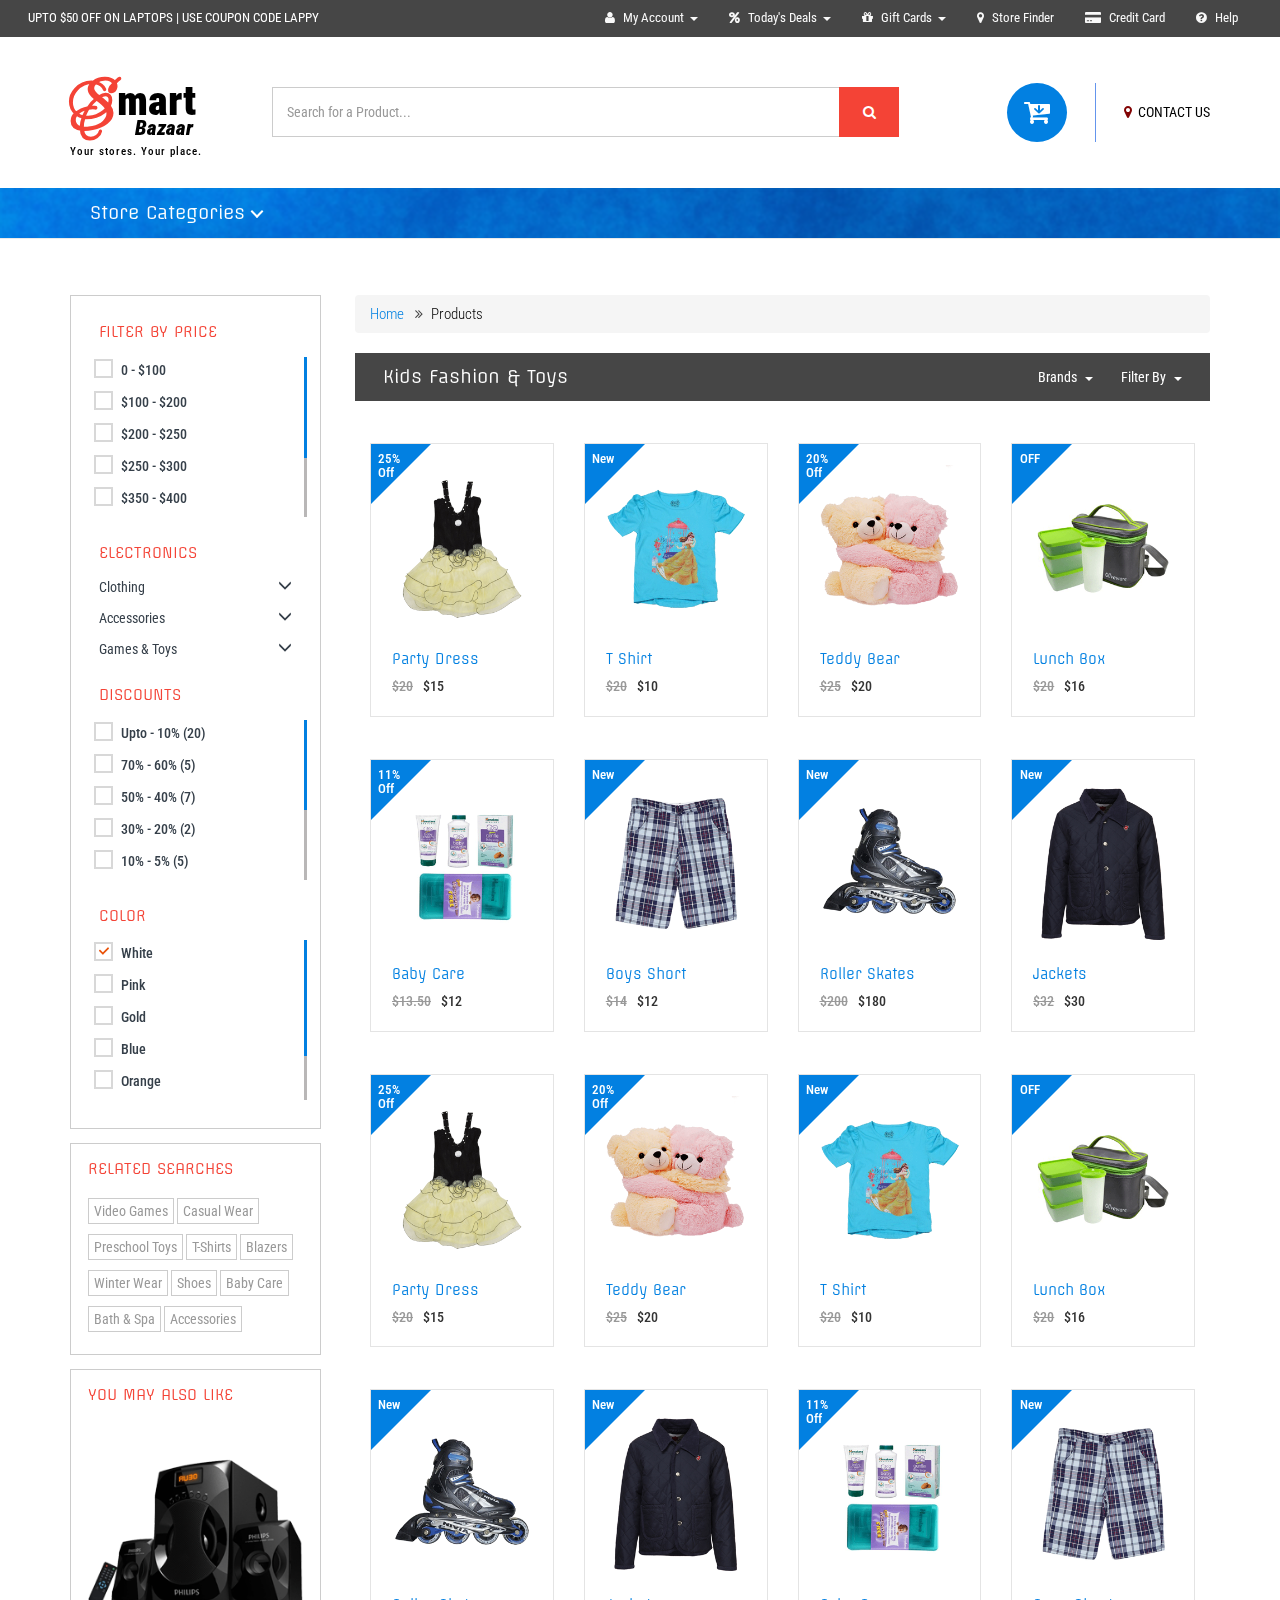
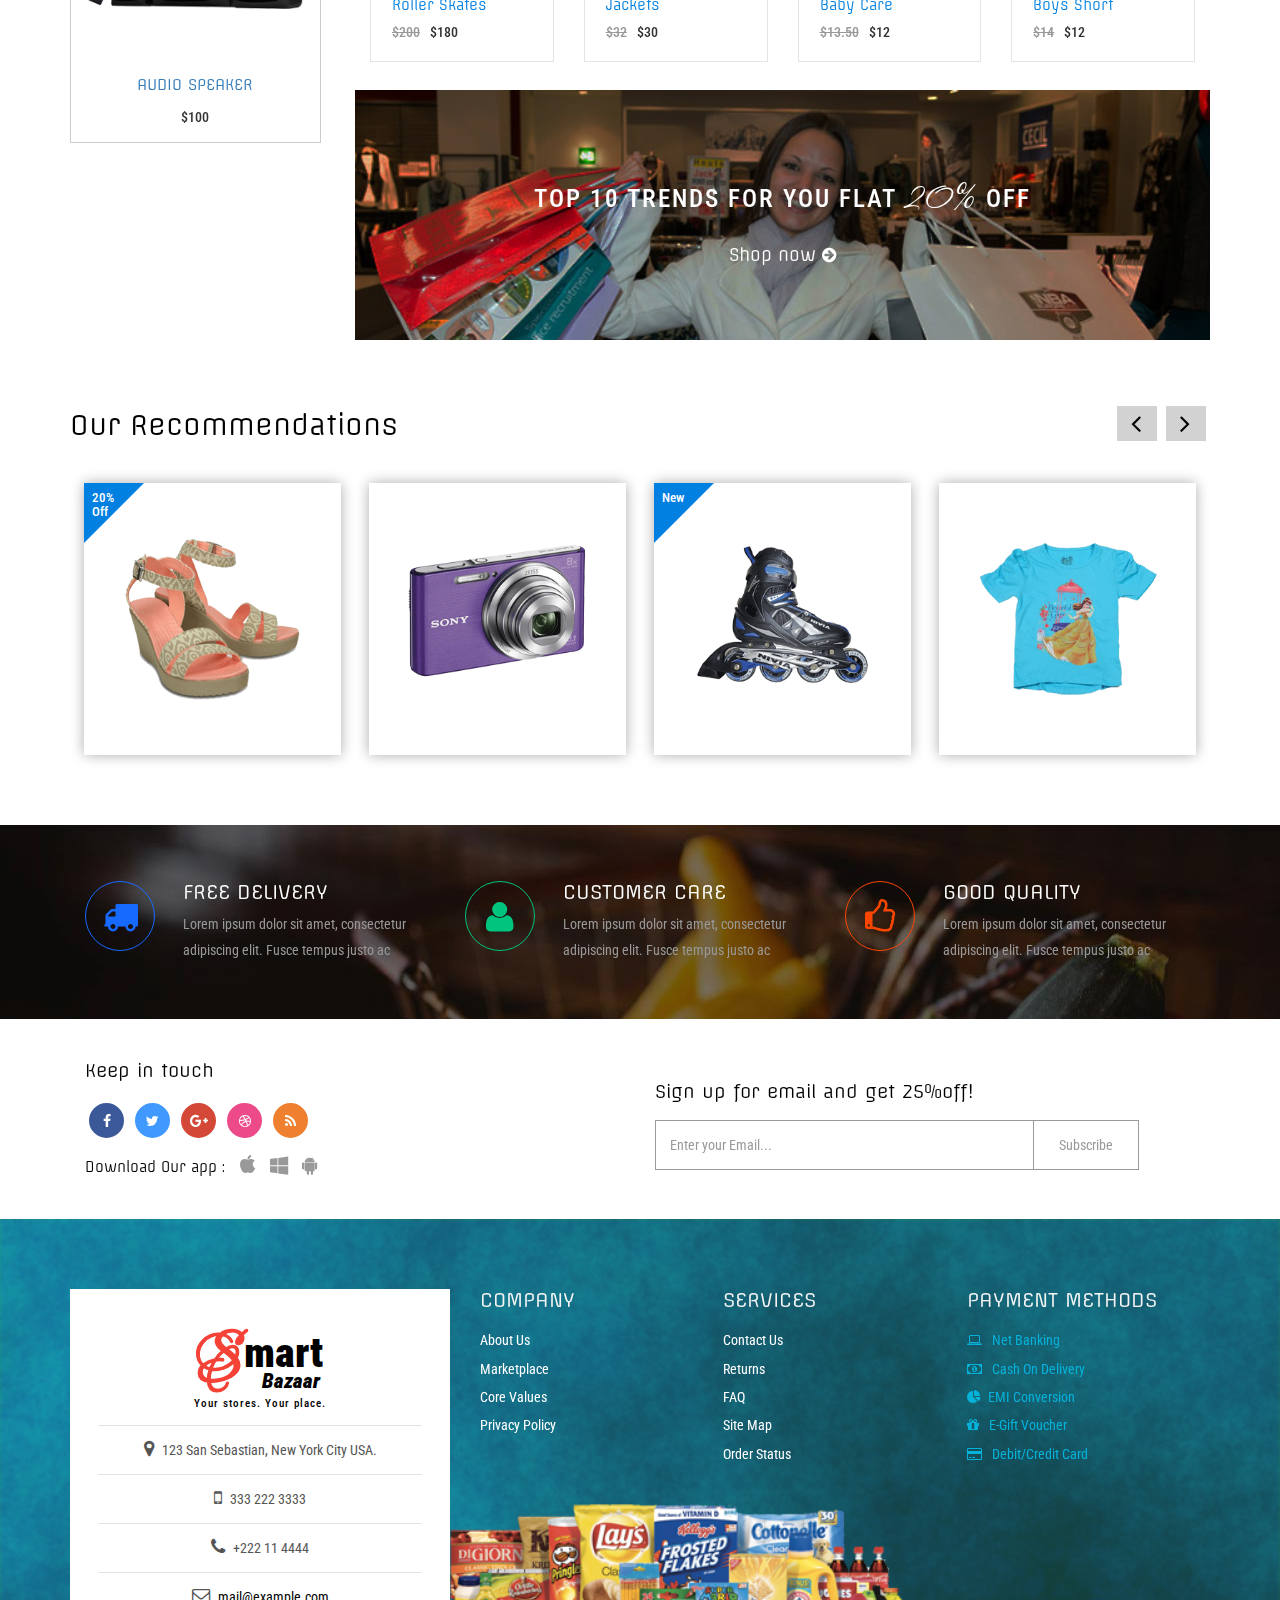
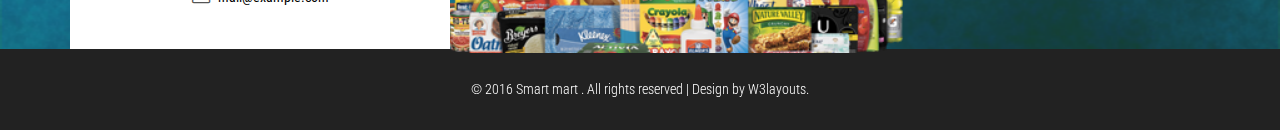
<file: main/products2.html>
<!--
Author: W3layouts
Author URL: http://w3layouts.com
License: Creative Commons Attribution 3.0 Unported
License URL: http://creativecommons.org/licenses/by/3.0/
-->
<!DOCTYPE html>
<html lang="en">
<head>
<title>Smart mart an E-commerce Online Shopping Category Flat Bootstrap Responsive Website Template | Products2 :: w3layouts</title>
<meta name="viewport" content="width=device-width, initial-scale=1">
<meta http-equiv="Content-Type" content="text/html; charset=utf-8" />
<meta name="keywords" content="Smart mart Responsive web template, Bootstrap Web Templates, Flat Web Templates, Android Compatible web template, 
SmartPhone Compatible web template, free WebDesigns for Nokia, Samsung, LG, SonyEricsson, Motorola web design" />
<script type="application/x-javascript"> addEventListener("load", function() { setTimeout(hideURLbar, 0); }, false);
		function hideURLbar(){ window.scrollTo(0,1); } </script>
<!-- Custom Theme files -->
<link href="css/bootstrap.css" rel="stylesheet" type="text/css" media="all" />
<link href="css/style.css" rel="stylesheet" type="text/css" media="all" /> 
<link href="css/menu.css" rel="stylesheet" type="text/css" media="all" /> <!-- menu style -->  
<link href="css/animate.min.css" rel="stylesheet" type="text/css" media="all" />   
<link href="css/owl.carousel.css" rel="stylesheet" type="text/css" media="all"> <!-- carousel slider -->  
<!-- //Custom Theme files -->
<!-- font-awesome icons -->
<link href="css/font-awesome.css" rel="stylesheet"> 
<!-- //font-awesome icons -->
<!-- js -->
<script src="js/jquery-2.2.3.min.js"></script> 
<script src="js/owl.carousel.js"></script>
<!-- //js --> 
<!-- web-fonts -->
<link href='//fonts.googleapis.com/css?family=Roboto+Condensed:400,300,300italic,400italic,700,700italic' rel='stylesheet' type='text/css'>
<link href='//fonts.googleapis.com/css?family=Lovers+Quarrel' rel='stylesheet' type='text/css'>
<link href='//fonts.googleapis.com/css?family=Offside' rel='stylesheet' type='text/css'>
<link href='//fonts.googleapis.com/css?family=Tangerine:400,700' rel='stylesheet' type='text/css'>
<!-- web-fonts --> 
<!-- scroll to fixed--> 
<script src="js/jquery-scrolltofixed-min.js" type="text/javascript"></script>
<script>
    $(document).ready(function() {

        // Dock the header to the top of the window when scrolled past the banner. This is the default behaviour.

        $('.header-two').scrollToFixed();  
        // previous summary up the page.

        var summaries = $('.summary');
        summaries.each(function(i) {
            var summary = $(summaries[i]);
            var next = summaries[i + 1];

            summary.scrollToFixed({
                marginTop: $('.header-two').outerHeight(true) + 10, 
                zIndex: 999
            });
        });
    });
</script>
<!-- //scroll to fixed--> 
<!-- start-smooth-scrolling -->
<script type="text/javascript" src="js/move-top.js"></script>
<script type="text/javascript" src="js/easing.js"></script>	
<script type="text/javascript">
		jQuery(document).ready(function($) {
			$(".scroll").click(function(event){		
				event.preventDefault();
				$('html,body').animate({scrollTop:$(this.hash).offset().top},1000);
			});
		});
</script>
<!-- //end-smooth-scrolling -->
<!-- smooth-scrolling-of-move-up -->
<script type="text/javascript">
	$(document).ready(function() {
	
		var defaults = {
			containerID: 'toTop', // fading element id
			containerHoverID: 'toTopHover', // fading element hover id
			scrollSpeed: 1200,
			easingType: 'linear' 
		};
		
		$().UItoTop({ easingType: 'easeOutQuart' });
		
	});
</script>
<!-- //smooth-scrolling-of-move-up -->  
<!-- the jScrollPane script -->
<script type="text/javascript" src="js/jquery.jscrollpane.min.js"></script>
		<script type="text/javascript" id="sourcecode">
			$(function()
			{
				$('.scroll-pane').jScrollPane();
			});
		</script>
<!-- //the jScrollPane script -->
<script type="text/javascript" src="js/jquery.mousewheel.js"></script>
<!-- the mousewheel plugin --> 
</head>
<body>
	<!-- header -->
	<div class="header">
		<div class="w3ls-header"><!--header-one--> 
			<div class="w3ls-header-left">
				<p><a href="#">UPTO $50 OFF ON LAPTOPS | USE COUPON CODE LAPPY </a></p>
			</div>
			<div class="w3ls-header-right">
				<ul>
					<li class="dropdown head-dpdn">
						<a href="#" class="dropdown-toggle" data-toggle="dropdown"><i class="fa fa-user" aria-hidden="true"></i> My Account<span class="caret"></span></a>
						<ul class="dropdown-menu">
							<li><a href="login.html">Login </a></li> 
							<li><a href="signup.html">Sign Up</a></li> 
							<li><a href="login.html">My Orders</a></li>  
							<li><a href="login.html">Wallet</a></li> 
						</ul> 
					</li> 
					<li class="dropdown head-dpdn">
						<a href="#" class="dropdown-toggle" data-toggle="dropdown"><i class="fa fa-percent" aria-hidden="true"></i> Today's Deals<span class="caret"></span></a>
						<ul class="dropdown-menu">
							<li><a href="offers.html">Cash Back Offers</a></li> 
							<li><a href="offers.html">Product Discounts</a></li>
							<li><a href="offers.html">Special Offers</a></li> 
						</ul> 
					</li> 
					<li class="dropdown head-dpdn">
						<a href="#" class="dropdown-toggle" data-toggle="dropdown"><i class="fa fa-gift" aria-hidden="true"></i> Gift Cards<span class="caret"></span></a>
						<ul class="dropdown-menu">
							<li><a href="offers.html">Product Gift card</a></li> 
							<li><a href="offers.html">Occasions Register</a></li>
							<li><a href="offers.html">View Balance</a></li> 
						</ul> 
					</li> 
					<li class="dropdown head-dpdn">
						<a href="contact.html" class="dropdown-toggle"><i class="fa fa-map-marker" aria-hidden="true"></i> Store Finder</a>
					</li> 
					<li class="dropdown head-dpdn">
						<a href="card.html" class="dropdown-toggle"><i class="fa fa-credit-card-alt" aria-hidden="true"></i> Credit Card</a>
					</li> 
					<li class="dropdown head-dpdn">
						<a href="help.html" class="dropdown-toggle"><i class="fa fa-question-circle" aria-hidden="true"></i> Help</a>
					</li>
				</ul>
			</div>
			<div class="clearfix"> </div> 
		</div>
		<div class="header-two"><!-- header-two -->
			<div class="container">
				<div class="header-logo">
					<h1><a href="index.html"><span>S</span>mart <i>Bazaar</i></a></h1>
					<h6>Your stores. Your place.</h6> 
				</div>	
				<div class="header-search">
					<form action="#" method="post">
						<input type="search" name="Search" placeholder="Search for a Product..." required="">
						<button type="submit" class="btn btn-default" aria-label="Left Align">
							<i class="fa fa-search" aria-hidden="true"> </i>
						</button>
					</form>
				</div>
				<div class="header-cart"> 
					<div class="my-account">
						<a href="contact.html"><i class="fa fa-map-marker" aria-hidden="true"></i> CONTACT US</a>						
					</div>
					<div class="cart"> 
						<form action="#" method="post" class="last"> 
							<input type="hidden" name="cmd" value="_cart" />
							<input type="hidden" name="display" value="1" />
							<button class="w3view-cart" type="submit" name="submit" value=""><i class="fa fa-cart-arrow-down" aria-hidden="true"></i></button>
						</form>  
					</div>
					<div class="clearfix"> </div> 
				</div> 
				<div class="clearfix"> </div>
			</div>		
		</div><!-- //header-two -->
		<div class="header-three"><!-- header-three -->
			<div class="container">
				<div class="menu">
					<div class="cd-dropdown-wrapper">
						<a class="cd-dropdown-trigger" href="#0">Store Categories</a>
						<nav class="cd-dropdown"> 
							<a href="#0" class="cd-close">Close</a>
							<ul class="cd-dropdown-content"> 
								<li><a href="offers.html">Today's Offers</a></li>
								<li class="has-children">
									<a href="#">Electronics</a> 
									<ul class="cd-secondary-dropdown is-hidden">
										<li class="go-back"><a href="#">Menu</a></li>
										<li class="see-all"><a href="products.html">All Electronics</a></li>
										<li class="has-children">
											<a href="#">MOBILE PHONES</a>  
											<ul class="is-hidden"> 
												<li class="go-back"><a href="#">All Electronics</a></li> 
												<li class="has-children">
													<a href="#0">SmartPhones</a> 
													<ul class="is-hidden"> 
														<li class="go-back"><a href="#"> </a></li>
														<li><a href="products.html">Android</a></li>
														<li><a href="products.html">Windows</a></li>
														<li><a href="products.html">Black berry</a></li>
													</ul>
												</li>
												<li> <a href="products.html">IPhones</a> </li>
												<li><a href="products.html">Tablets</a></li>
												<li><a href="products.html">IPad</a></li>
												<li><a href="products.html">Feature Phones</a></li> 
											</ul>
										</li> 
										<li class="has-children">
											<a href="#">LARGE APPLIANCES</a> 
											<ul class="is-hidden"> 
												<li class="go-back"><a href="#">All Electronics </a></li>
												<li><a href="products.html">Refrigerators</a></li> 
												<li><a href="products.html">Washing Machine</a></li>
												<li><a href="products.html">Office Technology</a></li>
												<li><a href="products.html">Air conditioner</a></li>
												<li><a href="products.html">Home Automation</a></li>
											</ul>
										</li> 
										<li class="has-children">
											<a href="#">ENTERTAINMENT</a> 
											<ul class="is-hidden"> 
												<li class="go-back"><a href="#">All Electronics</a></li>
												<li><a href="products.html">Tv & Accessories</a></li>
												<li><a href="products.html">Digital Camera</a></li>
												<li><a href="products.html">Gaming</a></li>
												<li><a href="products.html">Home Audio & Theater</a></li>
												<li class="has-children">
													<a href="#">Computer</a>
													<ul class="is-hidden">
														<li class="go-back"><a href="#"> </a></li> 
														<li><a href="products.html">Laptop </a></li>
														<li><a href="products.html">Gaming PC</a></li>
														<li><a href="products.html">Monitors</a></li>
														<li><a href="products.html">Networking</a></li>
														<li><a href="products.html">Printers & Supplies</a></li>
														<li><a href="products.html">Accessories</a></li>
													</ul>
												</li> 
											</ul>
										</li> 
										<li class="has-children">
											<a href="#">HOME APPLIANCES</a> 
											<ul class="is-hidden">
												<li class="go-back"><a href="#0">All Electronics </a></li>
												<li class="has-children"><a href="#">Kitchen appliances</a>
													<ul class="is-hidden">
														<li class="go-back"><a href="#0"> </a></li>
														<li><a href="products.html">Rice Cookers</a></li>
														<li><a href="products.html">Mixer Juicer</a></li>
														<li><a href="products.html">Grinder</a></li>
														<li><a href="products.html">Blenders & Choppers</a></li>
														<li><a href="products.html">Microwave Oven</a></li>
														<li><a href="products.html">Food Processors</a></li>
													</ul>
												</li>
												<li><a href="products.html">Purifiers</a></li>
												<li><a href="products.html">Geysers</a></li>
												<li><a href="products.html">Gas Stove</a></li>
												<li><a href="products.html">Vacuum Cleaner</a></li>
												<li><a href="products.html">Sewing Machine</a></li> 
												<li><a href="products.html">Heaters & Fans</a></li>
											</ul>
										</li>
										<li class="has-children">
											<a href="#">SMALL DEVICES</a> 
											<ul class="is-hidden"> 
												<li class="go-back"><a href="#0">All Electronics </a></li>
												<li><a href="products.html">Wifi Dongle</a></li>
												<li><a href="products.html">Router & Modem</a></li>
												<li class="has-children"><a href="#">Storage Devices</a>
													<ul class="is-hidden">
														<li class="go-back"><a href="#0"> </a></li>
														<li><a href="products.html">Cloud Storage</a></li>
														<li><a href="products.html">Hard Disk</a></li>
														<li><a href="products.html">SSD</a></li>
														<li><a href="products.html">Pen Drive</a></li>
														<li><a href="products.html">Memory card</a></li> 
														<li><a href="products.html">Security Devices</a></li> 
													</ul>
												</li> 
												<li><a href="products.html">Office Supplies</a></li>
												<li><a href="products.html">Cut the Cable</a></li>
												<li><a href="products.html">Auto Electronics</a></li>  
											</ul>
										</li>
										<li class="has-children">
											<a href="#">PERSONAL CARE</a> 
											<ul class="is-hidden"> 
												<li class="go-back"><a href="#0">All Electronics </a></li>
												<li><a href="products.html">Epilator</a></li> 
												<li><a href="products.html">Hair Styler</a></li>
												<li><a href="products.html">Trimmer & Shaver</a></li>
												<li><a href="products.html">Health Care</a></li> 
												<li><a href="products.html">cables</a></li>
											</ul>
										</li>
									</ul> <!-- .cd-secondary-dropdown --> 
								</li> <!-- .has-children -->
								<li class="has-children">
									<a href="#">Fashion Store</a> 
									<ul class="cd-secondary-dropdown is-hidden">
										<li class="go-back"><a href="#">Menu</a></li>
										<li class="see-all"><a href="products1.html">All Fashion Stores</a></li>
										<li class="has-children">
											<a href="#">GIRLS' CLOTHING</a> 
											<ul class="is-hidden">  
												<li class="go-back"><a href="#">All Fashion Stores</a></li>
												<li><a href="products1.html">Ethnic wear </a></li>
												<li><a href="products1.html">Maternity wear</a></li>
												<li><a href="products1.html">inner & nightwear </a></li>
												<li><a href="products1.html">casual wear </a></li>
												<li><a href="products1.html">formal wear</a></li>
												<li><a href="products1.html">Sports wear</a></li>
											</ul>
										</li> 
										<li class="has-children">
											<a href="#">BOYS' CLOTHING</a> 
											<ul class="is-hidden">  
												<li class="go-back"><a href="#">All Fashion Stores</a></li>
												<li><a href="products1.html">Jeans</a></li>  
												<li><a href="products1.html">Casual wear</a></li> 
												<li><a href="products1.html">Shorts</a></li> 
												<li><a href="products1.html">T-Shirts & Polos</a></li> 
												<li><a href="products1.html">Trousers & Chinos</a></li> 
											</ul>
										</li> 
										<li class="has-children">
											<a href="#">JACKETS</a> 
											<ul class="is-hidden">
												<li class="go-back"><a href="#">All Fashion Stores</a></li>
												<li><a href="products1.html">Blazers</a></li>
												<li><a href="products1.html">Bomber jackets</a></li>
												<li><a href="products1.html">Denim Jackets</a></li>
												<li><a href="products1.html">Duffle Coats</a></li>
												<li><a href="products1.html">Leather Jackets</a></li>
												<li><a href="products1.html">Parkas</a></li>
											</ul>
										</li> 
										<li class="has-children">
											<a href="#">ACCESSORIES </a> 
											<ul class="is-hidden"> 
												<li class="go-back"><a href="#">All Fashion Stores</a></li>
												<li><a href="products1.html">Watches </a></li>
												<li><a href="products1.html">Eyewear </a></li>
												<li><a href="products1.html">Jewellery </a></li>
												<li class="has-children">
													<a href="#">Footwear </a>  
													<ul class="is-hidden">
														<li class="go-back"><a href="#"> </a></li>
														<li><a href="products1.html">Ethnic</a></li>  
														<li><a href="products1.html">Casual wear</a></li>
														<li><a href="products1.html">Sports Shoes</a></li>
														<li><a href="products1.html">Boots</a></li>
													</ul> 
												</li> 
												<li><a href="products1.html">Stoles & Scarves</a></li>
												<li><a href="products1.html">Handbags</a></li>
											</ul>
										</li>
										<li class="has-children">
											<a href="#">BEAUTY</a> 
											<ul class="is-hidden">
												<li class="go-back"><a href="#">All Fashion Stores</a></li>
												<li><a href="products1.html">Perfumes & Deos</a></li>
												<li><a href="products1.html">Lipsticks & Nail Polish</a></li>
												<li><a href="products1.html">Beauty Gift Hampers</a></li> 
												<li><a href="products1.html">Personal Grooming</a></li>
												<li><a href="products1.html">Travel bags</a></li>
											</ul>
										</li>
										<li class="has-children">
											<a href="products1.html">PERSONAL CARE</a> 
											<ul class="is-hidden"> 
												<li class="go-back"><a href="#">All Fashion Stores</a></li>
												<li><a href="products1.html">Face Care</a></li>
												<li><a href="products1.html">Nail Care</a></li>
												<li><a href="products1.html">Hair Care</a></li>
												<li><a href="products1.html">Body Care</a></li>
												<li><a href="products1.html">Bath & Spa</a></li>   
											</ul>
										</li>
									</ul> <!-- .cd-secondary-dropdown --> 
								</li> <!-- .has-children -->
								<li class="has-children">
									<a href="products2.html">Kids Fashion & Toys</a> 
									<ul class="cd-secondary-dropdown is-hidden"> 
										<li class="go-back"><a href="#">Menu</a></li>
										<li class="see-all"><a href="products2.html">All Kids Fashions</a></li>
										<li class="has-children">
											<a href="products2.html">KIDS CLOTHING</a> 
											<ul class="is-hidden"> 
												<li class="go-back"><a href="#">All Kids Fashions</a></li>
												<li><a href="products2.html">Ethnic wear </a></li> 
												<li><a href="products2.html">inner & Sleepwear </a></li>
												<li><a href="products2.html">Dresses & Frocks </a></li>
												<li><a href="products2.html">Winter wear</a></li>
												<li><a href="products2.html">Diaper & Accessories</a></li>
											</ul>
										</li> 
										<li class="has-children"><a href="#">KIDS FASHION</a>
											<ul class="is-hidden">  
												<li class="go-back"><a href="#">All Kids Fashions</a></li>
												<li><a href="products2.html">Footwear</a></li> 
												<li><a href="products2.html">Sunglasses </a></li>
												<li><a href="products2.html">School & Stationery</a></li>
												<li><a href="products2.html">Jewellery</a></li>
												<li><a href="products2.html">Hair bands & Clips</a></li>
											</ul>
										</li>
										<li class="has-children"><a href="#">Baby Care</a>
											<ul class="is-hidden"> 
												<li class="go-back"><a href="#">All Kids Fashions</a></li>
												<li><a href="products2.html">Lotions, Oil & Powder </a></li> 
												<li><a href="products2.html">Soaps, Shampoo </a></li>
												<li><a href="products2.html">Bath Towels</a></li> 
												<li class="has-children">
													<a href="#">Feeding</a> 
													<ul class="is-hidden">
														<li class="go-back"><a href="#"> </a></li> 
														<li><a href="products2.html">Baby Food </a></li>
														<li><a href="products2.html">Bottle Feeding </a></li>
														<li><a href="products2.html">Breast Feeding</a></li>  
													</ul>
												</li>  
												<li><a href="products2.html">Toddlers' Rooms</a></li> 	
											</ul><!-- .cd-secondary-dropdown --> 
										</li> <!-- .has-children -->								
										<li class="has-children"><a href="#">TOYS & GAMES </a>
											<ul class="is-hidden"> 
												<li class="go-back"><a href="#">All Kids Fashions</a></li>
												<li><a href="products2.html">Art & Crafts</a></li> 
												<li><a href="products2.html">Educational Toys </a></li>
												<li><a href="products2.html">Baby Toys</a></li> 
												<li><a href="products2.html">Outdoor Play </a></li> 
												<li><a href="products2.html">Musical Instruments</a></li>
											</ul>
										</li>
										<li> 
											<ul class="is-hidden">
												<li class="go-back"><a href="#">All Kids Fashions</a></li>
												<li><a href="products2.html">Toy Tips & Trends</a></li> 
												<li><a href="products2.html">Preschool Toys</a></li>
												<li><a href="products2.html">Musical Instruments</a></li> 
												<li><a href="products2.html">Bikes & Ride-Ons</a></li>
												<li><a href="products2.html">Video Games</a></li>
												<li><a href="products2.html">PC & Digital Gaming</a></li>
											</ul>	
										</li> 
									</ul><!-- .cd-secondary-dropdown --> 
								</li> <!-- .has-children --> 
								<li class="has-children">
									<a href="#">Home, Furniture & Patio</a> 
									<ul class="cd-secondary-dropdown is-hidden">
										<li class="go-back"><a href="#">Menu</a></li>
										<li class="see-all"><a href="products3.html">All Products</a></li>
										<li class="has-children">
											<a href="#">Kitchen Uses</a> 
											<ul class="is-hidden">  
												<li class="go-back"><a href="#"></a></li>
												<li><a href="products3.html">Dinner Sets </a></li> 
												<li><a href="products3.html">Cookware & Bakeware </a></li>
												<li><a href="products3.html">Containers & Jars </a></li>
												<li><a href="products3.html">Kitchen Tools </a></li>
												<li><a href="products3.html">Food Storage</a></li>
												<li><a href="products3.html">Casseroles</a></li>
											</ul>
										</li> 
										<li class="has-children">
											<a href="#">Furniture </a> 
											<ul class="is-hidden"> 
												<li class="go-back"><a href="#"></a></li>
												<li><a href="products3.html">Bedroom </a></li> 
												<li><a href="products3.html">Dining Room </a></li>
												<li><a href="products3.html">Kids' Furniture </a></li>
												<li><a href="products3.html">Living Room</a></li>
												<li><a href="products3.html">Office</a></li>
												<li><a href="products3.html">Mattresses</a></li>
											</ul>
										</li> 
										<li class="has-children">
											<a href="#">Home Decor </a> 
											<ul class="is-hidden">
												<li class="go-back"><a href="#"></a></li>
												<li><a href="products3.html">Lighting</a></li> 
												<li><a href="products3.html">Painting</a></li>
												<li><a href="products3.html">Curtains & Blinds</a></li>
												<li><a href="products3.html">Patio Furniture</a></li>
												<li><a href="products3.html">Wardrobes & Cabinets</a></li>
												<li><a href="products3.html">Mattresses</a></li>
											</ul>
										</li>  
										<li class="has-children">
											<a href="#">Gardening & Lawn </a> 
											<ul class="is-hidden">
												<li class="go-back"><a href="#"> </a></li>  
												<li><a href="products3.html">Gardening </a></li> 
												<li><a href="products3.html">Landscaping </a></li>
												<li><a href="products3.html">Sheds</a></li>
												<li><a href="products3.html">Outdoor Storage  </a></li>
												<li><a href="products3.html">Garden & Ideas </a></li>
												<li><a href="products3.html">Patio Tips</a></li>
											</ul>
										</li> 
										<li class="has-children">
											<a href="#">Garage Storage</a> 
											<ul class="is-hidden"> 
												<li class="go-back"><a href="#"></a></li>
												<li><a href="products3.html">Baskets & Bins </a></li> 
												<li><a href="products3.html">Garage Door Openers</a></li>
												<li><a href="products3.html">Free Standing Shelves </a></li>
												<li><a href="products3.html">Floor cleaning</a></li>
												<li><a href="products3.html">Tool Kits</a></li>
											</ul>
										</li>  
									</ul><!-- .cd-secondary-dropdown --> 
								</li> <!-- .has-children -->  
								<li class="has-children">
									<a href="#">Sports, Fitness & Outdoor</a>
									<ul class="cd-secondary-dropdown is-hidden">
										<li class="go-back"><a href="#">Menu</a></li>
										<li class="see-all"><a href="products4.html">All Products</a></li>
										<li class="has-children">
											<a href="#">Single Sports </a> 
											<ul class="is-hidden">
												<li class="go-back"><a href="#"></a></li>
												<li><a href="products4.html">Bikes </a></li> 
												<li><a href="products4.html">Fishing  </a></li>
												<li><a href="products4.html">Cycling </a></li>
												<li><a href="products4.html">Musical Instruments</a></li>
												<li><a href="products4.html">Archery </a></li>
											</ul>
										</li> 
										<li class="has-children">
											<a href="#">Team Sports</a> 
											<ul class="is-hidden"> 
												<li class="go-back"><a href="#"></a></li>
												<li><a href="products4.html">Cricket </a></li> 
												<li><a href="products4.html">Badminton </a></li>
												<li><a href="products4.html">Swimming Gear </a></li>
												<li><a href="products4.html">Sports Apparel </a></li>
												<li><a href="products4.html">Indoor games</a></li>
											</ul>
										</li> 
										<li class="has-children">
											<a href="#">Fitness </a> 
											<ul class="is-hidden">
												<li class="go-back"><a href="#"></a></li>
												<li><a href="products4.html">Fitness Accessories </a></li> 
												<li><a href="products4.html">Exercise Machines </a></li>
												<li><a href="products4.html">Ellipticals </a></li>
												<li><a href="products4.html">Home Gyms</a></li> 
												<li><a href="products4.html">Exercise Bikes</a></li> 
											</ul>
										</li>
										<li class="has-children">
											<a href="#">Camping </a> 
											<ul class="is-hidden">
												<li class="go-back"><a href="#"></a></li>
												<li><a href="products4.html"> Airbeds</a></li> 
												<li><a href="products4.html">Tents </a></li>
												<li><a href="products4.html">Gazebo's & Shelters</a></li>
												<li><a href="products4.html">Coolers </a></li>
												<li><a href="products4.html">Canopies</a></li>
												<li><a href="products4.html">Sleeping Bags</a></li>
											</ul>
										</li> 
										<li class="has-children">
											<a href="#">Camping Tools</a> 
											<ul class="is-hidden">
												<li class="go-back"><a href="#"></a></li>
												<li><a href="products4.html">Shooting </a></li> 
												<li><a href="products4.html">Knives & Tools </a></li>
												<li><a href="products4.html">Optics & Binoculars </a></li>
												<li><a href="products4.html">Lights & Lanterns </a></li>
												<li><a href="products4.html">Hunting Clothing </a></li>
											</ul>
										</li> 
										<li class="has-children">
											<a href="#">Other</a> 
											<ul class="is-hidden">
												<li class="go-back"><a href="#"></a></li>
												<li><a href="products4.html">Riding Gears & More </a></li> 
												<li><a href="products4.html">Body Massagers </a></li>
												<li><a href="products4.html">Health Monitors </a></li>
												<li><a href="products4.html">Health Drinks </a></li> 
											</ul>
										</li> 	
									</ul><!-- .cd-secondary-dropdown --> 
								</li> <!-- .has-children -->  
								<li class="has-children">
									<a href="#">Grocery store</a>
									<ul class="cd-secondary-dropdown is-hidden">
										<li class="go-back"><a href="#">Menu</a></li>
										<li class="see-all"><a href="products5.php">All Products</a></li>
										<li class="has-children">
											<a href="#">Veggies & Fruits </a> 
											<ul class="is-hidden">
												<li class="go-back"><a href="#"></a></li>
												<li><a href="products5.php">Vegetables </a></li> 
												<li><a href="products5.php">Fruits </a></li>
												<li><a href="products5.php">Dry Fruits</a></li> 
												<li><a href="products5.php">Snacks & Cookies </a></li>
												<li><a href="products5.php">Breakfast & Cereal</a></li> 
											</ul> 
										</li> 
										<li class="has-children">
											<a href="#">Packet Food</a> 
											<ul class="is-hidden">
												<li class="go-back"><a href="#"></a></li>
												<li><a href="products5.php">Beverages </a></li> 
												<li><a href="products5.php">Baking </a></li>
												<li><a href="products5.php">Emergency Food </a></li>
												<li><a href="products5.php">Candy & Gum </a></li>
												<li><a href="products5.php">Meals & Pasta </a></li>
											</ul>
										</li> 
										<li class="has-children">
											<a href="#">Shop All Pets </a> 
											<ul class="is-hidden">
												<li class="go-back"><a href="#"></a></li>
												<li><a href="products5.php">Dogs </a></li>  
												<li><a href="products5.php">Fish </a></li>												
												<li><a href="products5.php">Cats</a></li>
												<li><a href="products5.php">Birds </a></li>
												<li><a href="products5.php">Pet Food </a></li>
											</ul>
										</li>
										<li class="has-children">
											<a href="#">Household Essentials </a> 
											<ul class="is-hidden"> 
												<li class="go-back"><a href="#"></a></li>
												<li><a href="products5.php">Laundry Room </a></li> 
												<li><a href="products5.php">Paper & Plastic</a></li>
												<li><a href="products5.php">Pest Control </a></li>
												<li><a href="products5.php">Batteries </a></li> 
											</ul>
										</li> 
										<li class="has-children">
											<a href="#">Food Shops </a> 
											<ul class="is-hidden">
												<li class="go-back"><a href="#"></a></li>
												<li><a href="products5.php">Fresh Food</a></li> 
												<li><a href="products5.php">Food Gifts </a></li>
												<li><a href="products5.php">Frozen Food </a></li>
												<li><a href="products5.php">Organic </a></li>
												<li><a href="products5.php">Gluten Free </a></li>
											</ul>
										</li> 
										<li class="has-children">
											<a href="#">Tips </a> 
											<ul class="is-hidden">
												<li class="go-back"><a href="#"></a></li>
												<li><a href="products5.php">Pets Growth</a></li> 
												<li><a href="products5.php">Recipes </a></li>
												<li><a href="products5.php">Snacks</a></li>
												<li><a href="products5.php">Nutrition</a></li> 
											</ul>
										</li> 
									</ul><!-- .cd-secondary-dropdown --> 
								</li> <!-- .has-children -->  
								<li class="has-children">
									<a href="#">Photo, Gifts & Office Supplies</a>
									<ul class="cd-secondary-dropdown is-hidden">
										<li class="go-back"><a href="#">Menu</a></li>
										<li class="see-all"><a href="products6.html">All Products</a></li>
										<li class="has-children">
											<a href="#">Trending Now </a> 
											<ul class="is-hidden">
												<li class="go-back"><a href="#"></a></li>
												<li><a href="products6.html">Best Priced</a></li> 
												<li><a href="products6.html">Chocolates </a></li>
												<li><a href="products6.html">Gift Cards </a></li>
												<li><a href="products6.html">Fashion & Accessories </a></li>
												<li><a href="products6.html">Decorative Plants </a></li>
											</ul>
										</li> 
										<li class="has-children">
											<a href="#">Photos </a> 
											<ul class="is-hidden">
												<li class="go-back"><a href="#"></a></li>
												<li><a href="products6.html">Shelf animation </a></li> 
												<li><a href="products6.html">3D-rendered </a></li>
												<li><a href="products6.html">gift builder </a></li>
												<li><a href="products6.html">Frames</a></li>
												<li><a href="products6.html">Wall Decor</a></li>
											</ul>
										</li> 
										<li class="has-children">
											<a href="#">Gifts </a> 
											<ul class="is-hidden">	
												<li class="go-back"><a href="#"></a></li>
												<li><a href="products6.html">Personalized Gifts </a></li> 
												<li><a href="products6.html">Flowers </a></li>
												<li><a href="products6.html">Cards & Toys</a></li>
												<li><a href="products6.html">Show pieces </a></li>
												<li><a href="products6.html">Photo Books</a></li>
											</ul>
										</li>
										<li class="has-children">
											<a href="#">Favourite Brands </a> 
											<ul class="is-hidden">
												<li class="go-back"><a href="#"></a></li>
												<li><a href="products6.html">Archies </a></li> 
												<li><a href="products6.html">Jewel Fuel </a></li>
												<li><a href="products6.html">Ferns N Petals </a></li>
												<li><a href="products6.html">Happily Unmarried</a></li>
												<li><a href="products6.html">Chumbak</a></li>
											</ul>
										</li> 
										<li class="has-children">
											<a href="#">Office</a> 
											<ul class="is-hidden"> 
												<li class="go-back"><a href="#"></a></li>
												<li><a href="products6.html">Calendars</a></li> 
												<li><a href="products6.html">Mousepads</a></li>
												<li><a href="products6.html">Phone Cases</a></li>
												<li><a href="products6.html">Tablet & Laptop Cases</a></li>
												<li><a href="products6.html">Mounted Photos</a></li>
											</ul>
										</li> 
										<li class="has-children">
											<a href="#">Combos </a> 
											<ul class="is-hidden">
												<li class="go-back"><a href="#"></a></li>
												<li><a href="products6.html">Chocolates </a></li> 
												<li><a href="products6.html">Dry Fruits</a></li>
												<li><a href="products6.html">Sweets</a></li>
												<li><a href="products6.html">Snacks</a></li>
												<li><a href="products6.html">Cakes</a></li>
											</ul>
										</li> 
									</ul><!-- .cd-secondary-dropdown --> 
								</li> 
								<li class="has-children">
									<a href="#">Health, Beauty & Pharmacy</a>
									<ul class="cd-secondary-dropdown is-hidden">
										<li class="go-back"><a href="#">Menu</a></li>
										<li class="see-all"><a href="products7.html">All Products</a></li>
										<li class="has-children">
											<a href="#">Health</a> 
											<ul class="is-hidden">
												<li class="go-back"><a href="#"></a></li>
												<li><a href="products7.html">Home Health Care </a></li> 
												<li><a href="products7.html">Sports Nutrition </a></li>
												<li><a href="products7.html">Vision </a></li>
												<li><a href="products7.html">Vitamins </a></li>
												<li><a href="products7.html">Diet & Nutrition </a></li>
											</ul>
										</li> 
										<li class="has-children">
											<a href="#">Health Tips</a> 
											<ul class="is-hidden">
												<li class="go-back"><a href="#"></a></li>
												<li><a href="products7.html">Diet</a></li> 
												<li><a href="products7.html">Exercise Tips  </a></li>
												<li><a href="products7.html">Vitamin Balance</a></li>
												<li><a href="products7.html">Health Insurance</a></li>
												<li><a href="products7.html">Funeral</a></li>
											</ul>
										</li> 
										<li class="has-children">
											<a href="#">Beauty </a> 
											<ul class="is-hidden">
												<li class="go-back"><a href="#"></a></li>
												<li><a href="products7.html">Massage & Spa </a></li> 
												<li><a href="products7.html">Face Wash</a></li>
												<li><a href="products7.html">Facial Cleanser</a></li>
												<li><a href="products7.html">Makeup </a></li>
												<li><a href="products7.html">Beauty Tips</a></li>
											</ul>
										</li>
										<li class="has-children">
											<a href="#">Pharmacy </a> 
											<ul class="is-hidden">
												<li class="go-back"><a href="#"></a></li>
												<li><a href="products7.html">Home Delivery </a></li> 
												<li><a href="products7.html">History & Reports </a></li>
												<li><a href="products7.html">Transfer Prescriptions </a></li>
												<li><a href="products7.html">Health CheckUp</a></li>
												<li><a href="products7.html">Mobile App</a></li>
											</ul>
										</li> 
										<li class="has-children">
											<a href="#">Pharmacy Center </a> 
											<ul class="is-hidden">
												<li class="go-back"><a href="#"></a></li>
												<li><a href="products7.html">Diabetes Shop </a></li> 
												<li><a href="products7.html">Medicine Cabinet </a></li>
												<li><a href="products7.html">Vitamin Selector</a></li>
												<li><a href="products7.html">Pharmacy Help</a></li> 
											</ul>
										</li>  
									</ul><!-- .cd-secondary-dropdown --> 
								</li>
								<li class="has-children">
									<a href="#">Automotive</a>
									<ul class="cd-secondary-dropdown is-hidden">
										<li class="go-back"><a href="#">Menu</a></li>
										<li class="see-all"><a href="products8.html">All Products</a></li>
										<li class="has-children">
											<a href="#">All Motors </a> 
											<ul class="is-hidden">
												<li class="go-back"><a href="#"></a></li>
												<li><a href="products8.html">Bikes </a></li> 
												<li><a href="products8.html">Yachts </a></li>
												<li><a href="products8.html">Scooters </a></li>
												<li><a href="products8.html">Autos</a></li>
												<li><a href="products8.html">Bus</a></li>
											</ul>
										</li> 
										<li class="has-children">
											<a href="#">Accessories </a> 
											<ul class="is-hidden">
												<li class="go-back"><a href="#"></a></li>
												<li><a href="products8.html">Vehicle Electronics</a></li> 
												<li><a href="products8.html">Stereos & Monitors</a></li>
												<li><a href="products8.html">Bluetooth Devices</a></li>
												<li><a href="products8.html">GPS Navigation</a></li>
												<li><a href="products8.html">Speakers & Tweeters</a></li>
											</ul>
										</li> 
										<li class="has-children">
											<a href="#">Safety & Security </a> 
											<ul class="is-hidden">
												<li class="go-back"><a href="#"></a></li>
												<li><a href="products8.html">Anti-Theft Devices </a></li> 
												<li><a href="products8.html">Helmets</a></li>
												<li><a href="products8.html">Sensors</a></li>
												<li><a href="products8.html">Auto Repair Tools </a></li>
												<li><a href="products8.html">Antifreeze & Coolants </a></li>
											</ul>
										</li>
										<li class="has-children">
											<a href="#">Car Interiors</a> 
											<ul class="is-hidden">
												<li class="go-back"><a href="#"></a></li>
												<li><a href="products8.html">Stereos </a></li> 
												<li><a href="products8.html">Floor Mats </a></li>
												<li><a href="products8.html">Seat Covers</a></li>
												<li><a href="products8.html">Chargers </a></li>
												<li><a href="products8.html">Audio Finder </a></li>
											</ul>
										</li>  
										<li class="has-children">
											<a href="#">Exterior Accessories </a> 
											<ul class="is-hidden"> 
												<li class="go-back"><a href="#"></a></li>
												<li><a href="products8.html">Wheel covers </a></li> 
												<li><a href="products8.html">Car Lighting </a></li>
												<li><a href="products8.html">Polish & Waxes</a></li>
												<li><a href="products8.html">Cargo Management</a></li>
												<li><a href="products8.html">Car Decoration </a></li>
											</ul>
										</li> 
										<li class="has-children">
											<a href="#">Car Care</a> 
											<ul class="is-hidden">
												<li class="go-back"><a href="#"></a></li>
												<li><a href="products8.html">Auto Tips & Advice </a></li> 
												<li><a href="products8.html">Car Washes & Cleaners </a></li>
												<li><a href="products8.html">Car Wax & Polish</a></li>
												<li><a href="products8.html">Cleaning Tools</a></li>
												<li><a href="products8.html">Detailing Kits </a></li>
											</ul>
										</li> 
									</ul><!-- .cd-secondary-dropdown --> 
								</li>
								<li class="has-children">
									<a href="#">Books, Music & Movies</a>
									<ul class="cd-secondary-dropdown is-hidden">
										<li class="go-back"><a href="#">Menu</a></li>
										<li class="see-all"><a href="products9.html">All Products</a></li>
										<li class="has-children">
											<a href="#">Books</a> 
											<ul class="is-hidden">
												<li class="go-back"><a href="#"></a></li>
												<li class="has-children"><a href="#">Exam books </a>
													<ul class="is-hidden">
														<li class="go-back"><a href="#"> </a></li>
														<li><a href="products9.html">CAT/MAT/XAT</a></li>
														<li><a href="products9.html">Civil Services</a></li>
														<li><a href="products9.html">AFCAT</a></li>
														<li><a href="products9.html">New Releases</a></li>
													</ul>												
												</li>
												<li><a href="products9.html">Academic Text </a></li>
												<li><a href="products9.html">Romance Books </a></li>
												<li><a href="products9.html">Journals </a></li>
												<li><a href="products9.html">Children's & Teen Books </a></li>
											</ul>
										</li> 
										<li class="has-children">
											<a href="#">Music</a> 
											<ul class="is-hidden">
												<li class="go-back"><a href="#"></a></li>
												<li><a href="products9.html">New Releases </a></li> 
												<li><a href="products9.html">Country Music </a></li>
												<li><a href="products9.html">Musical Instruments </a></li>
												<li><a href="products9.html">Collections</a></li>
												<li><a href="products9.html">Boxed Sets </a></li>
											</ul>
										</li> 
										<li class="has-children">
											<a href="#">Music Combo</a> 
											<ul class="is-hidden">
												<li class="go-back"><a href="#"></a></li>
												<li><a href="products9.html">Pop </a></li> 
												<li><a href="products9.html">Preorders </a></li>
												<li><a href="products9.html">Album Songs</a></li>
												<li><a href="products9.html">Top 50 CDs </a></li>
												<li><a href="products9.html">Music DVDs </a></li>
											</ul>
										</li>
										<li class="has-children">
											<a href="#">Movies</a> 
											<ul class="is-hidden"> 
												<li class="go-back"><a href="#"></a></li>
												<li><a href="products9.html">New Releases </a></li> 
												<li><a href="products9.html">Children & Family </a></li>
												<li><a href="products9.html">Action</a></li>
												<li><a href="products9.html">Classic Movies </a></li>
												<li><a href="products9.html">Bollywood Movies </a></li>
											</ul>
										</li> 
										<li class="has-children">
											<a href="#">Movies Combo</a> 
											<ul class="is-hidden">
												<li class="go-back"><a href="#"></a></li>
												<li><a href="products9.html">Hollywood Movies </a></li> 
												<li><a href="products9.html">Digital Movies </a></li>
												<li><a href="products9.html">Boxed Sets</a></li>
												<li><a href="products9.html">Animated</a></li>
												<li><a href="products9.html">Adventure</a></li>
											</ul>
										</li> 
										<li class="has-children">
											<a href="#">TV Shows</a> 
											<ul class="is-hidden">
												<li class="go-back"><a href="#"></a></li>
												<li><a href="products9.html">Serials</a></li> 
												<li><a href="products9.html">Best Programs</a></li>
												<li><a href="products9.html">Celebrations</a></li>
												<li><a href="products9.html">Top Shows</a></li> 
											</ul>
										</li> 
									</ul><!-- .cd-secondary-dropdown --> 
								</li>  
								<li><a href="sitemap.html">Full Site Directory </a></li>  
							</ul> <!-- .cd-dropdown-content -->
						</nav> <!-- .cd-dropdown -->
					</div> <!-- .cd-dropdown-wrapper -->	 
				</div>
				<div class="move-text">
					<div class="marquee"><a href="offers.html"> New collections are available here...... <span>Get extra 10% off on everything | no extra taxes </span> <span> Try shipping pass free for 15 days with unlimited</span></a></div>
					<script type="text/javascript" src="js/jquery.marquee.min.js"></script>
					<script>
					  $('.marquee').marquee({ pauseOnHover: true });
					  //@ sourceURL=pen.js
					</script>
				</div>
			</div>
		</div>
	</div>
	<!-- //header -->  	
	<!-- products -->
	<div class="products">	 
		<div class="container">
			<div class="col-md-9 product-w3ls-right">
				<!-- breadcrumbs --> 
				<ol class="breadcrumb breadcrumb1">
					<li><a href="index.html">Home</a></li>
					<li class="active">Products</li>
				</ol> 
				<div class="clearfix"> </div>
				<!-- //breadcrumbs -->
				<div class="product-top">
					<h4>Kids Fashion & Toys</h4>
					<ul> 
						<li class="dropdown head-dpdn">
							<a href="#" class="dropdown-toggle" data-toggle="dropdown">Filter By<span class="caret"></span></a>
							<ul class="dropdown-menu">
								<li><a href="#">Low price</a></li> 
								<li><a href="#">High price</a></li>
								<li><a href="#">Latest</a></li> 
								<li><a href="#">Popular</a></li> 
							</ul> 
						</li>
						<li class="dropdown head-dpdn">
							<a href="#" class="dropdown-toggle" data-toggle="dropdown">Brands<span class="caret"></span></a>
							<ul class="dropdown-menu">
								<li><a href="#">Brand1</a></li> 
								<li><a href="#">Brand2</a></li>
								<li><a href="#">Brand3</a></li> 
								<li><a href="#">Brand4</a></li> 
							</ul> 
						</li>
					</ul> 
					<div class="clearfix"> </div>
				</div>
				<div class="products-row">
					<div class="col-md-3 product-grids"> 
						<div class="agile-products">
							<div class="new-tag"><h6>25%<br>Off</h6></div>
							<a href="single.html"><img src="images/f4.png" class="img-responsive" alt="img"></a>
							<div class="agile-product-text">              
								<h5><a href="single.html">Party dress</a></h5> 
								<h6><del>$20</del> $15</h6> 
								<form action="#" method="post">
									<input type="hidden" name="cmd" value="_cart" />
									<input type="hidden" name="add" value="1" /> 
									<input type="hidden" name="w3ls_item" value="Party dress" /> 
									<input type="hidden" name="amount" value="15.00" /> 
									<button type="submit" class="w3ls-cart pw3ls-cart"><i class="fa fa-cart-plus" aria-hidden="true"></i> Add to cart</button>
								</form> 
							</div>
						</div> 
					</div>   
					<div class="col-md-3 product-grids">
						<div class="agile-products">
							<div class="new-tag"><h6>New</h6></div>
							<a href="single.html"><img src="images/f1.png" class="img-responsive" alt="img"></a>
							<div class="agile-product-text">              
								<h5><a href="single.html">T Shirt</a></h5> 
								<h6><del>$20</del> $10</h6> 
								<form action="#" method="post">
									<input type="hidden" name="cmd" value="_cart"/>
									<input type="hidden" name="add" value="1"/> 
									<input type="hidden" name="w3ls_item" value="T Shirt"/> 
									<input type="hidden" name="amount" value="10.00"/> 
									<button type="submit" class="w3ls-cart pw3ls-cart"><i class="fa fa-cart-plus" aria-hidden="true"></i> Add to cart</button>
								</form>
							</div>
						</div>
					</div>
					<div class="col-md-3 product-grids"> 
						<div class="agile-products">
							<div class="new-tag"><h6>20%<br>Off</h6></div>
							<a href="single.html"><img src="images/p2.png" class="img-responsive" alt="img"></a>
							<div class="agile-product-text">              
								<h5><a href="single.html">Teddy bear</a></h5> 
								<h6><del>$25</del> $20</h6> 
								<form action="#" method="post">
									<input type="hidden" name="cmd" value="_cart" />
									<input type="hidden" name="add" value="1" /> 
									<input type="hidden" name="w3ls_item" value="Teddy bear" /> 
									<input type="hidden" name="amount" value="20.00" /> 
									<button type="submit" class="w3ls-cart pw3ls-cart"><i class="fa fa-cart-plus" aria-hidden="true"></i> Add to cart</button>
								</form> 
							</div>
						</div> 
					</div>  
					<div class="col-md-3 product-grids">
						<div class="agile-products">
							<div class="new-tag"><h6>OFF</h6></div>
							<a href="single.html"><img src="images/f6.png" class="img-responsive" alt="img"></a>
							<div class="agile-product-text">              
								<h5><a href="single.html">Lunch Box</a></h5> 
								<h6><del>$20</del> $16</h6> 
								<form action="#" method="post">
									<input type="hidden" name="cmd" value="_cart"/>
									<input type="hidden" name="add" value="1"/> 
									<input type="hidden" name="w3ls_item" value="Lunch Box"/> 
									<input type="hidden" name="amount" value="16.00"/> 
									<button type="submit" class="w3ls-cart pw3ls-cart"><i class="fa fa-cart-plus" aria-hidden="true"></i> Add to cart</button>
								</form>
							</div>
						</div>
					</div> 
					<div class="col-md-3 product-grids">
						<div class="agile-products">
							<div class="new-tag"><h6>11%<br>Off</h6></div>
							<a href="single.html"><img src="images/f9.png" class="img-responsive" alt="img"></a>
							<div class="agile-product-text">              
								<h5><a href="single.html">Baby Care</a></h5> 
								<h6><del>$13.50</del> $12</h6> 
								<form action="#" method="post">
									<input type="hidden" name="cmd" value="_cart"/>
									<input type="hidden" name="add" value="1"/> 
									<input type="hidden" name="w3ls_item" value="Baby Care"/> 
									<input type="hidden" name="amount" value="12.00"/> 
									<button type="submit" class="w3ls-cart pw3ls-cart"><i class="fa fa-cart-plus" aria-hidden="true"></i> Add to cart</button>
								</form>
							</div>
						</div>
					</div> 
					<div class="col-md-3 product-grids">
						<div class="agile-products">
							<div class="new-tag"><h6>New</h6></div>
							<a href="single.html"><img src="images/f8.png" class="img-responsive" alt="img"></a>
							<div class="agile-product-text">              
								<h5><a href="single.html">Boys short</a></h5> 
								<h6><del>$14</del> $12</h6> 
								<form action="#" method="post">
									<input type="hidden" name="cmd" value="_cart"/>
									<input type="hidden" name="add" value="1"/> 
									<input type="hidden" name="w3ls_item" value="Boys short"/> 
									<input type="hidden" name="amount" value="12.00"/> 
									<button type="submit" class="w3ls-cart pw3ls-cart"><i class="fa fa-cart-plus" aria-hidden="true"></i> Add to cart</button>
								</form>
							</div>
						</div>
					</div>
					<div class="col-md-3 product-grids"> 
						<div class="agile-products">
							<div class="new-tag"><h6>New</h6></div>
							<a href="single.html"><img src="images/s1.png" class="img-responsive" alt="img"></a>
							<div class="agile-product-text">              
								<h5><a href="single.html">Roller Skates</a></h5> 
								<h6><del>$200</del> $180</h6> 
								<form action="#" method="post">
									<input type="hidden" name="cmd" value="_cart" />
									<input type="hidden" name="add" value="1" /> 
									<input type="hidden" name="w3ls_item" value="Roller Skates" /> 
									<input type="hidden" name="amount" value="180.00" /> 
									<button type="submit" class="w3ls-cart pw3ls-cart"><i class="fa fa-cart-plus" aria-hidden="true"></i> Add to cart</button>
								</form> 
							</div>
						</div> 
					</div> 
					<div class="col-md-3 product-grids">
						<div class="agile-products">
							<div class="new-tag"><h6>New</h6></div>
							<a href="single.html"><img src="images/f5.png" class="img-responsive" alt="img"></a>
							<div class="agile-product-text">              
								<h5><a href="single.html">Jackets</a></h5> 
								<h6><del>$32</del> $30</h6> 
								<form action="#" method="post">
									<input type="hidden" name="cmd" value="_cart"/>
									<input type="hidden" name="add" value="1"/> 
									<input type="hidden" name="w3ls_item" value="Jackets"/> 
									<input type="hidden" name="amount" value="30.00"/> 
									<button type="submit" class="w3ls-cart pw3ls-cart"><i class="fa fa-cart-plus" aria-hidden="true"></i> Add to cart</button>
								</form>
							</div>
						</div>
					</div> 
					<div class="col-md-3 product-grids"> 
						<div class="agile-products">
							<div class="new-tag"><h6>25%<br>Off</h6></div>
							<a href="single.html"><img src="images/f4.png" class="img-responsive" alt="img"></a>
							<div class="agile-product-text">              
								<h5><a href="single.html">Party dress</a></h5> 
								<h6><del>$20</del> $15</h6> 
								<form action="#" method="post">
									<input type="hidden" name="cmd" value="_cart" />
									<input type="hidden" name="add" value="1" /> 
									<input type="hidden" name="w3ls_item" value="Party dress" /> 
									<input type="hidden" name="amount" value="15.00" /> 
									<button type="submit" class="w3ls-cart pw3ls-cart"><i class="fa fa-cart-plus" aria-hidden="true"></i> Add to cart</button>
								</form> 
							</div>
						</div> 
					</div>
					<div class="col-md-3 product-grids"> 
						<div class="agile-products">
							<div class="new-tag"><h6>20%<br>Off</h6></div>
							<a href="single.html"><img src="images/p2.png" class="img-responsive" alt="img"></a>
							<div class="agile-product-text">              
								<h5><a href="single.html">Teddy bear</a></h5> 
								<h6><del>$25</del> $20</h6> 
								<form action="#" method="post">
									<input type="hidden" name="cmd" value="_cart" />
									<input type="hidden" name="add" value="1" /> 
									<input type="hidden" name="w3ls_item" value="Teddy bear" /> 
									<input type="hidden" name="amount" value="20.00" /> 
									<button type="submit" class="w3ls-cart pw3ls-cart"><i class="fa fa-cart-plus" aria-hidden="true"></i> Add to cart</button>
								</form> 
							</div>
						</div> 
					</div>  
					<div class="col-md-3 product-grids">
						<div class="agile-products">
							<div class="new-tag"><h6>New</h6></div>
							<a href="single.html"><img src="images/f1.png" class="img-responsive" alt="img"></a>
							<div class="agile-product-text">              
								<h5><a href="single.html">T Shirt</a></h5> 
								<h6><del>$20</del> $10</h6> 
								<form action="#" method="post">
									<input type="hidden" name="cmd" value="_cart"/>
									<input type="hidden" name="add" value="1"/> 
									<input type="hidden" name="w3ls_item" value="T Shirt"/> 
									<input type="hidden" name="amount" value="10.00"/> 
									<button type="submit" class="w3ls-cart pw3ls-cart"><i class="fa fa-cart-plus" aria-hidden="true"></i> Add to cart</button>
								</form>
							</div>
						</div>
					</div> 
					<div class="col-md-3 product-grids">
						<div class="agile-products">
							<div class="new-tag"><h6>OFF</h6></div>
							<a href="single.html"><img src="images/f6.png" class="img-responsive" alt="img"></a>
							<div class="agile-product-text">              
								<h5><a href="single.html">Lunch Box</a></h5> 
								<h6><del>$20</del> $16</h6> 
								<form action="#" method="post">
									<input type="hidden" name="cmd" value="_cart"/>
									<input type="hidden" name="add" value="1"/> 
									<input type="hidden" name="w3ls_item" value="Lunch Box"/> 
									<input type="hidden" name="amount" value="16.00"/> 
									<button type="submit" class="w3ls-cart pw3ls-cart"><i class="fa fa-cart-plus" aria-hidden="true"></i> Add to cart</button>
								</form>
							</div>
						</div>
					</div>
					<div class="col-md-3 product-grids"> 
						<div class="agile-products">
							<div class="new-tag"><h6>New</h6></div>
							<a href="single.html"><img src="images/s1.png" class="img-responsive" alt="img"></a>
							<div class="agile-product-text">              
								<h5><a href="single.html">Roller Skates</a></h5> 
								<h6><del>$200</del> $180</h6> 
								<form action="#" method="post">
									<input type="hidden" name="cmd" value="_cart" />
									<input type="hidden" name="add" value="1" /> 
									<input type="hidden" name="w3ls_item" value="Roller Skates" /> 
									<input type="hidden" name="amount" value="180.00" /> 
									<button type="submit" class="w3ls-cart pw3ls-cart"><i class="fa fa-cart-plus" aria-hidden="true"></i> Add to cart</button>
								</form> 
							</div>
						</div> 
					</div>
					<div class="col-md-3 product-grids">
						<div class="agile-products">
							<div class="new-tag"><h6>New</h6></div>
							<a href="single.html"><img src="images/f5.png" class="img-responsive" alt="img"></a>
							<div class="agile-product-text">              
								<h5><a href="single.html">Jackets</a></h5> 
								<h6><del>$32</del> $30</h6> 
								<form action="#" method="post">
									<input type="hidden" name="cmd" value="_cart"/>
									<input type="hidden" name="add" value="1"/> 
									<input type="hidden" name="w3ls_item" value="Jackets"/> 
									<input type="hidden" name="amount" value="30.00"/> 
									<button type="submit" class="w3ls-cart pw3ls-cart"><i class="fa fa-cart-plus" aria-hidden="true"></i> Add to cart</button>
								</form>
							</div>
						</div>
					</div>
					<div class="col-md-3 product-grids">
						<div class="agile-products">
							<div class="new-tag"><h6>11%<br>Off</h6></div>
							<a href="single.html"><img src="images/f9.png" class="img-responsive" alt="img"></a>
							<div class="agile-product-text">              
								<h5><a href="single.html">Baby Care</a></h5> 
								<h6><del>$13.50</del> $12</h6> 
								<form action="#" method="post">
									<input type="hidden" name="cmd" value="_cart"/>
									<input type="hidden" name="add" value="1"/> 
									<input type="hidden" name="w3ls_item" value="Baby Care"/> 
									<input type="hidden" name="amount" value="12.00"/> 
									<button type="submit" class="w3ls-cart pw3ls-cart"><i class="fa fa-cart-plus" aria-hidden="true"></i> Add to cart</button>
								</form>
							</div>
						</div>
					</div> 
					<div class="col-md-3 product-grids">
						<div class="agile-products">
							<div class="new-tag"><h6>New</h6></div>
							<a href="single.html"><img src="images/f8.png" class="img-responsive" alt="img"></a>
							<div class="agile-product-text">              
								<h5><a href="single.html">Boys short</a></h5> 
								<h6><del>$14</del> $12</h6> 
								<form action="#" method="post">
									<input type="hidden" name="cmd" value="_cart"/>
									<input type="hidden" name="add" value="1"/> 
									<input type="hidden" name="w3ls_item" value="Boys short"/> 
									<input type="hidden" name="amount" value="12.00"/> 
									<button type="submit" class="w3ls-cart pw3ls-cart"><i class="fa fa-cart-plus" aria-hidden="true"></i> Add to cart</button>
								</form>
							</div>
						</div>
					</div> 
					<div class="clearfix"> </div>
				</div>
				<!-- add-products --> 
				<div class="w3ls-add-grids w3agile-add-products">
					<a href="#"> 
						<h4>TOP 10 TRENDS FOR YOU FLAT <span>20%</span> OFF</h4>
						<h6>Shop now <i class="fa fa-arrow-circle-right" aria-hidden="true"></i></h6>
					</a>
				</div> 
				<!-- //add-products -->
			</div>
			<div class="col-md-3 rsidebar">
				<div class="rsidebar-top">
					<div class="slider-left">
						<h4>Filter By Price</h4>            
						<div class="row row1 scroll-pane">
							<label class="checkbox"><input type="checkbox" name="checkbox"><i></i>0 - $100 </label>
							<label class="checkbox"><input type="checkbox" name="checkbox"><i></i>$100 - $200 </label> 
							<label class="checkbox"><input type="checkbox" name="checkbox"><i></i>$200 - $250  </label> 
							<label class="checkbox"><input type="checkbox" name="checkbox"><i></i>$250 - $300 </label> 
							<label class="checkbox"><input type="checkbox" name="checkbox"><i></i>$350 - $400 </label> 
							<label class="checkbox"><input type="checkbox" name="checkbox"><i></i>$450 - $500  </label> 
							<label class="checkbox"><input type="checkbox" name="checkbox"><i></i>More</label> 
						</div> 
					</div>
					<div class="sidebar-row">
						<h4> Electronics</h4>
						<ul class="faq">
							<li class="item1"><a href="#">Clothing<span class="glyphicon glyphicon-menu-down"></span></a>
								<ul>
									<li class="subitem1"><a href="#">Ethnic wear</a></li>										
									<li class="subitem1"><a href="#">Sleep wear</a></li>										
									<li class="subitem1"><a href="#">Sports wear</a></li>										
									<li class="subitem1"><a href="#">Inner & nightwear</a></li>										
								</ul>
							</li>
							<li class="item2"><a href="#">Accessories<span class="glyphicon glyphicon-menu-down"></span></a>
								<ul>
									<li class="subitem1"><a href="#">Watches</a></li>										
									<li class="subitem1"><a href="#">Hair bands</a></li>				 										
									<li class="subitem1"><a href="#">Jewellery</a></li>										
									<li class="subitem1"><a href="#">Footwear</a></li>										
								</ul>
							</li>
							<li class="item3"><a href="#">Games & Toys<span class="glyphicon glyphicon-menu-down"></span></a>
								<ul>
									<li class="subitem1"><a href="#">Baby Toys</a></li>										
									<li class="subitem1"><a href="#">Soft Toys</a></li>										
									<li class="subitem1"><a href="#">Outdoor Play</a></li>										
								</ul>
							</li>
						</ul>
						<!-- script for tabs -->
						<script type="text/javascript">
							$(function() {
							
								var menu_ul = $('.faq > li > ul'),
									   menu_a  = $('.faq > li > a');
								
								menu_ul.hide();
							
								menu_a.click(function(e) {
									e.preventDefault();
									if(!$(this).hasClass('active')) {
										menu_a.removeClass('active');
										menu_ul.filter(':visible').slideUp('normal');
										$(this).addClass('active').next().stop(true,true).slideDown('normal');
									} else {
										$(this).removeClass('active');
										$(this).next().stop(true,true).slideUp('normal');
									}
								});
							
							});
						</script>
						<!-- script for tabs -->
					</div>
					<div class="sidebar-row">
						<h4>DISCOUNTS</h4>
						<div class="row row1 scroll-pane">
							<label class="checkbox"><input type="checkbox" name="checkbox"><i></i>Upto - 10% (20)</label>
							<label class="checkbox"><input type="checkbox" name="checkbox"><i></i>70% - 60% (5)</label>
							<label class="checkbox"><input type="checkbox" name="checkbox"><i></i>50% - 40% (7)</label>
							<label class="checkbox"><input type="checkbox" name="checkbox"><i></i>30% - 20% (2)</label>
							<label class="checkbox"><input type="checkbox" name="checkbox"><i></i>10% - 5% (5)</label>
							<label class="checkbox"><input type="checkbox" name="checkbox"><i></i>30% - 20% (7)</label>
							<label class="checkbox"><input type="checkbox" name="checkbox"><i></i>10% - 5% (2)</label>
							<label class="checkbox"><input type="checkbox" name="checkbox"><i></i>Other(50)</label>
						</div>
					</div>
					<div class="sidebar-row">
						<h4>Color</h4>
						<div class="row row1 scroll-pane">
							<label class="checkbox"><input type="checkbox" name="checkbox" checked=""><i></i>White</label>
							<label class="checkbox"><input type="checkbox" name="checkbox"><i></i>Pink</label>
							<label class="checkbox"><input type="checkbox" name="checkbox"><i></i>Gold</label>
							<label class="checkbox"><input type="checkbox" name="checkbox"><i></i>Blue</label>
							<label class="checkbox"><input type="checkbox" name="checkbox"><i></i>Orange</label>
							<label class="checkbox"><input type="checkbox" name="checkbox"><i></i> Brown</label> 
						</div>
					</div>			 
				</div>
				<div class="related-row">
					<h4>Related Searches</h4>
					<ul>
						<li><a href="products.html">Video Games</a></li>
						<li><a href="products.html">Casual Wear</a></li>
						<li><a href="products.html">Preschool Toys</a></li>
						<li><a href="products.html">T-Shirts</a></li>
						<li><a href="products.html">Blazers</a></li>
						<li><a href="products.html">Winter Wear</a></li>
						<li><a href="products.html">Shoes</a></li>
						<li><a href="products.html">Baby Care</a></li>
						<li><a href="products.html">Bath & Spa</a></li>
						<li><a href="products.html">Accessories</a></li>
					</ul>
				</div>
				<div class="related-row">
					<h4>YOU MAY ALSO LIKE</h4>
					<div class="galry-like">  
						<a href="single.html"><img src="images/e1.png" class="img-responsive" alt="img"></a>             
						<h4><a href="products.html">Audio speaker</a></h4> 
						<h5>$100</h5>       
					</div>
				</div>
			</div>
			<div class="clearfix"> </div>
			<!-- recommendations -->
			<div class="recommend">
				<h3 class="w3ls-title">Our Recommendations </h3> 
				<script>
					$(document).ready(function() { 
						$("#owl-demo5").owlCarousel({
					 
						  autoPlay: 3000, //Set AutoPlay to 3 seconds
					 
						  items :4,
						  itemsDesktop : [640,5],
						  itemsDesktopSmall : [414,4],
						  navigation : true
					 
						});
						
					}); 
				</script>
				<div id="owl-demo5" class="owl-carousel">
					<div class="item">
						<div class="glry-w3agile-grids agileits">
							<div class="new-tag"><h6>20% <br> Off</h6></div>
							<a href="products1.html"><img src="images/f2.png" alt="img"></a>
							<div class="view-caption agileits-w3layouts">           
								<h4><a href="products1.html">Women Sandal</a></h4>
								<p>Lorem ipsum dolor sit amet consectetur</p>
								<h5>$20</h5>
								<form action="#" method="post">
									<input type="hidden" name="cmd" value="_cart" />
									<input type="hidden" name="add" value="1" /> 
									<input type="hidden" name="w3ls_item" value="Women Sandal" /> 
									<input type="hidden" name="amount" value="20.00" /> 
									<button type="submit" class="w3ls-cart" ><i class="fa fa-cart-plus" aria-hidden="true"></i> Add to cart</button>
								</form>
							</div>        
						</div> 
					</div>
					<div class="item">
						<div class="glry-w3agile-grids agileits"> 
							<a href="products.html"><img src="images/e4.png" alt="img"></a>
							<div class="view-caption agileits-w3layouts">           
								<h4><a href="products.html">Digital Camera</a></h4>
								<p>Lorem ipsum dolor sit amet consectetur</p>
								<h5>$80</h5>
								<form action="#" method="post">
									<input type="hidden" name="cmd" value="_cart" />
									<input type="hidden" name="add" value="1" /> 
									<input type="hidden" name="w3ls_item" value="Digital Camera"/> 
									<input type="hidden" name="amount" value="100.00" /> 
									<button type="submit" class="w3ls-cart" ><i class="fa fa-cart-plus" aria-hidden="true"></i> Add to cart</button>
								</form>
							</div>         
						</div>  
					</div>  
					<div class="item">
						<div class="glry-w3agile-grids agileits"> 
							<div class="new-tag"><h6>New</h6></div>
							<a href="products4.html"><img src="images/s1.png" alt="img"></a>
							<div class="view-caption agileits-w3layouts">           
								<h4><a href="products4.html">Roller Skates</a></h4>
								<p>Lorem ipsum dolor sit amet consectetur</p>
								<h5>$180</h5>
								<form action="#" method="post">
									<input type="hidden" name="cmd" value="_cart" />
									<input type="hidden" name="add" value="1" /> 
									<input type="hidden" name="w3ls_item" value="Roller Skates"/> 
									<input type="hidden" name="amount" value="180.00" /> 
									<button type="submit" class="w3ls-cart" ><i class="fa fa-cart-plus" aria-hidden="true"></i> Add to cart</button>
								</form>
							</div>         
						</div>  
					</div>
					<div class="item">
						<div class="glry-w3agile-grids agileits"> 
							<a href="products1.html"><img src="images/f1.png" alt="img"></a>
							<div class="view-caption agileits-w3layouts">           
								<h4><a href="products1.html">T Shirt</a></h4>
								<p>Lorem ipsum dolor sit amet consectetur</p>
								<h5>$10</h5>
								<form action="#" method="post">
									<input type="hidden" name="cmd" value="_cart" />
									<input type="hidden" name="add" value="1" /> 
									<input type="hidden" name="w3ls_item" value="T Shirt" /> 
									<input type="hidden" name="amount" value="10.00" /> 
									<button type="submit" class="w3ls-cart" ><i class="fa fa-cart-plus" aria-hidden="true"></i> Add to cart</button>
								</form>
							</div>        
						</div>    
					</div>
					<div class="item">
						<div class="glry-w3agile-grids agileits"> 
							<div class="new-tag"><h6>New</h6></div>
							<a href="products6.html"><img src="images/p1.png" alt="img"></a>
							<div class="view-caption agileits-w3layouts">           
								<h4><a href="products6.html">Coffee Mug</a></h4>
								<p>Lorem ipsum dolor sit amet consectetur</p>
								<h5>$14</h5>
								<form action="#" method="post">
									<input type="hidden" name="cmd" value="_cart" />
									<input type="hidden" name="add" value="1" /> 
									<input type="hidden" name="w3ls_item" value="Coffee Mug" /> 
									<input type="hidden" name="amount" value="14.00" /> 
									<button type="submit" class="w3ls-cart" ><i class="fa fa-cart-plus" aria-hidden="true"></i> Add to cart</button>
								</form>
							</div>         
						</div>  
					</div>
					<div class="item">
						<div class="glry-w3agile-grids agileits"> 
							<div class="new-tag"><h6>20% <br> Off</h6></div>
							<a href="products6.html"><img src="images/p2.png" alt="img"></a>
							<div class="view-caption agileits-w3layouts">           
								<h4><a href="products6.html">Teddy bear</a></h4>
								<p>Lorem ipsum dolor sit amet consectetur</p>
								<h5>$20</h5>
								<form action="#" method="post">
									<input type="hidden" name="cmd" value="_cart" />
									<input type="hidden" name="add" value="1" /> 
									<input type="hidden" name="w3ls_item" value="Teddy bear" /> 
									<input type="hidden" name="amount" value="20.00" /> 
									<button type="submit" class="w3ls-cart" ><i class="fa fa-cart-plus" aria-hidden="true"></i> Add to cart</button>
								</form>
							</div>        
						</div> 
					</div>
					<div class="item">
						<div class="glry-w3agile-grids agileits"> 
							<a href="products4.html"><img src="images/s2.png" alt="img"></a>
							<div class="view-caption agileits-w3layouts">           
								<h4><a href="products4.html">Football</a></h4>
								<p>Lorem ipsum dolor sit amet consectetur</p>
								<h5>$70</h5>
								<form action="#" method="post">
									<input type="hidden" name="cmd" value="_cart" />
									<input type="hidden" name="add" value="1" /> 
									<input type="hidden" name="w3ls_item" value="Football"/> 
									<input type="hidden" name="amount" value="70.00"/>
									<button type="submit" class="w3ls-cart" ><i class="fa fa-cart-plus" aria-hidden="true"></i> Add to cart</button>
								</form>
							</div>        
						</div> 
					</div> 
					<div class="item">
						<div class="glry-w3agile-grids agileits"> 
							<div class="new-tag"><h6>Sale</h6></div>
							<a href="products3.html"><img src="images/h1.png" alt="img"></a>
							<div class="view-caption agileits-w3layouts">           
								<h4><a href="products3.html">Wall Clock</a></h4>
								<p>Lorem ipsum dolor sit amet consectetur</p>
								<h5>$80</h5>
								<form action="#" method="post">
									<input type="hidden" name="cmd" value="_cart" />
									<input type="hidden" name="add" value="1" /> 
									<input type="hidden" name="w3ls_item" value="Wall Clock" /> 
									<input type="hidden" name="amount" value="80.00" /> 
									<button type="submit" class="w3ls-cart" ><i class="fa fa-cart-plus" aria-hidden="true"></i> Add to cart</button>
								</form>
							</div>         
						</div>  
					</div> 
				</div>    
			</div>
			<!-- //recommendations -->
		</div>
	</div>
	<!--//products-->  
	<!-- footer-top -->
	<div class="w3agile-ftr-top">
		<div class="container">
			<div class="ftr-toprow">
				<div class="col-md-4 ftr-top-grids">
					<div class="ftr-top-left">
						<i class="fa fa-truck" aria-hidden="true"></i>
					</div> 
					<div class="ftr-top-right">
						<h4>FREE DELIVERY</h4>
						<p>Lorem ipsum dolor sit amet, consectetur adipiscing elit. Fusce tempus justo ac </p>
					</div> 
					<div class="clearfix"> </div>
				</div> 
				<div class="col-md-4 ftr-top-grids">
					<div class="ftr-top-left">
						<i class="fa fa-user" aria-hidden="true"></i>
					</div> 
					<div class="ftr-top-right">
						<h4>CUSTOMER CARE</h4>
						<p>Lorem ipsum dolor sit amet, consectetur adipiscing elit. Fusce tempus justo ac </p>
					</div> 
					<div class="clearfix"> </div>
				</div>
				<div class="col-md-4 ftr-top-grids">
					<div class="ftr-top-left">
						<i class="fa fa-thumbs-o-up" aria-hidden="true"></i>
					</div> 
					<div class="ftr-top-right">
						<h4>GOOD QUALITY</h4>
						<p>Lorem ipsum dolor sit amet, consectetur adipiscing elit. Fusce tempus justo ac </p>
					</div>
					<div class="clearfix"> </div>
				</div> 
				<div class="clearfix"> </div>
			</div>
		</div>
	</div>
	<!-- //footer-top -->  
	<!-- subscribe -->
	<div class="subscribe"> 
		<div class="container">
			<div class="col-md-6 social-icons w3-agile-icons">
				<h4>Keep in touch</h4>  
				<ul>
					<li><a href="#" class="fa fa-facebook icon facebook"> </a></li>
					<li><a href="#" class="fa fa-twitter icon twitter"> </a></li>
					<li><a href="#" class="fa fa-google-plus icon googleplus"> </a></li>
					<li><a href="#" class="fa fa-dribbble icon dribbble"> </a></li>
					<li><a href="#" class="fa fa-rss icon rss"> </a></li> 
				</ul>
				<ul class="apps"> 
					<li><h4>Download Our app : </h4> </li>
					<li><a href="#" class="fa fa-apple"></a></li>
					<li><a href="#" class="fa fa-windows"></a></li>
					<li><a href="#" class="fa fa-android"></a></li>
				</ul>
			</div> 
			<div class="col-md-6 subscribe-right">
				<h4>Sign up for email and get 25%off!</h4> 
				<form action="#" method="post"> 
					<input type="text" name="email" placeholder="Enter your Email..." required="">
					<input type="submit" value="Subscribe">
				</form>
				<div class="clearfix"> </div> 
			</div>
			<div class="clearfix"> </div>
		</div>
	</div>
	<!-- //subscribe --> 
	<!-- footer -->
	<div class="footer">
		<div class="container">
			<div class="footer-info w3-agileits-info">
				<div class="col-md-4 address-left agileinfo">
					<div class="footer-logo header-logo">
						<h2><a href="index.html"><span>S</span>mart <i>Bazaar</i></a></h2>
						<h6>Your stores. Your place.</h6>
					</div>
					<ul>
						<li><i class="fa fa-map-marker"></i> 123 San Sebastian, New York City USA.</li>
						<li><i class="fa fa-mobile"></i> 333 222 3333 </li>
						<li><i class="fa fa-phone"></i> +222 11 4444 </li>
						<li><i class="fa fa-envelope-o"></i> <a href="mailto:example@mail.com"> mail@example.com</a></li>
					</ul> 
				</div>
				<div class="col-md-8 address-right">
					<div class="col-md-4 footer-grids">
						<h3>Company</h3>
						<ul>
							<li><a href="about.html">About Us</a></li>
							<li><a href="marketplace.html">Marketplace</a></li>  
							<li><a href="values.html">Core Values</a></li>  
							<li><a href="privacy.html">Privacy Policy</a></li>
						</ul>
					</div>
					<div class="col-md-4 footer-grids">
						<h3>Services</h3>
						<ul>
							<li><a href="contact.html">Contact Us</a></li>
							<li><a href="login.html">Returns</a></li> 
							<li><a href="faq.html">FAQ</a></li>
							<li><a href="sitemap.html">Site Map</a></li>
							<li><a href="login.html">Order Status</a></li>
						</ul> 
					</div>
					<div class="col-md-4 footer-grids">
						<h3>Payment Methods</h3>
						<ul>
							<li><i class="fa fa-laptop" aria-hidden="true"></i> Net Banking</li>
							<li><i class="fa fa-money" aria-hidden="true"></i> Cash On Delivery</li>
							<li><i class="fa fa-pie-chart" aria-hidden="true"></i>EMI Conversion</li>
							<li><i class="fa fa-gift" aria-hidden="true"></i> E-Gift Voucher</li>
							<li><i class="fa fa-credit-card" aria-hidden="true"></i> Debit/Credit Card</li>
						</ul>  
					</div>
					<div class="clearfix"></div>
				</div>
				<div class="clearfix"></div>
			</div>
		</div>
	</div>
	<!-- //footer -->		
	<div class="copy-right"> 
		<div class="container">
			<p>© 2016 Smart mart . All rights reserved | Design by <a href="http://w3layouts.com"> W3layouts.</a></p>
		</div>
	</div> 
	<!-- cart-js -->
	<script src="js/minicart.js"></script>
	<script>
        w3ls.render();

        w3ls.cart.on('w3sb_checkout', function (evt) {
        	var items, len, i;

        	if (this.subtotal() > 0) {
        		items = this.items();

        		for (i = 0, len = items.length; i < len; i++) {
        			items[i].set('shipping', 0);
        			items[i].set('shipping2', 0);
        		}
        	}
        });
    </script>  
	<!-- //cart-js -->  
	<!-- menu js aim -->
	<script src="js/jquery.menu-aim.js"> </script>
	<script src="js/main.js"></script> <!-- Resource jQuery -->
	<!-- //menu js aim --> 
	<!-- Bootstrap core JavaScript
    ================================================== -->
    <!-- Placed at the end of the document so the pages load faster -->
    <script src="js/bootstrap.js"></script>
</body>
</html>
</file>
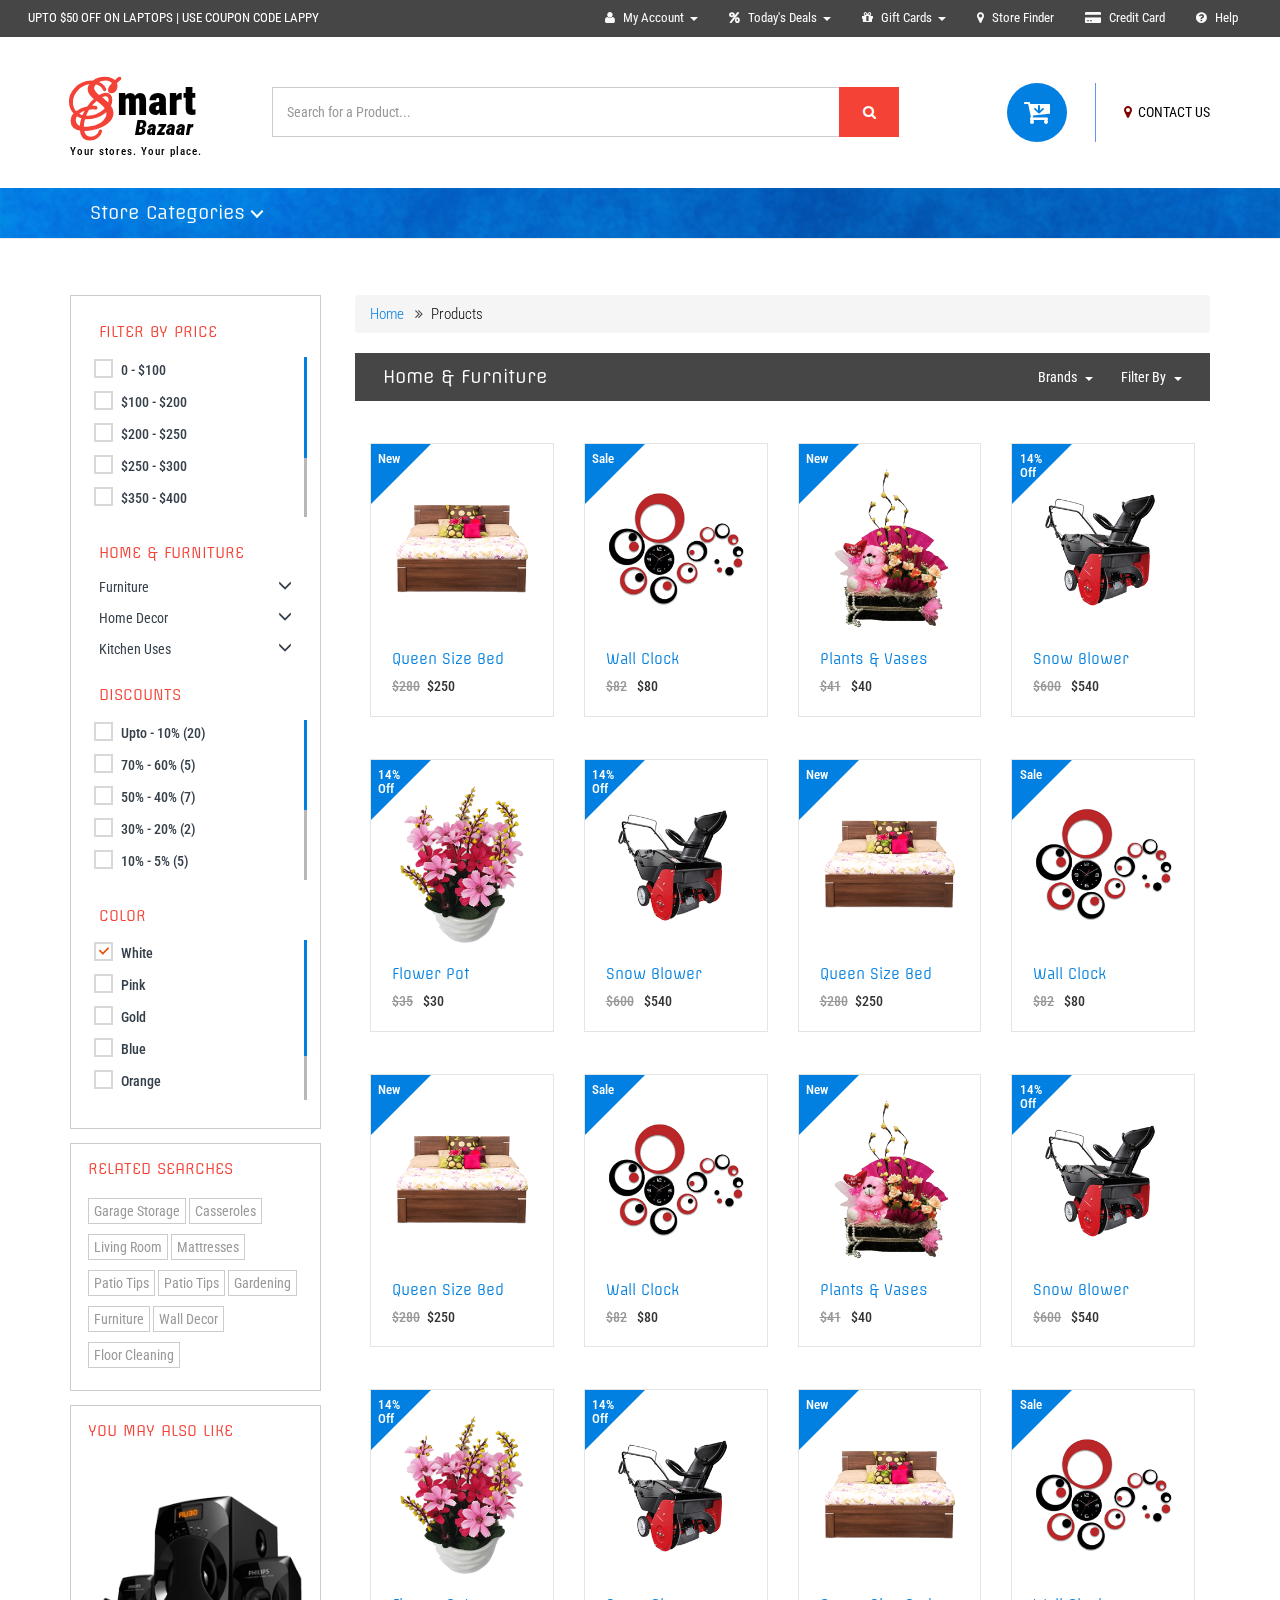
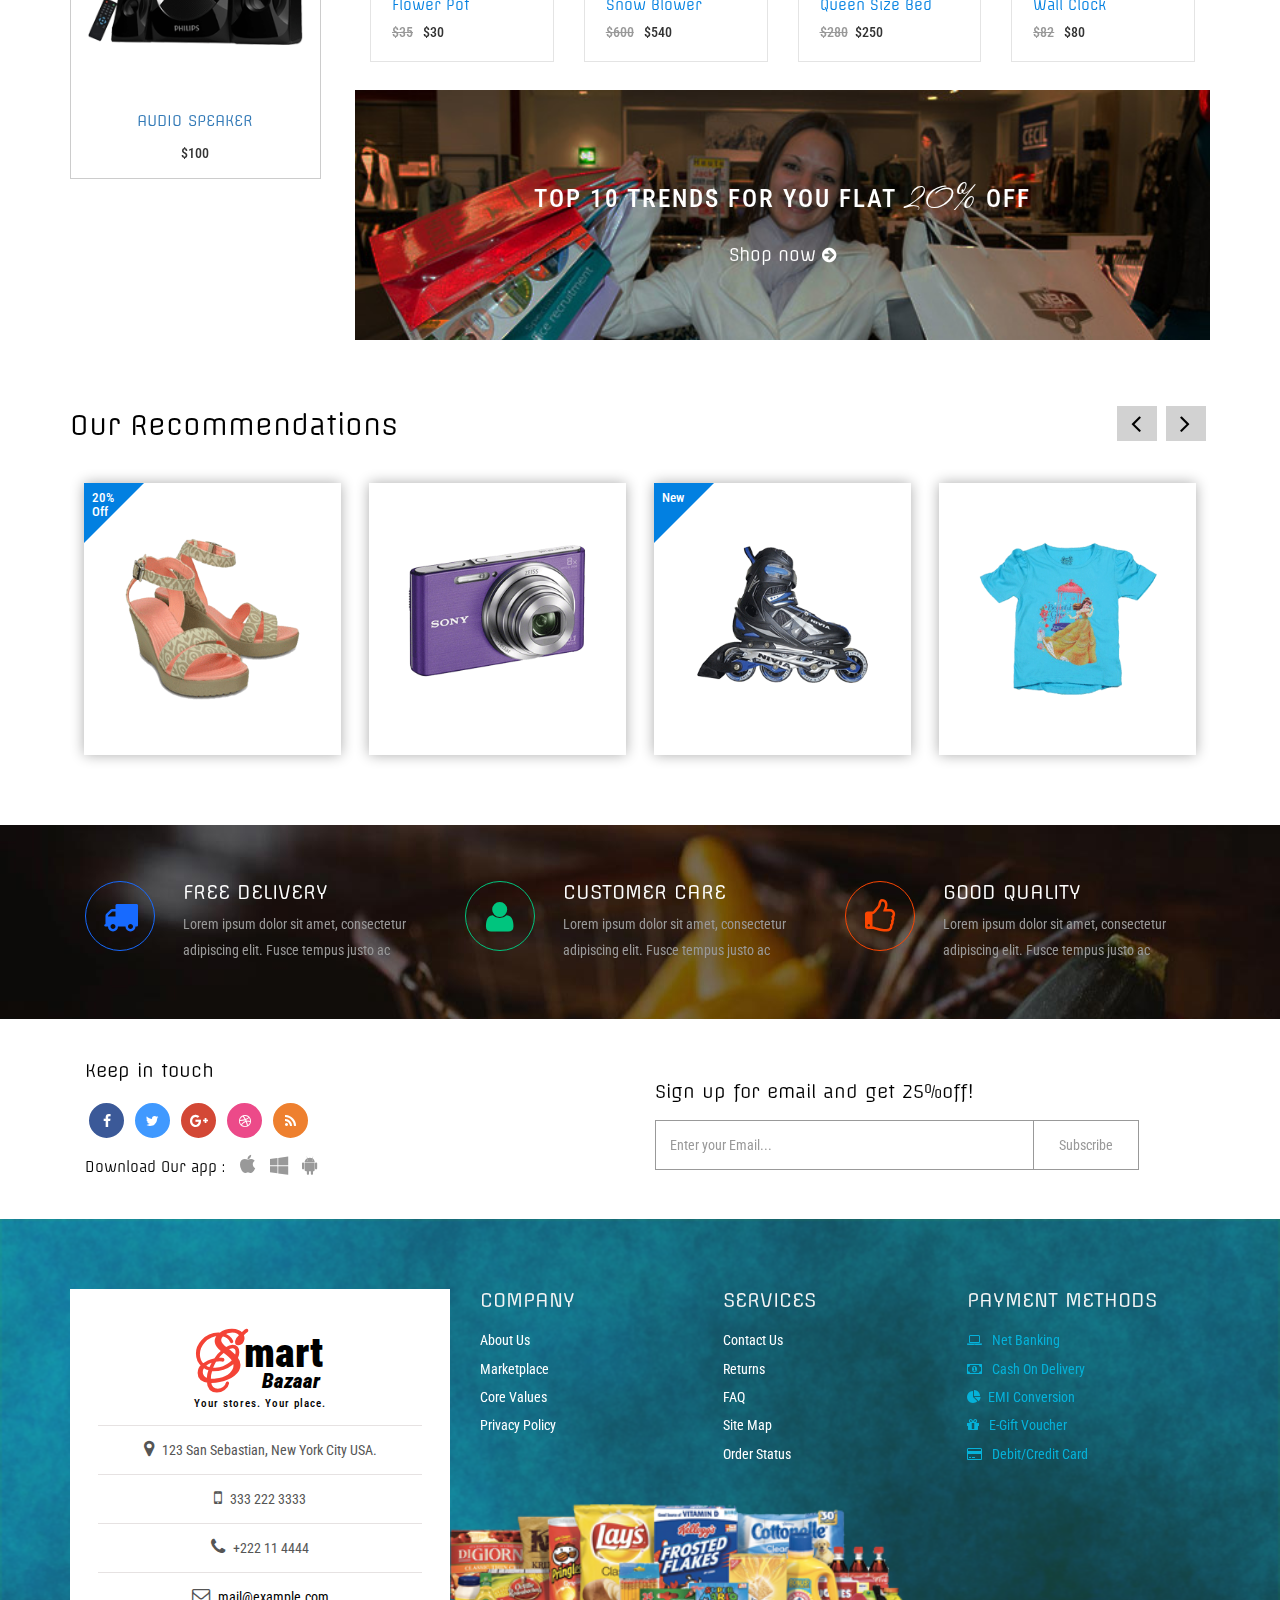
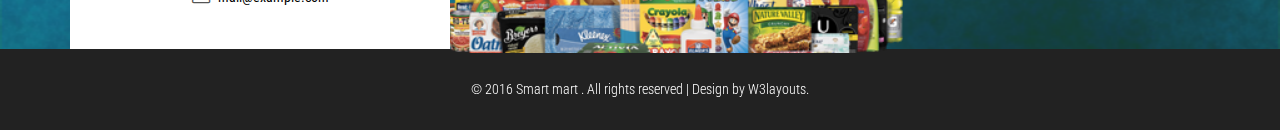
<file: main/products3.html>
<!--
Author: W3layouts
Author URL: http://w3layouts.com
License: Creative Commons Attribution 3.0 Unported
License URL: http://creativecommons.org/licenses/by/3.0/
-->
<!DOCTYPE html>
<html lang="en">
<head>
<title>Smart mart an E-commerce Online Shopping Category Flat Bootstrap Responsive Website Template | Products3 :: w3layouts</title>
<meta name="viewport" content="width=device-width, initial-scale=1">
<meta http-equiv="Content-Type" content="text/html; charset=utf-8" />
<meta name="keywords" content="Smart mart Responsive web template, Bootstrap Web Templates, Flat Web Templates, Android Compatible web template, 
SmartPhone Compatible web template, free WebDesigns for Nokia, Samsung, LG, SonyEricsson, Motorola web design" />
<script type="application/x-javascript"> addEventListener("load", function() { setTimeout(hideURLbar, 0); }, false);
		function hideURLbar(){ window.scrollTo(0,1); } </script>
<!-- Custom Theme files -->
<link href="css/bootstrap.css" rel="stylesheet" type="text/css" media="all" />
<link href="css/style.css" rel="stylesheet" type="text/css" media="all" /> 
<link href="css/menu.css" rel="stylesheet" type="text/css" media="all" /> <!-- menu style -->  
<link href="css/animate.min.css" rel="stylesheet" type="text/css" media="all" />   
<link href="css/owl.carousel.css" rel="stylesheet" type="text/css" media="all"> <!-- carousel slider -->  
<!-- //Custom Theme files -->
<!-- font-awesome icons -->
<link href="css/font-awesome.css" rel="stylesheet"> 
<!-- //font-awesome icons -->
<!-- js -->
<script src="js/jquery-2.2.3.min.js"></script> 
<script src="js/owl.carousel.js"></script>
<!-- //js --> 
<!-- web-fonts -->
<link href='//fonts.googleapis.com/css?family=Roboto+Condensed:400,300,300italic,400italic,700,700italic' rel='stylesheet' type='text/css'>
<link href='//fonts.googleapis.com/css?family=Lovers+Quarrel' rel='stylesheet' type='text/css'>
<link href='//fonts.googleapis.com/css?family=Offside' rel='stylesheet' type='text/css'>
<link href='//fonts.googleapis.com/css?family=Tangerine:400,700' rel='stylesheet' type='text/css'>
<!-- web-fonts --> 
<!-- scroll to fixed--> 
<script src="js/jquery-scrolltofixed-min.js" type="text/javascript"></script>
<script>
    $(document).ready(function() {

        // Dock the header to the top of the window when scrolled past the banner. This is the default behaviour.

        $('.header-two').scrollToFixed();  
        // previous summary up the page.

        var summaries = $('.summary');
        summaries.each(function(i) {
            var summary = $(summaries[i]);
            var next = summaries[i + 1];

            summary.scrollToFixed({
                marginTop: $('.header-two').outerHeight(true) + 10, 
                zIndex: 999
            });
        });
    });
</script>
<!-- //scroll to fixed--> 
<!-- start-smooth-scrolling -->
<script type="text/javascript" src="js/move-top.js"></script>
<script type="text/javascript" src="js/easing.js"></script>	
<script type="text/javascript">
		jQuery(document).ready(function($) {
			$(".scroll").click(function(event){		
				event.preventDefault();
				$('html,body').animate({scrollTop:$(this.hash).offset().top},1000);
			});
		});
</script>
<!-- //end-smooth-scrolling -->
<!-- smooth-scrolling-of-move-up -->
<script type="text/javascript">
	$(document).ready(function() {
	
		var defaults = {
			containerID: 'toTop', // fading element id
			containerHoverID: 'toTopHover', // fading element hover id
			scrollSpeed: 1200,
			easingType: 'linear' 
		};
		
		$().UItoTop({ easingType: 'easeOutQuart' });
		
	});
</script>
<!-- //smooth-scrolling-of-move-up -->  
<!-- the jScrollPane script -->
<script type="text/javascript" src="js/jquery.jscrollpane.min.js"></script>
		<script type="text/javascript" id="sourcecode">
			$(function()
			{
				$('.scroll-pane').jScrollPane();
			});
		</script>
<!-- //the jScrollPane script -->
<script type="text/javascript" src="js/jquery.mousewheel.js"></script>
<!-- the mousewheel plugin --> 
</head>
<body>
	<!-- header -->
	<div class="header">
		<div class="w3ls-header"><!--header-one--> 
			<div class="w3ls-header-left">
				<p><a href="#">UPTO $50 OFF ON LAPTOPS | USE COUPON CODE LAPPY </a></p>
			</div>
			<div class="w3ls-header-right">
				<ul>
					<li class="dropdown head-dpdn">
						<a href="#" class="dropdown-toggle" data-toggle="dropdown"><i class="fa fa-user" aria-hidden="true"></i> My Account<span class="caret"></span></a>
						<ul class="dropdown-menu">
							<li><a href="login.html">Login </a></li> 
							<li><a href="signup.html">Sign Up</a></li> 
							<li><a href="login.html">My Orders</a></li>  
							<li><a href="login.html">Wallet</a></li> 
						</ul> 
					</li> 
					<li class="dropdown head-dpdn">
						<a href="#" class="dropdown-toggle" data-toggle="dropdown"><i class="fa fa-percent" aria-hidden="true"></i> Today's Deals<span class="caret"></span></a>
						<ul class="dropdown-menu">
							<li><a href="offers.html">Cash Back Offers</a></li> 
							<li><a href="offers.html">Product Discounts</a></li>
							<li><a href="offers.html">Special Offers</a></li> 
						</ul> 
					</li> 
					<li class="dropdown head-dpdn">
						<a href="#" class="dropdown-toggle" data-toggle="dropdown"><i class="fa fa-gift" aria-hidden="true"></i> Gift Cards<span class="caret"></span></a>
						<ul class="dropdown-menu">
							<li><a href="offers.html">Product Gift card</a></li> 
							<li><a href="offers.html">Occasions Register</a></li>
							<li><a href="offers.html">View Balance</a></li> 
						</ul> 
					</li> 
					<li class="dropdown head-dpdn">
						<a href="contact.html" class="dropdown-toggle"><i class="fa fa-map-marker" aria-hidden="true"></i> Store Finder</a>
					</li> 
					<li class="dropdown head-dpdn">
						<a href="card.html" class="dropdown-toggle"><i class="fa fa-credit-card-alt" aria-hidden="true"></i> Credit Card</a>
					</li> 
					<li class="dropdown head-dpdn">
						<a href="help.html" class="dropdown-toggle"><i class="fa fa-question-circle" aria-hidden="true"></i> Help</a>
					</li>
				</ul>
			</div>
			<div class="clearfix"> </div> 
		</div>
		<div class="header-two"><!-- header-two -->
			<div class="container">
				<div class="header-logo">
					<h1><a href="index.html"><span>S</span>mart <i>Bazaar</i></a></h1>
					<h6>Your stores. Your place.</h6> 
				</div>	
				<div class="header-search">
					<form action="#" method="post">
						<input type="search" name="Search" placeholder="Search for a Product..." required="">
						<button type="submit" class="btn btn-default" aria-label="Left Align">
							<i class="fa fa-search" aria-hidden="true"> </i>
						</button>
					</form>
				</div>
				<div class="header-cart"> 
					<div class="my-account">
						<a href="contact.html"><i class="fa fa-map-marker" aria-hidden="true"></i> CONTACT US</a>						
					</div>
					<div class="cart"> 
						<form action="#" method="post" class="last"> 
							<input type="hidden" name="cmd" value="_cart" />
							<input type="hidden" name="display" value="1" />
							<button class="w3view-cart" type="submit" name="submit" value=""><i class="fa fa-cart-arrow-down" aria-hidden="true"></i></button>
						</form>  
					</div>
					<div class="clearfix"> </div> 
				</div> 
				<div class="clearfix"> </div>
			</div>		
		</div><!-- //header-two -->
		<div class="header-three"><!-- header-three -->
			<div class="container">
				<div class="menu">
					<div class="cd-dropdown-wrapper">
						<a class="cd-dropdown-trigger" href="#0">Store Categories</a>
						<nav class="cd-dropdown"> 
							<a href="#0" class="cd-close">Close</a>
							<ul class="cd-dropdown-content"> 
								<li><a href="offers.html">Today's Offers</a></li>
								<li class="has-children">
									<a href="#">Electronics</a> 
									<ul class="cd-secondary-dropdown is-hidden">
										<li class="go-back"><a href="#">Menu</a></li>
										<li class="see-all"><a href="products.html">All Electronics</a></li>
										<li class="has-children">
											<a href="#">MOBILE PHONES</a>  
											<ul class="is-hidden"> 
												<li class="go-back"><a href="#">All Electronics</a></li> 
												<li class="has-children">
													<a href="#0">SmartPhones</a> 
													<ul class="is-hidden"> 
														<li class="go-back"><a href="#"> </a></li>
														<li><a href="products.html">Android</a></li>
														<li><a href="products.html">Windows</a></li>
														<li><a href="products.html">Black berry</a></li>
													</ul>
												</li>
												<li> <a href="products.html">IPhones</a> </li>
												<li><a href="products.html">Tablets</a></li>
												<li><a href="products.html">IPad</a></li>
												<li><a href="products.html">Feature Phones</a></li> 
											</ul>
										</li> 
										<li class="has-children">
											<a href="#">LARGE APPLIANCES</a> 
											<ul class="is-hidden"> 
												<li class="go-back"><a href="#">All Electronics </a></li>
												<li><a href="products.html">Refrigerators</a></li> 
												<li><a href="products.html">Washing Machine</a></li>
												<li><a href="products.html">Office Technology</a></li>
												<li><a href="products.html">Air conditioner</a></li>
												<li><a href="products.html">Home Automation</a></li>
											</ul>
										</li> 
										<li class="has-children">
											<a href="#">ENTERTAINMENT</a> 
											<ul class="is-hidden"> 
												<li class="go-back"><a href="#">All Electronics</a></li>
												<li><a href="products.html">Tv & Accessories</a></li>
												<li><a href="products.html">Digital Camera</a></li>
												<li><a href="products.html">Gaming</a></li>
												<li><a href="products.html">Home Audio & Theater</a></li>
												<li class="has-children">
													<a href="#">Computer</a>
													<ul class="is-hidden">
														<li class="go-back"><a href="#"> </a></li> 
														<li><a href="products.html">Laptop </a></li>
														<li><a href="products.html">Gaming PC</a></li>
														<li><a href="products.html">Monitors</a></li>
														<li><a href="products.html">Networking</a></li>
														<li><a href="products.html">Printers & Supplies</a></li>
														<li><a href="products.html">Accessories</a></li>
													</ul>
												</li> 
											</ul>
										</li> 
										<li class="has-children">
											<a href="#">HOME APPLIANCES</a> 
											<ul class="is-hidden">
												<li class="go-back"><a href="#0">All Electronics </a></li>
												<li class="has-children"><a href="#">Kitchen appliances</a>
													<ul class="is-hidden">
														<li class="go-back"><a href="#0"> </a></li>
														<li><a href="products.html">Rice Cookers</a></li>
														<li><a href="products.html">Mixer Juicer</a></li>
														<li><a href="products.html">Grinder</a></li>
														<li><a href="products.html">Blenders & Choppers</a></li>
														<li><a href="products.html">Microwave Oven</a></li>
														<li><a href="products.html">Food Processors</a></li>
													</ul>
												</li>
												<li><a href="products.html">Purifiers</a></li>
												<li><a href="products.html">Geysers</a></li>
												<li><a href="products.html">Gas Stove</a></li>
												<li><a href="products.html">Vacuum Cleaner</a></li>
												<li><a href="products.html">Sewing Machine</a></li> 
												<li><a href="products.html">Heaters & Fans</a></li>
											</ul>
										</li>
										<li class="has-children">
											<a href="#">SMALL DEVICES</a> 
											<ul class="is-hidden"> 
												<li class="go-back"><a href="#0">All Electronics </a></li>
												<li><a href="products.html">Wifi Dongle</a></li>
												<li><a href="products.html">Router & Modem</a></li>
												<li class="has-children"><a href="#">Storage Devices</a>
													<ul class="is-hidden">
														<li class="go-back"><a href="#0"> </a></li>
														<li><a href="products.html">Cloud Storage</a></li>
														<li><a href="products.html">Hard Disk</a></li>
														<li><a href="products.html">SSD</a></li>
														<li><a href="products.html">Pen Drive</a></li>
														<li><a href="products.html">Memory card</a></li> 
														<li><a href="products.html">Security Devices</a></li> 
													</ul>
												</li> 
												<li><a href="products.html">Office Supplies</a></li>
												<li><a href="products.html">Cut the Cable</a></li>
												<li><a href="products.html">Auto Electronics</a></li>  
											</ul>
										</li>
										<li class="has-children">
											<a href="#">PERSONAL CARE</a> 
											<ul class="is-hidden"> 
												<li class="go-back"><a href="#0">All Electronics </a></li>
												<li><a href="products.html">Epilator</a></li> 
												<li><a href="products.html">Hair Styler</a></li>
												<li><a href="products.html">Trimmer & Shaver</a></li>
												<li><a href="products.html">Health Care</a></li> 
												<li><a href="products.html">cables</a></li>
											</ul>
										</li>
									</ul> <!-- .cd-secondary-dropdown --> 
								</li> <!-- .has-children -->
								<li class="has-children">
									<a href="#">Fashion Store</a> 
									<ul class="cd-secondary-dropdown is-hidden">
										<li class="go-back"><a href="#">Menu</a></li>
										<li class="see-all"><a href="products1.html">All Fashion Stores</a></li>
										<li class="has-children">
											<a href="#">GIRLS' CLOTHING</a> 
											<ul class="is-hidden">  
												<li class="go-back"><a href="#">All Fashion Stores</a></li>
												<li><a href="products1.html">Ethnic wear </a></li>
												<li><a href="products1.html">Maternity wear</a></li>
												<li><a href="products1.html">inner & nightwear </a></li>
												<li><a href="products1.html">casual wear </a></li>
												<li><a href="products1.html">formal wear</a></li>
												<li><a href="products1.html">Sports wear</a></li>
											</ul>
										</li> 
										<li class="has-children">
											<a href="#">BOYS' CLOTHING</a> 
											<ul class="is-hidden">  
												<li class="go-back"><a href="#">All Fashion Stores</a></li>
												<li><a href="products1.html">Jeans</a></li>  
												<li><a href="products1.html">Casual wear</a></li> 
												<li><a href="products1.html">Shorts</a></li> 
												<li><a href="products1.html">T-Shirts & Polos</a></li> 
												<li><a href="products1.html">Trousers & Chinos</a></li> 
											</ul>
										</li> 
										<li class="has-children">
											<a href="#">JACKETS</a> 
											<ul class="is-hidden">
												<li class="go-back"><a href="#">All Fashion Stores</a></li>
												<li><a href="products1.html">Blazers</a></li>
												<li><a href="products1.html">Bomber jackets</a></li>
												<li><a href="products1.html">Denim Jackets</a></li>
												<li><a href="products1.html">Duffle Coats</a></li>
												<li><a href="products1.html">Leather Jackets</a></li>
												<li><a href="products1.html">Parkas</a></li>
											</ul>
										</li> 
										<li class="has-children">
											<a href="#">ACCESSORIES </a> 
											<ul class="is-hidden"> 
												<li class="go-back"><a href="#">All Fashion Stores</a></li>
												<li><a href="products1.html">Watches </a></li>
												<li><a href="products1.html">Eyewear </a></li>
												<li><a href="products1.html">Jewellery </a></li>
												<li class="has-children">
													<a href="#">Footwear </a>  
													<ul class="is-hidden">
														<li class="go-back"><a href="#"> </a></li>
														<li><a href="products1.html">Ethnic</a></li>  
														<li><a href="products1.html">Casual wear</a></li>
														<li><a href="products1.html">Sports Shoes</a></li>
														<li><a href="products1.html">Boots</a></li>
													</ul> 
												</li> 
												<li><a href="products1.html">Stoles & Scarves</a></li>
												<li><a href="products1.html">Handbags</a></li>
											</ul>
										</li>
										<li class="has-children">
											<a href="#">BEAUTY</a> 
											<ul class="is-hidden">
												<li class="go-back"><a href="#">All Fashion Stores</a></li>
												<li><a href="products1.html">Perfumes & Deos</a></li>
												<li><a href="products1.html">Lipsticks & Nail Polish</a></li>
												<li><a href="products1.html">Beauty Gift Hampers</a></li> 
												<li><a href="products1.html">Personal Grooming</a></li>
												<li><a href="products1.html">Travel bags</a></li>
											</ul>
										</li>
										<li class="has-children">
											<a href="products1.html">PERSONAL CARE</a> 
											<ul class="is-hidden"> 
												<li class="go-back"><a href="#">All Fashion Stores</a></li>
												<li><a href="products1.html">Face Care</a></li>
												<li><a href="products1.html">Nail Care</a></li>
												<li><a href="products1.html">Hair Care</a></li>
												<li><a href="products1.html">Body Care</a></li>
												<li><a href="products1.html">Bath & Spa</a></li>   
											</ul>
										</li>
									</ul> <!-- .cd-secondary-dropdown --> 
								</li> <!-- .has-children -->
								<li class="has-children">
									<a href="products2.html">Kids Fashion & Toys</a> 
									<ul class="cd-secondary-dropdown is-hidden"> 
										<li class="go-back"><a href="#">Menu</a></li>
										<li class="see-all"><a href="products2.html">All Kids Fashions</a></li>
										<li class="has-children">
											<a href="products2.html">KIDS CLOTHING</a> 
											<ul class="is-hidden"> 
												<li class="go-back"><a href="#">All Kids Fashions</a></li>
												<li><a href="products2.html">Ethnic wear </a></li> 
												<li><a href="products2.html">inner & Sleepwear </a></li>
												<li><a href="products2.html">Dresses & Frocks </a></li>
												<li><a href="products2.html">Winter wear</a></li>
												<li><a href="products2.html">Diaper & Accessories</a></li>
											</ul>
										</li> 
										<li class="has-children"><a href="#">KIDS FASHION</a>
											<ul class="is-hidden">  
												<li class="go-back"><a href="#">All Kids Fashions</a></li>
												<li><a href="products2.html">Footwear</a></li> 
												<li><a href="products2.html">Sunglasses </a></li>
												<li><a href="products2.html">School & Stationery</a></li>
												<li><a href="products2.html">Jewellery</a></li>
												<li><a href="products2.html">Hair bands & Clips</a></li>
											</ul>
										</li>
										<li class="has-children"><a href="#">Baby Care</a>
											<ul class="is-hidden"> 
												<li class="go-back"><a href="#">All Kids Fashions</a></li>
												<li><a href="products2.html">Lotions, Oil & Powder </a></li> 
												<li><a href="products2.html">Soaps, Shampoo </a></li>
												<li><a href="products2.html">Bath Towels</a></li> 
												<li class="has-children">
													<a href="#">Feeding</a> 
													<ul class="is-hidden">
														<li class="go-back"><a href="#"> </a></li> 
														<li><a href="products2.html">Baby Food </a></li>
														<li><a href="products2.html">Bottle Feeding </a></li>
														<li><a href="products2.html">Breast Feeding</a></li>  
													</ul>
												</li>  
												<li><a href="products2.html">Toddlers' Rooms</a></li> 	
											</ul><!-- .cd-secondary-dropdown --> 
										</li> <!-- .has-children -->								
										<li class="has-children"><a href="#">TOYS & GAMES </a>
											<ul class="is-hidden"> 
												<li class="go-back"><a href="#">All Kids Fashions</a></li>
												<li><a href="products2.html">Art & Crafts</a></li> 
												<li><a href="products2.html">Educational Toys </a></li>
												<li><a href="products2.html">Baby Toys</a></li> 
												<li><a href="products2.html">Outdoor Play </a></li> 
												<li><a href="products2.html">Musical Instruments</a></li>
											</ul>
										</li>
										<li> 
											<ul class="is-hidden">
												<li class="go-back"><a href="#">All Kids Fashions</a></li>
												<li><a href="products2.html">Toy Tips & Trends</a></li> 
												<li><a href="products2.html">Preschool Toys</a></li>
												<li><a href="products2.html">Musical Instruments</a></li> 
												<li><a href="products2.html">Bikes & Ride-Ons</a></li>
												<li><a href="products2.html">Video Games</a></li>
												<li><a href="products2.html">PC & Digital Gaming</a></li>
											</ul>	
										</li> 
									</ul><!-- .cd-secondary-dropdown --> 
								</li> <!-- .has-children --> 
								<li class="has-children">
									<a href="#">Home, Furniture & Patio</a> 
									<ul class="cd-secondary-dropdown is-hidden">
										<li class="go-back"><a href="#">Menu</a></li>
										<li class="see-all"><a href="products3.html">All Products</a></li>
										<li class="has-children">
											<a href="#">Kitchen Uses</a> 
											<ul class="is-hidden">  
												<li class="go-back"><a href="#"></a></li>
												<li><a href="products3.html">Dinner Sets </a></li> 
												<li><a href="products3.html">Cookware & Bakeware </a></li>
												<li><a href="products3.html">Containers & Jars </a></li>
												<li><a href="products3.html">Kitchen Tools </a></li>
												<li><a href="products3.html">Food Storage</a></li>
												<li><a href="products3.html">Casseroles</a></li>
											</ul>
										</li> 
										<li class="has-children">
											<a href="#">Furniture </a> 
											<ul class="is-hidden"> 
												<li class="go-back"><a href="#"></a></li>
												<li><a href="products3.html">Bedroom </a></li> 
												<li><a href="products3.html">Dining Room </a></li>
												<li><a href="products3.html">Kids' Furniture </a></li>
												<li><a href="products3.html">Living Room</a></li>
												<li><a href="products3.html">Office</a></li>
												<li><a href="products3.html">Mattresses</a></li>
											</ul>
										</li> 
										<li class="has-children">
											<a href="#">Home Decor </a> 
											<ul class="is-hidden">
												<li class="go-back"><a href="#"></a></li>
												<li><a href="products3.html">Lighting</a></li> 
												<li><a href="products3.html">Painting</a></li>
												<li><a href="products3.html">Curtains & Blinds</a></li>
												<li><a href="products3.html">Patio Furniture</a></li>
												<li><a href="products3.html">Wardrobes & Cabinets</a></li>
												<li><a href="products3.html">Mattresses</a></li>
											</ul>
										</li>  
										<li class="has-children">
											<a href="#">Gardening & Lawn </a> 
											<ul class="is-hidden">
												<li class="go-back"><a href="#"> </a></li>  
												<li><a href="products3.html">Gardening </a></li> 
												<li><a href="products3.html">Landscaping </a></li>
												<li><a href="products3.html">Sheds</a></li>
												<li><a href="products3.html">Outdoor Storage  </a></li>
												<li><a href="products3.html">Garden & Ideas </a></li>
												<li><a href="products3.html">Patio Tips</a></li>
											</ul>
										</li> 
										<li class="has-children">
											<a href="#">Garage Storage</a> 
											<ul class="is-hidden"> 
												<li class="go-back"><a href="#"></a></li>
												<li><a href="products3.html">Baskets & Bins </a></li> 
												<li><a href="products3.html">Garage Door Openers</a></li>
												<li><a href="products3.html">Free Standing Shelves </a></li>
												<li><a href="products3.html">Floor cleaning</a></li>
												<li><a href="products3.html">Tool Kits</a></li>
											</ul>
										</li>  
									</ul><!-- .cd-secondary-dropdown --> 
								</li> <!-- .has-children -->  
								<li class="has-children">
									<a href="#">Sports, Fitness & Outdoor</a>
									<ul class="cd-secondary-dropdown is-hidden">
										<li class="go-back"><a href="#">Menu</a></li>
										<li class="see-all"><a href="products4.html">All Products</a></li>
										<li class="has-children">
											<a href="#">Single Sports </a> 
											<ul class="is-hidden">
												<li class="go-back"><a href="#"></a></li>
												<li><a href="products4.html">Bikes </a></li> 
												<li><a href="products4.html">Fishing  </a></li>
												<li><a href="products4.html">Cycling </a></li>
												<li><a href="products4.html">Musical Instruments</a></li>
												<li><a href="products4.html">Archery </a></li>
											</ul>
										</li> 
										<li class="has-children">
											<a href="#">Team Sports</a> 
											<ul class="is-hidden"> 
												<li class="go-back"><a href="#"></a></li>
												<li><a href="products4.html">Cricket </a></li> 
												<li><a href="products4.html">Badminton </a></li>
												<li><a href="products4.html">Swimming Gear </a></li>
												<li><a href="products4.html">Sports Apparel </a></li>
												<li><a href="products4.html">Indoor games</a></li>
											</ul>
										</li> 
										<li class="has-children">
											<a href="#">Fitness </a> 
											<ul class="is-hidden">
												<li class="go-back"><a href="#"></a></li>
												<li><a href="products4.html">Fitness Accessories </a></li> 
												<li><a href="products4.html">Exercise Machines </a></li>
												<li><a href="products4.html">Ellipticals </a></li>
												<li><a href="products4.html">Home Gyms</a></li> 
												<li><a href="products4.html">Exercise Bikes</a></li> 
											</ul>
										</li>
										<li class="has-children">
											<a href="#">Camping </a> 
											<ul class="is-hidden">
												<li class="go-back"><a href="#"></a></li>
												<li><a href="products4.html"> Airbeds</a></li> 
												<li><a href="products4.html">Tents </a></li>
												<li><a href="products4.html">Gazebo's & Shelters</a></li>
												<li><a href="products4.html">Coolers </a></li>
												<li><a href="products4.html">Canopies</a></li>
												<li><a href="products4.html">Sleeping Bags</a></li>
											</ul>
										</li> 
										<li class="has-children">
											<a href="#">Camping Tools</a> 
											<ul class="is-hidden">
												<li class="go-back"><a href="#"></a></li>
												<li><a href="products4.html">Shooting </a></li> 
												<li><a href="products4.html">Knives & Tools </a></li>
												<li><a href="products4.html">Optics & Binoculars </a></li>
												<li><a href="products4.html">Lights & Lanterns </a></li>
												<li><a href="products4.html">Hunting Clothing </a></li>
											</ul>
										</li> 
										<li class="has-children">
											<a href="#">Other</a> 
											<ul class="is-hidden">
												<li class="go-back"><a href="#"></a></li>
												<li><a href="products4.html">Riding Gears & More </a></li> 
												<li><a href="products4.html">Body Massagers </a></li>
												<li><a href="products4.html">Health Monitors </a></li>
												<li><a href="products4.html">Health Drinks </a></li> 
											</ul>
										</li> 	
									</ul><!-- .cd-secondary-dropdown --> 
								</li> <!-- .has-children -->  
								<li class="has-children">
									<a href="#">Grocery store</a>
									<ul class="cd-secondary-dropdown is-hidden">
										<li class="go-back"><a href="#">Menu</a></li>
										<li class="see-all"><a href="products5.php">All Products</a></li>
										<li class="has-children">
											<a href="#">Veggies & Fruits </a> 
											<ul class="is-hidden">
												<li class="go-back"><a href="#"></a></li>
												<li><a href="products5.php">Vegetables </a></li> 
												<li><a href="products5.php">Fruits </a></li>
												<li><a href="products5.php">Dry Fruits</a></li> 
												<li><a href="products5.php">Snacks & Cookies </a></li>
												<li><a href="products5.php">Breakfast & Cereal</a></li> 
											</ul> 
										</li> 
										<li class="has-children">
											<a href="#">Packet Food</a> 
											<ul class="is-hidden">
												<li class="go-back"><a href="#"></a></li>
												<li><a href="products5.php">Beverages </a></li> 
												<li><a href="products5.php">Baking </a></li>
												<li><a href="products5.php">Emergency Food </a></li>
												<li><a href="products5.php">Candy & Gum </a></li>
												<li><a href="products5.php">Meals & Pasta </a></li>
											</ul>
										</li> 
										<li class="has-children">
											<a href="#">Shop All Pets </a> 
											<ul class="is-hidden">
												<li class="go-back"><a href="#"></a></li>
												<li><a href="products5.php">Dogs </a></li>  
												<li><a href="products5.php">Fish </a></li>												
												<li><a href="products5.php">Cats</a></li>
												<li><a href="products5.php">Birds </a></li>
												<li><a href="products5.php">Pet Food </a></li>
											</ul>
										</li>
										<li class="has-children">
											<a href="#">Household Essentials </a> 
											<ul class="is-hidden"> 
												<li class="go-back"><a href="#"></a></li>
												<li><a href="products5.php">Laundry Room </a></li> 
												<li><a href="products5.php">Paper & Plastic</a></li>
												<li><a href="products5.php">Pest Control </a></li>
												<li><a href="products5.php">Batteries </a></li> 
											</ul>
										</li> 
										<li class="has-children">
											<a href="#">Food Shops </a> 
											<ul class="is-hidden">
												<li class="go-back"><a href="#"></a></li>
												<li><a href="products5.php">Fresh Food</a></li> 
												<li><a href="products5.php">Food Gifts </a></li>
												<li><a href="products5.php">Frozen Food </a></li>
												<li><a href="products5.php">Organic </a></li>
												<li><a href="products5.php">Gluten Free </a></li>
											</ul>
										</li> 
										<li class="has-children">
											<a href="#">Tips </a> 
											<ul class="is-hidden">
												<li class="go-back"><a href="#"></a></li>
												<li><a href="products5.php">Pets Growth</a></li> 
												<li><a href="products5.php">Recipes </a></li>
												<li><a href="products5.php">Snacks</a></li>
												<li><a href="products5.php">Nutrition</a></li> 
											</ul>
										</li> 
									</ul><!-- .cd-secondary-dropdown --> 
								</li> <!-- .has-children -->  
								<li class="has-children">
									<a href="#">Photo, Gifts & Office Supplies</a>
									<ul class="cd-secondary-dropdown is-hidden">
										<li class="go-back"><a href="#">Menu</a></li>
										<li class="see-all"><a href="products6.html">All Products</a></li>
										<li class="has-children">
											<a href="#">Trending Now </a> 
											<ul class="is-hidden">
												<li class="go-back"><a href="#"></a></li>
												<li><a href="products6.html">Best Priced</a></li> 
												<li><a href="products6.html">Chocolates </a></li>
												<li><a href="products6.html">Gift Cards </a></li>
												<li><a href="products6.html">Fashion & Accessories </a></li>
												<li><a href="products6.html">Decorative Plants </a></li>
											</ul>
										</li> 
										<li class="has-children">
											<a href="#">Photos </a> 
											<ul class="is-hidden">
												<li class="go-back"><a href="#"></a></li>
												<li><a href="products6.html">Shelf animation </a></li> 
												<li><a href="products6.html">3D-rendered </a></li>
												<li><a href="products6.html">gift builder </a></li>
												<li><a href="products6.html">Frames</a></li>
												<li><a href="products6.html">Wall Decor</a></li>
											</ul>
										</li> 
										<li class="has-children">
											<a href="#">Gifts </a> 
											<ul class="is-hidden">	
												<li class="go-back"><a href="#"></a></li>
												<li><a href="products6.html">Personalized Gifts </a></li> 
												<li><a href="products6.html">Flowers </a></li>
												<li><a href="products6.html">Cards & Toys</a></li>
												<li><a href="products6.html">Show pieces </a></li>
												<li><a href="products6.html">Photo Books</a></li>
											</ul>
										</li>
										<li class="has-children">
											<a href="#">Favourite Brands </a> 
											<ul class="is-hidden">
												<li class="go-back"><a href="#"></a></li>
												<li><a href="products6.html">Archies </a></li> 
												<li><a href="products6.html">Jewel Fuel </a></li>
												<li><a href="products6.html">Ferns N Petals </a></li>
												<li><a href="products6.html">Happily Unmarried</a></li>
												<li><a href="products6.html">Chumbak</a></li>
											</ul>
										</li> 
										<li class="has-children">
											<a href="#">Office</a> 
											<ul class="is-hidden"> 
												<li class="go-back"><a href="#"></a></li>
												<li><a href="products6.html">Calendars</a></li> 
												<li><a href="products6.html">Mousepads</a></li>
												<li><a href="products6.html">Phone Cases</a></li>
												<li><a href="products6.html">Tablet & Laptop Cases</a></li>
												<li><a href="products6.html">Mounted Photos</a></li>
											</ul>
										</li> 
										<li class="has-children">
											<a href="#">Combos </a> 
											<ul class="is-hidden">
												<li class="go-back"><a href="#"></a></li>
												<li><a href="products6.html">Chocolates </a></li> 
												<li><a href="products6.html">Dry Fruits</a></li>
												<li><a href="products6.html">Sweets</a></li>
												<li><a href="products6.html">Snacks</a></li>
												<li><a href="products6.html">Cakes</a></li>
											</ul>
										</li> 
									</ul><!-- .cd-secondary-dropdown --> 
								</li> 
								<li class="has-children">
									<a href="#">Health, Beauty & Pharmacy</a>
									<ul class="cd-secondary-dropdown is-hidden">
										<li class="go-back"><a href="#">Menu</a></li>
										<li class="see-all"><a href="products7.html">All Products</a></li>
										<li class="has-children">
											<a href="#">Health</a> 
											<ul class="is-hidden">
												<li class="go-back"><a href="#"></a></li>
												<li><a href="products7.html">Home Health Care </a></li> 
												<li><a href="products7.html">Sports Nutrition </a></li>
												<li><a href="products7.html">Vision </a></li>
												<li><a href="products7.html">Vitamins </a></li>
												<li><a href="products7.html">Diet & Nutrition </a></li>
											</ul>
										</li> 
										<li class="has-children">
											<a href="#">Health Tips</a> 
											<ul class="is-hidden">
												<li class="go-back"><a href="#"></a></li>
												<li><a href="products7.html">Diet</a></li> 
												<li><a href="products7.html">Exercise Tips  </a></li>
												<li><a href="products7.html">Vitamin Balance</a></li>
												<li><a href="products7.html">Health Insurance</a></li>
												<li><a href="products7.html">Funeral</a></li>
											</ul>
										</li> 
										<li class="has-children">
											<a href="#">Beauty </a> 
											<ul class="is-hidden">
												<li class="go-back"><a href="#"></a></li>
												<li><a href="products7.html">Massage & Spa </a></li> 
												<li><a href="products7.html">Face Wash</a></li>
												<li><a href="products7.html">Facial Cleanser</a></li>
												<li><a href="products7.html">Makeup </a></li>
												<li><a href="products7.html">Beauty Tips</a></li>
											</ul>
										</li>
										<li class="has-children">
											<a href="#">Pharmacy </a> 
											<ul class="is-hidden">
												<li class="go-back"><a href="#"></a></li>
												<li><a href="products7.html">Home Delivery </a></li> 
												<li><a href="products7.html">History & Reports </a></li>
												<li><a href="products7.html">Transfer Prescriptions </a></li>
												<li><a href="products7.html">Health CheckUp</a></li>
												<li><a href="products7.html">Mobile App</a></li>
											</ul>
										</li> 
										<li class="has-children">
											<a href="#">Pharmacy Center </a> 
											<ul class="is-hidden">
												<li class="go-back"><a href="#"></a></li>
												<li><a href="products7.html">Diabetes Shop </a></li> 
												<li><a href="products7.html">Medicine Cabinet </a></li>
												<li><a href="products7.html">Vitamin Selector</a></li>
												<li><a href="products7.html">Pharmacy Help</a></li> 
											</ul>
										</li>  
									</ul><!-- .cd-secondary-dropdown --> 
								</li>
								<li class="has-children">
									<a href="#">Automotive</a>
									<ul class="cd-secondary-dropdown is-hidden">
										<li class="go-back"><a href="#">Menu</a></li>
										<li class="see-all"><a href="products8.html">All Products</a></li>
										<li class="has-children">
											<a href="#">All Motors </a> 
											<ul class="is-hidden">
												<li class="go-back"><a href="#"></a></li>
												<li><a href="products8.html">Bikes </a></li> 
												<li><a href="products8.html">Yachts </a></li>
												<li><a href="products8.html">Scooters </a></li>
												<li><a href="products8.html">Autos</a></li>
												<li><a href="products8.html">Bus</a></li>
											</ul>
										</li> 
										<li class="has-children">
											<a href="#">Accessories </a> 
											<ul class="is-hidden">
												<li class="go-back"><a href="#"></a></li>
												<li><a href="products8.html">Vehicle Electronics</a></li> 
												<li><a href="products8.html">Stereos & Monitors</a></li>
												<li><a href="products8.html">Bluetooth Devices</a></li>
												<li><a href="products8.html">GPS Navigation</a></li>
												<li><a href="products8.html">Speakers & Tweeters</a></li>
											</ul>
										</li> 
										<li class="has-children">
											<a href="#">Safety & Security </a> 
											<ul class="is-hidden">
												<li class="go-back"><a href="#"></a></li>
												<li><a href="products8.html">Anti-Theft Devices </a></li> 
												<li><a href="products8.html">Helmets</a></li>
												<li><a href="products8.html">Sensors</a></li>
												<li><a href="products8.html">Auto Repair Tools </a></li>
												<li><a href="products8.html">Antifreeze & Coolants </a></li>
											</ul>
										</li>
										<li class="has-children">
											<a href="#">Car Interiors</a> 
											<ul class="is-hidden">
												<li class="go-back"><a href="#"></a></li>
												<li><a href="products8.html">Stereos </a></li> 
												<li><a href="products8.html">Floor Mats </a></li>
												<li><a href="products8.html">Seat Covers</a></li>
												<li><a href="products8.html">Chargers </a></li>
												<li><a href="products8.html">Audio Finder </a></li>
											</ul>
										</li>  
										<li class="has-children">
											<a href="#">Exterior Accessories </a> 
											<ul class="is-hidden"> 
												<li class="go-back"><a href="#"></a></li>
												<li><a href="products8.html">Wheel covers </a></li> 
												<li><a href="products8.html">Car Lighting </a></li>
												<li><a href="products8.html">Polish & Waxes</a></li>
												<li><a href="products8.html">Cargo Management</a></li>
												<li><a href="products8.html">Car Decoration </a></li>
											</ul>
										</li> 
										<li class="has-children">
											<a href="#">Car Care</a> 
											<ul class="is-hidden">
												<li class="go-back"><a href="#"></a></li>
												<li><a href="products8.html">Auto Tips & Advice </a></li> 
												<li><a href="products8.html">Car Washes & Cleaners </a></li>
												<li><a href="products8.html">Car Wax & Polish</a></li>
												<li><a href="products8.html">Cleaning Tools</a></li>
												<li><a href="products8.html">Detailing Kits </a></li>
											</ul>
										</li> 
									</ul><!-- .cd-secondary-dropdown --> 
								</li>
								<li class="has-children">
									<a href="#">Books, Music & Movies</a>
									<ul class="cd-secondary-dropdown is-hidden">
										<li class="go-back"><a href="#">Menu</a></li>
										<li class="see-all"><a href="products9.html">All Products</a></li>
										<li class="has-children">
											<a href="#">Books</a> 
											<ul class="is-hidden">
												<li class="go-back"><a href="#"></a></li>
												<li class="has-children"><a href="#">Exam books </a>
													<ul class="is-hidden">
														<li class="go-back"><a href="#"> </a></li>
														<li><a href="products9.html">CAT/MAT/XAT</a></li>
														<li><a href="products9.html">Civil Services</a></li>
														<li><a href="products9.html">AFCAT</a></li>
														<li><a href="products9.html">New Releases</a></li>
													</ul>												
												</li>
												<li><a href="products9.html">Academic Text </a></li>
												<li><a href="products9.html">Romance Books </a></li>
												<li><a href="products9.html">Journals </a></li>
												<li><a href="products9.html">Children's & Teen Books </a></li>
											</ul>
										</li> 
										<li class="has-children">
											<a href="#">Music</a> 
											<ul class="is-hidden">
												<li class="go-back"><a href="#"></a></li>
												<li><a href="products9.html">New Releases </a></li> 
												<li><a href="products9.html">Country Music </a></li>
												<li><a href="products9.html">Musical Instruments </a></li>
												<li><a href="products9.html">Collections</a></li>
												<li><a href="products9.html">Boxed Sets </a></li>
											</ul>
										</li> 
										<li class="has-children">
											<a href="#">Music Combo</a> 
											<ul class="is-hidden">
												<li class="go-back"><a href="#"></a></li>
												<li><a href="products9.html">Pop </a></li> 
												<li><a href="products9.html">Preorders </a></li>
												<li><a href="products9.html">Album Songs</a></li>
												<li><a href="products9.html">Top 50 CDs </a></li>
												<li><a href="products9.html">Music DVDs </a></li>
											</ul>
										</li>
										<li class="has-children">
											<a href="#">Movies</a> 
											<ul class="is-hidden"> 
												<li class="go-back"><a href="#"></a></li>
												<li><a href="products9.html">New Releases </a></li> 
												<li><a href="products9.html">Children & Family </a></li>
												<li><a href="products9.html">Action</a></li>
												<li><a href="products9.html">Classic Movies </a></li>
												<li><a href="products9.html">Bollywood Movies </a></li>
											</ul>
										</li> 
										<li class="has-children">
											<a href="#">Movies Combo</a> 
											<ul class="is-hidden">
												<li class="go-back"><a href="#"></a></li>
												<li><a href="products9.html">Hollywood Movies </a></li> 
												<li><a href="products9.html">Digital Movies </a></li>
												<li><a href="products9.html">Boxed Sets</a></li>
												<li><a href="products9.html">Animated</a></li>
												<li><a href="products9.html">Adventure</a></li>
											</ul>
										</li> 
										<li class="has-children">
											<a href="#">TV Shows</a> 
											<ul class="is-hidden">
												<li class="go-back"><a href="#"></a></li>
												<li><a href="products9.html">Serials</a></li> 
												<li><a href="products9.html">Best Programs</a></li>
												<li><a href="products9.html">Celebrations</a></li>
												<li><a href="products9.html">Top Shows</a></li> 
											</ul>
										</li> 
									</ul><!-- .cd-secondary-dropdown --> 
								</li>  
								<li><a href="sitemap.html">Full Site Directory </a></li>  
							</ul> <!-- .cd-dropdown-content -->
						</nav> <!-- .cd-dropdown -->
					</div> <!-- .cd-dropdown-wrapper -->	 
				</div>
				<div class="move-text">
					<div class="marquee"><a href="offers.html"> New collections are available here...... <span>Get extra 10% off on everything | no extra taxes </span> <span> Try shipping pass free for 15 days with unlimited</span></a></div>
					<script type="text/javascript" src="js/jquery.marquee.min.js"></script>
					<script>
					  $('.marquee').marquee({ pauseOnHover: true });
					  //@ sourceURL=pen.js
					</script>
				</div>
			</div>
		</div>
	</div>
	<!-- //header --> 	
	<!-- products -->
	<div class="products">	 
		<div class="container">
			<div class="col-md-9 product-w3ls-right">
				<!-- breadcrumbs --> 
				<ol class="breadcrumb breadcrumb1">
					<li><a href="index.html">Home</a></li>
					<li class="active">Products</li>
				</ol> 
				<div class="clearfix"> </div>
				<!-- //breadcrumbs -->
				<div class="product-top">
					<h4>Home & Furniture</h4>
					<ul> 
						<li class="dropdown head-dpdn">
							<a href="#" class="dropdown-toggle" data-toggle="dropdown">Filter By<span class="caret"></span></a>
							<ul class="dropdown-menu">
								<li><a href="#">Low price</a></li> 
								<li><a href="#">High price</a></li>
								<li><a href="#">Latest</a></li> 
								<li><a href="#">Popular</a></li> 
							</ul> 
						</li>
						<li class="dropdown head-dpdn">
							<a href="#" class="dropdown-toggle" data-toggle="dropdown">Brands<span class="caret"></span></a>
							<ul class="dropdown-menu">
								<li><a href="#">Brand1</a></li> 
								<li><a href="#">Brand2</a></li>
								<li><a href="#">Brand3</a></li> 
								<li><a href="#">Brand4</a></li> 
							</ul> 
						</li>
					</ul> 
					<div class="clearfix"> </div>
				</div>
				<div class="products-row">
					<div class="col-md-3 product-grids">
						<div class="agile-products">
							<div class="new-tag"><h6>New</h6></div>
							<a href="single.html"><img src="images/h3.png" class="img-responsive" alt="img"></a>
							<div class="agile-product-text">              
								<h5><a href="single.html">Queen Size Bed</a></h5> 
								<h6><del>$280</del>$250</h6> 
								<form action="#" method="post">
									<input type="hidden" name="cmd" value="_cart"/>
									<input type="hidden" name="add" value="1"/> 
									<input type="hidden" name="w3ls_item" value="Queen Size Bed"/> 
									<input type="hidden" name="amount" value="250.00"/> 
									<button type="submit" class="w3ls-cart pw3ls-cart"><i class="fa fa-cart-plus" aria-hidden="true"></i> Add to cart</button>
								</form>
							</div>
						</div>
					</div>
					<div class="col-md-3 product-grids"> 
						<div class="agile-products">
							<div class="new-tag"><h6>Sale</h6></div>
							<a href="single.html"><img src="images/h1.png" class="img-responsive" alt="img"></a>
							<div class="agile-product-text">              
								<h5><a href="single.html">Wall Clock</a></h5> 
								<h6><del>$82</del> $80</h6> 
								<form action="#" method="post">
									<input type="hidden" name="cmd" value="_cart" />
									<input type="hidden" name="add" value="1" /> 
									<input type="hidden" name="w3ls_item" value="Wall Clock" /> 
									<input type="hidden" name="amount" value="80.00" /> 
									<button type="submit" class="w3ls-cart pw3ls-cart"><i class="fa fa-cart-plus" aria-hidden="true"></i> Add to cart</button>
								</form> 
							</div>
						</div> 
					</div>   
					<div class="col-md-3 product-grids">
						<div class="agile-products">
							<div class="new-tag"><h6>New</h6></div>
							<a href="single.html"><img src="images/h2.png" class="img-responsive" alt="img"></a>
							<div class="agile-product-text">              
								<h5><a href="single.html">Plants & Vases</a></h5> 
								<h6><del>$41</del> $40</h6> 
								<form action="#" method="post">
									<input type="hidden" name="cmd" value="_cart"/>
									<input type="hidden" name="add" value="1"/> 
									<input type="hidden" name="w3ls_item" value="Plants & Vases"/> 
									<input type="hidden" name="amount" value="40.00"/> 
									<button type="submit" class="w3ls-cart pw3ls-cart"><i class="fa fa-cart-plus" aria-hidden="true"></i> Add to cart</button>
								</form>
							</div>
						</div>
					</div>
					<div class="col-md-3 product-grids"> 
						<div class="agile-products">
							<div class="new-tag"><h6>14%<br>Off</h6></div>
							<a href="single.html"><img src="images/h5.png" class="img-responsive" alt="img"></a>
							<div class="agile-product-text">              
								<h5><a href="single.html">Snow Blower</a></h5> 
								<h6><del>$600</del> $540</h6> 
								<form action="#" method="post">
									<input type="hidden" name="cmd" value="_cart" />
									<input type="hidden" name="add" value="1" /> 
									<input type="hidden" name="w3ls_item" value="Snow Blower" /> 
									<input type="hidden" name="amount" value="540.00" /> 
									<button type="submit" class="w3ls-cart pw3ls-cart"><i class="fa fa-cart-plus" aria-hidden="true"></i> Add to cart</button>
								</form> 
							</div>
						</div> 
					</div>
					<div class="col-md-3 product-grids"> 
						<div class="agile-products">
							<div class="new-tag"><h6>14%<br>Off</h6></div>
							<a href="single.html"><img src="images/h4.png" class="img-responsive" alt="img"></a>
							<div class="agile-product-text">              
								<h5><a href="single.html">Flower pot</a></h5> 
								<h6><del>$35</del> $30</h6> 
								<form action="#" method="post">
									<input type="hidden" name="cmd" value="_cart" />
									<input type="hidden" name="add" value="1" /> 
									<input type="hidden" name="w3ls_item" value="Flower pot" /> 
									<input type="hidden" name="amount" value="30.00" /> 
									<button type="submit" class="w3ls-cart pw3ls-cart"><i class="fa fa-cart-plus" aria-hidden="true"></i> Add to cart</button>
								</form> 
							</div>
						</div> 
					</div>  
					<div class="col-md-3 product-grids"> 
						<div class="agile-products">
							<div class="new-tag"><h6>14%<br>Off</h6></div>
							<a href="single.html"><img src="images/h5.png" class="img-responsive" alt="img"></a>
							<div class="agile-product-text">              
								<h5><a href="single.html">Snow Blower</a></h5> 
								<h6><del>$600</del> $540</h6> 
								<form action="#" method="post">
									<input type="hidden" name="cmd" value="_cart" />
									<input type="hidden" name="add" value="1" /> 
									<input type="hidden" name="w3ls_item" value="Snow Blower" /> 
									<input type="hidden" name="amount" value="540.00" /> 
									<button type="submit" class="w3ls-cart pw3ls-cart"><i class="fa fa-cart-plus" aria-hidden="true"></i> Add to cart</button>
								</form> 
							</div>
						</div> 
					</div>
					<div class="col-md-3 product-grids">
						<div class="agile-products">
							<div class="new-tag"><h6>New</h6></div>
							<a href="single.html"><img src="images/h3.png" class="img-responsive" alt="img"></a>
							<div class="agile-product-text">              
								<h5><a href="single.html">Queen Size Bed</a></h5> 
								<h6><del>$280</del>$250</h6> 
								<form action="#" method="post">
									<input type="hidden" name="cmd" value="_cart"/>
									<input type="hidden" name="add" value="1"/> 
									<input type="hidden" name="w3ls_item" value="Queen Size Bed"/> 
									<input type="hidden" name="amount" value="250.00"/> 
									<button type="submit" class="w3ls-cart pw3ls-cart"><i class="fa fa-cart-plus" aria-hidden="true"></i> Add to cart</button>
								</form>
							</div>
						</div>
					</div>
					<div class="col-md-3 product-grids"> 
						<div class="agile-products">
							<div class="new-tag"><h6>Sale</h6></div>
							<a href="single.html"><img src="images/h1.png" class="img-responsive" alt="img"></a>
							<div class="agile-product-text">              
								<h5><a href="single.html">Wall Clock</a></h5> 
								<h6><del>$82</del> $80</h6> 
								<form action="#" method="post">
									<input type="hidden" name="cmd" value="_cart" />
									<input type="hidden" name="add" value="1" /> 
									<input type="hidden" name="w3ls_item" value="Wall Clock" /> 
									<input type="hidden" name="amount" value="80.00" /> 
									<button type="submit" class="w3ls-cart pw3ls-cart"><i class="fa fa-cart-plus" aria-hidden="true"></i> Add to cart</button>
								</form> 
							</div>
						</div> 
					</div>
					<div class="col-md-3 product-grids">
						<div class="agile-products">
							<div class="new-tag"><h6>New</h6></div>
							<a href="single.html"><img src="images/h3.png" class="img-responsive" alt="img"></a>
							<div class="agile-product-text">              
								<h5><a href="single.html">Queen Size Bed</a></h5> 
								<h6><del>$280</del>$250</h6> 
								<form action="#" method="post">
									<input type="hidden" name="cmd" value="_cart"/>
									<input type="hidden" name="add" value="1"/> 
									<input type="hidden" name="w3ls_item" value="Queen Size Bed"/> 
									<input type="hidden" name="amount" value="250.00"/> 
									<button type="submit" class="w3ls-cart pw3ls-cart"><i class="fa fa-cart-plus" aria-hidden="true"></i> Add to cart</button>
								</form>
							</div>
						</div>
					</div>
					<div class="col-md-3 product-grids"> 
						<div class="agile-products">
							<div class="new-tag"><h6>Sale</h6></div>
							<a href="single.html"><img src="images/h1.png" class="img-responsive" alt="img"></a>
							<div class="agile-product-text">              
								<h5><a href="single.html">Wall Clock</a></h5> 
								<h6><del>$82</del> $80</h6> 
								<form action="#" method="post">
									<input type="hidden" name="cmd" value="_cart" />
									<input type="hidden" name="add" value="1" /> 
									<input type="hidden" name="w3ls_item" value="Wall Clock" /> 
									<input type="hidden" name="amount" value="80.00" /> 
									<button type="submit" class="w3ls-cart pw3ls-cart"><i class="fa fa-cart-plus" aria-hidden="true"></i> Add to cart</button>
								</form> 
							</div>
						</div> 
					</div>   
					<div class="col-md-3 product-grids">
						<div class="agile-products">
							<div class="new-tag"><h6>New</h6></div>
							<a href="single.html"><img src="images/h2.png" class="img-responsive" alt="img"></a>
							<div class="agile-product-text">              
								<h5><a href="single.html">Plants & Vases</a></h5> 
								<h6><del>$41</del> $40</h6> 
								<form action="#" method="post">
									<input type="hidden" name="cmd" value="_cart"/>
									<input type="hidden" name="add" value="1"/> 
									<input type="hidden" name="w3ls_item" value="Plants & Vases"/> 
									<input type="hidden" name="amount" value="40.00"/> 
									<button type="submit" class="w3ls-cart pw3ls-cart"><i class="fa fa-cart-plus" aria-hidden="true"></i> Add to cart</button>
								</form>
							</div>
						</div>
					</div>
					<div class="col-md-3 product-grids"> 
						<div class="agile-products">
							<div class="new-tag"><h6>14%<br>Off</h6></div>
							<a href="single.html"><img src="images/h5.png" class="img-responsive" alt="img"></a>
							<div class="agile-product-text">              
								<h5><a href="single.html">Snow Blower</a></h5> 
								<h6><del>$600</del> $540</h6> 
								<form action="#" method="post">
									<input type="hidden" name="cmd" value="_cart" />
									<input type="hidden" name="add" value="1" /> 
									<input type="hidden" name="w3ls_item" value="Snow Blower" /> 
									<input type="hidden" name="amount" value="540.00" /> 
									<button type="submit" class="w3ls-cart pw3ls-cart"><i class="fa fa-cart-plus" aria-hidden="true"></i> Add to cart</button>
								</form> 
							</div>
						</div> 
					</div>
					<div class="col-md-3 product-grids"> 
						<div class="agile-products">
							<div class="new-tag"><h6>14%<br>Off</h6></div>
							<a href="single.html"><img src="images/h4.png" class="img-responsive" alt="img"></a>
							<div class="agile-product-text">              
								<h5><a href="single.html">Flower pot</a></h5> 
								<h6><del>$35</del> $30</h6> 
								<form action="#" method="post">
									<input type="hidden" name="cmd" value="_cart" />
									<input type="hidden" name="add" value="1" /> 
									<input type="hidden" name="w3ls_item" value="Flower pot" /> 
									<input type="hidden" name="amount" value="30.00" /> 
									<button type="submit" class="w3ls-cart pw3ls-cart"><i class="fa fa-cart-plus" aria-hidden="true"></i> Add to cart</button>
								</form> 
							</div>
						</div> 
					</div>  
					<div class="col-md-3 product-grids"> 
						<div class="agile-products">
							<div class="new-tag"><h6>14%<br>Off</h6></div>
							<a href="single.html"><img src="images/h5.png" class="img-responsive" alt="img"></a>
							<div class="agile-product-text">              
								<h5><a href="single.html">Snow Blower</a></h5> 
								<h6><del>$600</del> $540</h6> 
								<form action="#" method="post">
									<input type="hidden" name="cmd" value="_cart" />
									<input type="hidden" name="add" value="1" /> 
									<input type="hidden" name="w3ls_item" value="Snow Blower" /> 
									<input type="hidden" name="amount" value="540.00" /> 
									<button type="submit" class="w3ls-cart pw3ls-cart"><i class="fa fa-cart-plus" aria-hidden="true"></i> Add to cart</button>
								</form> 
							</div>
						</div> 
					</div>
					<div class="col-md-3 product-grids">
						<div class="agile-products">
							<div class="new-tag"><h6>New</h6></div>
							<a href="single.html"><img src="images/h3.png" class="img-responsive" alt="img"></a>
							<div class="agile-product-text">              
								<h5><a href="single.html">Queen Size Bed</a></h5> 
								<h6><del>$280</del>$250</h6> 
								<form action="#" method="post">
									<input type="hidden" name="cmd" value="_cart"/>
									<input type="hidden" name="add" value="1"/> 
									<input type="hidden" name="w3ls_item" value="Queen Size Bed"/> 
									<input type="hidden" name="amount" value="250.00"/> 
									<button type="submit" class="w3ls-cart pw3ls-cart"><i class="fa fa-cart-plus" aria-hidden="true"></i> Add to cart</button>
								</form>
							</div>
						</div>
					</div>
					<div class="col-md-3 product-grids"> 
						<div class="agile-products">
							<div class="new-tag"><h6>Sale</h6></div>
							<a href="single.html"><img src="images/h1.png" class="img-responsive" alt="img"></a>
							<div class="agile-product-text">              
								<h5><a href="single.html">Wall Clock</a></h5> 
								<h6><del>$82</del> $80</h6> 
								<form action="#" method="post">
									<input type="hidden" name="cmd" value="_cart" />
									<input type="hidden" name="add" value="1" /> 
									<input type="hidden" name="w3ls_item" value="Wall Clock" /> 
									<input type="hidden" name="amount" value="80.00" /> 
									<button type="submit" class="w3ls-cart pw3ls-cart"><i class="fa fa-cart-plus" aria-hidden="true"></i> Add to cart</button>
								</form> 
							</div>
						</div> 
					</div> 
					<div class="clearfix"> </div>
				</div>
				<!-- add-products --> 
				<div class="w3ls-add-grids w3agile-add-products">
					<a href="#"> 
						<h4>TOP 10 TRENDS FOR YOU FLAT <span>20%</span> OFF</h4>
						<h6>Shop now <i class="fa fa-arrow-circle-right" aria-hidden="true"></i></h6>
					</a>
				</div> 
				<!-- //add-products -->
			</div>
			<div class="col-md-3 rsidebar">
				<div class="rsidebar-top">
					<div class="slider-left">
						<h4>Filter By Price</h4>            
						<div class="row row1 scroll-pane">
							<label class="checkbox"><input type="checkbox" name="checkbox"><i></i>0 - $100 </label>
							<label class="checkbox"><input type="checkbox" name="checkbox"><i></i>$100 - $200 </label> 
							<label class="checkbox"><input type="checkbox" name="checkbox"><i></i>$200 - $250  </label> 
							<label class="checkbox"><input type="checkbox" name="checkbox"><i></i>$250 - $300 </label> 
							<label class="checkbox"><input type="checkbox" name="checkbox"><i></i>$350 - $400 </label> 
							<label class="checkbox"><input type="checkbox" name="checkbox"><i></i>$450 - $500  </label> 
							<label class="checkbox"><input type="checkbox" name="checkbox"><i></i>More</label> 
						</div> 
					</div>
					<div class="sidebar-row">
						<h4>Home & Furniture</h4>
						<ul class="faq">
							<li class="item1"><a href="#">Furniture<span class="glyphicon glyphicon-menu-down"></span></a>
								<ul>
									<li class="subitem1"><a href="#">Bedroom</a></li>										
									<li class="subitem1"><a href="#">Dining Room</a></li>										
									<li class="subitem1"><a href="#">Office</a></li>										
									<li class="subitem1"><a href="#">Kids' Furniture</a></li>										
								</ul>
							</li>
							<li class="item2"><a href="#">Home Decor<span class="glyphicon glyphicon-menu-down"></span></a>
								<ul>
									<li class="subitem1"><a href="#">Painting</a></li>										
									<li class="subitem1"><a href="#">Curtains & Blinds</a></li>				 										
									<li class="subitem1"><a href="#">Patio Furniture</a></li>										
									<li class="subitem1"><a href="#">Lighting</a></li>										
								</ul>
							</li>
							<li class="item3"><a href="#">Kitchen Uses<span class="glyphicon glyphicon-menu-down"></span></a>
								<ul>
									<li class="subitem1"><a href="#">Dinner Sets</a></li>										
									<li class="subitem1"><a href="#">Containers & Jars</a></li>										
									<li class="subitem1"><a href="#">Food Storage</a></li>										
								</ul>
							</li>
						</ul>
						<!-- script for tabs -->
						<script type="text/javascript">
							$(function() {
							
								var menu_ul = $('.faq > li > ul'),
									   menu_a  = $('.faq > li > a');
								
								menu_ul.hide();
							
								menu_a.click(function(e) {
									e.preventDefault();
									if(!$(this).hasClass('active')) {
										menu_a.removeClass('active');
										menu_ul.filter(':visible').slideUp('normal');
										$(this).addClass('active').next().stop(true,true).slideDown('normal');
									} else {
										$(this).removeClass('active');
										$(this).next().stop(true,true).slideUp('normal');
									}
								});
							
							});
						</script>
						<!-- script for tabs -->
					</div>
					<div class="sidebar-row">
						<h4>DISCOUNTS</h4>
						<div class="row row1 scroll-pane">
							<label class="checkbox"><input type="checkbox" name="checkbox"><i></i>Upto - 10% (20)</label>
							<label class="checkbox"><input type="checkbox" name="checkbox"><i></i>70% - 60% (5)</label>
							<label class="checkbox"><input type="checkbox" name="checkbox"><i></i>50% - 40% (7)</label>
							<label class="checkbox"><input type="checkbox" name="checkbox"><i></i>30% - 20% (2)</label>
							<label class="checkbox"><input type="checkbox" name="checkbox"><i></i>10% - 5% (5)</label>
							<label class="checkbox"><input type="checkbox" name="checkbox"><i></i>30% - 20% (7)</label>
							<label class="checkbox"><input type="checkbox" name="checkbox"><i></i>10% - 5% (2)</label>
							<label class="checkbox"><input type="checkbox" name="checkbox"><i></i>Other(50)</label>
						</div>
					</div>
					<div class="sidebar-row">
						<h4>Color</h4>
						<div class="row row1 scroll-pane">
							<label class="checkbox"><input type="checkbox" name="checkbox" checked=""><i></i>White</label>
							<label class="checkbox"><input type="checkbox" name="checkbox"><i></i>Pink</label>
							<label class="checkbox"><input type="checkbox" name="checkbox"><i></i>Gold</label>
							<label class="checkbox"><input type="checkbox" name="checkbox"><i></i>Blue</label>
							<label class="checkbox"><input type="checkbox" name="checkbox"><i></i>Orange</label>
							<label class="checkbox"><input type="checkbox" name="checkbox"><i></i> Brown</label> 
						</div>
					</div>			 
				</div>
				<div class="related-row">
					<h4>Related Searches</h4>
					<ul>
						<li><a href="products.html">Garage Storage</a></li>
						<li><a href="products.html">Casseroles</a></li>
						<li><a href="products.html">Living Room</a></li>
						<li><a href="products.html">Mattresses</a></li>
						<li><a href="products.html">Patio Tips</a></li>
						<li><a href="products.html">Patio Tips</a></li>
						<li><a href="products.html">Gardening</a></li>
						<li><a href="products.html">Furniture</a></li>
						<li><a href="products.html">Wall Decor</a></li>
						<li><a href="products.html">Floor Cleaning</a></li>
					</ul>
				</div>
				<div class="related-row">
					<h4>YOU MAY ALSO LIKE</h4>
					<div class="galry-like">  
						<a href="single.html"><img src="images/e1.png" class="img-responsive" alt="img"></a>             
						<h4><a href="products.html">Audio speaker</a></h4> 
						<h5>$100</h5>       
					</div>
				</div>
			</div>
			<div class="clearfix"> </div>
			<!-- recommendations -->
			<div class="recommend">
				<h3 class="w3ls-title">Our Recommendations </h3> 
				<script>
					$(document).ready(function() { 
						$("#owl-demo5").owlCarousel({
					 
						  autoPlay: 3000, //Set AutoPlay to 3 seconds
					 
						  items :4,
						  itemsDesktop : [640,5],
						  itemsDesktopSmall : [414,4],
						  navigation : true
					 
						});
						
					}); 
				</script>
				<div id="owl-demo5" class="owl-carousel">
					<div class="item">
						<div class="glry-w3agile-grids agileits">
							<div class="new-tag"><h6>20% <br> Off</h6></div>
							<a href="products1.html"><img src="images/f2.png" alt="img"></a>
							<div class="view-caption agileits-w3layouts">           
								<h4><a href="products1.html">Women Sandal</a></h4>
								<p>Lorem ipsum dolor sit amet consectetur</p>
								<h5>$20</h5>
								<form action="#" method="post">
									<input type="hidden" name="cmd" value="_cart" />
									<input type="hidden" name="add" value="1" /> 
									<input type="hidden" name="w3ls_item" value="Women Sandal" /> 
									<input type="hidden" name="amount" value="20.00" /> 
									<button type="submit" class="w3ls-cart" ><i class="fa fa-cart-plus" aria-hidden="true"></i> Add to cart</button>
								</form>
							</div>        
						</div> 
					</div>
					<div class="item">
						<div class="glry-w3agile-grids agileits"> 
							<a href="products.html"><img src="images/e4.png" alt="img"></a>
							<div class="view-caption agileits-w3layouts">           
								<h4><a href="products.html">Digital Camera</a></h4>
								<p>Lorem ipsum dolor sit amet consectetur</p>
								<h5>$80</h5>
								<form action="#" method="post">
									<input type="hidden" name="cmd" value="_cart" />
									<input type="hidden" name="add" value="1" /> 
									<input type="hidden" name="w3ls_item" value="Digital Camera"/> 
									<input type="hidden" name="amount" value="100.00" /> 
									<button type="submit" class="w3ls-cart" ><i class="fa fa-cart-plus" aria-hidden="true"></i> Add to cart</button>
								</form>
							</div>         
						</div>  
					</div>  
					<div class="item">
						<div class="glry-w3agile-grids agileits"> 
							<div class="new-tag"><h6>New</h6></div>
							<a href="products4.html"><img src="images/s1.png" alt="img"></a>
							<div class="view-caption agileits-w3layouts">           
								<h4><a href="products4.html">Roller Skates</a></h4>
								<p>Lorem ipsum dolor sit amet consectetur</p>
								<h5>$180</h5>
								<form action="#" method="post">
									<input type="hidden" name="cmd" value="_cart" />
									<input type="hidden" name="add" value="1" /> 
									<input type="hidden" name="w3ls_item" value="Roller Skates"/> 
									<input type="hidden" name="amount" value="180.00" /> 
									<button type="submit" class="w3ls-cart" ><i class="fa fa-cart-plus" aria-hidden="true"></i> Add to cart</button>
								</form>
							</div>         
						</div>  
					</div>
					<div class="item">
						<div class="glry-w3agile-grids agileits"> 
							<a href="products1.html"><img src="images/f1.png" alt="img"></a>
							<div class="view-caption agileits-w3layouts">           
								<h4><a href="products1.html">T Shirt</a></h4>
								<p>Lorem ipsum dolor sit amet consectetur</p>
								<h5>$10</h5>
								<form action="#" method="post">
									<input type="hidden" name="cmd" value="_cart" />
									<input type="hidden" name="add" value="1" /> 
									<input type="hidden" name="w3ls_item" value="T Shirt" /> 
									<input type="hidden" name="amount" value="10.00" /> 
									<button type="submit" class="w3ls-cart" ><i class="fa fa-cart-plus" aria-hidden="true"></i> Add to cart</button>
								</form>
							</div>        
						</div>    
					</div>
					<div class="item">
						<div class="glry-w3agile-grids agileits"> 
							<div class="new-tag"><h6>New</h6></div>
							<a href="products6.html"><img src="images/p1.png" alt="img"></a>
							<div class="view-caption agileits-w3layouts">           
								<h4><a href="products6.html">Coffee Mug</a></h4>
								<p>Lorem ipsum dolor sit amet consectetur</p>
								<h5>$14</h5>
								<form action="#" method="post">
									<input type="hidden" name="cmd" value="_cart" />
									<input type="hidden" name="add" value="1" /> 
									<input type="hidden" name="w3ls_item" value="Coffee Mug" /> 
									<input type="hidden" name="amount" value="14.00" /> 
									<button type="submit" class="w3ls-cart" ><i class="fa fa-cart-plus" aria-hidden="true"></i> Add to cart</button>
								</form>
							</div>         
						</div>  
					</div>
					<div class="item">
						<div class="glry-w3agile-grids agileits"> 
							<div class="new-tag"><h6>20% <br> Off</h6></div>
							<a href="products6.html"><img src="images/p2.png" alt="img"></a>
							<div class="view-caption agileits-w3layouts">           
								<h4><a href="products6.html">Teddy bear</a></h4>
								<p>Lorem ipsum dolor sit amet consectetur</p>
								<h5>$20</h5>
								<form action="#" method="post">
									<input type="hidden" name="cmd" value="_cart" />
									<input type="hidden" name="add" value="1" /> 
									<input type="hidden" name="w3ls_item" value="Teddy bear" /> 
									<input type="hidden" name="amount" value="20.00" /> 
									<button type="submit" class="w3ls-cart" ><i class="fa fa-cart-plus" aria-hidden="true"></i> Add to cart</button>
								</form>
							</div>        
						</div> 
					</div>
					<div class="item">
						<div class="glry-w3agile-grids agileits"> 
							<a href="products4.html"><img src="images/s2.png" alt="img"></a>
							<div class="view-caption agileits-w3layouts">           
								<h4><a href="products4.html">Football</a></h4>
								<p>Lorem ipsum dolor sit amet consectetur</p>
								<h5>$70</h5>
								<form action="#" method="post">
									<input type="hidden" name="cmd" value="_cart" />
									<input type="hidden" name="add" value="1" /> 
									<input type="hidden" name="w3ls_item" value="Football"/> 
									<input type="hidden" name="amount" value="70.00"/>
									<button type="submit" class="w3ls-cart" ><i class="fa fa-cart-plus" aria-hidden="true"></i> Add to cart</button>
								</form>
							</div>        
						</div> 
					</div> 
					<div class="item">
						<div class="glry-w3agile-grids agileits"> 
							<div class="new-tag"><h6>Sale</h6></div>
							<a href="products3.html"><img src="images/h1.png" alt="img"></a>
							<div class="view-caption agileits-w3layouts">           
								<h4><a href="products3.html">Wall Clock</a></h4>
								<p>Lorem ipsum dolor sit amet consectetur</p>
								<h5>$80</h5>
								<form action="#" method="post">
									<input type="hidden" name="cmd" value="_cart" />
									<input type="hidden" name="add" value="1" /> 
									<input type="hidden" name="w3ls_item" value="Wall Clock" /> 
									<input type="hidden" name="amount" value="80.00" /> 
									<button type="submit" class="w3ls-cart" ><i class="fa fa-cart-plus" aria-hidden="true"></i> Add to cart</button>
								</form>
							</div>         
						</div>  
					</div> 
				</div>    
			</div>
			<!-- //recommendations -->
		</div>
	</div>
	<!--//products-->  
	<!-- footer-top -->
	<div class="w3agile-ftr-top">
		<div class="container">
			<div class="ftr-toprow">
				<div class="col-md-4 ftr-top-grids">
					<div class="ftr-top-left">
						<i class="fa fa-truck" aria-hidden="true"></i>
					</div> 
					<div class="ftr-top-right">
						<h4>FREE DELIVERY</h4>
						<p>Lorem ipsum dolor sit amet, consectetur adipiscing elit. Fusce tempus justo ac </p>
					</div> 
					<div class="clearfix"> </div>
				</div> 
				<div class="col-md-4 ftr-top-grids">
					<div class="ftr-top-left">
						<i class="fa fa-user" aria-hidden="true"></i>
					</div> 
					<div class="ftr-top-right">
						<h4>CUSTOMER CARE</h4>
						<p>Lorem ipsum dolor sit amet, consectetur adipiscing elit. Fusce tempus justo ac </p>
					</div> 
					<div class="clearfix"> </div>
				</div>
				<div class="col-md-4 ftr-top-grids">
					<div class="ftr-top-left">
						<i class="fa fa-thumbs-o-up" aria-hidden="true"></i>
					</div> 
					<div class="ftr-top-right">
						<h4>GOOD QUALITY</h4>
						<p>Lorem ipsum dolor sit amet, consectetur adipiscing elit. Fusce tempus justo ac </p>
					</div>
					<div class="clearfix"> </div>
				</div> 
				<div class="clearfix"> </div>
			</div>
		</div>
	</div>
	<!-- //footer-top --> 
	<!-- subscribe -->
	<div class="subscribe"> 
		<div class="container">
			<div class="col-md-6 social-icons w3-agile-icons">
				<h4>Keep in touch</h4>  
				<ul>
					<li><a href="#" class="fa fa-facebook icon facebook"> </a></li>
					<li><a href="#" class="fa fa-twitter icon twitter"> </a></li>
					<li><a href="#" class="fa fa-google-plus icon googleplus"> </a></li>
					<li><a href="#" class="fa fa-dribbble icon dribbble"> </a></li>
					<li><a href="#" class="fa fa-rss icon rss"> </a></li> 
				</ul>
				<ul class="apps"> 
					<li><h4>Download Our app : </h4> </li>
					<li><a href="#" class="fa fa-apple"></a></li>
					<li><a href="#" class="fa fa-windows"></a></li>
					<li><a href="#" class="fa fa-android"></a></li>
				</ul>
			</div> 
			<div class="col-md-6 subscribe-right">
				<h4>Sign up for email and get 25%off!</h4> 
				<form action="#" method="post"> 
					<input type="text" name="email" placeholder="Enter your Email..." required="">
					<input type="submit" value="Subscribe">
				</form>
				<div class="clearfix"> </div> 
			</div>
			<div class="clearfix"> </div>
		</div>
	</div>
	<!-- //subscribe --> 
	<!-- footer -->
	<div class="footer">
		<div class="container">
			<div class="footer-info w3-agileits-info">
				<div class="col-md-4 address-left agileinfo">
					<div class="footer-logo header-logo">
						<h2><a href="index.html"><span>S</span>mart <i>Bazaar</i></a></h2>
						<h6>Your stores. Your place.</h6>
					</div>
					<ul>
						<li><i class="fa fa-map-marker"></i> 123 San Sebastian, New York City USA.</li>
						<li><i class="fa fa-mobile"></i> 333 222 3333 </li>
						<li><i class="fa fa-phone"></i> +222 11 4444 </li>
						<li><i class="fa fa-envelope-o"></i> <a href="mailto:example@mail.com"> mail@example.com</a></li>
					</ul> 
				</div>
				<div class="col-md-8 address-right">
					<div class="col-md-4 footer-grids">
						<h3>Company</h3>
						<ul>
							<li><a href="about.html">About Us</a></li>
							<li><a href="marketplace.html">Marketplace</a></li>  
							<li><a href="values.html">Core Values</a></li>  
							<li><a href="privacy.html">Privacy Policy</a></li>
						</ul>
					</div>
					<div class="col-md-4 footer-grids">
						<h3>Services</h3>
						<ul>
							<li><a href="contact.html">Contact Us</a></li>
							<li><a href="login.html">Returns</a></li> 
							<li><a href="faq.html">FAQ</a></li>
							<li><a href="sitemap.html">Site Map</a></li>
							<li><a href="login.html">Order Status</a></li>
						</ul> 
					</div>
					<div class="col-md-4 footer-grids">
						<h3>Payment Methods</h3>
						<ul>
							<li><i class="fa fa-laptop" aria-hidden="true"></i> Net Banking</li>
							<li><i class="fa fa-money" aria-hidden="true"></i> Cash On Delivery</li>
							<li><i class="fa fa-pie-chart" aria-hidden="true"></i>EMI Conversion</li>
							<li><i class="fa fa-gift" aria-hidden="true"></i> E-Gift Voucher</li>
							<li><i class="fa fa-credit-card" aria-hidden="true"></i> Debit/Credit Card</li>
						</ul>  
					</div>
					<div class="clearfix"></div>
				</div>
				<div class="clearfix"></div>
			</div>
		</div>
	</div>
	<!-- //footer -->		
	<div class="copy-right"> 
		<div class="container">
			<p>© 2016 Smart mart . All rights reserved | Design by <a href="http://w3layouts.com"> W3layouts.</a></p>
		</div>
	</div> 
	<!-- cart-js -->
	<script src="js/minicart.js"></script>
	<script>
        w3ls.render();

        w3ls.cart.on('w3sb_checkout', function (evt) {
        	var items, len, i;

        	if (this.subtotal() > 0) {
        		items = this.items();

        		for (i = 0, len = items.length; i < len; i++) {
        			items[i].set('shipping', 0);
        			items[i].set('shipping2', 0);
        		}
        	}
        });
    </script>  
	<!-- //cart-js -->  
	<!-- menu js aim -->
	<script src="js/jquery.menu-aim.js"> </script>
	<script src="js/main.js"></script> <!-- Resource jQuery -->
	<!-- //menu js aim --> 
	<!-- Bootstrap core JavaScript
    ================================================== -->
    <!-- Placed at the end of the document so the pages load faster -->
    <script src="js/bootstrap.js"></script>
</body>
</html>
</file>
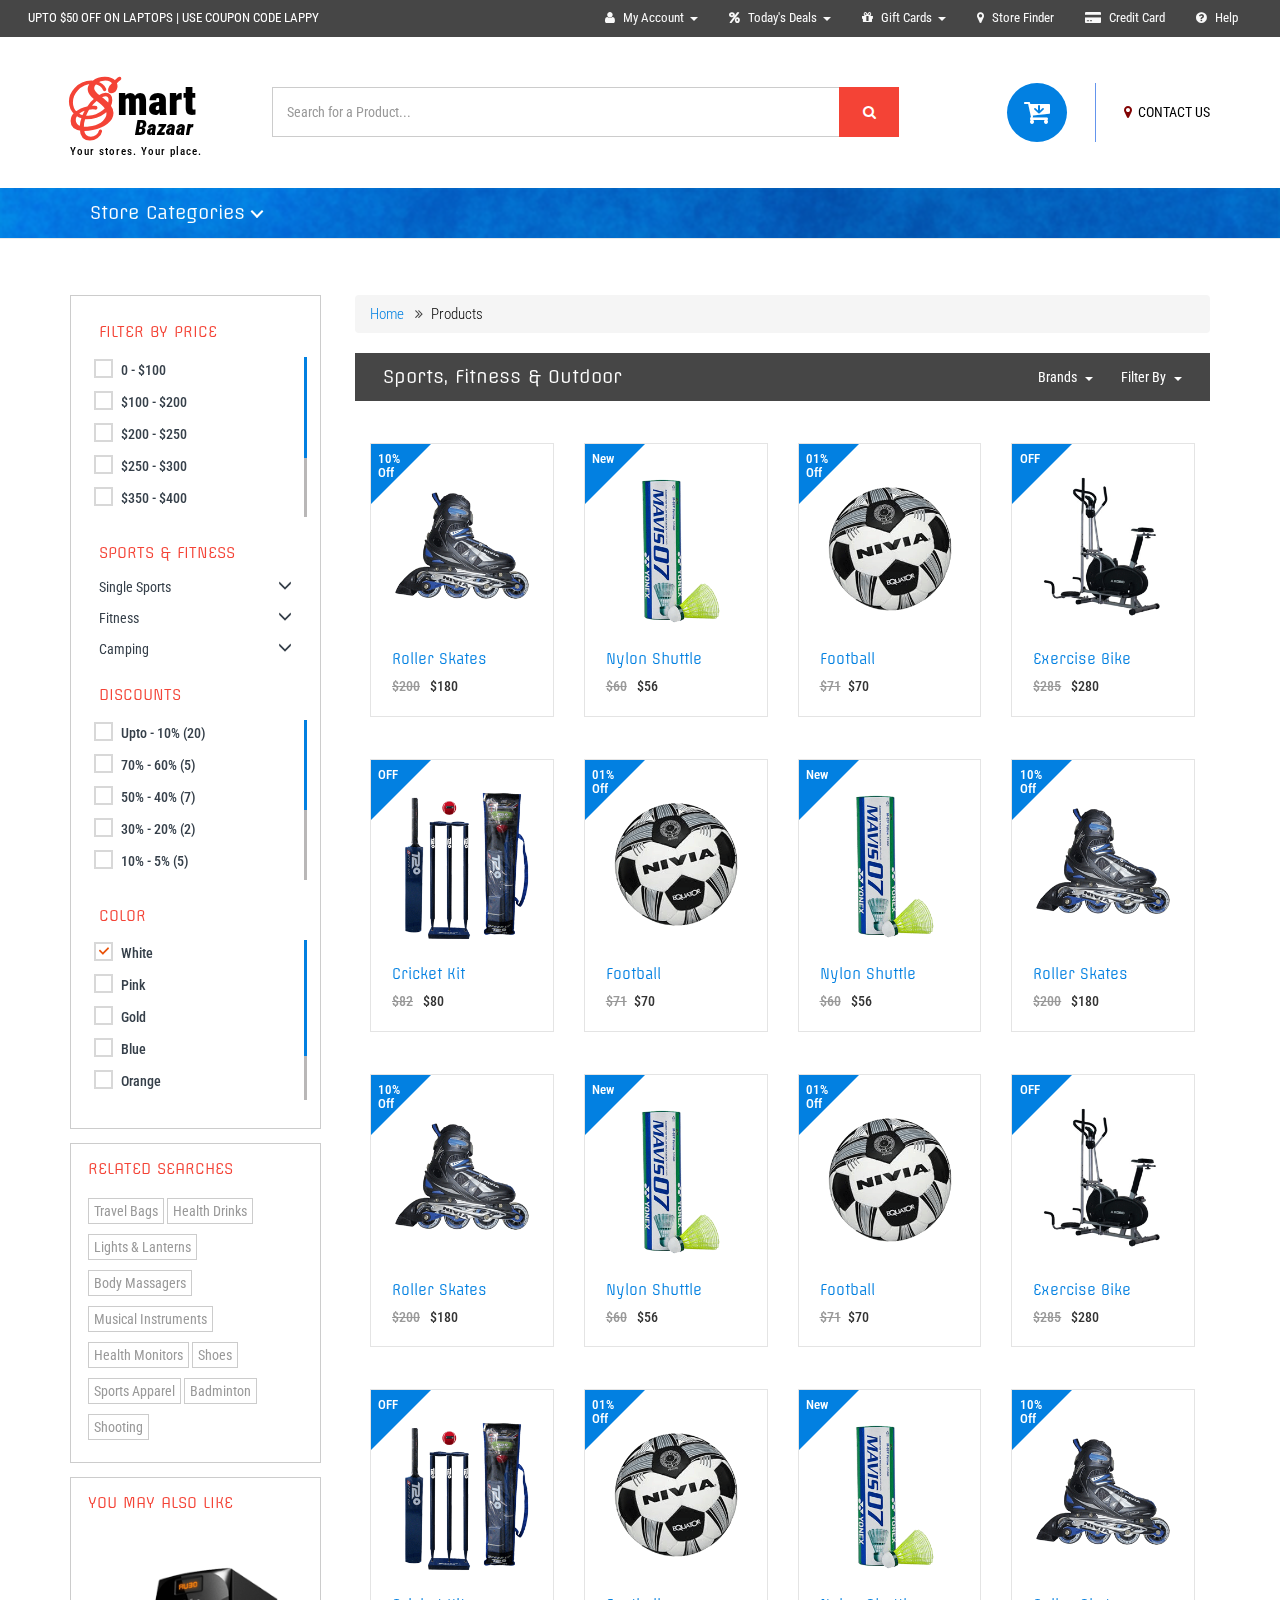
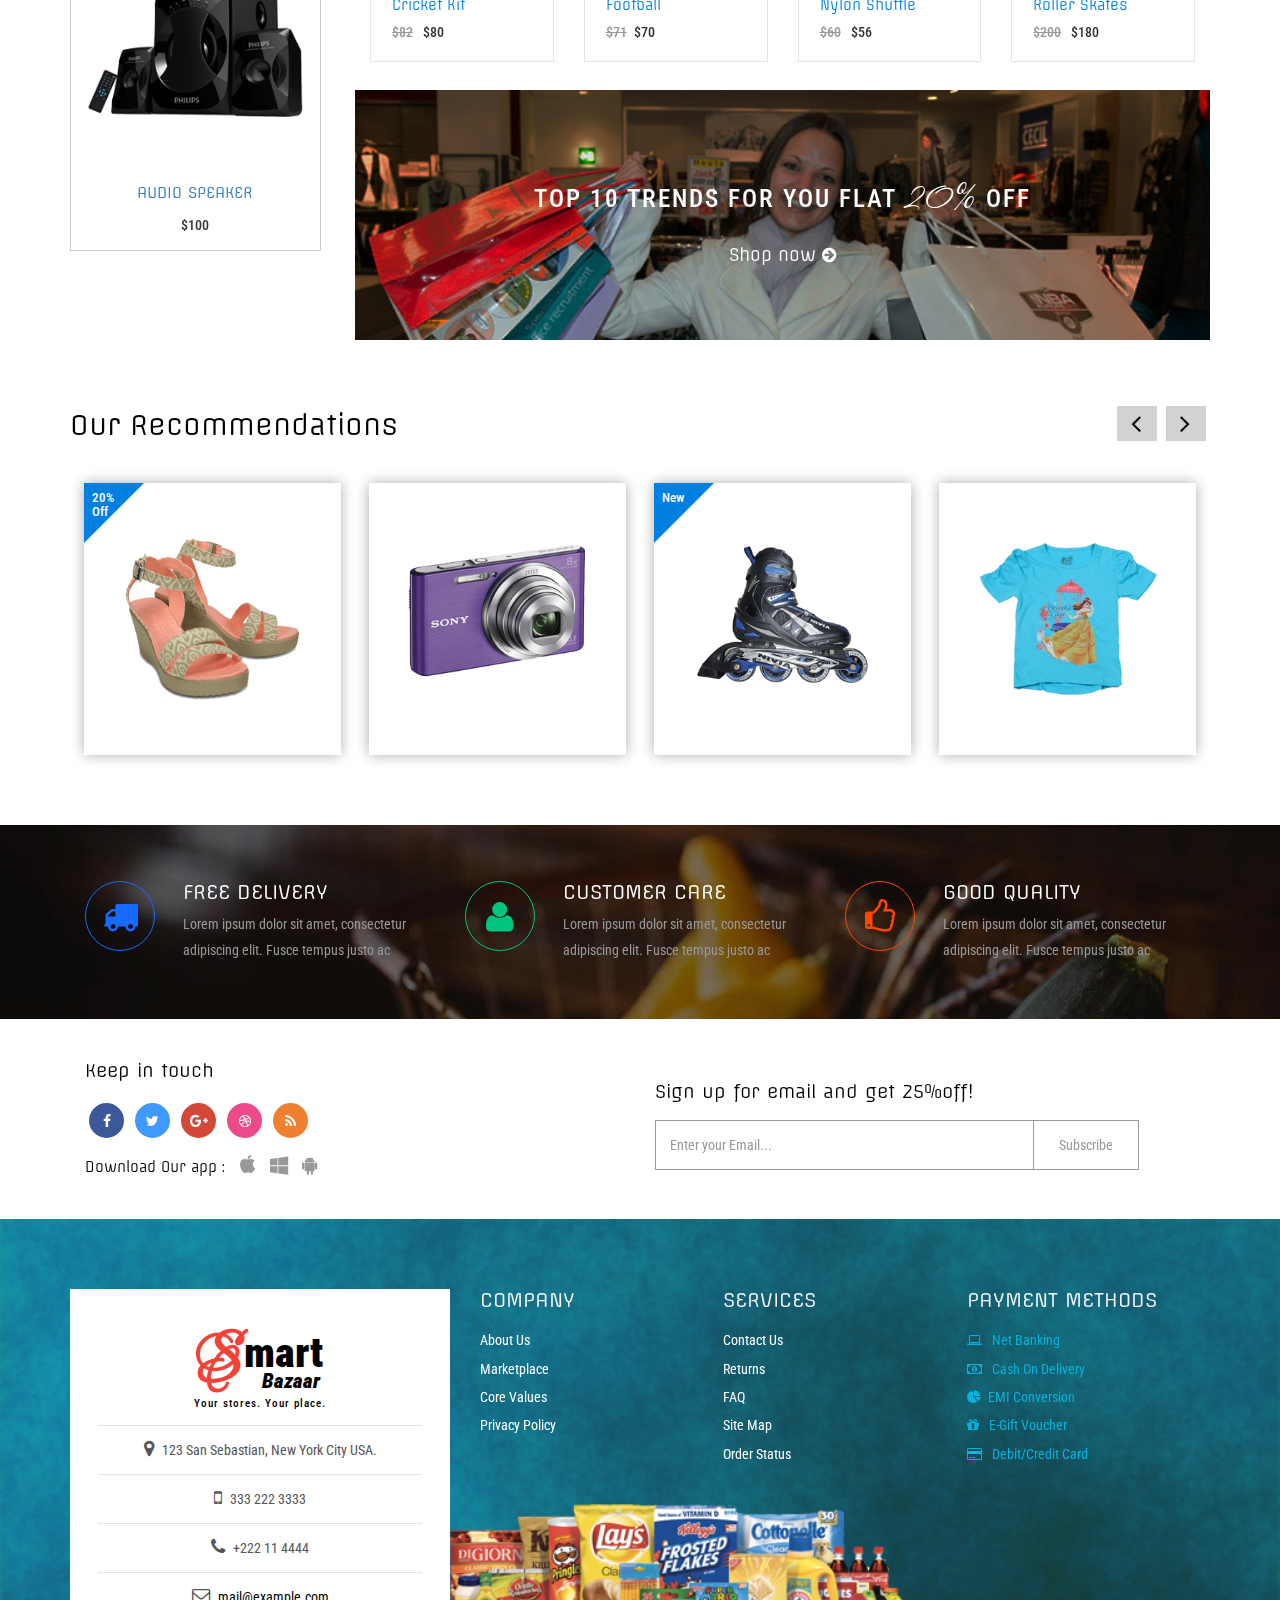
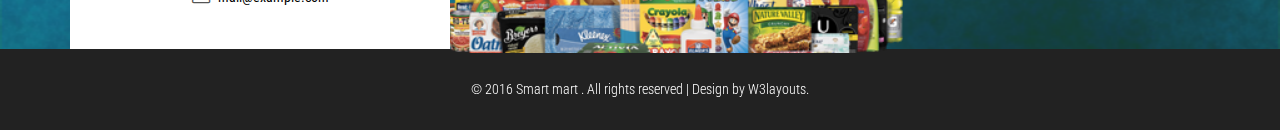
<file: main/products4.html>
<!--
Author: W3layouts
Author URL: http://w3layouts.com
License: Creative Commons Attribution 3.0 Unported
License URL: http://creativecommons.org/licenses/by/3.0/
-->
<!DOCTYPE html>
<html lang="en">
<head>
<title>Smart mart an E-commerce Online Shopping Category Flat Bootstrap Responsive Website Template | Products4 :: w3layouts</title>
<meta name="viewport" content="width=device-width, initial-scale=1">
<meta http-equiv="Content-Type" content="text/html; charset=utf-8" />
<meta name="keywords" content="Smart mart Responsive web template, Bootstrap Web Templates, Flat Web Templates, Android Compatible web template, 
SmartPhone Compatible web template, free WebDesigns for Nokia, Samsung, LG, SonyEricsson, Motorola web design" />
<script type="application/x-javascript"> addEventListener("load", function() { setTimeout(hideURLbar, 0); }, false);
		function hideURLbar(){ window.scrollTo(0,1); } </script>
<!-- Custom Theme files -->
<link href="css/bootstrap.css" rel="stylesheet" type="text/css" media="all" />
<link href="css/style.css" rel="stylesheet" type="text/css" media="all" /> 
<link href="css/menu.css" rel="stylesheet" type="text/css" media="all" /> <!-- menu style -->  
<link href="css/animate.min.css" rel="stylesheet" type="text/css" media="all" />   
<link href="css/owl.carousel.css" rel="stylesheet" type="text/css" media="all"> <!-- carousel slider -->  
<!-- //Custom Theme files -->
<!-- font-awesome icons -->
<link href="css/font-awesome.css" rel="stylesheet"> 
<!-- //font-awesome icons -->
<!-- js -->
<script src="js/jquery-2.2.3.min.js"></script> 
<script src="js/owl.carousel.js"></script>
<!-- //js --> 
<!-- web-fonts -->
<link href='//fonts.googleapis.com/css?family=Roboto+Condensed:400,300,300italic,400italic,700,700italic' rel='stylesheet' type='text/css'>
<link href='//fonts.googleapis.com/css?family=Lovers+Quarrel' rel='stylesheet' type='text/css'>
<link href='//fonts.googleapis.com/css?family=Offside' rel='stylesheet' type='text/css'>
<link href='//fonts.googleapis.com/css?family=Tangerine:400,700' rel='stylesheet' type='text/css'>
<!-- web-fonts --> 
<!-- scroll to fixed--> 
<script src="js/jquery-scrolltofixed-min.js" type="text/javascript"></script>
<script>
    $(document).ready(function() {

        // Dock the header to the top of the window when scrolled past the banner. This is the default behaviour.

        $('.header-two').scrollToFixed();  
        // previous summary up the page.

        var summaries = $('.summary');
        summaries.each(function(i) {
            var summary = $(summaries[i]);
            var next = summaries[i + 1];

            summary.scrollToFixed({
                marginTop: $('.header-two').outerHeight(true) + 10, 
                zIndex: 999
            });
        });
    });
</script>
<!-- //scroll to fixed--> 
<!-- start-smooth-scrolling -->
<script type="text/javascript" src="js/move-top.js"></script>
<script type="text/javascript" src="js/easing.js"></script>	
<script type="text/javascript">
		jQuery(document).ready(function($) {
			$(".scroll").click(function(event){		
				event.preventDefault();
				$('html,body').animate({scrollTop:$(this.hash).offset().top},1000);
			});
		});
</script>
<!-- //end-smooth-scrolling -->
<!-- smooth-scrolling-of-move-up -->
<script type="text/javascript">
	$(document).ready(function() {
	
		var defaults = {
			containerID: 'toTop', // fading element id
			containerHoverID: 'toTopHover', // fading element hover id
			scrollSpeed: 1200,
			easingType: 'linear' 
		};
		
		$().UItoTop({ easingType: 'easeOutQuart' });
		
	});
</script>
<!-- //smooth-scrolling-of-move-up -->  
<!-- the jScrollPane script -->
<script type="text/javascript" src="js/jquery.jscrollpane.min.js"></script>
		<script type="text/javascript" id="sourcecode">
			$(function()
			{
				$('.scroll-pane').jScrollPane();
			});
		</script>
<!-- //the jScrollPane script -->
<script type="text/javascript" src="js/jquery.mousewheel.js"></script>
<!-- the mousewheel plugin --> 
</head>
<body>
	<!-- header -->
	<div class="header">
		<div class="w3ls-header"><!--header-one--> 
			<div class="w3ls-header-left">
				<p><a href="#">UPTO $50 OFF ON LAPTOPS | USE COUPON CODE LAPPY </a></p>
			</div>
			<div class="w3ls-header-right">
				<ul>
					<li class="dropdown head-dpdn">
						<a href="#" class="dropdown-toggle" data-toggle="dropdown"><i class="fa fa-user" aria-hidden="true"></i> My Account<span class="caret"></span></a>
						<ul class="dropdown-menu">
							<li><a href="login.html">Login </a></li> 
							<li><a href="signup.html">Sign Up</a></li> 
							<li><a href="login.html">My Orders</a></li>  
							<li><a href="login.html">Wallet</a></li> 
						</ul> 
					</li> 
					<li class="dropdown head-dpdn">
						<a href="#" class="dropdown-toggle" data-toggle="dropdown"><i class="fa fa-percent" aria-hidden="true"></i> Today's Deals<span class="caret"></span></a>
						<ul class="dropdown-menu">
							<li><a href="offers.html">Cash Back Offers</a></li> 
							<li><a href="offers.html">Product Discounts</a></li>
							<li><a href="offers.html">Special Offers</a></li> 
						</ul> 
					</li> 
					<li class="dropdown head-dpdn">
						<a href="#" class="dropdown-toggle" data-toggle="dropdown"><i class="fa fa-gift" aria-hidden="true"></i> Gift Cards<span class="caret"></span></a>
						<ul class="dropdown-menu">
							<li><a href="offers.html">Product Gift card</a></li> 
							<li><a href="offers.html">Occasions Register</a></li>
							<li><a href="offers.html">View Balance</a></li> 
						</ul> 
					</li> 
					<li class="dropdown head-dpdn">
						<a href="contact.html" class="dropdown-toggle"><i class="fa fa-map-marker" aria-hidden="true"></i> Store Finder</a>
					</li> 
					<li class="dropdown head-dpdn">
						<a href="card.html" class="dropdown-toggle"><i class="fa fa-credit-card-alt" aria-hidden="true"></i> Credit Card</a>
					</li> 
					<li class="dropdown head-dpdn">
						<a href="help.html" class="dropdown-toggle"><i class="fa fa-question-circle" aria-hidden="true"></i> Help</a>
					</li>
				</ul>
			</div>
			<div class="clearfix"> </div> 
		</div>
		<div class="header-two"><!-- header-two -->
			<div class="container">
				<div class="header-logo">
					<h1><a href="index.html"><span>S</span>mart <i>Bazaar</i></a></h1>
					<h6>Your stores. Your place.</h6> 
				</div>	
				<div class="header-search">
					<form action="#" method="post">
						<input type="search" name="Search" placeholder="Search for a Product..." required="">
						<button type="submit" class="btn btn-default" aria-label="Left Align">
							<i class="fa fa-search" aria-hidden="true"> </i>
						</button>
					</form>
				</div>
				<div class="header-cart"> 
					<div class="my-account">
						<a href="contact.html"><i class="fa fa-map-marker" aria-hidden="true"></i> CONTACT US</a>						
					</div>
					<div class="cart"> 
						<form action="#" method="post" class="last"> 
							<input type="hidden" name="cmd" value="_cart" />
							<input type="hidden" name="display" value="1" />
							<button class="w3view-cart" type="submit" name="submit" value=""><i class="fa fa-cart-arrow-down" aria-hidden="true"></i></button>
						</form>  
					</div>
					<div class="clearfix"> </div> 
				</div> 
				<div class="clearfix"> </div>
			</div>		
		</div><!-- //header-two -->
		<div class="header-three"><!-- header-three -->
			<div class="container">
				<div class="menu">
					<div class="cd-dropdown-wrapper">
						<a class="cd-dropdown-trigger" href="#0">Store Categories</a>
						<nav class="cd-dropdown"> 
							<a href="#0" class="cd-close">Close</a>
							<ul class="cd-dropdown-content"> 
								<li><a href="offers.html">Today's Offers</a></li>
								<li class="has-children">
									<a href="#">Electronics</a> 
									<ul class="cd-secondary-dropdown is-hidden">
										<li class="go-back"><a href="#">Menu</a></li>
										<li class="see-all"><a href="products.html">All Electronics</a></li>
										<li class="has-children">
											<a href="#">MOBILE PHONES</a>  
											<ul class="is-hidden"> 
												<li class="go-back"><a href="#">All Electronics</a></li> 
												<li class="has-children">
													<a href="#0">SmartPhones</a> 
													<ul class="is-hidden"> 
														<li class="go-back"><a href="#"> </a></li>
														<li><a href="products.html">Android</a></li>
														<li><a href="products.html">Windows</a></li>
														<li><a href="products.html">Black berry</a></li>
													</ul>
												</li>
												<li> <a href="products.html">IPhones</a> </li>
												<li><a href="products.html">Tablets</a></li>
												<li><a href="products.html">IPad</a></li>
												<li><a href="products.html">Feature Phones</a></li> 
											</ul>
										</li> 
										<li class="has-children">
											<a href="#">LARGE APPLIANCES</a> 
											<ul class="is-hidden"> 
												<li class="go-back"><a href="#">All Electronics </a></li>
												<li><a href="products.html">Refrigerators</a></li> 
												<li><a href="products.html">Washing Machine</a></li>
												<li><a href="products.html">Office Technology</a></li>
												<li><a href="products.html">Air conditioner</a></li>
												<li><a href="products.html">Home Automation</a></li>
											</ul>
										</li> 
										<li class="has-children">
											<a href="#">ENTERTAINMENT</a> 
											<ul class="is-hidden"> 
												<li class="go-back"><a href="#">All Electronics</a></li>
												<li><a href="products.html">Tv & Accessories</a></li>
												<li><a href="products.html">Digital Camera</a></li>
												<li><a href="products.html">Gaming</a></li>
												<li><a href="products.html">Home Audio & Theater</a></li>
												<li class="has-children">
													<a href="#">Computer</a>
													<ul class="is-hidden">
														<li class="go-back"><a href="#"> </a></li> 
														<li><a href="products.html">Laptop </a></li>
														<li><a href="products.html">Gaming PC</a></li>
														<li><a href="products.html">Monitors</a></li>
														<li><a href="products.html">Networking</a></li>
														<li><a href="products.html">Printers & Supplies</a></li>
														<li><a href="products.html">Accessories</a></li>
													</ul>
												</li> 
											</ul>
										</li> 
										<li class="has-children">
											<a href="#">HOME APPLIANCES</a> 
											<ul class="is-hidden">
												<li class="go-back"><a href="#0">All Electronics </a></li>
												<li class="has-children"><a href="#">Kitchen appliances</a>
													<ul class="is-hidden">
														<li class="go-back"><a href="#0"> </a></li>
														<li><a href="products.html">Rice Cookers</a></li>
														<li><a href="products.html">Mixer Juicer</a></li>
														<li><a href="products.html">Grinder</a></li>
														<li><a href="products.html">Blenders & Choppers</a></li>
														<li><a href="products.html">Microwave Oven</a></li>
														<li><a href="products.html">Food Processors</a></li>
													</ul>
												</li>
												<li><a href="products.html">Purifiers</a></li>
												<li><a href="products.html">Geysers</a></li>
												<li><a href="products.html">Gas Stove</a></li>
												<li><a href="products.html">Vacuum Cleaner</a></li>
												<li><a href="products.html">Sewing Machine</a></li> 
												<li><a href="products.html">Heaters & Fans</a></li>
											</ul>
										</li>
										<li class="has-children">
											<a href="#">SMALL DEVICES</a> 
											<ul class="is-hidden"> 
												<li class="go-back"><a href="#0">All Electronics </a></li>
												<li><a href="products.html">Wifi Dongle</a></li>
												<li><a href="products.html">Router & Modem</a></li>
												<li class="has-children"><a href="#">Storage Devices</a>
													<ul class="is-hidden">
														<li class="go-back"><a href="#0"> </a></li>
														<li><a href="products.html">Cloud Storage</a></li>
														<li><a href="products.html">Hard Disk</a></li>
														<li><a href="products.html">SSD</a></li>
														<li><a href="products.html">Pen Drive</a></li>
														<li><a href="products.html">Memory card</a></li> 
														<li><a href="products.html">Security Devices</a></li> 
													</ul>
												</li> 
												<li><a href="products.html">Office Supplies</a></li>
												<li><a href="products.html">Cut the Cable</a></li>
												<li><a href="products.html">Auto Electronics</a></li>  
											</ul>
										</li>
										<li class="has-children">
											<a href="#">PERSONAL CARE</a> 
											<ul class="is-hidden"> 
												<li class="go-back"><a href="#0">All Electronics </a></li>
												<li><a href="products.html">Epilator</a></li> 
												<li><a href="products.html">Hair Styler</a></li>
												<li><a href="products.html">Trimmer & Shaver</a></li>
												<li><a href="products.html">Health Care</a></li> 
												<li><a href="products.html">cables</a></li>
											</ul>
										</li>
									</ul> <!-- .cd-secondary-dropdown --> 
								</li> <!-- .has-children -->
								<li class="has-children">
									<a href="#">Fashion Store</a> 
									<ul class="cd-secondary-dropdown is-hidden">
										<li class="go-back"><a href="#">Menu</a></li>
										<li class="see-all"><a href="products1.html">All Fashion Stores</a></li>
										<li class="has-children">
											<a href="#">GIRLS' CLOTHING</a> 
											<ul class="is-hidden">  
												<li class="go-back"><a href="#">All Fashion Stores</a></li>
												<li><a href="products1.html">Ethnic wear </a></li>
												<li><a href="products1.html">Maternity wear</a></li>
												<li><a href="products1.html">inner & nightwear </a></li>
												<li><a href="products1.html">casual wear </a></li>
												<li><a href="products1.html">formal wear</a></li>
												<li><a href="products1.html">Sports wear</a></li>
											</ul>
										</li> 
										<li class="has-children">
											<a href="#">BOYS' CLOTHING</a> 
											<ul class="is-hidden">  
												<li class="go-back"><a href="#">All Fashion Stores</a></li>
												<li><a href="products1.html">Jeans</a></li>  
												<li><a href="products1.html">Casual wear</a></li> 
												<li><a href="products1.html">Shorts</a></li> 
												<li><a href="products1.html">T-Shirts & Polos</a></li> 
												<li><a href="products1.html">Trousers & Chinos</a></li> 
											</ul>
										</li> 
										<li class="has-children">
											<a href="#">JACKETS</a> 
											<ul class="is-hidden">
												<li class="go-back"><a href="#">All Fashion Stores</a></li>
												<li><a href="products1.html">Blazers</a></li>
												<li><a href="products1.html">Bomber jackets</a></li>
												<li><a href="products1.html">Denim Jackets</a></li>
												<li><a href="products1.html">Duffle Coats</a></li>
												<li><a href="products1.html">Leather Jackets</a></li>
												<li><a href="products1.html">Parkas</a></li>
											</ul>
										</li> 
										<li class="has-children">
											<a href="#">ACCESSORIES </a> 
											<ul class="is-hidden"> 
												<li class="go-back"><a href="#">All Fashion Stores</a></li>
												<li><a href="products1.html">Watches </a></li>
												<li><a href="products1.html">Eyewear </a></li>
												<li><a href="products1.html">Jewellery </a></li>
												<li class="has-children">
													<a href="#">Footwear </a>  
													<ul class="is-hidden">
														<li class="go-back"><a href="#"> </a></li>
														<li><a href="products1.html">Ethnic</a></li>  
														<li><a href="products1.html">Casual wear</a></li>
														<li><a href="products1.html">Sports Shoes</a></li>
														<li><a href="products1.html">Boots</a></li>
													</ul> 
												</li> 
												<li><a href="products1.html">Stoles & Scarves</a></li>
												<li><a href="products1.html">Handbags</a></li>
											</ul>
										</li>
										<li class="has-children">
											<a href="#">BEAUTY</a> 
											<ul class="is-hidden">
												<li class="go-back"><a href="#">All Fashion Stores</a></li>
												<li><a href="products1.html">Perfumes & Deos</a></li>
												<li><a href="products1.html">Lipsticks & Nail Polish</a></li>
												<li><a href="products1.html">Beauty Gift Hampers</a></li> 
												<li><a href="products1.html">Personal Grooming</a></li>
												<li><a href="products1.html">Travel bags</a></li>
											</ul>
										</li>
										<li class="has-children">
											<a href="products1.html">PERSONAL CARE</a> 
											<ul class="is-hidden"> 
												<li class="go-back"><a href="#">All Fashion Stores</a></li>
												<li><a href="products1.html">Face Care</a></li>
												<li><a href="products1.html">Nail Care</a></li>
												<li><a href="products1.html">Hair Care</a></li>
												<li><a href="products1.html">Body Care</a></li>
												<li><a href="products1.html">Bath & Spa</a></li>   
											</ul>
										</li>
									</ul> <!-- .cd-secondary-dropdown --> 
								</li> <!-- .has-children -->
								<li class="has-children">
									<a href="products2.html">Kids Fashion & Toys</a> 
									<ul class="cd-secondary-dropdown is-hidden"> 
										<li class="go-back"><a href="#">Menu</a></li>
										<li class="see-all"><a href="products2.html">All Kids Fashions</a></li>
										<li class="has-children">
											<a href="products2.html">KIDS CLOTHING</a> 
											<ul class="is-hidden"> 
												<li class="go-back"><a href="#">All Kids Fashions</a></li>
												<li><a href="products2.html">Ethnic wear </a></li> 
												<li><a href="products2.html">inner & Sleepwear </a></li>
												<li><a href="products2.html">Dresses & Frocks </a></li>
												<li><a href="products2.html">Winter wear</a></li>
												<li><a href="products2.html">Diaper & Accessories</a></li>
											</ul>
										</li> 
										<li class="has-children"><a href="#">KIDS FASHION</a>
											<ul class="is-hidden">  
												<li class="go-back"><a href="#">All Kids Fashions</a></li>
												<li><a href="products2.html">Footwear</a></li> 
												<li><a href="products2.html">Sunglasses </a></li>
												<li><a href="products2.html">School & Stationery</a></li>
												<li><a href="products2.html">Jewellery</a></li>
												<li><a href="products2.html">Hair bands & Clips</a></li>
											</ul>
										</li>
										<li class="has-children"><a href="#">Baby Care</a>
											<ul class="is-hidden"> 
												<li class="go-back"><a href="#">All Kids Fashions</a></li>
												<li><a href="products2.html">Lotions, Oil & Powder </a></li> 
												<li><a href="products2.html">Soaps, Shampoo </a></li>
												<li><a href="products2.html">Bath Towels</a></li> 
												<li class="has-children">
													<a href="#">Feeding</a> 
													<ul class="is-hidden">
														<li class="go-back"><a href="#"> </a></li> 
														<li><a href="products2.html">Baby Food </a></li>
														<li><a href="products2.html">Bottle Feeding </a></li>
														<li><a href="products2.html">Breast Feeding</a></li>  
													</ul>
												</li>  
												<li><a href="products2.html">Toddlers' Rooms</a></li> 	
											</ul><!-- .cd-secondary-dropdown --> 
										</li> <!-- .has-children -->								
										<li class="has-children"><a href="#">TOYS & GAMES </a>
											<ul class="is-hidden"> 
												<li class="go-back"><a href="#">All Kids Fashions</a></li>
												<li><a href="products2.html">Art & Crafts</a></li> 
												<li><a href="products2.html">Educational Toys </a></li>
												<li><a href="products2.html">Baby Toys</a></li> 
												<li><a href="products2.html">Outdoor Play </a></li> 
												<li><a href="products2.html">Musical Instruments</a></li>
											</ul>
										</li>
										<li> 
											<ul class="is-hidden">
												<li class="go-back"><a href="#">All Kids Fashions</a></li>
												<li><a href="products2.html">Toy Tips & Trends</a></li> 
												<li><a href="products2.html">Preschool Toys</a></li>
												<li><a href="products2.html">Musical Instruments</a></li> 
												<li><a href="products2.html">Bikes & Ride-Ons</a></li>
												<li><a href="products2.html">Video Games</a></li>
												<li><a href="products2.html">PC & Digital Gaming</a></li>
											</ul>	
										</li> 
									</ul><!-- .cd-secondary-dropdown --> 
								</li> <!-- .has-children --> 
								<li class="has-children">
									<a href="#">Home, Furniture & Patio</a> 
									<ul class="cd-secondary-dropdown is-hidden">
										<li class="go-back"><a href="#">Menu</a></li>
										<li class="see-all"><a href="products3.html">All Products</a></li>
										<li class="has-children">
											<a href="#">Kitchen Uses</a> 
											<ul class="is-hidden">  
												<li class="go-back"><a href="#"></a></li>
												<li><a href="products3.html">Dinner Sets </a></li> 
												<li><a href="products3.html">Cookware & Bakeware </a></li>
												<li><a href="products3.html">Containers & Jars </a></li>
												<li><a href="products3.html">Kitchen Tools </a></li>
												<li><a href="products3.html">Food Storage</a></li>
												<li><a href="products3.html">Casseroles</a></li>
											</ul>
										</li> 
										<li class="has-children">
											<a href="#">Furniture </a> 
											<ul class="is-hidden"> 
												<li class="go-back"><a href="#"></a></li>
												<li><a href="products3.html">Bedroom </a></li> 
												<li><a href="products3.html">Dining Room </a></li>
												<li><a href="products3.html">Kids' Furniture </a></li>
												<li><a href="products3.html">Living Room</a></li>
												<li><a href="products3.html">Office</a></li>
												<li><a href="products3.html">Mattresses</a></li>
											</ul>
										</li> 
										<li class="has-children">
											<a href="#">Home Decor </a> 
											<ul class="is-hidden">
												<li class="go-back"><a href="#"></a></li>
												<li><a href="products3.html">Lighting</a></li> 
												<li><a href="products3.html">Painting</a></li>
												<li><a href="products3.html">Curtains & Blinds</a></li>
												<li><a href="products3.html">Patio Furniture</a></li>
												<li><a href="products3.html">Wardrobes & Cabinets</a></li>
												<li><a href="products3.html">Mattresses</a></li>
											</ul>
										</li>  
										<li class="has-children">
											<a href="#">Gardening & Lawn </a> 
											<ul class="is-hidden">
												<li class="go-back"><a href="#"> </a></li>  
												<li><a href="products3.html">Gardening </a></li> 
												<li><a href="products3.html">Landscaping </a></li>
												<li><a href="products3.html">Sheds</a></li>
												<li><a href="products3.html">Outdoor Storage  </a></li>
												<li><a href="products3.html">Garden & Ideas </a></li>
												<li><a href="products3.html">Patio Tips</a></li>
											</ul>
										</li> 
										<li class="has-children">
											<a href="#">Garage Storage</a> 
											<ul class="is-hidden"> 
												<li class="go-back"><a href="#"></a></li>
												<li><a href="products3.html">Baskets & Bins </a></li> 
												<li><a href="products3.html">Garage Door Openers</a></li>
												<li><a href="products3.html">Free Standing Shelves </a></li>
												<li><a href="products3.html">Floor cleaning</a></li>
												<li><a href="products3.html">Tool Kits</a></li>
											</ul>
										</li>  
									</ul><!-- .cd-secondary-dropdown --> 
								</li> <!-- .has-children -->  
								<li class="has-children">
									<a href="#">Sports, Fitness & Outdoor</a>
									<ul class="cd-secondary-dropdown is-hidden">
										<li class="go-back"><a href="#">Menu</a></li>
										<li class="see-all"><a href="products4.html">All Products</a></li>
										<li class="has-children">
											<a href="#">Single Sports </a> 
											<ul class="is-hidden">
												<li class="go-back"><a href="#"></a></li>
												<li><a href="products4.html">Bikes </a></li> 
												<li><a href="products4.html">Fishing  </a></li>
												<li><a href="products4.html">Cycling </a></li>
												<li><a href="products4.html">Musical Instruments</a></li>
												<li><a href="products4.html">Archery </a></li>
											</ul>
										</li> 
										<li class="has-children">
											<a href="#">Team Sports</a> 
											<ul class="is-hidden"> 
												<li class="go-back"><a href="#"></a></li>
												<li><a href="products4.html">Cricket </a></li> 
												<li><a href="products4.html">Badminton </a></li>
												<li><a href="products4.html">Swimming Gear </a></li>
												<li><a href="products4.html">Sports Apparel </a></li>
												<li><a href="products4.html">Indoor games</a></li>
											</ul>
										</li> 
										<li class="has-children">
											<a href="#">Fitness </a> 
											<ul class="is-hidden">
												<li class="go-back"><a href="#"></a></li>
												<li><a href="products4.html">Fitness Accessories </a></li> 
												<li><a href="products4.html">Exercise Machines </a></li>
												<li><a href="products4.html">Ellipticals </a></li>
												<li><a href="products4.html">Home Gyms</a></li> 
												<li><a href="products4.html">Exercise Bikes</a></li> 
											</ul>
										</li>
										<li class="has-children">
											<a href="#">Camping </a> 
											<ul class="is-hidden">
												<li class="go-back"><a href="#"></a></li>
												<li><a href="products4.html"> Airbeds</a></li> 
												<li><a href="products4.html">Tents </a></li>
												<li><a href="products4.html">Gazebo's & Shelters</a></li>
												<li><a href="products4.html">Coolers </a></li>
												<li><a href="products4.html">Canopies</a></li>
												<li><a href="products4.html">Sleeping Bags</a></li>
											</ul>
										</li> 
										<li class="has-children">
											<a href="#">Camping Tools</a> 
											<ul class="is-hidden">
												<li class="go-back"><a href="#"></a></li>
												<li><a href="products4.html">Shooting </a></li> 
												<li><a href="products4.html">Knives & Tools </a></li>
												<li><a href="products4.html">Optics & Binoculars </a></li>
												<li><a href="products4.html">Lights & Lanterns </a></li>
												<li><a href="products4.html">Hunting Clothing </a></li>
											</ul>
										</li> 
										<li class="has-children">
											<a href="#">Other</a> 
											<ul class="is-hidden">
												<li class="go-back"><a href="#"></a></li>
												<li><a href="products4.html">Riding Gears & More </a></li> 
												<li><a href="products4.html">Body Massagers </a></li>
												<li><a href="products4.html">Health Monitors </a></li>
												<li><a href="products4.html">Health Drinks </a></li> 
											</ul>
										</li> 	
									</ul><!-- .cd-secondary-dropdown --> 
								</li> <!-- .has-children -->  
								<li class="has-children">
									<a href="#">Grocery store</a>
									<ul class="cd-secondary-dropdown is-hidden">
										<li class="go-back"><a href="#">Menu</a></li>
										<li class="see-all"><a href="products5.php">All Products</a></li>
										<li class="has-children">
											<a href="#">Veggies & Fruits </a> 
											<ul class="is-hidden">
												<li class="go-back"><a href="#"></a></li>
												<li><a href="products5.php">Vegetables </a></li> 
												<li><a href="products5.php">Fruits </a></li>
												<li><a href="products5.php">Dry Fruits</a></li> 
												<li><a href="products5.php">Snacks & Cookies </a></li>
												<li><a href="products5.php">Breakfast & Cereal</a></li> 
											</ul> 
										</li> 
										<li class="has-children">
											<a href="#">Packet Food</a> 
											<ul class="is-hidden">
												<li class="go-back"><a href="#"></a></li>
												<li><a href="products5.php">Beverages </a></li> 
												<li><a href="products5.php">Baking </a></li>
												<li><a href="products5.php">Emergency Food </a></li>
												<li><a href="products5.php">Candy & Gum </a></li>
												<li><a href="products5.php">Meals & Pasta </a></li>
											</ul>
										</li> 
										<li class="has-children">
											<a href="#">Shop All Pets </a> 
											<ul class="is-hidden">
												<li class="go-back"><a href="#"></a></li>
												<li><a href="products5.php">Dogs </a></li>  
												<li><a href="products5.php">Fish </a></li>												
												<li><a href="products5.php">Cats</a></li>
												<li><a href="products5.php">Birds </a></li>
												<li><a href="products5.php">Pet Food </a></li>
											</ul>
										</li>
										<li class="has-children">
											<a href="#">Household Essentials </a> 
											<ul class="is-hidden"> 
												<li class="go-back"><a href="#"></a></li>
												<li><a href="products5.php">Laundry Room </a></li> 
												<li><a href="products5.php">Paper & Plastic</a></li>
												<li><a href="products5.php">Pest Control </a></li>
												<li><a href="products5.php">Batteries </a></li> 
											</ul>
										</li> 
										<li class="has-children">
											<a href="#">Food Shops </a> 
											<ul class="is-hidden">
												<li class="go-back"><a href="#"></a></li>
												<li><a href="products5.php">Fresh Food</a></li> 
												<li><a href="products5.php">Food Gifts </a></li>
												<li><a href="products5.php">Frozen Food </a></li>
												<li><a href="products5.php">Organic </a></li>
												<li><a href="products5.php">Gluten Free </a></li>
											</ul>
										</li> 
										<li class="has-children">
											<a href="#">Tips </a> 
											<ul class="is-hidden">
												<li class="go-back"><a href="#"></a></li>
												<li><a href="products5.php">Pets Growth</a></li> 
												<li><a href="products5.php">Recipes </a></li>
												<li><a href="products5.php">Snacks</a></li>
												<li><a href="products5.php">Nutrition</a></li> 
											</ul>
										</li> 
									</ul><!-- .cd-secondary-dropdown --> 
								</li> <!-- .has-children -->  
								<li class="has-children">
									<a href="#">Photo, Gifts & Office Supplies</a>
									<ul class="cd-secondary-dropdown is-hidden">
										<li class="go-back"><a href="#">Menu</a></li>
										<li class="see-all"><a href="products6.html">All Products</a></li>
										<li class="has-children">
											<a href="#">Trending Now </a> 
											<ul class="is-hidden">
												<li class="go-back"><a href="#"></a></li>
												<li><a href="products6.html">Best Priced</a></li> 
												<li><a href="products6.html">Chocolates </a></li>
												<li><a href="products6.html">Gift Cards </a></li>
												<li><a href="products6.html">Fashion & Accessories </a></li>
												<li><a href="products6.html">Decorative Plants </a></li>
											</ul>
										</li> 
										<li class="has-children">
											<a href="#">Photos </a> 
											<ul class="is-hidden">
												<li class="go-back"><a href="#"></a></li>
												<li><a href="products6.html">Shelf animation </a></li> 
												<li><a href="products6.html">3D-rendered </a></li>
												<li><a href="products6.html">gift builder </a></li>
												<li><a href="products6.html">Frames</a></li>
												<li><a href="products6.html">Wall Decor</a></li>
											</ul>
										</li> 
										<li class="has-children">
											<a href="#">Gifts </a> 
											<ul class="is-hidden">	
												<li class="go-back"><a href="#"></a></li>
												<li><a href="products6.html">Personalized Gifts </a></li> 
												<li><a href="products6.html">Flowers </a></li>
												<li><a href="products6.html">Cards & Toys</a></li>
												<li><a href="products6.html">Show pieces </a></li>
												<li><a href="products6.html">Photo Books</a></li>
											</ul>
										</li>
										<li class="has-children">
											<a href="#">Favourite Brands </a> 
											<ul class="is-hidden">
												<li class="go-back"><a href="#"></a></li>
												<li><a href="products6.html">Archies </a></li> 
												<li><a href="products6.html">Jewel Fuel </a></li>
												<li><a href="products6.html">Ferns N Petals </a></li>
												<li><a href="products6.html">Happily Unmarried</a></li>
												<li><a href="products6.html">Chumbak</a></li>
											</ul>
										</li> 
										<li class="has-children">
											<a href="#">Office</a> 
											<ul class="is-hidden"> 
												<li class="go-back"><a href="#"></a></li>
												<li><a href="products6.html">Calendars</a></li> 
												<li><a href="products6.html">Mousepads</a></li>
												<li><a href="products6.html">Phone Cases</a></li>
												<li><a href="products6.html">Tablet & Laptop Cases</a></li>
												<li><a href="products6.html">Mounted Photos</a></li>
											</ul>
										</li> 
										<li class="has-children">
											<a href="#">Combos </a> 
											<ul class="is-hidden">
												<li class="go-back"><a href="#"></a></li>
												<li><a href="products6.html">Chocolates </a></li> 
												<li><a href="products6.html">Dry Fruits</a></li>
												<li><a href="products6.html">Sweets</a></li>
												<li><a href="products6.html">Snacks</a></li>
												<li><a href="products6.html">Cakes</a></li>
											</ul>
										</li> 
									</ul><!-- .cd-secondary-dropdown --> 
								</li> 
								<li class="has-children">
									<a href="#">Health, Beauty & Pharmacy</a>
									<ul class="cd-secondary-dropdown is-hidden">
										<li class="go-back"><a href="#">Menu</a></li>
										<li class="see-all"><a href="products7.html">All Products</a></li>
										<li class="has-children">
											<a href="#">Health</a> 
											<ul class="is-hidden">
												<li class="go-back"><a href="#"></a></li>
												<li><a href="products7.html">Home Health Care </a></li> 
												<li><a href="products7.html">Sports Nutrition </a></li>
												<li><a href="products7.html">Vision </a></li>
												<li><a href="products7.html">Vitamins </a></li>
												<li><a href="products7.html">Diet & Nutrition </a></li>
											</ul>
										</li> 
										<li class="has-children">
											<a href="#">Health Tips</a> 
											<ul class="is-hidden">
												<li class="go-back"><a href="#"></a></li>
												<li><a href="products7.html">Diet</a></li> 
												<li><a href="products7.html">Exercise Tips  </a></li>
												<li><a href="products7.html">Vitamin Balance</a></li>
												<li><a href="products7.html">Health Insurance</a></li>
												<li><a href="products7.html">Funeral</a></li>
											</ul>
										</li> 
										<li class="has-children">
											<a href="#">Beauty </a> 
											<ul class="is-hidden">
												<li class="go-back"><a href="#"></a></li>
												<li><a href="products7.html">Massage & Spa </a></li> 
												<li><a href="products7.html">Face Wash</a></li>
												<li><a href="products7.html">Facial Cleanser</a></li>
												<li><a href="products7.html">Makeup </a></li>
												<li><a href="products7.html">Beauty Tips</a></li>
											</ul>
										</li>
										<li class="has-children">
											<a href="#">Pharmacy </a> 
											<ul class="is-hidden">
												<li class="go-back"><a href="#"></a></li>
												<li><a href="products7.html">Home Delivery </a></li> 
												<li><a href="products7.html">History & Reports </a></li>
												<li><a href="products7.html">Transfer Prescriptions </a></li>
												<li><a href="products7.html">Health CheckUp</a></li>
												<li><a href="products7.html">Mobile App</a></li>
											</ul>
										</li> 
										<li class="has-children">
											<a href="#">Pharmacy Center </a> 
											<ul class="is-hidden">
												<li class="go-back"><a href="#"></a></li>
												<li><a href="products7.html">Diabetes Shop </a></li> 
												<li><a href="products7.html">Medicine Cabinet </a></li>
												<li><a href="products7.html">Vitamin Selector</a></li>
												<li><a href="products7.html">Pharmacy Help</a></li> 
											</ul>
										</li>  
									</ul><!-- .cd-secondary-dropdown --> 
								</li>
								<li class="has-children">
									<a href="#">Automotive</a>
									<ul class="cd-secondary-dropdown is-hidden">
										<li class="go-back"><a href="#">Menu</a></li>
										<li class="see-all"><a href="products8.html">All Products</a></li>
										<li class="has-children">
											<a href="#">All Motors </a> 
											<ul class="is-hidden">
												<li class="go-back"><a href="#"></a></li>
												<li><a href="products8.html">Bikes </a></li> 
												<li><a href="products8.html">Yachts </a></li>
												<li><a href="products8.html">Scooters </a></li>
												<li><a href="products8.html">Autos</a></li>
												<li><a href="products8.html">Bus</a></li>
											</ul>
										</li> 
										<li class="has-children">
											<a href="#">Accessories </a> 
											<ul class="is-hidden">
												<li class="go-back"><a href="#"></a></li>
												<li><a href="products8.html">Vehicle Electronics</a></li> 
												<li><a href="products8.html">Stereos & Monitors</a></li>
												<li><a href="products8.html">Bluetooth Devices</a></li>
												<li><a href="products8.html">GPS Navigation</a></li>
												<li><a href="products8.html">Speakers & Tweeters</a></li>
											</ul>
										</li> 
										<li class="has-children">
											<a href="#">Safety & Security </a> 
											<ul class="is-hidden">
												<li class="go-back"><a href="#"></a></li>
												<li><a href="products8.html">Anti-Theft Devices </a></li> 
												<li><a href="products8.html">Helmets</a></li>
												<li><a href="products8.html">Sensors</a></li>
												<li><a href="products8.html">Auto Repair Tools </a></li>
												<li><a href="products8.html">Antifreeze & Coolants </a></li>
											</ul>
										</li>
										<li class="has-children">
											<a href="#">Car Interiors</a> 
											<ul class="is-hidden">
												<li class="go-back"><a href="#"></a></li>
												<li><a href="products8.html">Stereos </a></li> 
												<li><a href="products8.html">Floor Mats </a></li>
												<li><a href="products8.html">Seat Covers</a></li>
												<li><a href="products8.html">Chargers </a></li>
												<li><a href="products8.html">Audio Finder </a></li>
											</ul>
										</li>  
										<li class="has-children">
											<a href="#">Exterior Accessories </a> 
											<ul class="is-hidden"> 
												<li class="go-back"><a href="#"></a></li>
												<li><a href="products8.html">Wheel covers </a></li> 
												<li><a href="products8.html">Car Lighting </a></li>
												<li><a href="products8.html">Polish & Waxes</a></li>
												<li><a href="products8.html">Cargo Management</a></li>
												<li><a href="products8.html">Car Decoration </a></li>
											</ul>
										</li> 
										<li class="has-children">
											<a href="#">Car Care</a> 
											<ul class="is-hidden">
												<li class="go-back"><a href="#"></a></li>
												<li><a href="products8.html">Auto Tips & Advice </a></li> 
												<li><a href="products8.html">Car Washes & Cleaners </a></li>
												<li><a href="products8.html">Car Wax & Polish</a></li>
												<li><a href="products8.html">Cleaning Tools</a></li>
												<li><a href="products8.html">Detailing Kits </a></li>
											</ul>
										</li> 
									</ul><!-- .cd-secondary-dropdown --> 
								</li>
								<li class="has-children">
									<a href="#">Books, Music & Movies</a>
									<ul class="cd-secondary-dropdown is-hidden">
										<li class="go-back"><a href="#">Menu</a></li>
										<li class="see-all"><a href="products9.html">All Products</a></li>
										<li class="has-children">
											<a href="#">Books</a> 
											<ul class="is-hidden">
												<li class="go-back"><a href="#"></a></li>
												<li class="has-children"><a href="#">Exam books </a>
													<ul class="is-hidden">
														<li class="go-back"><a href="#"> </a></li>
														<li><a href="products9.html">CAT/MAT/XAT</a></li>
														<li><a href="products9.html">Civil Services</a></li>
														<li><a href="products9.html">AFCAT</a></li>
														<li><a href="products9.html">New Releases</a></li>
													</ul>												
												</li>
												<li><a href="products9.html">Academic Text </a></li>
												<li><a href="products9.html">Romance Books </a></li>
												<li><a href="products9.html">Journals </a></li>
												<li><a href="products9.html">Children's & Teen Books </a></li>
											</ul>
										</li> 
										<li class="has-children">
											<a href="#">Music</a> 
											<ul class="is-hidden">
												<li class="go-back"><a href="#"></a></li>
												<li><a href="products9.html">New Releases </a></li> 
												<li><a href="products9.html">Country Music </a></li>
												<li><a href="products9.html">Musical Instruments </a></li>
												<li><a href="products9.html">Collections</a></li>
												<li><a href="products9.html">Boxed Sets </a></li>
											</ul>
										</li> 
										<li class="has-children">
											<a href="#">Music Combo</a> 
											<ul class="is-hidden">
												<li class="go-back"><a href="#"></a></li>
												<li><a href="products9.html">Pop </a></li> 
												<li><a href="products9.html">Preorders </a></li>
												<li><a href="products9.html">Album Songs</a></li>
												<li><a href="products9.html">Top 50 CDs </a></li>
												<li><a href="products9.html">Music DVDs </a></li>
											</ul>
										</li>
										<li class="has-children">
											<a href="#">Movies</a> 
											<ul class="is-hidden"> 
												<li class="go-back"><a href="#"></a></li>
												<li><a href="products9.html">New Releases </a></li> 
												<li><a href="products9.html">Children & Family </a></li>
												<li><a href="products9.html">Action</a></li>
												<li><a href="products9.html">Classic Movies </a></li>
												<li><a href="products9.html">Bollywood Movies </a></li>
											</ul>
										</li> 
										<li class="has-children">
											<a href="#">Movies Combo</a> 
											<ul class="is-hidden">
												<li class="go-back"><a href="#"></a></li>
												<li><a href="products9.html">Hollywood Movies </a></li> 
												<li><a href="products9.html">Digital Movies </a></li>
												<li><a href="products9.html">Boxed Sets</a></li>
												<li><a href="products9.html">Animated</a></li>
												<li><a href="products9.html">Adventure</a></li>
											</ul>
										</li> 
										<li class="has-children">
											<a href="#">TV Shows</a> 
											<ul class="is-hidden">
												<li class="go-back"><a href="#"></a></li>
												<li><a href="products9.html">Serials</a></li> 
												<li><a href="products9.html">Best Programs</a></li>
												<li><a href="products9.html">Celebrations</a></li>
												<li><a href="products9.html">Top Shows</a></li> 
											</ul>
										</li> 
									</ul><!-- .cd-secondary-dropdown --> 
								</li>  
								<li><a href="sitemap.html">Full Site Directory </a></li>  
							</ul> <!-- .cd-dropdown-content -->
						</nav> <!-- .cd-dropdown -->
					</div> <!-- .cd-dropdown-wrapper -->	 
				</div>
				<div class="move-text">
					<div class="marquee"><a href="offers.html"> New collections are available here...... <span>Get extra 10% off on everything | no extra taxes </span> <span> Try shipping pass free for 15 days with unlimited</span></a></div>
					<script type="text/javascript" src="js/jquery.marquee.min.js"></script>
					<script>
					  $('.marquee').marquee({ pauseOnHover: true });
					  //@ sourceURL=pen.js
					</script>
				</div>
			</div>
		</div>
	</div>
	<!-- //header --> 	
	<!-- products -->
	<div class="products">	 
		<div class="container">
			<div class="col-md-9 product-w3ls-right">
				<!-- breadcrumbs --> 
				<ol class="breadcrumb breadcrumb1">
					<li><a href="index.html">Home</a></li>
					<li class="active">Products</li>
				</ol> 
				<div class="clearfix"> </div>
				<!-- //breadcrumbs -->
				<div class="product-top">
					<h4>Sports, Fitness & Outdoor</h4>
					<ul> 
						<li class="dropdown head-dpdn">
							<a href="#" class="dropdown-toggle" data-toggle="dropdown">Filter By<span class="caret"></span></a>
							<ul class="dropdown-menu">
								<li><a href="#">Low price</a></li> 
								<li><a href="#">High price</a></li>
								<li><a href="#">Latest</a></li> 
								<li><a href="#">Popular</a></li> 
							</ul> 
						</li>
						<li class="dropdown head-dpdn">
							<a href="#" class="dropdown-toggle" data-toggle="dropdown">Brands<span class="caret"></span></a>
							<ul class="dropdown-menu">
								<li><a href="#">Brand1</a></li> 
								<li><a href="#">Brand2</a></li>
								<li><a href="#">Brand3</a></li> 
								<li><a href="#">Brand4</a></li> 
							</ul> 
						</li>
					</ul> 
					<div class="clearfix"> </div>
				</div>
				<div class="products-row">
					<div class="col-md-3 product-grids"> 
						<div class="agile-products">
							<div class="new-tag"><h6>10%<br>Off</h6></div>
							<a href="single.html"><img src="images/s1.png" class="img-responsive" alt="img"></a>
							<div class="agile-product-text">              
								<h5><a href="single.html">Roller Skates</a></h5> 
								<h6><del>$200</del> $180</h6> 
								<form action="#" method="post">
									<input type="hidden" name="cmd" value="_cart" />
									<input type="hidden" name="add" value="1" /> 
									<input type="hidden" name="w3ls_item" value="Roller Skates"/> 
									<input type="hidden" name="amount" value="180.00" /> 
									<button type="submit" class="w3ls-cart pw3ls-cart"><i class="fa fa-cart-plus" aria-hidden="true"></i> Add to cart</button>
								</form> 
							</div>
						</div> 
					</div>   
					<div class="col-md-3 product-grids">
						<div class="agile-products">
							<div class="new-tag"><h6>New</h6></div>
							<a href="single.html"><img src="images/s3.png" class="img-responsive" alt="img"></a>
							<div class="agile-product-text">              
								<h5><a href="single.html">Nylon Shuttle</a></h5> 
								<h6><del>$60</del> $56</h6> 
								<form action="#" method="post">
									<input type="hidden" name="cmd" value="_cart"/>
									<input type="hidden" name="add" value="1"/> 
									<input type="hidden" name="w3ls_item" value="Nylon Shuttle"/> 
									<input type="hidden" name="amount" value="56.00"/> 
									<button type="submit" class="w3ls-cart pw3ls-cart"><i class="fa fa-cart-plus" aria-hidden="true"></i> Add to cart</button>
								</form>
							</div>
						</div>
					</div>
					<div class="col-md-3 product-grids"> 
						<div class="agile-products">
							<div class="new-tag"><h6>01%<br>Off</h6></div>
							<a href="single.html"><img src="images/s2.png" class="img-responsive" alt="img"></a>
							<div class="agile-product-text">              
								<h5><a href="single.html">Football</a></h5> 
								<h6><del>$71</del>$70</h6> 
								<form action="#" method="post">
									<input type="hidden" name="cmd" value="_cart" />
									<input type="hidden" name="add" value="1" /> 
									<input type="hidden" name="w3ls_item" value="Football" /> 
									<input type="hidden" name="amount" value="70.00" /> 
									<button type="submit" class="w3ls-cart pw3ls-cart"><i class="fa fa-cart-plus" aria-hidden="true"></i> Add to cart</button>
								</form> 
							</div>
						</div> 
					</div>  
					<div class="col-md-3 product-grids">
						<div class="agile-products">
							<div class="new-tag"><h6>OFF</h6></div>
							<a href="single.html"><img src="images/s5.png" class="img-responsive" alt="img"></a>
							<div class="agile-product-text">              
								<h5><a href="single.html">Exercise Bike</a></h5> 
								<h6><del>$285</del> $280</h6> 
								<form action="#" method="post">
									<input type="hidden" name="cmd" value="_cart"/>
									<input type="hidden" name="add" value="1"/> 
									<input type="hidden" name="w3ls_item" value="Exercise Bike"/> 
									<input type="hidden" name="amount" value="280.00"/> 
									<button type="submit" class="w3ls-cart pw3ls-cart"><i class="fa fa-cart-plus" aria-hidden="true"></i> Add to cart</button>
								</form>
							</div>
						</div>
					</div>
					<div class="col-md-3 product-grids">
						<div class="agile-products">
							<div class="new-tag"><h6>OFF</h6></div>
							<a href="single.html"><img src="images/s4.png" class="img-responsive" alt="img"></a>
							<div class="agile-product-text">              
								<h5><a href="single.html">Cricket Kit</a></h5> 
								<h6><del>$82</del> $80</h6> 
								<form action="#" method="post">
									<input type="hidden" name="cmd" value="_cart"/>
									<input type="hidden" name="add" value="1"/> 
									<input type="hidden" name="w3ls_item" value="Cricket Kit"/> 
									<input type="hidden" name="amount" value="80.00"/> 
									<button type="submit" class="w3ls-cart pw3ls-cart"><i class="fa fa-cart-plus" aria-hidden="true"></i> Add to cart</button>
								</form>
							</div>
						</div>
					</div>
					<div class="col-md-3 product-grids"> 
						<div class="agile-products">
							<div class="new-tag"><h6>01%<br>Off</h6></div>
							<a href="single.html"><img src="images/s2.png" class="img-responsive" alt="img"></a>
							<div class="agile-product-text">              
								<h5><a href="single.html">Football</a></h5> 
								<h6><del>$71</del>$70</h6> 
								<form action="#" method="post">
									<input type="hidden" name="cmd" value="_cart" />
									<input type="hidden" name="add" value="1" /> 
									<input type="hidden" name="w3ls_item" value="Football" /> 
									<input type="hidden" name="amount" value="70.00" /> 
									<button type="submit" class="w3ls-cart pw3ls-cart"><i class="fa fa-cart-plus" aria-hidden="true"></i> Add to cart</button>
								</form> 
							</div>
						</div> 
					</div> 
					<div class="col-md-3 product-grids">
						<div class="agile-products">
							<div class="new-tag"><h6>New</h6></div>
							<a href="single.html"><img src="images/s3.png" class="img-responsive" alt="img"></a>
							<div class="agile-product-text">              
								<h5><a href="single.html">Nylon Shuttle</a></h5> 
								<h6><del>$60</del> $56</h6> 
								<form action="#" method="post">
									<input type="hidden" name="cmd" value="_cart"/>
									<input type="hidden" name="add" value="1"/> 
									<input type="hidden" name="w3ls_item" value="Nylon Shuttle"/> 
									<input type="hidden" name="amount" value="56.00"/> 
									<button type="submit" class="w3ls-cart pw3ls-cart"><i class="fa fa-cart-plus" aria-hidden="true"></i> Add to cart</button>
								</form>
							</div>
						</div>
					</div> 
					<div class="col-md-3 product-grids"> 
						<div class="agile-products">
							<div class="new-tag"><h6>10%<br>Off</h6></div>
							<a href="single.html"><img src="images/s1.png" class="img-responsive" alt="img"></a>
							<div class="agile-product-text">              
								<h5><a href="single.html">Roller Skates</a></h5> 
								<h6><del>$200</del> $180</h6> 
								<form action="#" method="post">
									<input type="hidden" name="cmd" value="_cart" />
									<input type="hidden" name="add" value="1" /> 
									<input type="hidden" name="w3ls_item" value="Roller Skates"/> 
									<input type="hidden" name="amount" value="180.00" /> 
									<button type="submit" class="w3ls-cart pw3ls-cart"><i class="fa fa-cart-plus" aria-hidden="true"></i> Add to cart</button>
								</form> 
							</div>
						</div> 
					</div>
					<div class="col-md-3 product-grids"> 
						<div class="agile-products">
							<div class="new-tag"><h6>10%<br>Off</h6></div>
							<a href="single.html"><img src="images/s1.png" class="img-responsive" alt="img"></a>
							<div class="agile-product-text">              
								<h5><a href="single.html">Roller Skates</a></h5> 
								<h6><del>$200</del> $180</h6> 
								<form action="#" method="post">
									<input type="hidden" name="cmd" value="_cart" />
									<input type="hidden" name="add" value="1" /> 
									<input type="hidden" name="w3ls_item" value="Roller Skates"/> 
									<input type="hidden" name="amount" value="180.00" /> 
									<button type="submit" class="w3ls-cart pw3ls-cart"><i class="fa fa-cart-plus" aria-hidden="true"></i> Add to cart</button>
								</form> 
							</div>
						</div> 
					</div>   
					<div class="col-md-3 product-grids">
						<div class="agile-products">
							<div class="new-tag"><h6>New</h6></div>
							<a href="single.html"><img src="images/s3.png" class="img-responsive" alt="img"></a>
							<div class="agile-product-text">              
								<h5><a href="single.html">Nylon Shuttle</a></h5> 
								<h6><del>$60</del> $56</h6> 
								<form action="#" method="post">
									<input type="hidden" name="cmd" value="_cart"/>
									<input type="hidden" name="add" value="1"/> 
									<input type="hidden" name="w3ls_item" value="Nylon Shuttle"/> 
									<input type="hidden" name="amount" value="56.00"/> 
									<button type="submit" class="w3ls-cart pw3ls-cart"><i class="fa fa-cart-plus" aria-hidden="true"></i> Add to cart</button>
								</form>
							</div>
						</div>
					</div>
					<div class="col-md-3 product-grids"> 
						<div class="agile-products">
							<div class="new-tag"><h6>01%<br>Off</h6></div>
							<a href="single.html"><img src="images/s2.png" class="img-responsive" alt="img"></a>
							<div class="agile-product-text">              
								<h5><a href="single.html">Football</a></h5> 
								<h6><del>$71</del>$70</h6> 
								<form action="#" method="post">
									<input type="hidden" name="cmd" value="_cart" />
									<input type="hidden" name="add" value="1" /> 
									<input type="hidden" name="w3ls_item" value="Football" /> 
									<input type="hidden" name="amount" value="70.00" /> 
									<button type="submit" class="w3ls-cart pw3ls-cart"><i class="fa fa-cart-plus" aria-hidden="true"></i> Add to cart</button>
								</form> 
							</div>
						</div> 
					</div>  
					<div class="col-md-3 product-grids">
						<div class="agile-products">
							<div class="new-tag"><h6>OFF</h6></div>
							<a href="single.html"><img src="images/s5.png" class="img-responsive" alt="img"></a>
							<div class="agile-product-text">              
								<h5><a href="single.html">Exercise Bike</a></h5> 
								<h6><del>$285</del> $280</h6> 
								<form action="#" method="post">
									<input type="hidden" name="cmd" value="_cart"/>
									<input type="hidden" name="add" value="1"/> 
									<input type="hidden" name="w3ls_item" value="Exercise Bike"/> 
									<input type="hidden" name="amount" value="280.00"/> 
									<button type="submit" class="w3ls-cart pw3ls-cart"><i class="fa fa-cart-plus" aria-hidden="true"></i> Add to cart</button>
								</form>
							</div>
						</div>
					</div>
					<div class="col-md-3 product-grids">
						<div class="agile-products">
							<div class="new-tag"><h6>OFF</h6></div>
							<a href="single.html"><img src="images/s4.png" class="img-responsive" alt="img"></a>
							<div class="agile-product-text">              
								<h5><a href="single.html">Cricket Kit</a></h5> 
								<h6><del>$82</del> $80</h6> 
								<form action="#" method="post">
									<input type="hidden" name="cmd" value="_cart"/>
									<input type="hidden" name="add" value="1"/> 
									<input type="hidden" name="w3ls_item" value="Cricket Kit"/> 
									<input type="hidden" name="amount" value="80.00"/> 
									<button type="submit" class="w3ls-cart pw3ls-cart"><i class="fa fa-cart-plus" aria-hidden="true"></i> Add to cart</button>
								</form>
							</div>
						</div>
					</div>
					<div class="col-md-3 product-grids"> 
						<div class="agile-products">
							<div class="new-tag"><h6>01%<br>Off</h6></div>
							<a href="single.html"><img src="images/s2.png" class="img-responsive" alt="img"></a>
							<div class="agile-product-text">              
								<h5><a href="single.html">Football</a></h5> 
								<h6><del>$71</del>$70</h6> 
								<form action="#" method="post">
									<input type="hidden" name="cmd" value="_cart" />
									<input type="hidden" name="add" value="1" /> 
									<input type="hidden" name="w3ls_item" value="Football" /> 
									<input type="hidden" name="amount" value="70.00" /> 
									<button type="submit" class="w3ls-cart pw3ls-cart"><i class="fa fa-cart-plus" aria-hidden="true"></i> Add to cart</button>
								</form> 
							</div>
						</div> 
					</div> 
					<div class="col-md-3 product-grids">
						<div class="agile-products">
							<div class="new-tag"><h6>New</h6></div>
							<a href="single.html"><img src="images/s3.png" class="img-responsive" alt="img"></a>
							<div class="agile-product-text">              
								<h5><a href="single.html">Nylon Shuttle</a></h5> 
								<h6><del>$60</del> $56</h6> 
								<form action="#" method="post">
									<input type="hidden" name="cmd" value="_cart"/>
									<input type="hidden" name="add" value="1"/> 
									<input type="hidden" name="w3ls_item" value="Nylon Shuttle"/> 
									<input type="hidden" name="amount" value="56.00"/> 
									<button type="submit" class="w3ls-cart pw3ls-cart"><i class="fa fa-cart-plus" aria-hidden="true"></i> Add to cart</button>
								</form>
							</div>
						</div>
					</div> 
					<div class="col-md-3 product-grids"> 
						<div class="agile-products">
							<div class="new-tag"><h6>10%<br>Off</h6></div>
							<a href="single.html"><img src="images/s1.png" class="img-responsive" alt="img"></a>
							<div class="agile-product-text">              
								<h5><a href="single.html">Roller Skates</a></h5> 
								<h6><del>$200</del> $180</h6> 
								<form action="#" method="post">
									<input type="hidden" name="cmd" value="_cart" />
									<input type="hidden" name="add" value="1" /> 
									<input type="hidden" name="w3ls_item" value="Roller Skates"/> 
									<input type="hidden" name="amount" value="180.00" /> 
									<button type="submit" class="w3ls-cart pw3ls-cart"><i class="fa fa-cart-plus" aria-hidden="true"></i> Add to cart</button>
								</form> 
							</div>
						</div> 
					</div>  
					<div class="clearfix"> </div>
				</div>
				<!-- add-products --> 
				<div class="w3ls-add-grids w3agile-add-products">
					<a href="#"> 
						<h4>TOP 10 TRENDS FOR YOU FLAT <span>20%</span> OFF</h4>
						<h6>Shop now <i class="fa fa-arrow-circle-right" aria-hidden="true"></i></h6>
					</a>
				</div> 
				<!-- //add-products -->
			</div>
			<div class="col-md-3 rsidebar">
				<div class="rsidebar-top">
					<div class="slider-left">
						<h4>Filter By Price</h4>            
						<div class="row row1 scroll-pane">
							<label class="checkbox"><input type="checkbox" name="checkbox"><i></i>0 - $100 </label>
							<label class="checkbox"><input type="checkbox" name="checkbox"><i></i>$100 - $200 </label> 
							<label class="checkbox"><input type="checkbox" name="checkbox"><i></i>$200 - $250  </label> 
							<label class="checkbox"><input type="checkbox" name="checkbox"><i></i>$250 - $300 </label> 
							<label class="checkbox"><input type="checkbox" name="checkbox"><i></i>$350 - $400 </label> 
							<label class="checkbox"><input type="checkbox" name="checkbox"><i></i>$450 - $500  </label> 
							<label class="checkbox"><input type="checkbox" name="checkbox"><i></i>More</label> 
						</div> 
					</div>
					<div class="sidebar-row">
						<h4>Sports & Fitness</h4>
						<ul class="faq">
							<li class="item1"><a href="#">Single Sports<span class="glyphicon glyphicon-menu-down"></span></a>
								<ul>
									<li class="subitem1"><a href="#">Bikes</a></li>										
									<li class="subitem1"><a href="#">Fishing</a></li>										
									<li class="subitem1"><a href="#">Cycling</a></li>										
									<li class="subitem1"><a href="#">Archery</a></li>										
								</ul>
							</li>
							<li class="item2"><a href="#">Fitness<span class="glyphicon glyphicon-menu-down"></span></a>
								<ul>
									<li class="subitem1"><a href="#">Fitness Accessories</a></li>										
									<li class="subitem1"><a href="#">Exercise Machines</a></li>				 										
									<li class="subitem1"><a href="#">Ellipticals</a></li>										
									<li class="subitem1"><a href="#">Home Gyms</a></li>										
								</ul>
							</li>
							<li class="item3"><a href="#">Camping<span class="glyphicon glyphicon-menu-down"></span></a>
								<ul>
									<li class="subitem1"><a href="#">BAir Beds</a></li>										
									<li class="subitem1"><a href="#">Gazebo's & Shelters</a></li>										
									<li class="subitem1"><a href="#">Optics & Binoculars</a></li>										
								</ul>
							</li>
						</ul>
						<!-- script for tabs -->
						<script type="text/javascript">
							$(function() {
							
								var menu_ul = $('.faq > li > ul'),
									   menu_a  = $('.faq > li > a');
								
								menu_ul.hide();
							
								menu_a.click(function(e) {
									e.preventDefault();
									if(!$(this).hasClass('active')) {
										menu_a.removeClass('active');
										menu_ul.filter(':visible').slideUp('normal');
										$(this).addClass('active').next().stop(true,true).slideDown('normal');
									} else {
										$(this).removeClass('active');
										$(this).next().stop(true,true).slideUp('normal');
									}
								});
							
							});
						</script>
						<!-- script for tabs -->
					</div>
					<div class="sidebar-row">
						<h4>DISCOUNTS</h4>
						<div class="row row1 scroll-pane">
							<label class="checkbox"><input type="checkbox" name="checkbox"><i></i>Upto - 10% (20)</label>
							<label class="checkbox"><input type="checkbox" name="checkbox"><i></i>70% - 60% (5)</label>
							<label class="checkbox"><input type="checkbox" name="checkbox"><i></i>50% - 40% (7)</label>
							<label class="checkbox"><input type="checkbox" name="checkbox"><i></i>30% - 20% (2)</label>
							<label class="checkbox"><input type="checkbox" name="checkbox"><i></i>10% - 5% (5)</label>
							<label class="checkbox"><input type="checkbox" name="checkbox"><i></i>30% - 20% (7)</label>
							<label class="checkbox"><input type="checkbox" name="checkbox"><i></i>10% - 5% (2)</label>
							<label class="checkbox"><input type="checkbox" name="checkbox"><i></i>Other(50)</label>
						</div>
					</div>
					<div class="sidebar-row">
						<h4>Color</h4>
						<div class="row row1 scroll-pane">
							<label class="checkbox"><input type="checkbox" name="checkbox" checked=""><i></i>White</label>
							<label class="checkbox"><input type="checkbox" name="checkbox"><i></i>Pink</label>
							<label class="checkbox"><input type="checkbox" name="checkbox"><i></i>Gold</label>
							<label class="checkbox"><input type="checkbox" name="checkbox"><i></i>Blue</label>
							<label class="checkbox"><input type="checkbox" name="checkbox"><i></i>Orange</label>
							<label class="checkbox"><input type="checkbox" name="checkbox"><i></i> Brown</label> 
						</div>
					</div>			 
				</div>
				<div class="related-row">
					<h4>Related Searches</h4>
					<ul>
						<li><a href="products.html">Travel Bags</a></li>
						<li><a href="products.html">Health Drinks</a></li>
						<li><a href="products.html">Lights & Lanterns</a></li>
						<li><a href="products.html">Body Massagers</a></li>
						<li><a href="products.html">Musical Instruments</a></li>
						<li><a href="products.html">Health Monitors</a></li>
						<li><a href="products.html">Shoes</a></li>
						<li><a href="products.html">Sports Apparel</a></li>
						<li><a href="products.html">Badminton</a></li>
						<li><a href="products.html">Shooting</a></li>
					</ul>
				</div>
				<div class="related-row">
					<h4>YOU MAY ALSO LIKE</h4>
					<div class="galry-like">  
						<a href="single.html"><img src="images/e1.png" class="img-responsive" alt="img"></a>             
						<h4><a href="products.html">Audio speaker</a></h4> 
						<h5>$100</h5>       
					</div>
				</div>
			</div>
			<div class="clearfix"> </div>
			<!-- recommendations -->
			<div class="recommend">
				<h3 class="w3ls-title">Our Recommendations </h3> 
				<script>
					$(document).ready(function() { 
						$("#owl-demo5").owlCarousel({
					 
						  autoPlay: 3000, //Set AutoPlay to 3 seconds
					 
						  items :4,
						  itemsDesktop : [640,5],
						  itemsDesktopSmall : [414,4],
						  navigation : true
					 
						});
						
					}); 
				</script>
				<div id="owl-demo5" class="owl-carousel">
					<div class="item">
						<div class="glry-w3agile-grids agileits">
							<div class="new-tag"><h6>20% <br> Off</h6></div>
							<a href="products1.html"><img src="images/f2.png" alt="img"></a>
							<div class="view-caption agileits-w3layouts">           
								<h4><a href="products1.html">Women Sandal</a></h4>
								<p>Lorem ipsum dolor sit amet consectetur</p>
								<h5>$20</h5>
								<form action="#" method="post">
									<input type="hidden" name="cmd" value="_cart" />
									<input type="hidden" name="add" value="1" /> 
									<input type="hidden" name="w3ls_item" value="Women Sandal" /> 
									<input type="hidden" name="amount" value="20.00" /> 
									<button type="submit" class="w3ls-cart" ><i class="fa fa-cart-plus" aria-hidden="true"></i> Add to cart</button>
								</form>
							</div>        
						</div> 
					</div>
					<div class="item">
						<div class="glry-w3agile-grids agileits"> 
							<a href="products.html"><img src="images/e4.png" alt="img"></a>
							<div class="view-caption agileits-w3layouts">           
								<h4><a href="products.html">Digital Camera</a></h4>
								<p>Lorem ipsum dolor sit amet consectetur</p>
								<h5>$80</h5>
								<form action="#" method="post">
									<input type="hidden" name="cmd" value="_cart" />
									<input type="hidden" name="add" value="1" /> 
									<input type="hidden" name="w3ls_item" value="Digital Camera"/> 
									<input type="hidden" name="amount" value="100.00" /> 
									<button type="submit" class="w3ls-cart" ><i class="fa fa-cart-plus" aria-hidden="true"></i> Add to cart</button>
								</form>
							</div>         
						</div>  
					</div>  
					<div class="item">
						<div class="glry-w3agile-grids agileits"> 
							<div class="new-tag"><h6>New</h6></div>
							<a href="products4.html"><img src="images/s1.png" alt="img"></a>
							<div class="view-caption agileits-w3layouts">           
								<h4><a href="products4.html">Roller Skates</a></h4>
								<p>Lorem ipsum dolor sit amet consectetur</p>
								<h5>$180</h5>
								<form action="#" method="post">
									<input type="hidden" name="cmd" value="_cart" />
									<input type="hidden" name="add" value="1" /> 
									<input type="hidden" name="w3ls_item" value="Roller Skates"/> 
									<input type="hidden" name="amount" value="180.00" /> 
									<button type="submit" class="w3ls-cart" ><i class="fa fa-cart-plus" aria-hidden="true"></i> Add to cart</button>
								</form>
							</div>         
						</div>  
					</div>
					<div class="item">
						<div class="glry-w3agile-grids agileits"> 
							<a href="products1.html"><img src="images/f1.png" alt="img"></a>
							<div class="view-caption agileits-w3layouts">           
								<h4><a href="products1.html">T Shirt</a></h4>
								<p>Lorem ipsum dolor sit amet consectetur</p>
								<h5>$10</h5>
								<form action="#" method="post">
									<input type="hidden" name="cmd" value="_cart" />
									<input type="hidden" name="add" value="1" /> 
									<input type="hidden" name="w3ls_item" value="T Shirt" /> 
									<input type="hidden" name="amount" value="10.00" /> 
									<button type="submit" class="w3ls-cart" ><i class="fa fa-cart-plus" aria-hidden="true"></i> Add to cart</button>
								</form>
							</div>        
						</div>    
					</div>
					<div class="item">
						<div class="glry-w3agile-grids agileits"> 
							<div class="new-tag"><h6>New</h6></div>
							<a href="products6.html"><img src="images/p1.png" alt="img"></a>
							<div class="view-caption agileits-w3layouts">           
								<h4><a href="products6.html">Coffee Mug</a></h4>
								<p>Lorem ipsum dolor sit amet consectetur</p>
								<h5>$14</h5>
								<form action="#" method="post">
									<input type="hidden" name="cmd" value="_cart" />
									<input type="hidden" name="add" value="1" /> 
									<input type="hidden" name="w3ls_item" value="Coffee Mug" /> 
									<input type="hidden" name="amount" value="14.00" /> 
									<button type="submit" class="w3ls-cart" ><i class="fa fa-cart-plus" aria-hidden="true"></i> Add to cart</button>
								</form>
							</div>         
						</div>  
					</div>
					<div class="item">
						<div class="glry-w3agile-grids agileits"> 
							<div class="new-tag"><h6>20% <br> Off</h6></div>
							<a href="products6.html"><img src="images/p2.png" alt="img"></a>
							<div class="view-caption agileits-w3layouts">           
								<h4><a href="products6.html">Teddy bear</a></h4>
								<p>Lorem ipsum dolor sit amet consectetur</p>
								<h5>$20</h5>
								<form action="#" method="post">
									<input type="hidden" name="cmd" value="_cart" />
									<input type="hidden" name="add" value="1" /> 
									<input type="hidden" name="w3ls_item" value="Teddy bear" /> 
									<input type="hidden" name="amount" value="20.00" /> 
									<button type="submit" class="w3ls-cart" ><i class="fa fa-cart-plus" aria-hidden="true"></i> Add to cart</button>
								</form>
							</div>        
						</div> 
					</div>
					<div class="item">
						<div class="glry-w3agile-grids agileits"> 
							<a href="products4.html"><img src="images/s2.png" alt="img"></a>
							<div class="view-caption agileits-w3layouts">           
								<h4><a href="products4.html">Football</a></h4>
								<p>Lorem ipsum dolor sit amet consectetur</p>
								<h5>$70</h5>
								<form action="#" method="post">
									<input type="hidden" name="cmd" value="_cart" />
									<input type="hidden" name="add" value="1" /> 
									<input type="hidden" name="w3ls_item" value="Football"/> 
									<input type="hidden" name="amount" value="70.00"/>
									<button type="submit" class="w3ls-cart" ><i class="fa fa-cart-plus" aria-hidden="true"></i> Add to cart</button>
								</form>
							</div>        
						</div> 
					</div> 
					<div class="item">
						<div class="glry-w3agile-grids agileits"> 
							<div class="new-tag"><h6>Sale</h6></div>
							<a href="products3.html"><img src="images/h1.png" alt="img"></a>
							<div class="view-caption agileits-w3layouts">           
								<h4><a href="products3.html">Wall Clock</a></h4>
								<p>Lorem ipsum dolor sit amet consectetur</p>
								<h5>$80</h5>
								<form action="#" method="post">
									<input type="hidden" name="cmd" value="_cart" />
									<input type="hidden" name="add" value="1" /> 
									<input type="hidden" name="w3ls_item" value="Wall Clock" /> 
									<input type="hidden" name="amount" value="80.00" /> 
									<button type="submit" class="w3ls-cart" ><i class="fa fa-cart-plus" aria-hidden="true"></i> Add to cart</button>
								</form>
							</div>         
						</div>  
					</div> 
				</div>    
			</div>
			<!-- //recommendations -->
		</div>
	</div>
	<!--//products-->  
	<!-- footer-top -->
	<div class="w3agile-ftr-top">
		<div class="container">
			<div class="ftr-toprow">
				<div class="col-md-4 ftr-top-grids">
					<div class="ftr-top-left">
						<i class="fa fa-truck" aria-hidden="true"></i>
					</div> 
					<div class="ftr-top-right">
						<h4>FREE DELIVERY</h4>
						<p>Lorem ipsum dolor sit amet, consectetur adipiscing elit. Fusce tempus justo ac </p>
					</div> 
					<div class="clearfix"> </div>
				</div> 
				<div class="col-md-4 ftr-top-grids">
					<div class="ftr-top-left">
						<i class="fa fa-user" aria-hidden="true"></i>
					</div> 
					<div class="ftr-top-right">
						<h4>CUSTOMER CARE</h4>
						<p>Lorem ipsum dolor sit amet, consectetur adipiscing elit. Fusce tempus justo ac </p>
					</div> 
					<div class="clearfix"> </div>
				</div>
				<div class="col-md-4 ftr-top-grids">
					<div class="ftr-top-left">
						<i class="fa fa-thumbs-o-up" aria-hidden="true"></i>
					</div> 
					<div class="ftr-top-right">
						<h4>GOOD QUALITY</h4>
						<p>Lorem ipsum dolor sit amet, consectetur adipiscing elit. Fusce tempus justo ac </p>
					</div>
					<div class="clearfix"> </div>
				</div> 
				<div class="clearfix"> </div>
			</div>
		</div>
	</div>
	<!-- //footer-top --> 
	<!-- subscribe -->
	<div class="subscribe"> 
		<div class="container">
			<div class="col-md-6 social-icons w3-agile-icons">
				<h4>Keep in touch</h4>  
				<ul>
					<li><a href="#" class="fa fa-facebook icon facebook"> </a></li>
					<li><a href="#" class="fa fa-twitter icon twitter"> </a></li>
					<li><a href="#" class="fa fa-google-plus icon googleplus"> </a></li>
					<li><a href="#" class="fa fa-dribbble icon dribbble"> </a></li>
					<li><a href="#" class="fa fa-rss icon rss"> </a></li> 
				</ul>
				<ul class="apps"> 
					<li><h4>Download Our app : </h4> </li>
					<li><a href="#" class="fa fa-apple"></a></li>
					<li><a href="#" class="fa fa-windows"></a></li>
					<li><a href="#" class="fa fa-android"></a></li>
				</ul>
			</div> 
			<div class="col-md-6 subscribe-right">
				<h4>Sign up for email and get 25%off!</h4> 
				<form action="#" method="post"> 
					<input type="text" name="email" placeholder="Enter your Email..." required="">
					<input type="submit" value="Subscribe">
				</form>
				<div class="clearfix"> </div> 
			</div>
			<div class="clearfix"> </div>
		</div>
	</div>
	<!-- //subscribe --> 
	<!-- footer -->
	<div class="footer">
		<div class="container">
			<div class="footer-info w3-agileits-info">
				<div class="col-md-4 address-left agileinfo">
					<div class="footer-logo header-logo">
						<h2><a href="index.html"><span>S</span>mart <i>Bazaar</i></a></h2>
						<h6>Your stores. Your place.</h6>
					</div>
					<ul>
						<li><i class="fa fa-map-marker"></i> 123 San Sebastian, New York City USA.</li>
						<li><i class="fa fa-mobile"></i> 333 222 3333 </li>
						<li><i class="fa fa-phone"></i> +222 11 4444 </li>
						<li><i class="fa fa-envelope-o"></i> <a href="mailto:example@mail.com"> mail@example.com</a></li>
					</ul> 
				</div>
				<div class="col-md-8 address-right">
					<div class="col-md-4 footer-grids">
						<h3>Company</h3>
						<ul>
							<li><a href="about.html">About Us</a></li>
							<li><a href="marketplace.html">Marketplace</a></li>  
							<li><a href="values.html">Core Values</a></li>  
							<li><a href="privacy.html">Privacy Policy</a></li>
						</ul>
					</div>
					<div class="col-md-4 footer-grids">
						<h3>Services</h3>
						<ul>
							<li><a href="contact.html">Contact Us</a></li>
							<li><a href="login.html">Returns</a></li> 
							<li><a href="faq.html">FAQ</a></li>
							<li><a href="sitemap.html">Site Map</a></li>
							<li><a href="login.html">Order Status</a></li>
						</ul> 
					</div>
					<div class="col-md-4 footer-grids">
						<h3>Payment Methods</h3>
						<ul>
							<li><i class="fa fa-laptop" aria-hidden="true"></i> Net Banking</li>
							<li><i class="fa fa-money" aria-hidden="true"></i> Cash On Delivery</li>
							<li><i class="fa fa-pie-chart" aria-hidden="true"></i>EMI Conversion</li>
							<li><i class="fa fa-gift" aria-hidden="true"></i> E-Gift Voucher</li>
							<li><i class="fa fa-credit-card" aria-hidden="true"></i> Debit/Credit Card</li>
						</ul>  
					</div>
					<div class="clearfix"></div>
				</div>
				<div class="clearfix"></div>
			</div>
		</div>
	</div>
	<!-- //footer -->		
	<div class="copy-right"> 
		<div class="container">
			<p>© 2016 Smart mart . All rights reserved | Design by <a href="http://w3layouts.com"> W3layouts.</a></p>
		</div>
	</div> 
	<!-- cart-js -->
	<script src="js/minicart.js"></script>
	<script>
        w3ls.render();

        w3ls.cart.on('w3sb_checkout', function (evt) {
        	var items, len, i;

        	if (this.subtotal() > 0) {
        		items = this.items();

        		for (i = 0, len = items.length; i < len; i++) {
        			items[i].set('shipping', 0);
        			items[i].set('shipping2', 0);
        		}
        	}
        });
    </script>  
	<!-- //cart-js -->  
	<!-- menu js aim -->
	<script src="js/jquery.menu-aim.js"> </script>
	<script src="js/main.js"></script> <!-- Resource jQuery -->
	<!-- //menu js aim --> 
	<!-- Bootstrap core JavaScript
    ================================================== -->
    <!-- Placed at the end of the document so the pages load faster -->
    <script src="js/bootstrap.js"></script>
</body>
</html>
</file>
